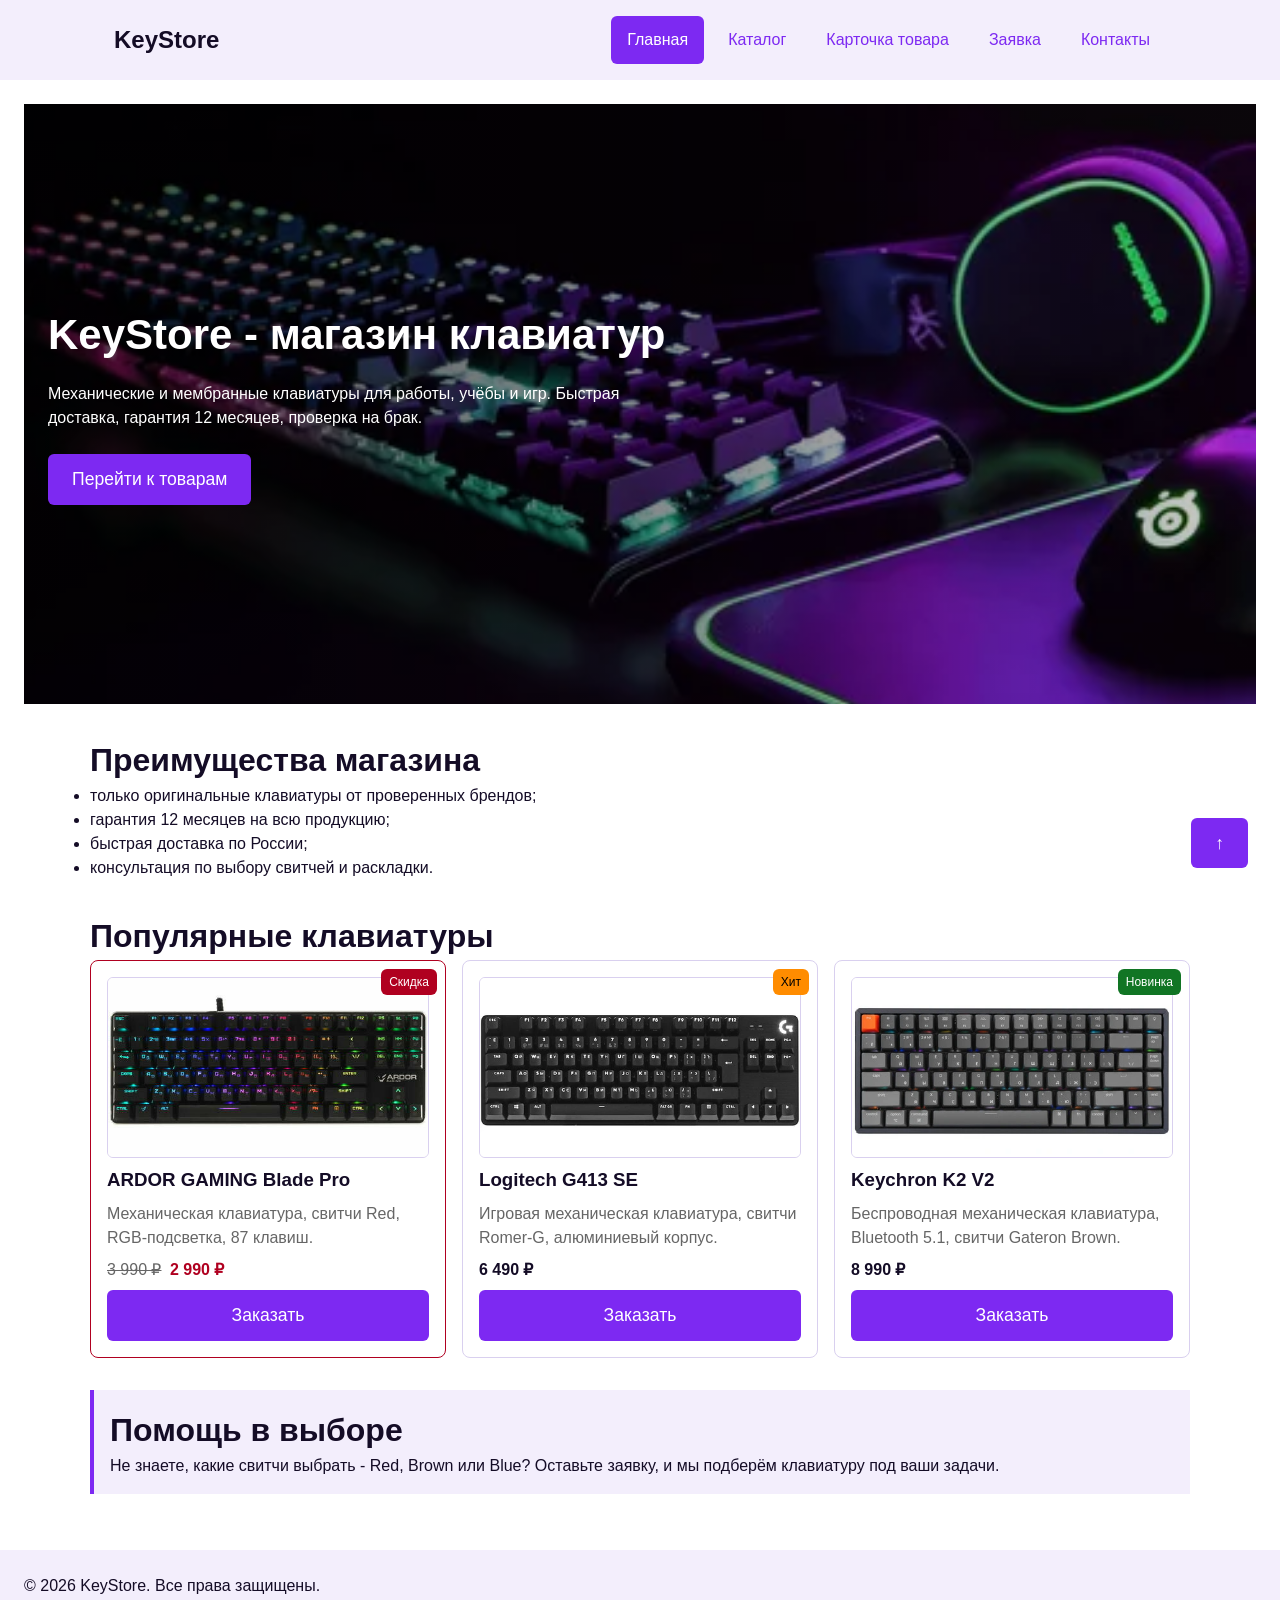
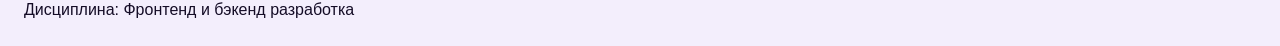
<file: index.html>
<!doctype html>
<html lang="ru">
  <head>
    <meta charset="UTF-8" />
    <meta name="viewport" content="width=device-width, initial-scale=1.0" />
    <meta name="description" content="KeyStore - учебный интернет-магазин механических и мембранных клавиатур. Каталог, характеристики, заявка." />
    <meta name="twitter:card" content="summary_large_image">
    <meta property="og:type" content="website" />
    <meta property="og:title" content="KeyStore - магазин клавиатур" />
    <meta property="og:description" content="Механические и мембранные клавиатуры для работы и игр." />
    <meta property="og:image" content="https://z1kax.github.io/kr3-responsive-shop/images/preview.jpg" />
    <title>KeyStore - магазин клавиатур</title>
    
    <!-- Подключение стилей -->
    <link rel="icon" type="image/svg+xml" href="images/favicon.svg" />
    <link rel="stylesheet" href="css/style.css" />
    <link rel="stylesheet" href="css/responsive.css" />
    <script src="js/main.js" defer></script>
  </head>
  <body>
    <a class="skip-link" href="#main">Перейти к основному содержимому</a>
    <header class="site-header">
      <div class="site-header__inner">
        <a class="site-header__logo" href="index.html">KeyStore</a>
        <nav class="site-nav" aria-label="Основная навигация">
          <ul class="site-nav__list">
            <li class="site-nav__item"><a class="site-nav__link site-nav__link--active" href="index.html" aria-current="page">Главная</a></li>
            <li class="site-nav__item"><a class="site-nav__link" href="catalog.html">Каталог</a></li>
            <li class="site-nav__item"><a class="site-nav__link" href="product.html">Карточка товара</a></li>
            <li class="site-nav__item"><a class="site-nav__link" href="order.html">Заявка</a></li>
            <li class="site-nav__item"><a class="site-nav__link" href="contacts.html">Контакты</a></li>
          </ul>
        </nav>
      </div>
    </header>

    <main id="main">
      <section class="hero">
        <div class="hero__background">
          <!-- Этап 14. Использование picture -->
          <picture>
            <source media="(min-width: 768px)" srcset="images/hero-keyboard.jpg">
            <img class="hero__image" src="images/hero-keyboard.jpg" alt="Игровая клавиатура с подсветкой" width="1200" height="600" />
          </picture>
        </div>
        <div class="hero__content">
          <h1>KeyStore - магазин клавиатур</h1>
          <p>Механические и мембранные клавиатуры для работы, учёбы и игр. Быстрая доставка, гарантия 12 месяцев, проверка на брак.</p>
          <a class="button button--primary" href="#popular">Перейти к товарам</a>
        </div>
      </section>

      <section class="section" id="advantages">
        <h2>Преимущества магазина</h2>
        <ul class="advantages-list">
          <li>только оригинальные клавиатуры от проверенных брендов;</li>
          <li>гарантия 12 месяцев на всю продукцию;</li>
          <li>быстрая доставка по России;</li>
          <li>консультация по выбору свитчей и раскладки.</li>
        </ul>
      </section>

      <section class="section" id="popular">
        <h2>Популярные клавиатуры</h2>
        <div class="products-grid">
          <!-- Товар 1 -->
          <article class="product-card product-card--discount">
            <span class="product-card__badge product-card__badge--discount">Скидка</span>
            <div class="product-card__image-wrap">
              <img class="product-card__image" src="images/keyboard-ardor.jpg" srcset="images/keyboard-ardor.jpg 480w, images/keyboard-ardor.jpg 960w" sizes="(max-width: 639px) 100vw, (max-width: 1023px) 50vw, 33vw" alt="Механическая клавиатура ARDOR GAMING Blade Pro" width="640" height="360" loading="lazy" />
            </div>
            <h3 class="product-card__title">ARDOR GAMING Blade Pro</h3>
            <p class="product-card__description">Механическая клавиатура, свитчи Red, RGB-подсветка, 87 клавиш.</p>
            <p class="product-card__price"><span class="product-card__price-old">3 990 ₽</span> 2 990 ₽</p>
            <button class="button button--primary product-card__button" type="button" data-product="ARDOR GAMING Blade Pro">Заказать</button>
          </article>

          <!-- Товар 2 -->
          <article class="product-card">
            <span class="product-card__badge product-card__badge--hit">Хит</span>
            <div class="product-card__image-wrap">
              <img class="product-card__image" src="images/keyboard-logitech.jpg" srcset="images/keyboard-logitech.jpg 480w, images/keyboard-logitech.jpg 960w" sizes="(max-width: 639px) 100vw, (max-width: 1023px) 50vw, 33vw" alt="Игровая механическая клавиатура Logitech G413 SE" width="640" height="360" loading="lazy" />
            </div>
            <h3 class="product-card__title">Logitech G413 SE</h3>
            <p class="product-card__description">Игровая механическая клавиатура, свитчи Romer-G, алюминиевый корпус.</p>
            <p class="product-card__price">6 490 ₽</p>
            <button class="button button--primary product-card__button" type="button" data-product="Logitech G413 SE">Заказать</button>
          </article>

          <!-- Товар 3 -->
          <article class="product-card">
            <span class="product-card__badge product-card__badge--new">Новинка</span>
            <div class="product-card__image-wrap">
              <img class="product-card__image" src="images/keyboard-keychron.jpg" srcset="images/keyboard-keychron.jpg 480w, images/keyboard-keychron.jpg 960w" sizes="(max-width: 639px) 100vw, (max-width: 1023px) 50vw, 33vw" alt="Беспроводная клавиатура Keychron K2 V2" width="640" height="360" loading="lazy" />
            </div>
            <h3 class="product-card__title">Keychron K2 V2</h3>
            <p class="product-card__description">Беспроводная механическая клавиатура, Bluetooth 5.1, свитчи Gateron Brown.</p>
            <p class="product-card__price">8 990 ₽</p>
            <button class="button button--primary product-card__button" type="button" data-product="Keychron K2 V2">Заказать</button>
          </article>
        </div>
      </section>

      <aside class="aside-info">
        <h2>Помощь в выборе</h2>
        <p>Не знаете, какие свитчи выбрать - Red, Brown или Blue? Оставьте заявку, и мы подберём клавиатуру под ваши задачи.</p>
      </aside>
    </main>

    <footer class="site-footer" id="contacts">
      <p>&copy; 2026 KeyStore. Все права защищены.</p>
      <p>Дисциплина: Фронтенд и бэкенд разработка</p>
    </footer>

    <!-- Модальное окно (оставил как в КР1) -->
    <dialog class="order-dialog" id="order-dialog" aria-labelledby="order-dialog-title">
      <h2 class="order-dialog__title" id="order-dialog-title">Оформление заявки</h2>
      <form class="order-form" id="order-form" action="#" method="post" novalidate>
        <input id="selected-product" name="selected-product" type="hidden" />
        <div class="order-form__field">
          <label class="order-form__label" for="order-name">Имя</label>
          <input class="order-form__input" id="order-name" name="name" type="text" placeholder="Введите ваше имя" minlength="2" autocomplete="given-name" required />
        </div>
        <div class="order-form__field">
          <label class="order-form__label" for="order-email">E-mail</label>
          <input class="order-form__input" id="order-email" name="email" type="email" placeholder="example@mail.ru" autocomplete="email" required />
        </div>
        <div class="order-form__field">
          <label class="order-form__label" for="order-phone">Телефон</label>
          <input class="order-form__input" id="order-phone" name="phone" type="tel" inputmode="tel" placeholder="+7 (900) 000-00-00" pattern="^\+7 \(\d{3}\) \d{3}-\d{2}-\d{2}$" required />
          <small>Формат: +7 (900) 000-00-00</small>
        </div>
        <div class="order-form__field">
          <label class="order-form__label" for="order-date">Дата связи</label>
          <input class="order-form__input" id="order-date" name="date" type="date" />
        </div>
        <div class="order-form__field">
          <label class="order-form__label" for="order-topic">Тема заявки</label>
          <select class="order-form__select" id="order-topic" name="topic" required>
            <option value="">Выберите тему</option>
            <option value="product">Заказ клавиатуры</option>
            <option value="consultation">Консультация по выбору</option>
            <option value="delivery">Вопрос по доставке</option>
          </select>
        </div>
        <div class="order-form__field">
          <label class="order-form__label" for="order-comment">Комментарий</label>
          <textarea class="order-form__textarea" id="order-comment" name="comment" rows="4" placeholder="Укажите дополнительную информацию"></textarea>
        </div>
        <div class="order-form__field">
          <label class="order-form__label">
            <input class="order-form__input" id="order-agreement" name="agreement" type="checkbox" required />
            Я согласен на обработку данных
          </label>
        </div>
        <div class="order-form__actions">
          <button class="button button--secondary" type="button" id="close-order-dialog">Закрыть</button>
          <button class="button button--primary" type="submit">Отправить заявку</button>
        </div>
      </form>
    </dialog>

    <p class="success-message" id="success-message" hidden>Форма успешно отправлена!</p>
    <a class="button button--primary scroll-top" href="#" aria-label="Наверх">↑</a>
  </body>
</html>
</file>
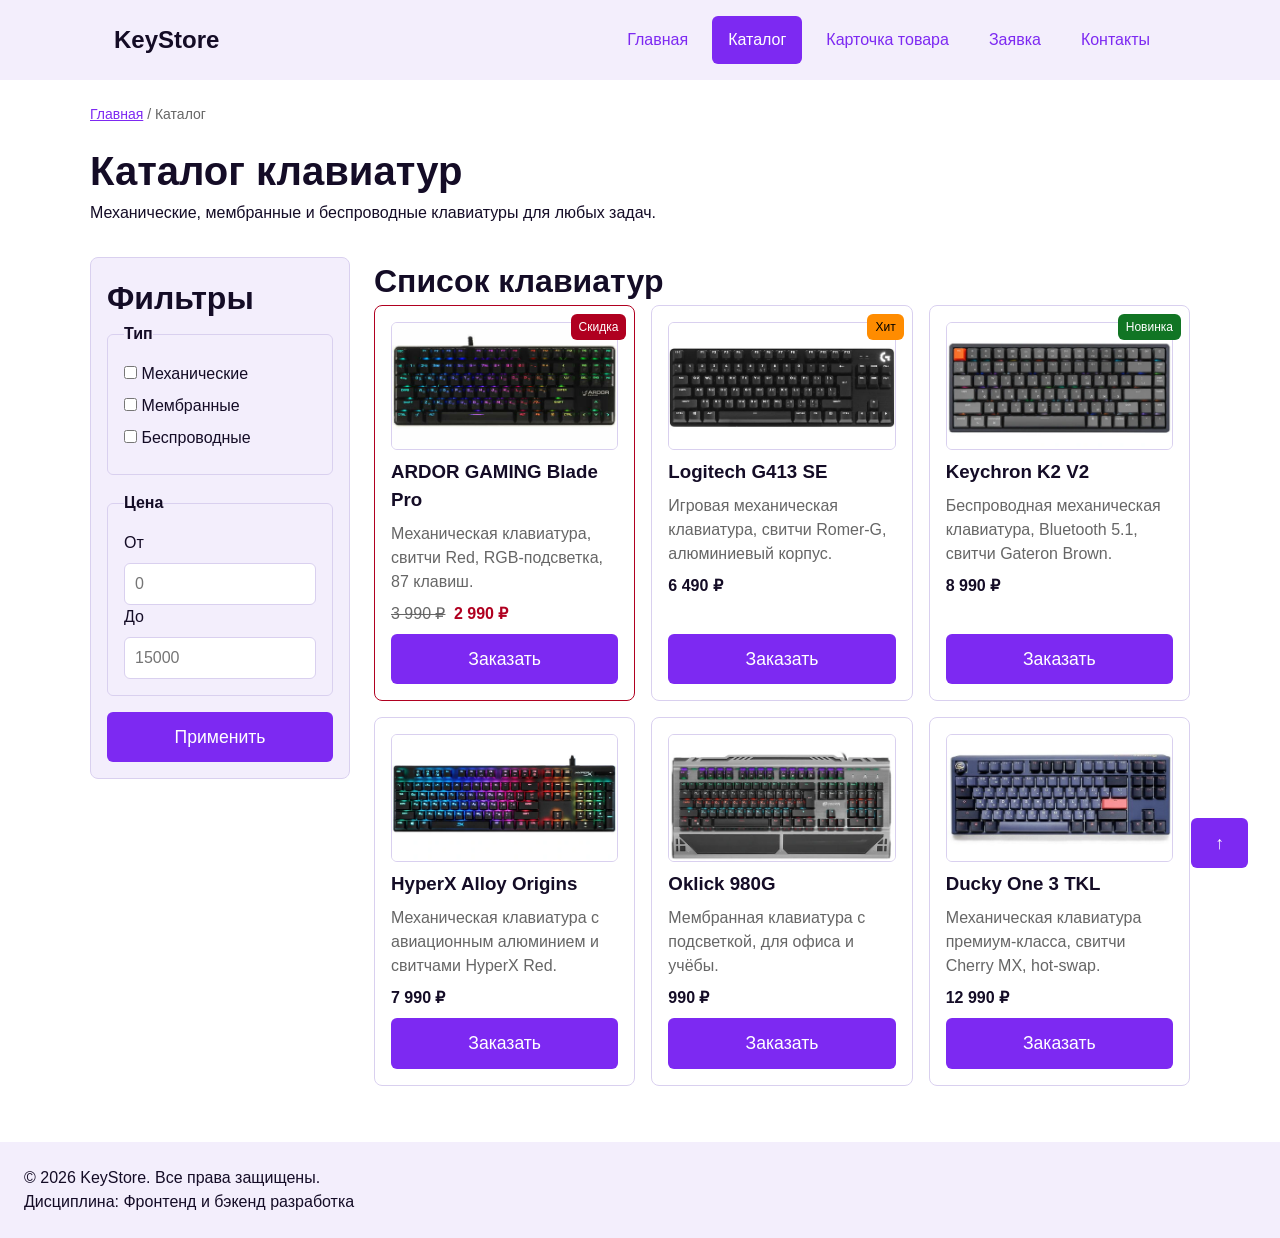
<file: catalog.html>
<!DOCTYPE html>
<html lang="ru">
<head>
  <meta charset="UTF-8">
  <meta name="viewport" content="width=device-width, initial-scale=1.0">
  <meta name="description" content="Каталог клавиатур KeyStore - механические, мембранные, беспроводные.">
  <meta name="twitter:card" content="summary_large_image">
  <meta property="og:type" content="website">
  <meta property="og:title" content="Каталог клавиатур - KeyStore">
  <meta property="og:description" content="Каталог механических и мембранных клавиатур KeyStore.">
  <meta property="og:image" content="https://z1kax.github.io/kr3-responsive-shop/images/preview.jpg">
  <title>Каталог клавиатур - KeyStore</title>
  
  <!-- Подключение стилей -->
  <link rel="icon" type="image/svg+xml" href="images/favicon.svg" />
  <link rel="stylesheet" href="css/style.css">
  <link rel="stylesheet" href="css/responsive.css">
  <script src="js/main.js" defer></script>
</head>
<body>
  <a class="skip-link" href="#main">Перейти к основному содержимому</a>
  <header class="site-header">
    <div class="site-header__inner">
      <a class="site-header__logo" href="index.html">KeyStore</a>
      <nav class="site-nav" aria-label="Основная навигация">
        <ul class="site-nav__list">
          <li class="site-nav__item"><a class="site-nav__link" href="index.html">Главная</a></li>
          <li class="site-nav__item"><a class="site-nav__link site-nav__link--active" href="catalog.html" aria-current="page">Каталог</a></li>
          <li class="site-nav__item"><a class="site-nav__link" href="product.html">Карточка товара</a></li>
          <li class="site-nav__item"><a class="site-nav__link" href="order.html">Заявка</a></li>
          <li class="site-nav__item"><a class="site-nav__link" href="contacts.html">Контакты</a></li>
        </ul>
      </nav>
    </div>
  </header>

  <main id="main">
    <nav class="breadcrumbs" aria-label="Хлебные крошки">
      <a class="breadcrumbs__link" href="index.html">Главная</a>
      <span class="breadcrumbs__current">Каталог</span>
    </nav>

    <section class="section">
      <h1>Каталог клавиатур</h1>
      <p>Механические, мембранные и беспроводные клавиатуры для любых задач.</p>
    </section>

    <section class="catalog-layout">
      <aside class="catalog-filters">
        <h2>Фильтры</h2>
        <form class="filters-form" action="#" method="get">
          <fieldset>
            <legend>Тип</legend>
            <label><input type="checkbox" name="type" value="mechanical"> Механические</label>
            <label><input type="checkbox" name="type" value="membrane"> Мембранные</label>
            <label><input type="checkbox" name="type" value="wireless"> Беспроводные</label>
          </fieldset>
          <fieldset>
            <legend>Цена</legend>
            <label for="price-from">От</label>
            <input id="price-from" name="price-from" type="number" min="0" placeholder="0">
            <label for="price-to">До</label>
            <input id="price-to" name="price-to" type="number" min="0" placeholder="15000">
          </fieldset>
          <button class="button button--primary" type="submit">Применить</button>
        </form>
      </aside>

      <section class="catalog-products">
        <h2>Список клавиатур</h2>
        <div class="products-grid">
          <article class="product-card product-card--discount">
            <span class="product-card__badge product-card__badge--discount">Скидка</span>
            <div class="product-card__image-wrap">
              <img class="product-card__image" src="images/keyboard-ardor.jpg" srcset="images/keyboard-ardor.jpg 480w, images/keyboard-ardor.jpg 960w" sizes="(max-width: 639px) 100vw, (max-width: 1023px) 50vw, 33vw" alt="Механическая клавиатура ARDOR GAMING Blade Pro" width="640" height="360" loading="lazy">
            </div>
            <h3 class="product-card__title">ARDOR GAMING Blade Pro</h3>
            <p class="product-card__description">Механическая клавиатура, свитчи Red, RGB-подсветка, 87 клавиш.</p>
            <p class="product-card__price"><span class="product-card__price-old">3 990 ₽</span> 2 990 ₽</p>
            <button class="button button--primary product-card__button" type="button" data-product="ARDOR GAMING Blade Pro">Заказать</button>
          </article>

          <article class="product-card">
            <span class="product-card__badge product-card__badge--hit">Хит</span>
            <div class="product-card__image-wrap">
              <img class="product-card__image" src="images/keyboard-logitech.jpg" srcset="images/keyboard-logitech.jpg 480w, images/keyboard-logitech.jpg 960w" sizes="(max-width: 639px) 100vw, (max-width: 1023px) 50vw, 33vw" alt="Игровая механическая клавиатура Logitech G413 SE" width="640" height="360" loading="lazy">
            </div>
            <h3 class="product-card__title">Logitech G413 SE</h3>
            <p class="product-card__description">Игровая механическая клавиатура, свитчи Romer-G, алюминиевый корпус.</p>
            <p class="product-card__price">6 490 ₽</p>
            <button class="button button--primary product-card__button" type="button" data-product="Logitech G413 SE">Заказать</button>
          </article>

          <article class="product-card">
            <span class="product-card__badge product-card__badge--new">Новинка</span>
            <div class="product-card__image-wrap">
              <img class="product-card__image" src="images/keyboard-keychron.jpg" srcset="images/keyboard-keychron.jpg 480w, images/keyboard-keychron.jpg 960w" sizes="(max-width: 639px) 100vw, (max-width: 1023px) 50vw, 33vw" alt="Беспроводная клавиатура Keychron K2 V2" width="640" height="360" loading="lazy">
            </div>
            <h3 class="product-card__title">Keychron K2 V2</h3>
            <p class="product-card__description">Беспроводная механическая клавиатура, Bluetooth 5.1, свитчи Gateron Brown.</p>
            <p class="product-card__price">8 990 ₽</p>
            <button class="button button--primary product-card__button" type="button" data-product="Keychron K2 V2">Заказать</button>
          </article>

          <article class="product-card">
            <div class="product-card__image-wrap">
              <img class="product-card__image" src="images/keyboard-hyperx.jpg" srcset="images/keyboard-hyperx.jpg 480w, images/keyboard-hyperx.jpg 960w" sizes="(max-width: 639px) 100vw, (max-width: 1023px) 50vw, 33vw" alt="Механическая клавиатура HyperX Alloy Origins" width="640" height="360" loading="lazy">
            </div>
            <h3 class="product-card__title">HyperX Alloy Origins</h3>
            <p class="product-card__description">Механическая клавиатура с авиационным алюминием и свитчами HyperX Red.</p>
            <p class="product-card__price">7 990 ₽</p>
            <button class="button button--primary product-card__button" type="button" data-product="HyperX Alloy Origins">Заказать</button>
          </article>

          <article class="product-card">
            <div class="product-card__image-wrap">
              <img class="product-card__image" src="images/keyboard-oklick.jpg" srcset="images/keyboard-oklick.jpg 480w, images/keyboard-oklick.jpg 960w" sizes="(max-width: 639px) 100vw, (max-width: 1023px) 50vw, 33vw" alt="Мембранная клавиатура Oklick 980G" width="640" height="360" loading="lazy">
            </div>
            <h3 class="product-card__title">Oklick 980G</h3>
            <p class="product-card__description">Мембранная клавиатура с подсветкой, для офиса и учёбы.</p>
            <p class="product-card__price">990 ₽</p>
            <button class="button button--primary product-card__button" type="button" data-product="Oklick 980G">Заказать</button>
          </article>

          <article class="product-card">
            <div class="product-card__image-wrap">
              <img class="product-card__image" src="images/keyboard-ducky.jpg" srcset="images/keyboard-ducky.jpg 480w, images/keyboard-ducky.jpg 960w" sizes="(max-width: 639px) 100vw, (max-width: 1023px) 50vw, 33vw" alt="Механическая клавиатура Ducky One 3 TKL" width="640" height="360" loading="lazy">
            </div>
            <h3 class="product-card__title">Ducky One 3 TKL</h3>
            <p class="product-card__description">Механическая клавиатура премиум-класса, свитчи Cherry MX, hot-swap.</p>
            <p class="product-card__price">12 990 ₽</p>
            <button class="button button--primary product-card__button" type="button" data-product="Ducky One 3 TKL">Заказать</button>
          </article>
        </div>
      </section>
    </section>
  </main>

  <footer class="site-footer">
    <p>&copy; 2026 KeyStore. Все права защищены.</p>
    <p>Дисциплина: Фронтенд и бэкенд разработка</p>
  </footer>
  
  <!-- Модальное окно и скрипты остаются без изменений -->
  <dialog class="order-dialog" id="order-dialog" aria-labelledby="order-dialog-title">
    <h2 class="order-dialog__title" id="order-dialog-title">Оформление заявки</h2>
    <form class="order-form" id="order-form" action="#" method="post" novalidate>
      <input id="selected-product" name="selected-product" type="hidden">
      <div class="order-form__field">
        <label class="order-form__label" for="order-name">Имя</label>
        <input class="order-form__input" id="order-name" name="name" type="text" minlength="2" required>
      </div>
      <div class="order-form__field">
        <label class="order-form__label" for="order-email">E-mail</label>
        <input class="order-form__input" id="order-email" name="email" type="email" required>
      </div>
      <div class="order-form__field">
        <label class="order-form__label" for="order-phone">Телефон</label>
        <input class="order-form__input" id="order-phone" name="phone" type="tel" pattern="^\+7 \(\d{3}\) \d{3}-\d{2}-\d{2}$" required>
        <small>Формат: +7 (900) 000-00-00</small>
      </div>
      <div class="order-form__field">
        <label class="order-form__label" for="order-topic">Тема заявки</label>
        <select class="order-form__select" id="order-topic" name="topic" required>
          <option value="">Выберите тему</option>
          <option value="product">Заказ клавиатуры</option>
          <option value="consultation">Консультация по выбору</option>
          <option value="delivery">Вопрос по доставке</option>
        </select>
      </div>
      <div class="order-form__field">
        <label class="order-form__label" for="order-comment">Комментарий</label>
        <textarea class="order-form__textarea" id="order-comment" name="comment" rows="4"></textarea>
      </div>
      <div class="order-form__field">
        <label class="order-form__label">
          <input class="order-form__input" id="order-agreement" name="agreement" type="checkbox" required>
          Я согласен на обработку данных
        </label>
      </div>
      <div class="order-form__actions">
        <button class="button button--secondary" type="button" id="close-order-dialog">Закрыть</button>
        <button class="button button--primary" type="submit">Отправить заявку</button>
      </div>
    </form>
  </dialog>
  <p class="success-message" id="success-message" hidden>Форма успешно отправлена!</p>
  <a class="button button--primary scroll-top" href="#" aria-label="Наверх">↑</a>
</body>
</html>
</file>
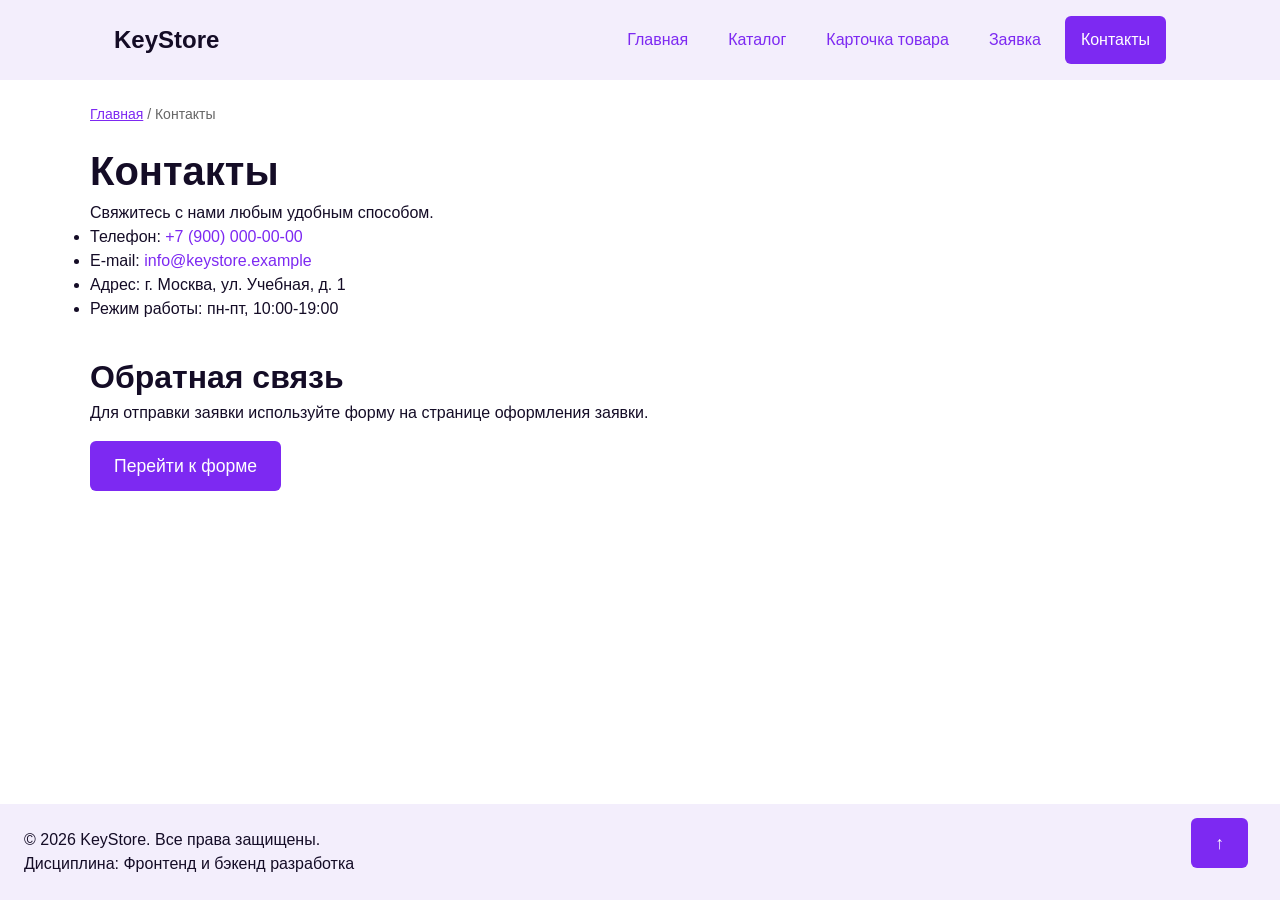
<file: contacts.html>
<!DOCTYPE html>
<html lang="ru">
<head>
  <meta charset="UTF-8">
  <meta name="viewport" content="width=device-width, initial-scale=1.0">
  <meta name="description" content="Контакты магазина клавиатур KeyStore.">
  <meta name="twitter:card" content="summary_large_image">
  <meta property="og:type" content="website">
  <meta property="og:title" content="Контакты - KeyStore">
  <meta property="og:description" content="Контактная информация магазина клавиатур KeyStore.">
  <meta property="og:image" content="https://z1kax.github.io/kr3-responsive-shop/images/preview.jpg">

  <title>Контакты - KeyStore</title>

  <link rel="icon" type="image/svg+xml" href="images/favicon.svg">
  <link rel="stylesheet" href="css/style.css">
  <link rel="stylesheet" href="css/responsive.css">
  <script src="js/main.js" defer></script>
</head>
<body>
  <a class="skip-link" href="#main">Перейти к основному содержимому</a>
  <header class="site-header">
    <div class="site-header__inner">
      <a class="site-header__logo" href="index.html">KeyStore</a>
      <nav class="site-nav" aria-label="Основная навигация">
        <ul class="site-nav__list">
          <li class="site-nav__item"><a class="site-nav__link" href="index.html">Главная</a></li>
          <li class="site-nav__item"><a class="site-nav__link" href="catalog.html">Каталог</a></li>
          <li class="site-nav__item"><a class="site-nav__link" href="product.html">Карточка товара</a></li>
          <li class="site-nav__item"><a class="site-nav__link" href="order.html">Заявка</a></li>
          <li class="site-nav__item"><a class="site-nav__link site-nav__link--active" href="contacts.html" aria-current="page">Контакты</a></li>
        </ul>
      </nav>
    </div>
  </header>

  <main id="main">
    <nav class="breadcrumbs" aria-label="Хлебные крошки">
      <a class="breadcrumbs__link" href="index.html">Главная</a>
      <span class="breadcrumbs__current">Контакты</span>
    </nav>

    <section class="section">
      <h1>Контакты</h1>
      <p>Свяжитесь с нами любым удобным способом.</p>
      <ul>
        <li>Телефон: <a href="tel:+79000000000">+7 (900) 000-00-00</a></li>
        <li>E-mail: <a href="mailto:info@keystore.example">info@keystore.example</a></li>
        <li>Адрес: г. Москва, ул. Учебная, д. 1</li>
        <li>Режим работы: пн-пт, 10:00-19:00</li>
      </ul>
    </section>

    <section class="section" id="feedback">
      <h2>Обратная связь</h2>
      <p>Для отправки заявки используйте форму на странице оформления заявки.</p>
      <a class="button button--primary" href="order.html">Перейти к форме</a>
    </section>
  </main>

  <footer class="site-footer">
    <p>&copy; 2026 KeyStore. Все права защищены.</p>
    <p>Дисциплина: Фронтенд и бэкенд разработка</p>
  </footer>

  <a class="button button--primary scroll-top" href="#" aria-label="Наверх">↑</a>
</body>
</html>
</file>
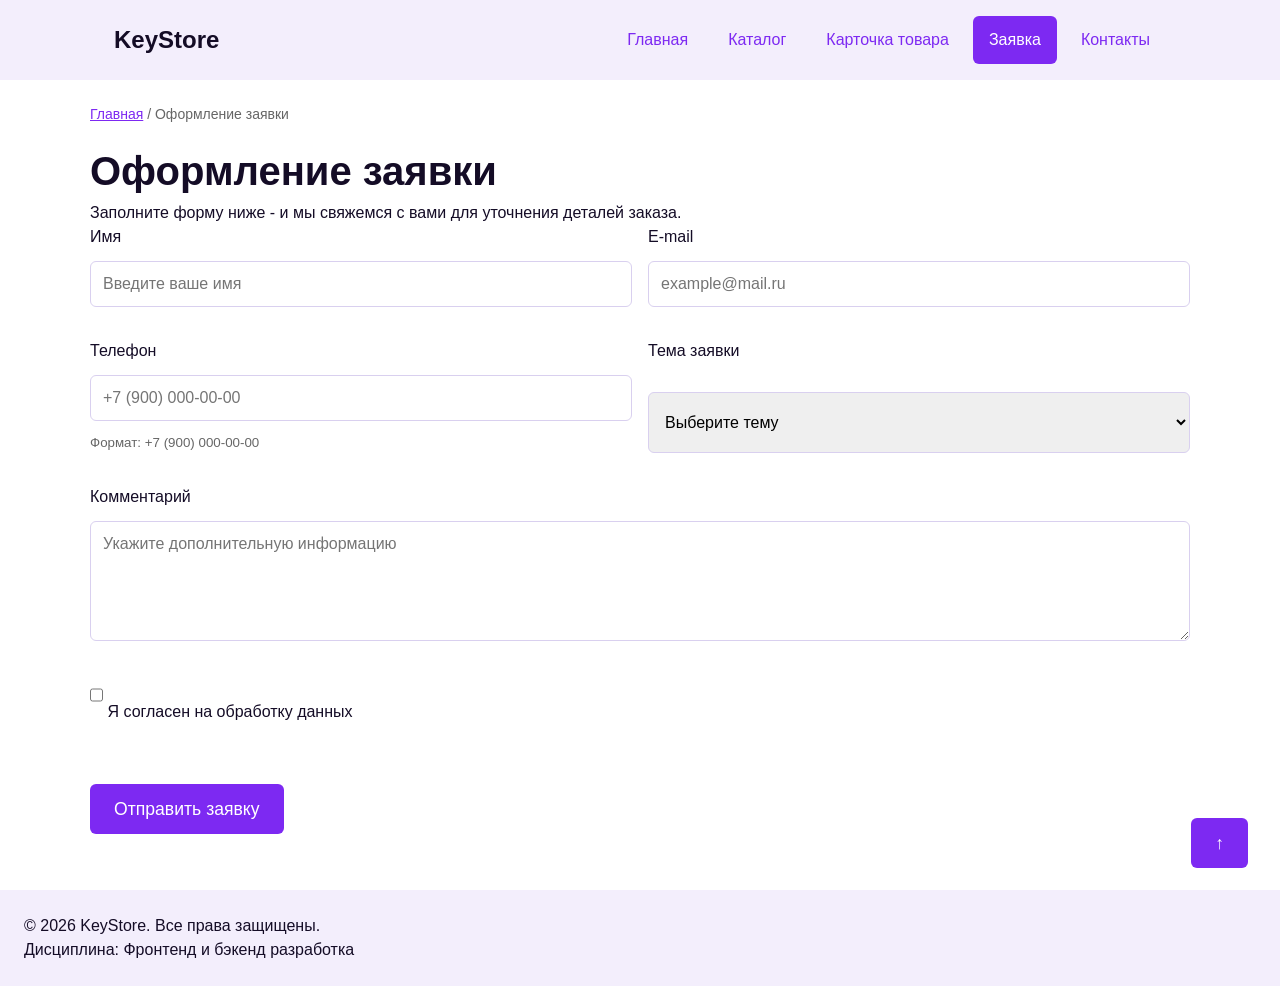
<file: order.html>
<!DOCTYPE html>
<html lang="ru">
<head>
  <meta charset="UTF-8">
  <meta name="viewport" content="width=device-width, initial-scale=1.0">
  <meta name="description" content="Оформление заявки на клавиатуру в магазине KeyStore.">
  <meta name="twitter:card" content="summary_large_image">
  <meta property="og:type" content="website">
  <meta property="og:title" content="Оформление заявки - KeyStore">
  <meta property="og:description" content="Оформление заявки на клавиатуру в магазине KeyStore.">
  <meta property="og:image" content="https://z1kax.github.io/kr3-responsive-shop/images/preview.jpg">

  <title>Оформление заявки - KeyStore</title>

  <link rel="icon" type="image/svg+xml" href="images/favicon.svg">
  <link rel="stylesheet" href="css/style.css">
  <link rel="stylesheet" href="css/responsive.css">
  <script src="js/main.js" defer></script>
</head>
<body>
  <a class="skip-link" href="#main">Перейти к основному содержимому</a>
  <header class="site-header">
    <div class="site-header__inner">
      <a class="site-header__logo" href="index.html">KeyStore</a>
      <nav class="site-nav" aria-label="Основная навигация">
        <ul class="site-nav__list">
          <li class="site-nav__item"><a class="site-nav__link" href="index.html">Главная</a></li>
          <li class="site-nav__item"><a class="site-nav__link" href="catalog.html">Каталог</a></li>
          <li class="site-nav__item"><a class="site-nav__link" href="product.html">Карточка товара</a></li>
          <li class="site-nav__item"><a class="site-nav__link site-nav__link--active" href="order.html" aria-current="page">Заявка</a></li>
          <li class="site-nav__item"><a class="site-nav__link" href="contacts.html">Контакты</a></li>
        </ul>
      </nav>
    </div>
  </header>

  <main id="main">
    <nav class="breadcrumbs" aria-label="Хлебные крошки">
      <a class="breadcrumbs__link" href="index.html">Главная</a>
      <span class="breadcrumbs__current">Оформление заявки</span>
    </nav>

    <section class="section">
      <h1>Оформление заявки</h1>
      <p>Заполните форму ниже - и мы свяжемся с вами для уточнения деталей заказа.</p>

      <form class="order-form" action="#" method="post">
        <div class="order-form__field">
          <label class="order-form__label" for="order-page-name">Имя</label>
          <input class="order-form__input" id="order-page-name" name="name" type="text"
                 placeholder="Введите ваше имя" minlength="2" required>
        </div>

        <div class="order-form__field">
          <label class="order-form__label" for="order-page-email">E-mail</label>
          <input class="order-form__input" id="order-page-email" name="email" type="email"
                 placeholder="example@mail.ru" required>
        </div>

        <div class="order-form__field">
          <label class="order-form__label" for="order-page-phone">Телефон</label>
          <input class="order-form__input" id="order-page-phone" name="phone" type="tel"
                 inputmode="tel" placeholder="+7 (900) 000-00-00"
                 pattern="^\+7 \(\d{3}\) \d{3}-\d{2}-\d{2}$" required>
          <small>Формат: +7 (900) 000-00-00</small>
        </div>

        <div class="order-form__field">
          <label class="order-form__label" for="order-page-topic">Тема заявки</label>
          <select class="order-form__select" id="order-page-topic" name="topic" required>
            <option value="">Выберите тему</option>
            <option value="product">Заказ клавиатуры</option>
            <option value="consultation">Консультация по выбору</option>
            <option value="delivery">Вопрос по доставке</option>
          </select>
        </div>

        <div class="order-form__field">
          <label class="order-form__label" for="order-page-comment">Комментарий</label>
          <textarea class="order-form__textarea" id="order-page-comment" name="comment"
                    rows="4" placeholder="Укажите дополнительную информацию"></textarea>
        </div>

        <div class="order-form__field">
          <label class="order-form__label">
            <input class="order-form__input" id="order-page-agreement" name="agreement"
                   type="checkbox" required>
            Я согласен на обработку данных
          </label>
        </div>

        <div class="order-form__actions">
          <button class="button button--primary" type="submit">Отправить заявку</button>
        </div>
      </form>
    </section>
  </main>

  <footer class="site-footer">
    <p>&copy; 2026 KeyStore. Все права защищены.</p>
    <p>Дисциплина: Фронтенд и бэкенд разработка</p>
  </footer>

  <a class="button button--primary scroll-top" href="#" aria-label="Наверх">↑</a>
</body>
</html>
</file>
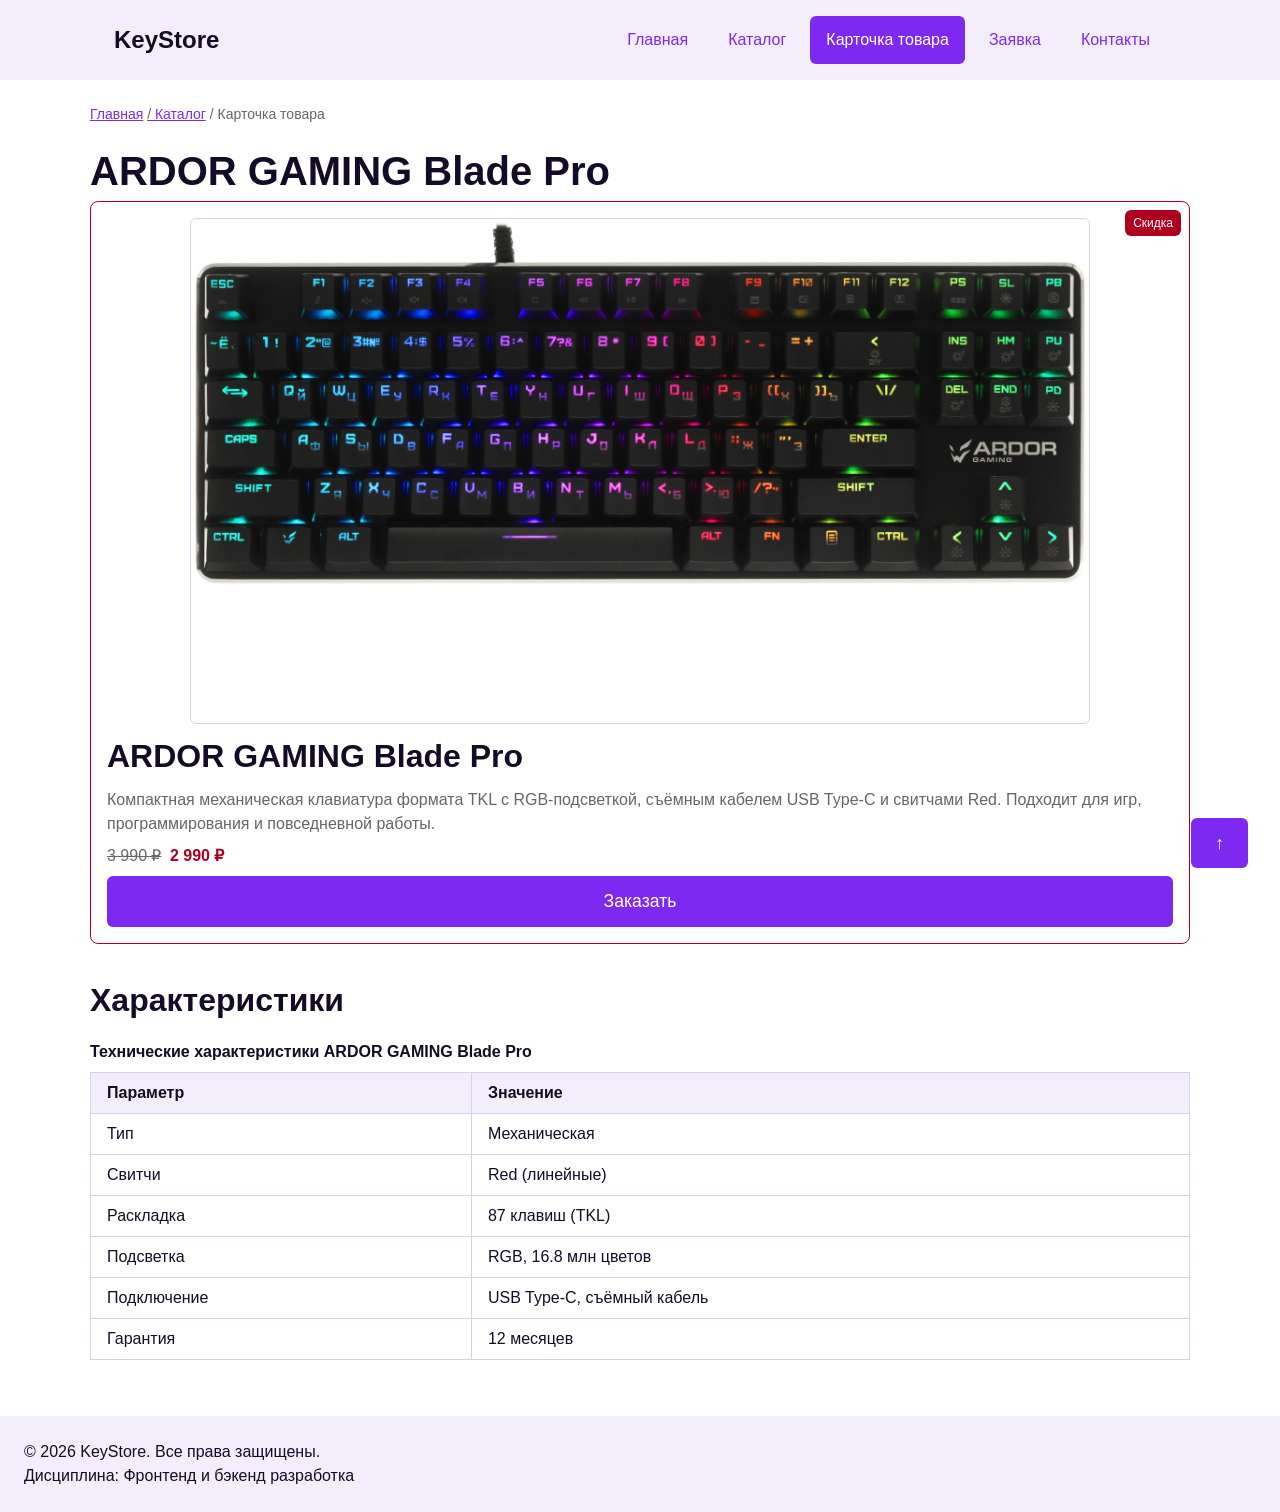
<file: product.html>
<!DOCTYPE html>
<html lang="ru">
<head>
  <meta charset="UTF-8">
  <meta name="viewport" content="width=device-width, initial-scale=1.0">
  <meta name="description" content="ARDOR GAMING Blade Pro - механическая клавиатура с RGB-подсветкой и свитчами Red.">
  <meta name="twitter:card" content="summary_large_image">
  <meta property="og:type" content="website">
  <meta property="og:title" content="ARDOR GAMING Blade Pro - KeyStore">
  <meta property="og:description" content="Механическая клавиатура с RGB-подсветкой и свитчами Red.">
  <meta property="og:image" content="https://z1kax.github.io/kr3-responsive-shop/images/preview.jpg">
  <title>ARDOR GAMING Blade Pro - KeyStore</title>
  
  <link rel="icon" type="image/svg+xml" href="images/favicon.svg" />
  <link rel="stylesheet" href="css/style.css">
  <link rel="stylesheet" href="css/responsive.css">
  <script src="js/main.js" defer></script>
</head>
<body>
  <a class="skip-link" href="#main">Перейти к основному содержимому</a>
  <header class="site-header">
    <div class="site-header__inner">
      <a class="site-header__logo" href="index.html">KeyStore</a>
      <nav class="site-nav" aria-label="Основная навигация">
        <ul class="site-nav__list">
          <li class="site-nav__item"><a class="site-nav__link" href="index.html">Главная</a></li>
          <li class="site-nav__item"><a class="site-nav__link" href="catalog.html">Каталог</a></li>
          <li class="site-nav__item"><a class="site-nav__link site-nav__link--active" href="product.html" aria-current="page">Карточка товара</a></li>
          <li class="site-nav__item"><a class="site-nav__link" href="order.html">Заявка</a></li>
          <li class="site-nav__item"><a class="site-nav__link" href="contacts.html">Контакты</a></li>
        </ul>
      </nav>
    </div>
  </header>

  <main id="main">
    <nav class="breadcrumbs" aria-label="Хлебные крошки">
      <a class="breadcrumbs__link" href="index.html">Главная</a>
      <a class="breadcrumbs__link" href="catalog.html">Каталог</a>
      <span class="breadcrumbs__current">Карточка товара</span>
    </nav>

    <section class="section">
      <h1>ARDOR GAMING Blade Pro</h1>
      <article class="product-card product-card--discount">
        <span class="product-card__badge product-card__badge--discount">Скидка</span>
        <div class="product-card__image-wrap product-card__image-wrap--large">
          <img class="product-card__image product-card__image--large" src="images/keyboard-ardor-large.jpg" srcset="images/keyboard-ardor-large.jpg 600w, images/keyboard-ardor-large.jpg 1200w" sizes="(max-width: 767px) 100vw, 50vw" alt="Механическая клавиатура ARDOR GAMING Blade Pro" width="1200" height="600" loading="lazy">
        </div>
        <h2 class="product-card__title">ARDOR GAMING Blade Pro</h2>
        <p class="product-card__description">
          Компактная механическая клавиатура формата TKL с RGB-подсветкой,
          съёмным кабелем USB Type-C и свитчами Red.
          Подходит для игр, программирования и повседневной работы.
        </p>
        <p class="product-card__price">
          <span class="product-card__price-old">3 990 ₽</span>
          2 990 ₽
        </p>
        <button class="button button--primary product-card__button" type="button" data-product="ARDOR GAMING Blade Pro">
          Заказать
        </button>
      </article>
    </section>

    <section class="section">
      <h2>Характеристики</h2>
      <!-- Этап 16. Обертка для таблицы -->
      <div class="table-wrapper">
        <table class="product-table">
          <caption>Технические характеристики ARDOR GAMING Blade Pro</caption>
          <thead>
            <tr>
              <th>Параметр</th>
              <th>Значение</th>
            </tr>
          </thead>
          <tbody>
            <tr><td>Тип</td><td>Механическая</td></tr>
            <tr><td>Свитчи</td><td>Red (линейные)</td></tr>
            <tr><td>Раскладка</td><td>87 клавиш (TKL)</td></tr>
            <tr><td>Подсветка</td><td>RGB, 16.8 млн цветов</td></tr>
            <tr><td>Подключение</td><td>USB Type-C, съёмный кабель</td></tr>
            <tr><td>Гарантия</td><td>12 месяцев</td></tr>
          </tbody>
        </table>
      </div>
    </section>
  </main>

  <footer class="site-footer">
    <p>&copy; 2026 KeyStore. Все права защищены.</p>
    <p>Дисциплина: Фронтенд и бэкенд разработка</p>
  </footer>

  <dialog class="order-dialog" id="order-dialog" aria-labelledby="order-dialog-title">
    <h2 class="order-dialog__title" id="order-dialog-title">Оформление заявки</h2>
    <form class="order-form" id="order-form" action="#" method="post" novalidate>
      <input id="selected-product" name="selected-product" type="hidden">
      <div class="order-form__field">
        <label class="order-form__label" for="order-name">Имя</label>
        <input class="order-form__input" id="order-name" name="name" type="text" minlength="2" required>
      </div>
      <div class="order-form__field">
        <label class="order-form__label" for="order-email">E-mail</label>
        <input class="order-form__input" id="order-email" name="email" type="email" required>
      </div>
      <div class="order-form__field">
        <label class="order-form__label" for="order-phone">Телефон</label>
        <input class="order-form__input" id="order-phone" name="phone" type="tel" pattern="^\+7 \(\d{3}\) \d{3}-\d{2}-\d{2}$" required>
      </div>
      <div class="order-form__field">
        <label class="order-form__label" for="order-topic">Тема заявки</label>
        <select class="order-form__select" id="order-topic" name="topic" required>
          <option value="">Выберите тему</option>
          <option value="product">Заказ клавиатуры</option>
          <option value="consultation">Консультация по выбору</option>
          <option value="delivery">Вопрос по доставке</option>
        </select>
      </div>
      <div class="order-form__field">
        <label class="order-form__label" for="order-comment">Комментарий</label>
        <textarea class="order-form__textarea" id="order-comment" name="comment" rows="4"></textarea>
      </div>
      <div class="order-form__field">
        <label class="order-form__label">
          <input class="order-form__input" id="order-agreement" name="agreement" type="checkbox" required>
          Я согласен на обработку данных
        </label>
      </div>
      <div class="order-form__actions">
        <button class="button button--secondary" type="button" id="close-order-dialog">Закрыть</button>
        <button class="button button--primary" type="submit">Отправить заявку</button>
      </div>
    </form>
  </dialog>
  
  <p class="success-message" id="success-message" hidden>Форма успешно отправлена!</p>
  <a class="button button--primary scroll-top" href="#" aria-label="Наверх">↑</a>
</body>
</html>
</file>
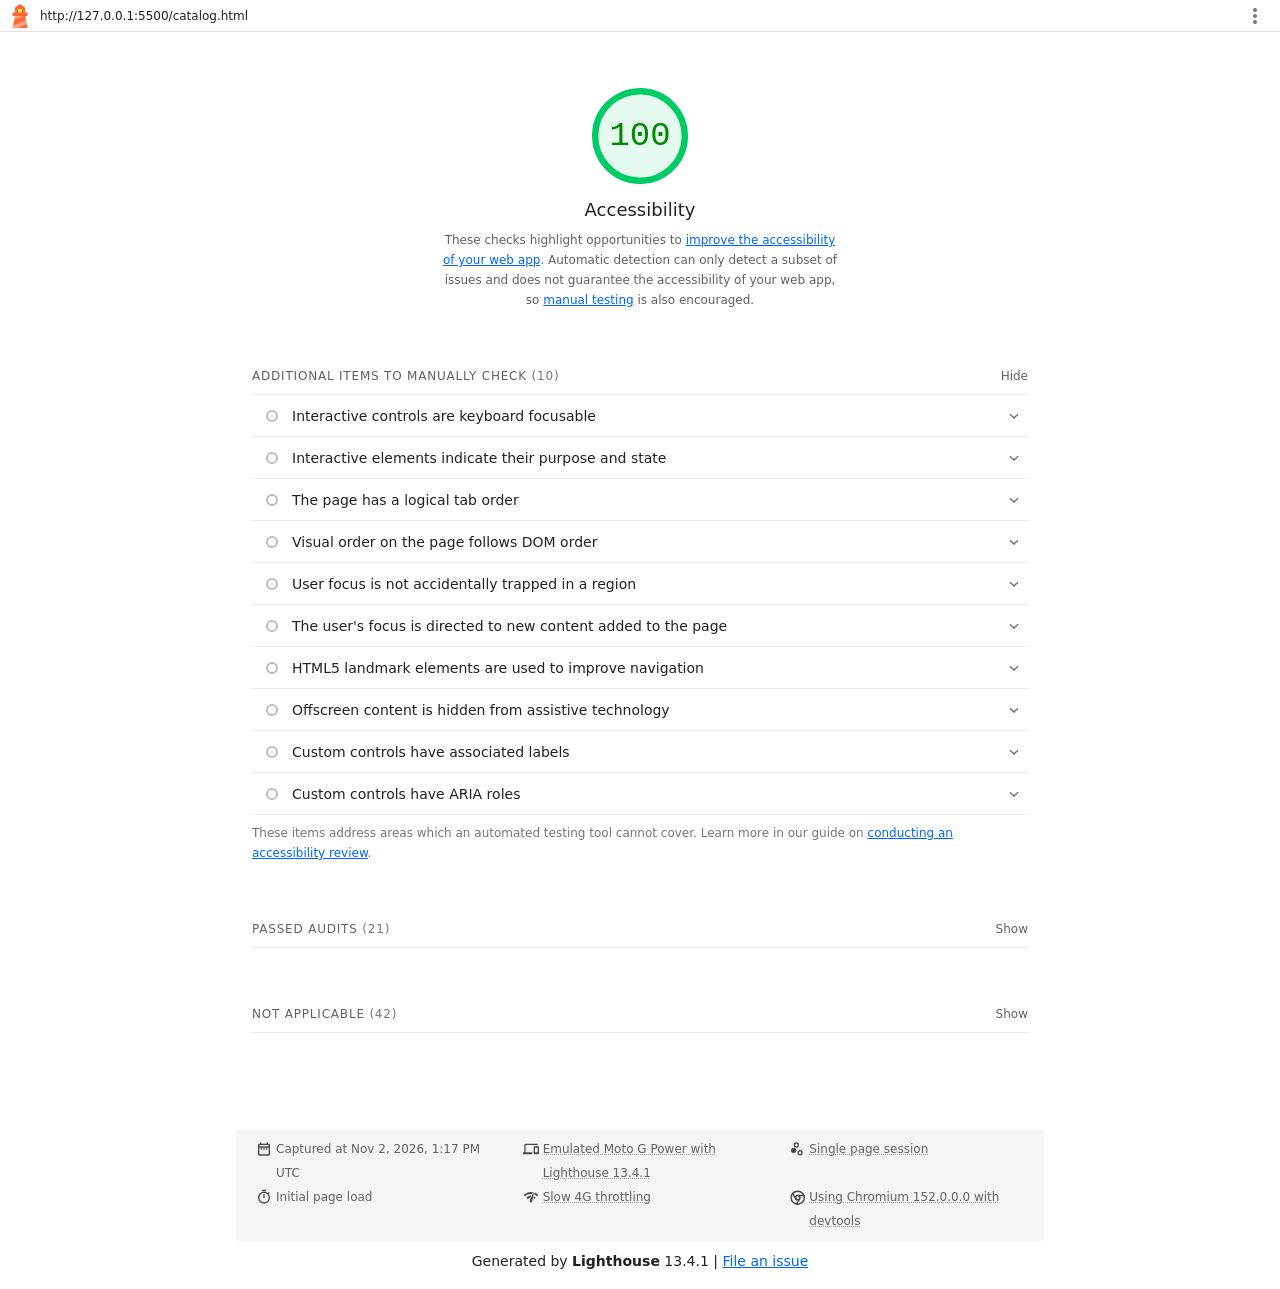
<file: lighthouse/catalog-accessibility.html>
<!--
@license
Copyright 2018 Google LLC
SPDX-License-Identifier: Apache-2.0
-->
<!doctype html>
<html lang="en">
<head>
  <meta charset="utf-8">
  <meta name="viewport" content="width=device-width, initial-scale=1, minimum-scale=1">
  <link rel="icon" href='data:image/svg+xml;utf8,<svg fill="none" xmlns="http://www.w3.org/2000/svg" viewBox="0 0 48 48"><path d="m14 7 10-7 10 7v10h5v7h-5l5 24H9l5-24H9v-7h5V7Z" fill="%23F63"/><path d="M31.561 24H14l-1.689 8.105L31.561 24ZM18.983 48H9l1.022-4.907L35.723 32.27l1.663 7.98L18.983 48Z" fill="%23FFA385"/><path fill="%23FF3" d="M20.5 10h7v7h-7z"/></svg>'>
  <title>Lighthouse Report</title>
  <style>body {margin: 0}</style>
</head>
<body>
  <noscript>Lighthouse report requires JavaScript. Please enable.</noscript>

  <div id="lh-log"></div>

  <script>window.__LIGHTHOUSE_JSON__ = {"lighthouseVersion":"13.4.1","requestedUrl":"http://127.0.0.1:5500/catalog.html","mainDocumentUrl":"http://127.0.0.1:5500/catalog.html","finalDisplayedUrl":"http://127.0.0.1:5500/catalog.html","finalUrl":"http://127.0.0.1:5500/catalog.html","fetchTime":"2026-11-02T13:17:39.063Z","gatherMode":"navigation","runWarnings":[],"userAgent":"Mozilla/5.0 (Windows NT 10.0; Win64; x64) AppleWebKit/537.36 (KHTML, like Gecko) Chrome/152.0.0.0 YaBrowser/26.10.0.0 Safari/537.36","environment":{"networkUserAgent":"Mozilla/5.0 (Linux; Android 11; moto g power (2022)) AppleWebKit/537.36 (KHTML, like Gecko) Chrome/152.0.0.0 Mobile Safari/537.36","hostUserAgent":"Mozilla/5.0 (Windows NT 10.0; Win64; x64) AppleWebKit/537.36 (KHTML, like Gecko) Chrome/152.0.0.0 YaBrowser/26.10.0.0 Safari/537.36","benchmarkIndex":2985.5,"credits":{"axe-core":"4.12.1"}},"audits":{"accesskeys":{"id":"accesskeys","title":"`[accesskey]` values are unique","description":"Access keys let users quickly focus a part of the page. For proper navigation, each access key must be unique. [Learn more about access keys](https://dequeuniversity.com/rules/axe/4.12/accesskeys).","score":null,"scoreDisplayMode":"notApplicable"},"aria-allowed-attr":{"id":"aria-allowed-attr","title":"`[aria-*]` attributes match their roles","description":"Each ARIA `role` supports a specific subset of `aria-*` attributes. Mismatching these invalidates the `aria-*` attributes. [Learn how to match ARIA attributes to their roles](https://dequeuniversity.com/rules/axe/4.12/aria-allowed-attr).","score":1,"scoreDisplayMode":"binary","details":{"type":"table","headings":[{"key":"node","valueType":"node","subItemsHeading":{"key":"relatedNode","valueType":"node"},"label":"Failing Elements"}],"items":[]}},"aria-allowed-role":{"id":"aria-allowed-role","title":"Uses ARIA roles only on compatible elements","description":"Many HTML elements can only be assigned certain ARIA roles. Using ARIA roles where they are not allowed can interfere with the accessibility of the web page. [Learn more about ARIA roles](https://dequeuniversity.com/rules/axe/4.12/aria-allowed-role).","score":null,"scoreDisplayMode":"notApplicable"},"aria-command-name":{"id":"aria-command-name","title":"`button`, `link`, and `menuitem` elements have accessible names","description":"When an element doesn't have an accessible name, screen readers announce it with a generic name, making it unusable for users who rely on screen readers. [Learn how to make command elements more accessible](https://dequeuniversity.com/rules/axe/4.12/aria-command-name).","score":null,"scoreDisplayMode":"notApplicable"},"aria-conditional-attr":{"id":"aria-conditional-attr","title":"ARIA attributes are used as specified for the element's role","description":"Some ARIA attributes are only allowed on an element under certain conditions. [Learn more about conditional ARIA attributes](https://dequeuniversity.com/rules/axe/4.12/aria-conditional-attr).","score":1,"scoreDisplayMode":"binary","details":{"type":"table","headings":[{"key":"node","valueType":"node","subItemsHeading":{"key":"relatedNode","valueType":"node"},"label":"Failing Elements"}],"items":[]}},"aria-deprecated-role":{"id":"aria-deprecated-role","title":"Deprecated ARIA roles were not used","description":"Deprecated ARIA roles may not be processed correctly by assistive technology. [Learn more about deprecated ARIA roles](https://dequeuniversity.com/rules/axe/4.12/aria-deprecated-role).","score":null,"scoreDisplayMode":"notApplicable"},"aria-dialog-name":{"id":"aria-dialog-name","title":"Elements with `role=\"dialog\"` or `role=\"alertdialog\"` have accessible names.","description":"ARIA dialog elements without accessible names may prevent screen readers users from discerning the purpose of these elements. [Learn how to make ARIA dialog elements more accessible](https://dequeuniversity.com/rules/axe/4.12/aria-dialog-name).","score":null,"scoreDisplayMode":"notApplicable"},"aria-hidden-body":{"id":"aria-hidden-body","title":"`[aria-hidden=\"true\"]` is not present on the document `\u003cbody>`","description":"Assistive technologies, like screen readers, work inconsistently when `aria-hidden=\"true\"` is set on the document `\u003cbody>`. [Learn how `aria-hidden` affects the document body](https://dequeuniversity.com/rules/axe/4.12/aria-hidden-body).","score":1,"scoreDisplayMode":"binary","details":{"type":"table","headings":[{"key":"node","valueType":"node","subItemsHeading":{"key":"relatedNode","valueType":"node"},"label":"Failing Elements"}],"items":[]}},"aria-hidden-focus":{"id":"aria-hidden-focus","title":"`[aria-hidden=\"true\"]` elements do not contain focusable descendents","description":"Focusable descendents within an `[aria-hidden=\"true\"]` element prevent those interactive elements from being available to users of assistive technologies like screen readers. [Learn how `aria-hidden` affects focusable elements](https://dequeuniversity.com/rules/axe/4.12/aria-hidden-focus).","score":null,"scoreDisplayMode":"notApplicable"},"aria-input-field-name":{"id":"aria-input-field-name","title":"ARIA input fields have accessible names","description":"When an input field doesn't have an accessible name, screen readers announce it with a generic name, making it unusable for users who rely on screen readers. [Learn more about input field labels](https://dequeuniversity.com/rules/axe/4.12/aria-input-field-name).","score":null,"scoreDisplayMode":"notApplicable"},"aria-meter-name":{"id":"aria-meter-name","title":"ARIA `meter` elements have accessible names","description":"When a meter element doesn't have an accessible name, screen readers announce it with a generic name, making it unusable for users who rely on screen readers. [Learn how to name `meter` elements](https://dequeuniversity.com/rules/axe/4.12/aria-meter-name).","score":null,"scoreDisplayMode":"notApplicable"},"aria-progressbar-name":{"id":"aria-progressbar-name","title":"ARIA `progressbar` elements have accessible names","description":"When a `progressbar` element doesn't have an accessible name, screen readers announce it with a generic name, making it unusable for users who rely on screen readers. [Learn how to label `progressbar` elements](https://dequeuniversity.com/rules/axe/4.12/aria-progressbar-name).","score":null,"scoreDisplayMode":"notApplicable"},"aria-prohibited-attr":{"id":"aria-prohibited-attr","title":"Elements use only permitted ARIA attributes","description":"Using ARIA attributes in roles where they are prohibited can mean that important information is not communicated to users of assistive technologies. [Learn more about prohibited ARIA roles](https://dequeuniversity.com/rules/axe/4.12/aria-prohibited-attr).","score":1,"scoreDisplayMode":"binary","details":{"type":"table","headings":[{"key":"node","valueType":"node","subItemsHeading":{"key":"relatedNode","valueType":"node"},"label":"Failing Elements"}],"items":[]}},"aria-required-attr":{"id":"aria-required-attr","title":"`[role]`s have all required `[aria-*]` attributes","description":"Some ARIA roles have required attributes that describe the state of the element to screen readers. [Learn more about roles and required attributes](https://dequeuniversity.com/rules/axe/4.12/aria-required-attr).","score":null,"scoreDisplayMode":"notApplicable"},"aria-required-children":{"id":"aria-required-children","title":"Elements with an ARIA `[role]` that require children to contain a specific `[role]` have all required children.","description":"Some ARIA parent roles must contain specific child roles to perform their intended accessibility functions. [Learn more about roles and required children elements](https://dequeuniversity.com/rules/axe/4.12/aria-required-children).","score":null,"scoreDisplayMode":"notApplicable"},"aria-required-parent":{"id":"aria-required-parent","title":"`[role]`s are contained by their required parent element","description":"Some ARIA child roles must be contained by specific parent roles to properly perform their intended accessibility functions. [Learn more about ARIA roles and required parent element](https://dequeuniversity.com/rules/axe/4.12/aria-required-parent).","score":null,"scoreDisplayMode":"notApplicable"},"aria-roles":{"id":"aria-roles","title":"`[role]` values are valid","description":"ARIA roles must have valid values in order to perform their intended accessibility functions. [Learn more about valid ARIA roles](https://dequeuniversity.com/rules/axe/4.12/aria-roles).","score":null,"scoreDisplayMode":"notApplicable"},"aria-text":{"id":"aria-text","title":"Elements with the `role=text` attribute do not have focusable descendents.","description":"Adding `role=text` around a text node split by markup enables VoiceOver to treat it as one phrase, but the element's focusable descendents will not be announced. [Learn more about the `role=text` attribute](https://dequeuniversity.com/rules/axe/4.12/aria-text).","score":null,"scoreDisplayMode":"notApplicable"},"aria-toggle-field-name":{"id":"aria-toggle-field-name","title":"ARIA toggle fields have accessible names","description":"When a toggle field doesn't have an accessible name, screen readers announce it with a generic name, making it unusable for users who rely on screen readers. [Learn more about toggle fields](https://dequeuniversity.com/rules/axe/4.12/aria-toggle-field-name).","score":null,"scoreDisplayMode":"notApplicable"},"aria-tooltip-name":{"id":"aria-tooltip-name","title":"ARIA `tooltip` elements have accessible names","description":"When a tooltip element doesn't have an accessible name, screen readers announce it with a generic name, making it unusable for users who rely on screen readers. [Learn how to name `tooltip` elements](https://dequeuniversity.com/rules/axe/4.12/aria-tooltip-name).","score":null,"scoreDisplayMode":"notApplicable"},"aria-treeitem-name":{"id":"aria-treeitem-name","title":"ARIA `treeitem` elements have accessible names","description":"When a `treeitem` element doesn't have an accessible name, screen readers announce it with a generic name, making it unusable for users who rely on screen readers. [Learn more about labeling `treeitem` elements](https://dequeuniversity.com/rules/axe/4.12/aria-treeitem-name).","score":null,"scoreDisplayMode":"notApplicable"},"aria-valid-attr-value":{"id":"aria-valid-attr-value","title":"`[aria-*]` attributes have valid values","description":"Assistive technologies, like screen readers, can't interpret ARIA attributes with invalid values. [Learn more about valid values for ARIA attributes](https://dequeuniversity.com/rules/axe/4.12/aria-valid-attr-value).","score":1,"scoreDisplayMode":"binary","details":{"type":"table","headings":[{"key":"node","valueType":"node","subItemsHeading":{"key":"relatedNode","valueType":"node"},"label":"Failing Elements"}],"items":[]}},"aria-valid-attr":{"id":"aria-valid-attr","title":"`[aria-*]` attributes are valid and not misspelled","description":"Assistive technologies, like screen readers, can't interpret ARIA attributes with invalid names. [Learn more about valid ARIA attributes](https://dequeuniversity.com/rules/axe/4.12/aria-valid-attr).","score":1,"scoreDisplayMode":"binary","details":{"type":"table","headings":[{"key":"node","valueType":"node","subItemsHeading":{"key":"relatedNode","valueType":"node"},"label":"Failing Elements"}],"items":[]}},"button-name":{"id":"button-name","title":"Buttons have an accessible name","description":"When a button doesn't have an accessible name, screen readers announce it as \"button\", making it unusable for users who rely on screen readers. [Learn how to make buttons more accessible](https://dequeuniversity.com/rules/axe/4.12/button-name).","score":1,"scoreDisplayMode":"binary","details":{"type":"table","headings":[{"key":"node","valueType":"node","subItemsHeading":{"key":"relatedNode","valueType":"node"},"label":"Failing Elements"}],"items":[]}},"bypass":{"id":"bypass","title":"The page contains a heading, skip link, or landmark region","description":"Adding ways to bypass repetitive content lets keyboard users navigate the page more efficiently. [Learn more about bypass blocks](https://dequeuniversity.com/rules/axe/4.12/bypass).","score":null,"scoreDisplayMode":"notApplicable"},"color-contrast":{"id":"color-contrast","title":"Background and foreground colors have a sufficient contrast ratio","description":"Low-contrast text is difficult or impossible for many users to read. [Learn how to provide sufficient color contrast](https://dequeuniversity.com/rules/axe/4.12/color-contrast).","score":1,"scoreDisplayMode":"binary","details":{"type":"table","headings":[{"key":"node","valueType":"node","subItemsHeading":{"key":"relatedNode","valueType":"node"},"label":"Failing Elements"}],"items":[]}},"definition-list":{"id":"definition-list","title":"`\u003cdl>`'s contain only properly-ordered `\u003cdt>` and `\u003cdd>` groups, `\u003cscript>`, `\u003ctemplate>` or `\u003cdiv>` elements.","description":"When definition lists are not properly marked up, screen readers may produce confusing or inaccurate output. [Learn how to structure definition lists correctly](https://dequeuniversity.com/rules/axe/4.12/definition-list).","score":null,"scoreDisplayMode":"notApplicable"},"dlitem":{"id":"dlitem","title":"Definition list items are wrapped in `\u003cdl>` elements","description":"Definition list items (`\u003cdt>` and `\u003cdd>`) must be wrapped in a parent `\u003cdl>` element to ensure that screen readers can properly announce them. [Learn how to structure definition lists correctly](https://dequeuniversity.com/rules/axe/4.12/dlitem).","score":null,"scoreDisplayMode":"notApplicable"},"document-title":{"id":"document-title","title":"Document has a `\u003ctitle>` element","description":"The title gives screen reader users an overview of the page, and search engine users rely on it heavily to determine if a page is relevant to their search. [Learn more about document titles](https://dequeuniversity.com/rules/axe/4.12/document-title).","score":1,"scoreDisplayMode":"binary","details":{"type":"table","headings":[{"key":"node","valueType":"node","subItemsHeading":{"key":"relatedNode","valueType":"node"},"label":"Failing Elements"}],"items":[]}},"duplicate-id-aria":{"id":"duplicate-id-aria","title":"ARIA IDs are unique","description":"The value of an ARIA ID must be unique to prevent other instances from being overlooked by assistive technologies. [Learn how to fix duplicate ARIA IDs](https://dequeuniversity.com/rules/axe/4.12/duplicate-id-aria).","score":null,"scoreDisplayMode":"notApplicable"},"empty-heading":{"id":"empty-heading","title":"All heading elements contain content.","description":"A heading with no content or inaccessible text prevent screen reader users from accessing information on the page's structure. [Learn more about headings](https://dequeuniversity.com/rules/axe/4.12/empty-heading).","score":null,"scoreDisplayMode":"notApplicable"},"form-field-multiple-labels":{"id":"form-field-multiple-labels","title":"No form fields have multiple labels","description":"Form fields with multiple labels can be confusingly announced by assistive technologies like screen readers which use either the first, the last, or all of the labels. [Learn how to use form labels](https://dequeuniversity.com/rules/axe/4.12/form-field-multiple-labels).","score":null,"scoreDisplayMode":"notApplicable"},"frame-title":{"id":"frame-title","title":"`\u003cframe>` or `\u003ciframe>` elements have a title","description":"Screen reader users rely on frame titles to describe the contents of frames. [Learn more about frame titles](https://dequeuniversity.com/rules/axe/4.12/frame-title).","score":null,"scoreDisplayMode":"notApplicable"},"heading-order":{"id":"heading-order","title":"Heading elements appear in a sequentially-descending order","description":"Properly ordered headings that do not skip levels convey the semantic structure of the page, making it easier to navigate and understand when using assistive technologies. [Learn more about heading order](https://dequeuniversity.com/rules/axe/4.12/heading-order).","score":1,"scoreDisplayMode":"binary","details":{"type":"table","headings":[{"key":"node","valueType":"node","subItemsHeading":{"key":"relatedNode","valueType":"node"},"label":"Failing Elements"}],"items":[]}},"html-has-lang":{"id":"html-has-lang","title":"`\u003chtml>` element has a `[lang]` attribute","description":"If a page doesn't specify a `lang` attribute, a screen reader assumes that the page is in the default language that the user chose when setting up the screen reader. If the page isn't actually in the default language, then the screen reader might not announce the page's text correctly. [Learn more about the `lang` attribute](https://dequeuniversity.com/rules/axe/4.12/html-has-lang).","score":1,"scoreDisplayMode":"binary","details":{"type":"table","headings":[{"key":"node","valueType":"node","subItemsHeading":{"key":"relatedNode","valueType":"node"},"label":"Failing Elements"}],"items":[]}},"html-lang-valid":{"id":"html-lang-valid","title":"`\u003chtml>` element has a valid value for its `[lang]` attribute","description":"Specifying a valid [BCP 47 language](https://www.w3.org/International/questions/qa-choosing-language-tags#question) helps screen readers announce text properly. [Learn how to use the `lang` attribute](https://dequeuniversity.com/rules/axe/4.12/html-lang-valid).","score":1,"scoreDisplayMode":"binary","details":{"type":"table","headings":[{"key":"node","valueType":"node","subItemsHeading":{"key":"relatedNode","valueType":"node"},"label":"Failing Elements"}],"items":[]}},"html-xml-lang-mismatch":{"id":"html-xml-lang-mismatch","title":"`\u003chtml>` element has an `[xml:lang]` attribute with the same base language as the `[lang]` attribute.","description":"If the webpage does not specify a consistent language, then the screen reader might not announce the page's text correctly. [Learn more about the `lang` attribute](https://dequeuniversity.com/rules/axe/4.12/html-xml-lang-mismatch).","score":null,"scoreDisplayMode":"notApplicable"},"identical-links-same-purpose":{"id":"identical-links-same-purpose","title":"Identical links have the same purpose.","description":"Links with the same destination should have the same description, to help users understand the link's purpose and decide whether to follow it. [Learn more about identical links](https://dequeuniversity.com/rules/axe/4.12/identical-links-same-purpose).","score":null,"scoreDisplayMode":"notApplicable"},"image-alt":{"id":"image-alt","title":"Image elements have `[alt]` attributes","description":"Informative elements should aim for short, descriptive alternate text. Decorative elements can be ignored with an empty alt attribute. [Learn more about the `alt` attribute](https://dequeuniversity.com/rules/axe/4.12/image-alt).","score":1,"scoreDisplayMode":"binary","details":{"type":"table","headings":[{"key":"node","valueType":"node","subItemsHeading":{"key":"relatedNode","valueType":"node"},"label":"Failing Elements"}],"items":[]}},"image-redundant-alt":{"id":"image-redundant-alt","title":"Image elements do not have `[alt]` attributes that are redundant text.","description":"Informative elements should aim for short, descriptive alternative text. Alternative text that is exactly the same as the text adjacent to the link or image is potentially confusing for screen reader users, because the text will be read twice. [Learn more about the `alt` attribute](https://dequeuniversity.com/rules/axe/4.12/image-redundant-alt).","score":null,"scoreDisplayMode":"notApplicable"},"input-button-name":{"id":"input-button-name","title":"Input buttons have discernible text.","description":"Adding discernable and accessible text to input buttons may help screen reader users understand the purpose of the input button. [Learn more about input buttons](https://dequeuniversity.com/rules/axe/4.12/input-button-name).","score":null,"scoreDisplayMode":"notApplicable"},"input-image-alt":{"id":"input-image-alt","title":"`\u003cinput type=\"image\">` elements have `[alt]` text","description":"When an image is being used as an `\u003cinput>` button, providing alternative text can help screen reader users understand the purpose of the button. [Learn about input image alt text](https://dequeuniversity.com/rules/axe/4.12/input-image-alt).","score":null,"scoreDisplayMode":"notApplicable"},"label-content-name-mismatch":{"id":"label-content-name-mismatch","title":"Elements with visible text labels have matching accessible names.","description":"Visible text labels that do not match the accessible name can result in a confusing experience for screen reader users. [Learn more about accessible names](https://dequeuniversity.com/rules/axe/4.12/label-content-name-mismatch).","score":1,"scoreDisplayMode":"binary","details":{"type":"table","headings":[{"key":"node","valueType":"node","subItemsHeading":{"key":"relatedNode","valueType":"node"},"label":"Failing Elements"}],"items":[]}},"label":{"id":"label","title":"Form elements have associated labels","description":"Labels ensure that form controls are announced properly by assistive technologies, like screen readers. [Learn more about form element labels](https://dequeuniversity.com/rules/axe/4.12/label).","score":1,"scoreDisplayMode":"binary","details":{"type":"table","headings":[{"key":"node","valueType":"node","subItemsHeading":{"key":"relatedNode","valueType":"node"},"label":"Failing Elements"}],"items":[]}},"landmark-one-main":{"id":"landmark-one-main","title":"Document has a main landmark.","description":"One main landmark helps screen reader users navigate a web page. [Learn more about landmarks](https://dequeuniversity.com/rules/axe/4.12/landmark-one-main).","score":1,"scoreDisplayMode":"binary","details":{"type":"table","headings":[{"key":"node","valueType":"node","subItemsHeading":{"key":"relatedNode","valueType":"node"},"label":"Failing Elements"}],"items":[]}},"link-name":{"id":"link-name","title":"Links have a discernible name","description":"Link text (and alternate text for images, when used as links) that is discernible, unique, and focusable improves the navigation experience for screen reader users. [Learn how to make links accessible](https://dequeuniversity.com/rules/axe/4.12/link-name).","score":1,"scoreDisplayMode":"binary","details":{"type":"table","headings":[{"key":"node","valueType":"node","subItemsHeading":{"key":"relatedNode","valueType":"node"},"label":"Failing Elements"}],"items":[]}},"link-in-text-block":{"id":"link-in-text-block","title":"Links are distinguishable without relying on color.","description":"Low-contrast text is difficult or impossible for many users to read. Link text that is discernible improves the experience for users with low vision. [Learn how to make links distinguishable](https://dequeuniversity.com/rules/axe/4.12/link-in-text-block).","score":null,"scoreDisplayMode":"notApplicable"},"list":{"id":"list","title":"Lists contain only `\u003cli>` elements and script supporting elements (`\u003cscript>` and `\u003ctemplate>`).","description":"Screen readers have a specific way of announcing lists. Ensuring proper list structure aids screen reader output. [Learn more about proper list structure](https://dequeuniversity.com/rules/axe/4.12/list).","score":1,"scoreDisplayMode":"binary","details":{"type":"table","headings":[{"key":"node","valueType":"node","subItemsHeading":{"key":"relatedNode","valueType":"node"},"label":"Failing Elements"}],"items":[]}},"listitem":{"id":"listitem","title":"List items (`\u003cli>`) are contained within `\u003cul>`, `\u003col>` or `\u003cmenu>` parent elements","description":"Screen readers require list items (`\u003cli>`) to be contained within a parent `\u003cul>`, `\u003col>` or `\u003cmenu>` to be announced properly. [Learn more about proper list structure](https://dequeuniversity.com/rules/axe/4.12/listitem).","score":1,"scoreDisplayMode":"binary","details":{"type":"table","headings":[{"key":"node","valueType":"node","subItemsHeading":{"key":"relatedNode","valueType":"node"},"label":"Failing Elements"}],"items":[]}},"meta-refresh":{"id":"meta-refresh","title":"The document does not use `\u003cmeta http-equiv=\"refresh\">`","description":"Users do not expect a page to refresh automatically, and doing so will move focus back to the top of the page. This may create a frustrating or confusing experience. [Learn more about the refresh meta tag](https://dequeuniversity.com/rules/axe/4.12/meta-refresh).","score":null,"scoreDisplayMode":"notApplicable"},"meta-viewport":{"id":"meta-viewport","title":"`[user-scalable=\"no\"]` is not used in the `\u003cmeta name=\"viewport\">` element and the `[maximum-scale]` attribute is not less than 5.","description":"Disabling zooming is problematic for users with low vision who rely on screen magnification to properly see the contents of a web page. [Learn more about the viewport meta tag](https://dequeuniversity.com/rules/axe/4.12/meta-viewport).","score":1,"scoreDisplayMode":"binary","details":{"type":"table","headings":[{"key":"node","valueType":"node","subItemsHeading":{"key":"relatedNode","valueType":"node"},"label":"Failing Elements"}],"items":[]}},"object-alt":{"id":"object-alt","title":"`\u003cobject>` elements have alternate text","description":"Screen readers cannot translate non-text content. Adding alternate text to `\u003cobject>` elements helps screen readers convey meaning to users. [Learn more about alt text for `object` elements](https://dequeuniversity.com/rules/axe/4.12/object-alt).","score":null,"scoreDisplayMode":"notApplicable"},"select-name":{"id":"select-name","title":"Select elements have associated label elements.","description":"Form elements without effective labels can create frustrating experiences for screen reader users. [Learn more about the `select` element](https://dequeuniversity.com/rules/axe/4.12/select-name).","score":null,"scoreDisplayMode":"notApplicable"},"skip-link":{"id":"skip-link","title":"Skip links are focusable.","description":"Including a skip link can help users skip to the main content to save time. [Learn more about skip links](https://dequeuniversity.com/rules/axe/4.12/skip-link).","score":1,"scoreDisplayMode":"binary","details":{"type":"table","headings":[{"key":"node","valueType":"node","subItemsHeading":{"key":"relatedNode","valueType":"node"},"label":"Failing Elements"}],"items":[]}},"tabindex":{"id":"tabindex","title":"No element has a `[tabindex]` value greater than 0","description":"A value greater than 0 implies an explicit navigation ordering. Although technically valid, this often creates frustrating experiences for users who rely on assistive technologies. [Learn more about the `tabindex` attribute](https://dequeuniversity.com/rules/axe/4.12/tabindex).","score":null,"scoreDisplayMode":"notApplicable"},"table-duplicate-name":{"id":"table-duplicate-name","title":"Tables have different content in the summary attribute and `\u003ccaption>`.","description":"The summary attribute should describe the table structure, while `\u003ccaption>` should have the onscreen title. Accurate table mark-up helps users of screen readers. [Learn more about summary and caption](https://dequeuniversity.com/rules/axe/4.12/table-duplicate-name).","score":null,"scoreDisplayMode":"notApplicable"},"table-fake-caption":{"id":"table-fake-caption","title":"Tables use `\u003ccaption>` instead of cells with the `[colspan]` attribute to indicate a caption.","description":"Screen readers have features to make navigating tables easier. Ensuring that tables use the actual caption element instead of cells with the `[colspan]` attribute may improve the experience for screen reader users. [Learn more about captions](https://dequeuniversity.com/rules/axe/4.12/table-fake-caption).","score":null,"scoreDisplayMode":"notApplicable"},"target-size":{"id":"target-size","title":"Touch targets have sufficient size and spacing.","description":"Touch targets with sufficient size and spacing help users who may have difficulty targeting small controls to activate the targets. [Learn more about touch targets](https://dequeuniversity.com/rules/axe/4.12/target-size).","score":1,"scoreDisplayMode":"binary","details":{"type":"table","headings":[{"key":"node","valueType":"node","subItemsHeading":{"key":"relatedNode","valueType":"node"},"label":"Failing Elements"}],"items":[]}},"td-has-header":{"id":"td-has-header","title":"`\u003ctd>` elements in a large `\u003ctable>` have one or more table headers.","description":"Screen readers have features to make navigating tables easier. Ensuring that `\u003ctd>` elements in a large table (3 or more cells in width and height) have an associated table header may improve the experience for screen reader users. [Learn more about table headers](https://dequeuniversity.com/rules/axe/4.12/td-has-header).","score":null,"scoreDisplayMode":"notApplicable"},"td-headers-attr":{"id":"td-headers-attr","title":"Cells in a `\u003ctable>` element that use the `[headers]` attribute refer to table cells within the same table.","description":"Screen readers have features to make navigating tables easier. Ensuring `\u003ctd>` cells using the `[headers]` attribute only refer to other cells in the same table may improve the experience for screen reader users. [Learn more about the `headers` attribute](https://dequeuniversity.com/rules/axe/4.12/td-headers-attr).","score":null,"scoreDisplayMode":"notApplicable"},"th-has-data-cells":{"id":"th-has-data-cells","title":"`\u003cth>` elements and elements with `[role=\"columnheader\"/\"rowheader\"]` have data cells they describe.","description":"Screen readers have features to make navigating tables easier. Ensuring table headers always refer to some set of cells may improve the experience for screen reader users. [Learn more about table headers](https://dequeuniversity.com/rules/axe/4.12/th-has-data-cells).","score":null,"scoreDisplayMode":"notApplicable"},"valid-lang":{"id":"valid-lang","title":"`[lang]` attributes have a valid value","description":"Specifying a valid [BCP 47 language](https://www.w3.org/International/questions/qa-choosing-language-tags#question) on elements helps ensure that text is pronounced correctly by a screen reader. [Learn how to use the `lang` attribute](https://dequeuniversity.com/rules/axe/4.12/valid-lang).","score":null,"scoreDisplayMode":"notApplicable"},"video-caption":{"id":"video-caption","title":"`\u003cvideo>` elements contain a `\u003ctrack>` element with `[kind=\"captions\"]`","description":"When a video provides a caption it is easier for deaf and hearing impaired users to access its information. [Learn more about video captions](https://dequeuniversity.com/rules/axe/4.12/video-caption).","score":null,"scoreDisplayMode":"notApplicable"},"custom-controls-labels":{"id":"custom-controls-labels","title":"Custom controls have associated labels","description":"Custom interactive controls have associated labels, provided by aria-label or aria-labelledby. [Learn more about custom controls and labels](https://developer.chrome.com/docs/lighthouse/accessibility/custom-controls-labels/).","score":null,"scoreDisplayMode":"manual"},"custom-controls-roles":{"id":"custom-controls-roles","title":"Custom controls have ARIA roles","description":"Custom interactive controls have appropriate ARIA roles. [Learn how to add roles to custom controls](https://developer.chrome.com/docs/lighthouse/accessibility/custom-control-roles/).","score":null,"scoreDisplayMode":"manual"},"focus-traps":{"id":"focus-traps","title":"User focus is not accidentally trapped in a region","description":"A user can tab into and out of any control or region without accidentally trapping their focus. [Learn how to avoid focus traps](https://developer.chrome.com/docs/lighthouse/accessibility/focus-traps/).","score":null,"scoreDisplayMode":"manual"},"focusable-controls":{"id":"focusable-controls","title":"Interactive controls are keyboard focusable","description":"Custom interactive controls are keyboard focusable and display a focus indicator. [Learn how to make custom controls focusable](https://developer.chrome.com/docs/lighthouse/accessibility/focusable-controls/).","score":null,"scoreDisplayMode":"manual"},"interactive-element-affordance":{"id":"interactive-element-affordance","title":"Interactive elements indicate their purpose and state","description":"Interactive elements, such as links and buttons, should indicate their state and be distinguishable from non-interactive elements. [Learn how to decorate interactive elements with affordance hints](https://developer.chrome.com/docs/lighthouse/accessibility/interactive-element-affordance/).","score":null,"scoreDisplayMode":"manual"},"logical-tab-order":{"id":"logical-tab-order","title":"The page has a logical tab order","description":"Tabbing through the page follows the visual layout. Users cannot focus elements that are offscreen. [Learn more about logical tab ordering](https://developer.chrome.com/docs/lighthouse/accessibility/logical-tab-order/).","score":null,"scoreDisplayMode":"manual"},"managed-focus":{"id":"managed-focus","title":"The user's focus is directed to new content added to the page","description":"If new content, such as a dialog, is added to the page, the user's focus is directed to it. [Learn how to direct focus to new content](https://developer.chrome.com/docs/lighthouse/accessibility/managed-focus/).","score":null,"scoreDisplayMode":"manual"},"offscreen-content-hidden":{"id":"offscreen-content-hidden","title":"Offscreen content is hidden from assistive technology","description":"Offscreen content is hidden with display: none or aria-hidden=true. [Learn how to properly hide offscreen content](https://developer.chrome.com/docs/lighthouse/accessibility/offscreen-content-hidden/).","score":null,"scoreDisplayMode":"manual"},"use-landmarks":{"id":"use-landmarks","title":"HTML5 landmark elements are used to improve navigation","description":"Landmark elements (`\u003cmain>`, `\u003cnav>`, etc.) are used to improve the keyboard navigation of the page for assistive technology. [Learn more about landmark elements](https://developer.chrome.com/docs/lighthouse/accessibility/use-landmarks/).","score":null,"scoreDisplayMode":"manual"},"visual-order-follows-dom":{"id":"visual-order-follows-dom","title":"Visual order on the page follows DOM order","description":"DOM order matches the visual order, improving navigation for assistive technology. [Learn more about DOM and visual ordering](https://developer.chrome.com/docs/lighthouse/accessibility/visual-order-follows-dom/).","score":null,"scoreDisplayMode":"manual"},"autocomplete-valid":{"id":"autocomplete-valid","title":"`autocomplete` attributes are used correctly","description":"The `autocomplete` attribute values must be valid and correctly applied for screen readers to function correctly. [Learn more about valid autocomplete values](https://dequeuniversity.com/rules/axe/4.12/autocomplete-valid).","score":null,"scoreDisplayMode":"notApplicable"},"presentation-role-conflict":{"id":"presentation-role-conflict","title":"Elements with `role=\"none\"` or `role=\"presentation\"` do not have conflicts","description":"There are certain cases where the semantic role of an element with `role=\"none\"` or `role=\"presentation\"` does not resolve to none or presentation. To ensure the element remains removed from the accessibility tree, you should not add any global ARIA attributes to the element or make it focusable. [Learn more about presentation role conflict](https://dequeuniversity.com/rules/axe/4.12/presentation-role-conflict).","score":null,"scoreDisplayMode":"notApplicable"},"svg-img-alt":{"id":"svg-img-alt","title":"SVG elements with an `img` role have an accessible text alternative","description":"Ensures SVG elements with an `img`, `graphics-document` or `graphics-symbol` role have an accessible text alternative. [Learn more about SVG alt text](https://dequeuniversity.com/rules/axe/4.12/svg-img-alt).","score":null,"scoreDisplayMode":"notApplicable"}},"configSettings":{"output":"json","maxWaitForFcp":30000,"maxWaitForLoad":45000,"pauseAfterFcpMs":1000,"pauseAfterLoadMs":1000,"networkQuietThresholdMs":1000,"cpuQuietThresholdMs":1000,"formFactor":"mobile","throttling":{"rttMs":150,"throughputKbps":1638.4,"requestLatencyMs":562.5,"downloadThroughputKbps":1474.5600000000002,"uploadThroughputKbps":675,"cpuSlowdownMultiplier":4},"throttlingMethod":"simulate","screenEmulation":{"mobile":true,"width":412,"height":823,"deviceScaleFactor":1.75,"disabled":true},"emulatedUserAgent":"Mozilla/5.0 (Linux; Android 11; moto g power (2022)) AppleWebKit/537.36 (KHTML, like Gecko) Chrome/136.0.0.0 Mobile Safari/537.36","auditMode":false,"gatherMode":false,"clearStorageTypes":["file_systems","shader_cache","service_workers","cache_storage"],"disableStorageReset":false,"debugNavigation":false,"channel":"devtools","usePassiveGathering":false,"disableFullPageScreenshot":false,"skipAboutBlank":false,"blankPage":"about:blank","ignoreStatusCode":true,"locale":"en-US","blockedUrlPatterns":null,"additionalTraceCategories":"","extraHeaders":null,"precomputedLanternData":null,"onlyAudits":null,"onlyCategories":["accessibility"],"skipAudits":null},"categories":{"accessibility":{"title":"Accessibility","description":"These checks highlight opportunities to [improve the accessibility of your web app](https://developer.chrome.com/docs/lighthouse/accessibility/). Automatic detection can only detect a subset of issues and does not guarantee the accessibility of your web app, so [manual testing](https://web.dev/articles/how-to-review) is also encouraged.","manualDescription":"These items address areas which an automated testing tool cannot cover. Learn more in our guide on [conducting an accessibility review](https://web.dev/articles/how-to-review).","supportedModes":["navigation","snapshot"],"auditRefs":[{"id":"accesskeys","weight":0,"group":"a11y-navigation"},{"id":"aria-allowed-attr","weight":10,"group":"a11y-aria"},{"id":"aria-command-name","weight":0,"group":"a11y-aria"},{"id":"aria-conditional-attr","weight":7,"group":"a11y-aria"},{"id":"aria-deprecated-role","weight":0,"group":"a11y-aria"},{"id":"aria-dialog-name","weight":0,"group":"a11y-aria"},{"id":"aria-hidden-body","weight":10,"group":"a11y-aria"},{"id":"aria-hidden-focus","weight":0,"group":"a11y-aria"},{"id":"aria-input-field-name","weight":0,"group":"a11y-aria"},{"id":"aria-meter-name","weight":0,"group":"a11y-aria"},{"id":"aria-progressbar-name","weight":0,"group":"a11y-aria"},{"id":"aria-prohibited-attr","weight":7,"group":"a11y-aria"},{"id":"aria-required-attr","weight":0,"group":"a11y-aria"},{"id":"aria-required-children","weight":0,"group":"a11y-aria"},{"id":"aria-required-parent","weight":0,"group":"a11y-aria"},{"id":"aria-roles","weight":0,"group":"a11y-aria"},{"id":"aria-text","weight":0,"group":"a11y-aria"},{"id":"aria-toggle-field-name","weight":0,"group":"a11y-aria"},{"id":"aria-tooltip-name","weight":0,"group":"a11y-aria"},{"id":"aria-treeitem-name","weight":0,"group":"a11y-aria"},{"id":"aria-valid-attr-value","weight":10,"group":"a11y-aria"},{"id":"aria-valid-attr","weight":10,"group":"a11y-aria"},{"id":"button-name","weight":10,"group":"a11y-names-labels"},{"id":"bypass","weight":0,"group":"a11y-navigation"},{"id":"color-contrast","weight":7,"group":"a11y-color-contrast"},{"id":"definition-list","weight":0,"group":"a11y-tables-lists"},{"id":"dlitem","weight":0,"group":"a11y-tables-lists"},{"id":"document-title","weight":7,"group":"a11y-names-labels"},{"id":"duplicate-id-aria","weight":0,"group":"a11y-aria"},{"id":"form-field-multiple-labels","weight":0,"group":"a11y-names-labels"},{"id":"frame-title","weight":0,"group":"a11y-names-labels"},{"id":"heading-order","weight":3,"group":"a11y-navigation"},{"id":"html-has-lang","weight":7,"group":"a11y-language"},{"id":"html-lang-valid","weight":7,"group":"a11y-language"},{"id":"html-xml-lang-mismatch","weight":0,"group":"a11y-language"},{"id":"image-alt","weight":10,"group":"a11y-names-labels"},{"id":"input-button-name","weight":0,"group":"a11y-names-labels"},{"id":"input-image-alt","weight":0,"group":"a11y-names-labels"},{"id":"label","weight":10,"group":"a11y-names-labels"},{"id":"link-in-text-block","weight":0,"group":"a11y-color-contrast"},{"id":"link-name","weight":7,"group":"a11y-names-labels"},{"id":"list","weight":7,"group":"a11y-tables-lists"},{"id":"listitem","weight":7,"group":"a11y-tables-lists"},{"id":"meta-refresh","weight":0,"group":"a11y-best-practices"},{"id":"meta-viewport","weight":10,"group":"a11y-best-practices"},{"id":"object-alt","weight":0,"group":"a11y-names-labels"},{"id":"select-name","weight":0,"group":"a11y-names-labels"},{"id":"skip-link","weight":3,"group":"a11y-names-labels"},{"id":"tabindex","weight":0,"group":"a11y-navigation"},{"id":"target-size","weight":7,"group":"a11y-best-practices"},{"id":"td-headers-attr","weight":0,"group":"a11y-tables-lists"},{"id":"th-has-data-cells","weight":0,"group":"a11y-tables-lists"},{"id":"valid-lang","weight":0,"group":"a11y-language"},{"id":"video-caption","weight":0,"group":"a11y-audio-video"},{"id":"landmark-one-main","weight":3,"group":"a11y-best-practices"},{"id":"autocomplete-valid","weight":0,"group":"a11y-best-practices"},{"id":"presentation-role-conflict","weight":0,"group":"a11y-best-practices"},{"id":"svg-img-alt","weight":0,"group":"a11y-best-practices"},{"id":"focusable-controls","weight":0},{"id":"interactive-element-affordance","weight":0},{"id":"logical-tab-order","weight":0},{"id":"visual-order-follows-dom","weight":0},{"id":"focus-traps","weight":0},{"id":"managed-focus","weight":0},{"id":"use-landmarks","weight":0},{"id":"offscreen-content-hidden","weight":0},{"id":"custom-controls-labels","weight":0},{"id":"custom-controls-roles","weight":0},{"id":"table-duplicate-name","weight":0,"group":"a11y-best-practices"},{"id":"empty-heading","weight":0,"group":"a11y-best-practices"},{"id":"aria-allowed-role","weight":0,"group":"a11y-best-practices"},{"id":"image-redundant-alt","weight":0,"group":"a11y-names-labels"},{"id":"identical-links-same-purpose","weight":0,"group":"a11y-best-practices"},{"id":"label-content-name-mismatch","weight":0,"group":"hidden"},{"id":"table-fake-caption","weight":0,"group":"hidden"},{"id":"td-has-header","weight":0,"group":"hidden"}],"id":"accessibility","score":1}},"categoryGroups":{"metrics":{"title":"Metrics"},"insights":{"title":"Insights","description":"These insights are also available in the Chrome DevTools Performance Panel - [record a trace](https://developer.chrome.com/docs/devtools/performance/reference) to view more detailed information."},"diagnostics":{"title":"Diagnostics","description":"More information about the performance of your application. These numbers don't [directly affect](https://developer.chrome.com/docs/lighthouse/performance/performance-scoring/) the Performance score."},"a11y-best-practices":{"title":"Best practices","description":"These items highlight common accessibility best practices."},"a11y-color-contrast":{"title":"Contrast","description":"These are opportunities to improve the legibility of your content."},"a11y-names-labels":{"title":"Names and labels","description":"These are opportunities to improve the semantics of the controls in your application. This may enhance the experience for users of assistive technology, like a screen reader."},"a11y-navigation":{"title":"Navigation","description":"These are opportunities to improve keyboard navigation in your application."},"a11y-aria":{"title":"ARIA","description":"These are opportunities to improve the usage of ARIA in your application which may enhance the experience for users of assistive technology, like a screen reader."},"a11y-language":{"title":"Internationalization and localization","description":"These are opportunities to improve the interpretation of your content by users in different locales."},"a11y-audio-video":{"title":"Audio and video","description":"These are opportunities to provide alternative content for audio and video. This may improve the experience for users with hearing or vision impairments."},"a11y-tables-lists":{"title":"Tables and lists","description":"These are opportunities to improve the experience of reading tabular or list data using assistive technology, like a screen reader."},"seo-mobile":{"title":"Mobile Friendly","description":"Make sure your pages are mobile friendly so users don’t have to pinch or zoom in order to read the content pages. [Learn how to make pages mobile-friendly](https://developers.google.com/search/mobile-sites/)."},"seo-content":{"title":"Content Best Practices","description":"Format your HTML in a way that enables crawlers to better understand your app’s content."},"seo-crawl":{"title":"Crawling and Indexing","description":"To appear in search results, crawlers need access to your app."},"best-practices-trust-safety":{"title":"Trust and Safety"},"best-practices-ux":{"title":"User Experience"},"best-practices-browser-compat":{"title":"Browser Compatibility"},"best-practices-general":{"title":"General"},"webmcp":{"title":"WebMCP","description":"Audits validating WebMCP integration."},"agent-accessibility":{"title":"Agent Accessibility","description":"These audits highlight best practices for improving the accessibility of the website for AI agents."},"hidden":{"title":""}},"stackPacks":[],"entities":[{"name":"127.0.0.1","origins":["http://127.0.0.1:5500"],"isFirstParty":true,"isUnrecognized":true}],"fullPageScreenshot":{"screenshot":{"data":"[data-uri]","width":412,"height":3722.400146484375},"nodes":{"1-0-A":{"id":"","top":3666,"bottom":3706,"left":356,"right":396,"width":40,"height":40}}},"timing":{"entries":[{"startTime":128.1,"name":"lh:config","duration":119.7,"entryType":"measure"},{"startTime":128.9,"name":"lh:config:resolveArtifactsToDefns","duration":0.7,"entryType":"measure"},{"startTime":252.5,"name":"lh:runner:gather","duration":4999.4,"entryType":"measure"},{"startTime":252.7,"name":"lh:driver:connect","duration":5.5,"entryType":"measure"},{"startTime":258.4,"name":"lh:driver:navigate","duration":60.1,"entryType":"measure"},{"startTime":318.8,"name":"lh:gather:getBenchmarkIndex","duration":1016.1,"entryType":"measure"},{"startTime":1335,"name":"lh:gather:getVersion","duration":0.6,"entryType":"measure"},{"startTime":1335.8,"name":"lh:gather:getDevicePixelRatio","duration":0.6,"entryType":"measure"},{"startTime":1336.5,"name":"lh:prepare:navigationMode","duration":119,"entryType":"measure"},{"startTime":1336.8,"name":"lh:gather:getVersion","duration":0.1,"entryType":"measure"},{"startTime":1345,"name":"lh:storage:clearDataForOrigin","duration":48.7,"entryType":"measure"},{"startTime":1393.8,"name":"lh:storage:clearBrowserCaches","duration":60.9,"entryType":"measure"},{"startTime":1455.1,"name":"lh:gather:prepareThrottlingAndNetwork","duration":0.4,"entryType":"measure"},{"startTime":1459.4,"name":"lh:driver:navigate","duration":2448.7,"entryType":"measure"},{"startTime":3912.6,"name":"lh:computed:NetworkRecords","duration":1.2,"entryType":"measure"},{"startTime":3914.3,"name":"lh:gather:getArtifact:DevtoolsLog","duration":0.1,"entryType":"measure"},{"startTime":3914.4,"name":"lh:gather:getArtifact:Accessibility","duration":144,"entryType":"measure"},{"startTime":4058.6,"name":"lh:gather:getArtifact:NetworkUserAgent","duration":0.1,"entryType":"measure"},{"startTime":4058.7,"name":"lh:gather:collectStacks","duration":5.9,"entryType":"measure"},{"startTime":4058.7,"name":"lh:gather:getArtifact:Stacks","duration":5.9,"entryType":"measure"},{"startTime":4064.6,"name":"lh:gather:getArtifact:FullPageScreenshot","duration":1186,"entryType":"measure"},{"startTime":5252.1,"name":"lh:runner:auditing","duration":123,"entryType":"measure"},{"startTime":5252.1,"name":"lh:runner:audit","duration":123.2,"entryType":"measure"},{"startTime":5253.5,"name":"lh:audit:accesskeys","duration":1.2,"entryType":"measure"},{"startTime":5254.9,"name":"lh:audit:aria-allowed-attr","duration":1.7,"entryType":"measure"},{"startTime":5256.8,"name":"lh:audit:aria-allowed-role","duration":0.3,"entryType":"measure"},{"startTime":5257.3,"name":"lh:audit:aria-command-name","duration":0.8,"entryType":"measure"},{"startTime":5258.4,"name":"lh:audit:aria-conditional-attr","duration":1.6,"entryType":"measure"},{"startTime":5260.1,"name":"lh:audit:aria-deprecated-role","duration":0.5,"entryType":"measure"},{"startTime":5260.7,"name":"lh:audit:aria-dialog-name","duration":0.5,"entryType":"measure"},{"startTime":5261.3,"name":"lh:audit:aria-hidden-body","duration":2.9,"entryType":"measure"},{"startTime":5264.5,"name":"lh:audit:aria-hidden-focus","duration":0.8,"entryType":"measure"},{"startTime":5265.3,"name":"lh:audit:aria-input-field-name","duration":0.7,"entryType":"measure"},{"startTime":5266.2,"name":"lh:audit:aria-meter-name","duration":1,"entryType":"measure"},{"startTime":5267.4,"name":"lh:audit:aria-progressbar-name","duration":0.6,"entryType":"measure"},{"startTime":5268.2,"name":"lh:audit:aria-prohibited-attr","duration":2.2,"entryType":"measure"},{"startTime":5270.5,"name":"lh:audit:aria-required-attr","duration":0.7,"entryType":"measure"},{"startTime":5271.2,"name":"lh:audit:aria-required-children","duration":0.6,"entryType":"measure"},{"startTime":5272,"name":"lh:audit:aria-required-parent","duration":0.6,"entryType":"measure"},{"startTime":5272.7,"name":"lh:audit:aria-roles","duration":0.6,"entryType":"measure"},{"startTime":5273.5,"name":"lh:audit:aria-text","duration":0.8,"entryType":"measure"},{"startTime":5274.5,"name":"lh:audit:aria-toggle-field-name","duration":0.7,"entryType":"measure"},{"startTime":5275.3,"name":"lh:audit:aria-tooltip-name","duration":0.7,"entryType":"measure"},{"startTime":5276.1,"name":"lh:audit:aria-treeitem-name","duration":0.8,"entryType":"measure"},{"startTime":5277.1,"name":"lh:audit:aria-valid-attr-value","duration":1.4,"entryType":"measure"},{"startTime":5279,"name":"lh:audit:aria-valid-attr","duration":2.2,"entryType":"measure"},{"startTime":5281.4,"name":"lh:audit:button-name","duration":2.5,"entryType":"measure"},{"startTime":5284,"name":"lh:audit:bypass","duration":1.7,"entryType":"measure"},{"startTime":5285.8,"name":"lh:audit:color-contrast","duration":1.6,"entryType":"measure"},{"startTime":5287.5,"name":"lh:audit:definition-list","duration":1,"entryType":"measure"},{"startTime":5288.6,"name":"lh:audit:dlitem","duration":1.1,"entryType":"measure"},{"startTime":5289.8,"name":"lh:audit:document-title","duration":2,"entryType":"measure"},{"startTime":5291.9,"name":"lh:audit:duplicate-id-aria","duration":1.6,"entryType":"measure"},{"startTime":5293.7,"name":"lh:audit:empty-heading","duration":1.9,"entryType":"measure"},{"startTime":5296.2,"name":"lh:audit:form-field-multiple-labels","duration":3.5,"entryType":"measure"},{"startTime":5299.8,"name":"lh:audit:frame-title","duration":3.1,"entryType":"measure"},{"startTime":5303,"name":"lh:audit:heading-order","duration":2.6,"entryType":"measure"},{"startTime":5305.7,"name":"lh:audit:html-has-lang","duration":1.7,"entryType":"measure"},{"startTime":5307.5,"name":"lh:audit:html-lang-valid","duration":1.6,"entryType":"measure"},{"startTime":5309.3,"name":"lh:audit:html-xml-lang-mismatch","duration":1,"entryType":"measure"},{"startTime":5310.4,"name":"lh:audit:identical-links-same-purpose","duration":1.7,"entryType":"measure"},{"startTime":5312.2,"name":"lh:audit:image-alt","duration":11.1,"entryType":"measure"},{"startTime":5323.4,"name":"lh:audit:image-redundant-alt","duration":1.6,"entryType":"measure"},{"startTime":5325.1,"name":"lh:audit:input-button-name","duration":1,"entryType":"measure"},{"startTime":5326.1,"name":"lh:audit:input-image-alt","duration":1,"entryType":"measure"},{"startTime":5327.2,"name":"lh:audit:label-content-name-mismatch","duration":1.7,"entryType":"measure"},{"startTime":5329,"name":"lh:audit:label","duration":1.6,"entryType":"measure"},{"startTime":5330.7,"name":"lh:audit:landmark-one-main","duration":1.8,"entryType":"measure"},{"startTime":5332.6,"name":"lh:audit:link-name","duration":1.6,"entryType":"measure"},{"startTime":5334.3,"name":"lh:audit:link-in-text-block","duration":1,"entryType":"measure"},{"startTime":5335.3,"name":"lh:audit:list","duration":1.7,"entryType":"measure"},{"startTime":5337.1,"name":"lh:audit:listitem","duration":1.7,"entryType":"measure"},{"startTime":5338.9,"name":"lh:audit:meta-refresh","duration":1.1,"entryType":"measure"},{"startTime":5340.1,"name":"lh:audit:meta-viewport","duration":1.5,"entryType":"measure"},{"startTime":5341.7,"name":"lh:audit:object-alt","duration":14.4,"entryType":"measure"},{"startTime":5356.2,"name":"lh:audit:select-name","duration":1.1,"entryType":"measure"},{"startTime":5357.5,"name":"lh:audit:skip-link","duration":1.3,"entryType":"measure"},{"startTime":5358.9,"name":"lh:audit:tabindex","duration":1.2,"entryType":"measure"},{"startTime":5360.1,"name":"lh:audit:table-duplicate-name","duration":1.3,"entryType":"measure"},{"startTime":5361.5,"name":"lh:audit:table-fake-caption","duration":1.4,"entryType":"measure"},{"startTime":5363,"name":"lh:audit:target-size","duration":1.5,"entryType":"measure"},{"startTime":5364.7,"name":"lh:audit:td-has-header","duration":1.2,"entryType":"measure"},{"startTime":5366,"name":"lh:audit:td-headers-attr","duration":1.3,"entryType":"measure"},{"startTime":5367.4,"name":"lh:audit:th-has-data-cells","duration":1.5,"entryType":"measure"},{"startTime":5369,"name":"lh:audit:valid-lang","duration":1.3,"entryType":"measure"},{"startTime":5370.4,"name":"lh:audit:video-caption","duration":1.3,"entryType":"measure"},{"startTime":5371.8,"name":"lh:audit:custom-controls-labels","duration":0,"entryType":"measure"},{"startTime":5371.8,"name":"lh:audit:custom-controls-roles","duration":0,"entryType":"measure"},{"startTime":5371.8,"name":"lh:audit:focus-traps","duration":0,"entryType":"measure"},{"startTime":5371.8,"name":"lh:audit:focusable-controls","duration":0,"entryType":"measure"},{"startTime":5371.8,"name":"lh:audit:interactive-element-affordance","duration":0.1,"entryType":"measure"},{"startTime":5371.9,"name":"lh:audit:logical-tab-order","duration":0,"entryType":"measure"},{"startTime":5371.9,"name":"lh:audit:managed-focus","duration":0,"entryType":"measure"},{"startTime":5371.9,"name":"lh:audit:offscreen-content-hidden","duration":0,"entryType":"measure"},{"startTime":5371.9,"name":"lh:audit:use-landmarks","duration":0,"entryType":"measure"},{"startTime":5371.9,"name":"lh:audit:visual-order-follows-dom","duration":0,"entryType":"measure"},{"startTime":5372,"name":"lh:audit:autocomplete-valid","duration":0.8,"entryType":"measure"},{"startTime":5372.9,"name":"lh:audit:presentation-role-conflict","duration":1.1,"entryType":"measure"},{"startTime":5374,"name":"lh:audit:svg-img-alt","duration":1.1,"entryType":"measure"},{"startTime":5375.1,"name":"lh:runner:generate","duration":0.2,"entryType":"measure"},{"startTime":5375.5,"name":"lh:computed:EntityClassification","duration":0.6,"entryType":"measure"}],"total":5122.599999999999},"i18n":{"rendererFormattedStrings":{},"icuMessagePaths":{"core/audits/accessibility/accesskeys.js | title":["audits.accesskeys.title"],"core/audits/accessibility/accesskeys.js | description":["audits.accesskeys.description"],"core/audits/accessibility/aria-allowed-attr.js | title":["audits[aria-allowed-attr].title"],"core/audits/accessibility/aria-allowed-attr.js | description":["audits[aria-allowed-attr].description"],"core/lib/i18n/i18n.js | columnFailingElem":["audits[aria-allowed-attr].details.headings[0].label","audits[aria-conditional-attr].details.headings[0].label","audits[aria-hidden-body].details.headings[0].label","audits[aria-prohibited-attr].details.headings[0].label","audits[aria-valid-attr-value].details.headings[0].label","audits[aria-valid-attr].details.headings[0].label","audits[button-name].details.headings[0].label","audits[color-contrast].details.headings[0].label","audits[document-title].details.headings[0].label","audits[heading-order].details.headings[0].label","audits[html-has-lang].details.headings[0].label","audits[html-lang-valid].details.headings[0].label","audits[image-alt].details.headings[0].label","audits[label-content-name-mismatch].details.headings[0].label","audits.label.details.headings[0].label","audits[landmark-one-main].details.headings[0].label","audits[link-name].details.headings[0].label","audits.list.details.headings[0].label","audits.listitem.details.headings[0].label","audits[meta-viewport].details.headings[0].label","audits[skip-link].details.headings[0].label","audits[target-size].details.headings[0].label"],"core/audits/accessibility/aria-allowed-role.js | title":["audits[aria-allowed-role].title"],"core/audits/accessibility/aria-allowed-role.js | description":["audits[aria-allowed-role].description"],"core/audits/accessibility/aria-command-name.js | title":["audits[aria-command-name].title"],"core/audits/accessibility/aria-command-name.js | description":["audits[aria-command-name].description"],"core/audits/accessibility/aria-conditional-attr.js | title":["audits[aria-conditional-attr].title"],"core/audits/accessibility/aria-conditional-attr.js | description":["audits[aria-conditional-attr].description"],"core/audits/accessibility/aria-deprecated-role.js | title":["audits[aria-deprecated-role].title"],"core/audits/accessibility/aria-deprecated-role.js | description":["audits[aria-deprecated-role].description"],"core/audits/accessibility/aria-dialog-name.js | title":["audits[aria-dialog-name].title"],"core/audits/accessibility/aria-dialog-name.js | description":["audits[aria-dialog-name].description"],"core/audits/accessibility/aria-hidden-body.js | title":["audits[aria-hidden-body].title"],"core/audits/accessibility/aria-hidden-body.js | description":["audits[aria-hidden-body].description"],"core/audits/accessibility/aria-hidden-focus.js | title":["audits[aria-hidden-focus].title"],"core/audits/accessibility/aria-hidden-focus.js | description":["audits[aria-hidden-focus].description"],"core/audits/accessibility/aria-input-field-name.js | title":["audits[aria-input-field-name].title"],"core/audits/accessibility/aria-input-field-name.js | description":["audits[aria-input-field-name].description"],"core/audits/accessibility/aria-meter-name.js | title":["audits[aria-meter-name].title"],"core/audits/accessibility/aria-meter-name.js | description":["audits[aria-meter-name].description"],"core/audits/accessibility/aria-progressbar-name.js | title":["audits[aria-progressbar-name].title"],"core/audits/accessibility/aria-progressbar-name.js | description":["audits[aria-progressbar-name].description"],"core/audits/accessibility/aria-prohibited-attr.js | title":["audits[aria-prohibited-attr].title"],"core/audits/accessibility/aria-prohibited-attr.js | description":["audits[aria-prohibited-attr].description"],"core/audits/accessibility/aria-required-attr.js | title":["audits[aria-required-attr].title"],"core/audits/accessibility/aria-required-attr.js | description":["audits[aria-required-attr].description"],"core/audits/accessibility/aria-required-children.js | title":["audits[aria-required-children].title"],"core/audits/accessibility/aria-required-children.js | description":["audits[aria-required-children].description"],"core/audits/accessibility/aria-required-parent.js | title":["audits[aria-required-parent].title"],"core/audits/accessibility/aria-required-parent.js | description":["audits[aria-required-parent].description"],"core/audits/accessibility/aria-roles.js | title":["audits[aria-roles].title"],"core/audits/accessibility/aria-roles.js | description":["audits[aria-roles].description"],"core/audits/accessibility/aria-text.js | title":["audits[aria-text].title"],"core/audits/accessibility/aria-text.js | description":["audits[aria-text].description"],"core/audits/accessibility/aria-toggle-field-name.js | title":["audits[aria-toggle-field-name].title"],"core/audits/accessibility/aria-toggle-field-name.js | description":["audits[aria-toggle-field-name].description"],"core/audits/accessibility/aria-tooltip-name.js | title":["audits[aria-tooltip-name].title"],"core/audits/accessibility/aria-tooltip-name.js | description":["audits[aria-tooltip-name].description"],"core/audits/accessibility/aria-treeitem-name.js | title":["audits[aria-treeitem-name].title"],"core/audits/accessibility/aria-treeitem-name.js | description":["audits[aria-treeitem-name].description"],"core/audits/accessibility/aria-valid-attr-value.js | title":["audits[aria-valid-attr-value].title"],"core/audits/accessibility/aria-valid-attr-value.js | description":["audits[aria-valid-attr-value].description"],"core/audits/accessibility/aria-valid-attr.js | title":["audits[aria-valid-attr].title"],"core/audits/accessibility/aria-valid-attr.js | description":["audits[aria-valid-attr].description"],"core/audits/accessibility/button-name.js | title":["audits[button-name].title"],"core/audits/accessibility/button-name.js | description":["audits[button-name].description"],"core/audits/accessibility/bypass.js | title":["audits.bypass.title"],"core/audits/accessibility/bypass.js | description":["audits.bypass.description"],"core/audits/accessibility/color-contrast.js | title":["audits[color-contrast].title"],"core/audits/accessibility/color-contrast.js | description":["audits[color-contrast].description"],"core/audits/accessibility/definition-list.js | title":["audits[definition-list].title"],"core/audits/accessibility/definition-list.js | description":["audits[definition-list].description"],"core/audits/accessibility/dlitem.js | title":["audits.dlitem.title"],"core/audits/accessibility/dlitem.js | description":["audits.dlitem.description"],"core/audits/accessibility/document-title.js | title":["audits[document-title].title"],"core/audits/accessibility/document-title.js | description":["audits[document-title].description"],"core/audits/accessibility/duplicate-id-aria.js | title":["audits[duplicate-id-aria].title"],"core/audits/accessibility/duplicate-id-aria.js | description":["audits[duplicate-id-aria].description"],"core/audits/accessibility/empty-heading.js | title":["audits[empty-heading].title"],"core/audits/accessibility/empty-heading.js | description":["audits[empty-heading].description"],"core/audits/accessibility/form-field-multiple-labels.js | title":["audits[form-field-multiple-labels].title"],"core/audits/accessibility/form-field-multiple-labels.js | description":["audits[form-field-multiple-labels].description"],"core/audits/accessibility/frame-title.js | title":["audits[frame-title].title"],"core/audits/accessibility/frame-title.js | description":["audits[frame-title].description"],"core/audits/accessibility/heading-order.js | title":["audits[heading-order].title"],"core/audits/accessibility/heading-order.js | description":["audits[heading-order].description"],"core/audits/accessibility/html-has-lang.js | title":["audits[html-has-lang].title"],"core/audits/accessibility/html-has-lang.js | description":["audits[html-has-lang].description"],"core/audits/accessibility/html-lang-valid.js | title":["audits[html-lang-valid].title"],"core/audits/accessibility/html-lang-valid.js | description":["audits[html-lang-valid].description"],"core/audits/accessibility/html-xml-lang-mismatch.js | title":["audits[html-xml-lang-mismatch].title"],"core/audits/accessibility/html-xml-lang-mismatch.js | description":["audits[html-xml-lang-mismatch].description"],"core/audits/accessibility/identical-links-same-purpose.js | title":["audits[identical-links-same-purpose].title"],"core/audits/accessibility/identical-links-same-purpose.js | description":["audits[identical-links-same-purpose].description"],"core/audits/accessibility/image-alt.js | title":["audits[image-alt].title"],"core/audits/accessibility/image-alt.js | description":["audits[image-alt].description"],"core/audits/accessibility/image-redundant-alt.js | title":["audits[image-redundant-alt].title"],"core/audits/accessibility/image-redundant-alt.js | description":["audits[image-redundant-alt].description"],"core/audits/accessibility/input-button-name.js | title":["audits[input-button-name].title"],"core/audits/accessibility/input-button-name.js | description":["audits[input-button-name].description"],"core/audits/accessibility/input-image-alt.js | title":["audits[input-image-alt].title"],"core/audits/accessibility/input-image-alt.js | description":["audits[input-image-alt].description"],"core/audits/accessibility/label-content-name-mismatch.js | title":["audits[label-content-name-mismatch].title"],"core/audits/accessibility/label-content-name-mismatch.js | description":["audits[label-content-name-mismatch].description"],"core/audits/accessibility/label.js | title":["audits.label.title"],"core/audits/accessibility/label.js | description":["audits.label.description"],"core/audits/accessibility/landmark-one-main.js | title":["audits[landmark-one-main].title"],"core/audits/accessibility/landmark-one-main.js | description":["audits[landmark-one-main].description"],"core/audits/accessibility/link-name.js | title":["audits[link-name].title"],"core/audits/accessibility/link-name.js | description":["audits[link-name].description"],"core/audits/accessibility/link-in-text-block.js | title":["audits[link-in-text-block].title"],"core/audits/accessibility/link-in-text-block.js | description":["audits[link-in-text-block].description"],"core/audits/accessibility/list.js | title":["audits.list.title"],"core/audits/accessibility/list.js | description":["audits.list.description"],"core/audits/accessibility/listitem.js | title":["audits.listitem.title"],"core/audits/accessibility/listitem.js | description":["audits.listitem.description"],"core/audits/accessibility/meta-refresh.js | title":["audits[meta-refresh].title"],"core/audits/accessibility/meta-refresh.js | description":["audits[meta-refresh].description"],"core/audits/accessibility/meta-viewport.js | title":["audits[meta-viewport].title"],"core/audits/accessibility/meta-viewport.js | description":["audits[meta-viewport].description"],"core/audits/accessibility/object-alt.js | title":["audits[object-alt].title"],"core/audits/accessibility/object-alt.js | description":["audits[object-alt].description"],"core/audits/accessibility/select-name.js | title":["audits[select-name].title"],"core/audits/accessibility/select-name.js | description":["audits[select-name].description"],"core/audits/accessibility/skip-link.js | title":["audits[skip-link].title"],"core/audits/accessibility/skip-link.js | description":["audits[skip-link].description"],"core/audits/accessibility/tabindex.js | title":["audits.tabindex.title"],"core/audits/accessibility/tabindex.js | description":["audits.tabindex.description"],"core/audits/accessibility/table-duplicate-name.js | title":["audits[table-duplicate-name].title"],"core/audits/accessibility/table-duplicate-name.js | description":["audits[table-duplicate-name].description"],"core/audits/accessibility/table-fake-caption.js | title":["audits[table-fake-caption].title"],"core/audits/accessibility/table-fake-caption.js | description":["audits[table-fake-caption].description"],"core/audits/accessibility/target-size.js | title":["audits[target-size].title"],"core/audits/accessibility/target-size.js | description":["audits[target-size].description"],"core/audits/accessibility/td-has-header.js | title":["audits[td-has-header].title"],"core/audits/accessibility/td-has-header.js | description":["audits[td-has-header].description"],"core/audits/accessibility/td-headers-attr.js | title":["audits[td-headers-attr].title"],"core/audits/accessibility/td-headers-attr.js | description":["audits[td-headers-attr].description"],"core/audits/accessibility/th-has-data-cells.js | title":["audits[th-has-data-cells].title"],"core/audits/accessibility/th-has-data-cells.js | description":["audits[th-has-data-cells].description"],"core/audits/accessibility/valid-lang.js | title":["audits[valid-lang].title"],"core/audits/accessibility/valid-lang.js | description":["audits[valid-lang].description"],"core/audits/accessibility/video-caption.js | title":["audits[video-caption].title"],"core/audits/accessibility/video-caption.js | description":["audits[video-caption].description"],"core/audits/accessibility/autocomplete-valid.js | title":["audits[autocomplete-valid].title"],"core/audits/accessibility/autocomplete-valid.js | description":["audits[autocomplete-valid].description"],"core/audits/accessibility/presentation-role-conflict.js | title":["audits[presentation-role-conflict].title"],"core/audits/accessibility/presentation-role-conflict.js | description":["audits[presentation-role-conflict].description"],"core/audits/accessibility/svg-img-alt.js | title":["audits[svg-img-alt].title"],"core/audits/accessibility/svg-img-alt.js | description":["audits[svg-img-alt].description"],"core/config/default-config.js | a11yCategoryTitle":["categories.accessibility.title"],"core/config/default-config.js | a11yCategoryDescription":["categories.accessibility.description"],"core/config/default-config.js | a11yCategoryManualDescription":["categories.accessibility.manualDescription"],"core/config/default-config.js | metricGroupTitle":["categoryGroups.metrics.title"],"core/config/default-config.js | insightsGroupTitle":["categoryGroups.insights.title"],"core/config/default-config.js | insightsGroupDescription":["categoryGroups.insights.description"],"core/config/default-config.js | diagnosticsGroupTitle":["categoryGroups.diagnostics.title"],"core/config/default-config.js | diagnosticsGroupDescription":["categoryGroups.diagnostics.description"],"core/config/default-config.js | a11yBestPracticesGroupTitle":["categoryGroups[a11y-best-practices].title"],"core/config/default-config.js | a11yBestPracticesGroupDescription":["categoryGroups[a11y-best-practices].description"],"core/config/default-config.js | a11yColorContrastGroupTitle":["categoryGroups[a11y-color-contrast].title"],"core/config/default-config.js | a11yColorContrastGroupDescription":["categoryGroups[a11y-color-contrast].description"],"core/config/default-config.js | a11yNamesLabelsGroupTitle":["categoryGroups[a11y-names-labels].title"],"core/config/default-config.js | a11yNamesLabelsGroupDescription":["categoryGroups[a11y-names-labels].description"],"core/config/default-config.js | a11yNavigationGroupTitle":["categoryGroups[a11y-navigation].title"],"core/config/default-config.js | a11yNavigationGroupDescription":["categoryGroups[a11y-navigation].description"],"core/config/default-config.js | a11yAriaGroupTitle":["categoryGroups[a11y-aria].title"],"core/config/default-config.js | a11yAriaGroupDescription":["categoryGroups[a11y-aria].description"],"core/config/default-config.js | a11yLanguageGroupTitle":["categoryGroups[a11y-language].title"],"core/config/default-config.js | a11yLanguageGroupDescription":["categoryGroups[a11y-language].description"],"core/config/default-config.js | a11yAudioVideoGroupTitle":["categoryGroups[a11y-audio-video].title"],"core/config/default-config.js | a11yAudioVideoGroupDescription":["categoryGroups[a11y-audio-video].description"],"core/config/default-config.js | a11yTablesListsVideoGroupTitle":["categoryGroups[a11y-tables-lists].title"],"core/config/default-config.js | a11yTablesListsVideoGroupDescription":["categoryGroups[a11y-tables-lists].description"],"core/config/default-config.js | seoMobileGroupTitle":["categoryGroups[seo-mobile].title"],"core/config/default-config.js | seoMobileGroupDescription":["categoryGroups[seo-mobile].description"],"core/config/default-config.js | seoContentGroupTitle":["categoryGroups[seo-content].title"],"core/config/default-config.js | seoContentGroupDescription":["categoryGroups[seo-content].description"],"core/config/default-config.js | seoCrawlingGroupTitle":["categoryGroups[seo-crawl].title"],"core/config/default-config.js | seoCrawlingGroupDescription":["categoryGroups[seo-crawl].description"],"core/config/default-config.js | bestPracticesTrustSafetyGroupTitle":["categoryGroups[best-practices-trust-safety].title"],"core/config/default-config.js | bestPracticesUXGroupTitle":["categoryGroups[best-practices-ux].title"],"core/config/default-config.js | bestPracticesBrowserCompatGroupTitle":["categoryGroups[best-practices-browser-compat].title"],"core/config/default-config.js | bestPracticesGeneralGroupTitle":["categoryGroups[best-practices-general].title"],"core/config/default-config.js | webmcpGroupTitle":["categoryGroups.webmcp.title"],"core/config/default-config.js | webmcpGroupDescription":["categoryGroups.webmcp.description"],"core/config/default-config.js | agentAccessibilityGroupTitle":["categoryGroups[agent-accessibility].title"],"core/config/default-config.js | agentAccessibilityGroupDescription":["categoryGroups[agent-accessibility].description"]}}};</script>
  <script>"use strict";(()=>{function e({median:e,p10:t},n){if(e<=0)throw new Error("median must be greater than zero");if(t<=0)throw new Error("p10 must be greater than zero");if(t>=e)throw new Error("p10 must be less than the median");if(n<=0)return 1;let r,i=Math.max(Number.MIN_VALUE,n/e),a=Math.log(i),o=Math.max(Number.MIN_VALUE,t/e),l=(1-function(e){let t=Math.sign(e),n=1/(1+.3275911*(e=Math.abs(e)));return t*(1-n*(.254829592+n*(n*(1.421413741+n*(1.061405429*n-1.453152027))-.284496736))*Math.exp(-e*e))}(.9061938024368232*a/-Math.log(o)))/2;return r=n<=t?Math.max(.9,Math.min(1,l)):n<=e?Math.max(.5,Math.min(.8999999999999999,l)):Math.max(0,Math.min(.49999999999999994,l)),r}var t="…",n={PASS:{label:"pass",minScore:.9},AVERAGE:{label:"average",minScore:.5},FAIL:{label:"fail"},ERROR:{label:"error"}},r=["com","co","gov","edu","ac","org","go","gob","or","net","in","ne","nic","gouv","web","spb","blog","jus","kiev","mil","wi","qc","ca","bel","on"],i=class i{static get RATINGS(){return n}static get PASS_THRESHOLD(){return.9}static get MS_DISPLAY_VALUE(){return"%10d ms"}static getFinalDisplayedUrl(e){if(e.finalDisplayedUrl)return e.finalDisplayedUrl;if(e.finalUrl)return e.finalUrl;throw new Error("Could not determine final displayed URL")}static getMainDocumentUrl(e){return e.mainDocumentUrl||e.finalUrl}static getFullPageScreenshot(e){return e.fullPageScreenshot?e.fullPageScreenshot:e.audits["full-page-screenshot"]?.details}static getEntityFromUrl(e,t){return t&&t.find(t=>t.origins.find(t=>e.startsWith(t)))||i.getPseudoRootDomain(e)}static splitMarkdownCodeSpans(e){let t=[],n=e.split(/`(.*?)`/g);for(let e=0;e<n.length;e++){let r=n[e];if(!r)continue;let i=e%2!=0;t.push({isCode:i,text:r})}return t}static splitMarkdownLink(e){let t=[],n=e.split(/\[([^\]]+?)\]\((https?:\/\/.*?)\)/g);for(;n.length;){let[e,r,i]=n.splice(0,3);e&&t.push({isLink:!1,text:e}),r&&i&&t.push({isLink:!0,text:r,linkHref:i})}return t}static truncate(e,t,n="…"){if(e.length<=t)return e;let r=new Intl.Segmenter(void 0,{granularity:"grapheme"}).segment(e)[Symbol.iterator](),i=0;for(let a=0;a<=t-n.length;a++){let t=r.next();if(t.done)return e;i=t.value.index}for(let t=0;t<n.length;t++)if(r.next().done)return e;return e.slice(0,i)+n}static getURLDisplayName(e,n){let r,i=void 0!==(n=n||{numPathParts:void 0,preserveQuery:void 0,preserveHost:void 0}).numPathParts?n.numPathParts:2,a=void 0===n.preserveQuery||n.preserveQuery,o=n.preserveHost||!1;if("about:"===e.protocol||"data:"===e.protocol)r=e.href;else{r=e.pathname;let n=r.split("/").filter(e=>e.length);i&&n.length>i&&(r=t+n.slice(-1*i).join("/")),o&&(r=`${e.host}/${r.replace(/^\//,"")}`),a&&(r=`${r}${e.search}`)}if("data:"!==e.protocol&&(r=r.slice(0,200),r=r.replace(/([a-f0-9]{7})[a-f0-9]{13}[a-f0-9]*/g,`$1${t}`),r=r.replace(/([a-zA-Z0-9-_]{9})(?=.*[a-z])(?=.*[A-Z])(?=.*[0-9])[a-zA-Z0-9-_]{10,}/g,`$1${t}`),r=r.replace(/(\d{3})\d{6,}/g,`$1${t}`),r=r.replace(/\u2026+/g,t),r.length>64&&r.includes("?")&&(r=r.replace(/\?([^=]*)(=)?.*/,`?$1$2${t}`),r.length>64&&(r=r.replace(/\?.*/,`?${t}`)))),r.length>64){let e=r.lastIndexOf(".");r=e>=0?r.slice(0,63-(r.length-e))+`${t}${r.slice(e)}`:r.slice(0,63)+t}return r}static getChromeExtensionOrigin(e){let t=new URL(e);return t.protocol+"//"+t.host}static parseURL(e){let t=new URL(e);return{file:i.getURLDisplayName(t),hostname:t.hostname,origin:"chrome-extension:"===t.protocol?i.getChromeExtensionOrigin(e):t.origin}}static createOrReturnURL(e){return e instanceof URL?e:new URL(e)}static getPseudoTld(e){let t=e.split(".").slice(-2);return r.includes(t[0])?`.${t.join(".")}`:`.${t[t.length-1]}`}static getPseudoRootDomain(e){let t=i.createOrReturnURL(e).hostname,n=i.getPseudoTld(t).split(".");return t.split(".").slice(-n.length).join(".")}static filterRelevantLines(e,t,n){if(0===t.length)return e.slice(0,2*n+1);let r=new Set;return(t=t.sort((e,t)=>(e.lineNumber||0)-(t.lineNumber||0))).forEach(({lineNumber:e})=>{let t=e-n,i=e+n;for(;t<1;)t++,i++;r.has(t-3-1)&&(t-=3);for(let e=t;e<=i;e++){let t=e;r.add(t)}}),e.filter(e=>r.has(e.lineNumber))}static computeLogNormalScore(t,n){let r=e(t,n);return r>.9&&(r+=.05*(r-.9)),Math.floor(100*r)/100}};var a=class{constructor(e,t){this._document=e,this._lighthouseChannel="unknown",this._componentCache=new Map,this.rootEl=t}createElement(e,t){let n=this._document.createElement(e);if(t)for(let e of t.split(/\s+/))e&&n.classList.add(e);return n}createElementNS(e,t,n){let r=this._document.createElementNS(e,t);if(n)for(let e of n.split(/\s+/))e&&r.classList.add(e);return r}createSVGElement(e,t){return this._document.createElementNS("http://www.w3.org/2000/svg",e,t)}createFragment(){return this._document.createDocumentFragment()}createTextNode(e){return this._document.createTextNode(e)}createChildOf(e,t,n){let r=this.createElement(t,n);return e.append(r),r}createComponent(e){let t=this._componentCache.get(e);if(t){let e=t.cloneNode(!0);return this.findAll("style",e).forEach(e=>e.remove()),e}return t=function(e,t){switch(t){case"3pFilter":return function(e){let t=e.createFragment(),n=e.createElement("style");n.append("\n    .lh-3p-filter {\n      color: var(--color-gray-600);\n      float: right;\n      padding: 6px var(--stackpack-padding-horizontal);\n    }\n    .lh-3p-filter-label, .lh-3p-filter-input {\n      vertical-align: middle;\n      user-select: none;\n    }\n    .lh-3p-filter-input:disabled + .lh-3p-ui-string {\n      text-decoration: line-through;\n    }\n  "),t.append(n);let r=e.createElement("div","lh-3p-filter"),i=e.createElement("label","lh-3p-filter-label"),a=e.createElement("input","lh-3p-filter-input");a.setAttribute("type","checkbox"),a.setAttribute("checked","");let o=e.createElement("span","lh-3p-ui-string");o.append("Show 3rd party resources");let l=e.createElement("span","lh-3p-filter-count");return i.append(" ",a," ",o," (",l,") "),r.append(" ",i," "),t.append(r),t}(e);case"audit":return function(e){let t=e.createFragment(),n=e.createElement("div","lh-audit"),r=e.createElement("details","lh-expandable-details"),i=e.createElement("summary"),a=e.createElement("div","lh-audit__header lh-expandable-details__summary"),o=e.createElement("span","lh-audit__score-icon"),l=e.createElement("span","lh-audit__title-and-text"),s=e.createElement("span","lh-audit__title"),c=e.createElement("span","lh-audit__display-text");l.append(" ",s," ",c," ");let d=e.createElement("div","lh-chevron-container");a.append(" ",o," ",l," ",d," "),i.append(" ",a," ");let h=e.createElement("div","lh-audit__description"),p=e.createElement("div","lh-audit__stackpacks");return r.append(" ",i," ",h," ",p," "),n.append(" ",r," "),t.append(n),t}(e);case"categoryHeader":return function(e){let t=e.createFragment(),n=e.createElement("div","lh-category-header"),r=e.createElement("div","lh-score__gauge");r.setAttribute("role","heading"),r.setAttribute("aria-level","2");let i=e.createElement("div","lh-category-header__description");return n.append(" ",r," ",i," "),t.append(n),t}(e);case"chevron":return function(e){let t=e.createFragment(),n=e.createElementNS("http://www.w3.org/2000/svg","svg","lh-chevron");n.setAttribute("viewBox","0 0 100 100");let r=e.createElementNS("http://www.w3.org/2000/svg","g","lh-chevron__lines"),i=e.createElementNS("http://www.w3.org/2000/svg","path","lh-chevron__line lh-chevron__line-left");i.setAttribute("d","M10 50h40");let a=e.createElementNS("http://www.w3.org/2000/svg","path","lh-chevron__line lh-chevron__line-right");return a.setAttribute("d","M90 50H50"),r.append(" ",i," ",a," "),n.append(" ",r," "),t.append(n),t}(e);case"clump":return function(e){let t=e.createFragment(),n=e.createElement("div","lh-audit-group"),r=e.createElement("details","lh-clump"),i=e.createElement("summary"),a=e.createElement("div","lh-audit-group__summary"),o=e.createElement("div","lh-audit-group__header"),l=e.createElement("span","lh-audit-group__title"),s=e.createElement("span","lh-audit-group__itemcount");o.append(" ",l," ",s," "," "," ");let c=e.createElement("div","lh-clump-toggle"),d=e.createElement("span","lh-clump-toggletext--show"),h=e.createElement("span","lh-clump-toggletext--hide");return c.append(" ",d," ",h," "),a.append(" ",o," ",c," "),i.append(" ",a," "),r.append(" ",i," "),n.append(" "," ",r," "),t.append(n),t}(e);case"crc":return function(e){let t=e.createFragment(),n=e.createElement("div","lh-crc-container"),r=e.createElement("style");r.append('\n      .lh-crc .lh-tree-marker {\n        width: 12px;\n        height: 26px;\n        display: block;\n        float: left;\n        background-position: top left;\n      }\n      .lh-crc .lh-horiz-down {\n        background: url(\'data:image/svg+xml;utf8,<svg width="16" height="26" viewBox="0 0 16 26" xmlns="http://www.w3.org/2000/svg"><g fill="%23D8D8D8" fill-rule="evenodd"><path d="M16 12v2H-2v-2z"/><path d="M9 12v14H7V12z"/>\u003c/g>\u003c/svg>\');\n      }\n      .lh-crc .lh-right {\n        background: url(\'data:image/svg+xml;utf8,<svg width="16" height="26" viewBox="0 0 16 26" xmlns="http://www.w3.org/2000/svg"><path d="M16 12v2H0v-2z" fill="%23D8D8D8" fill-rule="evenodd"/>\u003c/svg>\');\n      }\n      .lh-crc .lh-up-right {\n        background: url(\'data:image/svg+xml;utf8,<svg width="16" height="26" viewBox="0 0 16 26" xmlns="http://www.w3.org/2000/svg"><path d="M7 0h2v14H7zm2 12h7v2H9z" fill="%23D8D8D8" fill-rule="evenodd"/>\u003c/svg>\');\n      }\n      .lh-crc .lh-vert-right {\n        background: url(\'data:image/svg+xml;utf8,<svg width="16" height="26" viewBox="0 0 16 26" xmlns="http://www.w3.org/2000/svg"><path d="M7 0h2v27H7zm2 12h7v2H9z" fill="%23D8D8D8" fill-rule="evenodd"/>\u003c/svg>\');\n      }\n      .lh-crc .lh-vert {\n        background: url(\'data:image/svg+xml;utf8,<svg width="16" height="26" viewBox="0 0 16 26" xmlns="http://www.w3.org/2000/svg"><path d="M7 0h2v26H7z" fill="%23D8D8D8" fill-rule="evenodd"/>\u003c/svg>\');\n      }\n      .lh-crc .lh-crc-tree {\n        font-size: 14px;\n        width: 100%;\n        overflow-x: auto;\n      }\n      .lh-crc .lh-crc-node {\n        height: 26px;\n        line-height: 26px;\n        white-space: nowrap;\n      }\n      .lh-crc .lh-crc-node__longest {\n        color: var(--color-average-secondary);\n      }\n      .lh-crc .lh-crc-node__tree-value {\n        margin-left: 10px;\n      }\n      .lh-crc .lh-crc-node__tree-value div {\n        display: inline;\n      }\n      .lh-crc .lh-crc-node__chain-duration {\n        font-weight: 700;\n      }\n      .lh-crc .lh-crc-initial-nav {\n        color: #595959;\n        font-style: italic;\n      }\n      .lh-crc__summary-value {\n        margin-bottom: 10px;\n      }\n    ');let i=e.createElement("div"),a=e.createElement("div","lh-crc__summary-value"),o=e.createElement("span","lh-crc__longest_duration_label"),l=e.createElement("b","lh-crc__longest_duration");a.append(" ",o," ",l," "),i.append(" ",a," ");let s=e.createElement("div","lh-crc"),c=e.createElement("div","lh-crc-initial-nav");return s.append(" ",c," "," "),n.append(" ",r," ",i," ",s," "),t.append(n),t}(e);case"crcChain":return function(e){let t=e.createFragment(),n=e.createElement("div","lh-crc-node"),r=e.createElement("span","lh-crc-node__tree-marker"),i=e.createElement("span","lh-crc-node__tree-value");return n.append(" ",r," ",i," "),t.append(n),t}(e);case"elementScreenshot":return function(e){let t=e.createFragment(),n=e.createElement("div","lh-element-screenshot"),r=e.createElement("div","lh-element-screenshot__content"),i=e.createElement("div","lh-element-screenshot__image"),a=e.createElement("div","lh-element-screenshot__mask"),o=e.createElementNS("http://www.w3.org/2000/svg","svg");o.setAttribute("height","0"),o.setAttribute("width","0");let l=e.createElementNS("http://www.w3.org/2000/svg","defs"),s=e.createElementNS("http://www.w3.org/2000/svg","clipPath");s.setAttribute("clipPathUnits","objectBoundingBox"),l.append(" ",s," "," "),o.append(" ",l," "),a.append(" ",o," ");let c=e.createElement("div","lh-element-screenshot__element-marker");return i.append(" ",a," ",c," "),r.append(" ",i," "),n.append(" ",r," "),t.append(n),t}(e);case"explodeyGauge":return function(e){let t=e.createFragment(),n=e.createElement("div","lh-exp-gauge-component"),r=e.createElement("div","lh-exp-gauge__wrapper");r.setAttribute("target","_blank");let i=e.createElement("div","lh-exp-gauge__svg-wrapper"),a=e.createElementNS("http://www.w3.org/2000/svg","svg","lh-exp-gauge"),o=e.createElementNS("http://www.w3.org/2000/svg","g","lh-exp-gauge__inner"),l=e.createElementNS("http://www.w3.org/2000/svg","circle","lh-exp-gauge__bg"),s=e.createElementNS("http://www.w3.org/2000/svg","circle","lh-exp-gauge__base lh-exp-gauge--faded"),c=e.createElementNS("http://www.w3.org/2000/svg","circle","lh-exp-gauge__arc"),d=e.createElementNS("http://www.w3.org/2000/svg","text","lh-exp-gauge__percentage");o.append(" ",l," ",s," ",c," ",d," ");let h=e.createElementNS("http://www.w3.org/2000/svg","g","lh-exp-gauge__outer"),p=e.createElementNS("http://www.w3.org/2000/svg","circle","lh-cover");h.append(" ",p," ");let g=e.createElementNS("http://www.w3.org/2000/svg","text","lh-exp-gauge__label");return g.setAttribute("text-anchor","middle"),g.setAttribute("x","0"),g.setAttribute("y","60"),a.append(" ",o," ",h," ",g," "),i.append(" ",a," "),r.append(" ",i," "),n.append(" ",r," "),t.append(n),t}(e);case"footer":return function(e){let t=e.createFragment(),n=e.createElement("style");n.append("\n    .lh-footer {\n      padding: var(--footer-padding-vertical) calc(var(--default-padding) * 2);\n      max-width: var(--report-content-max-width);\n      margin: 0 auto;\n    }\n    .lh-footer .lh-generated {\n      text-align: center;\n    }\n  "),t.append(n);let r=e.createElement("footer","lh-footer"),i=e.createElement("ul","lh-meta__items");i.append(" ");let a=e.createElement("div","lh-generated"),o=e.createElement("b");o.append("Lighthouse");let l=e.createElement("span","lh-footer__version"),s=e.createElement("a","lh-footer__version_issue");return s.setAttribute("href","https://github.com/GoogleChrome/Lighthouse/issues"),s.setAttribute("target","_blank"),s.setAttribute("rel","noopener"),s.append("File an issue"),a.append(" "," Generated by ",o," ",l," | ",s," "),r.append(" ",i," ",a," "),t.append(r),t}(e);case"fraction":return function(e){let t=e.createFragment(),n=e.createElement("a","lh-fraction__wrapper"),r=e.createElement("div","lh-fraction__content-wrapper"),i=e.createElement("div","lh-fraction__content"),a=e.createElement("div","lh-fraction__background");i.append(" ",a," "),r.append(" ",i," ");let o=e.createElement("div","lh-fraction__label");return n.append(" ",r," ",o," "),t.append(n),t}(e);case"gauge":return function(e){let t=e.createFragment(),n=e.createElement("a","lh-gauge__wrapper"),r=e.createElement("div","lh-gauge__svg-wrapper"),i=e.createElementNS("http://www.w3.org/2000/svg","svg","lh-gauge");i.setAttribute("viewBox","0 0 120 120");let a=e.createElementNS("http://www.w3.org/2000/svg","circle","lh-gauge-base");a.setAttribute("r","56"),a.setAttribute("cx","60"),a.setAttribute("cy","60"),a.setAttribute("stroke-width","8");let o=e.createElementNS("http://www.w3.org/2000/svg","circle","lh-gauge-arc");o.setAttribute("r","56"),o.setAttribute("cx","60"),o.setAttribute("cy","60"),o.setAttribute("stroke-width","8"),i.append(" ",a," ",o," "),r.append(" ",i," ");let l=e.createElement("div","lh-gauge__percentage"),s=e.createElement("div","lh-gauge__label");return n.append(" "," ",r," ",l," "," ",s," "),t.append(n),t}(e);case"heading":return function(e){let t=e.createFragment(),n=e.createElement("style");n.append("\n    /* CSS Fireworks. Originally by Eddie Lin\n       https://codepen.io/paulirish/pen/yEVMbP\n    */\n    .lh-pyro {\n      display: none;\n      z-index: 1;\n      pointer-events: none;\n    }\n    .lh-score100 .lh-pyro {\n      display: block;\n    }\n    .lh-score100 .lh-lighthouse stop:first-child {\n      stop-color: hsla(200, 12%, 95%, 0);\n    }\n    .lh-score100 .lh-lighthouse stop:last-child {\n      stop-color: hsla(65, 81%, 76%, 1);\n    }\n\n    .lh-pyro > .lh-pyro-before, .lh-pyro > .lh-pyro-after {\n      position: absolute;\n      width: 5px;\n      height: 5px;\n      border-radius: 2.5px;\n      box-shadow: 0 0 #fff, 0 0 #fff, 0 0 #fff, 0 0 #fff, 0 0 #fff, 0 0 #fff, 0 0 #fff, 0 0 #fff, 0 0 #fff, 0 0 #fff, 0 0 #fff, 0 0 #fff, 0 0 #fff, 0 0 #fff, 0 0 #fff, 0 0 #fff, 0 0 #fff, 0 0 #fff, 0 0 #fff, 0 0 #fff, 0 0 #fff, 0 0 #fff, 0 0 #fff, 0 0 #fff, 0 0 #fff, 0 0 #fff, 0 0 #fff, 0 0 #fff, 0 0 #fff, 0 0 #fff, 0 0 #fff, 0 0 #fff, 0 0 #fff, 0 0 #fff, 0 0 #fff, 0 0 #fff, 0 0 #fff, 0 0 #fff, 0 0 #fff, 0 0 #fff, 0 0 #fff, 0 0 #fff, 0 0 #fff, 0 0 #fff, 0 0 #fff, 0 0 #fff, 0 0 #fff, 0 0 #fff, 0 0 #fff, 0 0 #fff, 0 0 #fff;\n      animation: 1s bang ease-out infinite backwards,  1s gravity ease-in infinite backwards,  5s position linear infinite backwards;\n      animation-delay: 1s, 1s, 1s;\n    }\n\n    .lh-pyro > .lh-pyro-after {\n      animation-delay: 2.25s, 2.25s, 2.25s;\n      animation-duration: 1.25s, 1.25s, 6.25s;\n    }\n\n    @keyframes bang {\n      to {\n        opacity: 1;\n        box-shadow: -70px -115.67px #47ebbc, -28px -99.67px #eb47a4, 58px -31.67px #7eeb47, 13px -141.67px #eb47c5, -19px 6.33px #7347eb, -2px -74.67px #ebd247, 24px -151.67px #eb47e0, 57px -138.67px #b4eb47, -51px -104.67px #479eeb, 62px 8.33px #ebcf47, -93px 0.33px #d547eb, -16px -118.67px #47bfeb, 53px -84.67px #47eb83, 66px -57.67px #eb47bf, -93px -65.67px #91eb47, 30px -13.67px #86eb47, -2px -59.67px #83eb47, -44px 1.33px #eb47eb, 61px -58.67px #47eb73, 5px -22.67px #47e8eb, -66px -28.67px #ebe247, 42px -123.67px #eb5547, -75px 26.33px #7beb47, 15px -52.67px #a147eb, 36px -51.67px #eb8347, -38px -12.67px #eb5547, -46px -59.67px #47eb81, 78px -114.67px #eb47ba, 15px -156.67px #eb47bf, -36px 1.33px #eb4783, -72px -86.67px #eba147, 31px -46.67px #ebe247, -68px 29.33px #47e2eb, -55px 19.33px #ebe047, -56px 27.33px #4776eb, -13px -91.67px #eb5547, -47px -138.67px #47ebc7, -18px -96.67px #eb47ac, 11px -88.67px #4783eb, -67px -28.67px #47baeb, 53px 10.33px #ba47eb, 11px 19.33px #5247eb, -5px -11.67px #eb4791, -68px -4.67px #47eba7, 95px -37.67px #eb478b, -67px -162.67px #eb5d47, -54px -120.67px #eb6847, 49px -12.67px #ebe047, 88px 8.33px #47ebda, 97px 33.33px #eb8147, 6px -71.67px #ebbc47;\n      }\n    }\n    @keyframes gravity {\n      from {\n        opacity: 1;\n      }\n      to {\n        transform: translateY(80px);\n        opacity: 0;\n      }\n    }\n    @keyframes position {\n      0%, 19.9% {\n        margin-top: 4%;\n        margin-left: 47%;\n      }\n      20%, 39.9% {\n        margin-top: 7%;\n        margin-left: 30%;\n      }\n      40%, 59.9% {\n        margin-top: 6%;\n        margin-left: 70%;\n      }\n      60%, 79.9% {\n        margin-top: 3%;\n        margin-left: 20%;\n      }\n      80%, 99.9% {\n        margin-top: 3%;\n        margin-left: 80%;\n      }\n    }\n  "),t.append(n);let r=e.createElement("div","lh-header-container"),i=e.createElement("div","lh-scores-wrapper-placeholder");return r.append(" ",i," "),t.append(r),t}(e);case"metric":return function(e){let t=e.createFragment(),n=e.createElement("div","lh-metric"),r=e.createElement("div","lh-metric__innerwrap"),i=e.createElement("div","lh-metric__icon"),a=e.createElement("span","lh-metric__title"),o=e.createElement("div","lh-metric__value"),l=e.createElement("div","lh-metric__description");return r.append(" ",i," ",a," ",o," ",l," "),n.append(" ",r," "),t.append(n),t}(e);case"scorescale":return function(e){let t=e.createFragment(),n=e.createElement("div","lh-scorescale"),r=e.createElement("span","lh-scorescale-range lh-scorescale-range--fail");r.append("0–49");let i=e.createElement("span","lh-scorescale-range lh-scorescale-range--average");i.append("50–89");let a=e.createElement("span","lh-scorescale-range lh-scorescale-range--pass");return a.append("90–100"),n.append(" ",r," ",i," ",a," "),t.append(n),t}(e);case"scoresWrapper":return function(e){let t=e.createFragment(),n=e.createElement("style");n.append("\n    .lh-scores-container {\n      display: flex;\n      flex-direction: column;\n      padding: var(--default-padding) 0;\n      position: relative;\n      width: 100%;\n    }\n\n    .lh-sticky-header {\n      --gauge-circle-size: var(--gauge-circle-size-sm);\n      --plugin-badge-size: 16px;\n      --plugin-icon-size: 75%;\n      --gauge-wrapper-width: 60px;\n      --gauge-percentage-font-size: 13px;\n      position: fixed;\n      left: 0;\n      right: 0;\n      top: var(--topbar-height);\n      font-weight: 500;\n      display: none;\n      justify-content: center;\n      background-color: var(--sticky-header-background-color);\n      border-bottom: 1px solid var(--color-gray-200);\n      padding-top: var(--score-container-padding);\n      padding-bottom: 4px;\n      z-index: 2;\n      pointer-events: none;\n    }\n\n    .lh-devtools .lh-sticky-header {\n      /* The report within DevTools is placed in a container with overflow, which changes the placement of this header unless we change `position` to `sticky.` */\n      position: sticky;\n    }\n\n    .lh-sticky-header--visible {\n      display: grid;\n      grid-auto-flow: column;\n      pointer-events: auto;\n    }\n\n    /* Disable the gauge arc animation for the sticky header, so toggling display: none\n       does not play the animation. */\n    .lh-sticky-header .lh-gauge-arc {\n      animation: none;\n    }\n\n    .lh-sticky-header .lh-gauge__label,\n    .lh-sticky-header .lh-fraction__label {\n      display: none;\n    }\n\n    .lh-highlighter {\n      width: var(--gauge-wrapper-width);\n      height: 1px;\n      background-color: var(--highlighter-background-color);\n      /* Position at bottom of first gauge in sticky header. */\n      position: absolute;\n      grid-column: 1;\n      bottom: -1px;\n      left: 0px;\n      right: 0px;\n    }\n  "),t.append(n);let r=e.createElement("div","lh-scores-wrapper"),i=e.createElement("div","lh-scores-container"),a=e.createElement("div","lh-pyro"),o=e.createElement("div","lh-pyro-before"),l=e.createElement("div","lh-pyro-after");return a.append(" ",o," ",l," "),i.append(" ",a," "),r.append(" ",i," "),t.append(r),t}(e);case"snippet":return function(e){let t=e.createFragment(),n=e.createElement("div","lh-snippet"),r=e.createElement("style");return r.append('\n          :root {\n            --snippet-highlight-light: #fbf1f2;\n            --snippet-highlight-dark: #ffd6d8;\n          }\n\n         .lh-snippet__header {\n          position: relative;\n          overflow: hidden;\n          padding: 10px;\n          border-bottom: none;\n          color: var(--snippet-color);\n          background-color: var(--snippet-background-color);\n          border: 1px solid var(--report-border-color-secondary);\n        }\n        .lh-snippet__title {\n          font-weight: bold;\n          float: left;\n        }\n        .lh-snippet__node {\n          float: left;\n          margin-left: 4px;\n        }\n        .lh-snippet__toggle-expand {\n          padding: 1px 7px;\n          margin-top: -1px;\n          margin-right: -7px;\n          float: right;\n          background: transparent;\n          border: none;\n          cursor: pointer;\n          font-size: 14px;\n          color: #0c50c7;\n        }\n\n        .lh-snippet__snippet {\n          overflow: auto;\n          border: 1px solid var(--report-border-color-secondary);\n        }\n        /* Container needed so that all children grow to the width of the scroll container */\n        .lh-snippet__snippet-inner {\n          display: inline-block;\n          min-width: 100%;\n        }\n\n        .lh-snippet:not(.lh-snippet--expanded) .lh-snippet__show-if-expanded {\n          display: none;\n        }\n        .lh-snippet.lh-snippet--expanded .lh-snippet__show-if-collapsed {\n          display: none;\n        }\n\n        .lh-snippet__line {\n          background: white;\n          white-space: pre;\n          display: flex;\n        }\n        .lh-snippet__line:not(.lh-snippet__line--message):first-child {\n          padding-top: 4px;\n        }\n        .lh-snippet__line:not(.lh-snippet__line--message):last-child {\n          padding-bottom: 4px;\n        }\n        .lh-snippet__line--content-highlighted {\n          background: var(--snippet-highlight-dark);\n        }\n        .lh-snippet__line--message {\n          background: var(--snippet-highlight-light);\n        }\n        .lh-snippet__line--message .lh-snippet__line-number {\n          padding-top: 10px;\n          padding-bottom: 10px;\n        }\n        .lh-snippet__line--message code {\n          padding: 10px;\n          padding-left: 5px;\n          color: var(--color-fail);\n          font-family: var(--report-font-family);\n        }\n        .lh-snippet__line--message code {\n          white-space: normal;\n        }\n        .lh-snippet__line-icon {\n          padding-top: 10px;\n          display: none;\n        }\n        .lh-snippet__line--message .lh-snippet__line-icon {\n          display: block;\n        }\n        .lh-snippet__line-icon:before {\n          content: "";\n          display: inline-block;\n          vertical-align: middle;\n          margin-right: 4px;\n          width: var(--score-icon-size);\n          height: var(--score-icon-size);\n          background-image: var(--fail-icon-url);\n        }\n        .lh-snippet__line-number {\n          flex-shrink: 0;\n          width: 40px;\n          text-align: right;\n          font-family: monospace;\n          padding-right: 5px;\n          margin-right: 5px;\n          color: var(--color-gray-600);\n          user-select: none;\n        }\n    '),n.append(" ",r," "),t.append(n),t}(e);case"snippetContent":return function(e){let t=e.createFragment(),n=e.createElement("div","lh-snippet__snippet"),r=e.createElement("div","lh-snippet__snippet-inner");return n.append(" ",r," "),t.append(n),t}(e);case"snippetHeader":return function(e){let t=e.createFragment(),n=e.createElement("div","lh-snippet__header"),r=e.createElement("div","lh-snippet__title"),i=e.createElement("div","lh-snippet__node"),a=e.createElement("button","lh-snippet__toggle-expand"),o=e.createElement("span","lh-snippet__btn-label-collapse lh-snippet__show-if-expanded"),l=e.createElement("span","lh-snippet__btn-label-expand lh-snippet__show-if-collapsed");return a.append(" ",o," ",l," "),n.append(" ",r," ",i," ",a," "),t.append(n),t}(e);case"snippetLine":return function(e){let t=e.createFragment(),n=e.createElement("div","lh-snippet__line"),r=e.createElement("div","lh-snippet__line-number"),i=e.createElement("div","lh-snippet__line-icon"),a=e.createElement("code");return n.append(" ",r," ",i," ",a," "),t.append(n),t}(e);case"styles":return function(e){let t=e.createFragment(),n=e.createElement("style");return n.append('/**\n * @license\n * Copyright 2017 Google LLC\n * SPDX-License-Identifier: Apache-2.0\n */\n\n/*\n  Naming convention:\n\n  If a variable is used for a specific component: --{component}-{property name}-{modifier}\n\n  Both {component} and {property name} should be kebab-case. If the target is the entire page,\n  use \'report\' for the component. The property name should not be abbreviated. Use the\n  property name the variable is intended for - if it\'s used for multiple, a common descriptor\n  is fine (ex: \'size\' for a variable applied to \'width\' and \'height\'). If a variable is shared\n  across multiple components, either create more variables or just drop the "{component}-"\n  part of the name. Append any modifiers at the end (ex: \'big\', \'dark\').\n\n  For colors: --color-{hue}-{intensity}\n\n  {intensity} is the Material Design tag - 700, A700, etc.\n*/\n.lh-vars {\n  /* Palette using Material Design Colors\n   * https://www.materialui.co/colors */\n  --color-amber-50: #FFF8E1;\n  --color-blue-200: #90CAF9;\n  --color-blue-900: #0D47A1;\n  --color-blue-A700: #2962FF;\n  --color-blue-primary: #06f;\n  --color-cyan-500: #00BCD4;\n  --color-gray-100: #F5F5F5;\n  --color-gray-300: #CFCFCF;\n  --color-gray-200: #E0E0E0;\n  --color-gray-400: #BDBDBD;\n  --color-gray-50: #FAFAFA;\n  --color-gray-500: #9E9E9E;\n  --color-gray-600: #757575;\n  --color-gray-700: #616161;\n  --color-gray-800: #424242;\n  --color-gray-900: #212121;\n  --color-gray: #000000;\n  --color-green-700: #080;\n  --color-green: #0c6;\n  --color-lime-400: #D3E156;\n  --color-orange-50: #FFF3E0;\n  --color-orange-700: #C33300;\n  --color-orange: #fa3;\n  --color-red-700: #c00;\n  --color-red: #f33;\n  --color-teal-600: #00897B;\n  --color-white: #FFFFFF;\n\n  /* Context-specific colors */\n  --color-average-secondary: var(--color-orange-700);\n  --color-average: var(--color-orange);\n  --color-fail-secondary: var(--color-red-700);\n  --color-fail: var(--color-red);\n  --color-hover: var(--color-gray-50);\n  --color-informative: var(--color-blue-900);\n  --color-pass-secondary: var(--color-green-700);\n  --color-pass: var(--color-green);\n  --color-not-applicable: var(--color-gray-600);\n\n  /* Component variables */\n  --audit-description-padding-left: calc(var(--score-icon-size) + var(--score-icon-margin-left) + var(--score-icon-margin-right));\n  --audit-explanation-line-height: 16px;\n  --audit-group-margin-bottom: calc(var(--default-padding) * 6);\n  --audit-group-padding-vertical: 8px;\n  --audit-margin-horizontal: 5px;\n  --audit-padding-vertical: 8px;\n  --category-padding: calc(var(--default-padding) * 6) var(--edge-gap-padding) calc(var(--default-padding) * 4);\n  --chevron-line-stroke: var(--color-gray-600);\n  --chevron-size: 12px;\n  --default-padding: 8px;\n  --edge-gap-padding: calc(var(--default-padding) * 4);\n  --env-item-background-color: var(--color-gray-100);\n  --env-item-font-size: 28px;\n  --env-item-line-height: 36px;\n  --env-item-padding: 10px 0px;\n  --env-name-min-width: 220px;\n  --footer-padding-vertical: 16px;\n  --gauge-circle-size-big: 96px;\n  --gauge-circle-size: 48px;\n  --gauge-circle-size-sm: 32px;\n  --gauge-label-font-size-big: 18px;\n  --gauge-label-font-size: var(--report-font-size-secondary);\n  --gauge-label-line-height-big: 24px;\n  --gauge-label-line-height: var(--report-line-height-secondary);\n  --gauge-percentage-font-size-big: 38px;\n  --gauge-percentage-font-size: var(--report-font-size-secondary);\n  --gauge-wrapper-width: 120px;\n  --header-line-height: 24px;\n  --highlighter-background-color: var(--report-text-color);\n  --icon-square-size: calc(var(--score-icon-size) * 0.88);\n  --image-preview-size: 48px;\n  --link-color: var(--color-blue-primary);\n  --locale-selector-background-color: var(--color-white);\n  --metric-toggle-lines-fill: #7F7F7F;\n  --metric-value-font-size: calc(var(--report-font-size) * 1.8);\n  --metrics-toggle-background-color: var(--color-gray-200);\n  --plugin-badge-background-color: var(--color-white);\n  --plugin-badge-size-big: calc(var(--gauge-circle-size-big) / 2.7);\n  --plugin-badge-size: calc(var(--gauge-circle-size) / 2.7);\n  --plugin-icon-size: 65%;\n  --report-background-color: #fff;\n  --report-border-color-secondary: #ebebeb;\n  --report-font-family-monospace: monospace, \'Roboto Mono\', \'Menlo\', \'dejavu sans mono\', \'Consolas\', \'Lucida Console\';\n  --report-font-family: system-ui, Roboto, Helvetica, Arial, sans-serif;\n  --report-font-size: 14px;\n  --report-font-size-secondary: 12px;\n  --report-icon-size: var(--score-icon-background-size);\n  --report-line-height: 24px;\n  --report-line-height-secondary: 20px;\n  --report-monospace-font-size: calc(var(--report-font-size) * 0.85);\n  --report-text-color-secondary: var(--color-gray-800);\n  --report-text-color: var(--color-gray-900);\n  --report-content-max-width: calc(60 * var(--report-font-size)); /* defaults to 840px */\n  --report-content-min-width: 360px;\n  --report-content-max-width-minus-edge-gap: calc(var(--report-content-max-width) - var(--edge-gap-padding) * 2);\n  --score-container-padding: 8px;\n  --score-icon-background-size: 24px;\n  --score-icon-margin-left: 6px;\n  --score-icon-margin-right: 14px;\n  --score-icon-margin: 0 var(--score-icon-margin-right) 0 var(--score-icon-margin-left);\n  --score-icon-size: 12px;\n  --score-icon-size-big: 16px;\n  --screenshot-overlay-background: rgba(0, 0, 0, 0.3);\n  --section-padding-vertical: calc(var(--default-padding) * 6);\n  --snippet-background-color: var(--color-gray-50);\n  --snippet-color: #0938C2;\n  --stackpack-padding-horizontal: 10px;\n  --sticky-header-background-color: var(--report-background-color);\n  --sticky-header-buffer: var(--topbar-height);\n  --sticky-header-height: calc(var(--gauge-circle-size-sm) + var(--score-container-padding) * 2 + 1em);\n  --table-group-header-background-color: #EEF1F4;\n  --table-group-header-text-color: var(--color-gray-700);\n  --table-higlight-background-color: #F5F7FA;\n  --tools-icon-color: var(--color-gray-600);\n  --topbar-background-color: var(--color-white);\n  --topbar-height: 32px;\n  --topbar-logo-size: 24px;\n  --topbar-padding: 0 8px;\n  --toplevel-warning-background-color: hsla(30, 100%, 75%, 10%);\n  --toplevel-warning-message-text-color: var(--color-average-secondary);\n  --toplevel-warning-padding: 18px;\n  --toplevel-warning-text-color: var(--report-text-color);\n\n  /* SVGs */\n  --plugin-icon-url-dark: url(\'data:image/svg+xml;utf8,<svg xmlns="http://www.w3.org/2000/svg" width="24px" height="24px" viewBox="0 0 24 24" fill="%23FFFFFF"><path d="M0 0h24v24H0z" fill="none"/><path d="M20.5 11H19V7c0-1.1-.9-2-2-2h-4V3.5C13 2.12 11.88 1 10.5 1S8 2.12 8 3.5V5H4c-1.1 0-1.99.9-1.99 2v3.8H3.5c1.49 0 2.7 1.21 2.7 2.7s-1.21 2.7-2.7 2.7H2V20c0 1.1.9 2 2 2h3.8v-1.5c0-1.49 1.21-2.7 2.7-2.7 1.49 0 2.7 1.21 2.7 2.7V22H17c1.1 0 2-.9 2-2v-4h1.5c1.38 0 2.5-1.12 2.5-2.5S21.88 11 20.5 11z"/>\u003c/svg>\');\n  --plugin-icon-url: url(\'data:image/svg+xml;utf8,<svg xmlns="http://www.w3.org/2000/svg" width="24px" height="24px" viewBox="0 0 24 24" fill="%23757575"><path d="M0 0h24v24H0z" fill="none"/><path d="M20.5 11H19V7c0-1.1-.9-2-2-2h-4V3.5C13 2.12 11.88 1 10.5 1S8 2.12 8 3.5V5H4c-1.1 0-1.99.9-1.99 2v3.8H3.5c1.49 0 2.7 1.21 2.7 2.7s-1.21 2.7-2.7 2.7H2V20c0 1.1.9 2 2 2h3.8v-1.5c0-1.49 1.21-2.7 2.7-2.7 1.49 0 2.7 1.21 2.7 2.7V22H17c1.1 0 2-.9 2-2v-4h1.5c1.38 0 2.5-1.12 2.5-2.5S21.88 11 20.5 11z"/>\u003c/svg>\');\n\n  --pass-icon-url: url(\'data:image/svg+xml;utf8,<svg xmlns="http://www.w3.org/2000/svg" viewBox="0 0 48 48"><title>check\u003c/title><path fill="%23178239" d="M24 4C12.95 4 4 12.95 4 24c0 11.04 8.95 20 20 20 11.04 0 20-8.96 20-20 0-11.05-8.96-20-20-20zm-4 30L10 24l2.83-2.83L20 28.34l15.17-15.17L38 16 20 34z"/>\u003c/svg>\');\n  --average-icon-url: url(\'data:image/svg+xml;utf8,<svg xmlns="http://www.w3.org/2000/svg" viewBox="0 0 48 48"><title>info\u003c/title><path fill="%23E67700" d="M24 4C12.95 4 4 12.95 4 24s8.95 20 20 20 20-8.95 20-20S35.05 4 24 4zm2 30h-4V22h4v12zm0-16h-4v-4h4v4z"/>\u003c/svg>\');\n  --fail-icon-url: url(\'data:image/svg+xml;utf8,<svg xmlns="http://www.w3.org/2000/svg" viewBox="0 0 48 48"><title>warn\u003c/title><path fill="%23C7221F" d="M2 42h44L24 4 2 42zm24-6h-4v-4h4v4zm0-8h-4v-8h4v8z"/>\u003c/svg>\');\n  --error-icon-url: url(\'data:image/svg+xml;utf8,<svg xmlns="http://www.w3.org/2000/svg" viewBox="0 0 3 15"><title>error\u003c/title><path d="M0 15H 3V 12H 0V" fill="%23FF4E42"/><path d="M0 9H 3V 0H 0V" fill="%23FF4E42"/>\u003c/svg>\');\n\n  --swap-locale-icon-url: url(\'data:image/svg+xml;utf8,<svg xmlns="http://www.w3.org/2000/svg" height="24px" viewBox="0 0 24 24" width="24px" fill="%23000000"><path d="M0 0h24v24H0V0z" fill="none"/><path d="M12.87 15.07l-2.54-2.51.03-.03c1.74-1.94 2.98-4.17 3.71-6.53H17V4h-7V2H8v2H1v1.99h11.17C11.5 7.92 10.44 9.75 9 11.35 8.07 10.32 7.3 9.19 6.69 8h-2c.73 1.63 1.73 3.17 2.98 4.56l-5.09 5.02L4 19l5-5 3.11 3.11.76-2.04zM18.5 10h-2L12 22h2l1.12-3h4.75L21 22h2l-4.5-12zm-2.62 7l1.62-4.33L19.12 17h-3.24z"/>\u003c/svg>\');\n  \n  --baseline-high-icon-url: url("data:image/svg+xml;utf8,<svg width=\'18\' height=\'10\' viewBox=\'0 0 540 300\' fill=\'none\' xmlns=\'http://www.w3.org/2000/svg\'> <path d=\'M420 30L390 60L480 150L390 240L330 180L300 210L390 300L540 150L420 30Z\' fill=\'%23C4EED0\'/> <path d=\'M150 0L30 120L60 150L150 60L210 120L240 90L150 0Z\' fill=\'%23C4EED0\'/> <path d=\'M390 0L420 30L150 300L0 150L30 120L150 240L390 0Z\' fill=\'%231EA446\'/> \u003c/svg>");\n  --baseline-low-icon-url: url("data:image/svg+xml;utf8,<svg width=\'18\' height=\'10\' viewBox=\'0 0 540 300\' fill=\'none\' xmlns=\'http://www.w3.org/2000/svg\'> <path d=\'M150 0L180 30L150 60L120 30L150 0Z\' fill=\'%23A8C7FA\'/> <path d=\'M210 60L240 90L210 120L180 90L210 60Z\' fill=\'%23A8C7FA\'/> <path d=\'M450 60L480 90L450 120L420 90L450 60Z\' fill=\'%23A8C7FA\'/> <path d=\'M510 120L540 150L510 180L480 150L510 120Z\' fill=\'%23A8C7FA\'/> <path d=\'M450 180L480 210L450 240L420 210L450 180Z\' fill=\'%23A8C7FA\'/> <path d=\'M390 240L420 270L390 300L360 270L390 240Z\' fill=\'%23A8C7FA\'/> <path d=\'M330 180L360 210L330 240L300 210L330 180Z\' fill=\'%23A8C7FA\'/> <path d=\'M90 60L120 90L90 120L60 90L90 60Z\' fill=\'%23A8C7FA\'/> <path d=\'M390 0L420 30L150 300L0 150L30 120L150 240L390 0Z\' fill=\'%231B6EF3\'/> \u003c/svg>");\n  --baseline-limited-icon-url: url("data:image/svg+xml;utf8,<svg width=\'18\' height=\'10\' viewBox=\'0 0 540 300\' fill=\'none\' xmlns=\'http://www.w3.org/2000/svg\'> <path d=\'M150 0L240 90L210 120L120 30L150 0Z\' fill=\'%23F09409\'/> <path d=\'M420 30L540 150L420 270L390 240L480 150L390 60L420 30Z\' fill=\'%23C6C6C6\'/> <path d=\'M330 180L300 210L390 300L420 270L330 180Z\' fill=\'%23F09409\'/> <path d=\'M120 30L150 60L60 150L150 240L120 270L0 150L120 30Z\' fill=\'%23C6C6C6\'/> <path d=\'M390 0L420 30L150 300L120 270L390 0Z\' fill=\'%23F09409\'/> \u003c/svg>");\n}\n\n@media not print {\n  .lh-dark {\n    /* Pallete */\n    --color-gray-200: var(--color-gray-800);\n    --color-gray-300: #616161;\n    --color-gray-400: var(--color-gray-600);\n    --color-gray-700: var(--color-gray-400);\n    --color-gray-50: #757575;\n    --color-gray-600: var(--color-gray-500);\n    --color-green-700: var(--color-green);\n    --color-orange-700: var(--color-orange);\n    --color-red-700: var(--color-red);\n    --color-teal-600: var(--color-cyan-500);\n\n    /* Context-specific colors */\n    --color-hover: rgba(0, 0, 0, 0.2);\n    --color-informative: var(--color-blue-200);\n\n    /* Component variables */\n    --env-item-background-color: #393535;\n    --link-color: var(--color-blue-200);\n    --locale-selector-background-color: var(--color-gray-200);\n    --plugin-badge-background-color: var(--color-gray-800);\n    --report-background-color: var(--color-gray-900);\n    --report-border-color-secondary: var(--color-gray-200);\n    --report-text-color-secondary: var(--color-gray-400);\n    --report-text-color: var(--color-gray-100);\n    --snippet-color: var(--color-cyan-500);\n    --topbar-background-color: var(--color-gray);\n    --toplevel-warning-background-color: hsl(33deg 14% 18%);\n    --toplevel-warning-message-text-color: var(--color-orange-700);\n    --toplevel-warning-text-color: var(--color-gray-100);\n    --table-group-header-background-color: rgba(186, 196, 206, 0.15);\n    --table-group-header-text-color: var(--color-gray-100);\n    --table-higlight-background-color: rgba(186, 196, 206, 0.09);\n\n    /* SVGs */\n    --plugin-icon-url: var(--plugin-icon-url-dark);\n  }\n}\n\n/**\n* This media query is a temporary fallback for browsers that do not support `@container query`.\n* TODO: remove this media query when `@container query` is fully supported by browsers\n* See https://github.com/GoogleChrome/lighthouse/pull/16332\n*/\n@media only screen and (max-width: 480px) {\n  .lh-vars {\n    --audit-group-margin-bottom: 20px;\n    --edge-gap-padding: var(--default-padding);\n    --env-name-min-width: 120px;\n    --gauge-circle-size-big: 96px;\n    --gauge-circle-size: 72px;\n    --gauge-label-font-size-big: 22px;\n    --gauge-label-font-size: 14px;\n    --gauge-label-line-height-big: 26px;\n    --gauge-label-line-height: 20px;\n    --gauge-percentage-font-size-big: 34px;\n    --gauge-percentage-font-size: 26px;\n    --gauge-wrapper-width: 112px;\n    --header-padding: 16px 0 16px 0;\n    --image-preview-size: 24px;\n    --plugin-icon-size: 75%;\n    --report-font-size: 14px;\n    --report-line-height: 20px;\n    --score-icon-margin-left: 2px;\n    --score-icon-size: 10px;\n    --topbar-height: 28px;\n    --topbar-logo-size: 20px;\n  }\n}\n\n@container lh-container (max-width: 480px) {\n  .lh-vars {\n    --audit-group-margin-bottom: 20px;\n    --edge-gap-padding: var(--default-padding);\n    --env-name-min-width: 120px;\n    --gauge-circle-size-big: 96px;\n    --gauge-circle-size: 72px;\n    --gauge-label-font-size-big: 22px;\n    --gauge-label-font-size: 14px;\n    --gauge-label-line-height-big: 26px;\n    --gauge-label-line-height: 20px;\n    --gauge-percentage-font-size-big: 34px;\n    --gauge-percentage-font-size: 26px;\n    --gauge-wrapper-width: 112px;\n    --header-padding: 16px 0 16px 0;\n    --image-preview-size: 24px;\n    --plugin-icon-size: 75%;\n    --report-font-size: 14px;\n    --report-line-height: 20px;\n    --score-icon-margin-left: 2px;\n    --score-icon-size: 10px;\n    --topbar-height: 28px;\n    --topbar-logo-size: 20px;\n  }\n}\n\n.lh-vars.lh-devtools {\n  --audit-explanation-line-height: 14px;\n  --audit-group-margin-bottom: 20px;\n  --audit-group-padding-vertical: 12px;\n  --audit-padding-vertical: 4px;\n  --category-padding: 12px;\n  --default-padding: 12px;\n  --env-name-min-width: 120px;\n  --footer-padding-vertical: 8px;\n  --gauge-circle-size-big: 72px;\n  --gauge-circle-size: 64px;\n  --gauge-label-font-size-big: 22px;\n  --gauge-label-font-size: 14px;\n  --gauge-label-line-height-big: 26px;\n  --gauge-label-line-height: 20px;\n  --gauge-percentage-font-size-big: 34px;\n  --gauge-percentage-font-size: 26px;\n  --gauge-wrapper-width: 97px;\n  --header-line-height: 20px;\n  --header-padding: 16px 0 16px 0;\n  --screenshot-overlay-background: transparent;\n  --plugin-icon-size: 75%;\n  --report-font-size: 12px;\n  --report-line-height: 20px;\n  --score-icon-margin-left: 2px;\n  --score-icon-size: 10px;\n  --section-padding-vertical: 8px;\n}\n\n.lh-devtools :focus-visible {\n  outline: -webkit-focus-ring-color auto 1px;\n}\n\n.lh-container:has(.lh-sticky-header) {\n  --sticky-header-buffer: calc(var(--topbar-height) + var(--sticky-header-height));\n}\n\n.lh-container:not(.lh-topbar + .lh-container) {\n  --topbar-height: 0;\n  --sticky-header-height: 0;\n  --sticky-header-buffer: 0;\n}\n\n.lh-max-viewport {\n  display: flex;\n  flex-direction: column;\n  min-height: 100vh;\n  width: 100%;\n}\n\n.lh-devtools.lh-root {\n  height: 100%;\n}\n.lh-devtools.lh-root img {\n  /* Override devtools default \'min-width: 0\' so svg without size in a flexbox isn\'t collapsed. */\n  min-width: auto;\n}\n.lh-devtools .lh-container {\n  overflow-y: scroll;\n  height: calc(100% - var(--topbar-height));\n  /** The .lh-container is the scroll parent in DevTools so we exclude the topbar from the sticky header buffer. */\n  --sticky-header-buffer: 0;\n}\n.lh-devtools .lh-container:has(.lh-sticky-header) {\n  /** The .lh-container is the scroll parent in DevTools so we exclude the topbar from the sticky header buffer. */\n  --sticky-header-buffer: var(--sticky-header-height);\n}\n@media print {\n  .lh-devtools .lh-container {\n    overflow: unset;\n  }\n}\n.lh-devtools .lh-sticky-header {\n  /* This is normally the height of the topbar, but we want it to stick to the top of our scroll container .lh-container` */\n  top: 0;\n}\n.lh-devtools .lh-element-screenshot__overlay {\n  position: absolute;\n}\n\n@keyframes fadeIn {\n  0% { opacity: 0;}\n  100% { opacity: 0.6;}\n}\n\n.lh-root *, .lh-root *::before, .lh-root *::after {\n  box-sizing: border-box;\n}\n\n.lh-root {\n  font-family: var(--report-font-family);\n  font-size: var(--report-font-size);\n  margin: 0;\n  line-height: var(--report-line-height);\n  background: var(--report-background-color);\n  color: var(--report-text-color);\n}\n\n.lh-root [hidden] {\n  display: none !important;\n}\n\n.lh-root pre {\n  margin: 0;\n}\n\n.lh-root pre,\n.lh-root code {\n  font-family: var(--report-font-family-monospace);\n}\n\n.lh-root details > summary {\n  cursor: pointer;\n}\n\n.lh-hidden {\n  display: none !important;\n}\n\n.lh-container {\n  /*\n  Text wrapping in the report is so much FUN!\n  We have a `word-break: break-word;` globally here to prevent a few common scenarios, namely\n  long non-breakable text (usually URLs) found in:\n    1. The footer\n    2. .lh-node (outerHTML)\n    3. .lh-code\n\n  With that sorted, the next challenge is appropriate column sizing and text wrapping inside our\n  .lh-details tables. Even more fun.\n    * We don\'t want table headers ("Est Savings (ms)") to wrap or their column values, but\n      we\'d be happy for the URL column to wrap if the URLs are particularly long.\n    * We want the narrow columns to remain narrow, providing the most column width for URL\n    * We don\'t want the table to extend past 100% width.\n    * Long URLs in the URL column can wrap. Util.getURLDisplayName maxes them out at 64 characters,\n      but they do not get any overflow:ellipsis treatment.\n  */\n  word-break: break-word;\n\n  container-name: lh-container;\n  container-type: inline-size;\n}\n\n.lh-audit-group a,\n.lh-category-header__description a,\n.lh-audit__description a,\n.lh-warnings a,\n.lh-footer a,\n.lh-table-column--link a {\n  color: var(--link-color);\n}\n\n.lh-audit__description, .lh-audit__stackpack, .lh-list-section__description {\n  --inner-audit-padding-right: var(--stackpack-padding-horizontal);\n  padding-left: var(--audit-description-padding-left);\n  padding-right: var(--inner-audit-padding-right);\n  padding-top: 8px;\n  padding-bottom: 8px;\n}\n\n.lh-details {\n  margin-top: var(--default-padding);\n  margin-bottom: var(--default-padding);\n  margin-left: var(--audit-description-padding-left);\n}\n\n.lh-audit__stackpack {\n  display: flex;\n  align-items: center;\n}\n\n.lh-audit__stackpack__img {\n  max-width: 30px;\n  margin-right: var(--default-padding)\n}\n\n/* Report header */\n\n.lh-report-icon {\n  display: flex;\n  align-items: center;\n  padding: 10px 12px;\n  cursor: pointer;\n}\n.lh-report-icon[disabled] {\n  opacity: 0.3;\n  pointer-events: none;\n}\n\n.lh-report-icon::before {\n  content: "";\n  margin: 4px;\n  background-repeat: no-repeat;\n  width: var(--report-icon-size);\n  height: var(--report-icon-size);\n  opacity: 0.7;\n  display: inline-block;\n  vertical-align: middle;\n}\n.lh-report-icon:hover::before {\n  opacity: 1;\n}\n.lh-dark .lh-report-icon::before {\n  filter: invert(1);\n}\n.lh-report-icon--print::before {\n  background-image: url(\'data:image/svg+xml;utf8,<svg xmlns="http://www.w3.org/2000/svg" width="24" height="24" viewBox="0 0 24 24"><path d="M19 8H5c-1.66 0-3 1.34-3 3v6h4v4h12v-4h4v-6c0-1.66-1.34-3-3-3zm-3 11H8v-5h8v5zm3-7c-.55 0-1-.45-1-1s.45-1 1-1 1 .45 1 1-.45 1-1 1zm-1-9H6v4h12V3z"/><path fill="none" d="M0 0h24v24H0z"/>\u003c/svg>\');\n}\n.lh-report-icon--copy::before {\n  background-image: url(\'data:image/svg+xml;utf8,<svg height="24" viewBox="0 0 24 24" width="24" xmlns="http://www.w3.org/2000/svg"><path d="M0 0h24v24H0z" fill="none"/><path d="M16 1H4c-1.1 0-2 .9-2 2v14h2V3h12V1zm3 4H8c-1.1 0-2 .9-2 2v14c0 1.1.9 2 2 2h11c1.1 0 2-.9 2-2V7c0-1.1-.9-2-2-2zm0 16H8V7h11v14z"/>\u003c/svg>\');\n}\n.lh-report-icon--open::before {\n  background-image: url(\'data:image/svg+xml;utf8,<svg height="24" viewBox="0 0 24 24" width="24" xmlns="http://www.w3.org/2000/svg"><path d="M0 0h24v24H0z" fill="none"/><path d="M19 4H5c-1.11 0-2 .9-2 2v12c0 1.1.89 2 2 2h4v-2H5V8h14v10h-4v2h4c1.1 0 2-.9 2-2V6c0-1.1-.89-2-2-2zm-7 6l-4 4h3v6h2v-6h3l-4-4z"/>\u003c/svg>\');\n}\n.lh-report-icon--download::before {\n  background-image: url(\'data:image/svg+xml;utf8,<svg height="24" viewBox="0 0 24 24" width="24" xmlns="http://www.w3.org/2000/svg"><path d="M19 9h-4V3H9v6H5l7 7 7-7zM5 18v2h14v-2H5z"/><path d="M0 0h24v24H0z" fill="none"/>\u003c/svg>\');\n}\n.lh-report-icon--dark::before {\n  background-image:url(\'data:image/svg+xml;utf8,<svg xmlns="http://www.w3.org/2000/svg" height="24" viewBox="0 0 100 125"><path d="M50 23.587c-16.27 0-22.799 12.574-22.799 21.417 0 12.917 10.117 22.451 12.436 32.471h20.726c2.32-10.02 12.436-19.554 12.436-32.471 0-8.843-6.528-21.417-22.799-21.417zM39.637 87.161c0 3.001 1.18 4.181 4.181 4.181h.426l.41 1.231C45.278 94.449 46.042 95 48.019 95h3.963c1.978 0 2.74-.551 3.365-2.427l.409-1.231h.427c3.002 0 4.18-1.18 4.18-4.181V80.91H39.637v6.251zM50 18.265c1.26 0 2.072-.814 2.072-2.073v-9.12C52.072 5.813 51.26 5 50 5c-1.259 0-2.072.813-2.072 2.073v9.12c0 1.259.813 2.072 2.072 2.072zM68.313 23.727c.994.774 2.135.634 2.91-.357l5.614-7.187c.776-.992.636-2.135-.356-2.909-.992-.776-2.135-.636-2.91.357l-5.613 7.186c-.778.993-.636 2.135.355 2.91zM91.157 36.373c-.306-1.222-1.291-1.815-2.513-1.51l-8.85 2.207c-1.222.305-1.814 1.29-1.51 2.512.305 1.223 1.291 1.814 2.513 1.51l8.849-2.206c1.223-.305 1.816-1.291 1.511-2.513zM86.757 60.48l-8.331-3.709c-1.15-.512-2.225-.099-2.736 1.052-.512 1.151-.1 2.224 1.051 2.737l8.33 3.707c1.15.514 2.225.101 2.736-1.05.513-1.149.1-2.223-1.05-2.737zM28.779 23.37c.775.992 1.917 1.131 2.909.357.992-.776 1.132-1.917.357-2.91l-5.615-7.186c-.775-.992-1.917-1.132-2.909-.357s-1.131 1.917-.356 2.909l5.614 7.187zM21.715 39.583c.305-1.223-.288-2.208-1.51-2.513l-8.849-2.207c-1.222-.303-2.208.289-2.513 1.511-.303 1.222.288 2.207 1.511 2.512l8.848 2.206c1.222.304 2.208-.287 2.513-1.509zM21.575 56.771l-8.331 3.711c-1.151.511-1.563 1.586-1.05 2.735.511 1.151 1.586 1.563 2.736 1.052l8.331-3.711c1.151-.511 1.563-1.586 1.05-2.735-.512-1.15-1.585-1.562-2.736-1.052z"/>\u003c/svg>\');\n}\n.lh-report-icon--treemap::before {\n  background-image: url(\'data:image/svg+xml;utf8,<svg xmlns="http://www.w3.org/2000/svg" height="24px" viewBox="0 0 24 24" width="24px" fill="black"><path d="M3 5v14h19V5H3zm2 2h15v4H5V7zm0 10v-4h4v4H5zm6 0v-4h9v4h-9z"/>\u003c/svg>\');\n}\n\n.lh-report-icon--date::before {\n  background-image: url(\'data:image/svg+xml;utf8,<svg xmlns="http://www.w3.org/2000/svg" viewBox="0 0 24 24"><path d="M7 11h2v2H7v-2zm14-5v14a2 2 0 01-2 2H5a2 2 0 01-2-2V6c0-1.1.9-2 2-2h1V2h2v2h8V2h2v2h1a2 2 0 012 2zM5 8h14V6H5v2zm14 12V10H5v10h14zm-4-7h2v-2h-2v2zm-4 0h2v-2h-2v2z"/>\u003c/svg>\');\n}\n.lh-report-icon--devices::before {\n  background-image: url(\'data:image/svg+xml;utf8,<svg xmlns="http://www.w3.org/2000/svg" viewBox="0 0 24 24"><path d="M4 6h18V4H4a2 2 0 00-2 2v11H0v3h14v-3H4V6zm19 2h-6a1 1 0 00-1 1v10c0 .6.5 1 1 1h6c.6 0 1-.5 1-1V9c0-.6-.5-1-1-1zm-1 9h-4v-7h4v7z"/>\u003c/svg>\');\n}\n.lh-report-icon--world::before {\n  background-image: url(\'data:image/svg+xml;utf8,<svg xmlns="http://www.w3.org/2000/svg" viewBox="0 0 24 24"><path d="M12 2a10 10 0 1 0 0 20 10 10 0 0 0 0-20zm7 6h-3c-.3-1.3-.8-2.5-1.4-3.6A8 8 0 0 1 18.9 8zm-7-4a14 14 0 0 1 2 4h-4a14 14 0 0 1 2-4zM4.3 14a8.2 8.2 0 0 1 0-4h3.3a16.5 16.5 0 0 0 0 4H4.3zm.8 2h3a14 14 0 0 0 1.3 3.6A8 8 0 0 1 5.1 16zm3-8H5a8 8 0 0 1 4.3-3.6L8 8zM12 20a14 14 0 0 1-2-4h4a14 14 0 0 1-2 4zm2.3-6H9.7a14.7 14.7 0 0 1 0-4h4.6a14.6 14.6 0 0 1 0 4zm.3 5.6c.6-1.2 1-2.4 1.4-3.6h3a8 8 0 0 1-4.4 3.6zm1.8-5.6a16.5 16.5 0 0 0 0-4h3.3a8.2 8.2 0 0 1 0 4h-3.3z"/>\u003c/svg>\');\n}\n.lh-report-icon--stopwatch::before {\n  background-image: url(\'data:image/svg+xml;utf8,<svg xmlns="http://www.w3.org/2000/svg" viewBox="0 0 24 24"><path d="M15 1H9v2h6V1zm-4 13h2V8h-2v6zm8.1-6.6L20.5 6l-1.4-1.4L17.7 6A9 9 0 0 0 3 13a9 9 0 1 0 16-5.6zm-7 12.6a7 7 0 1 1 0-14 7 7 0 0 1 0 14z"/>\u003c/svg>\');\n}\n.lh-report-icon--networkspeed::before {\n  background-image: url(\'data:image/svg+xml;utf8,<svg xmlns="http://www.w3.org/2000/svg" viewBox="0 0 24 24"><path d="M15.9 5c-.2 0-.3 0-.4.2v.2L10.1 17a2 2 0 0 0-.2 1 2 2 0 0 0 4 .4l2.4-12.9c0-.3-.2-.5-.5-.5zM1 9l2 2c2.9-2.9 6.8-4 10.5-3.6l1.2-2.7C10 3.8 4.7 5.3 1 9zm20 2 2-2a15.4 15.4 0 0 0-5.6-3.6L17 8.2c1.5.7 2.9 1.6 4.1 2.8zm-4 4 2-2a9.9 9.9 0 0 0-2.7-1.9l-.5 3 1.2.9zM5 13l2 2a7.1 7.1 0 0 1 4-2l1.3-2.9C9.7 10.1 7 11 5 13z"/>\u003c/svg>\');\n}\n.lh-report-icon--samples-one::before {\n  background-image: url(\'data:image/svg+xml;utf8,<svg xmlns="http://www.w3.org/2000/svg" viewBox="0 0 24 24"><circle cx="7" cy="14" r="3"/><path d="M7 18a4 4 0 1 1 0-8 4 4 0 0 1 0 8zm0-6c-1.1 0-2 .9-2 2s.9 2 2 2 2-.9 2-2-.9-2-2-2zm4-2a4 4 0 1 1 0-8 4 4 0 0 1 0 8zm0-6c-1.1 0-2 .9-2 2s.9 2 2 2 2-.9 2-2-.9-2-2-2zm5.6 17.6a4 4 0 1 1 0-8 4 4 0 0 1 0 8zm0-6c-1.1 0-2 .9-2 2s.9 2 2 2 2-.9 2-2-.9-2-2-2z"/>\u003c/svg>\');\n}\n.lh-report-icon--samples-many::before {\n  background-image: url(\'data:image/svg+xml;utf8,<svg xmlns="http://www.w3.org/2000/svg" viewBox="0 0 24 24"><path d="M7 18a4 4 0 1 1 0-8 4 4 0 0 1 0 8zm0-6c-1.1 0-2 .9-2 2s.9 2 2 2 2-.9 2-2-.9-2-2-2zm4-2a4 4 0 1 1 0-8 4 4 0 0 1 0 8zm0-6c-1.1 0-2 .9-2 2s.9 2 2 2 2-.9 2-2-.9-2-2-2zm5.6 17.6a4 4 0 1 1 0-8 4 4 0 0 1 0 8zm0-6c-1.1 0-2 .9-2 2s.9 2 2 2 2-.9 2-2-.9-2-2-2z"/><circle cx="7" cy="14" r="3"/><circle cx="11" cy="6" r="3"/>\u003c/svg>\');\n}\n.lh-report-icon--chrome::before {\n  background-image: url(\'data:image/svg+xml;utf8,<svg xmlns="http://www.w3.org/2000/svg" viewBox="-50 -50 562 562"><path d="M256 25.6v25.6a204 204 0 0 1 144.8 60 204 204 0 0 1 60 144.8 204 204 0 0 1-60 144.8 204 204 0 0 1-144.8 60 204 204 0 0 1-144.8-60 204 204 0 0 1-60-144.8 204 204 0 0 1 60-144.8 204 204 0 0 1 144.8-60V0a256 256 0 1 0 0 512 256 256 0 0 0 0-512v25.6z"/><path d="M256 179.2v25.6a51.3 51.3 0 0 1 0 102.4 51.3 51.3 0 0 1 0-102.4v-51.2a102.3 102.3 0 1 0-.1 204.7 102.3 102.3 0 0 0 .1-204.7v25.6z"/><path d="M256 204.8h217.6a25.6 25.6 0 0 0 0-51.2H256a25.6 25.6 0 0 0 0 51.2m44.3 76.8L191.5 470.1a25.6 25.6 0 1 0 44.4 25.6l108.8-188.5a25.6 25.6 0 1 0-44.4-25.6m-88.6 0L102.9 93.2a25.7 25.7 0 0 0-35-9.4 25.7 25.7 0 0 0-9.4 35l108.8 188.5a25.7 25.7 0 0 0 35 9.4 25.9 25.9 0 0 0 9.4-35.1"/>\u003c/svg>\');\n}\n.lh-report-icon--external::before {\n  background-image: url(\'data:image/svg+xml;utf8,<svg xmlns="http://www.w3.org/2000/svg"><path d="M3.15 11.9a1.01 1.01 0 0 1-.743-.307 1.01 1.01 0 0 1-.306-.743v-7.7c0-.292.102-.54.306-.744a1.01 1.01 0 0 1 .744-.306H7v1.05H3.15v7.7h7.7V7h1.05v3.85c0 .291-.103.54-.307.743a1.01 1.01 0 0 1-.743.307h-7.7Zm2.494-2.8-.743-.744 5.206-5.206H8.401V2.1h3.5v3.5h-1.05V3.893L5.644 9.1Z"/>\u003c/svg>\');\n}\n.lh-report-icon--experiment::before {\n  background-image: url(\'data:image/svg+xml;utf8,<svg xmlns="http://www.w3.org/2000/svg" viewBox="0 0 20 20" fill="none"><path d="M4.50002 17C3.86136 17 3.40302 16.7187 3.12502 16.156C2.84702 15.5933 2.90936 15.069 3.31202 14.583L7.50002 9.5V4.5H6.75002C6.54202 4.5 6.36502 4.427 6.21902 4.281C6.07302 4.135 6.00002 3.958 6.00002 3.75C6.00002 3.542 6.07302 3.365 6.21902 3.219C6.36502 3.073 6.54202 3 6.75002 3H13.25C13.458 3 13.635 3.073 13.781 3.219C13.927 3.365 14 3.542 14 3.75C14 3.958 13.927 4.135 13.781 4.281C13.635 4.427 13.458 4.5 13.25 4.5H12.5V9.5L16.688 14.583C17.0767 15.069 17.132 15.5933 16.854 16.156C16.5767 16.7187 16.1254 17 15.5 17H4.50002ZM4.50002 15.5H15.5L11 10V4.5H9.00002V10L4.50002 15.5Z" fill="black"/>\u003c/svg>\');\n}\n\n/** These are still icons, but w/o the auto-color invert / opacity / etc. that come with .lh-report-icon */\n\n.lh-report-plain-icon {\n  display: flex;\n  align-items: center;\n}\n.lh-report-plain-icon::before {\n  content: "";\n  background-repeat: no-repeat;\n  width: var(--report-icon-size);\n  height: var(--report-icon-size);\n  display: inline-block;\n  margin-right: 5px;\n}\n\n.lh-report-plain-icon--checklist-pass::before {\n  --icon-url: url(\'data:image/svg+xml;utf8,<svg xmlns="http://www.w3.org/2000/svg" viewBox="0 0 20 20"><path d="M8.938 13L13.896 8.062L12.833 7L8.938 10.875L7.167 9.125L6.104 10.188L8.938 13ZM10 18C8.90267 18 7.868 17.7917 6.896 17.375C5.924 16.9583 5.07333 16.3853 4.344 15.656C3.61467 14.9267 3.04167 14.076 2.625 13.104C2.20833 12.132 2 11.0973 2 10C2 8.88867 2.20833 7.85033 2.625 6.885C3.04167 5.92033 3.61467 5.07333 4.344 4.344C5.07333 3.61467 5.924 3.04167 6.896 2.625C7.868 2.20833 8.90267 2 10 2C11.1113 2 12.1497 2.20833 13.115 2.625C14.0797 3.04167 14.9267 3.61467 15.656 4.344C16.3853 5.07333 16.9583 5.92033 17.375 6.885C17.7917 7.85033 18 8.88867 18 10C18 11.0973 17.7917 12.132 17.375 13.104C16.9583 14.076 16.3853 14.9267 15.656 15.656C14.9267 16.3853 14.0797 16.9583 13.115 17.375C12.1497 17.7917 11.1113 18 10 18ZM10 16.5C11.8053 16.5 13.34 15.868 14.604 14.604C15.868 13.34 16.5 11.8053 16.5 10C16.5 8.19467 15.868 6.66 14.604 5.396C13.34 4.132 11.8053 3.5 10 3.5C8.19467 3.5 6.66 4.132 5.396 5.396C4.132 6.66 3.5 8.19467 3.5 10C3.5 11.8053 4.132 13.34 5.396 14.604C6.66 15.868 8.19467 16.5 10 16.5Z" fill="black"/>\u003c/svg>\');\n  background-color: var(--color-pass);\n  mask: var(--icon-url) center / contain no-repeat;\n}\n.lh-report-plain-icon--checklist-fail::before {\n  --icon-url: url(\'data:image/svg+xml;utf8,<svg xmlns="http://www.w3.org/2000/svg" viewBox="0 0 20 20"><path fill-rule="evenodd" clip-rule="evenodd" d="M17.5 10C17.5 14.1421 14.1421 17.5 10 17.5C5.85786 17.5 2.5 14.1421 2.5 10C2.5 5.85786 5.85786 2.5 10 2.5C14.1421 2.5 17.5 5.85786 17.5 10ZM16 10C16 13.3137 13.3137 16 10 16C8.6135 16 7.33683 15.5297 6.32083 14.7399L14.7399 6.32083C15.5297 7.33683 16 8.6135 16 10ZM5.26016 13.6793L13.6793 5.26016C12.6633 4.47033 11.3866 4 10 4C6.68629 4 4 6.68629 4 10C4 11.3866 4.47033 12.6633 5.26016 13.6793Z" fill="black"/>\u003c/svg>\');\n  background-color: var(--color-fail);\n  mask: var(--icon-url) center / contain no-repeat;\n}\n\n.lh-buttons {\n  display: flex;\n  flex-wrap: wrap;\n  margin: var(--default-padding) 0;\n}\n.lh-button {\n  height: 32px;\n  border: 1px solid var(--report-border-color-secondary);\n  border-radius: 3px;\n  color: var(--link-color);\n  background-color: var(--report-background-color);\n  margin: 5px;\n}\n\n.lh-button:first-of-type {\n  margin-left: 0;\n}\n\n/* Node */\n.lh-node {\n  display: flow-root;\n}\n\n.lh-node__snippet {\n  font-family: var(--report-font-family-monospace);\n  color: var(--snippet-color);\n  font-size: var(--report-monospace-font-size);\n  line-height: 20px;\n}\n\n.lh-checklist {\n  list-style: none;\n  padding: 0;\n}\n\n.lh-checklist-item {\n  margin: 10px 0 10px 0;\n}\n\n/* Baseline Status */\n.lh-baseline-status {\n  display: flex;\n  align-items: center;\n}\n.lh-baseline-status::before {\n  content: "";\n  display: inline-block;\n  width: 18px;\n  height: 10px;\n  margin-right: 6px;\n  background-repeat: no-repeat;\n  background-size: contain;\n}\n.lh-baseline-status--high::before {\n  background-image: var(--baseline-high-icon-url);\n}\n.lh-baseline-status--low::before {\n  background-image: var(--baseline-low-icon-url);\n}\n.lh-baseline-status--limited::before {\n  background-image: var(--baseline-limited-icon-url);\n}\n\n/* Score */\n\n.lh-audit__score-icon {\n  width: var(--score-icon-size);\n  height: var(--score-icon-size);\n  margin: var(--score-icon-margin);\n}\n\n.lh-audit--pass .lh-audit__display-text {\n  color: var(--color-pass-secondary);\n}\n.lh-audit--pass .lh-audit__score-icon,\n.lh-scorescale-range--pass::before {\n  border-radius: 100%;\n  background: var(--color-pass);\n}\n\n.lh-audit--average .lh-audit__display-text {\n  color: var(--color-average-secondary);\n}\n.lh-audit--average .lh-audit__score-icon,\n.lh-scorescale-range--average::before {\n  background: var(--color-average);\n  width: var(--icon-square-size);\n  height: var(--icon-square-size);\n}\n\n.lh-audit--fail .lh-audit__display-text {\n  color: var(--color-fail-secondary);\n}\n.lh-audit--fail .lh-audit__score-icon,\n.lh-audit--error .lh-audit__score-icon,\n.lh-scorescale-range--fail::before {\n  border-left: calc(var(--score-icon-size) / 2) solid transparent;\n  border-right: calc(var(--score-icon-size) / 2) solid transparent;\n  border-bottom: var(--score-icon-size) solid var(--color-fail);\n}\n\n.lh-audit--error .lh-audit__score-icon,\n.lh-metric--error .lh-metric__icon {\n  background-image: var(--error-icon-url);\n  background-repeat: no-repeat;\n  background-position: center;\n  border: none;\n}\n\n.lh-gauge__wrapper--fail .lh-gauge--error {\n  background-image: var(--error-icon-url);\n  background-repeat: no-repeat;\n  background-position: center;\n  transform: scale(0.5);\n  top: var(--score-container-padding);\n}\n\n.lh-audit--manual .lh-audit__display-text,\n.lh-audit--notapplicable .lh-audit__display-text {\n  color: var(--color-gray-600);\n}\n.lh-audit--manual .lh-audit__score-icon,\n.lh-audit--notapplicable .lh-audit__score-icon {\n  border: calc(0.2 * var(--score-icon-size)) solid var(--color-gray-400);\n  border-radius: 100%;\n  background: none;\n}\n\n.lh-audit--informative .lh-audit__display-text {\n  color: var(--color-gray-600);\n}\n\n.lh-audit--informative .lh-audit__score-icon {\n  border: calc(0.2 * var(--score-icon-size)) solid var(--color-gray-400);\n  border-radius: 100%;\n}\n\n.lh-audit__description,\n.lh-audit__stackpack {\n  color: var(--report-text-color-secondary);\n}\n.lh-audit__adorn {\n  border: 1px solid var(--color-gray-500);\n  border-radius: 3px;\n  margin: 0 3px;\n  padding: 0 2px;\n  line-height: 1.1;\n  display: inline-block;\n  font-size: 90%;\n  color: var(--report-text-color-secondary);\n}\n\n.lh-category-header__description  {\n  text-align: center;\n  color: var(--color-gray-700);\n  margin: 0px auto;\n  max-width: 400px;\n}\n\n\n.lh-audit__display-text,\n.lh-chevron-container {\n  margin: 0 var(--audit-margin-horizontal);\n}\n.lh-chevron-container {\n  margin-right: 0;\n}\n\n.lh-audit__title-and-text {\n  flex: 1;\n}\n\n.lh-audit__title-and-text code {\n  color: var(--snippet-color);\n  font-size: var(--report-monospace-font-size);\n}\n\n/* Prepend display text with em dash separator. */\n.lh-audit__display-text:not(:empty):before {\n  content: \'—\';\n  margin-right: var(--audit-margin-horizontal);\n}\n\n/* Expandable Details (Audit Groups, Audits) */\n.lh-audit__header {\n  display: flex;\n  align-items: center;\n  padding: var(--default-padding);\n}\n\n\n.lh-metricfilter {\n  display: grid;\n  justify-content: end;\n  align-items: center;\n  grid-auto-flow: column;\n  gap: 4px;\n  color: var(--color-gray-700);\n}\n\n.lh-metricfilter__radio {\n  /*\n   * Instead of hiding, position offscreen so it\'s still accessible to screen readers\n   * https://bugs.chromium.org/p/chromium/issues/detail?id=1439785\n   */\n  position: fixed;\n  left: -9999px;\n}\n.lh-metricfilter input[type=\'radio\']:focus-visible + label {\n  outline: -webkit-focus-ring-color auto 1px;\n}\n\n.lh-metricfilter__label {\n  display: inline-flex;\n  padding: 0 4px;\n  height: 16px;\n  text-decoration: underline;\n  align-items: center;\n  cursor: pointer;\n  font-size: 90%;\n}\n\n.lh-metricfilter__label--active {\n  background: var(--color-blue-primary);\n  color: var(--color-white);\n  border-radius: 3px;\n  text-decoration: none;\n}\n/* Give the \'All\' choice a more muted display */\n.lh-metricfilter__label--active[for="metric-All"] {\n  background-color: var(--color-blue-200) !important;\n  color: black !important;\n}\n\n.lh-metricfilter__text {\n  margin-right: 8px;\n}\n\n/* If audits are filtered, hide the itemcount for Passed Audits… */\n.lh-category--filtered .lh-audit-group .lh-audit-group__itemcount {\n  display: none;\n}\n\n\n.lh-audit__header:hover {\n  background-color: var(--color-hover);\n}\n\n/* We want to hide the browser\'s default arrow marker on summary elements. Admittedly, it\'s complicated. */\n.lh-root details > summary {\n  /* Blink 89+ and Firefox will hide the arrow when display is changed from (new) default of `list-item` to block.  https://chromestatus.com/feature/6730096436051968*/\n  display: block;\n}\n/* Safari and Blink <=88 require using the -webkit-details-marker selector */\n.lh-root details > summary::-webkit-details-marker {\n  display: none;\n}\n\n/* Perf Metric */\n\n.lh-metrics-container {\n  display: grid;\n  grid-auto-rows: 1fr;\n  grid-template-columns: 1fr 1fr;\n  grid-column-gap: var(--report-line-height);\n  margin-bottom: var(--default-padding);\n}\n\n.lh-metric {\n  border-top: 1px solid var(--report-border-color-secondary);\n}\n\n.lh-category:not(.lh--hoisted-meta) .lh-metric:nth-last-child(-n+2) {\n  border-bottom: 1px solid var(--report-border-color-secondary);\n}\n\n.lh-metric__innerwrap {\n  display: grid;\n  /**\n   * Icon -- Metric Name\n   *      -- Metric Value\n   */\n  grid-template-columns: calc(var(--score-icon-size) + var(--score-icon-margin-left) + var(--score-icon-margin-right)) 1fr;\n  align-items: center;\n  padding: var(--default-padding);\n}\n\n.lh-metric__details {\n  order: -1;\n}\n\n.lh-metric__title {\n  flex: 1;\n}\n\n.lh-calclink {\n  padding-left: calc(1ex / 3);\n}\n\n.lh-metric__description {\n  display: none;\n  grid-column-start: 2;\n  grid-column-end: 4;\n  color: var(--report-text-color-secondary);\n}\n\n.lh-metric__value {\n  font-size: var(--metric-value-font-size);\n  margin: calc(var(--default-padding) / 2) 0;\n  white-space: nowrap; /* No wrapping between metric value and the icon */\n  grid-column-start: 2;\n}\n\n/**\n* This media query is a temporary fallback for browsers that do not support `@container query`.\n* TODO: remove this media query when `@container query` is fully supported by browsers\n* See https://github.com/GoogleChrome/lighthouse/pull/16332\n*/\n@media screen and (max-width: 535px) {\n  .lh-metrics-container {\n    display: block;\n  }\n\n  .lh-metric {\n    border-bottom: none !important;\n  }\n  .lh-category:not(.lh--hoisted-meta) .lh-metric:nth-last-child(1) {\n    border-bottom: 1px solid var(--report-border-color-secondary) !important;\n  }\n\n  /* Change the grid to 3 columns for narrow viewport. */\n  .lh-metric__innerwrap {\n  /**\n   * Icon -- Metric Name -- Metric Value\n   */\n    grid-template-columns: calc(var(--score-icon-size) + var(--score-icon-margin-left) + var(--score-icon-margin-right)) 2fr 1fr;\n  }\n  .lh-metric__value {\n    justify-self: end;\n    grid-column-start: unset;\n  }\n}\n\n@container lh-container (max-width: 535px) {\n  .lh-metrics-container {\n    display: block;\n  }\n\n  .lh-metric {\n    border-bottom: none !important;\n  }\n  .lh-category:not(.lh--hoisted-meta) .lh-metric:nth-last-child(1) {\n    border-bottom: 1px solid var(--report-border-color-secondary) !important;\n  }\n\n  /* Change the grid to 3 columns for narrow viewport. */\n  .lh-metric__innerwrap {\n  /**\n   * Icon -- Metric Name -- Metric Value\n   */\n    grid-template-columns: calc(var(--score-icon-size) + var(--score-icon-margin-left) + var(--score-icon-margin-right)) 2fr 1fr;\n  }\n  .lh-metric__value {\n    justify-self: end;\n    grid-column-start: unset;\n  }\n}\n\n/* No-JS toggle switch */\n/* Keep this selector sync\'d w/ `magicSelector` in report-ui-features-test.js */\n .lh-metrics-toggle__input:checked ~ .lh-metrics-container .lh-metric__description {\n  display: block;\n}\n\n/* TODO get rid of the SVGS and clean up these some more */\n.lh-metrics-toggle__input {\n  opacity: 0;\n  position: absolute;\n  right: 0;\n  top: 0px;\n}\n\n.lh-metrics-toggle__input + div > label > .lh-metrics-toggle__labeltext--hide,\n.lh-metrics-toggle__input:checked + div > label > .lh-metrics-toggle__labeltext--show {\n  display: none;\n}\n.lh-metrics-toggle__input:checked + div > label > .lh-metrics-toggle__labeltext--hide {\n  display: inline;\n}\n.lh-metrics-toggle__input:focus + div > label {\n  outline: -webkit-focus-ring-color auto 3px;\n}\n\n.lh-metrics-toggle__label {\n  cursor: pointer;\n  font-size: var(--report-font-size-secondary);\n  line-height: var(--report-line-height-secondary);\n  color: var(--color-gray-700);\n}\n\n/* Pushes the metric description toggle button to the right. */\n.lh-audit-group--metrics .lh-audit-group__header {\n  display: flex;\n  justify-content: space-between;\n}\n\n.lh-metric__icon,\n.lh-scorescale-range::before {\n  content: \'\';\n  width: var(--score-icon-size);\n  height: var(--score-icon-size);\n  display: inline-block;\n  margin: var(--score-icon-margin);\n}\n\n.lh-metric--pass .lh-metric__value {\n  color: var(--color-pass-secondary);\n}\n.lh-metric--pass .lh-metric__icon {\n  border-radius: 100%;\n  background: var(--color-pass);\n}\n\n.lh-metric--average .lh-metric__value {\n  color: var(--color-average-secondary);\n}\n.lh-metric--average .lh-metric__icon {\n  background: var(--color-average);\n  width: var(--icon-square-size);\n  height: var(--icon-square-size);\n}\n\n.lh-metric--fail .lh-metric__value {\n  color: var(--color-fail-secondary);\n}\n.lh-metric--fail .lh-metric__icon {\n  border-left: calc(var(--score-icon-size) / 2) solid transparent;\n  border-right: calc(var(--score-icon-size) / 2) solid transparent;\n  border-bottom: var(--score-icon-size) solid var(--color-fail);\n}\n\n.lh-metric--error .lh-metric__value,\n.lh-metric--error .lh-metric__description {\n  color: var(--color-fail-secondary);\n}\n\n/* Filmstrip */\n\n.lh-filmstrip-container {\n  /* smaller gap between metrics and filmstrip */\n  margin: -8px auto 0 auto;\n}\n\n.lh-filmstrip {\n  display: flex;\n  justify-content: space-between;\n  justify-items: center;\n  margin-bottom: var(--default-padding);\n  width: 100%;\n}\n\n.lh-filmstrip__frame {\n  overflow: hidden;\n  line-height: 0;\n}\n\n.lh-filmstrip__thumbnail {\n  border: 1px solid var(--report-border-color-secondary);\n  max-height: 150px;\n  max-width: 120px;\n}\n\n.lh-dark .lh-perf-toggle-text {\n  color: rgba(30, 164, 70, 1);\n}\n\n.lh-perf-toggle-text a {\n  color: var(--link-color);\n}\n\n/* Audit */\n\n.lh-audit {\n  border-bottom: 1px solid var(--report-border-color-secondary);\n}\n\n/* Apply border-top to just the first audit. */\n.lh-audit {\n  border-top: 1px solid var(--report-border-color-secondary);\n}\n.lh-audit ~ .lh-audit {\n  border-top: none;\n}\n\n\n.lh-audit--error .lh-audit__display-text {\n  color: var(--color-fail-secondary);\n}\n\n/* Audit Group */\n\n.lh-audit-group {\n  margin-bottom: var(--audit-group-margin-bottom);\n  position: relative;\n}\n.lh-audit-group--metrics {\n  margin-bottom: calc(var(--audit-group-margin-bottom) / 2);\n}\n\n.lh-audit-group--metrics .lh-audit-group__summary {\n  margin-top: 0;\n  margin-bottom: 0;\n}\n\n.lh-audit-group__summary {\n  display: flex;\n  justify-content: space-between;\n  align-items: center;\n}\n\n.lh-audit-group__header .lh-chevron {\n  margin-top: calc((var(--report-line-height) - 5px) / 2);\n}\n\n.lh-audit-group__header {\n  letter-spacing: 0.8px;\n  padding: var(--default-padding);\n  padding-left: 0;\n}\n\n.lh-audit-group__header, .lh-audit-group__summary {\n  font-size: var(--report-font-size-secondary);\n  line-height: var(--report-line-height-secondary);\n  color: var(--color-gray-700);\n}\n\n.lh-audit-group__title {\n  text-transform: uppercase;\n  font-weight: 500;\n}\n\n.lh-audit-group__itemcount {\n  color: var(--color-gray-600);\n}\n\n.lh-audit-group__footer {\n  color: var(--color-gray-600);\n  display: block;\n  margin-top: var(--default-padding);\n}\n\n.lh-details,\n.lh-category-header__description,\n.lh-audit-group__footer {\n  font-size: var(--report-font-size-secondary);\n  line-height: var(--report-line-height-secondary);\n}\n\n.lh-audit-explanation {\n  margin: var(--audit-padding-vertical) 0 calc(var(--audit-padding-vertical) / 2) var(--audit-margin-horizontal);\n  line-height: var(--audit-explanation-line-height);\n  display: inline-block;\n}\n\n.lh-audit--fail .lh-audit-explanation {\n  color: var(--color-fail-secondary);\n}\n\n/* Report */\n.lh-list {\n  margin-right: calc(var(--default-padding) * 2);\n}\n.lh-list > :not(:last-child) {\n  margin-bottom: calc(var(--default-padding) * 2);\n  border-bottom: 1px solid #A8C7FA;\n}\n.lh-list-section {\n  padding: calc(var(--default-padding) * 2) 0;\n}\n.lh-list-section__title {\n  text-decoration: underline;\n}\n\n.lh-header-container {\n  display: block;\n  margin: 0 auto;\n  position: relative;\n  word-wrap: break-word;\n}\n\n.lh-header-container .lh-scores-wrapper {\n  border-bottom: 1px solid var(--color-gray-200);\n}\n\n\n.lh-report {\n  min-width: var(--report-content-min-width);\n}\n\n.lh-exception {\n  font-size: large;\n}\n\n.lh-code {\n  white-space: normal;\n  margin-top: 0;\n  font-size: var(--report-monospace-font-size);\n}\n\n.lh-warnings {\n  --item-margin: calc(var(--report-line-height) / 6);\n  color: var(--color-average-secondary);\n  margin: var(--audit-padding-vertical) 0;\n  padding: var(--default-padding)\n    var(--default-padding)\n    var(--default-padding)\n    calc(var(--audit-description-padding-left));\n  background-color: var(--toplevel-warning-background-color);\n}\n.lh-warnings span {\n  font-weight: bold;\n}\n\n.lh-warnings--toplevel {\n  --item-margin: calc(var(--header-line-height) / 4);\n  color: var(--toplevel-warning-text-color);\n  margin-left: auto;\n  margin-right: auto;\n  max-width: var(--report-content-max-width-minus-edge-gap);\n  padding: var(--toplevel-warning-padding);\n  border-radius: 8px;\n}\n\n.lh-warnings__msg {\n  color: var(--toplevel-warning-message-text-color);\n  margin: 0;\n}\n\n.lh-warnings ul {\n  margin: 0;\n}\n.lh-warnings li {\n  margin: var(--item-margin) 0;\n}\n.lh-warnings li:last-of-type {\n  margin-bottom: 0;\n}\n\n.lh-scores-header {\n  display: flex;\n  flex-wrap: wrap;\n  justify-content: center;\n}\n.lh-scores-header__solo {\n  padding: 0;\n  border: 0;\n}\n\n/* Gauge */\n\n.lh-gauge__wrapper--pass {\n  color: var(--color-pass-secondary);\n  fill: var(--color-pass);\n  stroke: var(--color-pass);\n}\n\n.lh-gauge__wrapper--average {\n  color: var(--color-average-secondary);\n  fill: var(--color-average);\n  stroke: var(--color-average);\n}\n\n.lh-gauge__wrapper--fail {\n  color: var(--color-fail-secondary);\n  fill: var(--color-fail);\n  stroke: var(--color-fail);\n}\n\n.lh-gauge__wrapper--not-applicable {\n  color: var(--color-not-applicable);\n  fill: var(--color-not-applicable);\n  stroke: var(--color-not-applicable);\n}\n\n.lh-fraction__wrapper .lh-fraction__content::before {\n  content: \'\';\n  height: var(--score-icon-size);\n  width: var(--score-icon-size);\n  margin: var(--score-icon-margin);\n  display: inline-block;\n}\n.lh-fraction__wrapper--pass .lh-fraction__content {\n  color: var(--color-pass-secondary);\n}\n.lh-fraction__wrapper--pass .lh-fraction__background {\n  background-color: var(--color-pass);\n}\n.lh-fraction__wrapper--pass .lh-fraction__content::before {\n  background-color: var(--color-pass);\n  border-radius: 50%;\n}\n.lh-fraction__wrapper--average .lh-fraction__content {\n  color: var(--color-average-secondary);\n}\n.lh-fraction__wrapper--average .lh-fraction__background,\n.lh-fraction__wrapper--average .lh-fraction__content::before {\n  background-color: var(--color-average);\n}\n.lh-fraction__wrapper--fail .lh-fraction__content {\n  color: var(--color-fail);\n}\n.lh-fraction__wrapper--fail .lh-fraction__background {\n  background-color: var(--color-fail);\n}\n.lh-fraction__wrapper--fail .lh-fraction__content::before {\n  border-left: calc(var(--score-icon-size) / 2) solid transparent;\n  border-right: calc(var(--score-icon-size) / 2) solid transparent;\n  border-bottom: var(--score-icon-size) solid var(--color-fail);\n}\n.lh-fraction__wrapper--null .lh-fraction__content {\n  color: var(--color-gray-700);\n}\n.lh-fraction__wrapper--null .lh-fraction__background {\n  background-color: var(--color-gray-700);\n}\n.lh-fraction__wrapper--null .lh-fraction__content::before {\n  border-radius: 50%;\n  border: calc(0.2 * var(--score-icon-size)) solid var(--color-gray-700);\n}\n\n.lh-fraction__background {\n  position: absolute;\n  height: 100%;\n  width: 100%;\n  border-radius: calc(var(--gauge-circle-size) / 2);\n  opacity: 0.1;\n  z-index: -1;\n}\n\n.lh-fraction__content-wrapper {\n  height: var(--gauge-circle-size);\n  display: flex;\n  align-items: center;\n}\n\n.lh-fraction__content {\n  display: flex;\n  position: relative;\n  align-items: center;\n  justify-content: center;\n  font-size: calc(0.3 * var(--gauge-circle-size));\n  line-height: calc(0.4 * var(--gauge-circle-size));\n  width: max-content;\n  min-width: calc(1.5 * var(--gauge-circle-size));\n  padding: calc(0.1 * var(--gauge-circle-size)) calc(0.2 * var(--gauge-circle-size));\n  --score-icon-size: calc(0.21 * var(--gauge-circle-size));\n  --score-icon-margin: 0 calc(0.15 * var(--gauge-circle-size)) 0 0;\n}\n\n.lh-gauge {\n  stroke-linecap: round;\n  width: var(--gauge-circle-size);\n  height: var(--gauge-circle-size);\n}\n\n.lh-category .lh-gauge {\n  --gauge-circle-size: var(--gauge-circle-size-big);\n}\n\n.lh-gauge-base {\n  opacity: 0.1;\n}\n\n.lh-gauge-arc {\n  fill: none;\n  transform-origin: 50% 50%;\n  animation: load-gauge var(--transition-length) ease both;\n  animation-delay: 250ms;\n}\n\n.lh-gauge__svg-wrapper {\n  position: relative;\n  height: var(--gauge-circle-size);\n}\n.lh-category .lh-gauge__svg-wrapper,\n.lh-category .lh-fraction__wrapper {\n  --gauge-circle-size: var(--gauge-circle-size-big);\n}\n\n/* The plugin badge overlay */\n.lh-gauge__wrapper--plugin .lh-gauge__svg-wrapper::before {\n  width: var(--plugin-badge-size);\n  height: var(--plugin-badge-size);\n  background-color: var(--plugin-badge-background-color);\n  background-image: var(--plugin-icon-url);\n  background-repeat: no-repeat;\n  background-size: var(--plugin-icon-size);\n  background-position: 58% 50%;\n  content: "";\n  position: absolute;\n  right: -6px;\n  bottom: 0px;\n  display: block;\n  z-index: 100;\n  box-shadow: 0 0 4px rgba(0,0,0,.2);\n  border-radius: 25%;\n}\n.lh-category .lh-gauge__wrapper--plugin .lh-gauge__svg-wrapper::before {\n  width: var(--plugin-badge-size-big);\n  height: var(--plugin-badge-size-big);\n}\n\n@keyframes load-gauge {\n  from { stroke-dasharray: 0 352; }\n}\n\n.lh-gauge__percentage {\n  width: 100%;\n  height: var(--gauge-circle-size);\n  line-height: var(--gauge-circle-size);\n  position: absolute;\n  font-family: var(--report-font-family-monospace);\n  font-size: calc(var(--gauge-circle-size) * 0.34 + 1.3px);\n  text-align: center;\n  top: var(--score-container-padding);\n}\n\n.lh-category .lh-gauge__percentage {\n  --gauge-circle-size: var(--gauge-circle-size-big);\n  --gauge-percentage-font-size: var(--gauge-percentage-font-size-big);\n}\n\n.lh-gauge__wrapper,\n.lh-fraction__wrapper {\n  position: relative;\n  display: flex;\n  align-items: center;\n  flex-direction: column;\n  text-decoration: none;\n  padding: var(--score-container-padding);\n\n  --transition-length: 1s;\n\n  /* Contain the layout style paint & layers during animation*/\n  contain: content;\n  will-change: opacity; /* Only using for layer promotion */\n}\n\n.lh-gauge__label,\n.lh-fraction__label {\n  font-size: var(--gauge-label-font-size);\n  font-weight: 500;\n  line-height: var(--gauge-label-line-height);\n  margin-top: 10px;\n  text-align: center;\n  color: var(--report-text-color);\n  word-break: keep-all;\n}\n\n/* TODO(#8185) use more BEM (.lh-gauge__label--big) instead of relying on descendant selector */\n.lh-category .lh-gauge__label,\n.lh-category .lh-fraction__label {\n  --gauge-label-font-size: var(--gauge-label-font-size-big);\n  --gauge-label-line-height: var(--gauge-label-line-height-big);\n  margin-top: 14px;\n}\n\n.lh-scores-header .lh-gauge__wrapper,\n.lh-scores-header .lh-fraction__wrapper,\n.lh-sticky-header .lh-gauge__wrapper,\n.lh-sticky-header .lh-fraction__wrapper {\n  width: var(--gauge-wrapper-width);\n}\n\n.lh-scorescale {\n  display: inline-flex;\n\n  gap: calc(var(--default-padding) * 4);\n  margin: 16px auto 0 auto;\n  font-size: var(--report-font-size-secondary);\n  color: var(--color-gray-700);\n\n}\n\n.lh-scorescale-range {\n  display: flex;\n  align-items: center;\n  font-family: var(--report-font-family-monospace);\n  white-space: nowrap;\n}\n\n.lh-category-header__finalscreenshot .lh-scorescale {\n  border: 0;\n  display: flex;\n  justify-content: center;\n}\n\n.lh-category-header__finalscreenshot .lh-scorescale-range {\n  font-family: unset;\n  font-size: 12px;\n}\n\n.lh-scorescale-wrap {\n  display: contents;\n}\n\n/* Hide category score gauages if it\'s a single category report */\n.lh-header--solo-category .lh-scores-wrapper {\n  display: none;\n}\n\n\n.lh-categories {\n  width: 100%;\n}\n\n.lh-category {\n  padding: var(--category-padding);\n  max-width: var(--report-content-max-width);\n  margin: 0 auto;\n\n  scroll-margin-top: calc(var(--sticky-header-buffer) - 1em);\n}\n\n.lh-category-wrapper {\n  border-bottom: 1px solid var(--color-gray-200);\n}\n.lh-category-wrapper:last-of-type {\n  border-bottom: 0;\n}\n\n.lh-category-header {\n  margin-bottom: var(--section-padding-vertical);\n}\n\n.lh-category-header .lh-score__gauge {\n  max-width: 400px;\n  width: auto;\n  margin: 0px auto;\n}\n\n.lh-category-header__finalscreenshot {\n  display: grid;\n  grid-template: none / 1fr 1px 1fr;\n  justify-items: center;\n  align-items: center;\n  gap: var(--report-line-height);\n  min-height: 288px;\n  margin-bottom: var(--default-padding);\n}\n\n.lh-final-ss-image {\n  /* constrain the size of the image to not be too large */\n  max-height: calc(var(--gauge-circle-size-big) * 2.8);\n  max-width: calc(var(--gauge-circle-size-big) * 3.5);\n  border: 1px solid var(--color-gray-200);\n  padding: 4px;\n  border-radius: 3px;\n  display: block;\n}\n\n.lh-category-headercol--separator {\n  background: var(--color-gray-200);\n  width: 1px;\n  height: var(--gauge-circle-size-big);\n}\n\n/**\n* This media query is a temporary fallback for browsers that do not support `@container query`.\n* TODO: remove this media query when `@container query` is fully supported by browsers\n* See https://github.com/GoogleChrome/lighthouse/pull/16332\n*/\n@media screen and (max-width: 780px) {\n  .lh-category-header__finalscreenshot {\n    grid-template: 1fr 1fr / none\n  }\n  .lh-category-headercol--separator {\n    display: none;\n  }\n}\n\n@container lh-container (max-width: 780px) {\n  .lh-category-header__finalscreenshot {\n    grid-template: 1fr 1fr / none\n  }\n  .lh-category-headercol--separator {\n    display: none;\n  }\n}\n\n/**\n* This media query is a temporary fallback for browsers that do not support `@container query`.\n* TODO: remove this media query when `@container query` is fully supported by browsers\n* See https://github.com/GoogleChrome/lighthouse/pull/16332\n*/\n@media screen and (max-width: 964px) {\n  .lh-report {\n    margin-left: 0;\n    width: 100%;\n  }\n}\n\n/* 964 fits the min-width of the filmstrip */\n@container lh-container (max-width: 964px) {\n  .lh-report {\n    margin-left: 0;\n    width: 100%;\n  }\n}\n\n@media print {\n  body {\n    -webkit-print-color-adjust: exact; /* print background colors */\n  }\n  .lh-container {\n    display: block;\n  }\n  .lh-report {\n    margin-left: 0;\n    padding-top: 0;\n  }\n  .lh-categories {\n    margin-top: 0;\n  }\n  .lh-buttons, .lh-highlighter {\n    /* hide stickyheader marker when printing. crbug.com/41486992 */\n    display: none;\n  }\n}\n\n.lh-table {\n  position: relative;\n  border-collapse: separate;\n  border-spacing: 0;\n  /* Can\'t assign padding to table, so shorten the width instead. */\n  width: calc(100% - var(--audit-description-padding-left) - var(--stackpack-padding-horizontal));\n  border: 1px solid var(--report-border-color-secondary);\n}\n\n.lh-table thead th {\n  position: sticky;\n  top: var(--sticky-header-buffer);\n  z-index: 1;\n  background-color: var(--report-background-color);\n  border-bottom: 1px solid var(--report-border-color-secondary);\n  font-weight: normal;\n  color: var(--color-gray-600);\n  /* See text-wrapping comment on .lh-container. */\n  word-break: normal;\n}\n\n.lh-row--group {\n  background-color: var(--table-group-header-background-color);\n}\n\n.lh-row--group td {\n  font-weight: bold;\n  font-size: 1.05em;\n  color: var(--table-group-header-text-color);\n}\n\n.lh-row--group td:first-child {\n  display: block;\n  min-width: max-content;\n  font-weight: normal;\n}\n\n.lh-row--group .lh-text {\n  color: inherit;\n  text-decoration: none;\n  display: inline-block;\n}\n\n.lh-row--group a.lh-link:hover {\n  text-decoration: underline;\n}\n\n.lh-row--group .lh-audit__adorn {\n  text-transform: capitalize;\n  font-weight: normal;\n  padding: 2px 3px 1px 3px;\n}\n\n.lh-row--group .lh-audit__adorn1p {\n  color: var(--link-color);\n  border-color: var(--link-color);\n}\n\n.lh-row--group .lh-report-icon--external::before {\n  content: "";\n  background-repeat: no-repeat;\n  width: 14px;\n  height: 16px;\n  opacity: 0.7;\n  display: inline-block;\n  vertical-align: middle;\n}\n\n.lh-row--group .lh-report-icon--external {\n  visibility: hidden;\n}\n\n.lh-row--group:hover .lh-report-icon--external {\n  visibility: visible;\n}\n\n.lh-dark .lh-report-icon--external::before {\n  filter: invert(1);\n}\n\n/** Manages indentation of two-level and three-level nested adjacent rows */\n\n.lh-row--group ~ [data-entity]:not(.lh-row--group) td:first-child {\n  padding-left: 20px;\n}\n\n.lh-row--group ~ [data-entity]:not(.lh-row--group) ~ .lh-sub-item-row td:first-child {\n  margin-left: 20px;\n  padding-left: 10px;\n  border-left: 1px solid #A8C7FA;\n  display: block;\n}\n\n.lh-row--even {\n  background-color: var(--table-group-header-background-color);\n}\n.lh-row--hidden {\n  display: none;\n}\n\n.lh-table th,\n.lh-table td {\n  padding: var(--default-padding);\n}\n\n.lh-table tr {\n  vertical-align: middle;\n}\n\n.lh-table tr:hover {\n  background-color: var(--table-higlight-background-color);\n}\n\n/* Looks unnecessary, but mostly for keeping the <th>s left-aligned */\n.lh-table-column--text,\n.lh-table-column--source-location,\n.lh-table-column--url,\n/* .lh-table-column--thumbnail, */\n/* .lh-table-column--empty,*/\n.lh-table-column--code,\n.lh-table-column--node {\n  text-align: left;\n}\n\n.lh-table-column--code {\n  min-width: 100px;\n}\n\n.lh-table-column--bytes,\n.lh-table-column--timespanMs,\n.lh-table-column--ms,\n.lh-table-column--numeric {\n  text-align: right;\n  word-break: normal;\n}\n\n\n\n.lh-table .lh-table-column--thumbnail {\n  width: var(--image-preview-size);\n}\n\n.lh-table-column--url {\n  min-width: 250px;\n}\n\n.lh-table-column--text {\n  min-width: 80px;\n}\n\n/* Keep columns narrow if they follow the URL column */\n/* 12% was determined to be a decent narrow width, but wide enough for column headings */\n.lh-table-column--url + th.lh-table-column--bytes,\n.lh-table-column--url + .lh-table-column--bytes + th.lh-table-column--bytes,\n.lh-table-column--url + .lh-table-column--ms,\n.lh-table-column--url + .lh-table-column--ms + th.lh-table-column--bytes,\n.lh-table-column--url + .lh-table-column--bytes + th.lh-table-column--timespanMs {\n  width: 12%;\n}\n\n/** Tweak styling for tables in insight audits. */\n.lh-audit[id$="-insight"] .lh-table {\n  border: none;\n}\n\n.lh-audit[id$="-insight"] .lh-table thead th {\n  font-weight: bold;\n  color: unset;\n}\n\n.lh-audit[id$="-insight"] .lh-table th,\n.lh-audit[id$="-insight"] .lh-table td {\n  padding: calc(var(--default-padding) / 2);\n}\n\n.lh-audit[id$="-insight"] .lh-table .lh-row--even,\n.lh-audit[id$="-insight"] .lh-table tr:not(.lh-row--group):hover {\n  background-color: unset;\n}\n\n.lh-text__url-host {\n  display: inline;\n}\n\n.lh-text__url-host {\n  margin-left: calc(var(--report-font-size) / 2);\n  opacity: 0.6;\n  font-size: 90%\n}\n\n.lh-thumbnail {\n  object-fit: cover;\n  width: var(--image-preview-size);\n  height: var(--image-preview-size);\n  display: block;\n}\n\n.lh-unknown pre {\n  overflow: scroll;\n  border: solid 1px var(--color-gray-200);\n}\n\n.lh-text__url > a {\n  color: inherit;\n  text-decoration: none;\n}\n\n.lh-text__url > a:hover {\n  text-decoration: underline dotted #999;\n}\n\n.lh-sub-item-row {\n  margin-left: 20px;\n  margin-bottom: 0;\n  color: var(--color-gray-700);\n}\n\n.lh-sub-item-row td {\n  padding-top: 4px;\n  padding-bottom: 4px;\n  padding-left: 20px;\n}\n\n.lh-sub-item-row .lh-element-screenshot {\n  zoom: 0.6;\n}\n\n/* Chevron\n   https://codepen.io/paulirish/pen/LmzEmK\n */\n.lh-chevron {\n  --chevron-angle: 42deg;\n  /* Edge doesn\'t support transform: rotate(calc(...)), so we define it here */\n  --chevron-angle-right: -42deg;\n  width: var(--chevron-size);\n  height: var(--chevron-size);\n  margin-top: calc((var(--report-line-height) - 12px) / 2);\n}\n\n.lh-chevron__lines {\n  transition: transform 0.4s;\n  transform: translateY(var(--report-line-height));\n}\n.lh-chevron__line {\n stroke: var(--chevron-line-stroke);\n stroke-width: var(--chevron-size);\n stroke-linecap: square;\n transform-origin: 50%;\n transform: rotate(var(--chevron-angle));\n transition: transform 300ms, stroke 300ms;\n}\n\n.lh-expandable-details .lh-chevron__line-right,\n.lh-expandable-details[open] .lh-chevron__line-left {\n transform: rotate(var(--chevron-angle-right));\n}\n\n.lh-expandable-details[open] .lh-chevron__line-right {\n  transform: rotate(var(--chevron-angle));\n}\n\n\n.lh-expandable-details[open]  .lh-chevron__lines {\n transform: translateY(calc(var(--chevron-size) * -1));\n}\n\n.lh-expandable-details[open] {\n  animation: 300ms openDetails forwards;\n  padding-bottom: var(--default-padding);\n}\n\n@keyframes openDetails {\n  from {\n    outline: 1px solid var(--report-background-color);\n  }\n  to {\n   outline: 1px solid;\n   box-shadow: 0 2px 4px rgba(0, 0, 0, .24);\n  }\n}\n\n/**\n* This media query is a temporary fallback for browsers that do not support `@container query`.\n* TODO: remove this media query when `@container query` is fully supported by browsers\n* See https://github.com/GoogleChrome/lighthouse/pull/16332\n*/\n@media screen and (max-width: 780px) {\n  /* no black outline if we\'re not confident the entire table can be displayed within bounds */\n  .lh-expandable-details[open] {\n    animation: none;\n  }\n}\n\n@container lh-container (max-width: 780px) {\n  /* no black outline if we\'re not confident the entire table can be displayed within bounds */\n  .lh-expandable-details[open] {\n    animation: none;\n  }\n}\n\n.lh-expandable-details[open] summary, details.lh-clump > summary {\n  border-bottom: 1px solid var(--report-border-color-secondary);\n}\ndetails.lh-clump[open] > summary {\n  border-bottom-width: 0;\n}\n\n\n\ndetails .lh-clump-toggletext--hide,\ndetails[open] .lh-clump-toggletext--show { display: none; }\ndetails[open] .lh-clump-toggletext--hide { display: block;}\n\n\n/* Tooltip */\n.lh-tooltip-boundary {\n  position: relative;\n}\n\n.lh-tooltip {\n  position: absolute;\n  display: none; /* Don\'t retain these layers when not needed */\n  opacity: 0;\n  background: #ffffff;\n  white-space: pre-line; /* Render newlines in the text */\n  min-width: 246px;\n  max-width: 275px;\n  padding: 15px;\n  border-radius: 5px;\n  text-align: initial;\n  line-height: 1.4;\n}\n\n/**\n* This media query is a temporary fallback for browsers that do not support `@container query`.\n* TODO: remove this media query when `@container query` is fully supported by browsers\n* See https://github.com/GoogleChrome/lighthouse/pull/16332\n*/\n@media screen and (max-width: 535px) {\n  .lh-tooltip {\n    min-width: 45cqi;\n    padding: 3cqi;\n  }\n}\n\n/* shrink tooltips to not be cutoff on left edge of narrow container\n   45vw is chosen to be ~= width of the left column of metrics\n*/\n@container lh-container (max-width: 535px) {\n  .lh-tooltip {\n    min-width: 45cqi;\n    padding: 3cqi;\n  }\n}\n\n.lh-tooltip-boundary:hover .lh-tooltip {\n  display: block;\n  animation: fadeInTooltip 250ms;\n  animation-fill-mode: forwards;\n  animation-delay: 850ms;\n  bottom: 100%;\n  z-index: 1;\n  will-change: opacity;\n  right: 0;\n  pointer-events: none;\n}\n\n.lh-tooltip::before {\n  content: "";\n  border: solid transparent;\n  border-bottom-color: #fff;\n  border-width: 10px;\n  position: absolute;\n  bottom: -20px;\n  right: 6px;\n  transform: rotate(180deg);\n  pointer-events: none;\n}\n\n@keyframes fadeInTooltip {\n  0% { opacity: 0; }\n  75% { opacity: 1; }\n  100% { opacity: 1;  filter: drop-shadow(1px 0px 1px #aaa) drop-shadow(0px 2px 4px hsla(206, 6%, 25%, 0.15)); pointer-events: auto; }\n}\n\n/* Element screenshot */\n.lh-element-screenshot {\n  float: left;\n  margin-right: 20px;\n}\n.lh-element-screenshot__content {\n  overflow: hidden;\n  min-width: 110px;\n  display: flex;\n  justify-content: center;\n  background-color: var(--report-background-color);\n}\n.lh-element-screenshot__image {\n  position: relative;\n  /* Set by ElementScreenshotRenderer.installFullPageScreenshotCssVariable */\n  background-image: var(--element-screenshot-url);\n  outline: 2px solid #777;\n  background-color: white;\n  background-repeat: no-repeat;\n}\n.lh-element-screenshot__mask {\n  position: absolute;\n  background: #555;\n  opacity: 0.8;\n}\n.lh-element-screenshot__element-marker {\n  position: absolute;\n  outline: 2px solid var(--color-lime-400);\n}\n.lh-element-screenshot__overlay {\n  position: fixed;\n  top: 0;\n  left: 0;\n  right: 0;\n  bottom: 0;\n  z-index: 2000; /* .lh-topbar is 1000 */\n  background: var(--screenshot-overlay-background);\n  display: flex;\n  align-items: center;\n  justify-content: center;\n  cursor: zoom-out;\n}\n\n.lh-element-screenshot__overlay .lh-element-screenshot {\n  margin-right: 0; /* clearing margin used in thumbnail case */\n  outline: 1px solid var(--color-gray-700);\n}\n\n.lh-screenshot-overlay--enabled .lh-element-screenshot {\n  cursor: zoom-out;\n}\n.lh-screenshot-overlay--enabled .lh-node .lh-element-screenshot {\n  cursor: zoom-in;\n}\n\n\n.lh-meta__items {\n  --meta-icon-size: calc(var(--report-icon-size) * 0.667);\n  padding: var(--default-padding);\n  display: grid;\n  grid-template-columns: 1fr 1fr 1fr;\n  background-color: var(--env-item-background-color);\n  border-radius: 3px;\n  margin: 0 0 var(--default-padding) 0;\n  font-size: 12px;\n  column-gap: var(--default-padding);\n  color: var(--color-gray-700);\n}\n\n.lh-meta__item {\n  display: block;\n  list-style-type: none;\n  position: relative;\n  padding: 0 0 0 calc(var(--meta-icon-size) + var(--default-padding) * 2);\n  cursor: unset; /* disable pointer cursor from report-icon */\n}\n\n.lh-meta__item.lh-tooltip-boundary {\n  text-decoration: dotted underline var(--color-gray-500);\n  cursor: help;\n}\n\n.lh-meta__item.lh-report-icon::before {\n  position: absolute;\n  left: var(--default-padding);\n  width: var(--meta-icon-size);\n  height: var(--meta-icon-size);\n}\n\n.lh-meta__item.lh-report-icon:hover::before {\n  opacity: 0.7;\n}\n\n.lh-meta__item .lh-tooltip {\n  color: var(--color-gray-800);\n}\n\n.lh-meta__item .lh-tooltip::before {\n  right: auto; /* Set the tooltip arrow to the leftside */\n  left: 6px;\n}\n\n.lh-meta__item:hover .lh-tooltip {\n  right: auto;\n  left: 6px;\n}\n/**\n* This media query is a temporary fallback for browsers that do not support `@container query`.\n* TODO: remove this media query when `@container query` is fully supported by browsers\n* See https://github.com/GoogleChrome/lighthouse/pull/16332\n*/\n@media screen and (max-width: 640px) {\n  .lh-meta__items {\n    grid-template-columns: 1fr 1fr;\n  }\n}\n\n/* Change the grid for narrow container */\n@container lh-container (max-width: 640px) {\n  .lh-meta__items {\n    grid-template-columns: 1fr 1fr;\n  }\n}\n\n/**\n* This media query is a temporary fallback for browsers that do not support `@container query`.\n* TODO: remove this media query when `@container query` is fully supported by browsers\n* See https://github.com/GoogleChrome/lighthouse/pull/16332\n*/\n@media screen and (max-width: 535px) {\n  .lh-meta__items {\n    display: block;\n  }\n}\n\n@container lh-container (max-width: 535px) {\n  .lh-meta__items {\n    display: block;\n  }\n}\n\n/* Explodey gauge */\n\n.lh-exp-gauge-component {\n  margin-bottom: 10px;\n}\n\n.lh-exp-gauge-component circle {\n  stroke: currentcolor;\n  r: var(--radius);\n}\n\n.lh-exp-gauge-component text {\n  font-size: calc(var(--radius) * 0.2);\n}\n\n.lh-exp-gauge-component .lh-exp-gauge {\n  margin: 0 auto;\n  width: 225px;\n  stroke-width: var(--stroke-width);\n  stroke-linecap: round;\n\n  /* for better rendering perf */\n  contain: strict;\n  height: 225px;\n  will-change: transform;\n}\n.lh-exp-gauge-component .lh-exp-gauge--faded {\n  opacity: 0.1;\n}\n.lh-exp-gauge-component .lh-exp-gauge__wrapper {\n  font-family: var(--report-font-family-monospace);\n  text-align: center;\n  text-decoration: none;\n  transition: .3s;\n}\n.lh-exp-gauge-component .lh-exp-gauge__wrapper--pass {\n  color: var(--color-pass);\n}\n.lh-exp-gauge-component .lh-exp-gauge__wrapper--average {\n  color: var(--color-average);\n}\n.lh-exp-gauge-component .lh-exp-gauge__wrapper--fail {\n  color: var(--color-fail);\n}\n.lh-exp-gauge-component .state--expanded {\n  transition: color .3s;\n}\n.lh-exp-gauge-component .state--highlight {\n  color: var(--color-highlight);\n}\n.lh-exp-gauge-component .lh-exp-gauge__svg-wrapper {\n  display: flex;\n  flex-direction: column-reverse;\n}\n\n.lh-exp-gauge-component .lh-exp-gauge__label {\n  fill: var(--report-text-color);\n  font-family: var(--report-font-family);\n  font-size: 12px;\n}\n\n.lh-exp-gauge-component .lh-exp-gauge__cutout {\n  opacity: .999;\n  transition: opacity .3s;\n}\n.lh-exp-gauge-component .state--highlight .lh-exp-gauge__cutout {\n  opacity: 0;\n}\n\n.lh-exp-gauge-component .lh-exp-gauge__inner {\n  color: inherit;\n}\n.lh-exp-gauge-component .lh-exp-gauge__base {\n  fill: currentcolor;\n}\n\n\n.lh-exp-gauge-component .lh-exp-gauge__arc {\n  fill: none;\n  transition: opacity .3s;\n}\n.lh-exp-gauge-component .lh-exp-gauge__arc--metric {\n  color: var(--metric-color);\n  stroke-dashoffset: var(--metric-offset);\n  opacity: 0.3;\n}\n.lh-exp-gauge-component .lh-exp-gauge-hovertarget {\n  color: currentcolor;\n  opacity: 0.001;\n  stroke-linecap: butt;\n  stroke-width: 24;\n  /* hack. move the hover target out of the center. ideally i tweak the r instead but that rquires considerably more math. */\n  transform: scale(1.15);\n}\n.lh-exp-gauge-component .lh-exp-gauge__arc--metric.lh-exp-gauge--miniarc {\n  opacity: 0;\n  stroke-dasharray: 0 calc(var(--circle-meas) * var(--radius));\n  transition: 0s .005s;\n}\n.lh-exp-gauge-component .state--expanded .lh-exp-gauge__arc--metric.lh-exp-gauge--miniarc {\n  opacity: .999;\n  stroke-dasharray: var(--metric-array);\n  transition: 0.3s; /*  calc(.005s + var(--i)*.05s); entrace animation */\n}\n.lh-exp-gauge-component .state--expanded .lh-exp-gauge__inner .lh-exp-gauge__arc {\n  opacity: 0;\n}\n\n\n.lh-exp-gauge-component .lh-exp-gauge__percentage {\n  text-anchor: middle;\n  dominant-baseline: middle;\n  opacity: .999;\n  font-size: calc(var(--radius) * 0.625);\n  transition: opacity .3s ease-in;\n}\n.lh-exp-gauge-component .state--highlight .lh-exp-gauge__percentage {\n  opacity: 0;\n}\n\n.lh-exp-gauge-component .lh-exp-gauge__wrapper--fail .lh-exp-gauge__percentage {\n  fill: var(--color-fail);\n}\n.lh-exp-gauge-component .lh-exp-gauge__wrapper--average .lh-exp-gauge__percentage {\n  fill: var(--color-average);\n}\n.lh-exp-gauge-component .lh-exp-gauge__wrapper--pass .lh-exp-gauge__percentage {\n  fill: var(--color-pass);\n}\n\n.lh-exp-gauge-component .lh-cover {\n  fill: none;\n  opacity: .001;\n  pointer-events: none;\n}\n.lh-exp-gauge-component .state--expanded .lh-cover {\n  pointer-events: auto;\n}\n\n.lh-exp-gauge-component .metric {\n  transform: scale(var(--scale-initial));\n  opacity: 0;\n  transition: transform .1s .2s ease-out,  opacity .3s ease-out;\n  pointer-events: none;\n}\n.lh-exp-gauge-component .metric text {\n  pointer-events: none;\n}\n.lh-exp-gauge-component .metric__value {\n  fill: currentcolor;\n  opacity: 0;\n  transition: opacity 0.2s;\n}\n.lh-exp-gauge-component .state--expanded .metric {\n  transform: scale(1);\n  opacity: .999;\n  transition: transform .3s ease-out,  opacity .3s ease-in,  stroke-width .1s ease-out;\n  transition-delay: calc(var(--i)*.05s);\n  pointer-events: auto;\n}\n.lh-exp-gauge-component .state--highlight .metric {\n  opacity: .3;\n}\n.lh-exp-gauge-component .state--highlight .metric--highlight {\n  opacity: .999;\n  stroke-width: calc(1.5*var(--stroke-width));\n}\n.lh-exp-gauge-component .state--highlight .metric--highlight .metric__value {\n  opacity: 0.999;\n}\n\n\n/*\n the initial first load peek\n*/\n.lh-exp-gauge-component .lh-exp-gauge__bg {  /* needed for the use zindex stacking w/ transparency */\n  fill: var(--report-background-color);\n  stroke: var(--report-background-color);\n}\n.lh-exp-gauge-component .state--peek .metric {\n  transition-delay: 0ms;\n  animation: peek var(--peek-dur) cubic-bezier(0.46, 0.03, 0.52, 0.96);\n  animation-fill-mode: forwards;\n}\n.lh-exp-gauge-component .state--peek .lh-exp-gauge__inner .lh-exp-gauge__arc {\n  opacity: 0.1;\n}\n/* do i need to set expanded and override this? */\n.lh-exp-gauge-component .state--peek .lh-exp-gauge__arc--metric.lh-exp-gauge--miniarc {\n  transition: opacity 0.3s;\n}\n.lh-exp-gauge-component .state--peek {\n  color: unset;\n}\n.lh-exp-gauge-component .state--peek .metric__label {\n  display: none;\n}\n\n.lh-exp-gauge-component .metric__label {\n  fill: var(--report-text-color);\n}\n\n@keyframes peek {\n  /* biggest it should go is 0.92. smallest is 0.8 */\n  0% {\n    transform: scale(0.8);\n    opacity: 0.8;\n  }\n\n  50% {\n    transform: scale(0.92);\n    opacity: 1;\n  }\n\n  100% {\n    transform: scale(0.8);\n    opacity: 0.8;\n  }\n}\n\n.lh-exp-gauge-component .wrapper {\n  width: 620px;\n}\n\n/*# sourceURL=report-styles.css */\n'),t.append(n),t}(e);case"topbar":return function(e){let t=e.createFragment(),n=e.createElement("style");n.append("\n    .lh-topbar {\n      position: sticky;\n      top: 0;\n      left: 0;\n      right: 0;\n      z-index: 1000;\n      display: flex;\n      align-items: center;\n      height: var(--topbar-height);\n      padding: var(--topbar-padding);\n      font-size: var(--report-font-size-secondary);\n      background-color: var(--topbar-background-color);\n      border-bottom: 1px solid var(--color-gray-200);\n    }\n\n    .lh-topbar__logo {\n      width: var(--topbar-logo-size);\n      height: var(--topbar-logo-size);\n      user-select: none;\n      flex: none;\n    }\n\n    .lh-topbar__url {\n      margin: var(--topbar-padding);\n      text-decoration: none;\n      color: var(--report-text-color);\n      text-overflow: ellipsis;\n      overflow: hidden;\n      white-space: nowrap;\n    }\n\n    .lh-tools {\n      display: flex;\n      align-items: center;\n      margin-left: auto;\n      will-change: transform;\n      min-width: var(--report-icon-size);\n    }\n    .lh-tools__button {\n      width: var(--report-icon-size);\n      min-width: 24px;\n      height: var(--report-icon-size);\n      cursor: pointer;\n      margin-right: 5px;\n      /* This is actually a button element, but we want to style it like a transparent div. */\n      display: flex;\n      background: none;\n      color: inherit;\n      border: none;\n      padding: 0;\n      font: inherit;\n    }\n    .lh-tools__button svg {\n      fill: var(--tools-icon-color);\n    }\n    .lh-dark .lh-tools__button svg {\n      filter: invert(1);\n    }\n    .lh-tools__button.lh-active + .lh-tools__dropdown {\n      opacity: 1;\n      clip: rect(-1px, 194px, 270px, -3px);\n      visibility: visible;\n    }\n    .lh-tools__dropdown {\n      position: absolute;\n      background-color: var(--report-background-color);\n      border: 1px solid var(--report-border-color);\n      border-radius: 3px;\n      padding: calc(var(--default-padding) / 2) 0;\n      cursor: pointer;\n      top: 36px;\n      right: 0;\n      box-shadow: 1px 1px 3px #ccc;\n      min-width: 125px;\n      clip: rect(0, 164px, 0, 0);\n      visibility: hidden;\n      opacity: 0;\n      transition: all 200ms cubic-bezier(0,0,0.2,1);\n    }\n    .lh-tools__dropdown a {\n      color: currentColor;\n      text-decoration: none;\n      white-space: nowrap;\n      padding: 0 6px;\n      line-height: 2;\n    }\n    .lh-tools__dropdown a:hover,\n    .lh-tools__dropdown a:focus {\n      background-color: var(--color-gray-200);\n      outline: none;\n    }\n    /* save-gist option hidden in report. */\n    .lh-tools__dropdown a[data-action='save-gist'] {\n      display: none;\n    }\n\n    .lh-locale-selector {\n      width: 100%;\n      color: var(--report-text-color);\n      background-color: var(--locale-selector-background-color);\n      padding: 2px;\n    }\n    .lh-tools-locale {\n      display: flex;\n      align-items: center;\n      flex-direction: row-reverse;\n    }\n    .lh-tools-locale__selector-wrapper {\n      transition: opacity 0.15s;\n      opacity: 0;\n      max-width: 200px;\n    }\n    .lh-button.lh-tool-locale__button {\n      height: var(--topbar-height);\n      color: var(--tools-icon-color);\n      padding: calc(var(--default-padding) / 2);\n    }\n    .lh-tool-locale__button.lh-active + .lh-tools-locale__selector-wrapper {\n      opacity: 1;\n      clip: rect(-1px, 255px, 242px, -3px);\n      visibility: visible;\n      margin: 0 4px;\n    }\n\n    /**\n    * This media query is a temporary fallback for browsers that do not support `@container query`.\n    * TODO: remove this media query when `@container query` is fully supported by browsers\n    * See https://github.com/GoogleChrome/lighthouse/pull/16332\n    */\n    @media screen and (max-width: 964px) {\n      .lh-tools__dropdown {\n        right: 0;\n        left: initial;\n      }\n    }\n\n    @container lh-container (max-width: 964px) {\n      .lh-tools__dropdown {\n        right: 0;\n        left: initial;\n      }\n    }\n\n    @media print {\n      .lh-topbar {\n        position: static;\n        margin-left: 0;\n      }\n\n      .lh-tools__dropdown {\n        display: none;\n      }\n    }\n  "),t.append(n);let r=e.createElement("div","lh-topbar"),i=e.createElementNS("http://www.w3.org/2000/svg","svg","lh-topbar__logo");i.setAttribute("role","img"),i.setAttribute("title","Lighthouse logo"),i.setAttribute("fill","none"),i.setAttribute("xmlns","http://www.w3.org/2000/svg"),i.setAttribute("viewBox","0 0 48 48");let a=e.createElementNS("http://www.w3.org/2000/svg","path");a.setAttribute("d","m14 7 10-7 10 7v10h5v7h-5l5 24H9l5-24H9v-7h5V7Z"),a.setAttribute("fill","#F63");let o=e.createElementNS("http://www.w3.org/2000/svg","path");o.setAttribute("d","M31.561 24H14l-1.689 8.105L31.561 24ZM18.983 48H9l1.022-4.907L35.723 32.27l1.663 7.98L18.983 48Z"),o.setAttribute("fill","#FFA385");let l=e.createElementNS("http://www.w3.org/2000/svg","path");l.setAttribute("fill","#FF3"),l.setAttribute("d","M20.5 10h7v7h-7z"),i.append(" ",a," ",o," ",l," ");let s=e.createElement("a","lh-topbar__url");s.setAttribute("href",""),s.setAttribute("target","_blank"),s.setAttribute("rel","noopener");let c=e.createElement("div","lh-tools"),d=e.createElement("div","lh-tools-locale lh-hidden"),h=e.createElement("button","lh-button lh-tool-locale__button");h.setAttribute("id","lh-button__swap-locales"),h.setAttribute("title","Show Language Picker"),h.setAttribute("aria-label","Toggle language picker"),h.setAttribute("aria-haspopup","menu"),h.setAttribute("aria-expanded","false"),h.setAttribute("aria-controls","lh-tools-locale__selector-wrapper");let p=e.createElementNS("http://www.w3.org/2000/svg","svg");p.setAttribute("width","20px"),p.setAttribute("height","20px"),p.setAttribute("viewBox","0 0 24 24"),p.setAttribute("fill","currentColor");let g=e.createElementNS("http://www.w3.org/2000/svg","path");g.setAttribute("d","M0 0h24v24H0V0z"),g.setAttribute("fill","none");let u=e.createElementNS("http://www.w3.org/2000/svg","path");u.setAttribute("d","M12.87 15.07l-2.54-2.51.03-.03c1.74-1.94 2.98-4.17 3.71-6.53H17V4h-7V2H8v2H1v1.99h11.17C11.5 7.92 10.44 9.75 9 11.35 8.07 10.32 7.3 9.19 6.69 8h-2c.73 1.63 1.73 3.17 2.98 4.56l-5.09 5.02L4 19l5-5 3.11 3.11.76-2.04zM18.5 10h-2L12 22h2l1.12-3h4.75L21 22h2l-4.5-12zm-2.62 7l1.62-4.33L19.12 17h-3.24z"),p.append(g,u),h.append(" ",p," ");let m=e.createElement("div","lh-tools-locale__selector-wrapper");m.setAttribute("id","lh-tools-locale__selector-wrapper"),m.setAttribute("role","menu"),m.setAttribute("aria-labelledby","lh-button__swap-locales"),m.setAttribute("aria-hidden","true"),m.append(" "," "),d.append(" ",h," ",m," ");let f=e.createElement("button","lh-tools__button");f.setAttribute("id","lh-tools-button"),f.setAttribute("title","Tools menu"),f.setAttribute("aria-label","Toggle report tools menu"),f.setAttribute("aria-haspopup","menu"),f.setAttribute("aria-expanded","false"),f.setAttribute("aria-controls","lh-tools-dropdown");let v=e.createElementNS("http://www.w3.org/2000/svg","svg");v.setAttribute("width","100%"),v.setAttribute("height","100%"),v.setAttribute("viewBox","0 0 24 24");let b=e.createElementNS("http://www.w3.org/2000/svg","path");b.setAttribute("d","M0 0h24v24H0z"),b.setAttribute("fill","none");let _=e.createElementNS("http://www.w3.org/2000/svg","path");_.setAttribute("d","M12 8c1.1 0 2-.9 2-2s-.9-2-2-2-2 .9-2 2 .9 2 2 2zm0 2c-1.1 0-2 .9-2 2s.9 2 2 2 2-.9 2-2-.9-2-2-2zm0 6c-1.1 0-2 .9-2 2s.9 2 2 2 2-.9 2-2-.9-2-2-2z"),v.append(" ",b," ",_," "),f.append(" ",v," ");let w=e.createElement("div","lh-tools__dropdown");w.setAttribute("id","lh-tools-dropdown"),w.setAttribute("role","menu"),w.setAttribute("aria-labelledby","lh-tools-button");let y=e.createElement("a","lh-report-icon lh-report-icon--print");y.setAttribute("role","menuitem"),y.setAttribute("tabindex","-1"),y.setAttribute("href","#"),y.setAttribute("data-i18n","dropdownPrintSummary"),y.setAttribute("data-action","print-summary");let x=e.createElement("a","lh-report-icon lh-report-icon--print");x.setAttribute("role","menuitem"),x.setAttribute("tabindex","-1"),x.setAttribute("href","#"),x.setAttribute("data-i18n","dropdownPrintExpanded"),x.setAttribute("data-action","print-expanded");let k=e.createElement("a","lh-report-icon lh-report-icon--copy");k.setAttribute("role","menuitem"),k.setAttribute("tabindex","-1"),k.setAttribute("href","#"),k.setAttribute("data-i18n","dropdownCopyJSON"),k.setAttribute("data-action","copy");let E=e.createElement("a","lh-report-icon lh-report-icon--download lh-hidden");E.setAttribute("role","menuitem"),E.setAttribute("tabindex","-1"),E.setAttribute("href","#"),E.setAttribute("data-i18n","dropdownSaveHTML"),E.setAttribute("data-action","save-html");let L=e.createElement("a","lh-report-icon lh-report-icon--download");L.setAttribute("role","menuitem"),L.setAttribute("tabindex","-1"),L.setAttribute("href","#"),L.setAttribute("data-i18n","dropdownSaveJSON"),L.setAttribute("data-action","save-json");let C=e.createElement("a","lh-report-icon lh-report-icon--open");C.setAttribute("role","menuitem"),C.setAttribute("tabindex","-1"),C.setAttribute("href","#"),C.setAttribute("data-i18n","dropdownViewer"),C.setAttribute("data-action","open-viewer");let A=e.createElement("a","lh-report-icon lh-report-icon--open");A.setAttribute("role","menuitem"),A.setAttribute("tabindex","-1"),A.setAttribute("href","#"),A.setAttribute("data-i18n","dropdownSaveGist"),A.setAttribute("data-action","save-gist");let S=e.createElement("a","lh-report-icon lh-report-icon--open lh-hidden");S.setAttribute("role","menuitem"),S.setAttribute("tabindex","-1"),S.setAttribute("href","#"),S.setAttribute("data-i18n","dropdownViewUnthrottledTrace"),S.setAttribute("data-action","view-unthrottled-trace");let z=e.createElement("a","lh-report-icon lh-report-icon--dark");return z.setAttribute("role","menuitem"),z.setAttribute("tabindex","-1"),z.setAttribute("href","#"),z.setAttribute("data-i18n","dropdownDarkTheme"),z.setAttribute("data-action","toggle-dark"),w.append(" ",y," ",x," ",k," "," ",E," ",L," ",C," ",A," "," ",S," ",z," "),c.append(" ",d," ",f," ",w," "),r.append(" "," ",i," ",s," ",c," "),t.append(r),t}(e);case"warningsToplevel":return function(e){let t=e.createFragment(),n=e.createElement("div","lh-warnings lh-warnings--toplevel"),r=e.createElement("p","lh-warnings__msg"),i=e.createElement("ul");return n.append(" ",r," ",i," "),t.append(n),t}(e)}throw new Error("unexpected component: "+t)}(this,e),this._componentCache.set(e,t),t.cloneNode(!0)}clearComponentCache(){this._componentCache.clear()}convertMarkdownLinkSnippets(e,t={}){let n=this.createElement("span");for(let r of i.splitMarkdownLink(e)){let e=r.text.includes("`")?this.convertMarkdownCodeSnippets(r.text):r.text;if(!r.isLink){n.append(e);continue}let i=new URL(r.linkHref);(["https://developers.google.com","https://web.dev","https://developer.chrome.com"].includes(i.origin)||t.alwaysAppendUtmSource)&&(i.searchParams.set("utm_source","lighthouse"),i.searchParams.set("utm_medium",this._lighthouseChannel));let a=this.createElement("a");a.rel="noopener",a.target="_blank",a.append(e),this.safelySetHref(a,i.href),n.append(a)}return n}safelySetHref(e,t){if((t=t||"").startsWith("#"))return void(e.href=t);let n;try{n=new URL(t)}catch{}n&&["https:","http:"].includes(n.protocol)&&(e.href=n.href)}safelySetBlobHref(e,t){if("text/html"!==t.type&&"application/json"!==t.type)throw new Error("Unsupported blob type");let n=URL.createObjectURL(t);e.href=n}convertMarkdownCodeSnippets(e){let t=this.createElement("span");for(let n of i.splitMarkdownCodeSpans(e))if(n.isCode){let e=this.createElement("code");e.textContent=n.text,t.append(e)}else t.append(this._document.createTextNode(n.text));return t}setLighthouseChannel(e){this._lighthouseChannel=e}document(){return this._document}isDevTools(){return!!this._document.querySelector(".lh-devtools")}find(e,t=this.rootEl??this._document){let n=this.maybeFind(e,t);if(null===n)throw new Error(`query ${e} not found`);return n}maybeFind(e,t=this.rootEl??this._document){return t.querySelector(e)}findAll(e,t){return Array.from(t.querySelectorAll(e))}fireEventOn(e,t=this._document,n){let r=new CustomEvent(e,n?{detail:n}:void 0);t.dispatchEvent(r)}saveFile(e,t){let n=this.createElement("a");n.download=t,this.safelySetBlobHref(n,e),this._document.body.append(n),n.click(),this._document.body.removeChild(n),setTimeout(()=>URL.revokeObjectURL(n.href),500)}},o=0,l=class e{static i18n=null;static strings={};static reportJson=null;static apply(t){e.strings={...h,...t.providedStrings},e.i18n=t.i18n,e.reportJson=t.reportJson}static getUniqueSuffix(){return o++}static resetUniqueSuffix(){o=0}},s="data:image/jpeg;base64,";var c=i.RATINGS,d=class e{static prepareReportResult(t){let n=JSON.parse(JSON.stringify(t));!function(e){e.configSettings.locale||(e.configSettings.locale="en"),e.configSettings.formFactor||(e.configSettings.formFactor=e.configSettings.emulatedFormFactor),e.finalDisplayedUrl=i.getFinalDisplayedUrl(e),e.mainDocumentUrl=i.getMainDocumentUrl(e);for(let t of Object.values(e.audits))if(("not_applicable"===t.scoreDisplayMode||"not-applicable"===t.scoreDisplayMode)&&(t.scoreDisplayMode="notApplicable"),"informative"===t.scoreDisplayMode&&(t.score=1),t.details){if((void 0===t.details.type||"diagnostic"===t.details.type)&&(t.details.type="debugdata"),"filmstrip"===t.details.type)for(let e of t.details.items)e.data.startsWith(s)||(e.data=s+e.data);if("table"===t.details.type)for(let e of t.details.headings){let{itemType:t,text:n}=e;void 0!==t&&(e.valueType=t,delete e.itemType),void 0!==n&&(e.label=n,delete e.text);let r=e.subItemsHeading?.itemType;e.subItemsHeading&&void 0!==r&&(e.subItemsHeading.valueType=r,delete e.subItemsHeading.itemType)}if("third-party-summary"===t.id&&("opportunity"===t.details.type||"table"===t.details.type)){let{headings:e,items:n}=t.details;if("link"===e[0].valueType){e[0].valueType="text";for(let e of n)"object"==typeof e.entity&&"link"===e.entity.type&&(e.entity=e.entity.text);t.details.isEntityGrouped=!0}}}let[t]=e.lighthouseVersion.split(".").map(Number),n=e.categories.performance;if(n)if(t<9){e.categoryGroups||(e.categoryGroups={}),e.categoryGroups.hidden={title:""};for(let e of n.auditRefs)e.group?"load-opportunities"===e.group&&(e.group="diagnostics"):e.group="hidden"}else if(t<12)for(let e of n.auditRefs)e.group||(e.group="diagnostics");if(t<12&&n){let t=new Map;for(let e of n.auditRefs){let n=e.relevantAudits;if(n&&e.acronym)for(let r of n){let n=t.get(r)||[];n.push(e.acronym),t.set(r,n)}}for(let[n,r]of t){if(!r.length)continue;let t=e.audits[n];if(t&&!t.metricSavings){t.metricSavings={};for(let e of r)t.metricSavings[e]=0}}}if(e.environment||(e.environment={benchmarkIndex:0,networkUserAgent:e.userAgent,hostUserAgent:e.userAgent}),e.configSettings.screenEmulation||(e.configSettings.screenEmulation={width:-1,height:-1,deviceScaleFactor:-1,mobile:/mobile/i.test(e.environment.hostUserAgent),disabled:!1}),e.i18n||(e.i18n={}),e.audits["full-page-screenshot"]){let t=e.audits["full-page-screenshot"].details;e.fullPageScreenshot=t?{screenshot:t.screenshot,nodes:t.nodes}:null,delete e.audits["full-page-screenshot"]}}(n);for(let t of Object.values(n.audits))t.details&&("opportunity"===t.details.type||"table"===t.details.type)&&!t.details.isEntityGrouped&&n.entities&&e.classifyEntities(n.entities,t.details);if("object"!=typeof n.categories)throw new Error("No categories provided.");let r=new Map;for(let e of Object.values(n.categories))e.auditRefs.forEach(e=>{e.acronym&&r.set(e.acronym,e)}),e.auditRefs.forEach(e=>{let t=n.audits[e.id];e.result=t;let i=Object.keys(e.result.metricSavings||{});if(i.length){e.relevantMetrics=[];for(let t of i){let n=r.get(t);n&&e.relevantMetrics.push(n)}}if(n.stackPacks){let t=[e.id,...e.result.replacesAudits??[]];n.stackPacks.forEach(n=>{let r=t.find(e=>n.descriptions[e]);r&&n.descriptions[r]&&(e.stackPacks=e.stackPacks||[],e.stackPacks.push({title:n.title,iconDataURL:n.iconDataURL,description:n.descriptions[r]}))})}});return n}static getUrlLocatorFn(e){let t=e.find(e=>"url"===e.valueType)?.key;if(t&&"string"==typeof t)return e=>{let n=e[t];if("string"==typeof n)return n};let n=e.find(e=>"source-location"===e.valueType)?.key;return n?e=>{let t=e[n];if("object"==typeof t&&"source-location"===t.type)return t.url}:void 0}static classifyEntities(t,n){let{items:r,headings:a}=n;if(!r.length||r.some(e=>e.entity))return;let o=e.getUrlLocatorFn(a);if(o)for(let e of r){let n=o(e);if(!n)continue;let r="";try{r=i.parseURL(n).origin}catch{}if(!r)continue;let a=t.find(e=>e.origins.includes(r));a&&(e.entity=a.name)}}static getTableItemSortComparator(e){return(t,n)=>{for(let r of e){let e=t[r],i=n[r];if((typeof e!=typeof i||!["number","string"].includes(typeof e))&&console.warn(`Warning: Attempting to sort unsupported value type: ${r}.`),"number"==typeof e&&"number"==typeof i&&e!==i)return i-e;if("string"==typeof e&&"string"==typeof i&&e!==i)return e.localeCompare(i)}return 0}}static getEmulationDescriptions(e){let t,n,r,i=e.throttling,a=l.i18n,o=l.strings;switch(e.throttlingMethod){case"provided":r=n=t=o.throttlingProvided;break;case"devtools":{let{cpuSlowdownMultiplier:e,requestLatencyMs:l}=i;t=`${a.formatNumber(e)}x slowdown (DevTools)`,n=`${a.formatMilliseconds(l)} HTTP RTT, ${a.formatKbps(i.downloadThroughputKbps)} down, ${a.formatKbps(i.uploadThroughputKbps)} up (DevTools)`,r=562.5===l&&i.downloadThroughputKbps===1638.4*.9&&675===i.uploadThroughputKbps?o.runtimeSlow4g:o.runtimeCustom;break}case"simulate":{let{cpuSlowdownMultiplier:e,rttMs:l,throughputKbps:s}=i;t=`${a.formatNumber(e)}x slowdown (Simulated)`,n=`${a.formatMilliseconds(l)} TCP RTT, ${a.formatKbps(s)} throughput (Simulated)`,r=150===l&&1638.4===s?o.runtimeSlow4g:o.runtimeCustom;break}default:r=t=n=o.runtimeUnknown}let s="devtools"!==e.channel&&e.screenEmulation.disabled,c="devtools"===e.channel?"mobile"===e.formFactor:e.screenEmulation.mobile,d=o.runtimeMobileEmulation;return s?d=o.runtimeNoEmulation:c||(d=o.runtimeDesktopEmulation),{deviceEmulation:d,screenEmulation:s?void 0:`${e.screenEmulation.width}x${e.screenEmulation.height}, DPR ${e.screenEmulation.deviceScaleFactor}`,cpuThrottling:t,networkThrottling:n,summary:r}}static showAsPassed(e){switch(e.scoreDisplayMode){case"manual":case"notApplicable":return!0;case"error":case"informative":return!1;default:return Number(e.score)>=c.PASS.minScore}}static calculateRating(e,t){if("manual"===t||"notApplicable"===t)return c.PASS.label;if("error"===t)return c.ERROR.label;if(null===e)return c.FAIL.label;let n=c.FAIL.label;return e>=c.PASS.minScore?n=c.PASS.label:e>=c.AVERAGE.minScore&&(n=c.AVERAGE.label),n}static calculateCategoryFraction(t){let n=0,r=0,i=0,a=0;for(let o of t.auditRefs){let t=e.showAsPassed(o.result);if("hidden"!==o.group&&"manual"!==o.result.scoreDisplayMode&&"notApplicable"!==o.result.scoreDisplayMode){if("informative"===o.result.scoreDisplayMode){t||++i;continue}++n,a+=o.weight,t&&r++}}return{numPassed:r,numPassableAudits:n,numInformative:i,totalWeight:a}}static isPluginCategory(e){return e.startsWith("lighthouse-plugin-")}static shouldDisplayAsFraction(e,t){return"timespan"===e||"snapshot"===e||"fraction"===t?.categoryScoreDisplayMode}},h={varianceDisclaimer:"Values are estimated and may vary. The [performance score is calculated](https://developer.chrome.com/docs/lighthouse/performance/performance-scoring/) directly from these metrics.",calculatorLink:"See calculator.",showRelevantAudits:"Show audits relevant to:",opportunityResourceColumnLabel:"Opportunity",opportunitySavingsColumnLabel:"Estimated Savings",errorMissingAuditInfo:"Report error: no audit information",errorLabel:"Error!",warningHeader:"Warnings: ",warningAuditsGroupTitle:"Passed audits but with warnings",passedAuditsGroupTitle:"Passed audits",notApplicableAuditsGroupTitle:"Not applicable",manualAuditsGroupTitle:"Additional items to manually check",toplevelWarningsMessage:"There were issues affecting this run of Lighthouse:",crcInitialNavigation:"Initial Navigation",crcLongestDurationLabel:"Maximum critical path latency:",snippetExpandButtonLabel:"Expand snippet",snippetCollapseButtonLabel:"Collapse snippet",lsPerformanceCategoryDescription:"[Lighthouse](https://developers.google.com/web/tools/lighthouse/) analysis of the current page on an emulated mobile network. Values are estimated and may vary.",labDataTitle:"Lab Data",thirdPartyResourcesLabel:"Show 3rd-party resources",viewTreemapLabel:"View Treemap",viewTraceLabel:"View Trace",dropdownPrintSummary:"Print Summary",dropdownPrintExpanded:"Print Expanded",dropdownCopyJSON:"Copy JSON",dropdownSaveHTML:"Save as HTML",dropdownSaveJSON:"Save as JSON",dropdownViewer:"Open in Viewer",dropdownSaveGist:"Save as Gist",dropdownDarkTheme:"Toggle Dark Theme",dropdownViewUnthrottledTrace:"View Unthrottled Trace",runtimeSettingsDevice:"Device",runtimeSettingsNetworkThrottling:"Network throttling",runtimeSettingsCPUThrottling:"CPU throttling",runtimeSettingsUANetwork:"User agent (network)",runtimeSettingsBenchmark:"Unthrottled CPU/Memory Power",runtimeSettingsAxeVersion:"Axe version",runtimeSettingsScreenEmulation:"Screen emulation",footerIssue:"File an issue",runtimeNoEmulation:"No emulation",runtimeMobileEmulation:"Emulated Moto G Power",runtimeDesktopEmulation:"Emulated Desktop",runtimeUnknown:"Unknown",runtimeSingleLoad:"Single page session",runtimeAnalysisWindow:"Initial page load",runtimeAnalysisWindowTimespan:"User interactions timespan",runtimeAnalysisWindowSnapshot:"Point-in-time snapshot",runtimeSingleLoadTooltip:"This data is taken from a single page session, as opposed to field data summarizing many sessions.",throttlingProvided:"Provided by environment",show:"Show",hide:"Hide",expandView:"Expand view",collapseView:"Collapse view",runtimeSlow4g:"Slow 4G throttling",runtimeCustom:"Custom throttling",firstPartyChipLabel:"1st party",openInANewTabTooltip:"Open in a new tab",unattributable:"Unattributable",unscoredLabel:"Unscored",unscoredTitle:"This audit does not contribute to the overall category score."},p=class{constructor(e,t){this.dom=e,this.detailsRenderer=t}get _clumpTitles(){return{warning:l.strings.warningAuditsGroupTitle,manual:l.strings.manualAuditsGroupTitle,passed:l.strings.passedAuditsGroupTitle,notApplicable:l.strings.notApplicableAuditsGroupTitle}}renderAudit(e){let t=l.strings,n=this.dom.createComponent("audit"),r=this.dom.find("div.lh-audit",n);r.id=e.result.id;let i=e.result.scoreDisplayMode;e.result.displayValue&&(this.dom.find(".lh-audit__display-text",r).textContent=e.result.displayValue);let a=this.dom.find(".lh-audit__title",r);a.append(this.dom.convertMarkdownCodeSnippets(e.result.title));let o=this.dom.find(".lh-audit__description",r);o.append(this.dom.convertMarkdownLinkSnippets(e.result.description));for(let t of e.relevantMetrics||[]){let e=this.dom.createChildOf(o,"span","lh-audit__adorn");e.title=`Relevant to ${t.result.title}`,e.textContent=t.acronym||t.id}if(0===e.weight){let e=this.dom.createChildOf(o,"span","lh-audit__adorn");e.title=l.strings.unscoredTitle,e.textContent=l.strings.unscoredLabel}e.stackPacks&&e.stackPacks.forEach(e=>{let t=this.dom.createElement("img","lh-audit__stackpack__img");t.src=e.iconDataURL,t.alt=e.title;let n=this.dom.convertMarkdownLinkSnippets(e.description,{alwaysAppendUtmSource:!0}),i=this.dom.createElement("div","lh-audit__stackpack");i.append(t,n),this.dom.find(".lh-audit__stackpacks",r).append(i)});let s=this.dom.find("details",r);if(e.result.details){let t=this.detailsRenderer.render(e.result.details);t&&(t.classList.add("lh-details"),s.append(t))}if(this.dom.find(".lh-chevron-container",r).append(this._createChevron()),this._setRatingClass(r,e.result.score,i),"error"===e.result.scoreDisplayMode){r.classList.add("lh-audit--error");let n=this.dom.find(".lh-audit__display-text",r);n.textContent=t.errorLabel,n.classList.add("lh-tooltip-boundary"),this.dom.createChildOf(n,"div","lh-tooltip lh-tooltip--error").textContent=e.result.errorMessage||t.errorMissingAuditInfo}else if(e.result.explanation){this.dom.createChildOf(a,"div","lh-audit-explanation").textContent=e.result.explanation}let c=e.result.warnings;if(!c||0===c.length)return r;let d=this.dom.find("summary",s),h=this.dom.createChildOf(d,"div","lh-warnings");if(this.dom.createChildOf(h,"span").textContent=t.warningHeader,1===c.length)h.append(this.dom.createTextNode(c.join("")));else{let e=this.dom.createChildOf(h,"ul");for(let t of c){this.dom.createChildOf(e,"li").textContent=t}}return r}injectFinalScreenshot(e,t,n){let r=t["final-screenshot"];if(!r||"error"===r.scoreDisplayMode||!r.details||"screenshot"!==r.details.type)return null;let i=this.dom.createElement("img","lh-final-ss-image"),a=r.details.data;i.src=a,i.alt=r.title;let o=this.dom.find(".lh-category .lh-category-header",e),l=this.dom.createElement("div","lh-category-headercol"),s=this.dom.createElement("div","lh-category-headercol lh-category-headercol--separator"),c=this.dom.createElement("div","lh-category-headercol");l.append(...o.childNodes),l.append(n),c.append(i),o.append(l,s,c),o.classList.add("lh-category-header__finalscreenshot")}_createChevron(){let e=this.dom.createComponent("chevron");return this.dom.find("svg.lh-chevron",e)}_setRatingClass(e,t,n){let r=d.calculateRating(t,n);return e.classList.add(`lh-audit--${n.toLowerCase()}`),"informative"!==n&&e.classList.add(`lh-audit--${r}`),e}renderCategoryHeader(e,t,n){let r=this.dom.createComponent("categoryHeader"),i=this.dom.find(".lh-score__gauge",r),a=this.renderCategoryScore(e,t,n);if(i.append(a),e.description){let t=this.dom.convertMarkdownLinkSnippets(e.description);this.dom.find(".lh-category-header__description",r).append(t)}return r}renderAuditGroup(e){let t=this.dom.createElement("div","lh-audit-group"),n=this.dom.createElement("div","lh-audit-group__header");this.dom.createChildOf(n,"span","lh-audit-group__title").textContent=e.title,t.append(n);let r=null;return e.description&&(r=this.dom.convertMarkdownLinkSnippets(e.description),r.classList.add("lh-audit-group__description","lh-audit-group__footer"),t.append(r)),[t,r]}_renderGroupedAudits(e,t){let n=new Map,r="NotAGroup";n.set(r,[]);for(let t of e){let e=t.group||r,i=n.get(e)||[];i.push(t),n.set(e,i)}let i=[];for(let[e,a]of n){if(e===r){for(let e of a)i.push(this.renderAudit(e));continue}let n=t[e],[o,l]=this.renderAuditGroup(n);for(let e of a)o.insertBefore(this.renderAudit(e),l);o.classList.add(`lh-audit-group--${e}`),i.push(o)}return i}renderUnexpandableClump(e,t){let n=this.dom.createElement("div");return this._renderGroupedAudits(e,t).forEach(e=>n.append(e)),n}renderClump(e,{auditRefsOrEls:t,description:n,openByDefault:r}){let i=this.dom.createComponent("clump"),a=this.dom.find(".lh-clump",i);r&&a.setAttribute("open","");let o=this.dom.find(".lh-audit-group__header",a),s=this._clumpTitles[e];this.dom.find(".lh-audit-group__title",o).textContent=s,this.dom.find(".lh-audit-group__itemcount",a).textContent=`(${t.length})`;let c=t.map(e=>e instanceof HTMLElement?e:this.renderAudit(e));a.append(...c);let d=this.dom.find(".lh-audit-group",i);if(n){let e=this.dom.convertMarkdownLinkSnippets(n);e.classList.add("lh-audit-group__description","lh-audit-group__footer"),d.append(e)}return this.dom.find(".lh-clump-toggletext--show",d).textContent=l.strings.show,this.dom.find(".lh-clump-toggletext--hide",d).textContent=l.strings.hide,a.classList.add(`lh-clump--${e.toLowerCase()}`),d}renderCategoryScore(e,t,n){let r;if(r=n&&d.shouldDisplayAsFraction(n.gatherMode,e)?this.renderCategoryFraction(e):this.renderScoreGauge(e,t),n?.omitLabel&&this.dom.find(".lh-gauge__label,.lh-fraction__label",r).remove(),n?.onPageAnchorRendered){let e=this.dom.find("a",r);n.onPageAnchorRendered(e)}return r}renderScoreGauge(e,t){let n=this.dom.createComponent("gauge"),r=this.dom.find("a.lh-gauge__wrapper",n);d.isPluginCategory(e.id)&&r.classList.add("lh-gauge__wrapper--plugin");let i=Number(e.score),a=this.dom.find(".lh-gauge",n),o=this.dom.find("circle.lh-gauge-arc",a);o&&this._setGaugeArc(o,i);let s=Math.round(100*i),c=this.dom.find("div.lh-gauge__percentage",n);return c.textContent=s.toString(),null===e.score&&(c.classList.add("lh-gauge--error"),c.textContent="",c.title=l.strings.errorLabel),0===e.auditRefs.length||this.hasApplicableAudits(e)?r.classList.add(`lh-gauge__wrapper--${d.calculateRating(e.score)}`):(r.classList.add("lh-gauge__wrapper--not-applicable"),c.textContent="-",c.title=l.strings.notApplicableAuditsGroupTitle),this.dom.find(".lh-gauge__label",n).textContent=e.title,n}renderCategoryFraction(e){let t=this.dom.createComponent("fraction"),n=this.dom.find("a.lh-fraction__wrapper",t),{numPassed:r,numPassableAudits:i,totalWeight:a}=d.calculateCategoryFraction(e),o=r/i,l=this.dom.find(".lh-fraction__content",t),s=this.dom.createElement("span");s.textContent=`${r}/${i}`,l.append(s);let c=d.calculateRating(o);return 0===a&&(c="null"),n.classList.add(`lh-fraction__wrapper--${c}`),this.dom.find(".lh-fraction__label",t).textContent=e.title,t}hasApplicableAudits(e){return e.auditRefs.some(e=>"notApplicable"!==e.result.scoreDisplayMode)}_setGaugeArc(e,t){let n=2*Math.PI*Number(e.getAttribute("r")),r=Number(e.getAttribute("stroke-width")),i=.25*r/n;e.style.transform=`rotate(${360*i-90}deg)`;let a=t*n-r/2;0===t&&(e.style.opacity="0"),1===t&&(a=n),e.style.strokeDasharray=`${Math.max(a,0)} ${n}`}_auditHasWarning(e){return!!e.result.warnings?.length}_getClumpIdForAuditRef(e){let t=e.result.scoreDisplayMode;return"manual"===t||"notApplicable"===t?t:d.showAsPassed(e.result)?this._auditHasWarning(e)?"warning":"passed":"failed"}render(e,t={},n){let r=this.dom.createElement("div","lh-category");r.id=e.id,r.append(this.renderCategoryHeader(e,t,n));let i=new Map;i.set("failed",[]),i.set("warning",[]),i.set("manual",[]),i.set("passed",[]),i.set("notApplicable",[]);for(let t of e.auditRefs){if("hidden"===t.group)continue;let e=this._getClumpIdForAuditRef(t),n=i.get(e);n.push(t),i.set(e,n)}for(let e of i.values())e.sort((e,t)=>t.weight-e.weight);let a=i.get("failed")?.length;for(let[n,o]of i){if(0===o.length)continue;if("failed"===n){let e=this.renderUnexpandableClump(o,t);e.classList.add("lh-clump--failed"),r.append(e);continue}let i="manual"===n?e.manualDescription:void 0,l="warning"===n||"manual"===n&&0===a,s=this.renderClump(n,{auditRefsOrEls:o,description:i,openByDefault:l});r.append(s)}return r}},g=class{static createSegment(e,t,n,r){let i=e[t],a=Object.keys(e),o=a.indexOf(t)===a.length-1,l=!!i.children&&Object.keys(i.children).length>0,s=Array.isArray(n)?n.slice(0):[];return typeof r<"u"&&s.push(!r),{node:i,isLastChild:o,hasChildren:l,treeMarkers:s}}static createChainNode(e,t,n){let r,i,a,o,s,c=e.createComponent("crcChain");"request"in t.node?(i=t.node.request.transferSize,a=t.node.request.url,r=1e3*(t.node.request.endTime-t.node.request.startTime),o=!1):(i=t.node.transferSize,a=t.node.url,r=t.node.navStartToEndTime,o=!0,s=t.node.isLongest);let d=e.find(".lh-crc-node",c);d.setAttribute("title",a),s&&d.classList.add("lh-crc-node__longest");let h=e.find(".lh-crc-node__tree-marker",c);t.treeMarkers.forEach(t=>{let n=t?"lh-tree-marker lh-vert":"lh-tree-marker";h.append(e.createElement("span",n),e.createElement("span","lh-tree-marker"))});let p=t.isLastChild?"lh-tree-marker lh-up-right":"lh-tree-marker lh-vert-right",g=t.hasChildren?"lh-tree-marker lh-horiz-down":"lh-tree-marker lh-right";h.append(e.createElement("span",p),e.createElement("span","lh-tree-marker lh-right"),e.createElement("span",g));let u=n.renderTextURL(a),m=e.find(".lh-crc-node__tree-value",c);if(m.append(u),!t.hasChildren||o){let t=e.createElement("span","lh-crc-node__chain-duration");t.textContent=" - "+l.i18n.formatMilliseconds(r)+", ";let n=e.createElement("span","lh-crc-node__chain-size");n.textContent=l.i18n.formatBytesToKiB(i,.01),m.append(t,n)}return c}static buildTree(e,t,n,r){if(n.append(u.createChainNode(e,t,r)),t.node.children)for(let i of Object.keys(t.node.children)){let a=u.createSegment(t.node.children,i,t.treeMarkers,t.isLastChild);u.buildTree(e,a,n,r)}}static render(e,t,n){let r=e.createComponent("crc"),i=e.find(".lh-crc",r);e.find(".lh-crc-initial-nav",r).textContent=l.strings.crcInitialNavigation,e.find(".lh-crc__longest_duration_label",r).textContent=l.strings.crcLongestDurationLabel,e.find(".lh-crc__longest_duration",r).textContent=l.i18n.formatMilliseconds(t.longestChain.duration);let a=t.chains;for(let t of Object.keys(a)){let r=u.createSegment(a,t);u.buildTree(e,r,i,n)}return e.find(".lh-crc-container",r)}},u=g;function m(e,t,n){return e<t?t:e>n?n:e}var f=class e{static getScreenshotPositions(e,t,n){let r=function(e){return{x:e.left+e.width/2,y:e.top+e.height/2}}(e),i=m(r.x-t.width/2,0,n.width-t.width),a=m(r.y-t.height/2,0,n.height-t.height);return{screenshot:{left:i,top:a},clip:{left:e.left-i,top:e.top-a}}}static renderClipPathInScreenshot(e,t,n,r,i){let a=e.find("clipPath",t),o=`clip-${l.getUniqueSuffix()}`;a.id=o,t.style.clipPath=`url(#${o})`;let s=n.top/i.height,c=s+r.height/i.height,d=n.left/i.width,h=d+r.width/i.width,p=[`0,0             1,0            1,${s}          0,${s}`,`0,${c}     1,${c}    1,1               0,1`,`0,${s}        ${d},${s} ${d},${c} 0,${c}`,`${h},${s} 1,${s}       1,${c}       ${h},${c}`];for(let t of p){let n=e.createElementNS("http://www.w3.org/2000/svg","polygon");n.setAttribute("points",t),a.append(n)}}static installFullPageScreenshot(e,t){e.style.setProperty("--element-screenshot-url",`url('${t.data}')`)}static installOverlayFeature(t){let{dom:n,rootEl:r,overlayContainerEl:i,fullPageScreenshot:a}=t,o="lh-screenshot-overlay--enabled";r.classList.contains(o)||(r.classList.add(o),r.addEventListener("click",t=>{let r=t.target;if(!r)return;let o=r.closest(".lh-node > .lh-element-screenshot");if(!o)return;let l=n.createElement("div","lh-element-screenshot__overlay");i.append(l);let s={width:.95*l.clientWidth,height:.8*l.clientHeight},c={width:Number(o.dataset.rectWidth),height:Number(o.dataset.rectHeight),left:Number(o.dataset.rectLeft),right:Number(o.dataset.rectLeft)+Number(o.dataset.rectWidth),top:Number(o.dataset.rectTop),bottom:Number(o.dataset.rectTop)+Number(o.dataset.rectHeight)},d=e.render(n,a.screenshot,c,s);d?(l.append(d),l.addEventListener("click",()=>l.remove())):l.remove()}))}static _computeZoomFactor(e,t){let n={x:t.width/e.width,y:t.height/e.height},r=.75*Math.min(n.x,n.y);return Math.min(1,r)}static render(t,n,r,i){if(!function(e,t){return t.left<=e.width&&0<=t.right&&t.top<=e.height&&0<=t.bottom}(n,r))return null;let a=t.createComponent("elementScreenshot"),o=t.find("div.lh-element-screenshot",a);o.dataset.rectWidth=r.width.toString(),o.dataset.rectHeight=r.height.toString(),o.dataset.rectLeft=r.left.toString(),o.dataset.rectTop=r.top.toString();let l=this._computeZoomFactor(r,i),s={width:i.width/l,height:i.height/l};s.width=Math.min(n.width,s.width),s.height=Math.min(n.height,s.height);let c=s.width*l,d=s.height*l,h=e.getScreenshotPositions(r,s,{width:n.width,height:n.height}),p=t.find("div.lh-element-screenshot__image",o);p.style.width=c+"px",p.style.height=d+"px",p.style.backgroundPositionY=-h.screenshot.top*l+"px",p.style.backgroundPositionX=-h.screenshot.left*l+"px",p.style.backgroundSize=`${n.width*l}px ${n.height*l}px`;let g=t.find("div.lh-element-screenshot__element-marker",o);g.style.width=r.width*l+"px",g.style.height=r.height*l+"px",g.style.left=h.clip.left*l+"px",g.style.top=h.clip.top*l+"px";let u=t.find("div.lh-element-screenshot__mask",o);return u.style.width=c+"px",u.style.height=d+"px",e.renderClipPathInScreenshot(t,u,h.clip,r,s),o}},v=["http://","https://","data:"],b=["bytes","numeric","ms","timespanMs"],_=class{constructor(e,t={}){this._dom=e,this._fullPageScreenshot=t.fullPageScreenshot,this._entities=t.entities}render(e){switch(e.type){case"filmstrip":return this._renderFilmstrip(e);case"list":return this._renderList(e);case"checklist":return this._renderChecklist(e);case"table":case"opportunity":return this._renderTable(e);case"network-tree":case"criticalrequestchain":return g.render(this._dom,e,this);case"screenshot":case"debugdata":case"treemap-data":return null;default:return this._renderUnknown(e.type,e)}}_renderBytes(e){let t=l.i18n.formatBytesToKiB(e.value,e.granularity||.1),n=this._renderText(t);return n.title=l.i18n.formatBytes(e.value),n}_renderMilliseconds(e){let t;return t="duration"===e.displayUnit?l.i18n.formatDuration(e.value):l.i18n.formatMilliseconds(e.value,e.granularity||10),this._renderText(t)}renderTextURL(e){let t,n,r,a=e;try{let e=i.parseURL(a);t="/"===e.file?e.origin:e.file,n="/"===e.file||""===e.hostname?"":`(${e.hostname})`,r=a}catch{t=a}let o=this._dom.createElement("div","lh-text__url");if(o.append(this._createLink({text:t,url:a})),n){let e=this._renderText(n);e.classList.add("lh-text__url-host"),o.append(e)}return r&&(o.title=a,o.dataset.url=a),o}_renderLink(e){return this._createLink(e)}_createLink(e){let t=this._dom.createElement("a");if(this._dom.safelySetHref(t,e.url),!t.href){let t=this._renderText(e.text);return t.classList.add("lh-link"),t}return t.rel="noopener",t.target="_blank",t.textContent=e.text,t.classList.add("lh-link"),t}_renderText(e){let t=this._dom.createElement("div","lh-text");return t.textContent=e,t}_renderBaselineStatus(e){let t=this._dom.createElement("div","lh-baseline-status"),n=e.status;return t.classList.add(`lh-baseline-status--${n}`),t.textContent=String(e.displayString),t}_renderNumeric(e){let t=l.i18n.formatNumber(e.value,e.granularity||.1),n=this._dom.createElement("div","lh-numeric");return n.textContent=t,n}_renderThumbnail(e){let t=this._dom.createElement("img","lh-thumbnail"),n=e;return t.src=n,t.title=n,t.alt="",t}_renderUnknown(e,t){console.error(`Unknown details type: ${e}`,t);let n=this._dom.createElement("details","lh-unknown");return this._dom.createChildOf(n,"summary").textContent=`We don't know how to render audit details of type \`${e}\`. The Lighthouse version that collected this data is likely newer than the Lighthouse version of the report renderer. Expand for the raw JSON.`,this._dom.createChildOf(n,"pre").textContent=JSON.stringify(t,null,2),n}_renderTableValue(e,t){if(null==e)return null;if("object"==typeof e)switch(e.type){case"code":return this._renderCode(e.value);case"link":return this._renderLink(e);case"node":return this.renderNode(e);case"numeric":return this._renderNumeric(e);case"text":return this._renderText(e.value);case"source-location":return this.renderSourceLocation(e);case"url":return this.renderTextURL(e.value);case"baseline-status":return this._renderBaselineStatus(e);default:return this._renderUnknown(e.type,e)}switch(t.valueType){case"bytes":{let n=Number(e);return this._renderBytes({value:n,granularity:t.granularity})}case"code":{let t=String(e);return this._renderCode(t)}case"ms":{let n={value:Number(e),granularity:t.granularity,displayUnit:t.displayUnit};return this._renderMilliseconds(n)}case"numeric":{let n=Number(e);return this._renderNumeric({value:n,granularity:t.granularity})}case"text":{let t=String(e);return this._renderText(t)}case"thumbnail":{let t=String(e);return this._renderThumbnail(t)}case"timespanMs":{let t=Number(e);return this._renderMilliseconds({value:t})}case"url":{let t=String(e);return v.some(e=>t.startsWith(e))?this.renderTextURL(t):this._renderCode(t)}default:return this._renderUnknown(t.valueType,e)}}_getDerivedSubItemsHeading(e){return e.subItemsHeading?{key:e.subItemsHeading.key||"",valueType:e.subItemsHeading.valueType||e.valueType,granularity:e.subItemsHeading.granularity||e.granularity,displayUnit:e.subItemsHeading.displayUnit||e.displayUnit,label:""}:null}_renderTableRow(e,t){let n=this._dom.createElement("tr");for(let r of t){if(!r||!r.key){this._dom.createChildOf(n,"td","lh-table-column--empty");continue}let t,i=e[r.key];if(null!=i&&(t=this._renderTableValue(i,r)),t){let e=`lh-table-column--${r.valueType}`;this._dom.createChildOf(n,"td",e).append(t)}else this._dom.createChildOf(n,"td","lh-table-column--empty")}return n}_renderTableRowsFromItem(e,t){let n=this._dom.createFragment();if(n.append(this._renderTableRow(e,t)),!e.subItems)return n;let r=t.map(this._getDerivedSubItemsHeading);if(!r.some(Boolean))return n;for(let t of e.subItems.items){let e=this._renderTableRow(t,r);e.classList.add("lh-sub-item-row"),n.append(e)}return n}_adornEntityGroupRow(e){let t=e.dataset.entity;if(!t)return;let n=this._entities?.find(e=>e.name===t);if(!n)return;let r=this._dom.find("td",e);if(n.category){let e=this._dom.createElement("span");e.classList.add("lh-audit__adorn"),e.textContent=n.category,r.append(" ",e)}if(n.isFirstParty){let e=this._dom.createElement("span");e.classList.add("lh-audit__adorn","lh-audit__adorn1p"),e.textContent=l.strings.firstPartyChipLabel,r.append(" ",e)}if(n.homepage){let e=this._dom.createElement("a");e.href=n.homepage,e.target="_blank",e.title=l.strings.openInANewTabTooltip,e.classList.add("lh-report-icon--external"),r.append(" ",e)}}_renderEntityGroupRow(e,t){let n={...t[0]};n.valueType="text";let r=[n,...t.slice(1)],i=this._dom.createFragment();return i.append(this._renderTableRow(e,r)),this._dom.find("tr",i).classList.add("lh-row--group"),i}_getEntityGroupItems(e){let{items:t,headings:n,sortedBy:r}=e;if(!t.length||e.isEntityGrouped||!t.some(e=>e.entity))return[];let i=new Set(e.skipSumming||[]),a=[];for(let e of n)!e.key||i.has(e.key)||b.includes(e.valueType)&&a.push(e.key);let o=n[0].key;if(!o)return[];let s=new Map;for(let e of t){let t="string"==typeof e.entity?e.entity:void 0,n=s.get(t)||{[o]:t||l.strings.unattributable,entity:t};for(let t of a)n[t]=Number(n[t]||0)+Number(e[t]||0);s.set(t,n)}let c=[...s.values()];return r&&c.sort(d.getTableItemSortComparator(r)),c}_renderTable(e){if(!e.items.length)return this._dom.createElement("span");let t=this._dom.createElement("table","lh-table"),n=this._dom.createChildOf(t,"thead"),r=this._dom.createChildOf(n,"tr");for(let t of e.headings){let e=`lh-table-column--${t.valueType||"text"}`,n=this._dom.createElement("div","lh-text");n.textContent=t.label,this._dom.createChildOf(r,"th",e).append(n)}let i=this._getEntityGroupItems(e),a=this._dom.createChildOf(t,"tbody");if(i.length)for(let t of i){let n="string"==typeof t.entity?t.entity:void 0,r=this._renderEntityGroupRow(t,e.headings);for(let t of e.items.filter(e=>e.entity===n))r.append(this._renderTableRowsFromItem(t,e.headings));let i=this._dom.findAll("tr",r);n&&i.length&&(i.forEach(e=>e.dataset.entity=n),this._adornEntityGroupRow(i[0])),a.append(r)}else{let t=!0;for(let n of e.items){let r=this._renderTableRowsFromItem(n,e.headings),i=this._dom.findAll("tr",r),o=i[0];if("string"==typeof n.entity&&(o.dataset.entity=n.entity),e.isEntityGrouped&&n.entity)o.classList.add("lh-row--group"),this._adornEntityGroupRow(o);else for(let e of i)e.classList.add(t?"lh-row--even":"lh-row--odd");t=!t,a.append(r)}}return t}_renderListValue(e){return"node"===e.type?this.renderNode(e):"text"===e.type?this._renderText(e.value):this.render(e)}_renderList(e){let t=this._dom.createElement("div","lh-list");return e.items.forEach(e=>{if("list-section"===e.type){let n=this._dom.createElement("div","lh-list-section");e.title&&this._dom.createChildOf(n,"div","lh-list-section__title").append(this._dom.convertMarkdownLinkSnippets(e.title)),e.description&&this._dom.createChildOf(n,"div","lh-list-section__description").append(this._dom.convertMarkdownLinkSnippets(e.description));let r=this._renderListValue(e.value);return r&&n.append(r),void t.append(n)}let n=this._renderListValue(e);n&&t.append(n)}),t}_renderChecklist(e){let t=this._dom.createElement("ul","lh-checklist");return Object.values(e.items).forEach(e=>{let n=this._dom.createChildOf(t,"li","lh-checklist-item"),r=e.value?"lh-report-plain-icon--checklist-pass":"lh-report-plain-icon--checklist-fail";this._dom.createChildOf(n,"span",`lh-report-plain-icon ${r}`).textContent=e.label}),t}renderNode(e){let t=this._dom.createElement("span","lh-node");if(e.nodeLabel){let n=this._dom.createElement("div");n.textContent=e.nodeLabel,t.append(n)}if(e.snippet){let n=this._dom.createElement("div");n.classList.add("lh-node__snippet"),n.textContent=e.snippet,t.append(n)}if(e.selector&&(t.title=e.selector),e.path&&t.setAttribute("data-path",e.path),e.selector&&t.setAttribute("data-selector",e.selector),e.snippet&&t.setAttribute("data-snippet",e.snippet),!this._fullPageScreenshot)return t;let n=e.lhId&&this._fullPageScreenshot.nodes[e.lhId];if(!n||0===n.width||0===n.height)return t;let r=f.render(this._dom,this._fullPageScreenshot.screenshot,n,{width:147,height:100});return r&&t.prepend(r),t}renderSourceLocation(e){if(!e.url)return null;let t,n,r=`${e.url}:${e.line+1}:${e.column}`;if(e.original&&(t=`${e.original.file||"<unmapped>"}:${e.original.line+1}:${e.original.column}`),"network"===e.urlProvider&&t)n=this._createLink({url:e.url,text:t}),n.title=`maps to generated location ${r}`;else if("network"!==e.urlProvider||t)if("comment"===e.urlProvider&&t)n=this._renderText(`${t} (from source map)`),n.title=`${r} (from sourceURL)`;else{if("comment"!==e.urlProvider||t)return null;n=this._renderText(`${r} (from sourceURL)`)}else n=this.renderTextURL(e.url),this._dom.find(".lh-link",n).textContent+=`:${e.line+1}:${e.column}`;return n.classList.add("lh-source-location"),n.setAttribute("data-source-url",e.url),n.setAttribute("data-source-line",String(e.line)),n.setAttribute("data-source-column",String(e.column)),n}_renderFilmstrip(e){let t=this._dom.createElement("div","lh-filmstrip");for(let n of e.items){let e=this._dom.createChildOf(t,"div","lh-filmstrip__frame"),r=this._dom.createChildOf(e,"img","lh-filmstrip__thumbnail");r.src=n.data,r.alt="Screenshot"}return t}_renderCode(e){let t=this._dom.createElement("pre","lh-code");return t.textContent=e,t}},w=class{constructor(e){"en-XA"===e&&(e="de"),this._locale=e,this._cachedNumberFormatters=new Map}_formatNumberWithGranularity(e,t,n={}){if(void 0!==t){let r=-Math.log10(t);Number.isInteger(r)||(console.warn(`granularity of ${t} is invalid. Using 1 instead`),t=1),t<1&&((n={...n}).minimumFractionDigits=n.maximumFractionDigits=Math.ceil(r)),e=Math.round(e/t)*t,Object.is(e,-0)&&(e=0)}else Math.abs(e)<5e-4&&(e=0);let r,i=[n.minimumFractionDigits,n.maximumFractionDigits,n.style,n.unit,n.unitDisplay,this._locale].join("");return r=this._cachedNumberFormatters.get(i),r||(r=new Intl.NumberFormat(this._locale,n),this._cachedNumberFormatters.set(i,r)),r.format(e).replace(" "," ")}formatNumber(e,t){return this._formatNumberWithGranularity(e,t)}formatInteger(e){return this._formatNumberWithGranularity(e,1)}formatPercent(e){return new Intl.NumberFormat(this._locale,{style:"percent"}).format(e)}formatBytesToKiB(e,t=void 0){return this._formatNumberWithGranularity(e/1024,t)+" KiB"}formatBytesToMiB(e,t=void 0){return this._formatNumberWithGranularity(e/1048576,t)+" MiB"}formatBytes(e,t=1){return this._formatNumberWithGranularity(e,t,{style:"unit",unit:"byte",unitDisplay:"long"})}formatBytesWithBestUnit(e,t=.1){return e>=1048576?this.formatBytesToMiB(e,t):e>=1024?this.formatBytesToKiB(e,t):this._formatNumberWithGranularity(e,t,{style:"unit",unit:"byte",unitDisplay:"narrow"})}formatKbps(e,t=void 0){return this._formatNumberWithGranularity(e,t,{style:"unit",unit:"kilobit-per-second",unitDisplay:"short"})}formatMilliseconds(e,t=void 0){return this._formatNumberWithGranularity(e,t,{style:"unit",unit:"millisecond",unitDisplay:"short"})}formatSeconds(e,t=void 0){return this._formatNumberWithGranularity(e/1e3,t,{style:"unit",unit:"second",unitDisplay:"narrow"})}formatDateTime(e){let t,n={month:"short",day:"numeric",year:"numeric",hour:"numeric",minute:"numeric",timeZoneName:"short"};try{t=new Intl.DateTimeFormat(this._locale,n)}catch{n.timeZone="UTC",t=new Intl.DateTimeFormat(this._locale,n)}return t.format(new Date(e))}formatDuration(e){let t=e/1e3;if(0===Math.round(t))return"None";let n=[],r={day:86400,hour:3600,minute:60,second:1};return Object.keys(r).forEach(e=>{let i=r[e],a=Math.floor(t/i);if(a>0){t-=a*i;let r=this._formatNumberWithGranularity(a,1,{style:"unit",unit:e,unitDisplay:"narrow"});n.push(r)}}),n.join(" ")}};function y(e,t,n){let r=e.find("div.lh-exp-gauge__wrapper",t);r.className="",r.classList.add("lh-exp-gauge__wrapper",`lh-exp-gauge__wrapper--${d.calculateRating(n.score)}`),function(e,t,n){let r=Number(n.score),{radiusInner:i,radiusOuter:a,circumferenceInner:o,circumferenceOuter:l,getArcLength:s,getMetricArcLength:c,endDiffInner:h,endDiffOuter:p,strokeWidth:g,strokeGap:u}=function(e,t,n){n=n||e/32;let r=e/n,i=.5*n,a=r+i+n,o=2*Math.PI*r,l=Math.acos(1-.5*Math.pow(.5*n/r,2))*r,s=2*Math.PI*a,c=Math.acos(1-.5*Math.pow(.5*n/a,2))*a;return{radiusInner:r,radiusOuter:a,circumferenceInner:o,circumferenceOuter:s,getArcLength:()=>Math.max(0,Number(t*o)),getMetricArcLength:(e,t=!1)=>{let n=t?0:2*c;return Math.max(0,Number(e*s-i-n))},endDiffInner:l,endDiffOuter:c,strokeWidth:n,strokeGap:i}}(128,r),m=e.find("svg.lh-exp-gauge",t);e.find(".lh-exp-gauge__label",m).textContent=n.title,m.setAttribute("viewBox",[-64,-32,128,64].join(" ")),m.style.setProperty("--stroke-width",`${g}px`),m.style.setProperty("--circle-meas",(2*Math.PI).toFixed(4));let f=e.find("g.lh-exp-gauge__outer",t),v=e.find("g.lh-exp-gauge__inner",t),b=e.find("circle.lh-cover",f),_=e.find("circle.lh-exp-gauge__arc",v),w=e.find("text.lh-exp-gauge__percentage",v);f.style.setProperty("--scale-initial",String(i/a)),f.style.setProperty("--radius",`${a}px`),b.style.setProperty("--radius",.5*(i+a)+"px"),b.setAttribute("stroke-width",String(u)),m.style.setProperty("--radius",`${i}px`),_.setAttribute("stroke-dasharray",`${s()} ${(o-s()).toFixed(4)}`),_.setAttribute("stroke-dashoffset",String(.25*o-h)),w.textContent=Math.round(100*r).toString();let y=a+g,x=a-g,k=n.auditRefs.filter(e=>"metrics"===e.group&&e.weight),E=k.reduce((e,t)=>e+t.weight,0),L=.25*l-p-.5*u,C=-.5*Math.PI;f.querySelectorAll(".metric").forEach(e=>{k.map(e=>`metric--${e.id}`).find(t=>e.classList.contains(t))||e.remove()}),k.forEach((t,n)=>{let r=t.acronym??t.id,i=!f.querySelector(`.metric--${r}`),a=e.maybeFind(`g.metric--${r}`,f)||e.createSVGElement("g"),o=e.maybeFind(`.metric--${r} circle.lh-exp-gauge--faded`,f)||e.createSVGElement("circle"),s=e.maybeFind(`.metric--${r} circle.lh-exp-gauge--miniarc`,f)||e.createSVGElement("circle"),h=e.maybeFind(`.metric--${r} circle.lh-exp-gauge-hovertarget`,f)||e.createSVGElement("circle"),g=e.maybeFind(`.metric--${r} text.metric__label`,f)||e.createSVGElement("text"),u=e.maybeFind(`.metric--${r} text.metric__value`,f)||e.createSVGElement("text");a.classList.add("metric",`metric--${r}`),o.classList.add("lh-exp-gauge__arc","lh-exp-gauge__arc--metric","lh-exp-gauge--faded"),s.classList.add("lh-exp-gauge__arc","lh-exp-gauge__arc--metric","lh-exp-gauge--miniarc"),h.classList.add("lh-exp-gauge__arc","lh-exp-gauge__arc--metric","lh-exp-gauge-hovertarget");let m=t.weight/E,v=c(m),b=t.result.score?t.result.score*m:0,_=c(b),w=m*l,k=c(m,!0),A=d.calculateRating(t.result.score,t.result.scoreDisplayMode);a.style.setProperty("--metric-rating",A),a.style.setProperty("--metric-color",`var(--color-${A})`),a.style.setProperty("--metric-offset",`${L}`),a.style.setProperty("--i",n.toString()),o.setAttribute("stroke-dasharray",`${v} ${l-v}`),s.style.setProperty("--metric-array",`${_} ${l-_}`),h.setAttribute("stroke-dasharray",`${k} ${l-k-p}`),g.classList.add("metric__label"),u.classList.add("metric__value"),g.textContent=r,u.textContent=`+${Math.round(100*b)}`;let S=C+m*Math.PI,z=Math.cos(S),M=Math.sin(S);switch(!0){case z>0:u.setAttribute("text-anchor","end");break;case z<0:g.setAttribute("text-anchor","end");break;case 0===z:g.setAttribute("text-anchor","middle"),u.setAttribute("text-anchor","middle")}switch(!0){case M>0:g.setAttribute("dominant-baseline","hanging");break;case M<0:u.setAttribute("dominant-baseline","hanging");break;case 0===M:g.setAttribute("dominant-baseline","middle"),u.setAttribute("dominant-baseline","middle")}g.setAttribute("x",(y*z).toFixed(2)),g.setAttribute("y",(y*M).toFixed(2)),u.setAttribute("x",(x*z).toFixed(2)),u.setAttribute("y",(x*M).toFixed(2)),i&&(a.appendChild(o),a.appendChild(s),a.appendChild(h),a.appendChild(g),a.appendChild(u),f.appendChild(a)),L-=w,C+=2*m*Math.PI});let A=f.querySelector(".lh-exp-gauge-underhovertarget")||e.createSVGElement("circle");A.classList.add("lh-exp-gauge__arc","lh-exp-gauge__arc--metric","lh-exp-gauge-hovertarget","lh-exp-gauge-underhovertarget");let S=c(1,!0);if(A.setAttribute("stroke-dasharray",`${S} ${l-S-p}`),A.isConnected||f.prepend(A),m.dataset.listenersSetup)return;async function z(t){if(await new Promise(e=>setTimeout(e,1e3)),t.classList.contains("state--expanded"))return;let n=e.find(".lh-exp-gauge__inner",t),r=Array.from(n.querySelectorAll("circle")).map(n=>{let r=`uniq-${Math.random()}`;n.setAttribute("id",r);let i=e.createSVGElement("use");return i.setAttribute("href",`#${r}`),t.appendChild(i),i}),i=2.5;t.style.setProperty("--peek-dur",`${i}s`),t.classList.add("state--peek","state--expanded");let a=()=>{t.classList.remove("state--peek","state--expanded"),r.forEach(e=>e.remove())},o=setTimeout(()=>{t.removeEventListener("mouseenter",l),a()},1e3*i*1.5);function l(){clearTimeout(o),a()}t.addEventListener("mouseenter",l,{once:!0})}m.dataset.listenersSetup=!0,z(m),m.addEventListener("pointerover",n=>{if(n.target===m&&m.classList.contains("state--expanded"))return m.classList.remove("state--expanded"),void(m.classList.contains("state--highlight")&&(m.classList.remove("state--highlight"),e.find(".metric--highlight",m).classList.remove("metric--highlight")));if(!(n.target instanceof Element))return;let r=n.target.parentNode;if(r instanceof SVGElement){if(r&&r===v)return void(m.classList.contains("state--expanded")?m.classList.contains("state--highlight")&&(m.classList.remove("state--highlight"),e.find(".metric--highlight",m).classList.remove("metric--highlight")):m.classList.add("state--expanded"));if(r&&r.classList&&r.classList.contains("metric")){let n=r.style.getPropertyValue("--metric-rating");if(t.style.setProperty("--color-highlight",`var(--color-${n}-secondary)`),m.classList.contains("state--highlight")){let t=e.find(".metric--highlight",m);r!==t&&(t.classList.remove("metric--highlight"),r.classList.add("metric--highlight"))}else m.classList.add("state--highlight"),r.classList.add("metric--highlight")}}}),m.addEventListener("mouseleave",()=>{m.classList.remove("state--highlight"),m.querySelector(".metric--highlight")?.classList.remove("metric--highlight")})}(e,r,n)}var x=class extends p{_renderMetric(e){let t=this.dom.createComponent("metric"),n=this.dom.find(".lh-metric",t);n.id=e.result.id;let r=d.calculateRating(e.result.score,e.result.scoreDisplayMode);n.classList.add(`lh-metric--${r}`),this.dom.find(".lh-metric__title",t).textContent=e.result.title;let i=this.dom.find(".lh-metric__value",t);i.textContent=e.result.displayValue||"";let a=this.dom.find(".lh-metric__description",t);if(a.append(this.dom.convertMarkdownLinkSnippets(e.result.description)),"error"===e.result.scoreDisplayMode){a.textContent="",i.textContent="Error!",this.dom.createChildOf(a,"span").textContent=e.result.errorMessage||"Report error: no metric information"}else"notApplicable"===e.result.scoreDisplayMode&&(i.textContent="--");return n}_getScoringCalculatorHref(e){let t=e.filter(e=>"metrics"===e.group),n=e.find(e=>"interactive"===e.id),r=e.find(e=>"first-cpu-idle"===e.id),i=e.find(e=>"first-meaningful-paint"===e.id);n&&t.push(n),r&&t.push(r),i&&"number"==typeof i.result.score&&t.push(i);let a=[...t.map(e=>{let t;return"number"==typeof e.result.numericValue?(t="cumulative-layout-shift"===e.id?(e=>Math.round(100*e)/100)(e.result.numericValue):Math.round(e.result.numericValue),t=t.toString()):t="null",[e.acronym||e.id,t]})];l.reportJson&&(a.push(["device",l.reportJson.configSettings.formFactor]),a.push(["version",l.reportJson.lighthouseVersion]));let o=new URLSearchParams(a),s=new URL("https://googlechrome.github.io/lighthouse/scorecalc/");return s.hash=o.toString(),s.href}overallImpact(e,t){if(!e.result.metricSavings)return{overallImpact:0,overallLinearImpact:0};let n=0,r=0;for(let[a,o]of Object.entries(e.result.metricSavings)){if(void 0===o)continue;let e=t.find(e=>e.acronym===a);if(!e||null===e.result.score)continue;let l=e.result.numericValue;if(!l)continue;r+=o/l*e.weight;let s=e.result.scoringOptions;s&&(n+=(i.computeLogNormalScore(s,l-o)-e.result.score)*e.weight)}return{overallImpact:n,overallLinearImpact:r}}render(e,t,n){let r=l.strings,i=this.dom.createElement("div","lh-category");i.id=e.id,i.append(this.renderCategoryHeader(e,t,n));let a=e.auditRefs.filter(e=>"metrics"===e.group);if(a.length){let[n,o]=this.renderAuditGroup(t.metrics),s=this.dom.createElement("input","lh-metrics-toggle__input"),c=`lh-metrics-toggle${l.getUniqueSuffix()}`;s.setAttribute("aria-label","Toggle the display of metric descriptions"),s.type="checkbox",s.id=c,n.prepend(s);let d=this.dom.find(".lh-audit-group__header",n),h=this.dom.createChildOf(d,"label","lh-metrics-toggle__label");h.htmlFor=c;let p=this.dom.createChildOf(h,"span","lh-metrics-toggle__labeltext--show"),g=this.dom.createChildOf(h,"span","lh-metrics-toggle__labeltext--hide");p.textContent=l.strings.expandView,g.textContent=l.strings.collapseView;let u=this.dom.createElement("div","lh-metrics-container");if(n.insertBefore(u,o),a.forEach(e=>{u.append(this._renderMetric(e))}),i.querySelector(".lh-gauge__wrapper")){let t=this.dom.find(".lh-category-header__description",i),n=this.dom.createChildOf(t,"div","lh-metrics__disclaimer"),a=this.dom.convertMarkdownLinkSnippets(r.varianceDisclaimer);n.append(a);let o=this.dom.createChildOf(n,"a","lh-calclink");o.target="_blank",o.textContent=r.calculatorLink,this.dom.safelySetHref(o,this._getScoringCalculatorHref(e.auditRefs))}n.classList.add("lh-audit-group--metrics"),i.append(n)}let o=this.dom.createChildOf(i,"div","lh-filmstrip-container"),s=e.auditRefs.find(e=>"screenshot-thumbnails"===e.id)?.result;if(s?.details){o.id=s.id;let e=this.detailsRenderer.render(s.details);e&&o.append(e)}let c=this.renderFilterableSection(e,t,["insights","diagnostics"],a);if(c&&(c.classList.add("lh-perf-audits"),i.append(c)),(!n||"navigation"===n?.gatherMode)&&null!==e.score){let t=function(e){let t=e.createComponent("explodeyGauge");return e.find(".lh-exp-gauge-component",t)}(this.dom);y(this.dom,t,e),this.dom.find(".lh-score__gauge",i).replaceWith(t)}return i}renderFilterableSection(e,t,n,r){if(n.some(e=>!t[e]))return null;let i=this.dom.createElement("div"),a=e=>e.group??"",o=e.auditRefs.filter(e=>n.includes(a(e))).map(e=>{let{overallImpact:t,overallLinearImpact:n}=this.overallImpact(e,r),i=e.result.guidanceLevel||1;return{auditRef:e,auditEl:this.renderAudit(e),overallImpact:t,overallLinearImpact:n,guidanceLevel:i}}),l=o.filter(e=>!d.showAsPassed(e.auditRef.result)),s=o.filter(e=>d.showAsPassed(e.auditRef.result)),c={};for(let e of n){let n=this.renderAuditGroup(t[e]);n[0].classList.add(`lh-audit-group--${e}`),c[e]=n}function h(e){for(let t of o)if("All"===e)t.auditEl.hidden=!1;else{let n=void 0===t.auditRef.result.metricSavings?.[e];t.auditEl.hidden=n}l.sort((t,n)=>{let r=t.auditRef.result.score||0,i=n.auditRef.result.score||0;if(r!==i)return r-i;if("All"!==e){let r=t.auditRef.result.metricSavings?.[e]??-1,i=n.auditRef.result.metricSavings?.[e]??-1;if(r!==i)return i-r}return t.overallImpact!==n.overallImpact?n.overallImpact*n.guidanceLevel-t.overallImpact*t.guidanceLevel:0===t.overallImpact&&0===n.overallImpact&&t.overallLinearImpact!==n.overallLinearImpact?n.overallLinearImpact*n.guidanceLevel-t.overallLinearImpact*t.guidanceLevel:n.guidanceLevel-t.guidanceLevel});for(let e of l){if(!e.auditRef.group)continue;let t=c[a(e.auditRef)];if(!t)continue;let[n,r]=t;n.insertBefore(e.auditEl,r)}}let p=new Set;for(let e of l){let t=e.auditRef.result.metricSavings||{};for(let[e,n]of Object.entries(t))"number"==typeof n&&p.add(e)}let g=r.filter(e=>e.acronym&&p.has(e.acronym));g.length&&this.renderMetricAuditFilter(g,i,h),h("All");for(let e of n)if(l.some(t=>a(t.auditRef)===e)){let t=c[e];if(!t)continue;i.append(t[0])}if(!s.length)return i;let u={auditRefsOrEls:s.map(e=>e.auditEl),groupDefinitions:t},m=this.renderClump("passed",u);return i.append(m),i}renderMetricAuditFilter(e,t,n){let r=this.dom.createElement("div","lh-metricfilter");this.dom.createChildOf(r,"span","lh-metricfilter__text").textContent=l.strings.showRelevantAudits;let i=[{acronym:"All",id:"All"},...e],a=l.getUniqueSuffix();for(let e of i){let i=`metric-${e.acronym}-${a}`,o=this.dom.createChildOf(r,"input","lh-metricfilter__radio");o.type="radio",o.name=`metricsfilter-${a}`,o.id=i;let l=this.dom.createChildOf(r,"label","lh-metricfilter__label");l.htmlFor=i,l.title="result"in e?e.result.title:"",l.textContent=e.acronym||e.id,"All"===e.acronym&&(o.checked=!0,l.classList.add("lh-metricfilter__label--active")),t.append(r),o.addEventListener("input",r=>{for(let e of t.querySelectorAll("label.lh-metricfilter__label"))e.classList.toggle("lh-metricfilter__label--active",e.htmlFor===i);t.classList.toggle("lh-category--filtered","All"!==e.acronym),n(e.acronym||"All");let a=t.querySelectorAll("div.lh-audit-group, details.lh-audit-group");for(let e of a){e.hidden=!1;let t=Array.from(e.querySelectorAll("div.lh-audit")),n=!!t.length&&t.every(e=>e.hidden);e.hidden=n}})}}},k=class{constructor(e){this._dom=e,this._opts={}}renderReport(e,t,n){if(!this._dom.rootEl&&t){console.warn("Please adopt the new report API in renderer/api.js.");let e=t.closest(".lh-root");e?this._dom.rootEl=e:(t.classList.add("lh-root","lh-vars"),this._dom.rootEl=t)}else this._dom.rootEl&&t&&(this._dom.rootEl=t);n&&(this._opts=n),this._dom.setLighthouseChannel(e.configSettings.channel||"unknown");let r=d.prepareReportResult(e);return this._dom.rootEl.textContent="",this._dom.rootEl.append(this._renderReport(r)),this._opts.occupyEntireViewport&&this._dom.rootEl.classList.add("lh-max-viewport"),this._dom.rootEl}_renderReportTopbar(e){let t=this._dom.createComponent("topbar"),n=this._dom.find("a.lh-topbar__url",t);return n.textContent=e.finalDisplayedUrl,n.title=e.finalDisplayedUrl,this._dom.safelySetHref(n,e.finalDisplayedUrl),t}_renderReportHeader(){let e=this._dom.createComponent("heading"),t=this._dom.createComponent("scoresWrapper");return this._dom.find(".lh-scores-wrapper-placeholder",e).replaceWith(t),e}_renderReportFooter(e){let t=this._dom.createComponent("footer");return this._renderMetaBlock(e,t),this._dom.find(".lh-footer__version_issue",t).textContent=l.strings.footerIssue,this._dom.find(".lh-footer__version",t).textContent=e.lighthouseVersion,t}_renderMetaBlock(e,t){let n=d.getEmulationDescriptions(e.configSettings||{}),r=e.userAgent.match(/(\w*Chrome\/[\d.]+)/),i=Array.isArray(r)?r[1].replace("/"," ").replace("Chrome","Chromium"):"Chromium",a=e.configSettings.channel,o=e.environment.benchmarkIndex.toFixed(0),s=e.environment.credits?.["axe-core"],c=[`${l.strings.runtimeSettingsBenchmark}: ${o}`,`${l.strings.runtimeSettingsCPUThrottling}: ${n.cpuThrottling}`];n.screenEmulation&&c.push(`${l.strings.runtimeSettingsScreenEmulation}: ${n.screenEmulation}`),s&&c.push(`${l.strings.runtimeSettingsAxeVersion}: ${s}`);let h=l.strings.runtimeAnalysisWindow;"timespan"===e.gatherMode?h=l.strings.runtimeAnalysisWindowTimespan:"snapshot"===e.gatherMode&&(h=l.strings.runtimeAnalysisWindowSnapshot);let p=[["date",`Captured at ${l.i18n.formatDateTime(e.fetchTime)}`],["devices",`${n.deviceEmulation} with Lighthouse ${e.lighthouseVersion}`,c.join("\n")],["samples-one",l.strings.runtimeSingleLoad,l.strings.runtimeSingleLoadTooltip],["stopwatch",h],["networkspeed",`${n.summary}`,`${l.strings.runtimeSettingsNetworkThrottling}: ${n.networkThrottling}`],["chrome",`Using ${i}`+(a?` with ${a}`:""),`${l.strings.runtimeSettingsUANetwork}: "${e.environment.networkUserAgent}"`]],g=this._dom.find(".lh-meta__items",t);for(let[e,t,n]of p){let r=this._dom.createChildOf(g,"li","lh-meta__item");if(r.textContent=t,n){r.classList.add("lh-tooltip-boundary"),this._dom.createChildOf(r,"div","lh-tooltip").textContent=n}r.classList.add("lh-report-icon",`lh-report-icon--${e}`)}}_renderReportWarnings(e){if(!e.runWarnings||0===e.runWarnings.length)return this._dom.createElement("div");let t=this._dom.createComponent("warningsToplevel");this._dom.find(".lh-warnings__msg",t).textContent=l.strings.toplevelWarningsMessage;let n=[];for(let t of e.runWarnings){let e=this._dom.createElement("li");e.append(this._dom.convertMarkdownLinkSnippets(t)),n.push(e)}return this._dom.find("ul",t).append(...n),t}_renderScoreGauges(e,t,n){let r=[],i=[];for(let a of Object.values(e.categories)){let o=(n[a.id]||t).renderCategoryScore(a,e.categoryGroups||{},{gatherMode:e.gatherMode}),l=this._dom.find("a.lh-gauge__wrapper, a.lh-fraction__wrapper",o);l&&(this._dom.safelySetHref(l,`#${a.id}`),l.addEventListener("click",e=>{if(!l.matches('[href^="#"]'))return;let t=l.getAttribute("href"),n=this._dom.rootEl;if(!t||!n)return;let r=this._dom.find(t,n);e.preventDefault(),r.scrollIntoView()}),this._opts.onPageAnchorRendered?.(l)),d.isPluginCategory(a.id)?i.push(o):r.push(o)}return[...r,...i]}_renderReport(e){l.apply({providedStrings:e.i18n.rendererFormattedStrings,i18n:new w(e.configSettings.locale),reportJson:e});let t=new _(this._dom,{fullPageScreenshot:e.fullPageScreenshot??void 0,entities:e.entities}),n=new p(this._dom,t),r={performance:new x(this._dom,t)},i=this._dom.createElement("div");i.append(this._renderReportHeader());let a,o=this._dom.createElement("div","lh-container"),s=this._dom.createElement("div","lh-report");s.append(this._renderReportWarnings(e)),1===Object.keys(e.categories).length?i.classList.add("lh-header--solo-category"):a=this._dom.createElement("div","lh-scores-header");let c=this._dom.createElement("div");if(c.classList.add("lh-scorescale-wrap"),c.append(this._dom.createComponent("scorescale")),a){let t=this._dom.find(".lh-scores-container",i);a.append(...this._renderScoreGauges(e,n,r)),t.append(a,c);let l=this._dom.createElement("div","lh-sticky-header");l.append(...this._renderScoreGauges(e,n,r)),o.append(l)}let d=this._dom.createElement("div","lh-categories");s.append(d);let h={gatherMode:e.gatherMode};for(let t of Object.values(e.categories)){let i=r[t.id]||n;i.dom.createChildOf(d,"div","lh-category-wrapper").append(i.render(t,e.categoryGroups,h))}n.injectFinalScreenshot(d,e.audits,c);let g=this._dom.createFragment();return this._opts.omitGlobalStyles||g.append(this._dom.createComponent("styles")),this._opts.omitTopbar||g.append(this._renderReportTopbar(e)),g.append(o),s.append(this._renderReportFooter(e)),o.append(i,s),e.fullPageScreenshot&&f.installFullPageScreenshot(this._dom.rootEl,e.fullPageScreenshot.screenshot),g}};function E(e,t){let n=e.rootEl;typeof t>"u"?n.classList.toggle("lh-dark"):n.classList.toggle("lh-dark",t)}var L=typeof btoa<"u"?btoa:e=>Buffer.from(e).toString("base64"),C=typeof atob<"u"?atob:e=>Buffer.from(e,"base64").toString();var A={toBase64:async function(e,t){let n=(new TextEncoder).encode(e);if(t.gzip)if(typeof CompressionStream<"u"){let e=new CompressionStream("gzip"),t=e.writable.getWriter();t.write(n),t.close();let r=await new Response(e.readable).arrayBuffer();n=new Uint8Array(r)}else n=window.pako.gzip(e);let r="";for(let e=0;e<n.length;e+=5e3)r+=String.fromCharCode(...n.subarray(e,e+5e3));return L(r)},fromBase64:function(e,t){let n=C(e),r=Uint8Array.from(n,e=>e.charCodeAt(0));return t.gzip?window.pako.ungzip(r,{to:"string"}):(new TextDecoder).decode(r)}};function S(){let e=window.location.host.endsWith(".vercel.app"),t=new URLSearchParams(window.location.search).has("dev");return e?`https://${window.location.host}/gh-pages`:t?"http://localhost:7333":"https://googlechrome.github.io/lighthouse"}function z(e){let t=e.generatedTime,n=e.fetchTime||t;return`${e.lighthouseVersion}-${e.finalDisplayedUrl}-${n}`}async function M(e,t,n){let r=new URL(t),i=!!window.CompressionStream;r.hash=await A.toBase64(JSON.stringify(e),{gzip:i}),i&&r.searchParams.set("gzip","1"),window.open(r.toString(),n)}async function T(e){let t="viewer-"+z(e);!function(e,t,n){let r=new URL(t).origin;window.addEventListener("message",function t(n){n.origin===r&&i&&n.data.opened&&(i.postMessage(e,r),window.removeEventListener("message",t))});let i=window.open(t,n)}({lhr:e},S()+"/viewer/",t)}var F=class{constructor(e){this._dom=e,this._toggleEl,this._menuEl,this.onDocumentKeyDown=this.onDocumentKeyDown.bind(this),this.onToggleClick=this.onToggleClick.bind(this),this.onToggleKeydown=this.onToggleKeydown.bind(this),this.onMenuFocusOut=this.onMenuFocusOut.bind(this),this.onMenuKeydown=this.onMenuKeydown.bind(this),this._getNextMenuItem=this._getNextMenuItem.bind(this),this._getNextSelectableNode=this._getNextSelectableNode.bind(this),this._getPreviousMenuItem=this._getPreviousMenuItem.bind(this)}setup(e){this._toggleEl=this._dom.find(".lh-topbar button.lh-tools__button",this._dom.rootEl),this._toggleEl.addEventListener("click",this.onToggleClick),this._toggleEl.addEventListener("keydown",this.onToggleKeydown),this._menuEl=this._dom.find(".lh-topbar div.lh-tools__dropdown",this._dom.rootEl),this._menuEl.addEventListener("keydown",this.onMenuKeydown),this._menuEl.addEventListener("click",e)}close(){this._toggleEl.classList.remove("lh-active"),this._toggleEl.setAttribute("aria-expanded","false"),this._menuEl.contains(this._dom.document().activeElement)&&this._toggleEl.focus(),this._menuEl.removeEventListener("focusout",this.onMenuFocusOut),this._dom.document().removeEventListener("keydown",this.onDocumentKeyDown)}open(e){this._toggleEl.classList.contains("lh-active")?e.focus():this._menuEl.addEventListener("transitionend",()=>{e.focus()},{once:!0}),this._toggleEl.classList.add("lh-active"),this._toggleEl.setAttribute("aria-expanded","true"),this._menuEl.addEventListener("focusout",this.onMenuFocusOut),this._dom.document().addEventListener("keydown",this.onDocumentKeyDown)}onToggleClick(e){e.preventDefault(),e.stopImmediatePropagation(),this._toggleEl.classList.contains("lh-active")?this.close():this.open(this._getNextMenuItem())}onToggleKeydown(e){switch(e.code){case"ArrowUp":e.preventDefault(),this.open(this._getPreviousMenuItem());break;case"ArrowDown":case"Enter":case" ":e.preventDefault(),this.open(this._getNextMenuItem())}}onMenuKeydown(e){let t=e.target;switch(e.code){case"ArrowUp":e.preventDefault(),this._getPreviousMenuItem(t).focus();break;case"ArrowDown":e.preventDefault(),this._getNextMenuItem(t).focus();break;case"Home":e.preventDefault(),this._getNextMenuItem().focus();break;case"End":e.preventDefault(),this._getPreviousMenuItem().focus()}}onDocumentKeyDown(e){27===e.keyCode&&this.close()}onMenuFocusOut(e){let t=e.relatedTarget;this._menuEl.contains(t)||this.close()}_getNextSelectableNode(e,t){let n=e.filter(e=>e instanceof HTMLElement).filter(e=>!(e.hasAttribute("disabled")||"none"===window.getComputedStyle(e).display)),r=t?n.indexOf(t)+1:0;return r>=n.length&&(r=0),n[r]}_getNextMenuItem(e){let t=Array.from(this._menuEl.childNodes);return this._getNextSelectableNode(t,e)}_getPreviousMenuItem(e){let t=Array.from(this._menuEl.childNodes).reverse();return this._getNextSelectableNode(t,e)}},D=class{constructor(e,t){this.lhr,this._reportUIFeatures=e,this._dom=t,this._dropDownMenu=new F(this._dom),this._copyAttempt=!1,this.topbarEl,this.categoriesEl,this.stickyHeaderEl,this.highlightEl,this.onDropDownMenuClick=this.onDropDownMenuClick.bind(this),this.onKeyUp=this.onKeyUp.bind(this),this.onCopy=this.onCopy.bind(this),this.collapseAllDetails=this.collapseAllDetails.bind(this)}enable(e){this.lhr=e,this._dom.rootEl.addEventListener("keyup",this.onKeyUp),this._dom.document().addEventListener("copy",this.onCopy),this._dropDownMenu.setup(this.onDropDownMenuClick),this._setUpCollapseDetailsAfterPrinting(),this._dom.find(".lh-topbar__logo",this._dom.rootEl).addEventListener("click",()=>E(this._dom)),this._setupStickyHeader()}onDropDownMenuClick(e){e.preventDefault();let t=e.target;if(t&&t.hasAttribute("data-action")){switch(t.getAttribute("data-action")){case"copy":this.onCopyButtonClick();break;case"print-summary":this.collapseAllDetails(),this._print();break;case"print-expanded":this.expandAllDetails(),this._print();break;case"save-json":{let e=JSON.stringify(this.lhr,null,2);this._reportUIFeatures._saveFile(new Blob([e],{type:"application/json"}));break}case"save-html":{let e=this._reportUIFeatures.getReportHtml();try{this._reportUIFeatures._saveFile(new Blob([e],{type:"text/html"}))}catch(e){this._dom.fireEventOn("lh-log",this._dom.document(),{cmd:"error",msg:"Could not export as HTML. "+e.message})}break}case"open-viewer":this._dom.isDevTools()?async function(e){let t="viewer-"+z(e),n=S()+"/viewer/";await M({lhr:e},n,t)}(this.lhr):T(this.lhr);break;case"save-gist":this._reportUIFeatures.saveAsGist();break;case"toggle-dark":E(this._dom);break;case"view-unthrottled-trace":this._reportUIFeatures._opts.onViewTrace?.()}this._dropDownMenu.close()}}onCopy(e){this._copyAttempt&&e.clipboardData&&(e.preventDefault(),e.clipboardData.setData("text/plain",JSON.stringify(this.lhr,null,2)),this._dom.fireEventOn("lh-log",this._dom.document(),{cmd:"log",msg:"Report JSON copied to clipboard"})),this._copyAttempt=!1}onCopyButtonClick(){this._dom.fireEventOn("lh-analytics",this._dom.document(),{name:"copy"});try{this._dom.document().queryCommandSupported("copy")&&(this._copyAttempt=!0,this._dom.document().execCommand("copy")||(this._copyAttempt=!1,this._dom.fireEventOn("lh-log",this._dom.document(),{cmd:"warn",msg:"Your browser does not support copy to clipboard."})))}catch(e){this._copyAttempt=!1,this._dom.fireEventOn("lh-log",this._dom.document(),{cmd:"log",msg:e.message})}}onKeyUp(e){(e.ctrlKey||e.metaKey)&&80===e.keyCode&&this._dropDownMenu.close()}expandAllDetails(){this._dom.findAll(".lh-categories details",this._dom.rootEl).map(e=>e.open=!0)}collapseAllDetails(){this._dom.findAll(".lh-categories details",this._dom.rootEl).map(e=>e.open=!1)}_print(){this._reportUIFeatures._opts.onPrintOverride?this._reportUIFeatures._opts.onPrintOverride(this._dom.rootEl):self.print()}resetUIState(){this._dropDownMenu.close()}_getScrollParent(e){let{overflowY:t}=window.getComputedStyle(e);return"visible"!==t&&"hidden"!==t?e:e.parentElement?this._getScrollParent(e.parentElement):document}_setUpCollapseDetailsAfterPrinting(){"onbeforeprint"in self?self.addEventListener("afterprint",this.collapseAllDetails):self.matchMedia("print").addListener(e=>{e.matches?this.expandAllDetails():this.collapseAllDetails()})}_setupStickyHeader(){this.topbarEl=this._dom.find("div.lh-topbar",this._dom.rootEl),this.categoriesEl=this._dom.find("div.lh-categories",this._dom.rootEl),requestAnimationFrame(()=>requestAnimationFrame(()=>{try{this.stickyHeaderEl=this._dom.find("div.lh-sticky-header",this._dom.rootEl)}catch{return}this.highlightEl=this._dom.createChildOf(this.stickyHeaderEl,"div","lh-highlighter");let e=this._getScrollParent(this._dom.find(".lh-container",this._dom.rootEl));e.addEventListener("scroll",()=>this._updateStickyHeader());let t=e instanceof window.Document?document.documentElement:e;new window.ResizeObserver(()=>this._updateStickyHeader()).observe(t)}))}_updateStickyHeader(){if(!this.stickyHeaderEl)return;let e=this.topbarEl.getBoundingClientRect().bottom>=this.categoriesEl.getBoundingClientRect().top,t=Array.from(this._dom.rootEl.querySelectorAll(".lh-category")).filter(e=>e.getBoundingClientRect().top-window.innerHeight/2<0),n=t.length>0?t.length-1:0,r=this.stickyHeaderEl.querySelectorAll(".lh-gauge__wrapper, .lh-fraction__wrapper"),i=r[n],a=r[0].getBoundingClientRect().left,o=i.getBoundingClientRect().left-a;this.highlightEl.style.transform=`translate(${o}px)`,this.stickyHeaderEl.classList.toggle("lh-sticky-header--visible",e)}};function N(e){return function(e,t){let n=t?new Date(t):new Date,r=n.toLocaleTimeString("en-US",{hour12:!1}),i=n.toLocaleDateString("en-US",{year:"numeric",month:"2-digit",day:"2-digit"}).split("/");return i.unshift(i.pop()),`${e}_${i.join("-")}_${r}`.replace(/[/?<>\\:*|"]/g,"-")}(new URL(e.finalDisplayedUrl).hostname,e.fetchTime)}var R=class{constructor(e,t={}){this.json,this._dom=e,this._opts=t,this._topbar=t.omitTopbar?null:new D(this,e),this.onMediaQueryChange=this.onMediaQueryChange.bind(this)}initFeatures(e){this.json=e,this._fullPageScreenshot=i.getFullPageScreenshot(e),this._topbar&&(this._topbar.enable(e),this._topbar.resetUIState()),this._setupMediaQueryListeners(),this._setupThirdPartyFilter(),this._setupElementScreenshotOverlay(this._dom.rootEl);let t=this._dom.isDevTools()||this._opts.disableDarkMode||this._opts.disableAutoDarkModeAndFireworks;!t&&window.matchMedia("(prefers-color-scheme: dark)").matches&&E(this._dom,!0);let n=["performance","accessibility","best-practices","seo"].every(t=>{let n=e.categories[t];return n&&1===n.score}),r=this._opts.disableFireworks||this._opts.disableAutoDarkModeAndFireworks;if(n&&!r&&(this._enableFireworks(),t||E(this._dom,!0)),e.categories.performance&&e.categories.performance.auditRefs.some(t=>!("metrics"!==t.group||!e.audits[t.id].errorMessage))){this._dom.find("input.lh-metrics-toggle__input",this._dom.rootEl).checked=!0}this.json.audits["script-treemap-data"]&&this.json.audits["script-treemap-data"].details&&this.addButton({text:l.strings.viewTreemapLabel,icon:"treemap",onClick:()=>function(e){if(!e.audits["script-treemap-data"].details)throw new Error("no script treemap data found");M({lhr:{mainDocumentUrl:e.mainDocumentUrl,finalUrl:e.finalUrl,finalDisplayedUrl:e.finalDisplayedUrl,audits:{"script-treemap-data":e.audits["script-treemap-data"]},configSettings:{locale:e.configSettings.locale}}},S()+"/treemap/","treemap-"+z(e))}(this.json)}),this._opts.onViewTrace&&("simulate"===e.configSettings.throttlingMethod?this._dom.find('a[data-action="view-unthrottled-trace"]',this._dom.rootEl).classList.remove("lh-hidden"):this.addButton({text:l.strings.viewTraceLabel,onClick:()=>this._opts.onViewTrace?.()})),this._opts.getStandaloneReportHTML&&this._dom.find('a[data-action="save-html"]',this._dom.rootEl).classList.remove("lh-hidden");for(let e of this._dom.findAll("[data-i18n]",this._dom.rootEl)){let t=e.getAttribute("data-i18n");e.textContent=l.strings[t]}}addButton(e){let t=this._dom.rootEl.querySelector(".lh-audit-group--metrics");if(!t)return;let n=t.querySelector(".lh-buttons");n||(n=this._dom.createChildOf(t,"div","lh-buttons"));let r=["lh-button"];e.icon&&(r.push("lh-report-icon"),r.push(`lh-report-icon--${e.icon}`));let i=this._dom.createChildOf(n,"button",r.join(" "));return i.textContent=e.text,i.addEventListener("click",e.onClick),i}resetUIState(){this._topbar&&this._topbar.resetUIState()}getReportHtml(){if(!this._opts.getStandaloneReportHTML)throw new Error("`getStandaloneReportHTML` is not set");return this.resetUIState(),this._opts.getStandaloneReportHTML()}saveAsGist(){throw new Error("Cannot save as gist from base report")}_enableFireworks(){this._dom.find(".lh-scores-container",this._dom.rootEl).classList.add("lh-score100")}_setupMediaQueryListeners(){let e=self.matchMedia("(max-width: 500px)");e.addListener(this.onMediaQueryChange),this.onMediaQueryChange(e)}_resetUIState(){this._topbar&&this._topbar.resetUIState()}onMediaQueryChange(e){this._dom.rootEl.classList.toggle("lh-narrow",e.matches)}_setupThirdPartyFilter(){let e=["uses-rel-preconnect","third-party-facades","network-dependency-tree-insight"],t=["legacy-javascript","legacy-javascript-insight"];Array.from(this._dom.rootEl.querySelectorAll("table.lh-table")).filter(e=>e.querySelector("td.lh-table-column--url, td.lh-table-column--source-location")).filter(t=>{let n=t.closest(".lh-audit");if(!n)throw new Error(".lh-table not within audit");return!e.includes(n.id)}).forEach(e=>{let n=(d=e,Array.from(d.tBodies[0].rows)),r=n.filter(e=>!e.classList.contains("lh-sub-item-row")),a=this._getThirdPartyRows(r,i.getFinalDisplayedUrl(this.json)),o=n.some(e=>e.classList.contains("lh-row--even")),s=this._dom.createComponent("3pFilter"),c=this._dom.find("input",s);var d;c.addEventListener("change",e=>{let t=e.target instanceof HTMLInputElement&&!e.target.checked,n=!0,i=r[0];for(;i;){let e=t&&a.includes(i);do{i.classList.toggle("lh-row--hidden",e),o&&(i.classList.toggle("lh-row--even",!e&&n),i.classList.toggle("lh-row--odd",!e&&!n)),i=i.nextElementSibling}while(i&&i.classList.contains("lh-sub-item-row"));e||(n=!n)}});let h=a.filter(e=>!e.classList.contains("lh-row--group")).length;this._dom.find(".lh-3p-filter-count",s).textContent=`${h}`,this._dom.find(".lh-3p-ui-string",s).textContent=l.strings.thirdPartyResourcesLabel;let p=a.length===r.length,g=!a.length;if((p||g)&&(this._dom.find("div.lh-3p-filter",s).hidden=!0),!e.parentNode)return;e.parentNode.insertBefore(s,e);let u=e.closest(".lh-audit");if(!u)throw new Error(".lh-table not within audit");t.includes(u.id)&&!p&&c.click()})}_setupElementScreenshotOverlay(e){this._fullPageScreenshot&&f.installOverlayFeature({dom:this._dom,rootEl:e,overlayContainerEl:e,fullPageScreenshot:this._fullPageScreenshot})}_getThirdPartyRows(e,t){let n=i.getEntityFromUrl(t,this.json.entities),r=this.json.entities?.find(e=>!0===e.isFirstParty)?.name,a=[];for(let t of e){if(r){if(!t.dataset.entity||t.dataset.entity===r)continue}else{let e=t.querySelector("div.lh-text__url");if(!e)continue;let r=e.dataset.url;if(!r||i.getEntityFromUrl(r,this.json.entities)===n)continue}a.push(t)}return a}_saveFile(e){let t=e.type.match("json")?".json":".html",n=N({finalDisplayedUrl:i.getFinalDisplayedUrl(this.json),fetchTime:this.json.fetchTime})+t;this._opts.onSaveFileOverride?this._opts.onSaveFileOverride(e,n):this._dom.saveFile(e,n)}};var P=class{constructor(e){this.el=e;let t=document.createElement("style");if(t.textContent="\n      @keyframes fadeInDown {\n        from { transform: translateY(100px); opacity: 0; }\n        to { transform: translateY(0); opacity: 1; }\n      }\n      @keyframes fadeOutUp {\n        from { transform: translateY(0); opacity: 1; }\n        to { transform: translateY(100px); opacity: 0; }\n      }\n\n      #lh-log {\n        position: fixed;\n        background-color: #323232;\n        color: #fff;\n        min-height: 48px;\n        min-width: 288px;\n        padding: 16px 24px;\n        box-shadow: 0 2px 5px 0 rgba(0, 0, 0, 0.26);\n        border-radius: 2px;\n        margin: 12px;\n        font-size: 14px;\n        cursor: default;\n        transform: translateY(100px);\n        opacity: 0;\n        bottom: 0;\n        left: 0;\n        z-index: 3;\n        display: flex;\n        flex-direction: row;\n        justify-content: center;\n        align-items: center;\n      }\n      \n      #lh-log.lh-show {\n        animation: fadeInDown 0.3s forwards;\n      }\n\n      #lh-log.lh-hide {\n        animation: fadeOutUp 0.3s forwards;\n      }\n    ",!this.el.parentNode)throw new Error("element needs to be in the DOM");this.el.parentNode.insertBefore(t,this.el),this._id=void 0}log(e,t=!0){this._id&&clearTimeout(this._id),this.el.textContent=e,this.el.classList.remove("lh-hide"),this.el.classList.add("lh-show"),t&&(this._id=setTimeout(()=>{this.hide()},7e3))}warn(e){this.log("Warning: "+e)}error(e){this.log(e),setTimeout(()=>{throw new Error(e)},0)}hide(){this._id&&clearTimeout(this._id),this.el.classList.remove("lh-show"),this.el.classList.add("lh-hide")}};window.__initLighthouseReport__=function(){let e=function(e,t={}){let n=document.createElement("article");n.classList.add("lh-root","lh-vars");let r=new a(n.ownerDocument,n);return new k(r).renderReport(e,n,t),new R(r,t).initFeatures(e),n}(window.__LIGHTHOUSE_JSON__,{occupyEntireViewport:!0,getStandaloneReportHTML:()=>document.documentElement.outerHTML});document.body.append(e),document.addEventListener("lh-analytics",e=>{let t=e;"gtag"in window&&window.gtag("event",t.detail.name,t.detail.data??{})}),document.addEventListener("lh-log",e=>{let t=document.querySelector("div#lh-log");if(!t)return;let n=new P(t),r=e.detail;switch(r.cmd){case"log":n.log(r.msg);break;case"warn":n.warn(r.msg);break;case"error":n.error(r.msg);break;case"hide":n.hide()}})}})();
/**
 * @license
 * Copyright 2017 Google LLC
 * SPDX-License-Identifier: Apache-2.0
 */
/**
 * @license
 * Copyright 2023 Google LLC
 * SPDX-License-Identifier: Apache-2.0
 */
/**
 * @license
 * Copyright 2020 Google LLC
 * SPDX-License-Identifier: Apache-2.0
 */
/**
 * @license Copyright 2023 The Lighthouse Authors. All Rights Reserved.
 * Licensed under the Apache License, Version 2.0 (the "License"); you may not use this file except in compliance with the License. You may obtain a copy of the License at http://www.apache.org/licenses/LICENSE-2.0
 * Unless required by applicable law or agreed to in writing, software distributed under the License is distributed on an "AS IS" BASIS, WITHOUT WARRANTIES OR CONDITIONS OF ANY KIND, either express or implied. See the License for the specific language governing permissions and limitations under the License.
*/
/**
 * @license
 * Copyright 2018 Google LLC
 * SPDX-License-Identifier: Apache-2.0
 */
/**
 * @license
 * Copyright 2017 Google LLC
 * SPDX-License-Identifier: Apache-2.0
 *
 * Dummy text for ensuring report robustness: <\/script> pre$`post %%LIGHTHOUSE_JSON%%
 * (this is handled by terser)
 */
/**
 * @license
 * Copyright 2021 Google LLC
 * SPDX-License-Identifier: Apache-2.0
 */
  __initLighthouseReport__();
  //# sourceURL=compiled-reportrenderer.js
  </script>
  <script>console.log('window.__LIGHTHOUSE_JSON__', __LIGHTHOUSE_JSON__);</script>
</body>
</html>
</file>
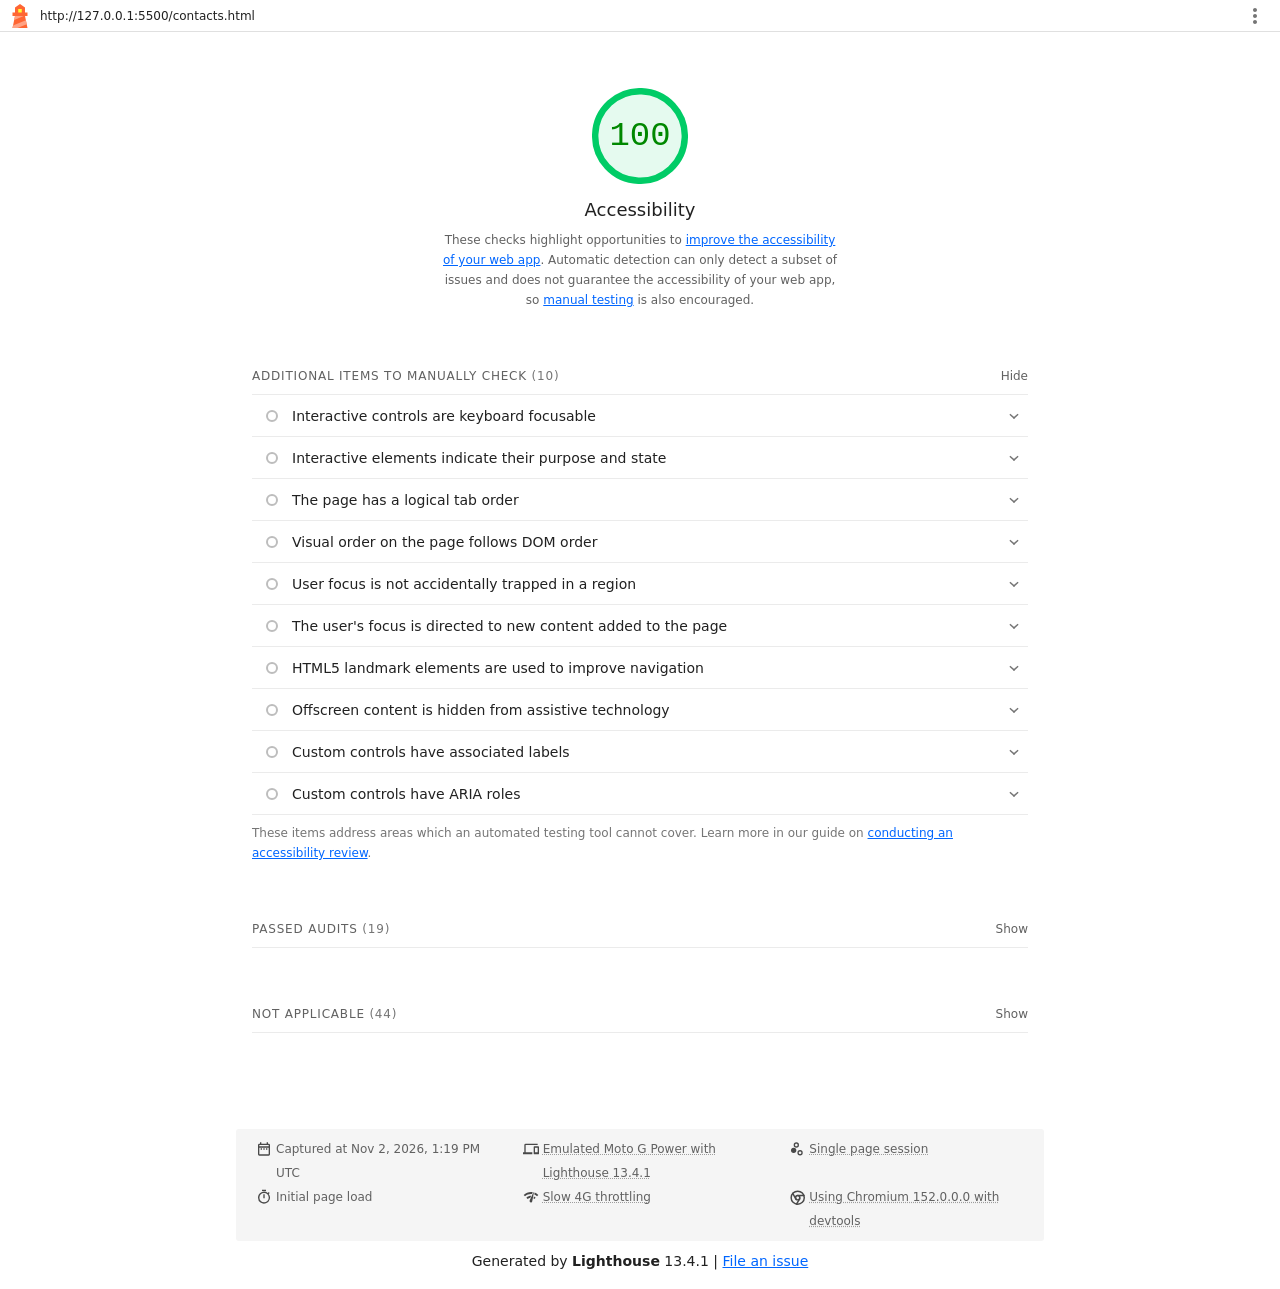
<file: lighthouse/contacts-accessibiility.html>
<!--
@license
Copyright 2018 Google LLC
SPDX-License-Identifier: Apache-2.0
-->
<!doctype html>
<html lang="en">
<head>
  <meta charset="utf-8">
  <meta name="viewport" content="width=device-width, initial-scale=1, minimum-scale=1">
  <link rel="icon" href='data:image/svg+xml;utf8,<svg fill="none" xmlns="http://www.w3.org/2000/svg" viewBox="0 0 48 48"><path d="m14 7 10-7 10 7v10h5v7h-5l5 24H9l5-24H9v-7h5V7Z" fill="%23F63"/><path d="M31.561 24H14l-1.689 8.105L31.561 24ZM18.983 48H9l1.022-4.907L35.723 32.27l1.663 7.98L18.983 48Z" fill="%23FFA385"/><path fill="%23FF3" d="M20.5 10h7v7h-7z"/></svg>'>
  <title>Lighthouse Report</title>
  <style>body {margin: 0}</style>
</head>
<body>
  <noscript>Lighthouse report requires JavaScript. Please enable.</noscript>

  <div id="lh-log"></div>

  <script>window.__LIGHTHOUSE_JSON__ = {"lighthouseVersion":"13.4.1","requestedUrl":"http://127.0.0.1:5500/contacts.html","mainDocumentUrl":"http://127.0.0.1:5500/contacts.html","finalDisplayedUrl":"http://127.0.0.1:5500/contacts.html","finalUrl":"http://127.0.0.1:5500/contacts.html","fetchTime":"2026-11-02T13:19:17.489Z","gatherMode":"navigation","runWarnings":[],"userAgent":"Mozilla/5.0 (Windows NT 10.0; Win64; x64) AppleWebKit/537.36 (KHTML, like Gecko) Chrome/152.0.0.0 YaBrowser/26.10.0.0 Safari/537.36","environment":{"networkUserAgent":"Mozilla/5.0 (Linux; Android 11; moto g power (2022)) AppleWebKit/537.36 (KHTML, like Gecko) Chrome/152.0.0.0 Mobile Safari/537.36","hostUserAgent":"Mozilla/5.0 (Windows NT 10.0; Win64; x64) AppleWebKit/537.36 (KHTML, like Gecko) Chrome/152.0.0.0 YaBrowser/26.10.0.0 Safari/537.36","benchmarkIndex":3223,"credits":{"axe-core":"4.12.1"}},"audits":{"accesskeys":{"id":"accesskeys","title":"`[accesskey]` values are unique","description":"Access keys let users quickly focus a part of the page. For proper navigation, each access key must be unique. [Learn more about access keys](https://dequeuniversity.com/rules/axe/4.12/accesskeys).","score":null,"scoreDisplayMode":"notApplicable"},"aria-allowed-attr":{"id":"aria-allowed-attr","title":"`[aria-*]` attributes match their roles","description":"Each ARIA `role` supports a specific subset of `aria-*` attributes. Mismatching these invalidates the `aria-*` attributes. [Learn how to match ARIA attributes to their roles](https://dequeuniversity.com/rules/axe/4.12/aria-allowed-attr).","score":1,"scoreDisplayMode":"binary","details":{"type":"table","headings":[{"key":"node","valueType":"node","subItemsHeading":{"key":"relatedNode","valueType":"node"},"label":"Failing Elements"}],"items":[]}},"aria-allowed-role":{"id":"aria-allowed-role","title":"Uses ARIA roles only on compatible elements","description":"Many HTML elements can only be assigned certain ARIA roles. Using ARIA roles where they are not allowed can interfere with the accessibility of the web page. [Learn more about ARIA roles](https://dequeuniversity.com/rules/axe/4.12/aria-allowed-role).","score":null,"scoreDisplayMode":"notApplicable"},"aria-command-name":{"id":"aria-command-name","title":"`button`, `link`, and `menuitem` elements have accessible names","description":"When an element doesn't have an accessible name, screen readers announce it with a generic name, making it unusable for users who rely on screen readers. [Learn how to make command elements more accessible](https://dequeuniversity.com/rules/axe/4.12/aria-command-name).","score":null,"scoreDisplayMode":"notApplicable"},"aria-conditional-attr":{"id":"aria-conditional-attr","title":"ARIA attributes are used as specified for the element's role","description":"Some ARIA attributes are only allowed on an element under certain conditions. [Learn more about conditional ARIA attributes](https://dequeuniversity.com/rules/axe/4.12/aria-conditional-attr).","score":1,"scoreDisplayMode":"binary","details":{"type":"table","headings":[{"key":"node","valueType":"node","subItemsHeading":{"key":"relatedNode","valueType":"node"},"label":"Failing Elements"}],"items":[]}},"aria-deprecated-role":{"id":"aria-deprecated-role","title":"Deprecated ARIA roles were not used","description":"Deprecated ARIA roles may not be processed correctly by assistive technology. [Learn more about deprecated ARIA roles](https://dequeuniversity.com/rules/axe/4.12/aria-deprecated-role).","score":null,"scoreDisplayMode":"notApplicable"},"aria-dialog-name":{"id":"aria-dialog-name","title":"Elements with `role=\"dialog\"` or `role=\"alertdialog\"` have accessible names.","description":"ARIA dialog elements without accessible names may prevent screen readers users from discerning the purpose of these elements. [Learn how to make ARIA dialog elements more accessible](https://dequeuniversity.com/rules/axe/4.12/aria-dialog-name).","score":null,"scoreDisplayMode":"notApplicable"},"aria-hidden-body":{"id":"aria-hidden-body","title":"`[aria-hidden=\"true\"]` is not present on the document `\u003cbody>`","description":"Assistive technologies, like screen readers, work inconsistently when `aria-hidden=\"true\"` is set on the document `\u003cbody>`. [Learn how `aria-hidden` affects the document body](https://dequeuniversity.com/rules/axe/4.12/aria-hidden-body).","score":1,"scoreDisplayMode":"binary","details":{"type":"table","headings":[{"key":"node","valueType":"node","subItemsHeading":{"key":"relatedNode","valueType":"node"},"label":"Failing Elements"}],"items":[]}},"aria-hidden-focus":{"id":"aria-hidden-focus","title":"`[aria-hidden=\"true\"]` elements do not contain focusable descendents","description":"Focusable descendents within an `[aria-hidden=\"true\"]` element prevent those interactive elements from being available to users of assistive technologies like screen readers. [Learn how `aria-hidden` affects focusable elements](https://dequeuniversity.com/rules/axe/4.12/aria-hidden-focus).","score":null,"scoreDisplayMode":"notApplicable"},"aria-input-field-name":{"id":"aria-input-field-name","title":"ARIA input fields have accessible names","description":"When an input field doesn't have an accessible name, screen readers announce it with a generic name, making it unusable for users who rely on screen readers. [Learn more about input field labels](https://dequeuniversity.com/rules/axe/4.12/aria-input-field-name).","score":null,"scoreDisplayMode":"notApplicable"},"aria-meter-name":{"id":"aria-meter-name","title":"ARIA `meter` elements have accessible names","description":"When a meter element doesn't have an accessible name, screen readers announce it with a generic name, making it unusable for users who rely on screen readers. [Learn how to name `meter` elements](https://dequeuniversity.com/rules/axe/4.12/aria-meter-name).","score":null,"scoreDisplayMode":"notApplicable"},"aria-progressbar-name":{"id":"aria-progressbar-name","title":"ARIA `progressbar` elements have accessible names","description":"When a `progressbar` element doesn't have an accessible name, screen readers announce it with a generic name, making it unusable for users who rely on screen readers. [Learn how to label `progressbar` elements](https://dequeuniversity.com/rules/axe/4.12/aria-progressbar-name).","score":null,"scoreDisplayMode":"notApplicable"},"aria-prohibited-attr":{"id":"aria-prohibited-attr","title":"Elements use only permitted ARIA attributes","description":"Using ARIA attributes in roles where they are prohibited can mean that important information is not communicated to users of assistive technologies. [Learn more about prohibited ARIA roles](https://dequeuniversity.com/rules/axe/4.12/aria-prohibited-attr).","score":1,"scoreDisplayMode":"binary","details":{"type":"table","headings":[{"key":"node","valueType":"node","subItemsHeading":{"key":"relatedNode","valueType":"node"},"label":"Failing Elements"}],"items":[]}},"aria-required-attr":{"id":"aria-required-attr","title":"`[role]`s have all required `[aria-*]` attributes","description":"Some ARIA roles have required attributes that describe the state of the element to screen readers. [Learn more about roles and required attributes](https://dequeuniversity.com/rules/axe/4.12/aria-required-attr).","score":null,"scoreDisplayMode":"notApplicable"},"aria-required-children":{"id":"aria-required-children","title":"Elements with an ARIA `[role]` that require children to contain a specific `[role]` have all required children.","description":"Some ARIA parent roles must contain specific child roles to perform their intended accessibility functions. [Learn more about roles and required children elements](https://dequeuniversity.com/rules/axe/4.12/aria-required-children).","score":null,"scoreDisplayMode":"notApplicable"},"aria-required-parent":{"id":"aria-required-parent","title":"`[role]`s are contained by their required parent element","description":"Some ARIA child roles must be contained by specific parent roles to properly perform their intended accessibility functions. [Learn more about ARIA roles and required parent element](https://dequeuniversity.com/rules/axe/4.12/aria-required-parent).","score":null,"scoreDisplayMode":"notApplicable"},"aria-roles":{"id":"aria-roles","title":"`[role]` values are valid","description":"ARIA roles must have valid values in order to perform their intended accessibility functions. [Learn more about valid ARIA roles](https://dequeuniversity.com/rules/axe/4.12/aria-roles).","score":null,"scoreDisplayMode":"notApplicable"},"aria-text":{"id":"aria-text","title":"Elements with the `role=text` attribute do not have focusable descendents.","description":"Adding `role=text` around a text node split by markup enables VoiceOver to treat it as one phrase, but the element's focusable descendents will not be announced. [Learn more about the `role=text` attribute](https://dequeuniversity.com/rules/axe/4.12/aria-text).","score":null,"scoreDisplayMode":"notApplicable"},"aria-toggle-field-name":{"id":"aria-toggle-field-name","title":"ARIA toggle fields have accessible names","description":"When a toggle field doesn't have an accessible name, screen readers announce it with a generic name, making it unusable for users who rely on screen readers. [Learn more about toggle fields](https://dequeuniversity.com/rules/axe/4.12/aria-toggle-field-name).","score":null,"scoreDisplayMode":"notApplicable"},"aria-tooltip-name":{"id":"aria-tooltip-name","title":"ARIA `tooltip` elements have accessible names","description":"When a tooltip element doesn't have an accessible name, screen readers announce it with a generic name, making it unusable for users who rely on screen readers. [Learn how to name `tooltip` elements](https://dequeuniversity.com/rules/axe/4.12/aria-tooltip-name).","score":null,"scoreDisplayMode":"notApplicable"},"aria-treeitem-name":{"id":"aria-treeitem-name","title":"ARIA `treeitem` elements have accessible names","description":"When a `treeitem` element doesn't have an accessible name, screen readers announce it with a generic name, making it unusable for users who rely on screen readers. [Learn more about labeling `treeitem` elements](https://dequeuniversity.com/rules/axe/4.12/aria-treeitem-name).","score":null,"scoreDisplayMode":"notApplicable"},"aria-valid-attr-value":{"id":"aria-valid-attr-value","title":"`[aria-*]` attributes have valid values","description":"Assistive technologies, like screen readers, can't interpret ARIA attributes with invalid values. [Learn more about valid values for ARIA attributes](https://dequeuniversity.com/rules/axe/4.12/aria-valid-attr-value).","score":1,"scoreDisplayMode":"binary","details":{"type":"table","headings":[{"key":"node","valueType":"node","subItemsHeading":{"key":"relatedNode","valueType":"node"},"label":"Failing Elements"}],"items":[]}},"aria-valid-attr":{"id":"aria-valid-attr","title":"`[aria-*]` attributes are valid and not misspelled","description":"Assistive technologies, like screen readers, can't interpret ARIA attributes with invalid names. [Learn more about valid ARIA attributes](https://dequeuniversity.com/rules/axe/4.12/aria-valid-attr).","score":1,"scoreDisplayMode":"binary","details":{"type":"table","headings":[{"key":"node","valueType":"node","subItemsHeading":{"key":"relatedNode","valueType":"node"},"label":"Failing Elements"}],"items":[]}},"button-name":{"id":"button-name","title":"Buttons have an accessible name","description":"When a button doesn't have an accessible name, screen readers announce it as \"button\", making it unusable for users who rely on screen readers. [Learn how to make buttons more accessible](https://dequeuniversity.com/rules/axe/4.12/button-name).","score":null,"scoreDisplayMode":"notApplicable"},"bypass":{"id":"bypass","title":"The page contains a heading, skip link, or landmark region","description":"Adding ways to bypass repetitive content lets keyboard users navigate the page more efficiently. [Learn more about bypass blocks](https://dequeuniversity.com/rules/axe/4.12/bypass).","score":null,"scoreDisplayMode":"notApplicable"},"color-contrast":{"id":"color-contrast","title":"Background and foreground colors have a sufficient contrast ratio","description":"Low-contrast text is difficult or impossible for many users to read. [Learn how to provide sufficient color contrast](https://dequeuniversity.com/rules/axe/4.12/color-contrast).","score":1,"scoreDisplayMode":"binary","details":{"type":"table","headings":[{"key":"node","valueType":"node","subItemsHeading":{"key":"relatedNode","valueType":"node"},"label":"Failing Elements"}],"items":[]}},"definition-list":{"id":"definition-list","title":"`\u003cdl>`'s contain only properly-ordered `\u003cdt>` and `\u003cdd>` groups, `\u003cscript>`, `\u003ctemplate>` or `\u003cdiv>` elements.","description":"When definition lists are not properly marked up, screen readers may produce confusing or inaccurate output. [Learn how to structure definition lists correctly](https://dequeuniversity.com/rules/axe/4.12/definition-list).","score":null,"scoreDisplayMode":"notApplicable"},"dlitem":{"id":"dlitem","title":"Definition list items are wrapped in `\u003cdl>` elements","description":"Definition list items (`\u003cdt>` and `\u003cdd>`) must be wrapped in a parent `\u003cdl>` element to ensure that screen readers can properly announce them. [Learn how to structure definition lists correctly](https://dequeuniversity.com/rules/axe/4.12/dlitem).","score":null,"scoreDisplayMode":"notApplicable"},"document-title":{"id":"document-title","title":"Document has a `\u003ctitle>` element","description":"The title gives screen reader users an overview of the page, and search engine users rely on it heavily to determine if a page is relevant to their search. [Learn more about document titles](https://dequeuniversity.com/rules/axe/4.12/document-title).","score":1,"scoreDisplayMode":"binary","details":{"type":"table","headings":[{"key":"node","valueType":"node","subItemsHeading":{"key":"relatedNode","valueType":"node"},"label":"Failing Elements"}],"items":[]}},"duplicate-id-aria":{"id":"duplicate-id-aria","title":"ARIA IDs are unique","description":"The value of an ARIA ID must be unique to prevent other instances from being overlooked by assistive technologies. [Learn how to fix duplicate ARIA IDs](https://dequeuniversity.com/rules/axe/4.12/duplicate-id-aria).","score":null,"scoreDisplayMode":"notApplicable"},"empty-heading":{"id":"empty-heading","title":"All heading elements contain content.","description":"A heading with no content or inaccessible text prevent screen reader users from accessing information on the page's structure. [Learn more about headings](https://dequeuniversity.com/rules/axe/4.12/empty-heading).","score":null,"scoreDisplayMode":"notApplicable"},"form-field-multiple-labels":{"id":"form-field-multiple-labels","title":"No form fields have multiple labels","description":"Form fields with multiple labels can be confusingly announced by assistive technologies like screen readers which use either the first, the last, or all of the labels. [Learn how to use form labels](https://dequeuniversity.com/rules/axe/4.12/form-field-multiple-labels).","score":null,"scoreDisplayMode":"notApplicable"},"frame-title":{"id":"frame-title","title":"`\u003cframe>` or `\u003ciframe>` elements have a title","description":"Screen reader users rely on frame titles to describe the contents of frames. [Learn more about frame titles](https://dequeuniversity.com/rules/axe/4.12/frame-title).","score":null,"scoreDisplayMode":"notApplicable"},"heading-order":{"id":"heading-order","title":"Heading elements appear in a sequentially-descending order","description":"Properly ordered headings that do not skip levels convey the semantic structure of the page, making it easier to navigate and understand when using assistive technologies. [Learn more about heading order](https://dequeuniversity.com/rules/axe/4.12/heading-order).","score":1,"scoreDisplayMode":"binary","details":{"type":"table","headings":[{"key":"node","valueType":"node","subItemsHeading":{"key":"relatedNode","valueType":"node"},"label":"Failing Elements"}],"items":[]}},"html-has-lang":{"id":"html-has-lang","title":"`\u003chtml>` element has a `[lang]` attribute","description":"If a page doesn't specify a `lang` attribute, a screen reader assumes that the page is in the default language that the user chose when setting up the screen reader. If the page isn't actually in the default language, then the screen reader might not announce the page's text correctly. [Learn more about the `lang` attribute](https://dequeuniversity.com/rules/axe/4.12/html-has-lang).","score":1,"scoreDisplayMode":"binary","details":{"type":"table","headings":[{"key":"node","valueType":"node","subItemsHeading":{"key":"relatedNode","valueType":"node"},"label":"Failing Elements"}],"items":[]}},"html-lang-valid":{"id":"html-lang-valid","title":"`\u003chtml>` element has a valid value for its `[lang]` attribute","description":"Specifying a valid [BCP 47 language](https://www.w3.org/International/questions/qa-choosing-language-tags#question) helps screen readers announce text properly. [Learn how to use the `lang` attribute](https://dequeuniversity.com/rules/axe/4.12/html-lang-valid).","score":1,"scoreDisplayMode":"binary","details":{"type":"table","headings":[{"key":"node","valueType":"node","subItemsHeading":{"key":"relatedNode","valueType":"node"},"label":"Failing Elements"}],"items":[]}},"html-xml-lang-mismatch":{"id":"html-xml-lang-mismatch","title":"`\u003chtml>` element has an `[xml:lang]` attribute with the same base language as the `[lang]` attribute.","description":"If the webpage does not specify a consistent language, then the screen reader might not announce the page's text correctly. [Learn more about the `lang` attribute](https://dequeuniversity.com/rules/axe/4.12/html-xml-lang-mismatch).","score":null,"scoreDisplayMode":"notApplicable"},"identical-links-same-purpose":{"id":"identical-links-same-purpose","title":"Identical links have the same purpose.","description":"Links with the same destination should have the same description, to help users understand the link's purpose and decide whether to follow it. [Learn more about identical links](https://dequeuniversity.com/rules/axe/4.12/identical-links-same-purpose).","score":null,"scoreDisplayMode":"notApplicable"},"image-alt":{"id":"image-alt","title":"Image elements have `[alt]` attributes","description":"Informative elements should aim for short, descriptive alternate text. Decorative elements can be ignored with an empty alt attribute. [Learn more about the `alt` attribute](https://dequeuniversity.com/rules/axe/4.12/image-alt).","score":null,"scoreDisplayMode":"notApplicable"},"image-redundant-alt":{"id":"image-redundant-alt","title":"Image elements do not have `[alt]` attributes that are redundant text.","description":"Informative elements should aim for short, descriptive alternative text. Alternative text that is exactly the same as the text adjacent to the link or image is potentially confusing for screen reader users, because the text will be read twice. [Learn more about the `alt` attribute](https://dequeuniversity.com/rules/axe/4.12/image-redundant-alt).","score":null,"scoreDisplayMode":"notApplicable"},"input-button-name":{"id":"input-button-name","title":"Input buttons have discernible text.","description":"Adding discernable and accessible text to input buttons may help screen reader users understand the purpose of the input button. [Learn more about input buttons](https://dequeuniversity.com/rules/axe/4.12/input-button-name).","score":null,"scoreDisplayMode":"notApplicable"},"input-image-alt":{"id":"input-image-alt","title":"`\u003cinput type=\"image\">` elements have `[alt]` text","description":"When an image is being used as an `\u003cinput>` button, providing alternative text can help screen reader users understand the purpose of the button. [Learn about input image alt text](https://dequeuniversity.com/rules/axe/4.12/input-image-alt).","score":null,"scoreDisplayMode":"notApplicable"},"label-content-name-mismatch":{"id":"label-content-name-mismatch","title":"Elements with visible text labels have matching accessible names.","description":"Visible text labels that do not match the accessible name can result in a confusing experience for screen reader users. [Learn more about accessible names](https://dequeuniversity.com/rules/axe/4.12/label-content-name-mismatch).","score":1,"scoreDisplayMode":"binary","details":{"type":"table","headings":[{"key":"node","valueType":"node","subItemsHeading":{"key":"relatedNode","valueType":"node"},"label":"Failing Elements"}],"items":[]}},"label":{"id":"label","title":"Form elements have associated labels","description":"Labels ensure that form controls are announced properly by assistive technologies, like screen readers. [Learn more about form element labels](https://dequeuniversity.com/rules/axe/4.12/label).","score":null,"scoreDisplayMode":"notApplicable"},"landmark-one-main":{"id":"landmark-one-main","title":"Document has a main landmark.","description":"One main landmark helps screen reader users navigate a web page. [Learn more about landmarks](https://dequeuniversity.com/rules/axe/4.12/landmark-one-main).","score":1,"scoreDisplayMode":"binary","details":{"type":"table","headings":[{"key":"node","valueType":"node","subItemsHeading":{"key":"relatedNode","valueType":"node"},"label":"Failing Elements"}],"items":[]}},"link-name":{"id":"link-name","title":"Links have a discernible name","description":"Link text (and alternate text for images, when used as links) that is discernible, unique, and focusable improves the navigation experience for screen reader users. [Learn how to make links accessible](https://dequeuniversity.com/rules/axe/4.12/link-name).","score":1,"scoreDisplayMode":"binary","details":{"type":"table","headings":[{"key":"node","valueType":"node","subItemsHeading":{"key":"relatedNode","valueType":"node"},"label":"Failing Elements"}],"items":[]}},"link-in-text-block":{"id":"link-in-text-block","title":"Links are distinguishable without relying on color.","description":"Low-contrast text is difficult or impossible for many users to read. Link text that is discernible improves the experience for users with low vision. [Learn how to make links distinguishable](https://dequeuniversity.com/rules/axe/4.12/link-in-text-block).","score":1,"scoreDisplayMode":"binary","details":{"type":"table","headings":[{"key":"node","valueType":"node","subItemsHeading":{"key":"relatedNode","valueType":"node"},"label":"Failing Elements"}],"items":[]}},"list":{"id":"list","title":"Lists contain only `\u003cli>` elements and script supporting elements (`\u003cscript>` and `\u003ctemplate>`).","description":"Screen readers have a specific way of announcing lists. Ensuring proper list structure aids screen reader output. [Learn more about proper list structure](https://dequeuniversity.com/rules/axe/4.12/list).","score":1,"scoreDisplayMode":"binary","details":{"type":"table","headings":[{"key":"node","valueType":"node","subItemsHeading":{"key":"relatedNode","valueType":"node"},"label":"Failing Elements"}],"items":[]}},"listitem":{"id":"listitem","title":"List items (`\u003cli>`) are contained within `\u003cul>`, `\u003col>` or `\u003cmenu>` parent elements","description":"Screen readers require list items (`\u003cli>`) to be contained within a parent `\u003cul>`, `\u003col>` or `\u003cmenu>` to be announced properly. [Learn more about proper list structure](https://dequeuniversity.com/rules/axe/4.12/listitem).","score":1,"scoreDisplayMode":"binary","details":{"type":"table","headings":[{"key":"node","valueType":"node","subItemsHeading":{"key":"relatedNode","valueType":"node"},"label":"Failing Elements"}],"items":[]}},"meta-refresh":{"id":"meta-refresh","title":"The document does not use `\u003cmeta http-equiv=\"refresh\">`","description":"Users do not expect a page to refresh automatically, and doing so will move focus back to the top of the page. This may create a frustrating or confusing experience. [Learn more about the refresh meta tag](https://dequeuniversity.com/rules/axe/4.12/meta-refresh).","score":null,"scoreDisplayMode":"notApplicable"},"meta-viewport":{"id":"meta-viewport","title":"`[user-scalable=\"no\"]` is not used in the `\u003cmeta name=\"viewport\">` element and the `[maximum-scale]` attribute is not less than 5.","description":"Disabling zooming is problematic for users with low vision who rely on screen magnification to properly see the contents of a web page. [Learn more about the viewport meta tag](https://dequeuniversity.com/rules/axe/4.12/meta-viewport).","score":1,"scoreDisplayMode":"binary","details":{"type":"table","headings":[{"key":"node","valueType":"node","subItemsHeading":{"key":"relatedNode","valueType":"node"},"label":"Failing Elements"}],"items":[]}},"object-alt":{"id":"object-alt","title":"`\u003cobject>` elements have alternate text","description":"Screen readers cannot translate non-text content. Adding alternate text to `\u003cobject>` elements helps screen readers convey meaning to users. [Learn more about alt text for `object` elements](https://dequeuniversity.com/rules/axe/4.12/object-alt).","score":null,"scoreDisplayMode":"notApplicable"},"select-name":{"id":"select-name","title":"Select elements have associated label elements.","description":"Form elements without effective labels can create frustrating experiences for screen reader users. [Learn more about the `select` element](https://dequeuniversity.com/rules/axe/4.12/select-name).","score":null,"scoreDisplayMode":"notApplicable"},"skip-link":{"id":"skip-link","title":"Skip links are focusable.","description":"Including a skip link can help users skip to the main content to save time. [Learn more about skip links](https://dequeuniversity.com/rules/axe/4.12/skip-link).","score":1,"scoreDisplayMode":"binary","details":{"type":"table","headings":[{"key":"node","valueType":"node","subItemsHeading":{"key":"relatedNode","valueType":"node"},"label":"Failing Elements"}],"items":[]}},"tabindex":{"id":"tabindex","title":"No element has a `[tabindex]` value greater than 0","description":"A value greater than 0 implies an explicit navigation ordering. Although technically valid, this often creates frustrating experiences for users who rely on assistive technologies. [Learn more about the `tabindex` attribute](https://dequeuniversity.com/rules/axe/4.12/tabindex).","score":null,"scoreDisplayMode":"notApplicable"},"table-duplicate-name":{"id":"table-duplicate-name","title":"Tables have different content in the summary attribute and `\u003ccaption>`.","description":"The summary attribute should describe the table structure, while `\u003ccaption>` should have the onscreen title. Accurate table mark-up helps users of screen readers. [Learn more about summary and caption](https://dequeuniversity.com/rules/axe/4.12/table-duplicate-name).","score":null,"scoreDisplayMode":"notApplicable"},"table-fake-caption":{"id":"table-fake-caption","title":"Tables use `\u003ccaption>` instead of cells with the `[colspan]` attribute to indicate a caption.","description":"Screen readers have features to make navigating tables easier. Ensuring that tables use the actual caption element instead of cells with the `[colspan]` attribute may improve the experience for screen reader users. [Learn more about captions](https://dequeuniversity.com/rules/axe/4.12/table-fake-caption).","score":null,"scoreDisplayMode":"notApplicable"},"target-size":{"id":"target-size","title":"Touch targets have sufficient size and spacing.","description":"Touch targets with sufficient size and spacing help users who may have difficulty targeting small controls to activate the targets. [Learn more about touch targets](https://dequeuniversity.com/rules/axe/4.12/target-size).","score":1,"scoreDisplayMode":"binary","details":{"type":"table","headings":[{"key":"node","valueType":"node","subItemsHeading":{"key":"relatedNode","valueType":"node"},"label":"Failing Elements"}],"items":[]}},"td-has-header":{"id":"td-has-header","title":"`\u003ctd>` elements in a large `\u003ctable>` have one or more table headers.","description":"Screen readers have features to make navigating tables easier. Ensuring that `\u003ctd>` elements in a large table (3 or more cells in width and height) have an associated table header may improve the experience for screen reader users. [Learn more about table headers](https://dequeuniversity.com/rules/axe/4.12/td-has-header).","score":null,"scoreDisplayMode":"notApplicable"},"td-headers-attr":{"id":"td-headers-attr","title":"Cells in a `\u003ctable>` element that use the `[headers]` attribute refer to table cells within the same table.","description":"Screen readers have features to make navigating tables easier. Ensuring `\u003ctd>` cells using the `[headers]` attribute only refer to other cells in the same table may improve the experience for screen reader users. [Learn more about the `headers` attribute](https://dequeuniversity.com/rules/axe/4.12/td-headers-attr).","score":null,"scoreDisplayMode":"notApplicable"},"th-has-data-cells":{"id":"th-has-data-cells","title":"`\u003cth>` elements and elements with `[role=\"columnheader\"/\"rowheader\"]` have data cells they describe.","description":"Screen readers have features to make navigating tables easier. Ensuring table headers always refer to some set of cells may improve the experience for screen reader users. [Learn more about table headers](https://dequeuniversity.com/rules/axe/4.12/th-has-data-cells).","score":null,"scoreDisplayMode":"notApplicable"},"valid-lang":{"id":"valid-lang","title":"`[lang]` attributes have a valid value","description":"Specifying a valid [BCP 47 language](https://www.w3.org/International/questions/qa-choosing-language-tags#question) on elements helps ensure that text is pronounced correctly by a screen reader. [Learn how to use the `lang` attribute](https://dequeuniversity.com/rules/axe/4.12/valid-lang).","score":null,"scoreDisplayMode":"notApplicable"},"video-caption":{"id":"video-caption","title":"`\u003cvideo>` elements contain a `\u003ctrack>` element with `[kind=\"captions\"]`","description":"When a video provides a caption it is easier for deaf and hearing impaired users to access its information. [Learn more about video captions](https://dequeuniversity.com/rules/axe/4.12/video-caption).","score":null,"scoreDisplayMode":"notApplicable"},"custom-controls-labels":{"id":"custom-controls-labels","title":"Custom controls have associated labels","description":"Custom interactive controls have associated labels, provided by aria-label or aria-labelledby. [Learn more about custom controls and labels](https://developer.chrome.com/docs/lighthouse/accessibility/custom-controls-labels/).","score":null,"scoreDisplayMode":"manual"},"custom-controls-roles":{"id":"custom-controls-roles","title":"Custom controls have ARIA roles","description":"Custom interactive controls have appropriate ARIA roles. [Learn how to add roles to custom controls](https://developer.chrome.com/docs/lighthouse/accessibility/custom-control-roles/).","score":null,"scoreDisplayMode":"manual"},"focus-traps":{"id":"focus-traps","title":"User focus is not accidentally trapped in a region","description":"A user can tab into and out of any control or region without accidentally trapping their focus. [Learn how to avoid focus traps](https://developer.chrome.com/docs/lighthouse/accessibility/focus-traps/).","score":null,"scoreDisplayMode":"manual"},"focusable-controls":{"id":"focusable-controls","title":"Interactive controls are keyboard focusable","description":"Custom interactive controls are keyboard focusable and display a focus indicator. [Learn how to make custom controls focusable](https://developer.chrome.com/docs/lighthouse/accessibility/focusable-controls/).","score":null,"scoreDisplayMode":"manual"},"interactive-element-affordance":{"id":"interactive-element-affordance","title":"Interactive elements indicate their purpose and state","description":"Interactive elements, such as links and buttons, should indicate their state and be distinguishable from non-interactive elements. [Learn how to decorate interactive elements with affordance hints](https://developer.chrome.com/docs/lighthouse/accessibility/interactive-element-affordance/).","score":null,"scoreDisplayMode":"manual"},"logical-tab-order":{"id":"logical-tab-order","title":"The page has a logical tab order","description":"Tabbing through the page follows the visual layout. Users cannot focus elements that are offscreen. [Learn more about logical tab ordering](https://developer.chrome.com/docs/lighthouse/accessibility/logical-tab-order/).","score":null,"scoreDisplayMode":"manual"},"managed-focus":{"id":"managed-focus","title":"The user's focus is directed to new content added to the page","description":"If new content, such as a dialog, is added to the page, the user's focus is directed to it. [Learn how to direct focus to new content](https://developer.chrome.com/docs/lighthouse/accessibility/managed-focus/).","score":null,"scoreDisplayMode":"manual"},"offscreen-content-hidden":{"id":"offscreen-content-hidden","title":"Offscreen content is hidden from assistive technology","description":"Offscreen content is hidden with display: none or aria-hidden=true. [Learn how to properly hide offscreen content](https://developer.chrome.com/docs/lighthouse/accessibility/offscreen-content-hidden/).","score":null,"scoreDisplayMode":"manual"},"use-landmarks":{"id":"use-landmarks","title":"HTML5 landmark elements are used to improve navigation","description":"Landmark elements (`\u003cmain>`, `\u003cnav>`, etc.) are used to improve the keyboard navigation of the page for assistive technology. [Learn more about landmark elements](https://developer.chrome.com/docs/lighthouse/accessibility/use-landmarks/).","score":null,"scoreDisplayMode":"manual"},"visual-order-follows-dom":{"id":"visual-order-follows-dom","title":"Visual order on the page follows DOM order","description":"DOM order matches the visual order, improving navigation for assistive technology. [Learn more about DOM and visual ordering](https://developer.chrome.com/docs/lighthouse/accessibility/visual-order-follows-dom/).","score":null,"scoreDisplayMode":"manual"},"autocomplete-valid":{"id":"autocomplete-valid","title":"`autocomplete` attributes are used correctly","description":"The `autocomplete` attribute values must be valid and correctly applied for screen readers to function correctly. [Learn more about valid autocomplete values](https://dequeuniversity.com/rules/axe/4.12/autocomplete-valid).","score":null,"scoreDisplayMode":"notApplicable"},"presentation-role-conflict":{"id":"presentation-role-conflict","title":"Elements with `role=\"none\"` or `role=\"presentation\"` do not have conflicts","description":"There are certain cases where the semantic role of an element with `role=\"none\"` or `role=\"presentation\"` does not resolve to none or presentation. To ensure the element remains removed from the accessibility tree, you should not add any global ARIA attributes to the element or make it focusable. [Learn more about presentation role conflict](https://dequeuniversity.com/rules/axe/4.12/presentation-role-conflict).","score":null,"scoreDisplayMode":"notApplicable"},"svg-img-alt":{"id":"svg-img-alt","title":"SVG elements with an `img` role have an accessible text alternative","description":"Ensures SVG elements with an `img`, `graphics-document` or `graphics-symbol` role have an accessible text alternative. [Learn more about SVG alt text](https://dequeuniversity.com/rules/axe/4.12/svg-img-alt).","score":null,"scoreDisplayMode":"notApplicable"}},"configSettings":{"output":"json","maxWaitForFcp":30000,"maxWaitForLoad":45000,"pauseAfterFcpMs":1000,"pauseAfterLoadMs":1000,"networkQuietThresholdMs":1000,"cpuQuietThresholdMs":1000,"formFactor":"mobile","throttling":{"rttMs":150,"throughputKbps":1638.4,"requestLatencyMs":562.5,"downloadThroughputKbps":1474.5600000000002,"uploadThroughputKbps":675,"cpuSlowdownMultiplier":4},"throttlingMethod":"simulate","screenEmulation":{"mobile":true,"width":412,"height":823,"deviceScaleFactor":1.75,"disabled":true},"emulatedUserAgent":"Mozilla/5.0 (Linux; Android 11; moto g power (2022)) AppleWebKit/537.36 (KHTML, like Gecko) Chrome/136.0.0.0 Mobile Safari/537.36","auditMode":false,"gatherMode":false,"clearStorageTypes":["file_systems","shader_cache","service_workers","cache_storage"],"disableStorageReset":false,"debugNavigation":false,"channel":"devtools","usePassiveGathering":false,"disableFullPageScreenshot":false,"skipAboutBlank":false,"blankPage":"about:blank","ignoreStatusCode":true,"locale":"en-US","blockedUrlPatterns":null,"additionalTraceCategories":"","extraHeaders":null,"precomputedLanternData":null,"onlyAudits":null,"onlyCategories":["accessibility"],"skipAudits":null},"categories":{"accessibility":{"title":"Accessibility","description":"These checks highlight opportunities to [improve the accessibility of your web app](https://developer.chrome.com/docs/lighthouse/accessibility/). Automatic detection can only detect a subset of issues and does not guarantee the accessibility of your web app, so [manual testing](https://web.dev/articles/how-to-review) is also encouraged.","manualDescription":"These items address areas which an automated testing tool cannot cover. Learn more in our guide on [conducting an accessibility review](https://web.dev/articles/how-to-review).","supportedModes":["navigation","snapshot"],"auditRefs":[{"id":"accesskeys","weight":0,"group":"a11y-navigation"},{"id":"aria-allowed-attr","weight":10,"group":"a11y-aria"},{"id":"aria-command-name","weight":0,"group":"a11y-aria"},{"id":"aria-conditional-attr","weight":7,"group":"a11y-aria"},{"id":"aria-deprecated-role","weight":0,"group":"a11y-aria"},{"id":"aria-dialog-name","weight":0,"group":"a11y-aria"},{"id":"aria-hidden-body","weight":10,"group":"a11y-aria"},{"id":"aria-hidden-focus","weight":0,"group":"a11y-aria"},{"id":"aria-input-field-name","weight":0,"group":"a11y-aria"},{"id":"aria-meter-name","weight":0,"group":"a11y-aria"},{"id":"aria-progressbar-name","weight":0,"group":"a11y-aria"},{"id":"aria-prohibited-attr","weight":7,"group":"a11y-aria"},{"id":"aria-required-attr","weight":0,"group":"a11y-aria"},{"id":"aria-required-children","weight":0,"group":"a11y-aria"},{"id":"aria-required-parent","weight":0,"group":"a11y-aria"},{"id":"aria-roles","weight":0,"group":"a11y-aria"},{"id":"aria-text","weight":0,"group":"a11y-aria"},{"id":"aria-toggle-field-name","weight":0,"group":"a11y-aria"},{"id":"aria-tooltip-name","weight":0,"group":"a11y-aria"},{"id":"aria-treeitem-name","weight":0,"group":"a11y-aria"},{"id":"aria-valid-attr-value","weight":10,"group":"a11y-aria"},{"id":"aria-valid-attr","weight":10,"group":"a11y-aria"},{"id":"button-name","weight":0,"group":"a11y-names-labels"},{"id":"bypass","weight":0,"group":"a11y-navigation"},{"id":"color-contrast","weight":7,"group":"a11y-color-contrast"},{"id":"definition-list","weight":0,"group":"a11y-tables-lists"},{"id":"dlitem","weight":0,"group":"a11y-tables-lists"},{"id":"document-title","weight":7,"group":"a11y-names-labels"},{"id":"duplicate-id-aria","weight":0,"group":"a11y-aria"},{"id":"form-field-multiple-labels","weight":0,"group":"a11y-names-labels"},{"id":"frame-title","weight":0,"group":"a11y-names-labels"},{"id":"heading-order","weight":3,"group":"a11y-navigation"},{"id":"html-has-lang","weight":7,"group":"a11y-language"},{"id":"html-lang-valid","weight":7,"group":"a11y-language"},{"id":"html-xml-lang-mismatch","weight":0,"group":"a11y-language"},{"id":"image-alt","weight":0,"group":"a11y-names-labels"},{"id":"input-button-name","weight":0,"group":"a11y-names-labels"},{"id":"input-image-alt","weight":0,"group":"a11y-names-labels"},{"id":"label","weight":0,"group":"a11y-names-labels"},{"id":"link-in-text-block","weight":7,"group":"a11y-color-contrast"},{"id":"link-name","weight":7,"group":"a11y-names-labels"},{"id":"list","weight":7,"group":"a11y-tables-lists"},{"id":"listitem","weight":7,"group":"a11y-tables-lists"},{"id":"meta-refresh","weight":0,"group":"a11y-best-practices"},{"id":"meta-viewport","weight":10,"group":"a11y-best-practices"},{"id":"object-alt","weight":0,"group":"a11y-names-labels"},{"id":"select-name","weight":0,"group":"a11y-names-labels"},{"id":"skip-link","weight":3,"group":"a11y-names-labels"},{"id":"tabindex","weight":0,"group":"a11y-navigation"},{"id":"target-size","weight":7,"group":"a11y-best-practices"},{"id":"td-headers-attr","weight":0,"group":"a11y-tables-lists"},{"id":"th-has-data-cells","weight":0,"group":"a11y-tables-lists"},{"id":"valid-lang","weight":0,"group":"a11y-language"},{"id":"video-caption","weight":0,"group":"a11y-audio-video"},{"id":"landmark-one-main","weight":3,"group":"a11y-best-practices"},{"id":"autocomplete-valid","weight":0,"group":"a11y-best-practices"},{"id":"presentation-role-conflict","weight":0,"group":"a11y-best-practices"},{"id":"svg-img-alt","weight":0,"group":"a11y-best-practices"},{"id":"focusable-controls","weight":0},{"id":"interactive-element-affordance","weight":0},{"id":"logical-tab-order","weight":0},{"id":"visual-order-follows-dom","weight":0},{"id":"focus-traps","weight":0},{"id":"managed-focus","weight":0},{"id":"use-landmarks","weight":0},{"id":"offscreen-content-hidden","weight":0},{"id":"custom-controls-labels","weight":0},{"id":"custom-controls-roles","weight":0},{"id":"table-duplicate-name","weight":0,"group":"a11y-best-practices"},{"id":"empty-heading","weight":0,"group":"a11y-best-practices"},{"id":"aria-allowed-role","weight":0,"group":"a11y-best-practices"},{"id":"image-redundant-alt","weight":0,"group":"a11y-names-labels"},{"id":"identical-links-same-purpose","weight":0,"group":"a11y-best-practices"},{"id":"label-content-name-mismatch","weight":0,"group":"hidden"},{"id":"table-fake-caption","weight":0,"group":"hidden"},{"id":"td-has-header","weight":0,"group":"hidden"}],"id":"accessibility","score":1}},"categoryGroups":{"metrics":{"title":"Metrics"},"insights":{"title":"Insights","description":"These insights are also available in the Chrome DevTools Performance Panel - [record a trace](https://developer.chrome.com/docs/devtools/performance/reference) to view more detailed information."},"diagnostics":{"title":"Diagnostics","description":"More information about the performance of your application. These numbers don't [directly affect](https://developer.chrome.com/docs/lighthouse/performance/performance-scoring/) the Performance score."},"a11y-best-practices":{"title":"Best practices","description":"These items highlight common accessibility best practices."},"a11y-color-contrast":{"title":"Contrast","description":"These are opportunities to improve the legibility of your content."},"a11y-names-labels":{"title":"Names and labels","description":"These are opportunities to improve the semantics of the controls in your application. This may enhance the experience for users of assistive technology, like a screen reader."},"a11y-navigation":{"title":"Navigation","description":"These are opportunities to improve keyboard navigation in your application."},"a11y-aria":{"title":"ARIA","description":"These are opportunities to improve the usage of ARIA in your application which may enhance the experience for users of assistive technology, like a screen reader."},"a11y-language":{"title":"Internationalization and localization","description":"These are opportunities to improve the interpretation of your content by users in different locales."},"a11y-audio-video":{"title":"Audio and video","description":"These are opportunities to provide alternative content for audio and video. This may improve the experience for users with hearing or vision impairments."},"a11y-tables-lists":{"title":"Tables and lists","description":"These are opportunities to improve the experience of reading tabular or list data using assistive technology, like a screen reader."},"seo-mobile":{"title":"Mobile Friendly","description":"Make sure your pages are mobile friendly so users don’t have to pinch or zoom in order to read the content pages. [Learn how to make pages mobile-friendly](https://developers.google.com/search/mobile-sites/)."},"seo-content":{"title":"Content Best Practices","description":"Format your HTML in a way that enables crawlers to better understand your app’s content."},"seo-crawl":{"title":"Crawling and Indexing","description":"To appear in search results, crawlers need access to your app."},"best-practices-trust-safety":{"title":"Trust and Safety"},"best-practices-ux":{"title":"User Experience"},"best-practices-browser-compat":{"title":"Browser Compatibility"},"best-practices-general":{"title":"General"},"webmcp":{"title":"WebMCP","description":"Audits validating WebMCP integration."},"agent-accessibility":{"title":"Agent Accessibility","description":"These audits highlight best practices for improving the accessibility of the website for AI agents."},"hidden":{"title":""}},"stackPacks":[],"entities":[{"name":"127.0.0.1","origins":["http://127.0.0.1:5500"],"isFirstParty":true,"isUnrecognized":true}],"fullPageScreenshot":{"screenshot":{"data":"[data-uri]","width":412,"height":892},"nodes":{"1-0-A":{"id":"","top":836,"bottom":876,"left":356,"right":396,"width":40,"height":40}}},"timing":{"entries":[{"startTime":124.6,"name":"lh:config","duration":126.8,"entryType":"measure"},{"startTime":125.5,"name":"lh:config:resolveArtifactsToDefns","duration":0.7,"entryType":"measure"},{"startTime":255.8,"name":"lh:runner:gather","duration":4883.7,"entryType":"measure"},{"startTime":256.2,"name":"lh:driver:connect","duration":5.1,"entryType":"measure"},{"startTime":261.4,"name":"lh:driver:navigate","duration":53.5,"entryType":"measure"},{"startTime":315.3,"name":"lh:gather:getBenchmarkIndex","duration":1015.1,"entryType":"measure"},{"startTime":1330.6,"name":"lh:gather:getVersion","duration":2.8,"entryType":"measure"},{"startTime":1333.7,"name":"lh:gather:getDevicePixelRatio","duration":2.2,"entryType":"measure"},{"startTime":1336,"name":"lh:prepare:navigationMode","duration":121.2,"entryType":"measure"},{"startTime":1336.4,"name":"lh:gather:getVersion","duration":0.4,"entryType":"measure"},{"startTime":1344.9,"name":"lh:storage:clearDataForOrigin","duration":49.7,"entryType":"measure"},{"startTime":1394.6,"name":"lh:storage:clearBrowserCaches","duration":61.7,"entryType":"measure"},{"startTime":1456.7,"name":"lh:gather:prepareThrottlingAndNetwork","duration":0.5,"entryType":"measure"},{"startTime":1462.3,"name":"lh:driver:navigate","duration":2433.7,"entryType":"measure"},{"startTime":3900.6,"name":"lh:computed:NetworkRecords","duration":0.7,"entryType":"measure"},{"startTime":3901.7,"name":"lh:gather:getArtifact:DevtoolsLog","duration":0.1,"entryType":"measure"},{"startTime":3901.8,"name":"lh:gather:getArtifact:Accessibility","duration":118.6,"entryType":"measure"},{"startTime":4020.6,"name":"lh:gather:getArtifact:NetworkUserAgent","duration":0.2,"entryType":"measure"},{"startTime":4020.8,"name":"lh:gather:getArtifact:Stacks","duration":8.2,"entryType":"measure"},{"startTime":4020.9,"name":"lh:gather:collectStacks","duration":8.1,"entryType":"measure"},{"startTime":4029,"name":"lh:gather:getArtifact:FullPageScreenshot","duration":1108.3,"entryType":"measure"},{"startTime":5139.6,"name":"lh:runner:auditing","duration":121.1,"entryType":"measure"},{"startTime":5139.6,"name":"lh:runner:audit","duration":121.3,"entryType":"measure"},{"startTime":5140.4,"name":"lh:audit:accesskeys","duration":0.6,"entryType":"measure"},{"startTime":5141.1,"name":"lh:audit:aria-allowed-attr","duration":1.6,"entryType":"measure"},{"startTime":5142.9,"name":"lh:audit:aria-allowed-role","duration":0.4,"entryType":"measure"},{"startTime":5143.4,"name":"lh:audit:aria-command-name","duration":0.5,"entryType":"measure"},{"startTime":5143.9,"name":"lh:audit:aria-conditional-attr","duration":1.8,"entryType":"measure"},{"startTime":5145.8,"name":"lh:audit:aria-deprecated-role","duration":0.4,"entryType":"measure"},{"startTime":5146.3,"name":"lh:audit:aria-dialog-name","duration":0.6,"entryType":"measure"},{"startTime":5146.9,"name":"lh:audit:aria-hidden-body","duration":2.4,"entryType":"measure"},{"startTime":5149.5,"name":"lh:audit:aria-hidden-focus","duration":0.6,"entryType":"measure"},{"startTime":5150.3,"name":"lh:audit:aria-input-field-name","duration":0.6,"entryType":"measure"},{"startTime":5151.1,"name":"lh:audit:aria-meter-name","duration":0.5,"entryType":"measure"},{"startTime":5151.8,"name":"lh:audit:aria-progressbar-name","duration":0.6,"entryType":"measure"},{"startTime":5152.5,"name":"lh:audit:aria-prohibited-attr","duration":2.4,"entryType":"measure"},{"startTime":5155,"name":"lh:audit:aria-required-attr","duration":0.5,"entryType":"measure"},{"startTime":5155.7,"name":"lh:audit:aria-required-children","duration":0.5,"entryType":"measure"},{"startTime":5156.3,"name":"lh:audit:aria-required-parent","duration":0.6,"entryType":"measure"},{"startTime":5157,"name":"lh:audit:aria-roles","duration":0.7,"entryType":"measure"},{"startTime":5157.7,"name":"lh:audit:aria-text","duration":0.8,"entryType":"measure"},{"startTime":5158.5,"name":"lh:audit:aria-toggle-field-name","duration":0.8,"entryType":"measure"},{"startTime":5159.4,"name":"lh:audit:aria-tooltip-name","duration":0.7,"entryType":"measure"},{"startTime":5160.1,"name":"lh:audit:aria-treeitem-name","duration":0.9,"entryType":"measure"},{"startTime":5161.1,"name":"lh:audit:aria-valid-attr-value","duration":1.5,"entryType":"measure"},{"startTime":5162.7,"name":"lh:audit:aria-valid-attr","duration":2.2,"entryType":"measure"},{"startTime":5165.1,"name":"lh:audit:button-name","duration":1.5,"entryType":"measure"},{"startTime":5166.8,"name":"lh:audit:bypass","duration":2.2,"entryType":"measure"},{"startTime":5169.1,"name":"lh:audit:color-contrast","duration":1.6,"entryType":"measure"},{"startTime":5170.7,"name":"lh:audit:definition-list","duration":1,"entryType":"measure"},{"startTime":5171.7,"name":"lh:audit:dlitem","duration":0.9,"entryType":"measure"},{"startTime":5172.7,"name":"lh:audit:document-title","duration":1.6,"entryType":"measure"},{"startTime":5174.3,"name":"lh:audit:duplicate-id-aria","duration":1,"entryType":"measure"},{"startTime":5175.3,"name":"lh:audit:empty-heading","duration":1.8,"entryType":"measure"},{"startTime":5177.2,"name":"lh:audit:form-field-multiple-labels","duration":0.9,"entryType":"measure"},{"startTime":5178.2,"name":"lh:audit:frame-title","duration":1,"entryType":"measure"},{"startTime":5179.3,"name":"lh:audit:heading-order","duration":2.7,"entryType":"measure"},{"startTime":5182.1,"name":"lh:audit:html-has-lang","duration":1.9,"entryType":"measure"},{"startTime":5184,"name":"lh:audit:html-lang-valid","duration":1.9,"entryType":"measure"},{"startTime":5186,"name":"lh:audit:html-xml-lang-mismatch","duration":1.1,"entryType":"measure"},{"startTime":5187.2,"name":"lh:audit:identical-links-same-purpose","duration":1.7,"entryType":"measure"},{"startTime":5189,"name":"lh:audit:image-alt","duration":1,"entryType":"measure"},{"startTime":5200.9,"name":"lh:audit:image-redundant-alt","duration":1.7,"entryType":"measure"},{"startTime":5202.7,"name":"lh:audit:input-button-name","duration":1,"entryType":"measure"},{"startTime":5203.8,"name":"lh:audit:input-image-alt","duration":1.1,"entryType":"measure"},{"startTime":5205,"name":"lh:audit:label-content-name-mismatch","duration":1.6,"entryType":"measure"},{"startTime":5206.7,"name":"lh:audit:label","duration":1,"entryType":"measure"},{"startTime":5207.8,"name":"lh:audit:landmark-one-main","duration":3.3,"entryType":"measure"},{"startTime":5211.3,"name":"lh:audit:link-name","duration":1.5,"entryType":"measure"},{"startTime":5212.9,"name":"lh:audit:link-in-text-block","duration":2.7,"entryType":"measure"},{"startTime":5216.2,"name":"lh:audit:list","duration":2.4,"entryType":"measure"},{"startTime":5218.6,"name":"lh:audit:listitem","duration":3.7,"entryType":"measure"},{"startTime":5222.4,"name":"lh:audit:meta-refresh","duration":1.8,"entryType":"measure"},{"startTime":5224.4,"name":"lh:audit:meta-viewport","duration":1.6,"entryType":"measure"},{"startTime":5226.1,"name":"lh:audit:object-alt","duration":13.7,"entryType":"measure"},{"startTime":5240,"name":"lh:audit:select-name","duration":1.2,"entryType":"measure"},{"startTime":5241.2,"name":"lh:audit:skip-link","duration":1.5,"entryType":"measure"},{"startTime":5242.8,"name":"lh:audit:tabindex","duration":1.3,"entryType":"measure"},{"startTime":5244.2,"name":"lh:audit:table-duplicate-name","duration":1.3,"entryType":"measure"},{"startTime":5245.6,"name":"lh:audit:table-fake-caption","duration":1.5,"entryType":"measure"},{"startTime":5247.3,"name":"lh:audit:target-size","duration":1.8,"entryType":"measure"},{"startTime":5249.1,"name":"lh:audit:td-has-header","duration":1.5,"entryType":"measure"},{"startTime":5250.7,"name":"lh:audit:td-headers-attr","duration":1.5,"entryType":"measure"},{"startTime":5252.3,"name":"lh:audit:th-has-data-cells","duration":1.5,"entryType":"measure"},{"startTime":5253.8,"name":"lh:audit:valid-lang","duration":1.7,"entryType":"measure"},{"startTime":5255.6,"name":"lh:audit:video-caption","duration":1.4,"entryType":"measure"},{"startTime":5257,"name":"lh:audit:custom-controls-labels","duration":0.1,"entryType":"measure"},{"startTime":5257.1,"name":"lh:audit:custom-controls-roles","duration":0.1,"entryType":"measure"},{"startTime":5257.2,"name":"lh:audit:focus-traps","duration":0,"entryType":"measure"},{"startTime":5257.2,"name":"lh:audit:focusable-controls","duration":0,"entryType":"measure"},{"startTime":5257.2,"name":"lh:audit:interactive-element-affordance","duration":0,"entryType":"measure"},{"startTime":5257.2,"name":"lh:audit:logical-tab-order","duration":0,"entryType":"measure"},{"startTime":5257.3,"name":"lh:audit:managed-focus","duration":0,"entryType":"measure"},{"startTime":5257.3,"name":"lh:audit:offscreen-content-hidden","duration":0,"entryType":"measure"},{"startTime":5257.3,"name":"lh:audit:use-landmarks","duration":0,"entryType":"measure"},{"startTime":5257.3,"name":"lh:audit:visual-order-follows-dom","duration":0,"entryType":"measure"},{"startTime":5257.3,"name":"lh:audit:autocomplete-valid","duration":0.8,"entryType":"measure"},{"startTime":5258.1,"name":"lh:audit:presentation-role-conflict","duration":1.4,"entryType":"measure"},{"startTime":5259.5,"name":"lh:audit:svg-img-alt","duration":1.2,"entryType":"measure"},{"startTime":5260.7,"name":"lh:runner:generate","duration":0.2,"entryType":"measure"},{"startTime":5261,"name":"lh:computed:EntityClassification","duration":0.6,"entryType":"measure"}],"total":5005},"i18n":{"rendererFormattedStrings":{},"icuMessagePaths":{"core/audits/accessibility/accesskeys.js | title":["audits.accesskeys.title"],"core/audits/accessibility/accesskeys.js | description":["audits.accesskeys.description"],"core/audits/accessibility/aria-allowed-attr.js | title":["audits[aria-allowed-attr].title"],"core/audits/accessibility/aria-allowed-attr.js | description":["audits[aria-allowed-attr].description"],"core/lib/i18n/i18n.js | columnFailingElem":["audits[aria-allowed-attr].details.headings[0].label","audits[aria-conditional-attr].details.headings[0].label","audits[aria-hidden-body].details.headings[0].label","audits[aria-prohibited-attr].details.headings[0].label","audits[aria-valid-attr-value].details.headings[0].label","audits[aria-valid-attr].details.headings[0].label","audits[color-contrast].details.headings[0].label","audits[document-title].details.headings[0].label","audits[heading-order].details.headings[0].label","audits[html-has-lang].details.headings[0].label","audits[html-lang-valid].details.headings[0].label","audits[label-content-name-mismatch].details.headings[0].label","audits[landmark-one-main].details.headings[0].label","audits[link-name].details.headings[0].label","audits[link-in-text-block].details.headings[0].label","audits.list.details.headings[0].label","audits.listitem.details.headings[0].label","audits[meta-viewport].details.headings[0].label","audits[skip-link].details.headings[0].label","audits[target-size].details.headings[0].label"],"core/audits/accessibility/aria-allowed-role.js | title":["audits[aria-allowed-role].title"],"core/audits/accessibility/aria-allowed-role.js | description":["audits[aria-allowed-role].description"],"core/audits/accessibility/aria-command-name.js | title":["audits[aria-command-name].title"],"core/audits/accessibility/aria-command-name.js | description":["audits[aria-command-name].description"],"core/audits/accessibility/aria-conditional-attr.js | title":["audits[aria-conditional-attr].title"],"core/audits/accessibility/aria-conditional-attr.js | description":["audits[aria-conditional-attr].description"],"core/audits/accessibility/aria-deprecated-role.js | title":["audits[aria-deprecated-role].title"],"core/audits/accessibility/aria-deprecated-role.js | description":["audits[aria-deprecated-role].description"],"core/audits/accessibility/aria-dialog-name.js | title":["audits[aria-dialog-name].title"],"core/audits/accessibility/aria-dialog-name.js | description":["audits[aria-dialog-name].description"],"core/audits/accessibility/aria-hidden-body.js | title":["audits[aria-hidden-body].title"],"core/audits/accessibility/aria-hidden-body.js | description":["audits[aria-hidden-body].description"],"core/audits/accessibility/aria-hidden-focus.js | title":["audits[aria-hidden-focus].title"],"core/audits/accessibility/aria-hidden-focus.js | description":["audits[aria-hidden-focus].description"],"core/audits/accessibility/aria-input-field-name.js | title":["audits[aria-input-field-name].title"],"core/audits/accessibility/aria-input-field-name.js | description":["audits[aria-input-field-name].description"],"core/audits/accessibility/aria-meter-name.js | title":["audits[aria-meter-name].title"],"core/audits/accessibility/aria-meter-name.js | description":["audits[aria-meter-name].description"],"core/audits/accessibility/aria-progressbar-name.js | title":["audits[aria-progressbar-name].title"],"core/audits/accessibility/aria-progressbar-name.js | description":["audits[aria-progressbar-name].description"],"core/audits/accessibility/aria-prohibited-attr.js | title":["audits[aria-prohibited-attr].title"],"core/audits/accessibility/aria-prohibited-attr.js | description":["audits[aria-prohibited-attr].description"],"core/audits/accessibility/aria-required-attr.js | title":["audits[aria-required-attr].title"],"core/audits/accessibility/aria-required-attr.js | description":["audits[aria-required-attr].description"],"core/audits/accessibility/aria-required-children.js | title":["audits[aria-required-children].title"],"core/audits/accessibility/aria-required-children.js | description":["audits[aria-required-children].description"],"core/audits/accessibility/aria-required-parent.js | title":["audits[aria-required-parent].title"],"core/audits/accessibility/aria-required-parent.js | description":["audits[aria-required-parent].description"],"core/audits/accessibility/aria-roles.js | title":["audits[aria-roles].title"],"core/audits/accessibility/aria-roles.js | description":["audits[aria-roles].description"],"core/audits/accessibility/aria-text.js | title":["audits[aria-text].title"],"core/audits/accessibility/aria-text.js | description":["audits[aria-text].description"],"core/audits/accessibility/aria-toggle-field-name.js | title":["audits[aria-toggle-field-name].title"],"core/audits/accessibility/aria-toggle-field-name.js | description":["audits[aria-toggle-field-name].description"],"core/audits/accessibility/aria-tooltip-name.js | title":["audits[aria-tooltip-name].title"],"core/audits/accessibility/aria-tooltip-name.js | description":["audits[aria-tooltip-name].description"],"core/audits/accessibility/aria-treeitem-name.js | title":["audits[aria-treeitem-name].title"],"core/audits/accessibility/aria-treeitem-name.js | description":["audits[aria-treeitem-name].description"],"core/audits/accessibility/aria-valid-attr-value.js | title":["audits[aria-valid-attr-value].title"],"core/audits/accessibility/aria-valid-attr-value.js | description":["audits[aria-valid-attr-value].description"],"core/audits/accessibility/aria-valid-attr.js | title":["audits[aria-valid-attr].title"],"core/audits/accessibility/aria-valid-attr.js | description":["audits[aria-valid-attr].description"],"core/audits/accessibility/button-name.js | title":["audits[button-name].title"],"core/audits/accessibility/button-name.js | description":["audits[button-name].description"],"core/audits/accessibility/bypass.js | title":["audits.bypass.title"],"core/audits/accessibility/bypass.js | description":["audits.bypass.description"],"core/audits/accessibility/color-contrast.js | title":["audits[color-contrast].title"],"core/audits/accessibility/color-contrast.js | description":["audits[color-contrast].description"],"core/audits/accessibility/definition-list.js | title":["audits[definition-list].title"],"core/audits/accessibility/definition-list.js | description":["audits[definition-list].description"],"core/audits/accessibility/dlitem.js | title":["audits.dlitem.title"],"core/audits/accessibility/dlitem.js | description":["audits.dlitem.description"],"core/audits/accessibility/document-title.js | title":["audits[document-title].title"],"core/audits/accessibility/document-title.js | description":["audits[document-title].description"],"core/audits/accessibility/duplicate-id-aria.js | title":["audits[duplicate-id-aria].title"],"core/audits/accessibility/duplicate-id-aria.js | description":["audits[duplicate-id-aria].description"],"core/audits/accessibility/empty-heading.js | title":["audits[empty-heading].title"],"core/audits/accessibility/empty-heading.js | description":["audits[empty-heading].description"],"core/audits/accessibility/form-field-multiple-labels.js | title":["audits[form-field-multiple-labels].title"],"core/audits/accessibility/form-field-multiple-labels.js | description":["audits[form-field-multiple-labels].description"],"core/audits/accessibility/frame-title.js | title":["audits[frame-title].title"],"core/audits/accessibility/frame-title.js | description":["audits[frame-title].description"],"core/audits/accessibility/heading-order.js | title":["audits[heading-order].title"],"core/audits/accessibility/heading-order.js | description":["audits[heading-order].description"],"core/audits/accessibility/html-has-lang.js | title":["audits[html-has-lang].title"],"core/audits/accessibility/html-has-lang.js | description":["audits[html-has-lang].description"],"core/audits/accessibility/html-lang-valid.js | title":["audits[html-lang-valid].title"],"core/audits/accessibility/html-lang-valid.js | description":["audits[html-lang-valid].description"],"core/audits/accessibility/html-xml-lang-mismatch.js | title":["audits[html-xml-lang-mismatch].title"],"core/audits/accessibility/html-xml-lang-mismatch.js | description":["audits[html-xml-lang-mismatch].description"],"core/audits/accessibility/identical-links-same-purpose.js | title":["audits[identical-links-same-purpose].title"],"core/audits/accessibility/identical-links-same-purpose.js | description":["audits[identical-links-same-purpose].description"],"core/audits/accessibility/image-alt.js | title":["audits[image-alt].title"],"core/audits/accessibility/image-alt.js | description":["audits[image-alt].description"],"core/audits/accessibility/image-redundant-alt.js | title":["audits[image-redundant-alt].title"],"core/audits/accessibility/image-redundant-alt.js | description":["audits[image-redundant-alt].description"],"core/audits/accessibility/input-button-name.js | title":["audits[input-button-name].title"],"core/audits/accessibility/input-button-name.js | description":["audits[input-button-name].description"],"core/audits/accessibility/input-image-alt.js | title":["audits[input-image-alt].title"],"core/audits/accessibility/input-image-alt.js | description":["audits[input-image-alt].description"],"core/audits/accessibility/label-content-name-mismatch.js | title":["audits[label-content-name-mismatch].title"],"core/audits/accessibility/label-content-name-mismatch.js | description":["audits[label-content-name-mismatch].description"],"core/audits/accessibility/label.js | title":["audits.label.title"],"core/audits/accessibility/label.js | description":["audits.label.description"],"core/audits/accessibility/landmark-one-main.js | title":["audits[landmark-one-main].title"],"core/audits/accessibility/landmark-one-main.js | description":["audits[landmark-one-main].description"],"core/audits/accessibility/link-name.js | title":["audits[link-name].title"],"core/audits/accessibility/link-name.js | description":["audits[link-name].description"],"core/audits/accessibility/link-in-text-block.js | title":["audits[link-in-text-block].title"],"core/audits/accessibility/link-in-text-block.js | description":["audits[link-in-text-block].description"],"core/audits/accessibility/list.js | title":["audits.list.title"],"core/audits/accessibility/list.js | description":["audits.list.description"],"core/audits/accessibility/listitem.js | title":["audits.listitem.title"],"core/audits/accessibility/listitem.js | description":["audits.listitem.description"],"core/audits/accessibility/meta-refresh.js | title":["audits[meta-refresh].title"],"core/audits/accessibility/meta-refresh.js | description":["audits[meta-refresh].description"],"core/audits/accessibility/meta-viewport.js | title":["audits[meta-viewport].title"],"core/audits/accessibility/meta-viewport.js | description":["audits[meta-viewport].description"],"core/audits/accessibility/object-alt.js | title":["audits[object-alt].title"],"core/audits/accessibility/object-alt.js | description":["audits[object-alt].description"],"core/audits/accessibility/select-name.js | title":["audits[select-name].title"],"core/audits/accessibility/select-name.js | description":["audits[select-name].description"],"core/audits/accessibility/skip-link.js | title":["audits[skip-link].title"],"core/audits/accessibility/skip-link.js | description":["audits[skip-link].description"],"core/audits/accessibility/tabindex.js | title":["audits.tabindex.title"],"core/audits/accessibility/tabindex.js | description":["audits.tabindex.description"],"core/audits/accessibility/table-duplicate-name.js | title":["audits[table-duplicate-name].title"],"core/audits/accessibility/table-duplicate-name.js | description":["audits[table-duplicate-name].description"],"core/audits/accessibility/table-fake-caption.js | title":["audits[table-fake-caption].title"],"core/audits/accessibility/table-fake-caption.js | description":["audits[table-fake-caption].description"],"core/audits/accessibility/target-size.js | title":["audits[target-size].title"],"core/audits/accessibility/target-size.js | description":["audits[target-size].description"],"core/audits/accessibility/td-has-header.js | title":["audits[td-has-header].title"],"core/audits/accessibility/td-has-header.js | description":["audits[td-has-header].description"],"core/audits/accessibility/td-headers-attr.js | title":["audits[td-headers-attr].title"],"core/audits/accessibility/td-headers-attr.js | description":["audits[td-headers-attr].description"],"core/audits/accessibility/th-has-data-cells.js | title":["audits[th-has-data-cells].title"],"core/audits/accessibility/th-has-data-cells.js | description":["audits[th-has-data-cells].description"],"core/audits/accessibility/valid-lang.js | title":["audits[valid-lang].title"],"core/audits/accessibility/valid-lang.js | description":["audits[valid-lang].description"],"core/audits/accessibility/video-caption.js | title":["audits[video-caption].title"],"core/audits/accessibility/video-caption.js | description":["audits[video-caption].description"],"core/audits/accessibility/autocomplete-valid.js | title":["audits[autocomplete-valid].title"],"core/audits/accessibility/autocomplete-valid.js | description":["audits[autocomplete-valid].description"],"core/audits/accessibility/presentation-role-conflict.js | title":["audits[presentation-role-conflict].title"],"core/audits/accessibility/presentation-role-conflict.js | description":["audits[presentation-role-conflict].description"],"core/audits/accessibility/svg-img-alt.js | title":["audits[svg-img-alt].title"],"core/audits/accessibility/svg-img-alt.js | description":["audits[svg-img-alt].description"],"core/config/default-config.js | a11yCategoryTitle":["categories.accessibility.title"],"core/config/default-config.js | a11yCategoryDescription":["categories.accessibility.description"],"core/config/default-config.js | a11yCategoryManualDescription":["categories.accessibility.manualDescription"],"core/config/default-config.js | metricGroupTitle":["categoryGroups.metrics.title"],"core/config/default-config.js | insightsGroupTitle":["categoryGroups.insights.title"],"core/config/default-config.js | insightsGroupDescription":["categoryGroups.insights.description"],"core/config/default-config.js | diagnosticsGroupTitle":["categoryGroups.diagnostics.title"],"core/config/default-config.js | diagnosticsGroupDescription":["categoryGroups.diagnostics.description"],"core/config/default-config.js | a11yBestPracticesGroupTitle":["categoryGroups[a11y-best-practices].title"],"core/config/default-config.js | a11yBestPracticesGroupDescription":["categoryGroups[a11y-best-practices].description"],"core/config/default-config.js | a11yColorContrastGroupTitle":["categoryGroups[a11y-color-contrast].title"],"core/config/default-config.js | a11yColorContrastGroupDescription":["categoryGroups[a11y-color-contrast].description"],"core/config/default-config.js | a11yNamesLabelsGroupTitle":["categoryGroups[a11y-names-labels].title"],"core/config/default-config.js | a11yNamesLabelsGroupDescription":["categoryGroups[a11y-names-labels].description"],"core/config/default-config.js | a11yNavigationGroupTitle":["categoryGroups[a11y-navigation].title"],"core/config/default-config.js | a11yNavigationGroupDescription":["categoryGroups[a11y-navigation].description"],"core/config/default-config.js | a11yAriaGroupTitle":["categoryGroups[a11y-aria].title"],"core/config/default-config.js | a11yAriaGroupDescription":["categoryGroups[a11y-aria].description"],"core/config/default-config.js | a11yLanguageGroupTitle":["categoryGroups[a11y-language].title"],"core/config/default-config.js | a11yLanguageGroupDescription":["categoryGroups[a11y-language].description"],"core/config/default-config.js | a11yAudioVideoGroupTitle":["categoryGroups[a11y-audio-video].title"],"core/config/default-config.js | a11yAudioVideoGroupDescription":["categoryGroups[a11y-audio-video].description"],"core/config/default-config.js | a11yTablesListsVideoGroupTitle":["categoryGroups[a11y-tables-lists].title"],"core/config/default-config.js | a11yTablesListsVideoGroupDescription":["categoryGroups[a11y-tables-lists].description"],"core/config/default-config.js | seoMobileGroupTitle":["categoryGroups[seo-mobile].title"],"core/config/default-config.js | seoMobileGroupDescription":["categoryGroups[seo-mobile].description"],"core/config/default-config.js | seoContentGroupTitle":["categoryGroups[seo-content].title"],"core/config/default-config.js | seoContentGroupDescription":["categoryGroups[seo-content].description"],"core/config/default-config.js | seoCrawlingGroupTitle":["categoryGroups[seo-crawl].title"],"core/config/default-config.js | seoCrawlingGroupDescription":["categoryGroups[seo-crawl].description"],"core/config/default-config.js | bestPracticesTrustSafetyGroupTitle":["categoryGroups[best-practices-trust-safety].title"],"core/config/default-config.js | bestPracticesUXGroupTitle":["categoryGroups[best-practices-ux].title"],"core/config/default-config.js | bestPracticesBrowserCompatGroupTitle":["categoryGroups[best-practices-browser-compat].title"],"core/config/default-config.js | bestPracticesGeneralGroupTitle":["categoryGroups[best-practices-general].title"],"core/config/default-config.js | webmcpGroupTitle":["categoryGroups.webmcp.title"],"core/config/default-config.js | webmcpGroupDescription":["categoryGroups.webmcp.description"],"core/config/default-config.js | agentAccessibilityGroupTitle":["categoryGroups[agent-accessibility].title"],"core/config/default-config.js | agentAccessibilityGroupDescription":["categoryGroups[agent-accessibility].description"]}}};</script>
  <script>"use strict";(()=>{function e({median:e,p10:t},n){if(e<=0)throw new Error("median must be greater than zero");if(t<=0)throw new Error("p10 must be greater than zero");if(t>=e)throw new Error("p10 must be less than the median");if(n<=0)return 1;let r,i=Math.max(Number.MIN_VALUE,n/e),a=Math.log(i),o=Math.max(Number.MIN_VALUE,t/e),l=(1-function(e){let t=Math.sign(e),n=1/(1+.3275911*(e=Math.abs(e)));return t*(1-n*(.254829592+n*(n*(1.421413741+n*(1.061405429*n-1.453152027))-.284496736))*Math.exp(-e*e))}(.9061938024368232*a/-Math.log(o)))/2;return r=n<=t?Math.max(.9,Math.min(1,l)):n<=e?Math.max(.5,Math.min(.8999999999999999,l)):Math.max(0,Math.min(.49999999999999994,l)),r}var t="…",n={PASS:{label:"pass",minScore:.9},AVERAGE:{label:"average",minScore:.5},FAIL:{label:"fail"},ERROR:{label:"error"}},r=["com","co","gov","edu","ac","org","go","gob","or","net","in","ne","nic","gouv","web","spb","blog","jus","kiev","mil","wi","qc","ca","bel","on"],i=class i{static get RATINGS(){return n}static get PASS_THRESHOLD(){return.9}static get MS_DISPLAY_VALUE(){return"%10d ms"}static getFinalDisplayedUrl(e){if(e.finalDisplayedUrl)return e.finalDisplayedUrl;if(e.finalUrl)return e.finalUrl;throw new Error("Could not determine final displayed URL")}static getMainDocumentUrl(e){return e.mainDocumentUrl||e.finalUrl}static getFullPageScreenshot(e){return e.fullPageScreenshot?e.fullPageScreenshot:e.audits["full-page-screenshot"]?.details}static getEntityFromUrl(e,t){return t&&t.find(t=>t.origins.find(t=>e.startsWith(t)))||i.getPseudoRootDomain(e)}static splitMarkdownCodeSpans(e){let t=[],n=e.split(/`(.*?)`/g);for(let e=0;e<n.length;e++){let r=n[e];if(!r)continue;let i=e%2!=0;t.push({isCode:i,text:r})}return t}static splitMarkdownLink(e){let t=[],n=e.split(/\[([^\]]+?)\]\((https?:\/\/.*?)\)/g);for(;n.length;){let[e,r,i]=n.splice(0,3);e&&t.push({isLink:!1,text:e}),r&&i&&t.push({isLink:!0,text:r,linkHref:i})}return t}static truncate(e,t,n="…"){if(e.length<=t)return e;let r=new Intl.Segmenter(void 0,{granularity:"grapheme"}).segment(e)[Symbol.iterator](),i=0;for(let a=0;a<=t-n.length;a++){let t=r.next();if(t.done)return e;i=t.value.index}for(let t=0;t<n.length;t++)if(r.next().done)return e;return e.slice(0,i)+n}static getURLDisplayName(e,n){let r,i=void 0!==(n=n||{numPathParts:void 0,preserveQuery:void 0,preserveHost:void 0}).numPathParts?n.numPathParts:2,a=void 0===n.preserveQuery||n.preserveQuery,o=n.preserveHost||!1;if("about:"===e.protocol||"data:"===e.protocol)r=e.href;else{r=e.pathname;let n=r.split("/").filter(e=>e.length);i&&n.length>i&&(r=t+n.slice(-1*i).join("/")),o&&(r=`${e.host}/${r.replace(/^\//,"")}`),a&&(r=`${r}${e.search}`)}if("data:"!==e.protocol&&(r=r.slice(0,200),r=r.replace(/([a-f0-9]{7})[a-f0-9]{13}[a-f0-9]*/g,`$1${t}`),r=r.replace(/([a-zA-Z0-9-_]{9})(?=.*[a-z])(?=.*[A-Z])(?=.*[0-9])[a-zA-Z0-9-_]{10,}/g,`$1${t}`),r=r.replace(/(\d{3})\d{6,}/g,`$1${t}`),r=r.replace(/\u2026+/g,t),r.length>64&&r.includes("?")&&(r=r.replace(/\?([^=]*)(=)?.*/,`?$1$2${t}`),r.length>64&&(r=r.replace(/\?.*/,`?${t}`)))),r.length>64){let e=r.lastIndexOf(".");r=e>=0?r.slice(0,63-(r.length-e))+`${t}${r.slice(e)}`:r.slice(0,63)+t}return r}static getChromeExtensionOrigin(e){let t=new URL(e);return t.protocol+"//"+t.host}static parseURL(e){let t=new URL(e);return{file:i.getURLDisplayName(t),hostname:t.hostname,origin:"chrome-extension:"===t.protocol?i.getChromeExtensionOrigin(e):t.origin}}static createOrReturnURL(e){return e instanceof URL?e:new URL(e)}static getPseudoTld(e){let t=e.split(".").slice(-2);return r.includes(t[0])?`.${t.join(".")}`:`.${t[t.length-1]}`}static getPseudoRootDomain(e){let t=i.createOrReturnURL(e).hostname,n=i.getPseudoTld(t).split(".");return t.split(".").slice(-n.length).join(".")}static filterRelevantLines(e,t,n){if(0===t.length)return e.slice(0,2*n+1);let r=new Set;return(t=t.sort((e,t)=>(e.lineNumber||0)-(t.lineNumber||0))).forEach(({lineNumber:e})=>{let t=e-n,i=e+n;for(;t<1;)t++,i++;r.has(t-3-1)&&(t-=3);for(let e=t;e<=i;e++){let t=e;r.add(t)}}),e.filter(e=>r.has(e.lineNumber))}static computeLogNormalScore(t,n){let r=e(t,n);return r>.9&&(r+=.05*(r-.9)),Math.floor(100*r)/100}};var a=class{constructor(e,t){this._document=e,this._lighthouseChannel="unknown",this._componentCache=new Map,this.rootEl=t}createElement(e,t){let n=this._document.createElement(e);if(t)for(let e of t.split(/\s+/))e&&n.classList.add(e);return n}createElementNS(e,t,n){let r=this._document.createElementNS(e,t);if(n)for(let e of n.split(/\s+/))e&&r.classList.add(e);return r}createSVGElement(e,t){return this._document.createElementNS("http://www.w3.org/2000/svg",e,t)}createFragment(){return this._document.createDocumentFragment()}createTextNode(e){return this._document.createTextNode(e)}createChildOf(e,t,n){let r=this.createElement(t,n);return e.append(r),r}createComponent(e){let t=this._componentCache.get(e);if(t){let e=t.cloneNode(!0);return this.findAll("style",e).forEach(e=>e.remove()),e}return t=function(e,t){switch(t){case"3pFilter":return function(e){let t=e.createFragment(),n=e.createElement("style");n.append("\n    .lh-3p-filter {\n      color: var(--color-gray-600);\n      float: right;\n      padding: 6px var(--stackpack-padding-horizontal);\n    }\n    .lh-3p-filter-label, .lh-3p-filter-input {\n      vertical-align: middle;\n      user-select: none;\n    }\n    .lh-3p-filter-input:disabled + .lh-3p-ui-string {\n      text-decoration: line-through;\n    }\n  "),t.append(n);let r=e.createElement("div","lh-3p-filter"),i=e.createElement("label","lh-3p-filter-label"),a=e.createElement("input","lh-3p-filter-input");a.setAttribute("type","checkbox"),a.setAttribute("checked","");let o=e.createElement("span","lh-3p-ui-string");o.append("Show 3rd party resources");let l=e.createElement("span","lh-3p-filter-count");return i.append(" ",a," ",o," (",l,") "),r.append(" ",i," "),t.append(r),t}(e);case"audit":return function(e){let t=e.createFragment(),n=e.createElement("div","lh-audit"),r=e.createElement("details","lh-expandable-details"),i=e.createElement("summary"),a=e.createElement("div","lh-audit__header lh-expandable-details__summary"),o=e.createElement("span","lh-audit__score-icon"),l=e.createElement("span","lh-audit__title-and-text"),s=e.createElement("span","lh-audit__title"),c=e.createElement("span","lh-audit__display-text");l.append(" ",s," ",c," ");let d=e.createElement("div","lh-chevron-container");a.append(" ",o," ",l," ",d," "),i.append(" ",a," ");let h=e.createElement("div","lh-audit__description"),p=e.createElement("div","lh-audit__stackpacks");return r.append(" ",i," ",h," ",p," "),n.append(" ",r," "),t.append(n),t}(e);case"categoryHeader":return function(e){let t=e.createFragment(),n=e.createElement("div","lh-category-header"),r=e.createElement("div","lh-score__gauge");r.setAttribute("role","heading"),r.setAttribute("aria-level","2");let i=e.createElement("div","lh-category-header__description");return n.append(" ",r," ",i," "),t.append(n),t}(e);case"chevron":return function(e){let t=e.createFragment(),n=e.createElementNS("http://www.w3.org/2000/svg","svg","lh-chevron");n.setAttribute("viewBox","0 0 100 100");let r=e.createElementNS("http://www.w3.org/2000/svg","g","lh-chevron__lines"),i=e.createElementNS("http://www.w3.org/2000/svg","path","lh-chevron__line lh-chevron__line-left");i.setAttribute("d","M10 50h40");let a=e.createElementNS("http://www.w3.org/2000/svg","path","lh-chevron__line lh-chevron__line-right");return a.setAttribute("d","M90 50H50"),r.append(" ",i," ",a," "),n.append(" ",r," "),t.append(n),t}(e);case"clump":return function(e){let t=e.createFragment(),n=e.createElement("div","lh-audit-group"),r=e.createElement("details","lh-clump"),i=e.createElement("summary"),a=e.createElement("div","lh-audit-group__summary"),o=e.createElement("div","lh-audit-group__header"),l=e.createElement("span","lh-audit-group__title"),s=e.createElement("span","lh-audit-group__itemcount");o.append(" ",l," ",s," "," "," ");let c=e.createElement("div","lh-clump-toggle"),d=e.createElement("span","lh-clump-toggletext--show"),h=e.createElement("span","lh-clump-toggletext--hide");return c.append(" ",d," ",h," "),a.append(" ",o," ",c," "),i.append(" ",a," "),r.append(" ",i," "),n.append(" "," ",r," "),t.append(n),t}(e);case"crc":return function(e){let t=e.createFragment(),n=e.createElement("div","lh-crc-container"),r=e.createElement("style");r.append('\n      .lh-crc .lh-tree-marker {\n        width: 12px;\n        height: 26px;\n        display: block;\n        float: left;\n        background-position: top left;\n      }\n      .lh-crc .lh-horiz-down {\n        background: url(\'data:image/svg+xml;utf8,<svg width="16" height="26" viewBox="0 0 16 26" xmlns="http://www.w3.org/2000/svg"><g fill="%23D8D8D8" fill-rule="evenodd"><path d="M16 12v2H-2v-2z"/><path d="M9 12v14H7V12z"/>\u003c/g>\u003c/svg>\');\n      }\n      .lh-crc .lh-right {\n        background: url(\'data:image/svg+xml;utf8,<svg width="16" height="26" viewBox="0 0 16 26" xmlns="http://www.w3.org/2000/svg"><path d="M16 12v2H0v-2z" fill="%23D8D8D8" fill-rule="evenodd"/>\u003c/svg>\');\n      }\n      .lh-crc .lh-up-right {\n        background: url(\'data:image/svg+xml;utf8,<svg width="16" height="26" viewBox="0 0 16 26" xmlns="http://www.w3.org/2000/svg"><path d="M7 0h2v14H7zm2 12h7v2H9z" fill="%23D8D8D8" fill-rule="evenodd"/>\u003c/svg>\');\n      }\n      .lh-crc .lh-vert-right {\n        background: url(\'data:image/svg+xml;utf8,<svg width="16" height="26" viewBox="0 0 16 26" xmlns="http://www.w3.org/2000/svg"><path d="M7 0h2v27H7zm2 12h7v2H9z" fill="%23D8D8D8" fill-rule="evenodd"/>\u003c/svg>\');\n      }\n      .lh-crc .lh-vert {\n        background: url(\'data:image/svg+xml;utf8,<svg width="16" height="26" viewBox="0 0 16 26" xmlns="http://www.w3.org/2000/svg"><path d="M7 0h2v26H7z" fill="%23D8D8D8" fill-rule="evenodd"/>\u003c/svg>\');\n      }\n      .lh-crc .lh-crc-tree {\n        font-size: 14px;\n        width: 100%;\n        overflow-x: auto;\n      }\n      .lh-crc .lh-crc-node {\n        height: 26px;\n        line-height: 26px;\n        white-space: nowrap;\n      }\n      .lh-crc .lh-crc-node__longest {\n        color: var(--color-average-secondary);\n      }\n      .lh-crc .lh-crc-node__tree-value {\n        margin-left: 10px;\n      }\n      .lh-crc .lh-crc-node__tree-value div {\n        display: inline;\n      }\n      .lh-crc .lh-crc-node__chain-duration {\n        font-weight: 700;\n      }\n      .lh-crc .lh-crc-initial-nav {\n        color: #595959;\n        font-style: italic;\n      }\n      .lh-crc__summary-value {\n        margin-bottom: 10px;\n      }\n    ');let i=e.createElement("div"),a=e.createElement("div","lh-crc__summary-value"),o=e.createElement("span","lh-crc__longest_duration_label"),l=e.createElement("b","lh-crc__longest_duration");a.append(" ",o," ",l," "),i.append(" ",a," ");let s=e.createElement("div","lh-crc"),c=e.createElement("div","lh-crc-initial-nav");return s.append(" ",c," "," "),n.append(" ",r," ",i," ",s," "),t.append(n),t}(e);case"crcChain":return function(e){let t=e.createFragment(),n=e.createElement("div","lh-crc-node"),r=e.createElement("span","lh-crc-node__tree-marker"),i=e.createElement("span","lh-crc-node__tree-value");return n.append(" ",r," ",i," "),t.append(n),t}(e);case"elementScreenshot":return function(e){let t=e.createFragment(),n=e.createElement("div","lh-element-screenshot"),r=e.createElement("div","lh-element-screenshot__content"),i=e.createElement("div","lh-element-screenshot__image"),a=e.createElement("div","lh-element-screenshot__mask"),o=e.createElementNS("http://www.w3.org/2000/svg","svg");o.setAttribute("height","0"),o.setAttribute("width","0");let l=e.createElementNS("http://www.w3.org/2000/svg","defs"),s=e.createElementNS("http://www.w3.org/2000/svg","clipPath");s.setAttribute("clipPathUnits","objectBoundingBox"),l.append(" ",s," "," "),o.append(" ",l," "),a.append(" ",o," ");let c=e.createElement("div","lh-element-screenshot__element-marker");return i.append(" ",a," ",c," "),r.append(" ",i," "),n.append(" ",r," "),t.append(n),t}(e);case"explodeyGauge":return function(e){let t=e.createFragment(),n=e.createElement("div","lh-exp-gauge-component"),r=e.createElement("div","lh-exp-gauge__wrapper");r.setAttribute("target","_blank");let i=e.createElement("div","lh-exp-gauge__svg-wrapper"),a=e.createElementNS("http://www.w3.org/2000/svg","svg","lh-exp-gauge"),o=e.createElementNS("http://www.w3.org/2000/svg","g","lh-exp-gauge__inner"),l=e.createElementNS("http://www.w3.org/2000/svg","circle","lh-exp-gauge__bg"),s=e.createElementNS("http://www.w3.org/2000/svg","circle","lh-exp-gauge__base lh-exp-gauge--faded"),c=e.createElementNS("http://www.w3.org/2000/svg","circle","lh-exp-gauge__arc"),d=e.createElementNS("http://www.w3.org/2000/svg","text","lh-exp-gauge__percentage");o.append(" ",l," ",s," ",c," ",d," ");let h=e.createElementNS("http://www.w3.org/2000/svg","g","lh-exp-gauge__outer"),p=e.createElementNS("http://www.w3.org/2000/svg","circle","lh-cover");h.append(" ",p," ");let g=e.createElementNS("http://www.w3.org/2000/svg","text","lh-exp-gauge__label");return g.setAttribute("text-anchor","middle"),g.setAttribute("x","0"),g.setAttribute("y","60"),a.append(" ",o," ",h," ",g," "),i.append(" ",a," "),r.append(" ",i," "),n.append(" ",r," "),t.append(n),t}(e);case"footer":return function(e){let t=e.createFragment(),n=e.createElement("style");n.append("\n    .lh-footer {\n      padding: var(--footer-padding-vertical) calc(var(--default-padding) * 2);\n      max-width: var(--report-content-max-width);\n      margin: 0 auto;\n    }\n    .lh-footer .lh-generated {\n      text-align: center;\n    }\n  "),t.append(n);let r=e.createElement("footer","lh-footer"),i=e.createElement("ul","lh-meta__items");i.append(" ");let a=e.createElement("div","lh-generated"),o=e.createElement("b");o.append("Lighthouse");let l=e.createElement("span","lh-footer__version"),s=e.createElement("a","lh-footer__version_issue");return s.setAttribute("href","https://github.com/GoogleChrome/Lighthouse/issues"),s.setAttribute("target","_blank"),s.setAttribute("rel","noopener"),s.append("File an issue"),a.append(" "," Generated by ",o," ",l," | ",s," "),r.append(" ",i," ",a," "),t.append(r),t}(e);case"fraction":return function(e){let t=e.createFragment(),n=e.createElement("a","lh-fraction__wrapper"),r=e.createElement("div","lh-fraction__content-wrapper"),i=e.createElement("div","lh-fraction__content"),a=e.createElement("div","lh-fraction__background");i.append(" ",a," "),r.append(" ",i," ");let o=e.createElement("div","lh-fraction__label");return n.append(" ",r," ",o," "),t.append(n),t}(e);case"gauge":return function(e){let t=e.createFragment(),n=e.createElement("a","lh-gauge__wrapper"),r=e.createElement("div","lh-gauge__svg-wrapper"),i=e.createElementNS("http://www.w3.org/2000/svg","svg","lh-gauge");i.setAttribute("viewBox","0 0 120 120");let a=e.createElementNS("http://www.w3.org/2000/svg","circle","lh-gauge-base");a.setAttribute("r","56"),a.setAttribute("cx","60"),a.setAttribute("cy","60"),a.setAttribute("stroke-width","8");let o=e.createElementNS("http://www.w3.org/2000/svg","circle","lh-gauge-arc");o.setAttribute("r","56"),o.setAttribute("cx","60"),o.setAttribute("cy","60"),o.setAttribute("stroke-width","8"),i.append(" ",a," ",o," "),r.append(" ",i," ");let l=e.createElement("div","lh-gauge__percentage"),s=e.createElement("div","lh-gauge__label");return n.append(" "," ",r," ",l," "," ",s," "),t.append(n),t}(e);case"heading":return function(e){let t=e.createFragment(),n=e.createElement("style");n.append("\n    /* CSS Fireworks. Originally by Eddie Lin\n       https://codepen.io/paulirish/pen/yEVMbP\n    */\n    .lh-pyro {\n      display: none;\n      z-index: 1;\n      pointer-events: none;\n    }\n    .lh-score100 .lh-pyro {\n      display: block;\n    }\n    .lh-score100 .lh-lighthouse stop:first-child {\n      stop-color: hsla(200, 12%, 95%, 0);\n    }\n    .lh-score100 .lh-lighthouse stop:last-child {\n      stop-color: hsla(65, 81%, 76%, 1);\n    }\n\n    .lh-pyro > .lh-pyro-before, .lh-pyro > .lh-pyro-after {\n      position: absolute;\n      width: 5px;\n      height: 5px;\n      border-radius: 2.5px;\n      box-shadow: 0 0 #fff, 0 0 #fff, 0 0 #fff, 0 0 #fff, 0 0 #fff, 0 0 #fff, 0 0 #fff, 0 0 #fff, 0 0 #fff, 0 0 #fff, 0 0 #fff, 0 0 #fff, 0 0 #fff, 0 0 #fff, 0 0 #fff, 0 0 #fff, 0 0 #fff, 0 0 #fff, 0 0 #fff, 0 0 #fff, 0 0 #fff, 0 0 #fff, 0 0 #fff, 0 0 #fff, 0 0 #fff, 0 0 #fff, 0 0 #fff, 0 0 #fff, 0 0 #fff, 0 0 #fff, 0 0 #fff, 0 0 #fff, 0 0 #fff, 0 0 #fff, 0 0 #fff, 0 0 #fff, 0 0 #fff, 0 0 #fff, 0 0 #fff, 0 0 #fff, 0 0 #fff, 0 0 #fff, 0 0 #fff, 0 0 #fff, 0 0 #fff, 0 0 #fff, 0 0 #fff, 0 0 #fff, 0 0 #fff, 0 0 #fff, 0 0 #fff;\n      animation: 1s bang ease-out infinite backwards,  1s gravity ease-in infinite backwards,  5s position linear infinite backwards;\n      animation-delay: 1s, 1s, 1s;\n    }\n\n    .lh-pyro > .lh-pyro-after {\n      animation-delay: 2.25s, 2.25s, 2.25s;\n      animation-duration: 1.25s, 1.25s, 6.25s;\n    }\n\n    @keyframes bang {\n      to {\n        opacity: 1;\n        box-shadow: -70px -115.67px #47ebbc, -28px -99.67px #eb47a4, 58px -31.67px #7eeb47, 13px -141.67px #eb47c5, -19px 6.33px #7347eb, -2px -74.67px #ebd247, 24px -151.67px #eb47e0, 57px -138.67px #b4eb47, -51px -104.67px #479eeb, 62px 8.33px #ebcf47, -93px 0.33px #d547eb, -16px -118.67px #47bfeb, 53px -84.67px #47eb83, 66px -57.67px #eb47bf, -93px -65.67px #91eb47, 30px -13.67px #86eb47, -2px -59.67px #83eb47, -44px 1.33px #eb47eb, 61px -58.67px #47eb73, 5px -22.67px #47e8eb, -66px -28.67px #ebe247, 42px -123.67px #eb5547, -75px 26.33px #7beb47, 15px -52.67px #a147eb, 36px -51.67px #eb8347, -38px -12.67px #eb5547, -46px -59.67px #47eb81, 78px -114.67px #eb47ba, 15px -156.67px #eb47bf, -36px 1.33px #eb4783, -72px -86.67px #eba147, 31px -46.67px #ebe247, -68px 29.33px #47e2eb, -55px 19.33px #ebe047, -56px 27.33px #4776eb, -13px -91.67px #eb5547, -47px -138.67px #47ebc7, -18px -96.67px #eb47ac, 11px -88.67px #4783eb, -67px -28.67px #47baeb, 53px 10.33px #ba47eb, 11px 19.33px #5247eb, -5px -11.67px #eb4791, -68px -4.67px #47eba7, 95px -37.67px #eb478b, -67px -162.67px #eb5d47, -54px -120.67px #eb6847, 49px -12.67px #ebe047, 88px 8.33px #47ebda, 97px 33.33px #eb8147, 6px -71.67px #ebbc47;\n      }\n    }\n    @keyframes gravity {\n      from {\n        opacity: 1;\n      }\n      to {\n        transform: translateY(80px);\n        opacity: 0;\n      }\n    }\n    @keyframes position {\n      0%, 19.9% {\n        margin-top: 4%;\n        margin-left: 47%;\n      }\n      20%, 39.9% {\n        margin-top: 7%;\n        margin-left: 30%;\n      }\n      40%, 59.9% {\n        margin-top: 6%;\n        margin-left: 70%;\n      }\n      60%, 79.9% {\n        margin-top: 3%;\n        margin-left: 20%;\n      }\n      80%, 99.9% {\n        margin-top: 3%;\n        margin-left: 80%;\n      }\n    }\n  "),t.append(n);let r=e.createElement("div","lh-header-container"),i=e.createElement("div","lh-scores-wrapper-placeholder");return r.append(" ",i," "),t.append(r),t}(e);case"metric":return function(e){let t=e.createFragment(),n=e.createElement("div","lh-metric"),r=e.createElement("div","lh-metric__innerwrap"),i=e.createElement("div","lh-metric__icon"),a=e.createElement("span","lh-metric__title"),o=e.createElement("div","lh-metric__value"),l=e.createElement("div","lh-metric__description");return r.append(" ",i," ",a," ",o," ",l," "),n.append(" ",r," "),t.append(n),t}(e);case"scorescale":return function(e){let t=e.createFragment(),n=e.createElement("div","lh-scorescale"),r=e.createElement("span","lh-scorescale-range lh-scorescale-range--fail");r.append("0–49");let i=e.createElement("span","lh-scorescale-range lh-scorescale-range--average");i.append("50–89");let a=e.createElement("span","lh-scorescale-range lh-scorescale-range--pass");return a.append("90–100"),n.append(" ",r," ",i," ",a," "),t.append(n),t}(e);case"scoresWrapper":return function(e){let t=e.createFragment(),n=e.createElement("style");n.append("\n    .lh-scores-container {\n      display: flex;\n      flex-direction: column;\n      padding: var(--default-padding) 0;\n      position: relative;\n      width: 100%;\n    }\n\n    .lh-sticky-header {\n      --gauge-circle-size: var(--gauge-circle-size-sm);\n      --plugin-badge-size: 16px;\n      --plugin-icon-size: 75%;\n      --gauge-wrapper-width: 60px;\n      --gauge-percentage-font-size: 13px;\n      position: fixed;\n      left: 0;\n      right: 0;\n      top: var(--topbar-height);\n      font-weight: 500;\n      display: none;\n      justify-content: center;\n      background-color: var(--sticky-header-background-color);\n      border-bottom: 1px solid var(--color-gray-200);\n      padding-top: var(--score-container-padding);\n      padding-bottom: 4px;\n      z-index: 2;\n      pointer-events: none;\n    }\n\n    .lh-devtools .lh-sticky-header {\n      /* The report within DevTools is placed in a container with overflow, which changes the placement of this header unless we change `position` to `sticky.` */\n      position: sticky;\n    }\n\n    .lh-sticky-header--visible {\n      display: grid;\n      grid-auto-flow: column;\n      pointer-events: auto;\n    }\n\n    /* Disable the gauge arc animation for the sticky header, so toggling display: none\n       does not play the animation. */\n    .lh-sticky-header .lh-gauge-arc {\n      animation: none;\n    }\n\n    .lh-sticky-header .lh-gauge__label,\n    .lh-sticky-header .lh-fraction__label {\n      display: none;\n    }\n\n    .lh-highlighter {\n      width: var(--gauge-wrapper-width);\n      height: 1px;\n      background-color: var(--highlighter-background-color);\n      /* Position at bottom of first gauge in sticky header. */\n      position: absolute;\n      grid-column: 1;\n      bottom: -1px;\n      left: 0px;\n      right: 0px;\n    }\n  "),t.append(n);let r=e.createElement("div","lh-scores-wrapper"),i=e.createElement("div","lh-scores-container"),a=e.createElement("div","lh-pyro"),o=e.createElement("div","lh-pyro-before"),l=e.createElement("div","lh-pyro-after");return a.append(" ",o," ",l," "),i.append(" ",a," "),r.append(" ",i," "),t.append(r),t}(e);case"snippet":return function(e){let t=e.createFragment(),n=e.createElement("div","lh-snippet"),r=e.createElement("style");return r.append('\n          :root {\n            --snippet-highlight-light: #fbf1f2;\n            --snippet-highlight-dark: #ffd6d8;\n          }\n\n         .lh-snippet__header {\n          position: relative;\n          overflow: hidden;\n          padding: 10px;\n          border-bottom: none;\n          color: var(--snippet-color);\n          background-color: var(--snippet-background-color);\n          border: 1px solid var(--report-border-color-secondary);\n        }\n        .lh-snippet__title {\n          font-weight: bold;\n          float: left;\n        }\n        .lh-snippet__node {\n          float: left;\n          margin-left: 4px;\n        }\n        .lh-snippet__toggle-expand {\n          padding: 1px 7px;\n          margin-top: -1px;\n          margin-right: -7px;\n          float: right;\n          background: transparent;\n          border: none;\n          cursor: pointer;\n          font-size: 14px;\n          color: #0c50c7;\n        }\n\n        .lh-snippet__snippet {\n          overflow: auto;\n          border: 1px solid var(--report-border-color-secondary);\n        }\n        /* Container needed so that all children grow to the width of the scroll container */\n        .lh-snippet__snippet-inner {\n          display: inline-block;\n          min-width: 100%;\n        }\n\n        .lh-snippet:not(.lh-snippet--expanded) .lh-snippet__show-if-expanded {\n          display: none;\n        }\n        .lh-snippet.lh-snippet--expanded .lh-snippet__show-if-collapsed {\n          display: none;\n        }\n\n        .lh-snippet__line {\n          background: white;\n          white-space: pre;\n          display: flex;\n        }\n        .lh-snippet__line:not(.lh-snippet__line--message):first-child {\n          padding-top: 4px;\n        }\n        .lh-snippet__line:not(.lh-snippet__line--message):last-child {\n          padding-bottom: 4px;\n        }\n        .lh-snippet__line--content-highlighted {\n          background: var(--snippet-highlight-dark);\n        }\n        .lh-snippet__line--message {\n          background: var(--snippet-highlight-light);\n        }\n        .lh-snippet__line--message .lh-snippet__line-number {\n          padding-top: 10px;\n          padding-bottom: 10px;\n        }\n        .lh-snippet__line--message code {\n          padding: 10px;\n          padding-left: 5px;\n          color: var(--color-fail);\n          font-family: var(--report-font-family);\n        }\n        .lh-snippet__line--message code {\n          white-space: normal;\n        }\n        .lh-snippet__line-icon {\n          padding-top: 10px;\n          display: none;\n        }\n        .lh-snippet__line--message .lh-snippet__line-icon {\n          display: block;\n        }\n        .lh-snippet__line-icon:before {\n          content: "";\n          display: inline-block;\n          vertical-align: middle;\n          margin-right: 4px;\n          width: var(--score-icon-size);\n          height: var(--score-icon-size);\n          background-image: var(--fail-icon-url);\n        }\n        .lh-snippet__line-number {\n          flex-shrink: 0;\n          width: 40px;\n          text-align: right;\n          font-family: monospace;\n          padding-right: 5px;\n          margin-right: 5px;\n          color: var(--color-gray-600);\n          user-select: none;\n        }\n    '),n.append(" ",r," "),t.append(n),t}(e);case"snippetContent":return function(e){let t=e.createFragment(),n=e.createElement("div","lh-snippet__snippet"),r=e.createElement("div","lh-snippet__snippet-inner");return n.append(" ",r," "),t.append(n),t}(e);case"snippetHeader":return function(e){let t=e.createFragment(),n=e.createElement("div","lh-snippet__header"),r=e.createElement("div","lh-snippet__title"),i=e.createElement("div","lh-snippet__node"),a=e.createElement("button","lh-snippet__toggle-expand"),o=e.createElement("span","lh-snippet__btn-label-collapse lh-snippet__show-if-expanded"),l=e.createElement("span","lh-snippet__btn-label-expand lh-snippet__show-if-collapsed");return a.append(" ",o," ",l," "),n.append(" ",r," ",i," ",a," "),t.append(n),t}(e);case"snippetLine":return function(e){let t=e.createFragment(),n=e.createElement("div","lh-snippet__line"),r=e.createElement("div","lh-snippet__line-number"),i=e.createElement("div","lh-snippet__line-icon"),a=e.createElement("code");return n.append(" ",r," ",i," ",a," "),t.append(n),t}(e);case"styles":return function(e){let t=e.createFragment(),n=e.createElement("style");return n.append('/**\n * @license\n * Copyright 2017 Google LLC\n * SPDX-License-Identifier: Apache-2.0\n */\n\n/*\n  Naming convention:\n\n  If a variable is used for a specific component: --{component}-{property name}-{modifier}\n\n  Both {component} and {property name} should be kebab-case. If the target is the entire page,\n  use \'report\' for the component. The property name should not be abbreviated. Use the\n  property name the variable is intended for - if it\'s used for multiple, a common descriptor\n  is fine (ex: \'size\' for a variable applied to \'width\' and \'height\'). If a variable is shared\n  across multiple components, either create more variables or just drop the "{component}-"\n  part of the name. Append any modifiers at the end (ex: \'big\', \'dark\').\n\n  For colors: --color-{hue}-{intensity}\n\n  {intensity} is the Material Design tag - 700, A700, etc.\n*/\n.lh-vars {\n  /* Palette using Material Design Colors\n   * https://www.materialui.co/colors */\n  --color-amber-50: #FFF8E1;\n  --color-blue-200: #90CAF9;\n  --color-blue-900: #0D47A1;\n  --color-blue-A700: #2962FF;\n  --color-blue-primary: #06f;\n  --color-cyan-500: #00BCD4;\n  --color-gray-100: #F5F5F5;\n  --color-gray-300: #CFCFCF;\n  --color-gray-200: #E0E0E0;\n  --color-gray-400: #BDBDBD;\n  --color-gray-50: #FAFAFA;\n  --color-gray-500: #9E9E9E;\n  --color-gray-600: #757575;\n  --color-gray-700: #616161;\n  --color-gray-800: #424242;\n  --color-gray-900: #212121;\n  --color-gray: #000000;\n  --color-green-700: #080;\n  --color-green: #0c6;\n  --color-lime-400: #D3E156;\n  --color-orange-50: #FFF3E0;\n  --color-orange-700: #C33300;\n  --color-orange: #fa3;\n  --color-red-700: #c00;\n  --color-red: #f33;\n  --color-teal-600: #00897B;\n  --color-white: #FFFFFF;\n\n  /* Context-specific colors */\n  --color-average-secondary: var(--color-orange-700);\n  --color-average: var(--color-orange);\n  --color-fail-secondary: var(--color-red-700);\n  --color-fail: var(--color-red);\n  --color-hover: var(--color-gray-50);\n  --color-informative: var(--color-blue-900);\n  --color-pass-secondary: var(--color-green-700);\n  --color-pass: var(--color-green);\n  --color-not-applicable: var(--color-gray-600);\n\n  /* Component variables */\n  --audit-description-padding-left: calc(var(--score-icon-size) + var(--score-icon-margin-left) + var(--score-icon-margin-right));\n  --audit-explanation-line-height: 16px;\n  --audit-group-margin-bottom: calc(var(--default-padding) * 6);\n  --audit-group-padding-vertical: 8px;\n  --audit-margin-horizontal: 5px;\n  --audit-padding-vertical: 8px;\n  --category-padding: calc(var(--default-padding) * 6) var(--edge-gap-padding) calc(var(--default-padding) * 4);\n  --chevron-line-stroke: var(--color-gray-600);\n  --chevron-size: 12px;\n  --default-padding: 8px;\n  --edge-gap-padding: calc(var(--default-padding) * 4);\n  --env-item-background-color: var(--color-gray-100);\n  --env-item-font-size: 28px;\n  --env-item-line-height: 36px;\n  --env-item-padding: 10px 0px;\n  --env-name-min-width: 220px;\n  --footer-padding-vertical: 16px;\n  --gauge-circle-size-big: 96px;\n  --gauge-circle-size: 48px;\n  --gauge-circle-size-sm: 32px;\n  --gauge-label-font-size-big: 18px;\n  --gauge-label-font-size: var(--report-font-size-secondary);\n  --gauge-label-line-height-big: 24px;\n  --gauge-label-line-height: var(--report-line-height-secondary);\n  --gauge-percentage-font-size-big: 38px;\n  --gauge-percentage-font-size: var(--report-font-size-secondary);\n  --gauge-wrapper-width: 120px;\n  --header-line-height: 24px;\n  --highlighter-background-color: var(--report-text-color);\n  --icon-square-size: calc(var(--score-icon-size) * 0.88);\n  --image-preview-size: 48px;\n  --link-color: var(--color-blue-primary);\n  --locale-selector-background-color: var(--color-white);\n  --metric-toggle-lines-fill: #7F7F7F;\n  --metric-value-font-size: calc(var(--report-font-size) * 1.8);\n  --metrics-toggle-background-color: var(--color-gray-200);\n  --plugin-badge-background-color: var(--color-white);\n  --plugin-badge-size-big: calc(var(--gauge-circle-size-big) / 2.7);\n  --plugin-badge-size: calc(var(--gauge-circle-size) / 2.7);\n  --plugin-icon-size: 65%;\n  --report-background-color: #fff;\n  --report-border-color-secondary: #ebebeb;\n  --report-font-family-monospace: monospace, \'Roboto Mono\', \'Menlo\', \'dejavu sans mono\', \'Consolas\', \'Lucida Console\';\n  --report-font-family: system-ui, Roboto, Helvetica, Arial, sans-serif;\n  --report-font-size: 14px;\n  --report-font-size-secondary: 12px;\n  --report-icon-size: var(--score-icon-background-size);\n  --report-line-height: 24px;\n  --report-line-height-secondary: 20px;\n  --report-monospace-font-size: calc(var(--report-font-size) * 0.85);\n  --report-text-color-secondary: var(--color-gray-800);\n  --report-text-color: var(--color-gray-900);\n  --report-content-max-width: calc(60 * var(--report-font-size)); /* defaults to 840px */\n  --report-content-min-width: 360px;\n  --report-content-max-width-minus-edge-gap: calc(var(--report-content-max-width) - var(--edge-gap-padding) * 2);\n  --score-container-padding: 8px;\n  --score-icon-background-size: 24px;\n  --score-icon-margin-left: 6px;\n  --score-icon-margin-right: 14px;\n  --score-icon-margin: 0 var(--score-icon-margin-right) 0 var(--score-icon-margin-left);\n  --score-icon-size: 12px;\n  --score-icon-size-big: 16px;\n  --screenshot-overlay-background: rgba(0, 0, 0, 0.3);\n  --section-padding-vertical: calc(var(--default-padding) * 6);\n  --snippet-background-color: var(--color-gray-50);\n  --snippet-color: #0938C2;\n  --stackpack-padding-horizontal: 10px;\n  --sticky-header-background-color: var(--report-background-color);\n  --sticky-header-buffer: var(--topbar-height);\n  --sticky-header-height: calc(var(--gauge-circle-size-sm) + var(--score-container-padding) * 2 + 1em);\n  --table-group-header-background-color: #EEF1F4;\n  --table-group-header-text-color: var(--color-gray-700);\n  --table-higlight-background-color: #F5F7FA;\n  --tools-icon-color: var(--color-gray-600);\n  --topbar-background-color: var(--color-white);\n  --topbar-height: 32px;\n  --topbar-logo-size: 24px;\n  --topbar-padding: 0 8px;\n  --toplevel-warning-background-color: hsla(30, 100%, 75%, 10%);\n  --toplevel-warning-message-text-color: var(--color-average-secondary);\n  --toplevel-warning-padding: 18px;\n  --toplevel-warning-text-color: var(--report-text-color);\n\n  /* SVGs */\n  --plugin-icon-url-dark: url(\'data:image/svg+xml;utf8,<svg xmlns="http://www.w3.org/2000/svg" width="24px" height="24px" viewBox="0 0 24 24" fill="%23FFFFFF"><path d="M0 0h24v24H0z" fill="none"/><path d="M20.5 11H19V7c0-1.1-.9-2-2-2h-4V3.5C13 2.12 11.88 1 10.5 1S8 2.12 8 3.5V5H4c-1.1 0-1.99.9-1.99 2v3.8H3.5c1.49 0 2.7 1.21 2.7 2.7s-1.21 2.7-2.7 2.7H2V20c0 1.1.9 2 2 2h3.8v-1.5c0-1.49 1.21-2.7 2.7-2.7 1.49 0 2.7 1.21 2.7 2.7V22H17c1.1 0 2-.9 2-2v-4h1.5c1.38 0 2.5-1.12 2.5-2.5S21.88 11 20.5 11z"/>\u003c/svg>\');\n  --plugin-icon-url: url(\'data:image/svg+xml;utf8,<svg xmlns="http://www.w3.org/2000/svg" width="24px" height="24px" viewBox="0 0 24 24" fill="%23757575"><path d="M0 0h24v24H0z" fill="none"/><path d="M20.5 11H19V7c0-1.1-.9-2-2-2h-4V3.5C13 2.12 11.88 1 10.5 1S8 2.12 8 3.5V5H4c-1.1 0-1.99.9-1.99 2v3.8H3.5c1.49 0 2.7 1.21 2.7 2.7s-1.21 2.7-2.7 2.7H2V20c0 1.1.9 2 2 2h3.8v-1.5c0-1.49 1.21-2.7 2.7-2.7 1.49 0 2.7 1.21 2.7 2.7V22H17c1.1 0 2-.9 2-2v-4h1.5c1.38 0 2.5-1.12 2.5-2.5S21.88 11 20.5 11z"/>\u003c/svg>\');\n\n  --pass-icon-url: url(\'data:image/svg+xml;utf8,<svg xmlns="http://www.w3.org/2000/svg" viewBox="0 0 48 48"><title>check\u003c/title><path fill="%23178239" d="M24 4C12.95 4 4 12.95 4 24c0 11.04 8.95 20 20 20 11.04 0 20-8.96 20-20 0-11.05-8.96-20-20-20zm-4 30L10 24l2.83-2.83L20 28.34l15.17-15.17L38 16 20 34z"/>\u003c/svg>\');\n  --average-icon-url: url(\'data:image/svg+xml;utf8,<svg xmlns="http://www.w3.org/2000/svg" viewBox="0 0 48 48"><title>info\u003c/title><path fill="%23E67700" d="M24 4C12.95 4 4 12.95 4 24s8.95 20 20 20 20-8.95 20-20S35.05 4 24 4zm2 30h-4V22h4v12zm0-16h-4v-4h4v4z"/>\u003c/svg>\');\n  --fail-icon-url: url(\'data:image/svg+xml;utf8,<svg xmlns="http://www.w3.org/2000/svg" viewBox="0 0 48 48"><title>warn\u003c/title><path fill="%23C7221F" d="M2 42h44L24 4 2 42zm24-6h-4v-4h4v4zm0-8h-4v-8h4v8z"/>\u003c/svg>\');\n  --error-icon-url: url(\'data:image/svg+xml;utf8,<svg xmlns="http://www.w3.org/2000/svg" viewBox="0 0 3 15"><title>error\u003c/title><path d="M0 15H 3V 12H 0V" fill="%23FF4E42"/><path d="M0 9H 3V 0H 0V" fill="%23FF4E42"/>\u003c/svg>\');\n\n  --swap-locale-icon-url: url(\'data:image/svg+xml;utf8,<svg xmlns="http://www.w3.org/2000/svg" height="24px" viewBox="0 0 24 24" width="24px" fill="%23000000"><path d="M0 0h24v24H0V0z" fill="none"/><path d="M12.87 15.07l-2.54-2.51.03-.03c1.74-1.94 2.98-4.17 3.71-6.53H17V4h-7V2H8v2H1v1.99h11.17C11.5 7.92 10.44 9.75 9 11.35 8.07 10.32 7.3 9.19 6.69 8h-2c.73 1.63 1.73 3.17 2.98 4.56l-5.09 5.02L4 19l5-5 3.11 3.11.76-2.04zM18.5 10h-2L12 22h2l1.12-3h4.75L21 22h2l-4.5-12zm-2.62 7l1.62-4.33L19.12 17h-3.24z"/>\u003c/svg>\');\n  \n  --baseline-high-icon-url: url("data:image/svg+xml;utf8,<svg width=\'18\' height=\'10\' viewBox=\'0 0 540 300\' fill=\'none\' xmlns=\'http://www.w3.org/2000/svg\'> <path d=\'M420 30L390 60L480 150L390 240L330 180L300 210L390 300L540 150L420 30Z\' fill=\'%23C4EED0\'/> <path d=\'M150 0L30 120L60 150L150 60L210 120L240 90L150 0Z\' fill=\'%23C4EED0\'/> <path d=\'M390 0L420 30L150 300L0 150L30 120L150 240L390 0Z\' fill=\'%231EA446\'/> \u003c/svg>");\n  --baseline-low-icon-url: url("data:image/svg+xml;utf8,<svg width=\'18\' height=\'10\' viewBox=\'0 0 540 300\' fill=\'none\' xmlns=\'http://www.w3.org/2000/svg\'> <path d=\'M150 0L180 30L150 60L120 30L150 0Z\' fill=\'%23A8C7FA\'/> <path d=\'M210 60L240 90L210 120L180 90L210 60Z\' fill=\'%23A8C7FA\'/> <path d=\'M450 60L480 90L450 120L420 90L450 60Z\' fill=\'%23A8C7FA\'/> <path d=\'M510 120L540 150L510 180L480 150L510 120Z\' fill=\'%23A8C7FA\'/> <path d=\'M450 180L480 210L450 240L420 210L450 180Z\' fill=\'%23A8C7FA\'/> <path d=\'M390 240L420 270L390 300L360 270L390 240Z\' fill=\'%23A8C7FA\'/> <path d=\'M330 180L360 210L330 240L300 210L330 180Z\' fill=\'%23A8C7FA\'/> <path d=\'M90 60L120 90L90 120L60 90L90 60Z\' fill=\'%23A8C7FA\'/> <path d=\'M390 0L420 30L150 300L0 150L30 120L150 240L390 0Z\' fill=\'%231B6EF3\'/> \u003c/svg>");\n  --baseline-limited-icon-url: url("data:image/svg+xml;utf8,<svg width=\'18\' height=\'10\' viewBox=\'0 0 540 300\' fill=\'none\' xmlns=\'http://www.w3.org/2000/svg\'> <path d=\'M150 0L240 90L210 120L120 30L150 0Z\' fill=\'%23F09409\'/> <path d=\'M420 30L540 150L420 270L390 240L480 150L390 60L420 30Z\' fill=\'%23C6C6C6\'/> <path d=\'M330 180L300 210L390 300L420 270L330 180Z\' fill=\'%23F09409\'/> <path d=\'M120 30L150 60L60 150L150 240L120 270L0 150L120 30Z\' fill=\'%23C6C6C6\'/> <path d=\'M390 0L420 30L150 300L120 270L390 0Z\' fill=\'%23F09409\'/> \u003c/svg>");\n}\n\n@media not print {\n  .lh-dark {\n    /* Pallete */\n    --color-gray-200: var(--color-gray-800);\n    --color-gray-300: #616161;\n    --color-gray-400: var(--color-gray-600);\n    --color-gray-700: var(--color-gray-400);\n    --color-gray-50: #757575;\n    --color-gray-600: var(--color-gray-500);\n    --color-green-700: var(--color-green);\n    --color-orange-700: var(--color-orange);\n    --color-red-700: var(--color-red);\n    --color-teal-600: var(--color-cyan-500);\n\n    /* Context-specific colors */\n    --color-hover: rgba(0, 0, 0, 0.2);\n    --color-informative: var(--color-blue-200);\n\n    /* Component variables */\n    --env-item-background-color: #393535;\n    --link-color: var(--color-blue-200);\n    --locale-selector-background-color: var(--color-gray-200);\n    --plugin-badge-background-color: var(--color-gray-800);\n    --report-background-color: var(--color-gray-900);\n    --report-border-color-secondary: var(--color-gray-200);\n    --report-text-color-secondary: var(--color-gray-400);\n    --report-text-color: var(--color-gray-100);\n    --snippet-color: var(--color-cyan-500);\n    --topbar-background-color: var(--color-gray);\n    --toplevel-warning-background-color: hsl(33deg 14% 18%);\n    --toplevel-warning-message-text-color: var(--color-orange-700);\n    --toplevel-warning-text-color: var(--color-gray-100);\n    --table-group-header-background-color: rgba(186, 196, 206, 0.15);\n    --table-group-header-text-color: var(--color-gray-100);\n    --table-higlight-background-color: rgba(186, 196, 206, 0.09);\n\n    /* SVGs */\n    --plugin-icon-url: var(--plugin-icon-url-dark);\n  }\n}\n\n/**\n* This media query is a temporary fallback for browsers that do not support `@container query`.\n* TODO: remove this media query when `@container query` is fully supported by browsers\n* See https://github.com/GoogleChrome/lighthouse/pull/16332\n*/\n@media only screen and (max-width: 480px) {\n  .lh-vars {\n    --audit-group-margin-bottom: 20px;\n    --edge-gap-padding: var(--default-padding);\n    --env-name-min-width: 120px;\n    --gauge-circle-size-big: 96px;\n    --gauge-circle-size: 72px;\n    --gauge-label-font-size-big: 22px;\n    --gauge-label-font-size: 14px;\n    --gauge-label-line-height-big: 26px;\n    --gauge-label-line-height: 20px;\n    --gauge-percentage-font-size-big: 34px;\n    --gauge-percentage-font-size: 26px;\n    --gauge-wrapper-width: 112px;\n    --header-padding: 16px 0 16px 0;\n    --image-preview-size: 24px;\n    --plugin-icon-size: 75%;\n    --report-font-size: 14px;\n    --report-line-height: 20px;\n    --score-icon-margin-left: 2px;\n    --score-icon-size: 10px;\n    --topbar-height: 28px;\n    --topbar-logo-size: 20px;\n  }\n}\n\n@container lh-container (max-width: 480px) {\n  .lh-vars {\n    --audit-group-margin-bottom: 20px;\n    --edge-gap-padding: var(--default-padding);\n    --env-name-min-width: 120px;\n    --gauge-circle-size-big: 96px;\n    --gauge-circle-size: 72px;\n    --gauge-label-font-size-big: 22px;\n    --gauge-label-font-size: 14px;\n    --gauge-label-line-height-big: 26px;\n    --gauge-label-line-height: 20px;\n    --gauge-percentage-font-size-big: 34px;\n    --gauge-percentage-font-size: 26px;\n    --gauge-wrapper-width: 112px;\n    --header-padding: 16px 0 16px 0;\n    --image-preview-size: 24px;\n    --plugin-icon-size: 75%;\n    --report-font-size: 14px;\n    --report-line-height: 20px;\n    --score-icon-margin-left: 2px;\n    --score-icon-size: 10px;\n    --topbar-height: 28px;\n    --topbar-logo-size: 20px;\n  }\n}\n\n.lh-vars.lh-devtools {\n  --audit-explanation-line-height: 14px;\n  --audit-group-margin-bottom: 20px;\n  --audit-group-padding-vertical: 12px;\n  --audit-padding-vertical: 4px;\n  --category-padding: 12px;\n  --default-padding: 12px;\n  --env-name-min-width: 120px;\n  --footer-padding-vertical: 8px;\n  --gauge-circle-size-big: 72px;\n  --gauge-circle-size: 64px;\n  --gauge-label-font-size-big: 22px;\n  --gauge-label-font-size: 14px;\n  --gauge-label-line-height-big: 26px;\n  --gauge-label-line-height: 20px;\n  --gauge-percentage-font-size-big: 34px;\n  --gauge-percentage-font-size: 26px;\n  --gauge-wrapper-width: 97px;\n  --header-line-height: 20px;\n  --header-padding: 16px 0 16px 0;\n  --screenshot-overlay-background: transparent;\n  --plugin-icon-size: 75%;\n  --report-font-size: 12px;\n  --report-line-height: 20px;\n  --score-icon-margin-left: 2px;\n  --score-icon-size: 10px;\n  --section-padding-vertical: 8px;\n}\n\n.lh-devtools :focus-visible {\n  outline: -webkit-focus-ring-color auto 1px;\n}\n\n.lh-container:has(.lh-sticky-header) {\n  --sticky-header-buffer: calc(var(--topbar-height) + var(--sticky-header-height));\n}\n\n.lh-container:not(.lh-topbar + .lh-container) {\n  --topbar-height: 0;\n  --sticky-header-height: 0;\n  --sticky-header-buffer: 0;\n}\n\n.lh-max-viewport {\n  display: flex;\n  flex-direction: column;\n  min-height: 100vh;\n  width: 100%;\n}\n\n.lh-devtools.lh-root {\n  height: 100%;\n}\n.lh-devtools.lh-root img {\n  /* Override devtools default \'min-width: 0\' so svg without size in a flexbox isn\'t collapsed. */\n  min-width: auto;\n}\n.lh-devtools .lh-container {\n  overflow-y: scroll;\n  height: calc(100% - var(--topbar-height));\n  /** The .lh-container is the scroll parent in DevTools so we exclude the topbar from the sticky header buffer. */\n  --sticky-header-buffer: 0;\n}\n.lh-devtools .lh-container:has(.lh-sticky-header) {\n  /** The .lh-container is the scroll parent in DevTools so we exclude the topbar from the sticky header buffer. */\n  --sticky-header-buffer: var(--sticky-header-height);\n}\n@media print {\n  .lh-devtools .lh-container {\n    overflow: unset;\n  }\n}\n.lh-devtools .lh-sticky-header {\n  /* This is normally the height of the topbar, but we want it to stick to the top of our scroll container .lh-container` */\n  top: 0;\n}\n.lh-devtools .lh-element-screenshot__overlay {\n  position: absolute;\n}\n\n@keyframes fadeIn {\n  0% { opacity: 0;}\n  100% { opacity: 0.6;}\n}\n\n.lh-root *, .lh-root *::before, .lh-root *::after {\n  box-sizing: border-box;\n}\n\n.lh-root {\n  font-family: var(--report-font-family);\n  font-size: var(--report-font-size);\n  margin: 0;\n  line-height: var(--report-line-height);\n  background: var(--report-background-color);\n  color: var(--report-text-color);\n}\n\n.lh-root [hidden] {\n  display: none !important;\n}\n\n.lh-root pre {\n  margin: 0;\n}\n\n.lh-root pre,\n.lh-root code {\n  font-family: var(--report-font-family-monospace);\n}\n\n.lh-root details > summary {\n  cursor: pointer;\n}\n\n.lh-hidden {\n  display: none !important;\n}\n\n.lh-container {\n  /*\n  Text wrapping in the report is so much FUN!\n  We have a `word-break: break-word;` globally here to prevent a few common scenarios, namely\n  long non-breakable text (usually URLs) found in:\n    1. The footer\n    2. .lh-node (outerHTML)\n    3. .lh-code\n\n  With that sorted, the next challenge is appropriate column sizing and text wrapping inside our\n  .lh-details tables. Even more fun.\n    * We don\'t want table headers ("Est Savings (ms)") to wrap or their column values, but\n      we\'d be happy for the URL column to wrap if the URLs are particularly long.\n    * We want the narrow columns to remain narrow, providing the most column width for URL\n    * We don\'t want the table to extend past 100% width.\n    * Long URLs in the URL column can wrap. Util.getURLDisplayName maxes them out at 64 characters,\n      but they do not get any overflow:ellipsis treatment.\n  */\n  word-break: break-word;\n\n  container-name: lh-container;\n  container-type: inline-size;\n}\n\n.lh-audit-group a,\n.lh-category-header__description a,\n.lh-audit__description a,\n.lh-warnings a,\n.lh-footer a,\n.lh-table-column--link a {\n  color: var(--link-color);\n}\n\n.lh-audit__description, .lh-audit__stackpack, .lh-list-section__description {\n  --inner-audit-padding-right: var(--stackpack-padding-horizontal);\n  padding-left: var(--audit-description-padding-left);\n  padding-right: var(--inner-audit-padding-right);\n  padding-top: 8px;\n  padding-bottom: 8px;\n}\n\n.lh-details {\n  margin-top: var(--default-padding);\n  margin-bottom: var(--default-padding);\n  margin-left: var(--audit-description-padding-left);\n}\n\n.lh-audit__stackpack {\n  display: flex;\n  align-items: center;\n}\n\n.lh-audit__stackpack__img {\n  max-width: 30px;\n  margin-right: var(--default-padding)\n}\n\n/* Report header */\n\n.lh-report-icon {\n  display: flex;\n  align-items: center;\n  padding: 10px 12px;\n  cursor: pointer;\n}\n.lh-report-icon[disabled] {\n  opacity: 0.3;\n  pointer-events: none;\n}\n\n.lh-report-icon::before {\n  content: "";\n  margin: 4px;\n  background-repeat: no-repeat;\n  width: var(--report-icon-size);\n  height: var(--report-icon-size);\n  opacity: 0.7;\n  display: inline-block;\n  vertical-align: middle;\n}\n.lh-report-icon:hover::before {\n  opacity: 1;\n}\n.lh-dark .lh-report-icon::before {\n  filter: invert(1);\n}\n.lh-report-icon--print::before {\n  background-image: url(\'data:image/svg+xml;utf8,<svg xmlns="http://www.w3.org/2000/svg" width="24" height="24" viewBox="0 0 24 24"><path d="M19 8H5c-1.66 0-3 1.34-3 3v6h4v4h12v-4h4v-6c0-1.66-1.34-3-3-3zm-3 11H8v-5h8v5zm3-7c-.55 0-1-.45-1-1s.45-1 1-1 1 .45 1 1-.45 1-1 1zm-1-9H6v4h12V3z"/><path fill="none" d="M0 0h24v24H0z"/>\u003c/svg>\');\n}\n.lh-report-icon--copy::before {\n  background-image: url(\'data:image/svg+xml;utf8,<svg height="24" viewBox="0 0 24 24" width="24" xmlns="http://www.w3.org/2000/svg"><path d="M0 0h24v24H0z" fill="none"/><path d="M16 1H4c-1.1 0-2 .9-2 2v14h2V3h12V1zm3 4H8c-1.1 0-2 .9-2 2v14c0 1.1.9 2 2 2h11c1.1 0 2-.9 2-2V7c0-1.1-.9-2-2-2zm0 16H8V7h11v14z"/>\u003c/svg>\');\n}\n.lh-report-icon--open::before {\n  background-image: url(\'data:image/svg+xml;utf8,<svg height="24" viewBox="0 0 24 24" width="24" xmlns="http://www.w3.org/2000/svg"><path d="M0 0h24v24H0z" fill="none"/><path d="M19 4H5c-1.11 0-2 .9-2 2v12c0 1.1.89 2 2 2h4v-2H5V8h14v10h-4v2h4c1.1 0 2-.9 2-2V6c0-1.1-.89-2-2-2zm-7 6l-4 4h3v6h2v-6h3l-4-4z"/>\u003c/svg>\');\n}\n.lh-report-icon--download::before {\n  background-image: url(\'data:image/svg+xml;utf8,<svg height="24" viewBox="0 0 24 24" width="24" xmlns="http://www.w3.org/2000/svg"><path d="M19 9h-4V3H9v6H5l7 7 7-7zM5 18v2h14v-2H5z"/><path d="M0 0h24v24H0z" fill="none"/>\u003c/svg>\');\n}\n.lh-report-icon--dark::before {\n  background-image:url(\'data:image/svg+xml;utf8,<svg xmlns="http://www.w3.org/2000/svg" height="24" viewBox="0 0 100 125"><path d="M50 23.587c-16.27 0-22.799 12.574-22.799 21.417 0 12.917 10.117 22.451 12.436 32.471h20.726c2.32-10.02 12.436-19.554 12.436-32.471 0-8.843-6.528-21.417-22.799-21.417zM39.637 87.161c0 3.001 1.18 4.181 4.181 4.181h.426l.41 1.231C45.278 94.449 46.042 95 48.019 95h3.963c1.978 0 2.74-.551 3.365-2.427l.409-1.231h.427c3.002 0 4.18-1.18 4.18-4.181V80.91H39.637v6.251zM50 18.265c1.26 0 2.072-.814 2.072-2.073v-9.12C52.072 5.813 51.26 5 50 5c-1.259 0-2.072.813-2.072 2.073v9.12c0 1.259.813 2.072 2.072 2.072zM68.313 23.727c.994.774 2.135.634 2.91-.357l5.614-7.187c.776-.992.636-2.135-.356-2.909-.992-.776-2.135-.636-2.91.357l-5.613 7.186c-.778.993-.636 2.135.355 2.91zM91.157 36.373c-.306-1.222-1.291-1.815-2.513-1.51l-8.85 2.207c-1.222.305-1.814 1.29-1.51 2.512.305 1.223 1.291 1.814 2.513 1.51l8.849-2.206c1.223-.305 1.816-1.291 1.511-2.513zM86.757 60.48l-8.331-3.709c-1.15-.512-2.225-.099-2.736 1.052-.512 1.151-.1 2.224 1.051 2.737l8.33 3.707c1.15.514 2.225.101 2.736-1.05.513-1.149.1-2.223-1.05-2.737zM28.779 23.37c.775.992 1.917 1.131 2.909.357.992-.776 1.132-1.917.357-2.91l-5.615-7.186c-.775-.992-1.917-1.132-2.909-.357s-1.131 1.917-.356 2.909l5.614 7.187zM21.715 39.583c.305-1.223-.288-2.208-1.51-2.513l-8.849-2.207c-1.222-.303-2.208.289-2.513 1.511-.303 1.222.288 2.207 1.511 2.512l8.848 2.206c1.222.304 2.208-.287 2.513-1.509zM21.575 56.771l-8.331 3.711c-1.151.511-1.563 1.586-1.05 2.735.511 1.151 1.586 1.563 2.736 1.052l8.331-3.711c1.151-.511 1.563-1.586 1.05-2.735-.512-1.15-1.585-1.562-2.736-1.052z"/>\u003c/svg>\');\n}\n.lh-report-icon--treemap::before {\n  background-image: url(\'data:image/svg+xml;utf8,<svg xmlns="http://www.w3.org/2000/svg" height="24px" viewBox="0 0 24 24" width="24px" fill="black"><path d="M3 5v14h19V5H3zm2 2h15v4H5V7zm0 10v-4h4v4H5zm6 0v-4h9v4h-9z"/>\u003c/svg>\');\n}\n\n.lh-report-icon--date::before {\n  background-image: url(\'data:image/svg+xml;utf8,<svg xmlns="http://www.w3.org/2000/svg" viewBox="0 0 24 24"><path d="M7 11h2v2H7v-2zm14-5v14a2 2 0 01-2 2H5a2 2 0 01-2-2V6c0-1.1.9-2 2-2h1V2h2v2h8V2h2v2h1a2 2 0 012 2zM5 8h14V6H5v2zm14 12V10H5v10h14zm-4-7h2v-2h-2v2zm-4 0h2v-2h-2v2z"/>\u003c/svg>\');\n}\n.lh-report-icon--devices::before {\n  background-image: url(\'data:image/svg+xml;utf8,<svg xmlns="http://www.w3.org/2000/svg" viewBox="0 0 24 24"><path d="M4 6h18V4H4a2 2 0 00-2 2v11H0v3h14v-3H4V6zm19 2h-6a1 1 0 00-1 1v10c0 .6.5 1 1 1h6c.6 0 1-.5 1-1V9c0-.6-.5-1-1-1zm-1 9h-4v-7h4v7z"/>\u003c/svg>\');\n}\n.lh-report-icon--world::before {\n  background-image: url(\'data:image/svg+xml;utf8,<svg xmlns="http://www.w3.org/2000/svg" viewBox="0 0 24 24"><path d="M12 2a10 10 0 1 0 0 20 10 10 0 0 0 0-20zm7 6h-3c-.3-1.3-.8-2.5-1.4-3.6A8 8 0 0 1 18.9 8zm-7-4a14 14 0 0 1 2 4h-4a14 14 0 0 1 2-4zM4.3 14a8.2 8.2 0 0 1 0-4h3.3a16.5 16.5 0 0 0 0 4H4.3zm.8 2h3a14 14 0 0 0 1.3 3.6A8 8 0 0 1 5.1 16zm3-8H5a8 8 0 0 1 4.3-3.6L8 8zM12 20a14 14 0 0 1-2-4h4a14 14 0 0 1-2 4zm2.3-6H9.7a14.7 14.7 0 0 1 0-4h4.6a14.6 14.6 0 0 1 0 4zm.3 5.6c.6-1.2 1-2.4 1.4-3.6h3a8 8 0 0 1-4.4 3.6zm1.8-5.6a16.5 16.5 0 0 0 0-4h3.3a8.2 8.2 0 0 1 0 4h-3.3z"/>\u003c/svg>\');\n}\n.lh-report-icon--stopwatch::before {\n  background-image: url(\'data:image/svg+xml;utf8,<svg xmlns="http://www.w3.org/2000/svg" viewBox="0 0 24 24"><path d="M15 1H9v2h6V1zm-4 13h2V8h-2v6zm8.1-6.6L20.5 6l-1.4-1.4L17.7 6A9 9 0 0 0 3 13a9 9 0 1 0 16-5.6zm-7 12.6a7 7 0 1 1 0-14 7 7 0 0 1 0 14z"/>\u003c/svg>\');\n}\n.lh-report-icon--networkspeed::before {\n  background-image: url(\'data:image/svg+xml;utf8,<svg xmlns="http://www.w3.org/2000/svg" viewBox="0 0 24 24"><path d="M15.9 5c-.2 0-.3 0-.4.2v.2L10.1 17a2 2 0 0 0-.2 1 2 2 0 0 0 4 .4l2.4-12.9c0-.3-.2-.5-.5-.5zM1 9l2 2c2.9-2.9 6.8-4 10.5-3.6l1.2-2.7C10 3.8 4.7 5.3 1 9zm20 2 2-2a15.4 15.4 0 0 0-5.6-3.6L17 8.2c1.5.7 2.9 1.6 4.1 2.8zm-4 4 2-2a9.9 9.9 0 0 0-2.7-1.9l-.5 3 1.2.9zM5 13l2 2a7.1 7.1 0 0 1 4-2l1.3-2.9C9.7 10.1 7 11 5 13z"/>\u003c/svg>\');\n}\n.lh-report-icon--samples-one::before {\n  background-image: url(\'data:image/svg+xml;utf8,<svg xmlns="http://www.w3.org/2000/svg" viewBox="0 0 24 24"><circle cx="7" cy="14" r="3"/><path d="M7 18a4 4 0 1 1 0-8 4 4 0 0 1 0 8zm0-6c-1.1 0-2 .9-2 2s.9 2 2 2 2-.9 2-2-.9-2-2-2zm4-2a4 4 0 1 1 0-8 4 4 0 0 1 0 8zm0-6c-1.1 0-2 .9-2 2s.9 2 2 2 2-.9 2-2-.9-2-2-2zm5.6 17.6a4 4 0 1 1 0-8 4 4 0 0 1 0 8zm0-6c-1.1 0-2 .9-2 2s.9 2 2 2 2-.9 2-2-.9-2-2-2z"/>\u003c/svg>\');\n}\n.lh-report-icon--samples-many::before {\n  background-image: url(\'data:image/svg+xml;utf8,<svg xmlns="http://www.w3.org/2000/svg" viewBox="0 0 24 24"><path d="M7 18a4 4 0 1 1 0-8 4 4 0 0 1 0 8zm0-6c-1.1 0-2 .9-2 2s.9 2 2 2 2-.9 2-2-.9-2-2-2zm4-2a4 4 0 1 1 0-8 4 4 0 0 1 0 8zm0-6c-1.1 0-2 .9-2 2s.9 2 2 2 2-.9 2-2-.9-2-2-2zm5.6 17.6a4 4 0 1 1 0-8 4 4 0 0 1 0 8zm0-6c-1.1 0-2 .9-2 2s.9 2 2 2 2-.9 2-2-.9-2-2-2z"/><circle cx="7" cy="14" r="3"/><circle cx="11" cy="6" r="3"/>\u003c/svg>\');\n}\n.lh-report-icon--chrome::before {\n  background-image: url(\'data:image/svg+xml;utf8,<svg xmlns="http://www.w3.org/2000/svg" viewBox="-50 -50 562 562"><path d="M256 25.6v25.6a204 204 0 0 1 144.8 60 204 204 0 0 1 60 144.8 204 204 0 0 1-60 144.8 204 204 0 0 1-144.8 60 204 204 0 0 1-144.8-60 204 204 0 0 1-60-144.8 204 204 0 0 1 60-144.8 204 204 0 0 1 144.8-60V0a256 256 0 1 0 0 512 256 256 0 0 0 0-512v25.6z"/><path d="M256 179.2v25.6a51.3 51.3 0 0 1 0 102.4 51.3 51.3 0 0 1 0-102.4v-51.2a102.3 102.3 0 1 0-.1 204.7 102.3 102.3 0 0 0 .1-204.7v25.6z"/><path d="M256 204.8h217.6a25.6 25.6 0 0 0 0-51.2H256a25.6 25.6 0 0 0 0 51.2m44.3 76.8L191.5 470.1a25.6 25.6 0 1 0 44.4 25.6l108.8-188.5a25.6 25.6 0 1 0-44.4-25.6m-88.6 0L102.9 93.2a25.7 25.7 0 0 0-35-9.4 25.7 25.7 0 0 0-9.4 35l108.8 188.5a25.7 25.7 0 0 0 35 9.4 25.9 25.9 0 0 0 9.4-35.1"/>\u003c/svg>\');\n}\n.lh-report-icon--external::before {\n  background-image: url(\'data:image/svg+xml;utf8,<svg xmlns="http://www.w3.org/2000/svg"><path d="M3.15 11.9a1.01 1.01 0 0 1-.743-.307 1.01 1.01 0 0 1-.306-.743v-7.7c0-.292.102-.54.306-.744a1.01 1.01 0 0 1 .744-.306H7v1.05H3.15v7.7h7.7V7h1.05v3.85c0 .291-.103.54-.307.743a1.01 1.01 0 0 1-.743.307h-7.7Zm2.494-2.8-.743-.744 5.206-5.206H8.401V2.1h3.5v3.5h-1.05V3.893L5.644 9.1Z"/>\u003c/svg>\');\n}\n.lh-report-icon--experiment::before {\n  background-image: url(\'data:image/svg+xml;utf8,<svg xmlns="http://www.w3.org/2000/svg" viewBox="0 0 20 20" fill="none"><path d="M4.50002 17C3.86136 17 3.40302 16.7187 3.12502 16.156C2.84702 15.5933 2.90936 15.069 3.31202 14.583L7.50002 9.5V4.5H6.75002C6.54202 4.5 6.36502 4.427 6.21902 4.281C6.07302 4.135 6.00002 3.958 6.00002 3.75C6.00002 3.542 6.07302 3.365 6.21902 3.219C6.36502 3.073 6.54202 3 6.75002 3H13.25C13.458 3 13.635 3.073 13.781 3.219C13.927 3.365 14 3.542 14 3.75C14 3.958 13.927 4.135 13.781 4.281C13.635 4.427 13.458 4.5 13.25 4.5H12.5V9.5L16.688 14.583C17.0767 15.069 17.132 15.5933 16.854 16.156C16.5767 16.7187 16.1254 17 15.5 17H4.50002ZM4.50002 15.5H15.5L11 10V4.5H9.00002V10L4.50002 15.5Z" fill="black"/>\u003c/svg>\');\n}\n\n/** These are still icons, but w/o the auto-color invert / opacity / etc. that come with .lh-report-icon */\n\n.lh-report-plain-icon {\n  display: flex;\n  align-items: center;\n}\n.lh-report-plain-icon::before {\n  content: "";\n  background-repeat: no-repeat;\n  width: var(--report-icon-size);\n  height: var(--report-icon-size);\n  display: inline-block;\n  margin-right: 5px;\n}\n\n.lh-report-plain-icon--checklist-pass::before {\n  --icon-url: url(\'data:image/svg+xml;utf8,<svg xmlns="http://www.w3.org/2000/svg" viewBox="0 0 20 20"><path d="M8.938 13L13.896 8.062L12.833 7L8.938 10.875L7.167 9.125L6.104 10.188L8.938 13ZM10 18C8.90267 18 7.868 17.7917 6.896 17.375C5.924 16.9583 5.07333 16.3853 4.344 15.656C3.61467 14.9267 3.04167 14.076 2.625 13.104C2.20833 12.132 2 11.0973 2 10C2 8.88867 2.20833 7.85033 2.625 6.885C3.04167 5.92033 3.61467 5.07333 4.344 4.344C5.07333 3.61467 5.924 3.04167 6.896 2.625C7.868 2.20833 8.90267 2 10 2C11.1113 2 12.1497 2.20833 13.115 2.625C14.0797 3.04167 14.9267 3.61467 15.656 4.344C16.3853 5.07333 16.9583 5.92033 17.375 6.885C17.7917 7.85033 18 8.88867 18 10C18 11.0973 17.7917 12.132 17.375 13.104C16.9583 14.076 16.3853 14.9267 15.656 15.656C14.9267 16.3853 14.0797 16.9583 13.115 17.375C12.1497 17.7917 11.1113 18 10 18ZM10 16.5C11.8053 16.5 13.34 15.868 14.604 14.604C15.868 13.34 16.5 11.8053 16.5 10C16.5 8.19467 15.868 6.66 14.604 5.396C13.34 4.132 11.8053 3.5 10 3.5C8.19467 3.5 6.66 4.132 5.396 5.396C4.132 6.66 3.5 8.19467 3.5 10C3.5 11.8053 4.132 13.34 5.396 14.604C6.66 15.868 8.19467 16.5 10 16.5Z" fill="black"/>\u003c/svg>\');\n  background-color: var(--color-pass);\n  mask: var(--icon-url) center / contain no-repeat;\n}\n.lh-report-plain-icon--checklist-fail::before {\n  --icon-url: url(\'data:image/svg+xml;utf8,<svg xmlns="http://www.w3.org/2000/svg" viewBox="0 0 20 20"><path fill-rule="evenodd" clip-rule="evenodd" d="M17.5 10C17.5 14.1421 14.1421 17.5 10 17.5C5.85786 17.5 2.5 14.1421 2.5 10C2.5 5.85786 5.85786 2.5 10 2.5C14.1421 2.5 17.5 5.85786 17.5 10ZM16 10C16 13.3137 13.3137 16 10 16C8.6135 16 7.33683 15.5297 6.32083 14.7399L14.7399 6.32083C15.5297 7.33683 16 8.6135 16 10ZM5.26016 13.6793L13.6793 5.26016C12.6633 4.47033 11.3866 4 10 4C6.68629 4 4 6.68629 4 10C4 11.3866 4.47033 12.6633 5.26016 13.6793Z" fill="black"/>\u003c/svg>\');\n  background-color: var(--color-fail);\n  mask: var(--icon-url) center / contain no-repeat;\n}\n\n.lh-buttons {\n  display: flex;\n  flex-wrap: wrap;\n  margin: var(--default-padding) 0;\n}\n.lh-button {\n  height: 32px;\n  border: 1px solid var(--report-border-color-secondary);\n  border-radius: 3px;\n  color: var(--link-color);\n  background-color: var(--report-background-color);\n  margin: 5px;\n}\n\n.lh-button:first-of-type {\n  margin-left: 0;\n}\n\n/* Node */\n.lh-node {\n  display: flow-root;\n}\n\n.lh-node__snippet {\n  font-family: var(--report-font-family-monospace);\n  color: var(--snippet-color);\n  font-size: var(--report-monospace-font-size);\n  line-height: 20px;\n}\n\n.lh-checklist {\n  list-style: none;\n  padding: 0;\n}\n\n.lh-checklist-item {\n  margin: 10px 0 10px 0;\n}\n\n/* Baseline Status */\n.lh-baseline-status {\n  display: flex;\n  align-items: center;\n}\n.lh-baseline-status::before {\n  content: "";\n  display: inline-block;\n  width: 18px;\n  height: 10px;\n  margin-right: 6px;\n  background-repeat: no-repeat;\n  background-size: contain;\n}\n.lh-baseline-status--high::before {\n  background-image: var(--baseline-high-icon-url);\n}\n.lh-baseline-status--low::before {\n  background-image: var(--baseline-low-icon-url);\n}\n.lh-baseline-status--limited::before {\n  background-image: var(--baseline-limited-icon-url);\n}\n\n/* Score */\n\n.lh-audit__score-icon {\n  width: var(--score-icon-size);\n  height: var(--score-icon-size);\n  margin: var(--score-icon-margin);\n}\n\n.lh-audit--pass .lh-audit__display-text {\n  color: var(--color-pass-secondary);\n}\n.lh-audit--pass .lh-audit__score-icon,\n.lh-scorescale-range--pass::before {\n  border-radius: 100%;\n  background: var(--color-pass);\n}\n\n.lh-audit--average .lh-audit__display-text {\n  color: var(--color-average-secondary);\n}\n.lh-audit--average .lh-audit__score-icon,\n.lh-scorescale-range--average::before {\n  background: var(--color-average);\n  width: var(--icon-square-size);\n  height: var(--icon-square-size);\n}\n\n.lh-audit--fail .lh-audit__display-text {\n  color: var(--color-fail-secondary);\n}\n.lh-audit--fail .lh-audit__score-icon,\n.lh-audit--error .lh-audit__score-icon,\n.lh-scorescale-range--fail::before {\n  border-left: calc(var(--score-icon-size) / 2) solid transparent;\n  border-right: calc(var(--score-icon-size) / 2) solid transparent;\n  border-bottom: var(--score-icon-size) solid var(--color-fail);\n}\n\n.lh-audit--error .lh-audit__score-icon,\n.lh-metric--error .lh-metric__icon {\n  background-image: var(--error-icon-url);\n  background-repeat: no-repeat;\n  background-position: center;\n  border: none;\n}\n\n.lh-gauge__wrapper--fail .lh-gauge--error {\n  background-image: var(--error-icon-url);\n  background-repeat: no-repeat;\n  background-position: center;\n  transform: scale(0.5);\n  top: var(--score-container-padding);\n}\n\n.lh-audit--manual .lh-audit__display-text,\n.lh-audit--notapplicable .lh-audit__display-text {\n  color: var(--color-gray-600);\n}\n.lh-audit--manual .lh-audit__score-icon,\n.lh-audit--notapplicable .lh-audit__score-icon {\n  border: calc(0.2 * var(--score-icon-size)) solid var(--color-gray-400);\n  border-radius: 100%;\n  background: none;\n}\n\n.lh-audit--informative .lh-audit__display-text {\n  color: var(--color-gray-600);\n}\n\n.lh-audit--informative .lh-audit__score-icon {\n  border: calc(0.2 * var(--score-icon-size)) solid var(--color-gray-400);\n  border-radius: 100%;\n}\n\n.lh-audit__description,\n.lh-audit__stackpack {\n  color: var(--report-text-color-secondary);\n}\n.lh-audit__adorn {\n  border: 1px solid var(--color-gray-500);\n  border-radius: 3px;\n  margin: 0 3px;\n  padding: 0 2px;\n  line-height: 1.1;\n  display: inline-block;\n  font-size: 90%;\n  color: var(--report-text-color-secondary);\n}\n\n.lh-category-header__description  {\n  text-align: center;\n  color: var(--color-gray-700);\n  margin: 0px auto;\n  max-width: 400px;\n}\n\n\n.lh-audit__display-text,\n.lh-chevron-container {\n  margin: 0 var(--audit-margin-horizontal);\n}\n.lh-chevron-container {\n  margin-right: 0;\n}\n\n.lh-audit__title-and-text {\n  flex: 1;\n}\n\n.lh-audit__title-and-text code {\n  color: var(--snippet-color);\n  font-size: var(--report-monospace-font-size);\n}\n\n/* Prepend display text with em dash separator. */\n.lh-audit__display-text:not(:empty):before {\n  content: \'—\';\n  margin-right: var(--audit-margin-horizontal);\n}\n\n/* Expandable Details (Audit Groups, Audits) */\n.lh-audit__header {\n  display: flex;\n  align-items: center;\n  padding: var(--default-padding);\n}\n\n\n.lh-metricfilter {\n  display: grid;\n  justify-content: end;\n  align-items: center;\n  grid-auto-flow: column;\n  gap: 4px;\n  color: var(--color-gray-700);\n}\n\n.lh-metricfilter__radio {\n  /*\n   * Instead of hiding, position offscreen so it\'s still accessible to screen readers\n   * https://bugs.chromium.org/p/chromium/issues/detail?id=1439785\n   */\n  position: fixed;\n  left: -9999px;\n}\n.lh-metricfilter input[type=\'radio\']:focus-visible + label {\n  outline: -webkit-focus-ring-color auto 1px;\n}\n\n.lh-metricfilter__label {\n  display: inline-flex;\n  padding: 0 4px;\n  height: 16px;\n  text-decoration: underline;\n  align-items: center;\n  cursor: pointer;\n  font-size: 90%;\n}\n\n.lh-metricfilter__label--active {\n  background: var(--color-blue-primary);\n  color: var(--color-white);\n  border-radius: 3px;\n  text-decoration: none;\n}\n/* Give the \'All\' choice a more muted display */\n.lh-metricfilter__label--active[for="metric-All"] {\n  background-color: var(--color-blue-200) !important;\n  color: black !important;\n}\n\n.lh-metricfilter__text {\n  margin-right: 8px;\n}\n\n/* If audits are filtered, hide the itemcount for Passed Audits… */\n.lh-category--filtered .lh-audit-group .lh-audit-group__itemcount {\n  display: none;\n}\n\n\n.lh-audit__header:hover {\n  background-color: var(--color-hover);\n}\n\n/* We want to hide the browser\'s default arrow marker on summary elements. Admittedly, it\'s complicated. */\n.lh-root details > summary {\n  /* Blink 89+ and Firefox will hide the arrow when display is changed from (new) default of `list-item` to block.  https://chromestatus.com/feature/6730096436051968*/\n  display: block;\n}\n/* Safari and Blink <=88 require using the -webkit-details-marker selector */\n.lh-root details > summary::-webkit-details-marker {\n  display: none;\n}\n\n/* Perf Metric */\n\n.lh-metrics-container {\n  display: grid;\n  grid-auto-rows: 1fr;\n  grid-template-columns: 1fr 1fr;\n  grid-column-gap: var(--report-line-height);\n  margin-bottom: var(--default-padding);\n}\n\n.lh-metric {\n  border-top: 1px solid var(--report-border-color-secondary);\n}\n\n.lh-category:not(.lh--hoisted-meta) .lh-metric:nth-last-child(-n+2) {\n  border-bottom: 1px solid var(--report-border-color-secondary);\n}\n\n.lh-metric__innerwrap {\n  display: grid;\n  /**\n   * Icon -- Metric Name\n   *      -- Metric Value\n   */\n  grid-template-columns: calc(var(--score-icon-size) + var(--score-icon-margin-left) + var(--score-icon-margin-right)) 1fr;\n  align-items: center;\n  padding: var(--default-padding);\n}\n\n.lh-metric__details {\n  order: -1;\n}\n\n.lh-metric__title {\n  flex: 1;\n}\n\n.lh-calclink {\n  padding-left: calc(1ex / 3);\n}\n\n.lh-metric__description {\n  display: none;\n  grid-column-start: 2;\n  grid-column-end: 4;\n  color: var(--report-text-color-secondary);\n}\n\n.lh-metric__value {\n  font-size: var(--metric-value-font-size);\n  margin: calc(var(--default-padding) / 2) 0;\n  white-space: nowrap; /* No wrapping between metric value and the icon */\n  grid-column-start: 2;\n}\n\n/**\n* This media query is a temporary fallback for browsers that do not support `@container query`.\n* TODO: remove this media query when `@container query` is fully supported by browsers\n* See https://github.com/GoogleChrome/lighthouse/pull/16332\n*/\n@media screen and (max-width: 535px) {\n  .lh-metrics-container {\n    display: block;\n  }\n\n  .lh-metric {\n    border-bottom: none !important;\n  }\n  .lh-category:not(.lh--hoisted-meta) .lh-metric:nth-last-child(1) {\n    border-bottom: 1px solid var(--report-border-color-secondary) !important;\n  }\n\n  /* Change the grid to 3 columns for narrow viewport. */\n  .lh-metric__innerwrap {\n  /**\n   * Icon -- Metric Name -- Metric Value\n   */\n    grid-template-columns: calc(var(--score-icon-size) + var(--score-icon-margin-left) + var(--score-icon-margin-right)) 2fr 1fr;\n  }\n  .lh-metric__value {\n    justify-self: end;\n    grid-column-start: unset;\n  }\n}\n\n@container lh-container (max-width: 535px) {\n  .lh-metrics-container {\n    display: block;\n  }\n\n  .lh-metric {\n    border-bottom: none !important;\n  }\n  .lh-category:not(.lh--hoisted-meta) .lh-metric:nth-last-child(1) {\n    border-bottom: 1px solid var(--report-border-color-secondary) !important;\n  }\n\n  /* Change the grid to 3 columns for narrow viewport. */\n  .lh-metric__innerwrap {\n  /**\n   * Icon -- Metric Name -- Metric Value\n   */\n    grid-template-columns: calc(var(--score-icon-size) + var(--score-icon-margin-left) + var(--score-icon-margin-right)) 2fr 1fr;\n  }\n  .lh-metric__value {\n    justify-self: end;\n    grid-column-start: unset;\n  }\n}\n\n/* No-JS toggle switch */\n/* Keep this selector sync\'d w/ `magicSelector` in report-ui-features-test.js */\n .lh-metrics-toggle__input:checked ~ .lh-metrics-container .lh-metric__description {\n  display: block;\n}\n\n/* TODO get rid of the SVGS and clean up these some more */\n.lh-metrics-toggle__input {\n  opacity: 0;\n  position: absolute;\n  right: 0;\n  top: 0px;\n}\n\n.lh-metrics-toggle__input + div > label > .lh-metrics-toggle__labeltext--hide,\n.lh-metrics-toggle__input:checked + div > label > .lh-metrics-toggle__labeltext--show {\n  display: none;\n}\n.lh-metrics-toggle__input:checked + div > label > .lh-metrics-toggle__labeltext--hide {\n  display: inline;\n}\n.lh-metrics-toggle__input:focus + div > label {\n  outline: -webkit-focus-ring-color auto 3px;\n}\n\n.lh-metrics-toggle__label {\n  cursor: pointer;\n  font-size: var(--report-font-size-secondary);\n  line-height: var(--report-line-height-secondary);\n  color: var(--color-gray-700);\n}\n\n/* Pushes the metric description toggle button to the right. */\n.lh-audit-group--metrics .lh-audit-group__header {\n  display: flex;\n  justify-content: space-between;\n}\n\n.lh-metric__icon,\n.lh-scorescale-range::before {\n  content: \'\';\n  width: var(--score-icon-size);\n  height: var(--score-icon-size);\n  display: inline-block;\n  margin: var(--score-icon-margin);\n}\n\n.lh-metric--pass .lh-metric__value {\n  color: var(--color-pass-secondary);\n}\n.lh-metric--pass .lh-metric__icon {\n  border-radius: 100%;\n  background: var(--color-pass);\n}\n\n.lh-metric--average .lh-metric__value {\n  color: var(--color-average-secondary);\n}\n.lh-metric--average .lh-metric__icon {\n  background: var(--color-average);\n  width: var(--icon-square-size);\n  height: var(--icon-square-size);\n}\n\n.lh-metric--fail .lh-metric__value {\n  color: var(--color-fail-secondary);\n}\n.lh-metric--fail .lh-metric__icon {\n  border-left: calc(var(--score-icon-size) / 2) solid transparent;\n  border-right: calc(var(--score-icon-size) / 2) solid transparent;\n  border-bottom: var(--score-icon-size) solid var(--color-fail);\n}\n\n.lh-metric--error .lh-metric__value,\n.lh-metric--error .lh-metric__description {\n  color: var(--color-fail-secondary);\n}\n\n/* Filmstrip */\n\n.lh-filmstrip-container {\n  /* smaller gap between metrics and filmstrip */\n  margin: -8px auto 0 auto;\n}\n\n.lh-filmstrip {\n  display: flex;\n  justify-content: space-between;\n  justify-items: center;\n  margin-bottom: var(--default-padding);\n  width: 100%;\n}\n\n.lh-filmstrip__frame {\n  overflow: hidden;\n  line-height: 0;\n}\n\n.lh-filmstrip__thumbnail {\n  border: 1px solid var(--report-border-color-secondary);\n  max-height: 150px;\n  max-width: 120px;\n}\n\n.lh-dark .lh-perf-toggle-text {\n  color: rgba(30, 164, 70, 1);\n}\n\n.lh-perf-toggle-text a {\n  color: var(--link-color);\n}\n\n/* Audit */\n\n.lh-audit {\n  border-bottom: 1px solid var(--report-border-color-secondary);\n}\n\n/* Apply border-top to just the first audit. */\n.lh-audit {\n  border-top: 1px solid var(--report-border-color-secondary);\n}\n.lh-audit ~ .lh-audit {\n  border-top: none;\n}\n\n\n.lh-audit--error .lh-audit__display-text {\n  color: var(--color-fail-secondary);\n}\n\n/* Audit Group */\n\n.lh-audit-group {\n  margin-bottom: var(--audit-group-margin-bottom);\n  position: relative;\n}\n.lh-audit-group--metrics {\n  margin-bottom: calc(var(--audit-group-margin-bottom) / 2);\n}\n\n.lh-audit-group--metrics .lh-audit-group__summary {\n  margin-top: 0;\n  margin-bottom: 0;\n}\n\n.lh-audit-group__summary {\n  display: flex;\n  justify-content: space-between;\n  align-items: center;\n}\n\n.lh-audit-group__header .lh-chevron {\n  margin-top: calc((var(--report-line-height) - 5px) / 2);\n}\n\n.lh-audit-group__header {\n  letter-spacing: 0.8px;\n  padding: var(--default-padding);\n  padding-left: 0;\n}\n\n.lh-audit-group__header, .lh-audit-group__summary {\n  font-size: var(--report-font-size-secondary);\n  line-height: var(--report-line-height-secondary);\n  color: var(--color-gray-700);\n}\n\n.lh-audit-group__title {\n  text-transform: uppercase;\n  font-weight: 500;\n}\n\n.lh-audit-group__itemcount {\n  color: var(--color-gray-600);\n}\n\n.lh-audit-group__footer {\n  color: var(--color-gray-600);\n  display: block;\n  margin-top: var(--default-padding);\n}\n\n.lh-details,\n.lh-category-header__description,\n.lh-audit-group__footer {\n  font-size: var(--report-font-size-secondary);\n  line-height: var(--report-line-height-secondary);\n}\n\n.lh-audit-explanation {\n  margin: var(--audit-padding-vertical) 0 calc(var(--audit-padding-vertical) / 2) var(--audit-margin-horizontal);\n  line-height: var(--audit-explanation-line-height);\n  display: inline-block;\n}\n\n.lh-audit--fail .lh-audit-explanation {\n  color: var(--color-fail-secondary);\n}\n\n/* Report */\n.lh-list {\n  margin-right: calc(var(--default-padding) * 2);\n}\n.lh-list > :not(:last-child) {\n  margin-bottom: calc(var(--default-padding) * 2);\n  border-bottom: 1px solid #A8C7FA;\n}\n.lh-list-section {\n  padding: calc(var(--default-padding) * 2) 0;\n}\n.lh-list-section__title {\n  text-decoration: underline;\n}\n\n.lh-header-container {\n  display: block;\n  margin: 0 auto;\n  position: relative;\n  word-wrap: break-word;\n}\n\n.lh-header-container .lh-scores-wrapper {\n  border-bottom: 1px solid var(--color-gray-200);\n}\n\n\n.lh-report {\n  min-width: var(--report-content-min-width);\n}\n\n.lh-exception {\n  font-size: large;\n}\n\n.lh-code {\n  white-space: normal;\n  margin-top: 0;\n  font-size: var(--report-monospace-font-size);\n}\n\n.lh-warnings {\n  --item-margin: calc(var(--report-line-height) / 6);\n  color: var(--color-average-secondary);\n  margin: var(--audit-padding-vertical) 0;\n  padding: var(--default-padding)\n    var(--default-padding)\n    var(--default-padding)\n    calc(var(--audit-description-padding-left));\n  background-color: var(--toplevel-warning-background-color);\n}\n.lh-warnings span {\n  font-weight: bold;\n}\n\n.lh-warnings--toplevel {\n  --item-margin: calc(var(--header-line-height) / 4);\n  color: var(--toplevel-warning-text-color);\n  margin-left: auto;\n  margin-right: auto;\n  max-width: var(--report-content-max-width-minus-edge-gap);\n  padding: var(--toplevel-warning-padding);\n  border-radius: 8px;\n}\n\n.lh-warnings__msg {\n  color: var(--toplevel-warning-message-text-color);\n  margin: 0;\n}\n\n.lh-warnings ul {\n  margin: 0;\n}\n.lh-warnings li {\n  margin: var(--item-margin) 0;\n}\n.lh-warnings li:last-of-type {\n  margin-bottom: 0;\n}\n\n.lh-scores-header {\n  display: flex;\n  flex-wrap: wrap;\n  justify-content: center;\n}\n.lh-scores-header__solo {\n  padding: 0;\n  border: 0;\n}\n\n/* Gauge */\n\n.lh-gauge__wrapper--pass {\n  color: var(--color-pass-secondary);\n  fill: var(--color-pass);\n  stroke: var(--color-pass);\n}\n\n.lh-gauge__wrapper--average {\n  color: var(--color-average-secondary);\n  fill: var(--color-average);\n  stroke: var(--color-average);\n}\n\n.lh-gauge__wrapper--fail {\n  color: var(--color-fail-secondary);\n  fill: var(--color-fail);\n  stroke: var(--color-fail);\n}\n\n.lh-gauge__wrapper--not-applicable {\n  color: var(--color-not-applicable);\n  fill: var(--color-not-applicable);\n  stroke: var(--color-not-applicable);\n}\n\n.lh-fraction__wrapper .lh-fraction__content::before {\n  content: \'\';\n  height: var(--score-icon-size);\n  width: var(--score-icon-size);\n  margin: var(--score-icon-margin);\n  display: inline-block;\n}\n.lh-fraction__wrapper--pass .lh-fraction__content {\n  color: var(--color-pass-secondary);\n}\n.lh-fraction__wrapper--pass .lh-fraction__background {\n  background-color: var(--color-pass);\n}\n.lh-fraction__wrapper--pass .lh-fraction__content::before {\n  background-color: var(--color-pass);\n  border-radius: 50%;\n}\n.lh-fraction__wrapper--average .lh-fraction__content {\n  color: var(--color-average-secondary);\n}\n.lh-fraction__wrapper--average .lh-fraction__background,\n.lh-fraction__wrapper--average .lh-fraction__content::before {\n  background-color: var(--color-average);\n}\n.lh-fraction__wrapper--fail .lh-fraction__content {\n  color: var(--color-fail);\n}\n.lh-fraction__wrapper--fail .lh-fraction__background {\n  background-color: var(--color-fail);\n}\n.lh-fraction__wrapper--fail .lh-fraction__content::before {\n  border-left: calc(var(--score-icon-size) / 2) solid transparent;\n  border-right: calc(var(--score-icon-size) / 2) solid transparent;\n  border-bottom: var(--score-icon-size) solid var(--color-fail);\n}\n.lh-fraction__wrapper--null .lh-fraction__content {\n  color: var(--color-gray-700);\n}\n.lh-fraction__wrapper--null .lh-fraction__background {\n  background-color: var(--color-gray-700);\n}\n.lh-fraction__wrapper--null .lh-fraction__content::before {\n  border-radius: 50%;\n  border: calc(0.2 * var(--score-icon-size)) solid var(--color-gray-700);\n}\n\n.lh-fraction__background {\n  position: absolute;\n  height: 100%;\n  width: 100%;\n  border-radius: calc(var(--gauge-circle-size) / 2);\n  opacity: 0.1;\n  z-index: -1;\n}\n\n.lh-fraction__content-wrapper {\n  height: var(--gauge-circle-size);\n  display: flex;\n  align-items: center;\n}\n\n.lh-fraction__content {\n  display: flex;\n  position: relative;\n  align-items: center;\n  justify-content: center;\n  font-size: calc(0.3 * var(--gauge-circle-size));\n  line-height: calc(0.4 * var(--gauge-circle-size));\n  width: max-content;\n  min-width: calc(1.5 * var(--gauge-circle-size));\n  padding: calc(0.1 * var(--gauge-circle-size)) calc(0.2 * var(--gauge-circle-size));\n  --score-icon-size: calc(0.21 * var(--gauge-circle-size));\n  --score-icon-margin: 0 calc(0.15 * var(--gauge-circle-size)) 0 0;\n}\n\n.lh-gauge {\n  stroke-linecap: round;\n  width: var(--gauge-circle-size);\n  height: var(--gauge-circle-size);\n}\n\n.lh-category .lh-gauge {\n  --gauge-circle-size: var(--gauge-circle-size-big);\n}\n\n.lh-gauge-base {\n  opacity: 0.1;\n}\n\n.lh-gauge-arc {\n  fill: none;\n  transform-origin: 50% 50%;\n  animation: load-gauge var(--transition-length) ease both;\n  animation-delay: 250ms;\n}\n\n.lh-gauge__svg-wrapper {\n  position: relative;\n  height: var(--gauge-circle-size);\n}\n.lh-category .lh-gauge__svg-wrapper,\n.lh-category .lh-fraction__wrapper {\n  --gauge-circle-size: var(--gauge-circle-size-big);\n}\n\n/* The plugin badge overlay */\n.lh-gauge__wrapper--plugin .lh-gauge__svg-wrapper::before {\n  width: var(--plugin-badge-size);\n  height: var(--plugin-badge-size);\n  background-color: var(--plugin-badge-background-color);\n  background-image: var(--plugin-icon-url);\n  background-repeat: no-repeat;\n  background-size: var(--plugin-icon-size);\n  background-position: 58% 50%;\n  content: "";\n  position: absolute;\n  right: -6px;\n  bottom: 0px;\n  display: block;\n  z-index: 100;\n  box-shadow: 0 0 4px rgba(0,0,0,.2);\n  border-radius: 25%;\n}\n.lh-category .lh-gauge__wrapper--plugin .lh-gauge__svg-wrapper::before {\n  width: var(--plugin-badge-size-big);\n  height: var(--plugin-badge-size-big);\n}\n\n@keyframes load-gauge {\n  from { stroke-dasharray: 0 352; }\n}\n\n.lh-gauge__percentage {\n  width: 100%;\n  height: var(--gauge-circle-size);\n  line-height: var(--gauge-circle-size);\n  position: absolute;\n  font-family: var(--report-font-family-monospace);\n  font-size: calc(var(--gauge-circle-size) * 0.34 + 1.3px);\n  text-align: center;\n  top: var(--score-container-padding);\n}\n\n.lh-category .lh-gauge__percentage {\n  --gauge-circle-size: var(--gauge-circle-size-big);\n  --gauge-percentage-font-size: var(--gauge-percentage-font-size-big);\n}\n\n.lh-gauge__wrapper,\n.lh-fraction__wrapper {\n  position: relative;\n  display: flex;\n  align-items: center;\n  flex-direction: column;\n  text-decoration: none;\n  padding: var(--score-container-padding);\n\n  --transition-length: 1s;\n\n  /* Contain the layout style paint & layers during animation*/\n  contain: content;\n  will-change: opacity; /* Only using for layer promotion */\n}\n\n.lh-gauge__label,\n.lh-fraction__label {\n  font-size: var(--gauge-label-font-size);\n  font-weight: 500;\n  line-height: var(--gauge-label-line-height);\n  margin-top: 10px;\n  text-align: center;\n  color: var(--report-text-color);\n  word-break: keep-all;\n}\n\n/* TODO(#8185) use more BEM (.lh-gauge__label--big) instead of relying on descendant selector */\n.lh-category .lh-gauge__label,\n.lh-category .lh-fraction__label {\n  --gauge-label-font-size: var(--gauge-label-font-size-big);\n  --gauge-label-line-height: var(--gauge-label-line-height-big);\n  margin-top: 14px;\n}\n\n.lh-scores-header .lh-gauge__wrapper,\n.lh-scores-header .lh-fraction__wrapper,\n.lh-sticky-header .lh-gauge__wrapper,\n.lh-sticky-header .lh-fraction__wrapper {\n  width: var(--gauge-wrapper-width);\n}\n\n.lh-scorescale {\n  display: inline-flex;\n\n  gap: calc(var(--default-padding) * 4);\n  margin: 16px auto 0 auto;\n  font-size: var(--report-font-size-secondary);\n  color: var(--color-gray-700);\n\n}\n\n.lh-scorescale-range {\n  display: flex;\n  align-items: center;\n  font-family: var(--report-font-family-monospace);\n  white-space: nowrap;\n}\n\n.lh-category-header__finalscreenshot .lh-scorescale {\n  border: 0;\n  display: flex;\n  justify-content: center;\n}\n\n.lh-category-header__finalscreenshot .lh-scorescale-range {\n  font-family: unset;\n  font-size: 12px;\n}\n\n.lh-scorescale-wrap {\n  display: contents;\n}\n\n/* Hide category score gauages if it\'s a single category report */\n.lh-header--solo-category .lh-scores-wrapper {\n  display: none;\n}\n\n\n.lh-categories {\n  width: 100%;\n}\n\n.lh-category {\n  padding: var(--category-padding);\n  max-width: var(--report-content-max-width);\n  margin: 0 auto;\n\n  scroll-margin-top: calc(var(--sticky-header-buffer) - 1em);\n}\n\n.lh-category-wrapper {\n  border-bottom: 1px solid var(--color-gray-200);\n}\n.lh-category-wrapper:last-of-type {\n  border-bottom: 0;\n}\n\n.lh-category-header {\n  margin-bottom: var(--section-padding-vertical);\n}\n\n.lh-category-header .lh-score__gauge {\n  max-width: 400px;\n  width: auto;\n  margin: 0px auto;\n}\n\n.lh-category-header__finalscreenshot {\n  display: grid;\n  grid-template: none / 1fr 1px 1fr;\n  justify-items: center;\n  align-items: center;\n  gap: var(--report-line-height);\n  min-height: 288px;\n  margin-bottom: var(--default-padding);\n}\n\n.lh-final-ss-image {\n  /* constrain the size of the image to not be too large */\n  max-height: calc(var(--gauge-circle-size-big) * 2.8);\n  max-width: calc(var(--gauge-circle-size-big) * 3.5);\n  border: 1px solid var(--color-gray-200);\n  padding: 4px;\n  border-radius: 3px;\n  display: block;\n}\n\n.lh-category-headercol--separator {\n  background: var(--color-gray-200);\n  width: 1px;\n  height: var(--gauge-circle-size-big);\n}\n\n/**\n* This media query is a temporary fallback for browsers that do not support `@container query`.\n* TODO: remove this media query when `@container query` is fully supported by browsers\n* See https://github.com/GoogleChrome/lighthouse/pull/16332\n*/\n@media screen and (max-width: 780px) {\n  .lh-category-header__finalscreenshot {\n    grid-template: 1fr 1fr / none\n  }\n  .lh-category-headercol--separator {\n    display: none;\n  }\n}\n\n@container lh-container (max-width: 780px) {\n  .lh-category-header__finalscreenshot {\n    grid-template: 1fr 1fr / none\n  }\n  .lh-category-headercol--separator {\n    display: none;\n  }\n}\n\n/**\n* This media query is a temporary fallback for browsers that do not support `@container query`.\n* TODO: remove this media query when `@container query` is fully supported by browsers\n* See https://github.com/GoogleChrome/lighthouse/pull/16332\n*/\n@media screen and (max-width: 964px) {\n  .lh-report {\n    margin-left: 0;\n    width: 100%;\n  }\n}\n\n/* 964 fits the min-width of the filmstrip */\n@container lh-container (max-width: 964px) {\n  .lh-report {\n    margin-left: 0;\n    width: 100%;\n  }\n}\n\n@media print {\n  body {\n    -webkit-print-color-adjust: exact; /* print background colors */\n  }\n  .lh-container {\n    display: block;\n  }\n  .lh-report {\n    margin-left: 0;\n    padding-top: 0;\n  }\n  .lh-categories {\n    margin-top: 0;\n  }\n  .lh-buttons, .lh-highlighter {\n    /* hide stickyheader marker when printing. crbug.com/41486992 */\n    display: none;\n  }\n}\n\n.lh-table {\n  position: relative;\n  border-collapse: separate;\n  border-spacing: 0;\n  /* Can\'t assign padding to table, so shorten the width instead. */\n  width: calc(100% - var(--audit-description-padding-left) - var(--stackpack-padding-horizontal));\n  border: 1px solid var(--report-border-color-secondary);\n}\n\n.lh-table thead th {\n  position: sticky;\n  top: var(--sticky-header-buffer);\n  z-index: 1;\n  background-color: var(--report-background-color);\n  border-bottom: 1px solid var(--report-border-color-secondary);\n  font-weight: normal;\n  color: var(--color-gray-600);\n  /* See text-wrapping comment on .lh-container. */\n  word-break: normal;\n}\n\n.lh-row--group {\n  background-color: var(--table-group-header-background-color);\n}\n\n.lh-row--group td {\n  font-weight: bold;\n  font-size: 1.05em;\n  color: var(--table-group-header-text-color);\n}\n\n.lh-row--group td:first-child {\n  display: block;\n  min-width: max-content;\n  font-weight: normal;\n}\n\n.lh-row--group .lh-text {\n  color: inherit;\n  text-decoration: none;\n  display: inline-block;\n}\n\n.lh-row--group a.lh-link:hover {\n  text-decoration: underline;\n}\n\n.lh-row--group .lh-audit__adorn {\n  text-transform: capitalize;\n  font-weight: normal;\n  padding: 2px 3px 1px 3px;\n}\n\n.lh-row--group .lh-audit__adorn1p {\n  color: var(--link-color);\n  border-color: var(--link-color);\n}\n\n.lh-row--group .lh-report-icon--external::before {\n  content: "";\n  background-repeat: no-repeat;\n  width: 14px;\n  height: 16px;\n  opacity: 0.7;\n  display: inline-block;\n  vertical-align: middle;\n}\n\n.lh-row--group .lh-report-icon--external {\n  visibility: hidden;\n}\n\n.lh-row--group:hover .lh-report-icon--external {\n  visibility: visible;\n}\n\n.lh-dark .lh-report-icon--external::before {\n  filter: invert(1);\n}\n\n/** Manages indentation of two-level and three-level nested adjacent rows */\n\n.lh-row--group ~ [data-entity]:not(.lh-row--group) td:first-child {\n  padding-left: 20px;\n}\n\n.lh-row--group ~ [data-entity]:not(.lh-row--group) ~ .lh-sub-item-row td:first-child {\n  margin-left: 20px;\n  padding-left: 10px;\n  border-left: 1px solid #A8C7FA;\n  display: block;\n}\n\n.lh-row--even {\n  background-color: var(--table-group-header-background-color);\n}\n.lh-row--hidden {\n  display: none;\n}\n\n.lh-table th,\n.lh-table td {\n  padding: var(--default-padding);\n}\n\n.lh-table tr {\n  vertical-align: middle;\n}\n\n.lh-table tr:hover {\n  background-color: var(--table-higlight-background-color);\n}\n\n/* Looks unnecessary, but mostly for keeping the <th>s left-aligned */\n.lh-table-column--text,\n.lh-table-column--source-location,\n.lh-table-column--url,\n/* .lh-table-column--thumbnail, */\n/* .lh-table-column--empty,*/\n.lh-table-column--code,\n.lh-table-column--node {\n  text-align: left;\n}\n\n.lh-table-column--code {\n  min-width: 100px;\n}\n\n.lh-table-column--bytes,\n.lh-table-column--timespanMs,\n.lh-table-column--ms,\n.lh-table-column--numeric {\n  text-align: right;\n  word-break: normal;\n}\n\n\n\n.lh-table .lh-table-column--thumbnail {\n  width: var(--image-preview-size);\n}\n\n.lh-table-column--url {\n  min-width: 250px;\n}\n\n.lh-table-column--text {\n  min-width: 80px;\n}\n\n/* Keep columns narrow if they follow the URL column */\n/* 12% was determined to be a decent narrow width, but wide enough for column headings */\n.lh-table-column--url + th.lh-table-column--bytes,\n.lh-table-column--url + .lh-table-column--bytes + th.lh-table-column--bytes,\n.lh-table-column--url + .lh-table-column--ms,\n.lh-table-column--url + .lh-table-column--ms + th.lh-table-column--bytes,\n.lh-table-column--url + .lh-table-column--bytes + th.lh-table-column--timespanMs {\n  width: 12%;\n}\n\n/** Tweak styling for tables in insight audits. */\n.lh-audit[id$="-insight"] .lh-table {\n  border: none;\n}\n\n.lh-audit[id$="-insight"] .lh-table thead th {\n  font-weight: bold;\n  color: unset;\n}\n\n.lh-audit[id$="-insight"] .lh-table th,\n.lh-audit[id$="-insight"] .lh-table td {\n  padding: calc(var(--default-padding) / 2);\n}\n\n.lh-audit[id$="-insight"] .lh-table .lh-row--even,\n.lh-audit[id$="-insight"] .lh-table tr:not(.lh-row--group):hover {\n  background-color: unset;\n}\n\n.lh-text__url-host {\n  display: inline;\n}\n\n.lh-text__url-host {\n  margin-left: calc(var(--report-font-size) / 2);\n  opacity: 0.6;\n  font-size: 90%\n}\n\n.lh-thumbnail {\n  object-fit: cover;\n  width: var(--image-preview-size);\n  height: var(--image-preview-size);\n  display: block;\n}\n\n.lh-unknown pre {\n  overflow: scroll;\n  border: solid 1px var(--color-gray-200);\n}\n\n.lh-text__url > a {\n  color: inherit;\n  text-decoration: none;\n}\n\n.lh-text__url > a:hover {\n  text-decoration: underline dotted #999;\n}\n\n.lh-sub-item-row {\n  margin-left: 20px;\n  margin-bottom: 0;\n  color: var(--color-gray-700);\n}\n\n.lh-sub-item-row td {\n  padding-top: 4px;\n  padding-bottom: 4px;\n  padding-left: 20px;\n}\n\n.lh-sub-item-row .lh-element-screenshot {\n  zoom: 0.6;\n}\n\n/* Chevron\n   https://codepen.io/paulirish/pen/LmzEmK\n */\n.lh-chevron {\n  --chevron-angle: 42deg;\n  /* Edge doesn\'t support transform: rotate(calc(...)), so we define it here */\n  --chevron-angle-right: -42deg;\n  width: var(--chevron-size);\n  height: var(--chevron-size);\n  margin-top: calc((var(--report-line-height) - 12px) / 2);\n}\n\n.lh-chevron__lines {\n  transition: transform 0.4s;\n  transform: translateY(var(--report-line-height));\n}\n.lh-chevron__line {\n stroke: var(--chevron-line-stroke);\n stroke-width: var(--chevron-size);\n stroke-linecap: square;\n transform-origin: 50%;\n transform: rotate(var(--chevron-angle));\n transition: transform 300ms, stroke 300ms;\n}\n\n.lh-expandable-details .lh-chevron__line-right,\n.lh-expandable-details[open] .lh-chevron__line-left {\n transform: rotate(var(--chevron-angle-right));\n}\n\n.lh-expandable-details[open] .lh-chevron__line-right {\n  transform: rotate(var(--chevron-angle));\n}\n\n\n.lh-expandable-details[open]  .lh-chevron__lines {\n transform: translateY(calc(var(--chevron-size) * -1));\n}\n\n.lh-expandable-details[open] {\n  animation: 300ms openDetails forwards;\n  padding-bottom: var(--default-padding);\n}\n\n@keyframes openDetails {\n  from {\n    outline: 1px solid var(--report-background-color);\n  }\n  to {\n   outline: 1px solid;\n   box-shadow: 0 2px 4px rgba(0, 0, 0, .24);\n  }\n}\n\n/**\n* This media query is a temporary fallback for browsers that do not support `@container query`.\n* TODO: remove this media query when `@container query` is fully supported by browsers\n* See https://github.com/GoogleChrome/lighthouse/pull/16332\n*/\n@media screen and (max-width: 780px) {\n  /* no black outline if we\'re not confident the entire table can be displayed within bounds */\n  .lh-expandable-details[open] {\n    animation: none;\n  }\n}\n\n@container lh-container (max-width: 780px) {\n  /* no black outline if we\'re not confident the entire table can be displayed within bounds */\n  .lh-expandable-details[open] {\n    animation: none;\n  }\n}\n\n.lh-expandable-details[open] summary, details.lh-clump > summary {\n  border-bottom: 1px solid var(--report-border-color-secondary);\n}\ndetails.lh-clump[open] > summary {\n  border-bottom-width: 0;\n}\n\n\n\ndetails .lh-clump-toggletext--hide,\ndetails[open] .lh-clump-toggletext--show { display: none; }\ndetails[open] .lh-clump-toggletext--hide { display: block;}\n\n\n/* Tooltip */\n.lh-tooltip-boundary {\n  position: relative;\n}\n\n.lh-tooltip {\n  position: absolute;\n  display: none; /* Don\'t retain these layers when not needed */\n  opacity: 0;\n  background: #ffffff;\n  white-space: pre-line; /* Render newlines in the text */\n  min-width: 246px;\n  max-width: 275px;\n  padding: 15px;\n  border-radius: 5px;\n  text-align: initial;\n  line-height: 1.4;\n}\n\n/**\n* This media query is a temporary fallback for browsers that do not support `@container query`.\n* TODO: remove this media query when `@container query` is fully supported by browsers\n* See https://github.com/GoogleChrome/lighthouse/pull/16332\n*/\n@media screen and (max-width: 535px) {\n  .lh-tooltip {\n    min-width: 45cqi;\n    padding: 3cqi;\n  }\n}\n\n/* shrink tooltips to not be cutoff on left edge of narrow container\n   45vw is chosen to be ~= width of the left column of metrics\n*/\n@container lh-container (max-width: 535px) {\n  .lh-tooltip {\n    min-width: 45cqi;\n    padding: 3cqi;\n  }\n}\n\n.lh-tooltip-boundary:hover .lh-tooltip {\n  display: block;\n  animation: fadeInTooltip 250ms;\n  animation-fill-mode: forwards;\n  animation-delay: 850ms;\n  bottom: 100%;\n  z-index: 1;\n  will-change: opacity;\n  right: 0;\n  pointer-events: none;\n}\n\n.lh-tooltip::before {\n  content: "";\n  border: solid transparent;\n  border-bottom-color: #fff;\n  border-width: 10px;\n  position: absolute;\n  bottom: -20px;\n  right: 6px;\n  transform: rotate(180deg);\n  pointer-events: none;\n}\n\n@keyframes fadeInTooltip {\n  0% { opacity: 0; }\n  75% { opacity: 1; }\n  100% { opacity: 1;  filter: drop-shadow(1px 0px 1px #aaa) drop-shadow(0px 2px 4px hsla(206, 6%, 25%, 0.15)); pointer-events: auto; }\n}\n\n/* Element screenshot */\n.lh-element-screenshot {\n  float: left;\n  margin-right: 20px;\n}\n.lh-element-screenshot__content {\n  overflow: hidden;\n  min-width: 110px;\n  display: flex;\n  justify-content: center;\n  background-color: var(--report-background-color);\n}\n.lh-element-screenshot__image {\n  position: relative;\n  /* Set by ElementScreenshotRenderer.installFullPageScreenshotCssVariable */\n  background-image: var(--element-screenshot-url);\n  outline: 2px solid #777;\n  background-color: white;\n  background-repeat: no-repeat;\n}\n.lh-element-screenshot__mask {\n  position: absolute;\n  background: #555;\n  opacity: 0.8;\n}\n.lh-element-screenshot__element-marker {\n  position: absolute;\n  outline: 2px solid var(--color-lime-400);\n}\n.lh-element-screenshot__overlay {\n  position: fixed;\n  top: 0;\n  left: 0;\n  right: 0;\n  bottom: 0;\n  z-index: 2000; /* .lh-topbar is 1000 */\n  background: var(--screenshot-overlay-background);\n  display: flex;\n  align-items: center;\n  justify-content: center;\n  cursor: zoom-out;\n}\n\n.lh-element-screenshot__overlay .lh-element-screenshot {\n  margin-right: 0; /* clearing margin used in thumbnail case */\n  outline: 1px solid var(--color-gray-700);\n}\n\n.lh-screenshot-overlay--enabled .lh-element-screenshot {\n  cursor: zoom-out;\n}\n.lh-screenshot-overlay--enabled .lh-node .lh-element-screenshot {\n  cursor: zoom-in;\n}\n\n\n.lh-meta__items {\n  --meta-icon-size: calc(var(--report-icon-size) * 0.667);\n  padding: var(--default-padding);\n  display: grid;\n  grid-template-columns: 1fr 1fr 1fr;\n  background-color: var(--env-item-background-color);\n  border-radius: 3px;\n  margin: 0 0 var(--default-padding) 0;\n  font-size: 12px;\n  column-gap: var(--default-padding);\n  color: var(--color-gray-700);\n}\n\n.lh-meta__item {\n  display: block;\n  list-style-type: none;\n  position: relative;\n  padding: 0 0 0 calc(var(--meta-icon-size) + var(--default-padding) * 2);\n  cursor: unset; /* disable pointer cursor from report-icon */\n}\n\n.lh-meta__item.lh-tooltip-boundary {\n  text-decoration: dotted underline var(--color-gray-500);\n  cursor: help;\n}\n\n.lh-meta__item.lh-report-icon::before {\n  position: absolute;\n  left: var(--default-padding);\n  width: var(--meta-icon-size);\n  height: var(--meta-icon-size);\n}\n\n.lh-meta__item.lh-report-icon:hover::before {\n  opacity: 0.7;\n}\n\n.lh-meta__item .lh-tooltip {\n  color: var(--color-gray-800);\n}\n\n.lh-meta__item .lh-tooltip::before {\n  right: auto; /* Set the tooltip arrow to the leftside */\n  left: 6px;\n}\n\n.lh-meta__item:hover .lh-tooltip {\n  right: auto;\n  left: 6px;\n}\n/**\n* This media query is a temporary fallback for browsers that do not support `@container query`.\n* TODO: remove this media query when `@container query` is fully supported by browsers\n* See https://github.com/GoogleChrome/lighthouse/pull/16332\n*/\n@media screen and (max-width: 640px) {\n  .lh-meta__items {\n    grid-template-columns: 1fr 1fr;\n  }\n}\n\n/* Change the grid for narrow container */\n@container lh-container (max-width: 640px) {\n  .lh-meta__items {\n    grid-template-columns: 1fr 1fr;\n  }\n}\n\n/**\n* This media query is a temporary fallback for browsers that do not support `@container query`.\n* TODO: remove this media query when `@container query` is fully supported by browsers\n* See https://github.com/GoogleChrome/lighthouse/pull/16332\n*/\n@media screen and (max-width: 535px) {\n  .lh-meta__items {\n    display: block;\n  }\n}\n\n@container lh-container (max-width: 535px) {\n  .lh-meta__items {\n    display: block;\n  }\n}\n\n/* Explodey gauge */\n\n.lh-exp-gauge-component {\n  margin-bottom: 10px;\n}\n\n.lh-exp-gauge-component circle {\n  stroke: currentcolor;\n  r: var(--radius);\n}\n\n.lh-exp-gauge-component text {\n  font-size: calc(var(--radius) * 0.2);\n}\n\n.lh-exp-gauge-component .lh-exp-gauge {\n  margin: 0 auto;\n  width: 225px;\n  stroke-width: var(--stroke-width);\n  stroke-linecap: round;\n\n  /* for better rendering perf */\n  contain: strict;\n  height: 225px;\n  will-change: transform;\n}\n.lh-exp-gauge-component .lh-exp-gauge--faded {\n  opacity: 0.1;\n}\n.lh-exp-gauge-component .lh-exp-gauge__wrapper {\n  font-family: var(--report-font-family-monospace);\n  text-align: center;\n  text-decoration: none;\n  transition: .3s;\n}\n.lh-exp-gauge-component .lh-exp-gauge__wrapper--pass {\n  color: var(--color-pass);\n}\n.lh-exp-gauge-component .lh-exp-gauge__wrapper--average {\n  color: var(--color-average);\n}\n.lh-exp-gauge-component .lh-exp-gauge__wrapper--fail {\n  color: var(--color-fail);\n}\n.lh-exp-gauge-component .state--expanded {\n  transition: color .3s;\n}\n.lh-exp-gauge-component .state--highlight {\n  color: var(--color-highlight);\n}\n.lh-exp-gauge-component .lh-exp-gauge__svg-wrapper {\n  display: flex;\n  flex-direction: column-reverse;\n}\n\n.lh-exp-gauge-component .lh-exp-gauge__label {\n  fill: var(--report-text-color);\n  font-family: var(--report-font-family);\n  font-size: 12px;\n}\n\n.lh-exp-gauge-component .lh-exp-gauge__cutout {\n  opacity: .999;\n  transition: opacity .3s;\n}\n.lh-exp-gauge-component .state--highlight .lh-exp-gauge__cutout {\n  opacity: 0;\n}\n\n.lh-exp-gauge-component .lh-exp-gauge__inner {\n  color: inherit;\n}\n.lh-exp-gauge-component .lh-exp-gauge__base {\n  fill: currentcolor;\n}\n\n\n.lh-exp-gauge-component .lh-exp-gauge__arc {\n  fill: none;\n  transition: opacity .3s;\n}\n.lh-exp-gauge-component .lh-exp-gauge__arc--metric {\n  color: var(--metric-color);\n  stroke-dashoffset: var(--metric-offset);\n  opacity: 0.3;\n}\n.lh-exp-gauge-component .lh-exp-gauge-hovertarget {\n  color: currentcolor;\n  opacity: 0.001;\n  stroke-linecap: butt;\n  stroke-width: 24;\n  /* hack. move the hover target out of the center. ideally i tweak the r instead but that rquires considerably more math. */\n  transform: scale(1.15);\n}\n.lh-exp-gauge-component .lh-exp-gauge__arc--metric.lh-exp-gauge--miniarc {\n  opacity: 0;\n  stroke-dasharray: 0 calc(var(--circle-meas) * var(--radius));\n  transition: 0s .005s;\n}\n.lh-exp-gauge-component .state--expanded .lh-exp-gauge__arc--metric.lh-exp-gauge--miniarc {\n  opacity: .999;\n  stroke-dasharray: var(--metric-array);\n  transition: 0.3s; /*  calc(.005s + var(--i)*.05s); entrace animation */\n}\n.lh-exp-gauge-component .state--expanded .lh-exp-gauge__inner .lh-exp-gauge__arc {\n  opacity: 0;\n}\n\n\n.lh-exp-gauge-component .lh-exp-gauge__percentage {\n  text-anchor: middle;\n  dominant-baseline: middle;\n  opacity: .999;\n  font-size: calc(var(--radius) * 0.625);\n  transition: opacity .3s ease-in;\n}\n.lh-exp-gauge-component .state--highlight .lh-exp-gauge__percentage {\n  opacity: 0;\n}\n\n.lh-exp-gauge-component .lh-exp-gauge__wrapper--fail .lh-exp-gauge__percentage {\n  fill: var(--color-fail);\n}\n.lh-exp-gauge-component .lh-exp-gauge__wrapper--average .lh-exp-gauge__percentage {\n  fill: var(--color-average);\n}\n.lh-exp-gauge-component .lh-exp-gauge__wrapper--pass .lh-exp-gauge__percentage {\n  fill: var(--color-pass);\n}\n\n.lh-exp-gauge-component .lh-cover {\n  fill: none;\n  opacity: .001;\n  pointer-events: none;\n}\n.lh-exp-gauge-component .state--expanded .lh-cover {\n  pointer-events: auto;\n}\n\n.lh-exp-gauge-component .metric {\n  transform: scale(var(--scale-initial));\n  opacity: 0;\n  transition: transform .1s .2s ease-out,  opacity .3s ease-out;\n  pointer-events: none;\n}\n.lh-exp-gauge-component .metric text {\n  pointer-events: none;\n}\n.lh-exp-gauge-component .metric__value {\n  fill: currentcolor;\n  opacity: 0;\n  transition: opacity 0.2s;\n}\n.lh-exp-gauge-component .state--expanded .metric {\n  transform: scale(1);\n  opacity: .999;\n  transition: transform .3s ease-out,  opacity .3s ease-in,  stroke-width .1s ease-out;\n  transition-delay: calc(var(--i)*.05s);\n  pointer-events: auto;\n}\n.lh-exp-gauge-component .state--highlight .metric {\n  opacity: .3;\n}\n.lh-exp-gauge-component .state--highlight .metric--highlight {\n  opacity: .999;\n  stroke-width: calc(1.5*var(--stroke-width));\n}\n.lh-exp-gauge-component .state--highlight .metric--highlight .metric__value {\n  opacity: 0.999;\n}\n\n\n/*\n the initial first load peek\n*/\n.lh-exp-gauge-component .lh-exp-gauge__bg {  /* needed for the use zindex stacking w/ transparency */\n  fill: var(--report-background-color);\n  stroke: var(--report-background-color);\n}\n.lh-exp-gauge-component .state--peek .metric {\n  transition-delay: 0ms;\n  animation: peek var(--peek-dur) cubic-bezier(0.46, 0.03, 0.52, 0.96);\n  animation-fill-mode: forwards;\n}\n.lh-exp-gauge-component .state--peek .lh-exp-gauge__inner .lh-exp-gauge__arc {\n  opacity: 0.1;\n}\n/* do i need to set expanded and override this? */\n.lh-exp-gauge-component .state--peek .lh-exp-gauge__arc--metric.lh-exp-gauge--miniarc {\n  transition: opacity 0.3s;\n}\n.lh-exp-gauge-component .state--peek {\n  color: unset;\n}\n.lh-exp-gauge-component .state--peek .metric__label {\n  display: none;\n}\n\n.lh-exp-gauge-component .metric__label {\n  fill: var(--report-text-color);\n}\n\n@keyframes peek {\n  /* biggest it should go is 0.92. smallest is 0.8 */\n  0% {\n    transform: scale(0.8);\n    opacity: 0.8;\n  }\n\n  50% {\n    transform: scale(0.92);\n    opacity: 1;\n  }\n\n  100% {\n    transform: scale(0.8);\n    opacity: 0.8;\n  }\n}\n\n.lh-exp-gauge-component .wrapper {\n  width: 620px;\n}\n\n/*# sourceURL=report-styles.css */\n'),t.append(n),t}(e);case"topbar":return function(e){let t=e.createFragment(),n=e.createElement("style");n.append("\n    .lh-topbar {\n      position: sticky;\n      top: 0;\n      left: 0;\n      right: 0;\n      z-index: 1000;\n      display: flex;\n      align-items: center;\n      height: var(--topbar-height);\n      padding: var(--topbar-padding);\n      font-size: var(--report-font-size-secondary);\n      background-color: var(--topbar-background-color);\n      border-bottom: 1px solid var(--color-gray-200);\n    }\n\n    .lh-topbar__logo {\n      width: var(--topbar-logo-size);\n      height: var(--topbar-logo-size);\n      user-select: none;\n      flex: none;\n    }\n\n    .lh-topbar__url {\n      margin: var(--topbar-padding);\n      text-decoration: none;\n      color: var(--report-text-color);\n      text-overflow: ellipsis;\n      overflow: hidden;\n      white-space: nowrap;\n    }\n\n    .lh-tools {\n      display: flex;\n      align-items: center;\n      margin-left: auto;\n      will-change: transform;\n      min-width: var(--report-icon-size);\n    }\n    .lh-tools__button {\n      width: var(--report-icon-size);\n      min-width: 24px;\n      height: var(--report-icon-size);\n      cursor: pointer;\n      margin-right: 5px;\n      /* This is actually a button element, but we want to style it like a transparent div. */\n      display: flex;\n      background: none;\n      color: inherit;\n      border: none;\n      padding: 0;\n      font: inherit;\n    }\n    .lh-tools__button svg {\n      fill: var(--tools-icon-color);\n    }\n    .lh-dark .lh-tools__button svg {\n      filter: invert(1);\n    }\n    .lh-tools__button.lh-active + .lh-tools__dropdown {\n      opacity: 1;\n      clip: rect(-1px, 194px, 270px, -3px);\n      visibility: visible;\n    }\n    .lh-tools__dropdown {\n      position: absolute;\n      background-color: var(--report-background-color);\n      border: 1px solid var(--report-border-color);\n      border-radius: 3px;\n      padding: calc(var(--default-padding) / 2) 0;\n      cursor: pointer;\n      top: 36px;\n      right: 0;\n      box-shadow: 1px 1px 3px #ccc;\n      min-width: 125px;\n      clip: rect(0, 164px, 0, 0);\n      visibility: hidden;\n      opacity: 0;\n      transition: all 200ms cubic-bezier(0,0,0.2,1);\n    }\n    .lh-tools__dropdown a {\n      color: currentColor;\n      text-decoration: none;\n      white-space: nowrap;\n      padding: 0 6px;\n      line-height: 2;\n    }\n    .lh-tools__dropdown a:hover,\n    .lh-tools__dropdown a:focus {\n      background-color: var(--color-gray-200);\n      outline: none;\n    }\n    /* save-gist option hidden in report. */\n    .lh-tools__dropdown a[data-action='save-gist'] {\n      display: none;\n    }\n\n    .lh-locale-selector {\n      width: 100%;\n      color: var(--report-text-color);\n      background-color: var(--locale-selector-background-color);\n      padding: 2px;\n    }\n    .lh-tools-locale {\n      display: flex;\n      align-items: center;\n      flex-direction: row-reverse;\n    }\n    .lh-tools-locale__selector-wrapper {\n      transition: opacity 0.15s;\n      opacity: 0;\n      max-width: 200px;\n    }\n    .lh-button.lh-tool-locale__button {\n      height: var(--topbar-height);\n      color: var(--tools-icon-color);\n      padding: calc(var(--default-padding) / 2);\n    }\n    .lh-tool-locale__button.lh-active + .lh-tools-locale__selector-wrapper {\n      opacity: 1;\n      clip: rect(-1px, 255px, 242px, -3px);\n      visibility: visible;\n      margin: 0 4px;\n    }\n\n    /**\n    * This media query is a temporary fallback for browsers that do not support `@container query`.\n    * TODO: remove this media query when `@container query` is fully supported by browsers\n    * See https://github.com/GoogleChrome/lighthouse/pull/16332\n    */\n    @media screen and (max-width: 964px) {\n      .lh-tools__dropdown {\n        right: 0;\n        left: initial;\n      }\n    }\n\n    @container lh-container (max-width: 964px) {\n      .lh-tools__dropdown {\n        right: 0;\n        left: initial;\n      }\n    }\n\n    @media print {\n      .lh-topbar {\n        position: static;\n        margin-left: 0;\n      }\n\n      .lh-tools__dropdown {\n        display: none;\n      }\n    }\n  "),t.append(n);let r=e.createElement("div","lh-topbar"),i=e.createElementNS("http://www.w3.org/2000/svg","svg","lh-topbar__logo");i.setAttribute("role","img"),i.setAttribute("title","Lighthouse logo"),i.setAttribute("fill","none"),i.setAttribute("xmlns","http://www.w3.org/2000/svg"),i.setAttribute("viewBox","0 0 48 48");let a=e.createElementNS("http://www.w3.org/2000/svg","path");a.setAttribute("d","m14 7 10-7 10 7v10h5v7h-5l5 24H9l5-24H9v-7h5V7Z"),a.setAttribute("fill","#F63");let o=e.createElementNS("http://www.w3.org/2000/svg","path");o.setAttribute("d","M31.561 24H14l-1.689 8.105L31.561 24ZM18.983 48H9l1.022-4.907L35.723 32.27l1.663 7.98L18.983 48Z"),o.setAttribute("fill","#FFA385");let l=e.createElementNS("http://www.w3.org/2000/svg","path");l.setAttribute("fill","#FF3"),l.setAttribute("d","M20.5 10h7v7h-7z"),i.append(" ",a," ",o," ",l," ");let s=e.createElement("a","lh-topbar__url");s.setAttribute("href",""),s.setAttribute("target","_blank"),s.setAttribute("rel","noopener");let c=e.createElement("div","lh-tools"),d=e.createElement("div","lh-tools-locale lh-hidden"),h=e.createElement("button","lh-button lh-tool-locale__button");h.setAttribute("id","lh-button__swap-locales"),h.setAttribute("title","Show Language Picker"),h.setAttribute("aria-label","Toggle language picker"),h.setAttribute("aria-haspopup","menu"),h.setAttribute("aria-expanded","false"),h.setAttribute("aria-controls","lh-tools-locale__selector-wrapper");let p=e.createElementNS("http://www.w3.org/2000/svg","svg");p.setAttribute("width","20px"),p.setAttribute("height","20px"),p.setAttribute("viewBox","0 0 24 24"),p.setAttribute("fill","currentColor");let g=e.createElementNS("http://www.w3.org/2000/svg","path");g.setAttribute("d","M0 0h24v24H0V0z"),g.setAttribute("fill","none");let u=e.createElementNS("http://www.w3.org/2000/svg","path");u.setAttribute("d","M12.87 15.07l-2.54-2.51.03-.03c1.74-1.94 2.98-4.17 3.71-6.53H17V4h-7V2H8v2H1v1.99h11.17C11.5 7.92 10.44 9.75 9 11.35 8.07 10.32 7.3 9.19 6.69 8h-2c.73 1.63 1.73 3.17 2.98 4.56l-5.09 5.02L4 19l5-5 3.11 3.11.76-2.04zM18.5 10h-2L12 22h2l1.12-3h4.75L21 22h2l-4.5-12zm-2.62 7l1.62-4.33L19.12 17h-3.24z"),p.append(g,u),h.append(" ",p," ");let m=e.createElement("div","lh-tools-locale__selector-wrapper");m.setAttribute("id","lh-tools-locale__selector-wrapper"),m.setAttribute("role","menu"),m.setAttribute("aria-labelledby","lh-button__swap-locales"),m.setAttribute("aria-hidden","true"),m.append(" "," "),d.append(" ",h," ",m," ");let f=e.createElement("button","lh-tools__button");f.setAttribute("id","lh-tools-button"),f.setAttribute("title","Tools menu"),f.setAttribute("aria-label","Toggle report tools menu"),f.setAttribute("aria-haspopup","menu"),f.setAttribute("aria-expanded","false"),f.setAttribute("aria-controls","lh-tools-dropdown");let v=e.createElementNS("http://www.w3.org/2000/svg","svg");v.setAttribute("width","100%"),v.setAttribute("height","100%"),v.setAttribute("viewBox","0 0 24 24");let b=e.createElementNS("http://www.w3.org/2000/svg","path");b.setAttribute("d","M0 0h24v24H0z"),b.setAttribute("fill","none");let _=e.createElementNS("http://www.w3.org/2000/svg","path");_.setAttribute("d","M12 8c1.1 0 2-.9 2-2s-.9-2-2-2-2 .9-2 2 .9 2 2 2zm0 2c-1.1 0-2 .9-2 2s.9 2 2 2 2-.9 2-2-.9-2-2-2zm0 6c-1.1 0-2 .9-2 2s.9 2 2 2 2-.9 2-2-.9-2-2-2z"),v.append(" ",b," ",_," "),f.append(" ",v," ");let w=e.createElement("div","lh-tools__dropdown");w.setAttribute("id","lh-tools-dropdown"),w.setAttribute("role","menu"),w.setAttribute("aria-labelledby","lh-tools-button");let y=e.createElement("a","lh-report-icon lh-report-icon--print");y.setAttribute("role","menuitem"),y.setAttribute("tabindex","-1"),y.setAttribute("href","#"),y.setAttribute("data-i18n","dropdownPrintSummary"),y.setAttribute("data-action","print-summary");let x=e.createElement("a","lh-report-icon lh-report-icon--print");x.setAttribute("role","menuitem"),x.setAttribute("tabindex","-1"),x.setAttribute("href","#"),x.setAttribute("data-i18n","dropdownPrintExpanded"),x.setAttribute("data-action","print-expanded");let k=e.createElement("a","lh-report-icon lh-report-icon--copy");k.setAttribute("role","menuitem"),k.setAttribute("tabindex","-1"),k.setAttribute("href","#"),k.setAttribute("data-i18n","dropdownCopyJSON"),k.setAttribute("data-action","copy");let E=e.createElement("a","lh-report-icon lh-report-icon--download lh-hidden");E.setAttribute("role","menuitem"),E.setAttribute("tabindex","-1"),E.setAttribute("href","#"),E.setAttribute("data-i18n","dropdownSaveHTML"),E.setAttribute("data-action","save-html");let L=e.createElement("a","lh-report-icon lh-report-icon--download");L.setAttribute("role","menuitem"),L.setAttribute("tabindex","-1"),L.setAttribute("href","#"),L.setAttribute("data-i18n","dropdownSaveJSON"),L.setAttribute("data-action","save-json");let C=e.createElement("a","lh-report-icon lh-report-icon--open");C.setAttribute("role","menuitem"),C.setAttribute("tabindex","-1"),C.setAttribute("href","#"),C.setAttribute("data-i18n","dropdownViewer"),C.setAttribute("data-action","open-viewer");let A=e.createElement("a","lh-report-icon lh-report-icon--open");A.setAttribute("role","menuitem"),A.setAttribute("tabindex","-1"),A.setAttribute("href","#"),A.setAttribute("data-i18n","dropdownSaveGist"),A.setAttribute("data-action","save-gist");let S=e.createElement("a","lh-report-icon lh-report-icon--open lh-hidden");S.setAttribute("role","menuitem"),S.setAttribute("tabindex","-1"),S.setAttribute("href","#"),S.setAttribute("data-i18n","dropdownViewUnthrottledTrace"),S.setAttribute("data-action","view-unthrottled-trace");let z=e.createElement("a","lh-report-icon lh-report-icon--dark");return z.setAttribute("role","menuitem"),z.setAttribute("tabindex","-1"),z.setAttribute("href","#"),z.setAttribute("data-i18n","dropdownDarkTheme"),z.setAttribute("data-action","toggle-dark"),w.append(" ",y," ",x," ",k," "," ",E," ",L," ",C," ",A," "," ",S," ",z," "),c.append(" ",d," ",f," ",w," "),r.append(" "," ",i," ",s," ",c," "),t.append(r),t}(e);case"warningsToplevel":return function(e){let t=e.createFragment(),n=e.createElement("div","lh-warnings lh-warnings--toplevel"),r=e.createElement("p","lh-warnings__msg"),i=e.createElement("ul");return n.append(" ",r," ",i," "),t.append(n),t}(e)}throw new Error("unexpected component: "+t)}(this,e),this._componentCache.set(e,t),t.cloneNode(!0)}clearComponentCache(){this._componentCache.clear()}convertMarkdownLinkSnippets(e,t={}){let n=this.createElement("span");for(let r of i.splitMarkdownLink(e)){let e=r.text.includes("`")?this.convertMarkdownCodeSnippets(r.text):r.text;if(!r.isLink){n.append(e);continue}let i=new URL(r.linkHref);(["https://developers.google.com","https://web.dev","https://developer.chrome.com"].includes(i.origin)||t.alwaysAppendUtmSource)&&(i.searchParams.set("utm_source","lighthouse"),i.searchParams.set("utm_medium",this._lighthouseChannel));let a=this.createElement("a");a.rel="noopener",a.target="_blank",a.append(e),this.safelySetHref(a,i.href),n.append(a)}return n}safelySetHref(e,t){if((t=t||"").startsWith("#"))return void(e.href=t);let n;try{n=new URL(t)}catch{}n&&["https:","http:"].includes(n.protocol)&&(e.href=n.href)}safelySetBlobHref(e,t){if("text/html"!==t.type&&"application/json"!==t.type)throw new Error("Unsupported blob type");let n=URL.createObjectURL(t);e.href=n}convertMarkdownCodeSnippets(e){let t=this.createElement("span");for(let n of i.splitMarkdownCodeSpans(e))if(n.isCode){let e=this.createElement("code");e.textContent=n.text,t.append(e)}else t.append(this._document.createTextNode(n.text));return t}setLighthouseChannel(e){this._lighthouseChannel=e}document(){return this._document}isDevTools(){return!!this._document.querySelector(".lh-devtools")}find(e,t=this.rootEl??this._document){let n=this.maybeFind(e,t);if(null===n)throw new Error(`query ${e} not found`);return n}maybeFind(e,t=this.rootEl??this._document){return t.querySelector(e)}findAll(e,t){return Array.from(t.querySelectorAll(e))}fireEventOn(e,t=this._document,n){let r=new CustomEvent(e,n?{detail:n}:void 0);t.dispatchEvent(r)}saveFile(e,t){let n=this.createElement("a");n.download=t,this.safelySetBlobHref(n,e),this._document.body.append(n),n.click(),this._document.body.removeChild(n),setTimeout(()=>URL.revokeObjectURL(n.href),500)}},o=0,l=class e{static i18n=null;static strings={};static reportJson=null;static apply(t){e.strings={...h,...t.providedStrings},e.i18n=t.i18n,e.reportJson=t.reportJson}static getUniqueSuffix(){return o++}static resetUniqueSuffix(){o=0}},s="data:image/jpeg;base64,";var c=i.RATINGS,d=class e{static prepareReportResult(t){let n=JSON.parse(JSON.stringify(t));!function(e){e.configSettings.locale||(e.configSettings.locale="en"),e.configSettings.formFactor||(e.configSettings.formFactor=e.configSettings.emulatedFormFactor),e.finalDisplayedUrl=i.getFinalDisplayedUrl(e),e.mainDocumentUrl=i.getMainDocumentUrl(e);for(let t of Object.values(e.audits))if(("not_applicable"===t.scoreDisplayMode||"not-applicable"===t.scoreDisplayMode)&&(t.scoreDisplayMode="notApplicable"),"informative"===t.scoreDisplayMode&&(t.score=1),t.details){if((void 0===t.details.type||"diagnostic"===t.details.type)&&(t.details.type="debugdata"),"filmstrip"===t.details.type)for(let e of t.details.items)e.data.startsWith(s)||(e.data=s+e.data);if("table"===t.details.type)for(let e of t.details.headings){let{itemType:t,text:n}=e;void 0!==t&&(e.valueType=t,delete e.itemType),void 0!==n&&(e.label=n,delete e.text);let r=e.subItemsHeading?.itemType;e.subItemsHeading&&void 0!==r&&(e.subItemsHeading.valueType=r,delete e.subItemsHeading.itemType)}if("third-party-summary"===t.id&&("opportunity"===t.details.type||"table"===t.details.type)){let{headings:e,items:n}=t.details;if("link"===e[0].valueType){e[0].valueType="text";for(let e of n)"object"==typeof e.entity&&"link"===e.entity.type&&(e.entity=e.entity.text);t.details.isEntityGrouped=!0}}}let[t]=e.lighthouseVersion.split(".").map(Number),n=e.categories.performance;if(n)if(t<9){e.categoryGroups||(e.categoryGroups={}),e.categoryGroups.hidden={title:""};for(let e of n.auditRefs)e.group?"load-opportunities"===e.group&&(e.group="diagnostics"):e.group="hidden"}else if(t<12)for(let e of n.auditRefs)e.group||(e.group="diagnostics");if(t<12&&n){let t=new Map;for(let e of n.auditRefs){let n=e.relevantAudits;if(n&&e.acronym)for(let r of n){let n=t.get(r)||[];n.push(e.acronym),t.set(r,n)}}for(let[n,r]of t){if(!r.length)continue;let t=e.audits[n];if(t&&!t.metricSavings){t.metricSavings={};for(let e of r)t.metricSavings[e]=0}}}if(e.environment||(e.environment={benchmarkIndex:0,networkUserAgent:e.userAgent,hostUserAgent:e.userAgent}),e.configSettings.screenEmulation||(e.configSettings.screenEmulation={width:-1,height:-1,deviceScaleFactor:-1,mobile:/mobile/i.test(e.environment.hostUserAgent),disabled:!1}),e.i18n||(e.i18n={}),e.audits["full-page-screenshot"]){let t=e.audits["full-page-screenshot"].details;e.fullPageScreenshot=t?{screenshot:t.screenshot,nodes:t.nodes}:null,delete e.audits["full-page-screenshot"]}}(n);for(let t of Object.values(n.audits))t.details&&("opportunity"===t.details.type||"table"===t.details.type)&&!t.details.isEntityGrouped&&n.entities&&e.classifyEntities(n.entities,t.details);if("object"!=typeof n.categories)throw new Error("No categories provided.");let r=new Map;for(let e of Object.values(n.categories))e.auditRefs.forEach(e=>{e.acronym&&r.set(e.acronym,e)}),e.auditRefs.forEach(e=>{let t=n.audits[e.id];e.result=t;let i=Object.keys(e.result.metricSavings||{});if(i.length){e.relevantMetrics=[];for(let t of i){let n=r.get(t);n&&e.relevantMetrics.push(n)}}if(n.stackPacks){let t=[e.id,...e.result.replacesAudits??[]];n.stackPacks.forEach(n=>{let r=t.find(e=>n.descriptions[e]);r&&n.descriptions[r]&&(e.stackPacks=e.stackPacks||[],e.stackPacks.push({title:n.title,iconDataURL:n.iconDataURL,description:n.descriptions[r]}))})}});return n}static getUrlLocatorFn(e){let t=e.find(e=>"url"===e.valueType)?.key;if(t&&"string"==typeof t)return e=>{let n=e[t];if("string"==typeof n)return n};let n=e.find(e=>"source-location"===e.valueType)?.key;return n?e=>{let t=e[n];if("object"==typeof t&&"source-location"===t.type)return t.url}:void 0}static classifyEntities(t,n){let{items:r,headings:a}=n;if(!r.length||r.some(e=>e.entity))return;let o=e.getUrlLocatorFn(a);if(o)for(let e of r){let n=o(e);if(!n)continue;let r="";try{r=i.parseURL(n).origin}catch{}if(!r)continue;let a=t.find(e=>e.origins.includes(r));a&&(e.entity=a.name)}}static getTableItemSortComparator(e){return(t,n)=>{for(let r of e){let e=t[r],i=n[r];if((typeof e!=typeof i||!["number","string"].includes(typeof e))&&console.warn(`Warning: Attempting to sort unsupported value type: ${r}.`),"number"==typeof e&&"number"==typeof i&&e!==i)return i-e;if("string"==typeof e&&"string"==typeof i&&e!==i)return e.localeCompare(i)}return 0}}static getEmulationDescriptions(e){let t,n,r,i=e.throttling,a=l.i18n,o=l.strings;switch(e.throttlingMethod){case"provided":r=n=t=o.throttlingProvided;break;case"devtools":{let{cpuSlowdownMultiplier:e,requestLatencyMs:l}=i;t=`${a.formatNumber(e)}x slowdown (DevTools)`,n=`${a.formatMilliseconds(l)} HTTP RTT, ${a.formatKbps(i.downloadThroughputKbps)} down, ${a.formatKbps(i.uploadThroughputKbps)} up (DevTools)`,r=562.5===l&&i.downloadThroughputKbps===1638.4*.9&&675===i.uploadThroughputKbps?o.runtimeSlow4g:o.runtimeCustom;break}case"simulate":{let{cpuSlowdownMultiplier:e,rttMs:l,throughputKbps:s}=i;t=`${a.formatNumber(e)}x slowdown (Simulated)`,n=`${a.formatMilliseconds(l)} TCP RTT, ${a.formatKbps(s)} throughput (Simulated)`,r=150===l&&1638.4===s?o.runtimeSlow4g:o.runtimeCustom;break}default:r=t=n=o.runtimeUnknown}let s="devtools"!==e.channel&&e.screenEmulation.disabled,c="devtools"===e.channel?"mobile"===e.formFactor:e.screenEmulation.mobile,d=o.runtimeMobileEmulation;return s?d=o.runtimeNoEmulation:c||(d=o.runtimeDesktopEmulation),{deviceEmulation:d,screenEmulation:s?void 0:`${e.screenEmulation.width}x${e.screenEmulation.height}, DPR ${e.screenEmulation.deviceScaleFactor}`,cpuThrottling:t,networkThrottling:n,summary:r}}static showAsPassed(e){switch(e.scoreDisplayMode){case"manual":case"notApplicable":return!0;case"error":case"informative":return!1;default:return Number(e.score)>=c.PASS.minScore}}static calculateRating(e,t){if("manual"===t||"notApplicable"===t)return c.PASS.label;if("error"===t)return c.ERROR.label;if(null===e)return c.FAIL.label;let n=c.FAIL.label;return e>=c.PASS.minScore?n=c.PASS.label:e>=c.AVERAGE.minScore&&(n=c.AVERAGE.label),n}static calculateCategoryFraction(t){let n=0,r=0,i=0,a=0;for(let o of t.auditRefs){let t=e.showAsPassed(o.result);if("hidden"!==o.group&&"manual"!==o.result.scoreDisplayMode&&"notApplicable"!==o.result.scoreDisplayMode){if("informative"===o.result.scoreDisplayMode){t||++i;continue}++n,a+=o.weight,t&&r++}}return{numPassed:r,numPassableAudits:n,numInformative:i,totalWeight:a}}static isPluginCategory(e){return e.startsWith("lighthouse-plugin-")}static shouldDisplayAsFraction(e,t){return"timespan"===e||"snapshot"===e||"fraction"===t?.categoryScoreDisplayMode}},h={varianceDisclaimer:"Values are estimated and may vary. The [performance score is calculated](https://developer.chrome.com/docs/lighthouse/performance/performance-scoring/) directly from these metrics.",calculatorLink:"See calculator.",showRelevantAudits:"Show audits relevant to:",opportunityResourceColumnLabel:"Opportunity",opportunitySavingsColumnLabel:"Estimated Savings",errorMissingAuditInfo:"Report error: no audit information",errorLabel:"Error!",warningHeader:"Warnings: ",warningAuditsGroupTitle:"Passed audits but with warnings",passedAuditsGroupTitle:"Passed audits",notApplicableAuditsGroupTitle:"Not applicable",manualAuditsGroupTitle:"Additional items to manually check",toplevelWarningsMessage:"There were issues affecting this run of Lighthouse:",crcInitialNavigation:"Initial Navigation",crcLongestDurationLabel:"Maximum critical path latency:",snippetExpandButtonLabel:"Expand snippet",snippetCollapseButtonLabel:"Collapse snippet",lsPerformanceCategoryDescription:"[Lighthouse](https://developers.google.com/web/tools/lighthouse/) analysis of the current page on an emulated mobile network. Values are estimated and may vary.",labDataTitle:"Lab Data",thirdPartyResourcesLabel:"Show 3rd-party resources",viewTreemapLabel:"View Treemap",viewTraceLabel:"View Trace",dropdownPrintSummary:"Print Summary",dropdownPrintExpanded:"Print Expanded",dropdownCopyJSON:"Copy JSON",dropdownSaveHTML:"Save as HTML",dropdownSaveJSON:"Save as JSON",dropdownViewer:"Open in Viewer",dropdownSaveGist:"Save as Gist",dropdownDarkTheme:"Toggle Dark Theme",dropdownViewUnthrottledTrace:"View Unthrottled Trace",runtimeSettingsDevice:"Device",runtimeSettingsNetworkThrottling:"Network throttling",runtimeSettingsCPUThrottling:"CPU throttling",runtimeSettingsUANetwork:"User agent (network)",runtimeSettingsBenchmark:"Unthrottled CPU/Memory Power",runtimeSettingsAxeVersion:"Axe version",runtimeSettingsScreenEmulation:"Screen emulation",footerIssue:"File an issue",runtimeNoEmulation:"No emulation",runtimeMobileEmulation:"Emulated Moto G Power",runtimeDesktopEmulation:"Emulated Desktop",runtimeUnknown:"Unknown",runtimeSingleLoad:"Single page session",runtimeAnalysisWindow:"Initial page load",runtimeAnalysisWindowTimespan:"User interactions timespan",runtimeAnalysisWindowSnapshot:"Point-in-time snapshot",runtimeSingleLoadTooltip:"This data is taken from a single page session, as opposed to field data summarizing many sessions.",throttlingProvided:"Provided by environment",show:"Show",hide:"Hide",expandView:"Expand view",collapseView:"Collapse view",runtimeSlow4g:"Slow 4G throttling",runtimeCustom:"Custom throttling",firstPartyChipLabel:"1st party",openInANewTabTooltip:"Open in a new tab",unattributable:"Unattributable",unscoredLabel:"Unscored",unscoredTitle:"This audit does not contribute to the overall category score."},p=class{constructor(e,t){this.dom=e,this.detailsRenderer=t}get _clumpTitles(){return{warning:l.strings.warningAuditsGroupTitle,manual:l.strings.manualAuditsGroupTitle,passed:l.strings.passedAuditsGroupTitle,notApplicable:l.strings.notApplicableAuditsGroupTitle}}renderAudit(e){let t=l.strings,n=this.dom.createComponent("audit"),r=this.dom.find("div.lh-audit",n);r.id=e.result.id;let i=e.result.scoreDisplayMode;e.result.displayValue&&(this.dom.find(".lh-audit__display-text",r).textContent=e.result.displayValue);let a=this.dom.find(".lh-audit__title",r);a.append(this.dom.convertMarkdownCodeSnippets(e.result.title));let o=this.dom.find(".lh-audit__description",r);o.append(this.dom.convertMarkdownLinkSnippets(e.result.description));for(let t of e.relevantMetrics||[]){let e=this.dom.createChildOf(o,"span","lh-audit__adorn");e.title=`Relevant to ${t.result.title}`,e.textContent=t.acronym||t.id}if(0===e.weight){let e=this.dom.createChildOf(o,"span","lh-audit__adorn");e.title=l.strings.unscoredTitle,e.textContent=l.strings.unscoredLabel}e.stackPacks&&e.stackPacks.forEach(e=>{let t=this.dom.createElement("img","lh-audit__stackpack__img");t.src=e.iconDataURL,t.alt=e.title;let n=this.dom.convertMarkdownLinkSnippets(e.description,{alwaysAppendUtmSource:!0}),i=this.dom.createElement("div","lh-audit__stackpack");i.append(t,n),this.dom.find(".lh-audit__stackpacks",r).append(i)});let s=this.dom.find("details",r);if(e.result.details){let t=this.detailsRenderer.render(e.result.details);t&&(t.classList.add("lh-details"),s.append(t))}if(this.dom.find(".lh-chevron-container",r).append(this._createChevron()),this._setRatingClass(r,e.result.score,i),"error"===e.result.scoreDisplayMode){r.classList.add("lh-audit--error");let n=this.dom.find(".lh-audit__display-text",r);n.textContent=t.errorLabel,n.classList.add("lh-tooltip-boundary"),this.dom.createChildOf(n,"div","lh-tooltip lh-tooltip--error").textContent=e.result.errorMessage||t.errorMissingAuditInfo}else if(e.result.explanation){this.dom.createChildOf(a,"div","lh-audit-explanation").textContent=e.result.explanation}let c=e.result.warnings;if(!c||0===c.length)return r;let d=this.dom.find("summary",s),h=this.dom.createChildOf(d,"div","lh-warnings");if(this.dom.createChildOf(h,"span").textContent=t.warningHeader,1===c.length)h.append(this.dom.createTextNode(c.join("")));else{let e=this.dom.createChildOf(h,"ul");for(let t of c){this.dom.createChildOf(e,"li").textContent=t}}return r}injectFinalScreenshot(e,t,n){let r=t["final-screenshot"];if(!r||"error"===r.scoreDisplayMode||!r.details||"screenshot"!==r.details.type)return null;let i=this.dom.createElement("img","lh-final-ss-image"),a=r.details.data;i.src=a,i.alt=r.title;let o=this.dom.find(".lh-category .lh-category-header",e),l=this.dom.createElement("div","lh-category-headercol"),s=this.dom.createElement("div","lh-category-headercol lh-category-headercol--separator"),c=this.dom.createElement("div","lh-category-headercol");l.append(...o.childNodes),l.append(n),c.append(i),o.append(l,s,c),o.classList.add("lh-category-header__finalscreenshot")}_createChevron(){let e=this.dom.createComponent("chevron");return this.dom.find("svg.lh-chevron",e)}_setRatingClass(e,t,n){let r=d.calculateRating(t,n);return e.classList.add(`lh-audit--${n.toLowerCase()}`),"informative"!==n&&e.classList.add(`lh-audit--${r}`),e}renderCategoryHeader(e,t,n){let r=this.dom.createComponent("categoryHeader"),i=this.dom.find(".lh-score__gauge",r),a=this.renderCategoryScore(e,t,n);if(i.append(a),e.description){let t=this.dom.convertMarkdownLinkSnippets(e.description);this.dom.find(".lh-category-header__description",r).append(t)}return r}renderAuditGroup(e){let t=this.dom.createElement("div","lh-audit-group"),n=this.dom.createElement("div","lh-audit-group__header");this.dom.createChildOf(n,"span","lh-audit-group__title").textContent=e.title,t.append(n);let r=null;return e.description&&(r=this.dom.convertMarkdownLinkSnippets(e.description),r.classList.add("lh-audit-group__description","lh-audit-group__footer"),t.append(r)),[t,r]}_renderGroupedAudits(e,t){let n=new Map,r="NotAGroup";n.set(r,[]);for(let t of e){let e=t.group||r,i=n.get(e)||[];i.push(t),n.set(e,i)}let i=[];for(let[e,a]of n){if(e===r){for(let e of a)i.push(this.renderAudit(e));continue}let n=t[e],[o,l]=this.renderAuditGroup(n);for(let e of a)o.insertBefore(this.renderAudit(e),l);o.classList.add(`lh-audit-group--${e}`),i.push(o)}return i}renderUnexpandableClump(e,t){let n=this.dom.createElement("div");return this._renderGroupedAudits(e,t).forEach(e=>n.append(e)),n}renderClump(e,{auditRefsOrEls:t,description:n,openByDefault:r}){let i=this.dom.createComponent("clump"),a=this.dom.find(".lh-clump",i);r&&a.setAttribute("open","");let o=this.dom.find(".lh-audit-group__header",a),s=this._clumpTitles[e];this.dom.find(".lh-audit-group__title",o).textContent=s,this.dom.find(".lh-audit-group__itemcount",a).textContent=`(${t.length})`;let c=t.map(e=>e instanceof HTMLElement?e:this.renderAudit(e));a.append(...c);let d=this.dom.find(".lh-audit-group",i);if(n){let e=this.dom.convertMarkdownLinkSnippets(n);e.classList.add("lh-audit-group__description","lh-audit-group__footer"),d.append(e)}return this.dom.find(".lh-clump-toggletext--show",d).textContent=l.strings.show,this.dom.find(".lh-clump-toggletext--hide",d).textContent=l.strings.hide,a.classList.add(`lh-clump--${e.toLowerCase()}`),d}renderCategoryScore(e,t,n){let r;if(r=n&&d.shouldDisplayAsFraction(n.gatherMode,e)?this.renderCategoryFraction(e):this.renderScoreGauge(e,t),n?.omitLabel&&this.dom.find(".lh-gauge__label,.lh-fraction__label",r).remove(),n?.onPageAnchorRendered){let e=this.dom.find("a",r);n.onPageAnchorRendered(e)}return r}renderScoreGauge(e,t){let n=this.dom.createComponent("gauge"),r=this.dom.find("a.lh-gauge__wrapper",n);d.isPluginCategory(e.id)&&r.classList.add("lh-gauge__wrapper--plugin");let i=Number(e.score),a=this.dom.find(".lh-gauge",n),o=this.dom.find("circle.lh-gauge-arc",a);o&&this._setGaugeArc(o,i);let s=Math.round(100*i),c=this.dom.find("div.lh-gauge__percentage",n);return c.textContent=s.toString(),null===e.score&&(c.classList.add("lh-gauge--error"),c.textContent="",c.title=l.strings.errorLabel),0===e.auditRefs.length||this.hasApplicableAudits(e)?r.classList.add(`lh-gauge__wrapper--${d.calculateRating(e.score)}`):(r.classList.add("lh-gauge__wrapper--not-applicable"),c.textContent="-",c.title=l.strings.notApplicableAuditsGroupTitle),this.dom.find(".lh-gauge__label",n).textContent=e.title,n}renderCategoryFraction(e){let t=this.dom.createComponent("fraction"),n=this.dom.find("a.lh-fraction__wrapper",t),{numPassed:r,numPassableAudits:i,totalWeight:a}=d.calculateCategoryFraction(e),o=r/i,l=this.dom.find(".lh-fraction__content",t),s=this.dom.createElement("span");s.textContent=`${r}/${i}`,l.append(s);let c=d.calculateRating(o);return 0===a&&(c="null"),n.classList.add(`lh-fraction__wrapper--${c}`),this.dom.find(".lh-fraction__label",t).textContent=e.title,t}hasApplicableAudits(e){return e.auditRefs.some(e=>"notApplicable"!==e.result.scoreDisplayMode)}_setGaugeArc(e,t){let n=2*Math.PI*Number(e.getAttribute("r")),r=Number(e.getAttribute("stroke-width")),i=.25*r/n;e.style.transform=`rotate(${360*i-90}deg)`;let a=t*n-r/2;0===t&&(e.style.opacity="0"),1===t&&(a=n),e.style.strokeDasharray=`${Math.max(a,0)} ${n}`}_auditHasWarning(e){return!!e.result.warnings?.length}_getClumpIdForAuditRef(e){let t=e.result.scoreDisplayMode;return"manual"===t||"notApplicable"===t?t:d.showAsPassed(e.result)?this._auditHasWarning(e)?"warning":"passed":"failed"}render(e,t={},n){let r=this.dom.createElement("div","lh-category");r.id=e.id,r.append(this.renderCategoryHeader(e,t,n));let i=new Map;i.set("failed",[]),i.set("warning",[]),i.set("manual",[]),i.set("passed",[]),i.set("notApplicable",[]);for(let t of e.auditRefs){if("hidden"===t.group)continue;let e=this._getClumpIdForAuditRef(t),n=i.get(e);n.push(t),i.set(e,n)}for(let e of i.values())e.sort((e,t)=>t.weight-e.weight);let a=i.get("failed")?.length;for(let[n,o]of i){if(0===o.length)continue;if("failed"===n){let e=this.renderUnexpandableClump(o,t);e.classList.add("lh-clump--failed"),r.append(e);continue}let i="manual"===n?e.manualDescription:void 0,l="warning"===n||"manual"===n&&0===a,s=this.renderClump(n,{auditRefsOrEls:o,description:i,openByDefault:l});r.append(s)}return r}},g=class{static createSegment(e,t,n,r){let i=e[t],a=Object.keys(e),o=a.indexOf(t)===a.length-1,l=!!i.children&&Object.keys(i.children).length>0,s=Array.isArray(n)?n.slice(0):[];return typeof r<"u"&&s.push(!r),{node:i,isLastChild:o,hasChildren:l,treeMarkers:s}}static createChainNode(e,t,n){let r,i,a,o,s,c=e.createComponent("crcChain");"request"in t.node?(i=t.node.request.transferSize,a=t.node.request.url,r=1e3*(t.node.request.endTime-t.node.request.startTime),o=!1):(i=t.node.transferSize,a=t.node.url,r=t.node.navStartToEndTime,o=!0,s=t.node.isLongest);let d=e.find(".lh-crc-node",c);d.setAttribute("title",a),s&&d.classList.add("lh-crc-node__longest");let h=e.find(".lh-crc-node__tree-marker",c);t.treeMarkers.forEach(t=>{let n=t?"lh-tree-marker lh-vert":"lh-tree-marker";h.append(e.createElement("span",n),e.createElement("span","lh-tree-marker"))});let p=t.isLastChild?"lh-tree-marker lh-up-right":"lh-tree-marker lh-vert-right",g=t.hasChildren?"lh-tree-marker lh-horiz-down":"lh-tree-marker lh-right";h.append(e.createElement("span",p),e.createElement("span","lh-tree-marker lh-right"),e.createElement("span",g));let u=n.renderTextURL(a),m=e.find(".lh-crc-node__tree-value",c);if(m.append(u),!t.hasChildren||o){let t=e.createElement("span","lh-crc-node__chain-duration");t.textContent=" - "+l.i18n.formatMilliseconds(r)+", ";let n=e.createElement("span","lh-crc-node__chain-size");n.textContent=l.i18n.formatBytesToKiB(i,.01),m.append(t,n)}return c}static buildTree(e,t,n,r){if(n.append(u.createChainNode(e,t,r)),t.node.children)for(let i of Object.keys(t.node.children)){let a=u.createSegment(t.node.children,i,t.treeMarkers,t.isLastChild);u.buildTree(e,a,n,r)}}static render(e,t,n){let r=e.createComponent("crc"),i=e.find(".lh-crc",r);e.find(".lh-crc-initial-nav",r).textContent=l.strings.crcInitialNavigation,e.find(".lh-crc__longest_duration_label",r).textContent=l.strings.crcLongestDurationLabel,e.find(".lh-crc__longest_duration",r).textContent=l.i18n.formatMilliseconds(t.longestChain.duration);let a=t.chains;for(let t of Object.keys(a)){let r=u.createSegment(a,t);u.buildTree(e,r,i,n)}return e.find(".lh-crc-container",r)}},u=g;function m(e,t,n){return e<t?t:e>n?n:e}var f=class e{static getScreenshotPositions(e,t,n){let r=function(e){return{x:e.left+e.width/2,y:e.top+e.height/2}}(e),i=m(r.x-t.width/2,0,n.width-t.width),a=m(r.y-t.height/2,0,n.height-t.height);return{screenshot:{left:i,top:a},clip:{left:e.left-i,top:e.top-a}}}static renderClipPathInScreenshot(e,t,n,r,i){let a=e.find("clipPath",t),o=`clip-${l.getUniqueSuffix()}`;a.id=o,t.style.clipPath=`url(#${o})`;let s=n.top/i.height,c=s+r.height/i.height,d=n.left/i.width,h=d+r.width/i.width,p=[`0,0             1,0            1,${s}          0,${s}`,`0,${c}     1,${c}    1,1               0,1`,`0,${s}        ${d},${s} ${d},${c} 0,${c}`,`${h},${s} 1,${s}       1,${c}       ${h},${c}`];for(let t of p){let n=e.createElementNS("http://www.w3.org/2000/svg","polygon");n.setAttribute("points",t),a.append(n)}}static installFullPageScreenshot(e,t){e.style.setProperty("--element-screenshot-url",`url('${t.data}')`)}static installOverlayFeature(t){let{dom:n,rootEl:r,overlayContainerEl:i,fullPageScreenshot:a}=t,o="lh-screenshot-overlay--enabled";r.classList.contains(o)||(r.classList.add(o),r.addEventListener("click",t=>{let r=t.target;if(!r)return;let o=r.closest(".lh-node > .lh-element-screenshot");if(!o)return;let l=n.createElement("div","lh-element-screenshot__overlay");i.append(l);let s={width:.95*l.clientWidth,height:.8*l.clientHeight},c={width:Number(o.dataset.rectWidth),height:Number(o.dataset.rectHeight),left:Number(o.dataset.rectLeft),right:Number(o.dataset.rectLeft)+Number(o.dataset.rectWidth),top:Number(o.dataset.rectTop),bottom:Number(o.dataset.rectTop)+Number(o.dataset.rectHeight)},d=e.render(n,a.screenshot,c,s);d?(l.append(d),l.addEventListener("click",()=>l.remove())):l.remove()}))}static _computeZoomFactor(e,t){let n={x:t.width/e.width,y:t.height/e.height},r=.75*Math.min(n.x,n.y);return Math.min(1,r)}static render(t,n,r,i){if(!function(e,t){return t.left<=e.width&&0<=t.right&&t.top<=e.height&&0<=t.bottom}(n,r))return null;let a=t.createComponent("elementScreenshot"),o=t.find("div.lh-element-screenshot",a);o.dataset.rectWidth=r.width.toString(),o.dataset.rectHeight=r.height.toString(),o.dataset.rectLeft=r.left.toString(),o.dataset.rectTop=r.top.toString();let l=this._computeZoomFactor(r,i),s={width:i.width/l,height:i.height/l};s.width=Math.min(n.width,s.width),s.height=Math.min(n.height,s.height);let c=s.width*l,d=s.height*l,h=e.getScreenshotPositions(r,s,{width:n.width,height:n.height}),p=t.find("div.lh-element-screenshot__image",o);p.style.width=c+"px",p.style.height=d+"px",p.style.backgroundPositionY=-h.screenshot.top*l+"px",p.style.backgroundPositionX=-h.screenshot.left*l+"px",p.style.backgroundSize=`${n.width*l}px ${n.height*l}px`;let g=t.find("div.lh-element-screenshot__element-marker",o);g.style.width=r.width*l+"px",g.style.height=r.height*l+"px",g.style.left=h.clip.left*l+"px",g.style.top=h.clip.top*l+"px";let u=t.find("div.lh-element-screenshot__mask",o);return u.style.width=c+"px",u.style.height=d+"px",e.renderClipPathInScreenshot(t,u,h.clip,r,s),o}},v=["http://","https://","data:"],b=["bytes","numeric","ms","timespanMs"],_=class{constructor(e,t={}){this._dom=e,this._fullPageScreenshot=t.fullPageScreenshot,this._entities=t.entities}render(e){switch(e.type){case"filmstrip":return this._renderFilmstrip(e);case"list":return this._renderList(e);case"checklist":return this._renderChecklist(e);case"table":case"opportunity":return this._renderTable(e);case"network-tree":case"criticalrequestchain":return g.render(this._dom,e,this);case"screenshot":case"debugdata":case"treemap-data":return null;default:return this._renderUnknown(e.type,e)}}_renderBytes(e){let t=l.i18n.formatBytesToKiB(e.value,e.granularity||.1),n=this._renderText(t);return n.title=l.i18n.formatBytes(e.value),n}_renderMilliseconds(e){let t;return t="duration"===e.displayUnit?l.i18n.formatDuration(e.value):l.i18n.formatMilliseconds(e.value,e.granularity||10),this._renderText(t)}renderTextURL(e){let t,n,r,a=e;try{let e=i.parseURL(a);t="/"===e.file?e.origin:e.file,n="/"===e.file||""===e.hostname?"":`(${e.hostname})`,r=a}catch{t=a}let o=this._dom.createElement("div","lh-text__url");if(o.append(this._createLink({text:t,url:a})),n){let e=this._renderText(n);e.classList.add("lh-text__url-host"),o.append(e)}return r&&(o.title=a,o.dataset.url=a),o}_renderLink(e){return this._createLink(e)}_createLink(e){let t=this._dom.createElement("a");if(this._dom.safelySetHref(t,e.url),!t.href){let t=this._renderText(e.text);return t.classList.add("lh-link"),t}return t.rel="noopener",t.target="_blank",t.textContent=e.text,t.classList.add("lh-link"),t}_renderText(e){let t=this._dom.createElement("div","lh-text");return t.textContent=e,t}_renderBaselineStatus(e){let t=this._dom.createElement("div","lh-baseline-status"),n=e.status;return t.classList.add(`lh-baseline-status--${n}`),t.textContent=String(e.displayString),t}_renderNumeric(e){let t=l.i18n.formatNumber(e.value,e.granularity||.1),n=this._dom.createElement("div","lh-numeric");return n.textContent=t,n}_renderThumbnail(e){let t=this._dom.createElement("img","lh-thumbnail"),n=e;return t.src=n,t.title=n,t.alt="",t}_renderUnknown(e,t){console.error(`Unknown details type: ${e}`,t);let n=this._dom.createElement("details","lh-unknown");return this._dom.createChildOf(n,"summary").textContent=`We don't know how to render audit details of type \`${e}\`. The Lighthouse version that collected this data is likely newer than the Lighthouse version of the report renderer. Expand for the raw JSON.`,this._dom.createChildOf(n,"pre").textContent=JSON.stringify(t,null,2),n}_renderTableValue(e,t){if(null==e)return null;if("object"==typeof e)switch(e.type){case"code":return this._renderCode(e.value);case"link":return this._renderLink(e);case"node":return this.renderNode(e);case"numeric":return this._renderNumeric(e);case"text":return this._renderText(e.value);case"source-location":return this.renderSourceLocation(e);case"url":return this.renderTextURL(e.value);case"baseline-status":return this._renderBaselineStatus(e);default:return this._renderUnknown(e.type,e)}switch(t.valueType){case"bytes":{let n=Number(e);return this._renderBytes({value:n,granularity:t.granularity})}case"code":{let t=String(e);return this._renderCode(t)}case"ms":{let n={value:Number(e),granularity:t.granularity,displayUnit:t.displayUnit};return this._renderMilliseconds(n)}case"numeric":{let n=Number(e);return this._renderNumeric({value:n,granularity:t.granularity})}case"text":{let t=String(e);return this._renderText(t)}case"thumbnail":{let t=String(e);return this._renderThumbnail(t)}case"timespanMs":{let t=Number(e);return this._renderMilliseconds({value:t})}case"url":{let t=String(e);return v.some(e=>t.startsWith(e))?this.renderTextURL(t):this._renderCode(t)}default:return this._renderUnknown(t.valueType,e)}}_getDerivedSubItemsHeading(e){return e.subItemsHeading?{key:e.subItemsHeading.key||"",valueType:e.subItemsHeading.valueType||e.valueType,granularity:e.subItemsHeading.granularity||e.granularity,displayUnit:e.subItemsHeading.displayUnit||e.displayUnit,label:""}:null}_renderTableRow(e,t){let n=this._dom.createElement("tr");for(let r of t){if(!r||!r.key){this._dom.createChildOf(n,"td","lh-table-column--empty");continue}let t,i=e[r.key];if(null!=i&&(t=this._renderTableValue(i,r)),t){let e=`lh-table-column--${r.valueType}`;this._dom.createChildOf(n,"td",e).append(t)}else this._dom.createChildOf(n,"td","lh-table-column--empty")}return n}_renderTableRowsFromItem(e,t){let n=this._dom.createFragment();if(n.append(this._renderTableRow(e,t)),!e.subItems)return n;let r=t.map(this._getDerivedSubItemsHeading);if(!r.some(Boolean))return n;for(let t of e.subItems.items){let e=this._renderTableRow(t,r);e.classList.add("lh-sub-item-row"),n.append(e)}return n}_adornEntityGroupRow(e){let t=e.dataset.entity;if(!t)return;let n=this._entities?.find(e=>e.name===t);if(!n)return;let r=this._dom.find("td",e);if(n.category){let e=this._dom.createElement("span");e.classList.add("lh-audit__adorn"),e.textContent=n.category,r.append(" ",e)}if(n.isFirstParty){let e=this._dom.createElement("span");e.classList.add("lh-audit__adorn","lh-audit__adorn1p"),e.textContent=l.strings.firstPartyChipLabel,r.append(" ",e)}if(n.homepage){let e=this._dom.createElement("a");e.href=n.homepage,e.target="_blank",e.title=l.strings.openInANewTabTooltip,e.classList.add("lh-report-icon--external"),r.append(" ",e)}}_renderEntityGroupRow(e,t){let n={...t[0]};n.valueType="text";let r=[n,...t.slice(1)],i=this._dom.createFragment();return i.append(this._renderTableRow(e,r)),this._dom.find("tr",i).classList.add("lh-row--group"),i}_getEntityGroupItems(e){let{items:t,headings:n,sortedBy:r}=e;if(!t.length||e.isEntityGrouped||!t.some(e=>e.entity))return[];let i=new Set(e.skipSumming||[]),a=[];for(let e of n)!e.key||i.has(e.key)||b.includes(e.valueType)&&a.push(e.key);let o=n[0].key;if(!o)return[];let s=new Map;for(let e of t){let t="string"==typeof e.entity?e.entity:void 0,n=s.get(t)||{[o]:t||l.strings.unattributable,entity:t};for(let t of a)n[t]=Number(n[t]||0)+Number(e[t]||0);s.set(t,n)}let c=[...s.values()];return r&&c.sort(d.getTableItemSortComparator(r)),c}_renderTable(e){if(!e.items.length)return this._dom.createElement("span");let t=this._dom.createElement("table","lh-table"),n=this._dom.createChildOf(t,"thead"),r=this._dom.createChildOf(n,"tr");for(let t of e.headings){let e=`lh-table-column--${t.valueType||"text"}`,n=this._dom.createElement("div","lh-text");n.textContent=t.label,this._dom.createChildOf(r,"th",e).append(n)}let i=this._getEntityGroupItems(e),a=this._dom.createChildOf(t,"tbody");if(i.length)for(let t of i){let n="string"==typeof t.entity?t.entity:void 0,r=this._renderEntityGroupRow(t,e.headings);for(let t of e.items.filter(e=>e.entity===n))r.append(this._renderTableRowsFromItem(t,e.headings));let i=this._dom.findAll("tr",r);n&&i.length&&(i.forEach(e=>e.dataset.entity=n),this._adornEntityGroupRow(i[0])),a.append(r)}else{let t=!0;for(let n of e.items){let r=this._renderTableRowsFromItem(n,e.headings),i=this._dom.findAll("tr",r),o=i[0];if("string"==typeof n.entity&&(o.dataset.entity=n.entity),e.isEntityGrouped&&n.entity)o.classList.add("lh-row--group"),this._adornEntityGroupRow(o);else for(let e of i)e.classList.add(t?"lh-row--even":"lh-row--odd");t=!t,a.append(r)}}return t}_renderListValue(e){return"node"===e.type?this.renderNode(e):"text"===e.type?this._renderText(e.value):this.render(e)}_renderList(e){let t=this._dom.createElement("div","lh-list");return e.items.forEach(e=>{if("list-section"===e.type){let n=this._dom.createElement("div","lh-list-section");e.title&&this._dom.createChildOf(n,"div","lh-list-section__title").append(this._dom.convertMarkdownLinkSnippets(e.title)),e.description&&this._dom.createChildOf(n,"div","lh-list-section__description").append(this._dom.convertMarkdownLinkSnippets(e.description));let r=this._renderListValue(e.value);return r&&n.append(r),void t.append(n)}let n=this._renderListValue(e);n&&t.append(n)}),t}_renderChecklist(e){let t=this._dom.createElement("ul","lh-checklist");return Object.values(e.items).forEach(e=>{let n=this._dom.createChildOf(t,"li","lh-checklist-item"),r=e.value?"lh-report-plain-icon--checklist-pass":"lh-report-plain-icon--checklist-fail";this._dom.createChildOf(n,"span",`lh-report-plain-icon ${r}`).textContent=e.label}),t}renderNode(e){let t=this._dom.createElement("span","lh-node");if(e.nodeLabel){let n=this._dom.createElement("div");n.textContent=e.nodeLabel,t.append(n)}if(e.snippet){let n=this._dom.createElement("div");n.classList.add("lh-node__snippet"),n.textContent=e.snippet,t.append(n)}if(e.selector&&(t.title=e.selector),e.path&&t.setAttribute("data-path",e.path),e.selector&&t.setAttribute("data-selector",e.selector),e.snippet&&t.setAttribute("data-snippet",e.snippet),!this._fullPageScreenshot)return t;let n=e.lhId&&this._fullPageScreenshot.nodes[e.lhId];if(!n||0===n.width||0===n.height)return t;let r=f.render(this._dom,this._fullPageScreenshot.screenshot,n,{width:147,height:100});return r&&t.prepend(r),t}renderSourceLocation(e){if(!e.url)return null;let t,n,r=`${e.url}:${e.line+1}:${e.column}`;if(e.original&&(t=`${e.original.file||"<unmapped>"}:${e.original.line+1}:${e.original.column}`),"network"===e.urlProvider&&t)n=this._createLink({url:e.url,text:t}),n.title=`maps to generated location ${r}`;else if("network"!==e.urlProvider||t)if("comment"===e.urlProvider&&t)n=this._renderText(`${t} (from source map)`),n.title=`${r} (from sourceURL)`;else{if("comment"!==e.urlProvider||t)return null;n=this._renderText(`${r} (from sourceURL)`)}else n=this.renderTextURL(e.url),this._dom.find(".lh-link",n).textContent+=`:${e.line+1}:${e.column}`;return n.classList.add("lh-source-location"),n.setAttribute("data-source-url",e.url),n.setAttribute("data-source-line",String(e.line)),n.setAttribute("data-source-column",String(e.column)),n}_renderFilmstrip(e){let t=this._dom.createElement("div","lh-filmstrip");for(let n of e.items){let e=this._dom.createChildOf(t,"div","lh-filmstrip__frame"),r=this._dom.createChildOf(e,"img","lh-filmstrip__thumbnail");r.src=n.data,r.alt="Screenshot"}return t}_renderCode(e){let t=this._dom.createElement("pre","lh-code");return t.textContent=e,t}},w=class{constructor(e){"en-XA"===e&&(e="de"),this._locale=e,this._cachedNumberFormatters=new Map}_formatNumberWithGranularity(e,t,n={}){if(void 0!==t){let r=-Math.log10(t);Number.isInteger(r)||(console.warn(`granularity of ${t} is invalid. Using 1 instead`),t=1),t<1&&((n={...n}).minimumFractionDigits=n.maximumFractionDigits=Math.ceil(r)),e=Math.round(e/t)*t,Object.is(e,-0)&&(e=0)}else Math.abs(e)<5e-4&&(e=0);let r,i=[n.minimumFractionDigits,n.maximumFractionDigits,n.style,n.unit,n.unitDisplay,this._locale].join("");return r=this._cachedNumberFormatters.get(i),r||(r=new Intl.NumberFormat(this._locale,n),this._cachedNumberFormatters.set(i,r)),r.format(e).replace(" "," ")}formatNumber(e,t){return this._formatNumberWithGranularity(e,t)}formatInteger(e){return this._formatNumberWithGranularity(e,1)}formatPercent(e){return new Intl.NumberFormat(this._locale,{style:"percent"}).format(e)}formatBytesToKiB(e,t=void 0){return this._formatNumberWithGranularity(e/1024,t)+" KiB"}formatBytesToMiB(e,t=void 0){return this._formatNumberWithGranularity(e/1048576,t)+" MiB"}formatBytes(e,t=1){return this._formatNumberWithGranularity(e,t,{style:"unit",unit:"byte",unitDisplay:"long"})}formatBytesWithBestUnit(e,t=.1){return e>=1048576?this.formatBytesToMiB(e,t):e>=1024?this.formatBytesToKiB(e,t):this._formatNumberWithGranularity(e,t,{style:"unit",unit:"byte",unitDisplay:"narrow"})}formatKbps(e,t=void 0){return this._formatNumberWithGranularity(e,t,{style:"unit",unit:"kilobit-per-second",unitDisplay:"short"})}formatMilliseconds(e,t=void 0){return this._formatNumberWithGranularity(e,t,{style:"unit",unit:"millisecond",unitDisplay:"short"})}formatSeconds(e,t=void 0){return this._formatNumberWithGranularity(e/1e3,t,{style:"unit",unit:"second",unitDisplay:"narrow"})}formatDateTime(e){let t,n={month:"short",day:"numeric",year:"numeric",hour:"numeric",minute:"numeric",timeZoneName:"short"};try{t=new Intl.DateTimeFormat(this._locale,n)}catch{n.timeZone="UTC",t=new Intl.DateTimeFormat(this._locale,n)}return t.format(new Date(e))}formatDuration(e){let t=e/1e3;if(0===Math.round(t))return"None";let n=[],r={day:86400,hour:3600,minute:60,second:1};return Object.keys(r).forEach(e=>{let i=r[e],a=Math.floor(t/i);if(a>0){t-=a*i;let r=this._formatNumberWithGranularity(a,1,{style:"unit",unit:e,unitDisplay:"narrow"});n.push(r)}}),n.join(" ")}};function y(e,t,n){let r=e.find("div.lh-exp-gauge__wrapper",t);r.className="",r.classList.add("lh-exp-gauge__wrapper",`lh-exp-gauge__wrapper--${d.calculateRating(n.score)}`),function(e,t,n){let r=Number(n.score),{radiusInner:i,radiusOuter:a,circumferenceInner:o,circumferenceOuter:l,getArcLength:s,getMetricArcLength:c,endDiffInner:h,endDiffOuter:p,strokeWidth:g,strokeGap:u}=function(e,t,n){n=n||e/32;let r=e/n,i=.5*n,a=r+i+n,o=2*Math.PI*r,l=Math.acos(1-.5*Math.pow(.5*n/r,2))*r,s=2*Math.PI*a,c=Math.acos(1-.5*Math.pow(.5*n/a,2))*a;return{radiusInner:r,radiusOuter:a,circumferenceInner:o,circumferenceOuter:s,getArcLength:()=>Math.max(0,Number(t*o)),getMetricArcLength:(e,t=!1)=>{let n=t?0:2*c;return Math.max(0,Number(e*s-i-n))},endDiffInner:l,endDiffOuter:c,strokeWidth:n,strokeGap:i}}(128,r),m=e.find("svg.lh-exp-gauge",t);e.find(".lh-exp-gauge__label",m).textContent=n.title,m.setAttribute("viewBox",[-64,-32,128,64].join(" ")),m.style.setProperty("--stroke-width",`${g}px`),m.style.setProperty("--circle-meas",(2*Math.PI).toFixed(4));let f=e.find("g.lh-exp-gauge__outer",t),v=e.find("g.lh-exp-gauge__inner",t),b=e.find("circle.lh-cover",f),_=e.find("circle.lh-exp-gauge__arc",v),w=e.find("text.lh-exp-gauge__percentage",v);f.style.setProperty("--scale-initial",String(i/a)),f.style.setProperty("--radius",`${a}px`),b.style.setProperty("--radius",.5*(i+a)+"px"),b.setAttribute("stroke-width",String(u)),m.style.setProperty("--radius",`${i}px`),_.setAttribute("stroke-dasharray",`${s()} ${(o-s()).toFixed(4)}`),_.setAttribute("stroke-dashoffset",String(.25*o-h)),w.textContent=Math.round(100*r).toString();let y=a+g,x=a-g,k=n.auditRefs.filter(e=>"metrics"===e.group&&e.weight),E=k.reduce((e,t)=>e+t.weight,0),L=.25*l-p-.5*u,C=-.5*Math.PI;f.querySelectorAll(".metric").forEach(e=>{k.map(e=>`metric--${e.id}`).find(t=>e.classList.contains(t))||e.remove()}),k.forEach((t,n)=>{let r=t.acronym??t.id,i=!f.querySelector(`.metric--${r}`),a=e.maybeFind(`g.metric--${r}`,f)||e.createSVGElement("g"),o=e.maybeFind(`.metric--${r} circle.lh-exp-gauge--faded`,f)||e.createSVGElement("circle"),s=e.maybeFind(`.metric--${r} circle.lh-exp-gauge--miniarc`,f)||e.createSVGElement("circle"),h=e.maybeFind(`.metric--${r} circle.lh-exp-gauge-hovertarget`,f)||e.createSVGElement("circle"),g=e.maybeFind(`.metric--${r} text.metric__label`,f)||e.createSVGElement("text"),u=e.maybeFind(`.metric--${r} text.metric__value`,f)||e.createSVGElement("text");a.classList.add("metric",`metric--${r}`),o.classList.add("lh-exp-gauge__arc","lh-exp-gauge__arc--metric","lh-exp-gauge--faded"),s.classList.add("lh-exp-gauge__arc","lh-exp-gauge__arc--metric","lh-exp-gauge--miniarc"),h.classList.add("lh-exp-gauge__arc","lh-exp-gauge__arc--metric","lh-exp-gauge-hovertarget");let m=t.weight/E,v=c(m),b=t.result.score?t.result.score*m:0,_=c(b),w=m*l,k=c(m,!0),A=d.calculateRating(t.result.score,t.result.scoreDisplayMode);a.style.setProperty("--metric-rating",A),a.style.setProperty("--metric-color",`var(--color-${A})`),a.style.setProperty("--metric-offset",`${L}`),a.style.setProperty("--i",n.toString()),o.setAttribute("stroke-dasharray",`${v} ${l-v}`),s.style.setProperty("--metric-array",`${_} ${l-_}`),h.setAttribute("stroke-dasharray",`${k} ${l-k-p}`),g.classList.add("metric__label"),u.classList.add("metric__value"),g.textContent=r,u.textContent=`+${Math.round(100*b)}`;let S=C+m*Math.PI,z=Math.cos(S),M=Math.sin(S);switch(!0){case z>0:u.setAttribute("text-anchor","end");break;case z<0:g.setAttribute("text-anchor","end");break;case 0===z:g.setAttribute("text-anchor","middle"),u.setAttribute("text-anchor","middle")}switch(!0){case M>0:g.setAttribute("dominant-baseline","hanging");break;case M<0:u.setAttribute("dominant-baseline","hanging");break;case 0===M:g.setAttribute("dominant-baseline","middle"),u.setAttribute("dominant-baseline","middle")}g.setAttribute("x",(y*z).toFixed(2)),g.setAttribute("y",(y*M).toFixed(2)),u.setAttribute("x",(x*z).toFixed(2)),u.setAttribute("y",(x*M).toFixed(2)),i&&(a.appendChild(o),a.appendChild(s),a.appendChild(h),a.appendChild(g),a.appendChild(u),f.appendChild(a)),L-=w,C+=2*m*Math.PI});let A=f.querySelector(".lh-exp-gauge-underhovertarget")||e.createSVGElement("circle");A.classList.add("lh-exp-gauge__arc","lh-exp-gauge__arc--metric","lh-exp-gauge-hovertarget","lh-exp-gauge-underhovertarget");let S=c(1,!0);if(A.setAttribute("stroke-dasharray",`${S} ${l-S-p}`),A.isConnected||f.prepend(A),m.dataset.listenersSetup)return;async function z(t){if(await new Promise(e=>setTimeout(e,1e3)),t.classList.contains("state--expanded"))return;let n=e.find(".lh-exp-gauge__inner",t),r=Array.from(n.querySelectorAll("circle")).map(n=>{let r=`uniq-${Math.random()}`;n.setAttribute("id",r);let i=e.createSVGElement("use");return i.setAttribute("href",`#${r}`),t.appendChild(i),i}),i=2.5;t.style.setProperty("--peek-dur",`${i}s`),t.classList.add("state--peek","state--expanded");let a=()=>{t.classList.remove("state--peek","state--expanded"),r.forEach(e=>e.remove())},o=setTimeout(()=>{t.removeEventListener("mouseenter",l),a()},1e3*i*1.5);function l(){clearTimeout(o),a()}t.addEventListener("mouseenter",l,{once:!0})}m.dataset.listenersSetup=!0,z(m),m.addEventListener("pointerover",n=>{if(n.target===m&&m.classList.contains("state--expanded"))return m.classList.remove("state--expanded"),void(m.classList.contains("state--highlight")&&(m.classList.remove("state--highlight"),e.find(".metric--highlight",m).classList.remove("metric--highlight")));if(!(n.target instanceof Element))return;let r=n.target.parentNode;if(r instanceof SVGElement){if(r&&r===v)return void(m.classList.contains("state--expanded")?m.classList.contains("state--highlight")&&(m.classList.remove("state--highlight"),e.find(".metric--highlight",m).classList.remove("metric--highlight")):m.classList.add("state--expanded"));if(r&&r.classList&&r.classList.contains("metric")){let n=r.style.getPropertyValue("--metric-rating");if(t.style.setProperty("--color-highlight",`var(--color-${n}-secondary)`),m.classList.contains("state--highlight")){let t=e.find(".metric--highlight",m);r!==t&&(t.classList.remove("metric--highlight"),r.classList.add("metric--highlight"))}else m.classList.add("state--highlight"),r.classList.add("metric--highlight")}}}),m.addEventListener("mouseleave",()=>{m.classList.remove("state--highlight"),m.querySelector(".metric--highlight")?.classList.remove("metric--highlight")})}(e,r,n)}var x=class extends p{_renderMetric(e){let t=this.dom.createComponent("metric"),n=this.dom.find(".lh-metric",t);n.id=e.result.id;let r=d.calculateRating(e.result.score,e.result.scoreDisplayMode);n.classList.add(`lh-metric--${r}`),this.dom.find(".lh-metric__title",t).textContent=e.result.title;let i=this.dom.find(".lh-metric__value",t);i.textContent=e.result.displayValue||"";let a=this.dom.find(".lh-metric__description",t);if(a.append(this.dom.convertMarkdownLinkSnippets(e.result.description)),"error"===e.result.scoreDisplayMode){a.textContent="",i.textContent="Error!",this.dom.createChildOf(a,"span").textContent=e.result.errorMessage||"Report error: no metric information"}else"notApplicable"===e.result.scoreDisplayMode&&(i.textContent="--");return n}_getScoringCalculatorHref(e){let t=e.filter(e=>"metrics"===e.group),n=e.find(e=>"interactive"===e.id),r=e.find(e=>"first-cpu-idle"===e.id),i=e.find(e=>"first-meaningful-paint"===e.id);n&&t.push(n),r&&t.push(r),i&&"number"==typeof i.result.score&&t.push(i);let a=[...t.map(e=>{let t;return"number"==typeof e.result.numericValue?(t="cumulative-layout-shift"===e.id?(e=>Math.round(100*e)/100)(e.result.numericValue):Math.round(e.result.numericValue),t=t.toString()):t="null",[e.acronym||e.id,t]})];l.reportJson&&(a.push(["device",l.reportJson.configSettings.formFactor]),a.push(["version",l.reportJson.lighthouseVersion]));let o=new URLSearchParams(a),s=new URL("https://googlechrome.github.io/lighthouse/scorecalc/");return s.hash=o.toString(),s.href}overallImpact(e,t){if(!e.result.metricSavings)return{overallImpact:0,overallLinearImpact:0};let n=0,r=0;for(let[a,o]of Object.entries(e.result.metricSavings)){if(void 0===o)continue;let e=t.find(e=>e.acronym===a);if(!e||null===e.result.score)continue;let l=e.result.numericValue;if(!l)continue;r+=o/l*e.weight;let s=e.result.scoringOptions;s&&(n+=(i.computeLogNormalScore(s,l-o)-e.result.score)*e.weight)}return{overallImpact:n,overallLinearImpact:r}}render(e,t,n){let r=l.strings,i=this.dom.createElement("div","lh-category");i.id=e.id,i.append(this.renderCategoryHeader(e,t,n));let a=e.auditRefs.filter(e=>"metrics"===e.group);if(a.length){let[n,o]=this.renderAuditGroup(t.metrics),s=this.dom.createElement("input","lh-metrics-toggle__input"),c=`lh-metrics-toggle${l.getUniqueSuffix()}`;s.setAttribute("aria-label","Toggle the display of metric descriptions"),s.type="checkbox",s.id=c,n.prepend(s);let d=this.dom.find(".lh-audit-group__header",n),h=this.dom.createChildOf(d,"label","lh-metrics-toggle__label");h.htmlFor=c;let p=this.dom.createChildOf(h,"span","lh-metrics-toggle__labeltext--show"),g=this.dom.createChildOf(h,"span","lh-metrics-toggle__labeltext--hide");p.textContent=l.strings.expandView,g.textContent=l.strings.collapseView;let u=this.dom.createElement("div","lh-metrics-container");if(n.insertBefore(u,o),a.forEach(e=>{u.append(this._renderMetric(e))}),i.querySelector(".lh-gauge__wrapper")){let t=this.dom.find(".lh-category-header__description",i),n=this.dom.createChildOf(t,"div","lh-metrics__disclaimer"),a=this.dom.convertMarkdownLinkSnippets(r.varianceDisclaimer);n.append(a);let o=this.dom.createChildOf(n,"a","lh-calclink");o.target="_blank",o.textContent=r.calculatorLink,this.dom.safelySetHref(o,this._getScoringCalculatorHref(e.auditRefs))}n.classList.add("lh-audit-group--metrics"),i.append(n)}let o=this.dom.createChildOf(i,"div","lh-filmstrip-container"),s=e.auditRefs.find(e=>"screenshot-thumbnails"===e.id)?.result;if(s?.details){o.id=s.id;let e=this.detailsRenderer.render(s.details);e&&o.append(e)}let c=this.renderFilterableSection(e,t,["insights","diagnostics"],a);if(c&&(c.classList.add("lh-perf-audits"),i.append(c)),(!n||"navigation"===n?.gatherMode)&&null!==e.score){let t=function(e){let t=e.createComponent("explodeyGauge");return e.find(".lh-exp-gauge-component",t)}(this.dom);y(this.dom,t,e),this.dom.find(".lh-score__gauge",i).replaceWith(t)}return i}renderFilterableSection(e,t,n,r){if(n.some(e=>!t[e]))return null;let i=this.dom.createElement("div"),a=e=>e.group??"",o=e.auditRefs.filter(e=>n.includes(a(e))).map(e=>{let{overallImpact:t,overallLinearImpact:n}=this.overallImpact(e,r),i=e.result.guidanceLevel||1;return{auditRef:e,auditEl:this.renderAudit(e),overallImpact:t,overallLinearImpact:n,guidanceLevel:i}}),l=o.filter(e=>!d.showAsPassed(e.auditRef.result)),s=o.filter(e=>d.showAsPassed(e.auditRef.result)),c={};for(let e of n){let n=this.renderAuditGroup(t[e]);n[0].classList.add(`lh-audit-group--${e}`),c[e]=n}function h(e){for(let t of o)if("All"===e)t.auditEl.hidden=!1;else{let n=void 0===t.auditRef.result.metricSavings?.[e];t.auditEl.hidden=n}l.sort((t,n)=>{let r=t.auditRef.result.score||0,i=n.auditRef.result.score||0;if(r!==i)return r-i;if("All"!==e){let r=t.auditRef.result.metricSavings?.[e]??-1,i=n.auditRef.result.metricSavings?.[e]??-1;if(r!==i)return i-r}return t.overallImpact!==n.overallImpact?n.overallImpact*n.guidanceLevel-t.overallImpact*t.guidanceLevel:0===t.overallImpact&&0===n.overallImpact&&t.overallLinearImpact!==n.overallLinearImpact?n.overallLinearImpact*n.guidanceLevel-t.overallLinearImpact*t.guidanceLevel:n.guidanceLevel-t.guidanceLevel});for(let e of l){if(!e.auditRef.group)continue;let t=c[a(e.auditRef)];if(!t)continue;let[n,r]=t;n.insertBefore(e.auditEl,r)}}let p=new Set;for(let e of l){let t=e.auditRef.result.metricSavings||{};for(let[e,n]of Object.entries(t))"number"==typeof n&&p.add(e)}let g=r.filter(e=>e.acronym&&p.has(e.acronym));g.length&&this.renderMetricAuditFilter(g,i,h),h("All");for(let e of n)if(l.some(t=>a(t.auditRef)===e)){let t=c[e];if(!t)continue;i.append(t[0])}if(!s.length)return i;let u={auditRefsOrEls:s.map(e=>e.auditEl),groupDefinitions:t},m=this.renderClump("passed",u);return i.append(m),i}renderMetricAuditFilter(e,t,n){let r=this.dom.createElement("div","lh-metricfilter");this.dom.createChildOf(r,"span","lh-metricfilter__text").textContent=l.strings.showRelevantAudits;let i=[{acronym:"All",id:"All"},...e],a=l.getUniqueSuffix();for(let e of i){let i=`metric-${e.acronym}-${a}`,o=this.dom.createChildOf(r,"input","lh-metricfilter__radio");o.type="radio",o.name=`metricsfilter-${a}`,o.id=i;let l=this.dom.createChildOf(r,"label","lh-metricfilter__label");l.htmlFor=i,l.title="result"in e?e.result.title:"",l.textContent=e.acronym||e.id,"All"===e.acronym&&(o.checked=!0,l.classList.add("lh-metricfilter__label--active")),t.append(r),o.addEventListener("input",r=>{for(let e of t.querySelectorAll("label.lh-metricfilter__label"))e.classList.toggle("lh-metricfilter__label--active",e.htmlFor===i);t.classList.toggle("lh-category--filtered","All"!==e.acronym),n(e.acronym||"All");let a=t.querySelectorAll("div.lh-audit-group, details.lh-audit-group");for(let e of a){e.hidden=!1;let t=Array.from(e.querySelectorAll("div.lh-audit")),n=!!t.length&&t.every(e=>e.hidden);e.hidden=n}})}}},k=class{constructor(e){this._dom=e,this._opts={}}renderReport(e,t,n){if(!this._dom.rootEl&&t){console.warn("Please adopt the new report API in renderer/api.js.");let e=t.closest(".lh-root");e?this._dom.rootEl=e:(t.classList.add("lh-root","lh-vars"),this._dom.rootEl=t)}else this._dom.rootEl&&t&&(this._dom.rootEl=t);n&&(this._opts=n),this._dom.setLighthouseChannel(e.configSettings.channel||"unknown");let r=d.prepareReportResult(e);return this._dom.rootEl.textContent="",this._dom.rootEl.append(this._renderReport(r)),this._opts.occupyEntireViewport&&this._dom.rootEl.classList.add("lh-max-viewport"),this._dom.rootEl}_renderReportTopbar(e){let t=this._dom.createComponent("topbar"),n=this._dom.find("a.lh-topbar__url",t);return n.textContent=e.finalDisplayedUrl,n.title=e.finalDisplayedUrl,this._dom.safelySetHref(n,e.finalDisplayedUrl),t}_renderReportHeader(){let e=this._dom.createComponent("heading"),t=this._dom.createComponent("scoresWrapper");return this._dom.find(".lh-scores-wrapper-placeholder",e).replaceWith(t),e}_renderReportFooter(e){let t=this._dom.createComponent("footer");return this._renderMetaBlock(e,t),this._dom.find(".lh-footer__version_issue",t).textContent=l.strings.footerIssue,this._dom.find(".lh-footer__version",t).textContent=e.lighthouseVersion,t}_renderMetaBlock(e,t){let n=d.getEmulationDescriptions(e.configSettings||{}),r=e.userAgent.match(/(\w*Chrome\/[\d.]+)/),i=Array.isArray(r)?r[1].replace("/"," ").replace("Chrome","Chromium"):"Chromium",a=e.configSettings.channel,o=e.environment.benchmarkIndex.toFixed(0),s=e.environment.credits?.["axe-core"],c=[`${l.strings.runtimeSettingsBenchmark}: ${o}`,`${l.strings.runtimeSettingsCPUThrottling}: ${n.cpuThrottling}`];n.screenEmulation&&c.push(`${l.strings.runtimeSettingsScreenEmulation}: ${n.screenEmulation}`),s&&c.push(`${l.strings.runtimeSettingsAxeVersion}: ${s}`);let h=l.strings.runtimeAnalysisWindow;"timespan"===e.gatherMode?h=l.strings.runtimeAnalysisWindowTimespan:"snapshot"===e.gatherMode&&(h=l.strings.runtimeAnalysisWindowSnapshot);let p=[["date",`Captured at ${l.i18n.formatDateTime(e.fetchTime)}`],["devices",`${n.deviceEmulation} with Lighthouse ${e.lighthouseVersion}`,c.join("\n")],["samples-one",l.strings.runtimeSingleLoad,l.strings.runtimeSingleLoadTooltip],["stopwatch",h],["networkspeed",`${n.summary}`,`${l.strings.runtimeSettingsNetworkThrottling}: ${n.networkThrottling}`],["chrome",`Using ${i}`+(a?` with ${a}`:""),`${l.strings.runtimeSettingsUANetwork}: "${e.environment.networkUserAgent}"`]],g=this._dom.find(".lh-meta__items",t);for(let[e,t,n]of p){let r=this._dom.createChildOf(g,"li","lh-meta__item");if(r.textContent=t,n){r.classList.add("lh-tooltip-boundary"),this._dom.createChildOf(r,"div","lh-tooltip").textContent=n}r.classList.add("lh-report-icon",`lh-report-icon--${e}`)}}_renderReportWarnings(e){if(!e.runWarnings||0===e.runWarnings.length)return this._dom.createElement("div");let t=this._dom.createComponent("warningsToplevel");this._dom.find(".lh-warnings__msg",t).textContent=l.strings.toplevelWarningsMessage;let n=[];for(let t of e.runWarnings){let e=this._dom.createElement("li");e.append(this._dom.convertMarkdownLinkSnippets(t)),n.push(e)}return this._dom.find("ul",t).append(...n),t}_renderScoreGauges(e,t,n){let r=[],i=[];for(let a of Object.values(e.categories)){let o=(n[a.id]||t).renderCategoryScore(a,e.categoryGroups||{},{gatherMode:e.gatherMode}),l=this._dom.find("a.lh-gauge__wrapper, a.lh-fraction__wrapper",o);l&&(this._dom.safelySetHref(l,`#${a.id}`),l.addEventListener("click",e=>{if(!l.matches('[href^="#"]'))return;let t=l.getAttribute("href"),n=this._dom.rootEl;if(!t||!n)return;let r=this._dom.find(t,n);e.preventDefault(),r.scrollIntoView()}),this._opts.onPageAnchorRendered?.(l)),d.isPluginCategory(a.id)?i.push(o):r.push(o)}return[...r,...i]}_renderReport(e){l.apply({providedStrings:e.i18n.rendererFormattedStrings,i18n:new w(e.configSettings.locale),reportJson:e});let t=new _(this._dom,{fullPageScreenshot:e.fullPageScreenshot??void 0,entities:e.entities}),n=new p(this._dom,t),r={performance:new x(this._dom,t)},i=this._dom.createElement("div");i.append(this._renderReportHeader());let a,o=this._dom.createElement("div","lh-container"),s=this._dom.createElement("div","lh-report");s.append(this._renderReportWarnings(e)),1===Object.keys(e.categories).length?i.classList.add("lh-header--solo-category"):a=this._dom.createElement("div","lh-scores-header");let c=this._dom.createElement("div");if(c.classList.add("lh-scorescale-wrap"),c.append(this._dom.createComponent("scorescale")),a){let t=this._dom.find(".lh-scores-container",i);a.append(...this._renderScoreGauges(e,n,r)),t.append(a,c);let l=this._dom.createElement("div","lh-sticky-header");l.append(...this._renderScoreGauges(e,n,r)),o.append(l)}let d=this._dom.createElement("div","lh-categories");s.append(d);let h={gatherMode:e.gatherMode};for(let t of Object.values(e.categories)){let i=r[t.id]||n;i.dom.createChildOf(d,"div","lh-category-wrapper").append(i.render(t,e.categoryGroups,h))}n.injectFinalScreenshot(d,e.audits,c);let g=this._dom.createFragment();return this._opts.omitGlobalStyles||g.append(this._dom.createComponent("styles")),this._opts.omitTopbar||g.append(this._renderReportTopbar(e)),g.append(o),s.append(this._renderReportFooter(e)),o.append(i,s),e.fullPageScreenshot&&f.installFullPageScreenshot(this._dom.rootEl,e.fullPageScreenshot.screenshot),g}};function E(e,t){let n=e.rootEl;typeof t>"u"?n.classList.toggle("lh-dark"):n.classList.toggle("lh-dark",t)}var L=typeof btoa<"u"?btoa:e=>Buffer.from(e).toString("base64"),C=typeof atob<"u"?atob:e=>Buffer.from(e,"base64").toString();var A={toBase64:async function(e,t){let n=(new TextEncoder).encode(e);if(t.gzip)if(typeof CompressionStream<"u"){let e=new CompressionStream("gzip"),t=e.writable.getWriter();t.write(n),t.close();let r=await new Response(e.readable).arrayBuffer();n=new Uint8Array(r)}else n=window.pako.gzip(e);let r="";for(let e=0;e<n.length;e+=5e3)r+=String.fromCharCode(...n.subarray(e,e+5e3));return L(r)},fromBase64:function(e,t){let n=C(e),r=Uint8Array.from(n,e=>e.charCodeAt(0));return t.gzip?window.pako.ungzip(r,{to:"string"}):(new TextDecoder).decode(r)}};function S(){let e=window.location.host.endsWith(".vercel.app"),t=new URLSearchParams(window.location.search).has("dev");return e?`https://${window.location.host}/gh-pages`:t?"http://localhost:7333":"https://googlechrome.github.io/lighthouse"}function z(e){let t=e.generatedTime,n=e.fetchTime||t;return`${e.lighthouseVersion}-${e.finalDisplayedUrl}-${n}`}async function M(e,t,n){let r=new URL(t),i=!!window.CompressionStream;r.hash=await A.toBase64(JSON.stringify(e),{gzip:i}),i&&r.searchParams.set("gzip","1"),window.open(r.toString(),n)}async function T(e){let t="viewer-"+z(e);!function(e,t,n){let r=new URL(t).origin;window.addEventListener("message",function t(n){n.origin===r&&i&&n.data.opened&&(i.postMessage(e,r),window.removeEventListener("message",t))});let i=window.open(t,n)}({lhr:e},S()+"/viewer/",t)}var F=class{constructor(e){this._dom=e,this._toggleEl,this._menuEl,this.onDocumentKeyDown=this.onDocumentKeyDown.bind(this),this.onToggleClick=this.onToggleClick.bind(this),this.onToggleKeydown=this.onToggleKeydown.bind(this),this.onMenuFocusOut=this.onMenuFocusOut.bind(this),this.onMenuKeydown=this.onMenuKeydown.bind(this),this._getNextMenuItem=this._getNextMenuItem.bind(this),this._getNextSelectableNode=this._getNextSelectableNode.bind(this),this._getPreviousMenuItem=this._getPreviousMenuItem.bind(this)}setup(e){this._toggleEl=this._dom.find(".lh-topbar button.lh-tools__button",this._dom.rootEl),this._toggleEl.addEventListener("click",this.onToggleClick),this._toggleEl.addEventListener("keydown",this.onToggleKeydown),this._menuEl=this._dom.find(".lh-topbar div.lh-tools__dropdown",this._dom.rootEl),this._menuEl.addEventListener("keydown",this.onMenuKeydown),this._menuEl.addEventListener("click",e)}close(){this._toggleEl.classList.remove("lh-active"),this._toggleEl.setAttribute("aria-expanded","false"),this._menuEl.contains(this._dom.document().activeElement)&&this._toggleEl.focus(),this._menuEl.removeEventListener("focusout",this.onMenuFocusOut),this._dom.document().removeEventListener("keydown",this.onDocumentKeyDown)}open(e){this._toggleEl.classList.contains("lh-active")?e.focus():this._menuEl.addEventListener("transitionend",()=>{e.focus()},{once:!0}),this._toggleEl.classList.add("lh-active"),this._toggleEl.setAttribute("aria-expanded","true"),this._menuEl.addEventListener("focusout",this.onMenuFocusOut),this._dom.document().addEventListener("keydown",this.onDocumentKeyDown)}onToggleClick(e){e.preventDefault(),e.stopImmediatePropagation(),this._toggleEl.classList.contains("lh-active")?this.close():this.open(this._getNextMenuItem())}onToggleKeydown(e){switch(e.code){case"ArrowUp":e.preventDefault(),this.open(this._getPreviousMenuItem());break;case"ArrowDown":case"Enter":case" ":e.preventDefault(),this.open(this._getNextMenuItem())}}onMenuKeydown(e){let t=e.target;switch(e.code){case"ArrowUp":e.preventDefault(),this._getPreviousMenuItem(t).focus();break;case"ArrowDown":e.preventDefault(),this._getNextMenuItem(t).focus();break;case"Home":e.preventDefault(),this._getNextMenuItem().focus();break;case"End":e.preventDefault(),this._getPreviousMenuItem().focus()}}onDocumentKeyDown(e){27===e.keyCode&&this.close()}onMenuFocusOut(e){let t=e.relatedTarget;this._menuEl.contains(t)||this.close()}_getNextSelectableNode(e,t){let n=e.filter(e=>e instanceof HTMLElement).filter(e=>!(e.hasAttribute("disabled")||"none"===window.getComputedStyle(e).display)),r=t?n.indexOf(t)+1:0;return r>=n.length&&(r=0),n[r]}_getNextMenuItem(e){let t=Array.from(this._menuEl.childNodes);return this._getNextSelectableNode(t,e)}_getPreviousMenuItem(e){let t=Array.from(this._menuEl.childNodes).reverse();return this._getNextSelectableNode(t,e)}},D=class{constructor(e,t){this.lhr,this._reportUIFeatures=e,this._dom=t,this._dropDownMenu=new F(this._dom),this._copyAttempt=!1,this.topbarEl,this.categoriesEl,this.stickyHeaderEl,this.highlightEl,this.onDropDownMenuClick=this.onDropDownMenuClick.bind(this),this.onKeyUp=this.onKeyUp.bind(this),this.onCopy=this.onCopy.bind(this),this.collapseAllDetails=this.collapseAllDetails.bind(this)}enable(e){this.lhr=e,this._dom.rootEl.addEventListener("keyup",this.onKeyUp),this._dom.document().addEventListener("copy",this.onCopy),this._dropDownMenu.setup(this.onDropDownMenuClick),this._setUpCollapseDetailsAfterPrinting(),this._dom.find(".lh-topbar__logo",this._dom.rootEl).addEventListener("click",()=>E(this._dom)),this._setupStickyHeader()}onDropDownMenuClick(e){e.preventDefault();let t=e.target;if(t&&t.hasAttribute("data-action")){switch(t.getAttribute("data-action")){case"copy":this.onCopyButtonClick();break;case"print-summary":this.collapseAllDetails(),this._print();break;case"print-expanded":this.expandAllDetails(),this._print();break;case"save-json":{let e=JSON.stringify(this.lhr,null,2);this._reportUIFeatures._saveFile(new Blob([e],{type:"application/json"}));break}case"save-html":{let e=this._reportUIFeatures.getReportHtml();try{this._reportUIFeatures._saveFile(new Blob([e],{type:"text/html"}))}catch(e){this._dom.fireEventOn("lh-log",this._dom.document(),{cmd:"error",msg:"Could not export as HTML. "+e.message})}break}case"open-viewer":this._dom.isDevTools()?async function(e){let t="viewer-"+z(e),n=S()+"/viewer/";await M({lhr:e},n,t)}(this.lhr):T(this.lhr);break;case"save-gist":this._reportUIFeatures.saveAsGist();break;case"toggle-dark":E(this._dom);break;case"view-unthrottled-trace":this._reportUIFeatures._opts.onViewTrace?.()}this._dropDownMenu.close()}}onCopy(e){this._copyAttempt&&e.clipboardData&&(e.preventDefault(),e.clipboardData.setData("text/plain",JSON.stringify(this.lhr,null,2)),this._dom.fireEventOn("lh-log",this._dom.document(),{cmd:"log",msg:"Report JSON copied to clipboard"})),this._copyAttempt=!1}onCopyButtonClick(){this._dom.fireEventOn("lh-analytics",this._dom.document(),{name:"copy"});try{this._dom.document().queryCommandSupported("copy")&&(this._copyAttempt=!0,this._dom.document().execCommand("copy")||(this._copyAttempt=!1,this._dom.fireEventOn("lh-log",this._dom.document(),{cmd:"warn",msg:"Your browser does not support copy to clipboard."})))}catch(e){this._copyAttempt=!1,this._dom.fireEventOn("lh-log",this._dom.document(),{cmd:"log",msg:e.message})}}onKeyUp(e){(e.ctrlKey||e.metaKey)&&80===e.keyCode&&this._dropDownMenu.close()}expandAllDetails(){this._dom.findAll(".lh-categories details",this._dom.rootEl).map(e=>e.open=!0)}collapseAllDetails(){this._dom.findAll(".lh-categories details",this._dom.rootEl).map(e=>e.open=!1)}_print(){this._reportUIFeatures._opts.onPrintOverride?this._reportUIFeatures._opts.onPrintOverride(this._dom.rootEl):self.print()}resetUIState(){this._dropDownMenu.close()}_getScrollParent(e){let{overflowY:t}=window.getComputedStyle(e);return"visible"!==t&&"hidden"!==t?e:e.parentElement?this._getScrollParent(e.parentElement):document}_setUpCollapseDetailsAfterPrinting(){"onbeforeprint"in self?self.addEventListener("afterprint",this.collapseAllDetails):self.matchMedia("print").addListener(e=>{e.matches?this.expandAllDetails():this.collapseAllDetails()})}_setupStickyHeader(){this.topbarEl=this._dom.find("div.lh-topbar",this._dom.rootEl),this.categoriesEl=this._dom.find("div.lh-categories",this._dom.rootEl),requestAnimationFrame(()=>requestAnimationFrame(()=>{try{this.stickyHeaderEl=this._dom.find("div.lh-sticky-header",this._dom.rootEl)}catch{return}this.highlightEl=this._dom.createChildOf(this.stickyHeaderEl,"div","lh-highlighter");let e=this._getScrollParent(this._dom.find(".lh-container",this._dom.rootEl));e.addEventListener("scroll",()=>this._updateStickyHeader());let t=e instanceof window.Document?document.documentElement:e;new window.ResizeObserver(()=>this._updateStickyHeader()).observe(t)}))}_updateStickyHeader(){if(!this.stickyHeaderEl)return;let e=this.topbarEl.getBoundingClientRect().bottom>=this.categoriesEl.getBoundingClientRect().top,t=Array.from(this._dom.rootEl.querySelectorAll(".lh-category")).filter(e=>e.getBoundingClientRect().top-window.innerHeight/2<0),n=t.length>0?t.length-1:0,r=this.stickyHeaderEl.querySelectorAll(".lh-gauge__wrapper, .lh-fraction__wrapper"),i=r[n],a=r[0].getBoundingClientRect().left,o=i.getBoundingClientRect().left-a;this.highlightEl.style.transform=`translate(${o}px)`,this.stickyHeaderEl.classList.toggle("lh-sticky-header--visible",e)}};function N(e){return function(e,t){let n=t?new Date(t):new Date,r=n.toLocaleTimeString("en-US",{hour12:!1}),i=n.toLocaleDateString("en-US",{year:"numeric",month:"2-digit",day:"2-digit"}).split("/");return i.unshift(i.pop()),`${e}_${i.join("-")}_${r}`.replace(/[/?<>\\:*|"]/g,"-")}(new URL(e.finalDisplayedUrl).hostname,e.fetchTime)}var R=class{constructor(e,t={}){this.json,this._dom=e,this._opts=t,this._topbar=t.omitTopbar?null:new D(this,e),this.onMediaQueryChange=this.onMediaQueryChange.bind(this)}initFeatures(e){this.json=e,this._fullPageScreenshot=i.getFullPageScreenshot(e),this._topbar&&(this._topbar.enable(e),this._topbar.resetUIState()),this._setupMediaQueryListeners(),this._setupThirdPartyFilter(),this._setupElementScreenshotOverlay(this._dom.rootEl);let t=this._dom.isDevTools()||this._opts.disableDarkMode||this._opts.disableAutoDarkModeAndFireworks;!t&&window.matchMedia("(prefers-color-scheme: dark)").matches&&E(this._dom,!0);let n=["performance","accessibility","best-practices","seo"].every(t=>{let n=e.categories[t];return n&&1===n.score}),r=this._opts.disableFireworks||this._opts.disableAutoDarkModeAndFireworks;if(n&&!r&&(this._enableFireworks(),t||E(this._dom,!0)),e.categories.performance&&e.categories.performance.auditRefs.some(t=>!("metrics"!==t.group||!e.audits[t.id].errorMessage))){this._dom.find("input.lh-metrics-toggle__input",this._dom.rootEl).checked=!0}this.json.audits["script-treemap-data"]&&this.json.audits["script-treemap-data"].details&&this.addButton({text:l.strings.viewTreemapLabel,icon:"treemap",onClick:()=>function(e){if(!e.audits["script-treemap-data"].details)throw new Error("no script treemap data found");M({lhr:{mainDocumentUrl:e.mainDocumentUrl,finalUrl:e.finalUrl,finalDisplayedUrl:e.finalDisplayedUrl,audits:{"script-treemap-data":e.audits["script-treemap-data"]},configSettings:{locale:e.configSettings.locale}}},S()+"/treemap/","treemap-"+z(e))}(this.json)}),this._opts.onViewTrace&&("simulate"===e.configSettings.throttlingMethod?this._dom.find('a[data-action="view-unthrottled-trace"]',this._dom.rootEl).classList.remove("lh-hidden"):this.addButton({text:l.strings.viewTraceLabel,onClick:()=>this._opts.onViewTrace?.()})),this._opts.getStandaloneReportHTML&&this._dom.find('a[data-action="save-html"]',this._dom.rootEl).classList.remove("lh-hidden");for(let e of this._dom.findAll("[data-i18n]",this._dom.rootEl)){let t=e.getAttribute("data-i18n");e.textContent=l.strings[t]}}addButton(e){let t=this._dom.rootEl.querySelector(".lh-audit-group--metrics");if(!t)return;let n=t.querySelector(".lh-buttons");n||(n=this._dom.createChildOf(t,"div","lh-buttons"));let r=["lh-button"];e.icon&&(r.push("lh-report-icon"),r.push(`lh-report-icon--${e.icon}`));let i=this._dom.createChildOf(n,"button",r.join(" "));return i.textContent=e.text,i.addEventListener("click",e.onClick),i}resetUIState(){this._topbar&&this._topbar.resetUIState()}getReportHtml(){if(!this._opts.getStandaloneReportHTML)throw new Error("`getStandaloneReportHTML` is not set");return this.resetUIState(),this._opts.getStandaloneReportHTML()}saveAsGist(){throw new Error("Cannot save as gist from base report")}_enableFireworks(){this._dom.find(".lh-scores-container",this._dom.rootEl).classList.add("lh-score100")}_setupMediaQueryListeners(){let e=self.matchMedia("(max-width: 500px)");e.addListener(this.onMediaQueryChange),this.onMediaQueryChange(e)}_resetUIState(){this._topbar&&this._topbar.resetUIState()}onMediaQueryChange(e){this._dom.rootEl.classList.toggle("lh-narrow",e.matches)}_setupThirdPartyFilter(){let e=["uses-rel-preconnect","third-party-facades","network-dependency-tree-insight"],t=["legacy-javascript","legacy-javascript-insight"];Array.from(this._dom.rootEl.querySelectorAll("table.lh-table")).filter(e=>e.querySelector("td.lh-table-column--url, td.lh-table-column--source-location")).filter(t=>{let n=t.closest(".lh-audit");if(!n)throw new Error(".lh-table not within audit");return!e.includes(n.id)}).forEach(e=>{let n=(d=e,Array.from(d.tBodies[0].rows)),r=n.filter(e=>!e.classList.contains("lh-sub-item-row")),a=this._getThirdPartyRows(r,i.getFinalDisplayedUrl(this.json)),o=n.some(e=>e.classList.contains("lh-row--even")),s=this._dom.createComponent("3pFilter"),c=this._dom.find("input",s);var d;c.addEventListener("change",e=>{let t=e.target instanceof HTMLInputElement&&!e.target.checked,n=!0,i=r[0];for(;i;){let e=t&&a.includes(i);do{i.classList.toggle("lh-row--hidden",e),o&&(i.classList.toggle("lh-row--even",!e&&n),i.classList.toggle("lh-row--odd",!e&&!n)),i=i.nextElementSibling}while(i&&i.classList.contains("lh-sub-item-row"));e||(n=!n)}});let h=a.filter(e=>!e.classList.contains("lh-row--group")).length;this._dom.find(".lh-3p-filter-count",s).textContent=`${h}`,this._dom.find(".lh-3p-ui-string",s).textContent=l.strings.thirdPartyResourcesLabel;let p=a.length===r.length,g=!a.length;if((p||g)&&(this._dom.find("div.lh-3p-filter",s).hidden=!0),!e.parentNode)return;e.parentNode.insertBefore(s,e);let u=e.closest(".lh-audit");if(!u)throw new Error(".lh-table not within audit");t.includes(u.id)&&!p&&c.click()})}_setupElementScreenshotOverlay(e){this._fullPageScreenshot&&f.installOverlayFeature({dom:this._dom,rootEl:e,overlayContainerEl:e,fullPageScreenshot:this._fullPageScreenshot})}_getThirdPartyRows(e,t){let n=i.getEntityFromUrl(t,this.json.entities),r=this.json.entities?.find(e=>!0===e.isFirstParty)?.name,a=[];for(let t of e){if(r){if(!t.dataset.entity||t.dataset.entity===r)continue}else{let e=t.querySelector("div.lh-text__url");if(!e)continue;let r=e.dataset.url;if(!r||i.getEntityFromUrl(r,this.json.entities)===n)continue}a.push(t)}return a}_saveFile(e){let t=e.type.match("json")?".json":".html",n=N({finalDisplayedUrl:i.getFinalDisplayedUrl(this.json),fetchTime:this.json.fetchTime})+t;this._opts.onSaveFileOverride?this._opts.onSaveFileOverride(e,n):this._dom.saveFile(e,n)}};var P=class{constructor(e){this.el=e;let t=document.createElement("style");if(t.textContent="\n      @keyframes fadeInDown {\n        from { transform: translateY(100px); opacity: 0; }\n        to { transform: translateY(0); opacity: 1; }\n      }\n      @keyframes fadeOutUp {\n        from { transform: translateY(0); opacity: 1; }\n        to { transform: translateY(100px); opacity: 0; }\n      }\n\n      #lh-log {\n        position: fixed;\n        background-color: #323232;\n        color: #fff;\n        min-height: 48px;\n        min-width: 288px;\n        padding: 16px 24px;\n        box-shadow: 0 2px 5px 0 rgba(0, 0, 0, 0.26);\n        border-radius: 2px;\n        margin: 12px;\n        font-size: 14px;\n        cursor: default;\n        transform: translateY(100px);\n        opacity: 0;\n        bottom: 0;\n        left: 0;\n        z-index: 3;\n        display: flex;\n        flex-direction: row;\n        justify-content: center;\n        align-items: center;\n      }\n      \n      #lh-log.lh-show {\n        animation: fadeInDown 0.3s forwards;\n      }\n\n      #lh-log.lh-hide {\n        animation: fadeOutUp 0.3s forwards;\n      }\n    ",!this.el.parentNode)throw new Error("element needs to be in the DOM");this.el.parentNode.insertBefore(t,this.el),this._id=void 0}log(e,t=!0){this._id&&clearTimeout(this._id),this.el.textContent=e,this.el.classList.remove("lh-hide"),this.el.classList.add("lh-show"),t&&(this._id=setTimeout(()=>{this.hide()},7e3))}warn(e){this.log("Warning: "+e)}error(e){this.log(e),setTimeout(()=>{throw new Error(e)},0)}hide(){this._id&&clearTimeout(this._id),this.el.classList.remove("lh-show"),this.el.classList.add("lh-hide")}};window.__initLighthouseReport__=function(){let e=function(e,t={}){let n=document.createElement("article");n.classList.add("lh-root","lh-vars");let r=new a(n.ownerDocument,n);return new k(r).renderReport(e,n,t),new R(r,t).initFeatures(e),n}(window.__LIGHTHOUSE_JSON__,{occupyEntireViewport:!0,getStandaloneReportHTML:()=>document.documentElement.outerHTML});document.body.append(e),document.addEventListener("lh-analytics",e=>{let t=e;"gtag"in window&&window.gtag("event",t.detail.name,t.detail.data??{})}),document.addEventListener("lh-log",e=>{let t=document.querySelector("div#lh-log");if(!t)return;let n=new P(t),r=e.detail;switch(r.cmd){case"log":n.log(r.msg);break;case"warn":n.warn(r.msg);break;case"error":n.error(r.msg);break;case"hide":n.hide()}})}})();
/**
 * @license
 * Copyright 2017 Google LLC
 * SPDX-License-Identifier: Apache-2.0
 */
/**
 * @license
 * Copyright 2023 Google LLC
 * SPDX-License-Identifier: Apache-2.0
 */
/**
 * @license
 * Copyright 2020 Google LLC
 * SPDX-License-Identifier: Apache-2.0
 */
/**
 * @license Copyright 2023 The Lighthouse Authors. All Rights Reserved.
 * Licensed under the Apache License, Version 2.0 (the "License"); you may not use this file except in compliance with the License. You may obtain a copy of the License at http://www.apache.org/licenses/LICENSE-2.0
 * Unless required by applicable law or agreed to in writing, software distributed under the License is distributed on an "AS IS" BASIS, WITHOUT WARRANTIES OR CONDITIONS OF ANY KIND, either express or implied. See the License for the specific language governing permissions and limitations under the License.
*/
/**
 * @license
 * Copyright 2018 Google LLC
 * SPDX-License-Identifier: Apache-2.0
 */
/**
 * @license
 * Copyright 2017 Google LLC
 * SPDX-License-Identifier: Apache-2.0
 *
 * Dummy text for ensuring report robustness: <\/script> pre$`post %%LIGHTHOUSE_JSON%%
 * (this is handled by terser)
 */
/**
 * @license
 * Copyright 2021 Google LLC
 * SPDX-License-Identifier: Apache-2.0
 */
  __initLighthouseReport__();
  //# sourceURL=compiled-reportrenderer.js
  </script>
  <script>console.log('window.__LIGHTHOUSE_JSON__', __LIGHTHOUSE_JSON__);</script>
</body>
</html>
</file>
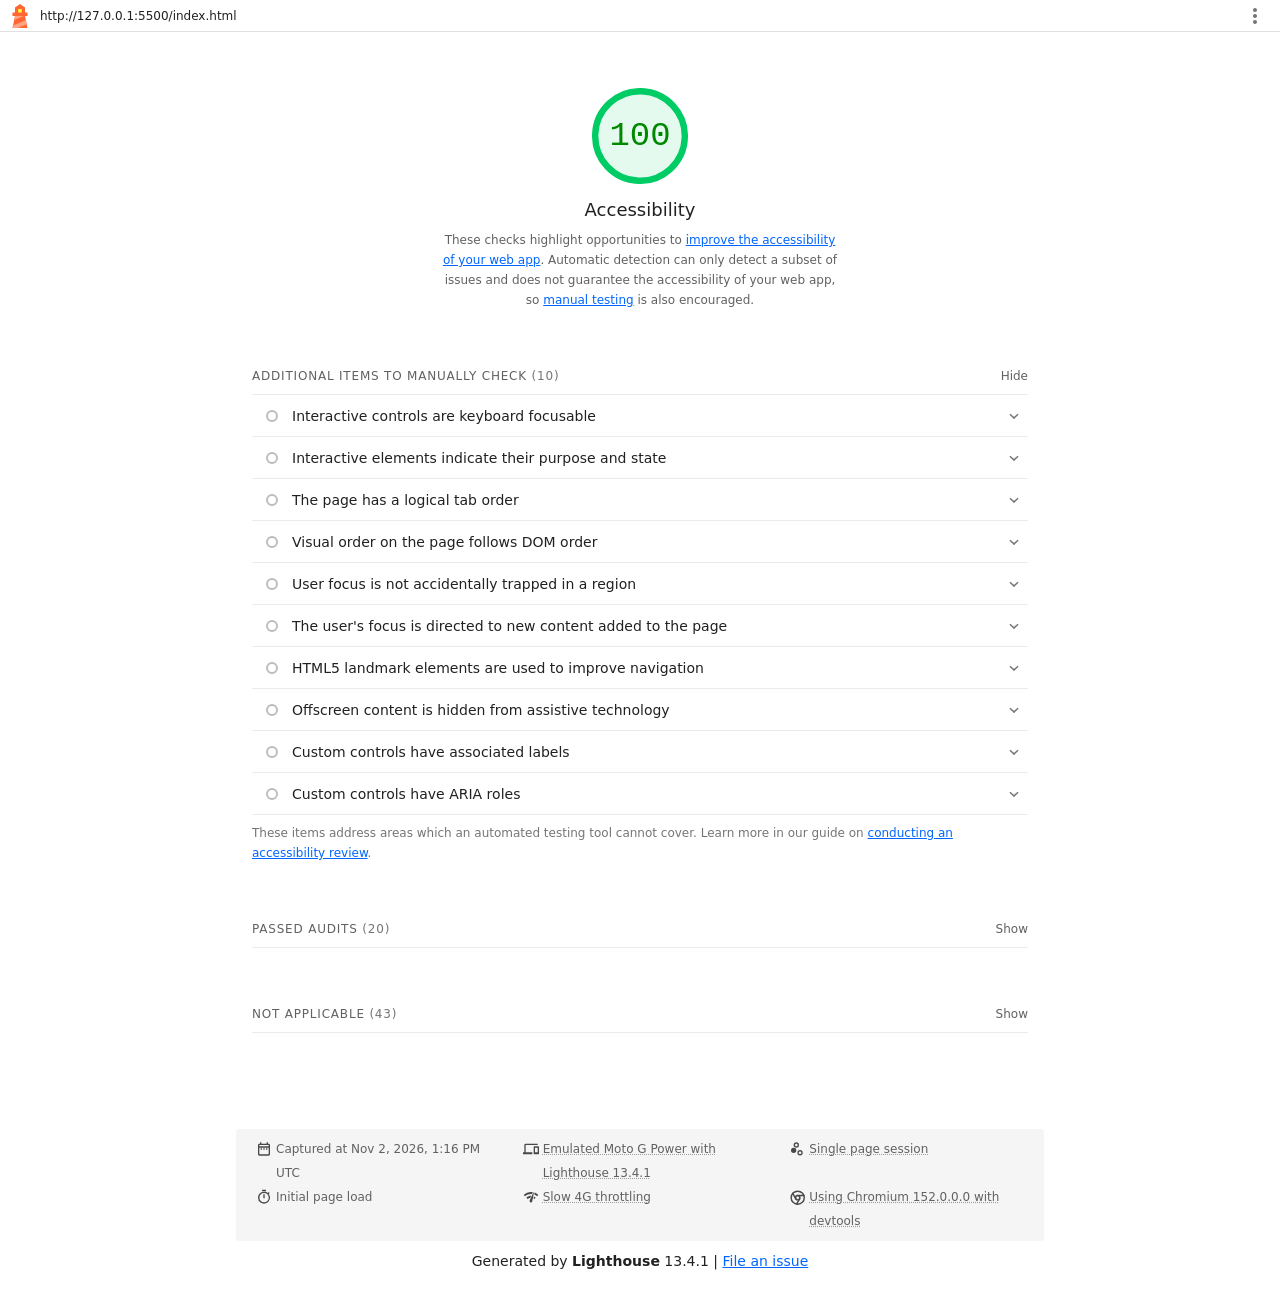
<file: lighthouse/index-accessibility.html>
<!--
@license
Copyright 2018 Google LLC
SPDX-License-Identifier: Apache-2.0
-->
<!doctype html>
<html lang="en">
<head>
  <meta charset="utf-8">
  <meta name="viewport" content="width=device-width, initial-scale=1, minimum-scale=1">
  <link rel="icon" href='data:image/svg+xml;utf8,<svg fill="none" xmlns="http://www.w3.org/2000/svg" viewBox="0 0 48 48"><path d="m14 7 10-7 10 7v10h5v7h-5l5 24H9l5-24H9v-7h5V7Z" fill="%23F63"/><path d="M31.561 24H14l-1.689 8.105L31.561 24ZM18.983 48H9l1.022-4.907L35.723 32.27l1.663 7.98L18.983 48Z" fill="%23FFA385"/><path fill="%23FF3" d="M20.5 10h7v7h-7z"/></svg>'>
  <title>Lighthouse Report</title>
  <style>body {margin: 0}</style>
</head>
<body>
  <noscript>Lighthouse report requires JavaScript. Please enable.</noscript>

  <div id="lh-log"></div>

  <script>window.__LIGHTHOUSE_JSON__ = {"lighthouseVersion":"13.4.1","requestedUrl":"http://127.0.0.1:5500/index.html","mainDocumentUrl":"http://127.0.0.1:5500/index.html","finalDisplayedUrl":"http://127.0.0.1:5500/index.html","finalUrl":"http://127.0.0.1:5500/index.html","fetchTime":"2026-11-02T13:16:34.638Z","gatherMode":"navigation","runWarnings":[],"userAgent":"Mozilla/5.0 (Windows NT 10.0; Win64; x64) AppleWebKit/537.36 (KHTML, like Gecko) Chrome/152.0.0.0 YaBrowser/26.10.0.0 Safari/537.36","environment":{"networkUserAgent":"Mozilla/5.0 (Linux; Android 11; moto g power (2022)) AppleWebKit/537.36 (KHTML, like Gecko) Chrome/152.0.0.0 Mobile Safari/537.36","hostUserAgent":"Mozilla/5.0 (Windows NT 10.0; Win64; x64) AppleWebKit/537.36 (KHTML, like Gecko) Chrome/152.0.0.0 YaBrowser/26.10.0.0 Safari/537.36","benchmarkIndex":3099,"credits":{"axe-core":"4.12.1"}},"audits":{"accesskeys":{"id":"accesskeys","title":"`[accesskey]` values are unique","description":"Access keys let users quickly focus a part of the page. For proper navigation, each access key must be unique. [Learn more about access keys](https://dequeuniversity.com/rules/axe/4.12/accesskeys).","score":null,"scoreDisplayMode":"notApplicable"},"aria-allowed-attr":{"id":"aria-allowed-attr","title":"`[aria-*]` attributes match their roles","description":"Each ARIA `role` supports a specific subset of `aria-*` attributes. Mismatching these invalidates the `aria-*` attributes. [Learn how to match ARIA attributes to their roles](https://dequeuniversity.com/rules/axe/4.12/aria-allowed-attr).","score":1,"scoreDisplayMode":"binary","details":{"type":"table","headings":[{"key":"node","valueType":"node","subItemsHeading":{"key":"relatedNode","valueType":"node"},"label":"Failing Elements"}],"items":[]}},"aria-allowed-role":{"id":"aria-allowed-role","title":"Uses ARIA roles only on compatible elements","description":"Many HTML elements can only be assigned certain ARIA roles. Using ARIA roles where they are not allowed can interfere with the accessibility of the web page. [Learn more about ARIA roles](https://dequeuniversity.com/rules/axe/4.12/aria-allowed-role).","score":null,"scoreDisplayMode":"notApplicable"},"aria-command-name":{"id":"aria-command-name","title":"`button`, `link`, and `menuitem` elements have accessible names","description":"When an element doesn't have an accessible name, screen readers announce it with a generic name, making it unusable for users who rely on screen readers. [Learn how to make command elements more accessible](https://dequeuniversity.com/rules/axe/4.12/aria-command-name).","score":null,"scoreDisplayMode":"notApplicable"},"aria-conditional-attr":{"id":"aria-conditional-attr","title":"ARIA attributes are used as specified for the element's role","description":"Some ARIA attributes are only allowed on an element under certain conditions. [Learn more about conditional ARIA attributes](https://dequeuniversity.com/rules/axe/4.12/aria-conditional-attr).","score":1,"scoreDisplayMode":"binary","details":{"type":"table","headings":[{"key":"node","valueType":"node","subItemsHeading":{"key":"relatedNode","valueType":"node"},"label":"Failing Elements"}],"items":[]}},"aria-deprecated-role":{"id":"aria-deprecated-role","title":"Deprecated ARIA roles were not used","description":"Deprecated ARIA roles may not be processed correctly by assistive technology. [Learn more about deprecated ARIA roles](https://dequeuniversity.com/rules/axe/4.12/aria-deprecated-role).","score":null,"scoreDisplayMode":"notApplicable"},"aria-dialog-name":{"id":"aria-dialog-name","title":"Elements with `role=\"dialog\"` or `role=\"alertdialog\"` have accessible names.","description":"ARIA dialog elements without accessible names may prevent screen readers users from discerning the purpose of these elements. [Learn how to make ARIA dialog elements more accessible](https://dequeuniversity.com/rules/axe/4.12/aria-dialog-name).","score":null,"scoreDisplayMode":"notApplicable"},"aria-hidden-body":{"id":"aria-hidden-body","title":"`[aria-hidden=\"true\"]` is not present on the document `\u003cbody>`","description":"Assistive technologies, like screen readers, work inconsistently when `aria-hidden=\"true\"` is set on the document `\u003cbody>`. [Learn how `aria-hidden` affects the document body](https://dequeuniversity.com/rules/axe/4.12/aria-hidden-body).","score":1,"scoreDisplayMode":"binary","details":{"type":"table","headings":[{"key":"node","valueType":"node","subItemsHeading":{"key":"relatedNode","valueType":"node"},"label":"Failing Elements"}],"items":[]}},"aria-hidden-focus":{"id":"aria-hidden-focus","title":"`[aria-hidden=\"true\"]` elements do not contain focusable descendents","description":"Focusable descendents within an `[aria-hidden=\"true\"]` element prevent those interactive elements from being available to users of assistive technologies like screen readers. [Learn how `aria-hidden` affects focusable elements](https://dequeuniversity.com/rules/axe/4.12/aria-hidden-focus).","score":null,"scoreDisplayMode":"notApplicable"},"aria-input-field-name":{"id":"aria-input-field-name","title":"ARIA input fields have accessible names","description":"When an input field doesn't have an accessible name, screen readers announce it with a generic name, making it unusable for users who rely on screen readers. [Learn more about input field labels](https://dequeuniversity.com/rules/axe/4.12/aria-input-field-name).","score":null,"scoreDisplayMode":"notApplicable"},"aria-meter-name":{"id":"aria-meter-name","title":"ARIA `meter` elements have accessible names","description":"When a meter element doesn't have an accessible name, screen readers announce it with a generic name, making it unusable for users who rely on screen readers. [Learn how to name `meter` elements](https://dequeuniversity.com/rules/axe/4.12/aria-meter-name).","score":null,"scoreDisplayMode":"notApplicable"},"aria-progressbar-name":{"id":"aria-progressbar-name","title":"ARIA `progressbar` elements have accessible names","description":"When a `progressbar` element doesn't have an accessible name, screen readers announce it with a generic name, making it unusable for users who rely on screen readers. [Learn how to label `progressbar` elements](https://dequeuniversity.com/rules/axe/4.12/aria-progressbar-name).","score":null,"scoreDisplayMode":"notApplicable"},"aria-prohibited-attr":{"id":"aria-prohibited-attr","title":"Elements use only permitted ARIA attributes","description":"Using ARIA attributes in roles where they are prohibited can mean that important information is not communicated to users of assistive technologies. [Learn more about prohibited ARIA roles](https://dequeuniversity.com/rules/axe/4.12/aria-prohibited-attr).","score":1,"scoreDisplayMode":"binary","details":{"type":"table","headings":[{"key":"node","valueType":"node","subItemsHeading":{"key":"relatedNode","valueType":"node"},"label":"Failing Elements"}],"items":[]}},"aria-required-attr":{"id":"aria-required-attr","title":"`[role]`s have all required `[aria-*]` attributes","description":"Some ARIA roles have required attributes that describe the state of the element to screen readers. [Learn more about roles and required attributes](https://dequeuniversity.com/rules/axe/4.12/aria-required-attr).","score":null,"scoreDisplayMode":"notApplicable"},"aria-required-children":{"id":"aria-required-children","title":"Elements with an ARIA `[role]` that require children to contain a specific `[role]` have all required children.","description":"Some ARIA parent roles must contain specific child roles to perform their intended accessibility functions. [Learn more about roles and required children elements](https://dequeuniversity.com/rules/axe/4.12/aria-required-children).","score":null,"scoreDisplayMode":"notApplicable"},"aria-required-parent":{"id":"aria-required-parent","title":"`[role]`s are contained by their required parent element","description":"Some ARIA child roles must be contained by specific parent roles to properly perform their intended accessibility functions. [Learn more about ARIA roles and required parent element](https://dequeuniversity.com/rules/axe/4.12/aria-required-parent).","score":null,"scoreDisplayMode":"notApplicable"},"aria-roles":{"id":"aria-roles","title":"`[role]` values are valid","description":"ARIA roles must have valid values in order to perform their intended accessibility functions. [Learn more about valid ARIA roles](https://dequeuniversity.com/rules/axe/4.12/aria-roles).","score":null,"scoreDisplayMode":"notApplicable"},"aria-text":{"id":"aria-text","title":"Elements with the `role=text` attribute do not have focusable descendents.","description":"Adding `role=text` around a text node split by markup enables VoiceOver to treat it as one phrase, but the element's focusable descendents will not be announced. [Learn more about the `role=text` attribute](https://dequeuniversity.com/rules/axe/4.12/aria-text).","score":null,"scoreDisplayMode":"notApplicable"},"aria-toggle-field-name":{"id":"aria-toggle-field-name","title":"ARIA toggle fields have accessible names","description":"When a toggle field doesn't have an accessible name, screen readers announce it with a generic name, making it unusable for users who rely on screen readers. [Learn more about toggle fields](https://dequeuniversity.com/rules/axe/4.12/aria-toggle-field-name).","score":null,"scoreDisplayMode":"notApplicable"},"aria-tooltip-name":{"id":"aria-tooltip-name","title":"ARIA `tooltip` elements have accessible names","description":"When a tooltip element doesn't have an accessible name, screen readers announce it with a generic name, making it unusable for users who rely on screen readers. [Learn how to name `tooltip` elements](https://dequeuniversity.com/rules/axe/4.12/aria-tooltip-name).","score":null,"scoreDisplayMode":"notApplicable"},"aria-treeitem-name":{"id":"aria-treeitem-name","title":"ARIA `treeitem` elements have accessible names","description":"When a `treeitem` element doesn't have an accessible name, screen readers announce it with a generic name, making it unusable for users who rely on screen readers. [Learn more about labeling `treeitem` elements](https://dequeuniversity.com/rules/axe/4.12/aria-treeitem-name).","score":null,"scoreDisplayMode":"notApplicable"},"aria-valid-attr-value":{"id":"aria-valid-attr-value","title":"`[aria-*]` attributes have valid values","description":"Assistive technologies, like screen readers, can't interpret ARIA attributes with invalid values. [Learn more about valid values for ARIA attributes](https://dequeuniversity.com/rules/axe/4.12/aria-valid-attr-value).","score":1,"scoreDisplayMode":"binary","details":{"type":"table","headings":[{"key":"node","valueType":"node","subItemsHeading":{"key":"relatedNode","valueType":"node"},"label":"Failing Elements"}],"items":[]}},"aria-valid-attr":{"id":"aria-valid-attr","title":"`[aria-*]` attributes are valid and not misspelled","description":"Assistive technologies, like screen readers, can't interpret ARIA attributes with invalid names. [Learn more about valid ARIA attributes](https://dequeuniversity.com/rules/axe/4.12/aria-valid-attr).","score":1,"scoreDisplayMode":"binary","details":{"type":"table","headings":[{"key":"node","valueType":"node","subItemsHeading":{"key":"relatedNode","valueType":"node"},"label":"Failing Elements"}],"items":[]}},"button-name":{"id":"button-name","title":"Buttons have an accessible name","description":"When a button doesn't have an accessible name, screen readers announce it as \"button\", making it unusable for users who rely on screen readers. [Learn how to make buttons more accessible](https://dequeuniversity.com/rules/axe/4.12/button-name).","score":1,"scoreDisplayMode":"binary","details":{"type":"table","headings":[{"key":"node","valueType":"node","subItemsHeading":{"key":"relatedNode","valueType":"node"},"label":"Failing Elements"}],"items":[]}},"bypass":{"id":"bypass","title":"The page contains a heading, skip link, or landmark region","description":"Adding ways to bypass repetitive content lets keyboard users navigate the page more efficiently. [Learn more about bypass blocks](https://dequeuniversity.com/rules/axe/4.12/bypass).","score":null,"scoreDisplayMode":"notApplicable"},"color-contrast":{"id":"color-contrast","title":"Background and foreground colors have a sufficient contrast ratio","description":"Low-contrast text is difficult or impossible for many users to read. [Learn how to provide sufficient color contrast](https://dequeuniversity.com/rules/axe/4.12/color-contrast).","score":1,"scoreDisplayMode":"binary","details":{"type":"table","headings":[{"key":"node","valueType":"node","subItemsHeading":{"key":"relatedNode","valueType":"node"},"label":"Failing Elements"}],"items":[]}},"definition-list":{"id":"definition-list","title":"`\u003cdl>`'s contain only properly-ordered `\u003cdt>` and `\u003cdd>` groups, `\u003cscript>`, `\u003ctemplate>` or `\u003cdiv>` elements.","description":"When definition lists are not properly marked up, screen readers may produce confusing or inaccurate output. [Learn how to structure definition lists correctly](https://dequeuniversity.com/rules/axe/4.12/definition-list).","score":null,"scoreDisplayMode":"notApplicable"},"dlitem":{"id":"dlitem","title":"Definition list items are wrapped in `\u003cdl>` elements","description":"Definition list items (`\u003cdt>` and `\u003cdd>`) must be wrapped in a parent `\u003cdl>` element to ensure that screen readers can properly announce them. [Learn how to structure definition lists correctly](https://dequeuniversity.com/rules/axe/4.12/dlitem).","score":null,"scoreDisplayMode":"notApplicable"},"document-title":{"id":"document-title","title":"Document has a `\u003ctitle>` element","description":"The title gives screen reader users an overview of the page, and search engine users rely on it heavily to determine if a page is relevant to their search. [Learn more about document titles](https://dequeuniversity.com/rules/axe/4.12/document-title).","score":1,"scoreDisplayMode":"binary","details":{"type":"table","headings":[{"key":"node","valueType":"node","subItemsHeading":{"key":"relatedNode","valueType":"node"},"label":"Failing Elements"}],"items":[]}},"duplicate-id-aria":{"id":"duplicate-id-aria","title":"ARIA IDs are unique","description":"The value of an ARIA ID must be unique to prevent other instances from being overlooked by assistive technologies. [Learn how to fix duplicate ARIA IDs](https://dequeuniversity.com/rules/axe/4.12/duplicate-id-aria).","score":null,"scoreDisplayMode":"notApplicable"},"empty-heading":{"id":"empty-heading","title":"All heading elements contain content.","description":"A heading with no content or inaccessible text prevent screen reader users from accessing information on the page's structure. [Learn more about headings](https://dequeuniversity.com/rules/axe/4.12/empty-heading).","score":null,"scoreDisplayMode":"notApplicable"},"form-field-multiple-labels":{"id":"form-field-multiple-labels","title":"No form fields have multiple labels","description":"Form fields with multiple labels can be confusingly announced by assistive technologies like screen readers which use either the first, the last, or all of the labels. [Learn how to use form labels](https://dequeuniversity.com/rules/axe/4.12/form-field-multiple-labels).","score":null,"scoreDisplayMode":"notApplicable"},"frame-title":{"id":"frame-title","title":"`\u003cframe>` or `\u003ciframe>` elements have a title","description":"Screen reader users rely on frame titles to describe the contents of frames. [Learn more about frame titles](https://dequeuniversity.com/rules/axe/4.12/frame-title).","score":null,"scoreDisplayMode":"notApplicable"},"heading-order":{"id":"heading-order","title":"Heading elements appear in a sequentially-descending order","description":"Properly ordered headings that do not skip levels convey the semantic structure of the page, making it easier to navigate and understand when using assistive technologies. [Learn more about heading order](https://dequeuniversity.com/rules/axe/4.12/heading-order).","score":1,"scoreDisplayMode":"binary","details":{"type":"table","headings":[{"key":"node","valueType":"node","subItemsHeading":{"key":"relatedNode","valueType":"node"},"label":"Failing Elements"}],"items":[]}},"html-has-lang":{"id":"html-has-lang","title":"`\u003chtml>` element has a `[lang]` attribute","description":"If a page doesn't specify a `lang` attribute, a screen reader assumes that the page is in the default language that the user chose when setting up the screen reader. If the page isn't actually in the default language, then the screen reader might not announce the page's text correctly. [Learn more about the `lang` attribute](https://dequeuniversity.com/rules/axe/4.12/html-has-lang).","score":1,"scoreDisplayMode":"binary","details":{"type":"table","headings":[{"key":"node","valueType":"node","subItemsHeading":{"key":"relatedNode","valueType":"node"},"label":"Failing Elements"}],"items":[]}},"html-lang-valid":{"id":"html-lang-valid","title":"`\u003chtml>` element has a valid value for its `[lang]` attribute","description":"Specifying a valid [BCP 47 language](https://www.w3.org/International/questions/qa-choosing-language-tags#question) helps screen readers announce text properly. [Learn how to use the `lang` attribute](https://dequeuniversity.com/rules/axe/4.12/html-lang-valid).","score":1,"scoreDisplayMode":"binary","details":{"type":"table","headings":[{"key":"node","valueType":"node","subItemsHeading":{"key":"relatedNode","valueType":"node"},"label":"Failing Elements"}],"items":[]}},"html-xml-lang-mismatch":{"id":"html-xml-lang-mismatch","title":"`\u003chtml>` element has an `[xml:lang]` attribute with the same base language as the `[lang]` attribute.","description":"If the webpage does not specify a consistent language, then the screen reader might not announce the page's text correctly. [Learn more about the `lang` attribute](https://dequeuniversity.com/rules/axe/4.12/html-xml-lang-mismatch).","score":null,"scoreDisplayMode":"notApplicable"},"identical-links-same-purpose":{"id":"identical-links-same-purpose","title":"Identical links have the same purpose.","description":"Links with the same destination should have the same description, to help users understand the link's purpose and decide whether to follow it. [Learn more about identical links](https://dequeuniversity.com/rules/axe/4.12/identical-links-same-purpose).","score":null,"scoreDisplayMode":"notApplicable"},"image-alt":{"id":"image-alt","title":"Image elements have `[alt]` attributes","description":"Informative elements should aim for short, descriptive alternate text. Decorative elements can be ignored with an empty alt attribute. [Learn more about the `alt` attribute](https://dequeuniversity.com/rules/axe/4.12/image-alt).","score":1,"scoreDisplayMode":"binary","details":{"type":"table","headings":[{"key":"node","valueType":"node","subItemsHeading":{"key":"relatedNode","valueType":"node"},"label":"Failing Elements"}],"items":[]}},"image-redundant-alt":{"id":"image-redundant-alt","title":"Image elements do not have `[alt]` attributes that are redundant text.","description":"Informative elements should aim for short, descriptive alternative text. Alternative text that is exactly the same as the text adjacent to the link or image is potentially confusing for screen reader users, because the text will be read twice. [Learn more about the `alt` attribute](https://dequeuniversity.com/rules/axe/4.12/image-redundant-alt).","score":null,"scoreDisplayMode":"notApplicable"},"input-button-name":{"id":"input-button-name","title":"Input buttons have discernible text.","description":"Adding discernable and accessible text to input buttons may help screen reader users understand the purpose of the input button. [Learn more about input buttons](https://dequeuniversity.com/rules/axe/4.12/input-button-name).","score":null,"scoreDisplayMode":"notApplicable"},"input-image-alt":{"id":"input-image-alt","title":"`\u003cinput type=\"image\">` elements have `[alt]` text","description":"When an image is being used as an `\u003cinput>` button, providing alternative text can help screen reader users understand the purpose of the button. [Learn about input image alt text](https://dequeuniversity.com/rules/axe/4.12/input-image-alt).","score":null,"scoreDisplayMode":"notApplicable"},"label-content-name-mismatch":{"id":"label-content-name-mismatch","title":"Elements with visible text labels have matching accessible names.","description":"Visible text labels that do not match the accessible name can result in a confusing experience for screen reader users. [Learn more about accessible names](https://dequeuniversity.com/rules/axe/4.12/label-content-name-mismatch).","score":1,"scoreDisplayMode":"binary","details":{"type":"table","headings":[{"key":"node","valueType":"node","subItemsHeading":{"key":"relatedNode","valueType":"node"},"label":"Failing Elements"}],"items":[]}},"label":{"id":"label","title":"Form elements have associated labels","description":"Labels ensure that form controls are announced properly by assistive technologies, like screen readers. [Learn more about form element labels](https://dequeuniversity.com/rules/axe/4.12/label).","score":null,"scoreDisplayMode":"notApplicable"},"landmark-one-main":{"id":"landmark-one-main","title":"Document has a main landmark.","description":"One main landmark helps screen reader users navigate a web page. [Learn more about landmarks](https://dequeuniversity.com/rules/axe/4.12/landmark-one-main).","score":1,"scoreDisplayMode":"binary","details":{"type":"table","headings":[{"key":"node","valueType":"node","subItemsHeading":{"key":"relatedNode","valueType":"node"},"label":"Failing Elements"}],"items":[]}},"link-name":{"id":"link-name","title":"Links have a discernible name","description":"Link text (and alternate text for images, when used as links) that is discernible, unique, and focusable improves the navigation experience for screen reader users. [Learn how to make links accessible](https://dequeuniversity.com/rules/axe/4.12/link-name).","score":1,"scoreDisplayMode":"binary","details":{"type":"table","headings":[{"key":"node","valueType":"node","subItemsHeading":{"key":"relatedNode","valueType":"node"},"label":"Failing Elements"}],"items":[]}},"link-in-text-block":{"id":"link-in-text-block","title":"Links are distinguishable without relying on color.","description":"Low-contrast text is difficult or impossible for many users to read. Link text that is discernible improves the experience for users with low vision. [Learn how to make links distinguishable](https://dequeuniversity.com/rules/axe/4.12/link-in-text-block).","score":null,"scoreDisplayMode":"notApplicable"},"list":{"id":"list","title":"Lists contain only `\u003cli>` elements and script supporting elements (`\u003cscript>` and `\u003ctemplate>`).","description":"Screen readers have a specific way of announcing lists. Ensuring proper list structure aids screen reader output. [Learn more about proper list structure](https://dequeuniversity.com/rules/axe/4.12/list).","score":1,"scoreDisplayMode":"binary","details":{"type":"table","headings":[{"key":"node","valueType":"node","subItemsHeading":{"key":"relatedNode","valueType":"node"},"label":"Failing Elements"}],"items":[]}},"listitem":{"id":"listitem","title":"List items (`\u003cli>`) are contained within `\u003cul>`, `\u003col>` or `\u003cmenu>` parent elements","description":"Screen readers require list items (`\u003cli>`) to be contained within a parent `\u003cul>`, `\u003col>` or `\u003cmenu>` to be announced properly. [Learn more about proper list structure](https://dequeuniversity.com/rules/axe/4.12/listitem).","score":1,"scoreDisplayMode":"binary","details":{"type":"table","headings":[{"key":"node","valueType":"node","subItemsHeading":{"key":"relatedNode","valueType":"node"},"label":"Failing Elements"}],"items":[]}},"meta-refresh":{"id":"meta-refresh","title":"The document does not use `\u003cmeta http-equiv=\"refresh\">`","description":"Users do not expect a page to refresh automatically, and doing so will move focus back to the top of the page. This may create a frustrating or confusing experience. [Learn more about the refresh meta tag](https://dequeuniversity.com/rules/axe/4.12/meta-refresh).","score":null,"scoreDisplayMode":"notApplicable"},"meta-viewport":{"id":"meta-viewport","title":"`[user-scalable=\"no\"]` is not used in the `\u003cmeta name=\"viewport\">` element and the `[maximum-scale]` attribute is not less than 5.","description":"Disabling zooming is problematic for users with low vision who rely on screen magnification to properly see the contents of a web page. [Learn more about the viewport meta tag](https://dequeuniversity.com/rules/axe/4.12/meta-viewport).","score":1,"scoreDisplayMode":"binary","details":{"type":"table","headings":[{"key":"node","valueType":"node","subItemsHeading":{"key":"relatedNode","valueType":"node"},"label":"Failing Elements"}],"items":[]}},"object-alt":{"id":"object-alt","title":"`\u003cobject>` elements have alternate text","description":"Screen readers cannot translate non-text content. Adding alternate text to `\u003cobject>` elements helps screen readers convey meaning to users. [Learn more about alt text for `object` elements](https://dequeuniversity.com/rules/axe/4.12/object-alt).","score":null,"scoreDisplayMode":"notApplicable"},"select-name":{"id":"select-name","title":"Select elements have associated label elements.","description":"Form elements without effective labels can create frustrating experiences for screen reader users. [Learn more about the `select` element](https://dequeuniversity.com/rules/axe/4.12/select-name).","score":null,"scoreDisplayMode":"notApplicable"},"skip-link":{"id":"skip-link","title":"Skip links are focusable.","description":"Including a skip link can help users skip to the main content to save time. [Learn more about skip links](https://dequeuniversity.com/rules/axe/4.12/skip-link).","score":1,"scoreDisplayMode":"binary","details":{"type":"table","headings":[{"key":"node","valueType":"node","subItemsHeading":{"key":"relatedNode","valueType":"node"},"label":"Failing Elements"}],"items":[]}},"tabindex":{"id":"tabindex","title":"No element has a `[tabindex]` value greater than 0","description":"A value greater than 0 implies an explicit navigation ordering. Although technically valid, this often creates frustrating experiences for users who rely on assistive technologies. [Learn more about the `tabindex` attribute](https://dequeuniversity.com/rules/axe/4.12/tabindex).","score":null,"scoreDisplayMode":"notApplicable"},"table-duplicate-name":{"id":"table-duplicate-name","title":"Tables have different content in the summary attribute and `\u003ccaption>`.","description":"The summary attribute should describe the table structure, while `\u003ccaption>` should have the onscreen title. Accurate table mark-up helps users of screen readers. [Learn more about summary and caption](https://dequeuniversity.com/rules/axe/4.12/table-duplicate-name).","score":null,"scoreDisplayMode":"notApplicable"},"table-fake-caption":{"id":"table-fake-caption","title":"Tables use `\u003ccaption>` instead of cells with the `[colspan]` attribute to indicate a caption.","description":"Screen readers have features to make navigating tables easier. Ensuring that tables use the actual caption element instead of cells with the `[colspan]` attribute may improve the experience for screen reader users. [Learn more about captions](https://dequeuniversity.com/rules/axe/4.12/table-fake-caption).","score":null,"scoreDisplayMode":"notApplicable"},"target-size":{"id":"target-size","title":"Touch targets have sufficient size and spacing.","description":"Touch targets with sufficient size and spacing help users who may have difficulty targeting small controls to activate the targets. [Learn more about touch targets](https://dequeuniversity.com/rules/axe/4.12/target-size).","score":1,"scoreDisplayMode":"binary","details":{"type":"table","headings":[{"key":"node","valueType":"node","subItemsHeading":{"key":"relatedNode","valueType":"node"},"label":"Failing Elements"}],"items":[]}},"td-has-header":{"id":"td-has-header","title":"`\u003ctd>` elements in a large `\u003ctable>` have one or more table headers.","description":"Screen readers have features to make navigating tables easier. Ensuring that `\u003ctd>` elements in a large table (3 or more cells in width and height) have an associated table header may improve the experience for screen reader users. [Learn more about table headers](https://dequeuniversity.com/rules/axe/4.12/td-has-header).","score":null,"scoreDisplayMode":"notApplicable"},"td-headers-attr":{"id":"td-headers-attr","title":"Cells in a `\u003ctable>` element that use the `[headers]` attribute refer to table cells within the same table.","description":"Screen readers have features to make navigating tables easier. Ensuring `\u003ctd>` cells using the `[headers]` attribute only refer to other cells in the same table may improve the experience for screen reader users. [Learn more about the `headers` attribute](https://dequeuniversity.com/rules/axe/4.12/td-headers-attr).","score":null,"scoreDisplayMode":"notApplicable"},"th-has-data-cells":{"id":"th-has-data-cells","title":"`\u003cth>` elements and elements with `[role=\"columnheader\"/\"rowheader\"]` have data cells they describe.","description":"Screen readers have features to make navigating tables easier. Ensuring table headers always refer to some set of cells may improve the experience for screen reader users. [Learn more about table headers](https://dequeuniversity.com/rules/axe/4.12/th-has-data-cells).","score":null,"scoreDisplayMode":"notApplicable"},"valid-lang":{"id":"valid-lang","title":"`[lang]` attributes have a valid value","description":"Specifying a valid [BCP 47 language](https://www.w3.org/International/questions/qa-choosing-language-tags#question) on elements helps ensure that text is pronounced correctly by a screen reader. [Learn how to use the `lang` attribute](https://dequeuniversity.com/rules/axe/4.12/valid-lang).","score":null,"scoreDisplayMode":"notApplicable"},"video-caption":{"id":"video-caption","title":"`\u003cvideo>` elements contain a `\u003ctrack>` element with `[kind=\"captions\"]`","description":"When a video provides a caption it is easier for deaf and hearing impaired users to access its information. [Learn more about video captions](https://dequeuniversity.com/rules/axe/4.12/video-caption).","score":null,"scoreDisplayMode":"notApplicable"},"custom-controls-labels":{"id":"custom-controls-labels","title":"Custom controls have associated labels","description":"Custom interactive controls have associated labels, provided by aria-label or aria-labelledby. [Learn more about custom controls and labels](https://developer.chrome.com/docs/lighthouse/accessibility/custom-controls-labels/).","score":null,"scoreDisplayMode":"manual"},"custom-controls-roles":{"id":"custom-controls-roles","title":"Custom controls have ARIA roles","description":"Custom interactive controls have appropriate ARIA roles. [Learn how to add roles to custom controls](https://developer.chrome.com/docs/lighthouse/accessibility/custom-control-roles/).","score":null,"scoreDisplayMode":"manual"},"focus-traps":{"id":"focus-traps","title":"User focus is not accidentally trapped in a region","description":"A user can tab into and out of any control or region without accidentally trapping their focus. [Learn how to avoid focus traps](https://developer.chrome.com/docs/lighthouse/accessibility/focus-traps/).","score":null,"scoreDisplayMode":"manual"},"focusable-controls":{"id":"focusable-controls","title":"Interactive controls are keyboard focusable","description":"Custom interactive controls are keyboard focusable and display a focus indicator. [Learn how to make custom controls focusable](https://developer.chrome.com/docs/lighthouse/accessibility/focusable-controls/).","score":null,"scoreDisplayMode":"manual"},"interactive-element-affordance":{"id":"interactive-element-affordance","title":"Interactive elements indicate their purpose and state","description":"Interactive elements, such as links and buttons, should indicate their state and be distinguishable from non-interactive elements. [Learn how to decorate interactive elements with affordance hints](https://developer.chrome.com/docs/lighthouse/accessibility/interactive-element-affordance/).","score":null,"scoreDisplayMode":"manual"},"logical-tab-order":{"id":"logical-tab-order","title":"The page has a logical tab order","description":"Tabbing through the page follows the visual layout. Users cannot focus elements that are offscreen. [Learn more about logical tab ordering](https://developer.chrome.com/docs/lighthouse/accessibility/logical-tab-order/).","score":null,"scoreDisplayMode":"manual"},"managed-focus":{"id":"managed-focus","title":"The user's focus is directed to new content added to the page","description":"If new content, such as a dialog, is added to the page, the user's focus is directed to it. [Learn how to direct focus to new content](https://developer.chrome.com/docs/lighthouse/accessibility/managed-focus/).","score":null,"scoreDisplayMode":"manual"},"offscreen-content-hidden":{"id":"offscreen-content-hidden","title":"Offscreen content is hidden from assistive technology","description":"Offscreen content is hidden with display: none or aria-hidden=true. [Learn how to properly hide offscreen content](https://developer.chrome.com/docs/lighthouse/accessibility/offscreen-content-hidden/).","score":null,"scoreDisplayMode":"manual"},"use-landmarks":{"id":"use-landmarks","title":"HTML5 landmark elements are used to improve navigation","description":"Landmark elements (`\u003cmain>`, `\u003cnav>`, etc.) are used to improve the keyboard navigation of the page for assistive technology. [Learn more about landmark elements](https://developer.chrome.com/docs/lighthouse/accessibility/use-landmarks/).","score":null,"scoreDisplayMode":"manual"},"visual-order-follows-dom":{"id":"visual-order-follows-dom","title":"Visual order on the page follows DOM order","description":"DOM order matches the visual order, improving navigation for assistive technology. [Learn more about DOM and visual ordering](https://developer.chrome.com/docs/lighthouse/accessibility/visual-order-follows-dom/).","score":null,"scoreDisplayMode":"manual"},"autocomplete-valid":{"id":"autocomplete-valid","title":"`autocomplete` attributes are used correctly","description":"The `autocomplete` attribute values must be valid and correctly applied for screen readers to function correctly. [Learn more about valid autocomplete values](https://dequeuniversity.com/rules/axe/4.12/autocomplete-valid).","score":null,"scoreDisplayMode":"notApplicable"},"presentation-role-conflict":{"id":"presentation-role-conflict","title":"Elements with `role=\"none\"` or `role=\"presentation\"` do not have conflicts","description":"There are certain cases where the semantic role of an element with `role=\"none\"` or `role=\"presentation\"` does not resolve to none or presentation. To ensure the element remains removed from the accessibility tree, you should not add any global ARIA attributes to the element or make it focusable. [Learn more about presentation role conflict](https://dequeuniversity.com/rules/axe/4.12/presentation-role-conflict).","score":null,"scoreDisplayMode":"notApplicable"},"svg-img-alt":{"id":"svg-img-alt","title":"SVG elements with an `img` role have an accessible text alternative","description":"Ensures SVG elements with an `img`, `graphics-document` or `graphics-symbol` role have an accessible text alternative. [Learn more about SVG alt text](https://dequeuniversity.com/rules/axe/4.12/svg-img-alt).","score":null,"scoreDisplayMode":"notApplicable"}},"configSettings":{"output":"json","maxWaitForFcp":30000,"maxWaitForLoad":45000,"pauseAfterFcpMs":1000,"pauseAfterLoadMs":1000,"networkQuietThresholdMs":1000,"cpuQuietThresholdMs":1000,"formFactor":"mobile","throttling":{"rttMs":150,"throughputKbps":1638.4,"requestLatencyMs":562.5,"downloadThroughputKbps":1474.5600000000002,"uploadThroughputKbps":675,"cpuSlowdownMultiplier":4},"throttlingMethod":"simulate","screenEmulation":{"mobile":true,"width":412,"height":823,"deviceScaleFactor":1.75,"disabled":true},"emulatedUserAgent":"Mozilla/5.0 (Linux; Android 11; moto g power (2022)) AppleWebKit/537.36 (KHTML, like Gecko) Chrome/136.0.0.0 Mobile Safari/537.36","auditMode":false,"gatherMode":false,"clearStorageTypes":["file_systems","shader_cache","service_workers","cache_storage"],"disableStorageReset":false,"debugNavigation":false,"channel":"devtools","usePassiveGathering":false,"disableFullPageScreenshot":false,"skipAboutBlank":false,"blankPage":"about:blank","ignoreStatusCode":true,"locale":"en-US","blockedUrlPatterns":null,"additionalTraceCategories":"","extraHeaders":null,"precomputedLanternData":null,"onlyAudits":null,"onlyCategories":["accessibility"],"skipAudits":null},"categories":{"accessibility":{"title":"Accessibility","description":"These checks highlight opportunities to [improve the accessibility of your web app](https://developer.chrome.com/docs/lighthouse/accessibility/). Automatic detection can only detect a subset of issues and does not guarantee the accessibility of your web app, so [manual testing](https://web.dev/articles/how-to-review) is also encouraged.","manualDescription":"These items address areas which an automated testing tool cannot cover. Learn more in our guide on [conducting an accessibility review](https://web.dev/articles/how-to-review).","supportedModes":["navigation","snapshot"],"auditRefs":[{"id":"accesskeys","weight":0,"group":"a11y-navigation"},{"id":"aria-allowed-attr","weight":10,"group":"a11y-aria"},{"id":"aria-command-name","weight":0,"group":"a11y-aria"},{"id":"aria-conditional-attr","weight":7,"group":"a11y-aria"},{"id":"aria-deprecated-role","weight":0,"group":"a11y-aria"},{"id":"aria-dialog-name","weight":0,"group":"a11y-aria"},{"id":"aria-hidden-body","weight":10,"group":"a11y-aria"},{"id":"aria-hidden-focus","weight":0,"group":"a11y-aria"},{"id":"aria-input-field-name","weight":0,"group":"a11y-aria"},{"id":"aria-meter-name","weight":0,"group":"a11y-aria"},{"id":"aria-progressbar-name","weight":0,"group":"a11y-aria"},{"id":"aria-prohibited-attr","weight":7,"group":"a11y-aria"},{"id":"aria-required-attr","weight":0,"group":"a11y-aria"},{"id":"aria-required-children","weight":0,"group":"a11y-aria"},{"id":"aria-required-parent","weight":0,"group":"a11y-aria"},{"id":"aria-roles","weight":0,"group":"a11y-aria"},{"id":"aria-text","weight":0,"group":"a11y-aria"},{"id":"aria-toggle-field-name","weight":0,"group":"a11y-aria"},{"id":"aria-tooltip-name","weight":0,"group":"a11y-aria"},{"id":"aria-treeitem-name","weight":0,"group":"a11y-aria"},{"id":"aria-valid-attr-value","weight":10,"group":"a11y-aria"},{"id":"aria-valid-attr","weight":10,"group":"a11y-aria"},{"id":"button-name","weight":10,"group":"a11y-names-labels"},{"id":"bypass","weight":0,"group":"a11y-navigation"},{"id":"color-contrast","weight":7,"group":"a11y-color-contrast"},{"id":"definition-list","weight":0,"group":"a11y-tables-lists"},{"id":"dlitem","weight":0,"group":"a11y-tables-lists"},{"id":"document-title","weight":7,"group":"a11y-names-labels"},{"id":"duplicate-id-aria","weight":0,"group":"a11y-aria"},{"id":"form-field-multiple-labels","weight":0,"group":"a11y-names-labels"},{"id":"frame-title","weight":0,"group":"a11y-names-labels"},{"id":"heading-order","weight":3,"group":"a11y-navigation"},{"id":"html-has-lang","weight":7,"group":"a11y-language"},{"id":"html-lang-valid","weight":7,"group":"a11y-language"},{"id":"html-xml-lang-mismatch","weight":0,"group":"a11y-language"},{"id":"image-alt","weight":10,"group":"a11y-names-labels"},{"id":"input-button-name","weight":0,"group":"a11y-names-labels"},{"id":"input-image-alt","weight":0,"group":"a11y-names-labels"},{"id":"label","weight":0,"group":"a11y-names-labels"},{"id":"link-in-text-block","weight":0,"group":"a11y-color-contrast"},{"id":"link-name","weight":7,"group":"a11y-names-labels"},{"id":"list","weight":7,"group":"a11y-tables-lists"},{"id":"listitem","weight":7,"group":"a11y-tables-lists"},{"id":"meta-refresh","weight":0,"group":"a11y-best-practices"},{"id":"meta-viewport","weight":10,"group":"a11y-best-practices"},{"id":"object-alt","weight":0,"group":"a11y-names-labels"},{"id":"select-name","weight":0,"group":"a11y-names-labels"},{"id":"skip-link","weight":3,"group":"a11y-names-labels"},{"id":"tabindex","weight":0,"group":"a11y-navigation"},{"id":"target-size","weight":7,"group":"a11y-best-practices"},{"id":"td-headers-attr","weight":0,"group":"a11y-tables-lists"},{"id":"th-has-data-cells","weight":0,"group":"a11y-tables-lists"},{"id":"valid-lang","weight":0,"group":"a11y-language"},{"id":"video-caption","weight":0,"group":"a11y-audio-video"},{"id":"landmark-one-main","weight":3,"group":"a11y-best-practices"},{"id":"autocomplete-valid","weight":0,"group":"a11y-best-practices"},{"id":"presentation-role-conflict","weight":0,"group":"a11y-best-practices"},{"id":"svg-img-alt","weight":0,"group":"a11y-best-practices"},{"id":"focusable-controls","weight":0},{"id":"interactive-element-affordance","weight":0},{"id":"logical-tab-order","weight":0},{"id":"visual-order-follows-dom","weight":0},{"id":"focus-traps","weight":0},{"id":"managed-focus","weight":0},{"id":"use-landmarks","weight":0},{"id":"offscreen-content-hidden","weight":0},{"id":"custom-controls-labels","weight":0},{"id":"custom-controls-roles","weight":0},{"id":"table-duplicate-name","weight":0,"group":"a11y-best-practices"},{"id":"empty-heading","weight":0,"group":"a11y-best-practices"},{"id":"aria-allowed-role","weight":0,"group":"a11y-best-practices"},{"id":"image-redundant-alt","weight":0,"group":"a11y-names-labels"},{"id":"identical-links-same-purpose","weight":0,"group":"a11y-best-practices"},{"id":"label-content-name-mismatch","weight":0,"group":"hidden"},{"id":"table-fake-caption","weight":0,"group":"hidden"},{"id":"td-has-header","weight":0,"group":"hidden"}],"id":"accessibility","score":1}},"categoryGroups":{"metrics":{"title":"Metrics"},"insights":{"title":"Insights","description":"These insights are also available in the Chrome DevTools Performance Panel - [record a trace](https://developer.chrome.com/docs/devtools/performance/reference) to view more detailed information."},"diagnostics":{"title":"Diagnostics","description":"More information about the performance of your application. These numbers don't [directly affect](https://developer.chrome.com/docs/lighthouse/performance/performance-scoring/) the Performance score."},"a11y-best-practices":{"title":"Best practices","description":"These items highlight common accessibility best practices."},"a11y-color-contrast":{"title":"Contrast","description":"These are opportunities to improve the legibility of your content."},"a11y-names-labels":{"title":"Names and labels","description":"These are opportunities to improve the semantics of the controls in your application. This may enhance the experience for users of assistive technology, like a screen reader."},"a11y-navigation":{"title":"Navigation","description":"These are opportunities to improve keyboard navigation in your application."},"a11y-aria":{"title":"ARIA","description":"These are opportunities to improve the usage of ARIA in your application which may enhance the experience for users of assistive technology, like a screen reader."},"a11y-language":{"title":"Internationalization and localization","description":"These are opportunities to improve the interpretation of your content by users in different locales."},"a11y-audio-video":{"title":"Audio and video","description":"These are opportunities to provide alternative content for audio and video. This may improve the experience for users with hearing or vision impairments."},"a11y-tables-lists":{"title":"Tables and lists","description":"These are opportunities to improve the experience of reading tabular or list data using assistive technology, like a screen reader."},"seo-mobile":{"title":"Mobile Friendly","description":"Make sure your pages are mobile friendly so users don’t have to pinch or zoom in order to read the content pages. [Learn how to make pages mobile-friendly](https://developers.google.com/search/mobile-sites/)."},"seo-content":{"title":"Content Best Practices","description":"Format your HTML in a way that enables crawlers to better understand your app’s content."},"seo-crawl":{"title":"Crawling and Indexing","description":"To appear in search results, crawlers need access to your app."},"best-practices-trust-safety":{"title":"Trust and Safety"},"best-practices-ux":{"title":"User Experience"},"best-practices-browser-compat":{"title":"Browser Compatibility"},"best-practices-general":{"title":"General"},"webmcp":{"title":"WebMCP","description":"Audits validating WebMCP integration."},"agent-accessibility":{"title":"Agent Accessibility","description":"These audits highlight best practices for improving the accessibility of the website for AI agents."},"hidden":{"title":""}},"stackPacks":[],"entities":[{"name":"127.0.0.1","origins":["http://127.0.0.1:5500"],"isFirstParty":true,"isUnrecognized":true}],"fullPageScreenshot":{"screenshot":{"data":"[data-uri]","width":412,"height":2577.60009765625},"nodes":{"1-0-H1":{"id":"","top":453,"bottom":539,"left":40,"right":372,"width":332,"height":87},"1-1-DIV":{"id":"","top":372,"bottom":772,"left":16,"right":396,"width":380,"height":400},"1-2-A":{"id":"","top":2522,"bottom":2562,"left":356,"right":396,"width":40,"height":40}}},"timing":{"entries":[{"startTime":120.3,"name":"lh:config","duration":119.6,"entryType":"measure"},{"startTime":121.1,"name":"lh:config:resolveArtifactsToDefns","duration":0.8,"entryType":"measure"},{"startTime":239.9,"name":"lh:runner:gather","duration":4995.5,"entryType":"measure"},{"startTime":245.2,"name":"lh:driver:connect","duration":6.2,"entryType":"measure"},{"startTime":251.6,"name":"lh:driver:navigate","duration":68.2,"entryType":"measure"},{"startTime":320,"name":"lh:gather:getBenchmarkIndex","duration":1017.5,"entryType":"measure"},{"startTime":1337.6,"name":"lh:gather:getVersion","duration":0.6,"entryType":"measure"},{"startTime":1338.2,"name":"lh:gather:getDevicePixelRatio","duration":1.4,"entryType":"measure"},{"startTime":1339.7,"name":"lh:prepare:navigationMode","duration":126.5,"entryType":"measure"},{"startTime":1340,"name":"lh:gather:getVersion","duration":0.3,"entryType":"measure"},{"startTime":1351.5,"name":"lh:storage:clearDataForOrigin","duration":50.5,"entryType":"measure"},{"startTime":1402,"name":"lh:storage:clearBrowserCaches","duration":63.1,"entryType":"measure"},{"startTime":1465.6,"name":"lh:gather:prepareThrottlingAndNetwork","duration":0.6,"entryType":"measure"},{"startTime":1470.7,"name":"lh:driver:navigate","duration":2471.2,"entryType":"measure"},{"startTime":3946.4,"name":"lh:computed:NetworkRecords","duration":0.9,"entryType":"measure"},{"startTime":3947.7,"name":"lh:gather:getArtifact:DevtoolsLog","duration":0.1,"entryType":"measure"},{"startTime":3947.8,"name":"lh:gather:getArtifact:Accessibility","duration":131.5,"entryType":"measure"},{"startTime":4079.5,"name":"lh:gather:getArtifact:NetworkUserAgent","duration":0.2,"entryType":"measure"},{"startTime":4079.7,"name":"lh:gather:getArtifact:Stacks","duration":7.9,"entryType":"measure"},{"startTime":4079.8,"name":"lh:gather:collectStacks","duration":7.8,"entryType":"measure"},{"startTime":4087.6,"name":"lh:gather:getArtifact:FullPageScreenshot","duration":1145.8,"entryType":"measure"},{"startTime":5235.8,"name":"lh:runner:audit","duration":120.5,"entryType":"measure"},{"startTime":5236,"name":"lh:runner:auditing","duration":120.1,"entryType":"measure"},{"startTime":5237,"name":"lh:audit:accesskeys","duration":0.9,"entryType":"measure"},{"startTime":5238.1,"name":"lh:audit:aria-allowed-attr","duration":2.5,"entryType":"measure"},{"startTime":5240.7,"name":"lh:audit:aria-allowed-role","duration":0.4,"entryType":"measure"},{"startTime":5241.3,"name":"lh:audit:aria-command-name","duration":0.5,"entryType":"measure"},{"startTime":5241.9,"name":"lh:audit:aria-conditional-attr","duration":2.7,"entryType":"measure"},{"startTime":5244.9,"name":"lh:audit:aria-deprecated-role","duration":1.1,"entryType":"measure"},{"startTime":5246.2,"name":"lh:audit:aria-dialog-name","duration":1.1,"entryType":"measure"},{"startTime":5247.6,"name":"lh:audit:aria-hidden-body","duration":1.9,"entryType":"measure"},{"startTime":5249.7,"name":"lh:audit:aria-hidden-focus","duration":1,"entryType":"measure"},{"startTime":5251.1,"name":"lh:audit:aria-input-field-name","duration":0.9,"entryType":"measure"},{"startTime":5252.1,"name":"lh:audit:aria-meter-name","duration":0.5,"entryType":"measure"},{"startTime":5252.8,"name":"lh:audit:aria-progressbar-name","duration":0.5,"entryType":"measure"},{"startTime":5253.5,"name":"lh:audit:aria-prohibited-attr","duration":1.5,"entryType":"measure"},{"startTime":5255.1,"name":"lh:audit:aria-required-attr","duration":0.7,"entryType":"measure"},{"startTime":5255.8,"name":"lh:audit:aria-required-children","duration":0.7,"entryType":"measure"},{"startTime":5256.6,"name":"lh:audit:aria-required-parent","duration":0.6,"entryType":"measure"},{"startTime":5257.3,"name":"lh:audit:aria-roles","duration":0.6,"entryType":"measure"},{"startTime":5258,"name":"lh:audit:aria-text","duration":0.7,"entryType":"measure"},{"startTime":5258.7,"name":"lh:audit:aria-toggle-field-name","duration":0.8,"entryType":"measure"},{"startTime":5260,"name":"lh:audit:aria-tooltip-name","duration":0.8,"entryType":"measure"},{"startTime":5261.1,"name":"lh:audit:aria-treeitem-name","duration":1.3,"entryType":"measure"},{"startTime":5262.7,"name":"lh:audit:aria-valid-attr-value","duration":2.4,"entryType":"measure"},{"startTime":5265.2,"name":"lh:audit:aria-valid-attr","duration":1.4,"entryType":"measure"},{"startTime":5266.8,"name":"lh:audit:button-name","duration":1.4,"entryType":"measure"},{"startTime":5268.3,"name":"lh:audit:bypass","duration":1.6,"entryType":"measure"},{"startTime":5270,"name":"lh:audit:color-contrast","duration":1.4,"entryType":"measure"},{"startTime":5271.5,"name":"lh:audit:definition-list","duration":0.9,"entryType":"measure"},{"startTime":5272.4,"name":"lh:audit:dlitem","duration":0.9,"entryType":"measure"},{"startTime":5273.4,"name":"lh:audit:document-title","duration":1.5,"entryType":"measure"},{"startTime":5275,"name":"lh:audit:duplicate-id-aria","duration":1.7,"entryType":"measure"},{"startTime":5276.8,"name":"lh:audit:empty-heading","duration":2.3,"entryType":"measure"},{"startTime":5279.2,"name":"lh:audit:form-field-multiple-labels","duration":1,"entryType":"measure"},{"startTime":5280.3,"name":"lh:audit:frame-title","duration":1,"entryType":"measure"},{"startTime":5281.5,"name":"lh:audit:heading-order","duration":1.6,"entryType":"measure"},{"startTime":5283.2,"name":"lh:audit:html-has-lang","duration":1.7,"entryType":"measure"},{"startTime":5285,"name":"lh:audit:html-lang-valid","duration":1.8,"entryType":"measure"},{"startTime":5286.8,"name":"lh:audit:html-xml-lang-mismatch","duration":1,"entryType":"measure"},{"startTime":5288,"name":"lh:audit:identical-links-same-purpose","duration":1.6,"entryType":"measure"},{"startTime":5289.7,"name":"lh:audit:image-alt","duration":11.6,"entryType":"measure"},{"startTime":5301.4,"name":"lh:audit:image-redundant-alt","duration":1.7,"entryType":"measure"},{"startTime":5303.1,"name":"lh:audit:input-button-name","duration":1,"entryType":"measure"},{"startTime":5304.2,"name":"lh:audit:input-image-alt","duration":1,"entryType":"measure"},{"startTime":5305.3,"name":"lh:audit:label-content-name-mismatch","duration":1.4,"entryType":"measure"},{"startTime":5306.8,"name":"lh:audit:label","duration":1.1,"entryType":"measure"},{"startTime":5307.9,"name":"lh:audit:landmark-one-main","duration":1.6,"entryType":"measure"},{"startTime":5309.7,"name":"lh:audit:link-name","duration":1.6,"entryType":"measure"},{"startTime":5311.4,"name":"lh:audit:link-in-text-block","duration":1.1,"entryType":"measure"},{"startTime":5312.5,"name":"lh:audit:list","duration":1.5,"entryType":"measure"},{"startTime":5314.2,"name":"lh:audit:listitem","duration":1.5,"entryType":"measure"},{"startTime":5315.7,"name":"lh:audit:meta-refresh","duration":1.1,"entryType":"measure"},{"startTime":5316.9,"name":"lh:audit:meta-viewport","duration":1.5,"entryType":"measure"},{"startTime":5318.5,"name":"lh:audit:object-alt","duration":14.6,"entryType":"measure"},{"startTime":5333.2,"name":"lh:audit:select-name","duration":2,"entryType":"measure"},{"startTime":5335.3,"name":"lh:audit:skip-link","duration":3.8,"entryType":"measure"},{"startTime":5339.1,"name":"lh:audit:tabindex","duration":1.4,"entryType":"measure"},{"startTime":5340.6,"name":"lh:audit:table-duplicate-name","duration":1.3,"entryType":"measure"},{"startTime":5342,"name":"lh:audit:table-fake-caption","duration":1.4,"entryType":"measure"},{"startTime":5343.5,"name":"lh:audit:target-size","duration":1.5,"entryType":"measure"},{"startTime":5345.1,"name":"lh:audit:td-has-header","duration":1.3,"entryType":"measure"},{"startTime":5346.5,"name":"lh:audit:td-headers-attr","duration":1.4,"entryType":"measure"},{"startTime":5348,"name":"lh:audit:th-has-data-cells","duration":1.4,"entryType":"measure"},{"startTime":5349.5,"name":"lh:audit:valid-lang","duration":1.4,"entryType":"measure"},{"startTime":5351,"name":"lh:audit:video-caption","duration":1.4,"entryType":"measure"},{"startTime":5352.4,"name":"lh:audit:custom-controls-labels","duration":0,"entryType":"measure"},{"startTime":5352.4,"name":"lh:audit:custom-controls-roles","duration":0,"entryType":"measure"},{"startTime":5352.4,"name":"lh:audit:focus-traps","duration":0,"entryType":"measure"},{"startTime":5352.4,"name":"lh:audit:focusable-controls","duration":0,"entryType":"measure"},{"startTime":5352.4,"name":"lh:audit:interactive-element-affordance","duration":0,"entryType":"measure"},{"startTime":5352.5,"name":"lh:audit:logical-tab-order","duration":0,"entryType":"measure"},{"startTime":5352.5,"name":"lh:audit:managed-focus","duration":0,"entryType":"measure"},{"startTime":5352.5,"name":"lh:audit:offscreen-content-hidden","duration":0,"entryType":"measure"},{"startTime":5352.5,"name":"lh:audit:use-landmarks","duration":0,"entryType":"measure"},{"startTime":5352.5,"name":"lh:audit:visual-order-follows-dom","duration":0,"entryType":"measure"},{"startTime":5352.6,"name":"lh:audit:autocomplete-valid","duration":0.9,"entryType":"measure"},{"startTime":5353.6,"name":"lh:audit:presentation-role-conflict","duration":1.2,"entryType":"measure"},{"startTime":5354.9,"name":"lh:audit:svg-img-alt","duration":1.2,"entryType":"measure"},{"startTime":5356.1,"name":"lh:runner:generate","duration":0.2,"entryType":"measure"},{"startTime":5356.5,"name":"lh:computed:EntityClassification","duration":0.5,"entryType":"measure"}],"total":5116},"i18n":{"rendererFormattedStrings":{},"icuMessagePaths":{"core/audits/accessibility/accesskeys.js | title":["audits.accesskeys.title"],"core/audits/accessibility/accesskeys.js | description":["audits.accesskeys.description"],"core/audits/accessibility/aria-allowed-attr.js | title":["audits[aria-allowed-attr].title"],"core/audits/accessibility/aria-allowed-attr.js | description":["audits[aria-allowed-attr].description"],"core/lib/i18n/i18n.js | columnFailingElem":["audits[aria-allowed-attr].details.headings[0].label","audits[aria-conditional-attr].details.headings[0].label","audits[aria-hidden-body].details.headings[0].label","audits[aria-prohibited-attr].details.headings[0].label","audits[aria-valid-attr-value].details.headings[0].label","audits[aria-valid-attr].details.headings[0].label","audits[button-name].details.headings[0].label","audits[color-contrast].details.headings[0].label","audits[document-title].details.headings[0].label","audits[heading-order].details.headings[0].label","audits[html-has-lang].details.headings[0].label","audits[html-lang-valid].details.headings[0].label","audits[image-alt].details.headings[0].label","audits[label-content-name-mismatch].details.headings[0].label","audits[landmark-one-main].details.headings[0].label","audits[link-name].details.headings[0].label","audits.list.details.headings[0].label","audits.listitem.details.headings[0].label","audits[meta-viewport].details.headings[0].label","audits[skip-link].details.headings[0].label","audits[target-size].details.headings[0].label"],"core/audits/accessibility/aria-allowed-role.js | title":["audits[aria-allowed-role].title"],"core/audits/accessibility/aria-allowed-role.js | description":["audits[aria-allowed-role].description"],"core/audits/accessibility/aria-command-name.js | title":["audits[aria-command-name].title"],"core/audits/accessibility/aria-command-name.js | description":["audits[aria-command-name].description"],"core/audits/accessibility/aria-conditional-attr.js | title":["audits[aria-conditional-attr].title"],"core/audits/accessibility/aria-conditional-attr.js | description":["audits[aria-conditional-attr].description"],"core/audits/accessibility/aria-deprecated-role.js | title":["audits[aria-deprecated-role].title"],"core/audits/accessibility/aria-deprecated-role.js | description":["audits[aria-deprecated-role].description"],"core/audits/accessibility/aria-dialog-name.js | title":["audits[aria-dialog-name].title"],"core/audits/accessibility/aria-dialog-name.js | description":["audits[aria-dialog-name].description"],"core/audits/accessibility/aria-hidden-body.js | title":["audits[aria-hidden-body].title"],"core/audits/accessibility/aria-hidden-body.js | description":["audits[aria-hidden-body].description"],"core/audits/accessibility/aria-hidden-focus.js | title":["audits[aria-hidden-focus].title"],"core/audits/accessibility/aria-hidden-focus.js | description":["audits[aria-hidden-focus].description"],"core/audits/accessibility/aria-input-field-name.js | title":["audits[aria-input-field-name].title"],"core/audits/accessibility/aria-input-field-name.js | description":["audits[aria-input-field-name].description"],"core/audits/accessibility/aria-meter-name.js | title":["audits[aria-meter-name].title"],"core/audits/accessibility/aria-meter-name.js | description":["audits[aria-meter-name].description"],"core/audits/accessibility/aria-progressbar-name.js | title":["audits[aria-progressbar-name].title"],"core/audits/accessibility/aria-progressbar-name.js | description":["audits[aria-progressbar-name].description"],"core/audits/accessibility/aria-prohibited-attr.js | title":["audits[aria-prohibited-attr].title"],"core/audits/accessibility/aria-prohibited-attr.js | description":["audits[aria-prohibited-attr].description"],"core/audits/accessibility/aria-required-attr.js | title":["audits[aria-required-attr].title"],"core/audits/accessibility/aria-required-attr.js | description":["audits[aria-required-attr].description"],"core/audits/accessibility/aria-required-children.js | title":["audits[aria-required-children].title"],"core/audits/accessibility/aria-required-children.js | description":["audits[aria-required-children].description"],"core/audits/accessibility/aria-required-parent.js | title":["audits[aria-required-parent].title"],"core/audits/accessibility/aria-required-parent.js | description":["audits[aria-required-parent].description"],"core/audits/accessibility/aria-roles.js | title":["audits[aria-roles].title"],"core/audits/accessibility/aria-roles.js | description":["audits[aria-roles].description"],"core/audits/accessibility/aria-text.js | title":["audits[aria-text].title"],"core/audits/accessibility/aria-text.js | description":["audits[aria-text].description"],"core/audits/accessibility/aria-toggle-field-name.js | title":["audits[aria-toggle-field-name].title"],"core/audits/accessibility/aria-toggle-field-name.js | description":["audits[aria-toggle-field-name].description"],"core/audits/accessibility/aria-tooltip-name.js | title":["audits[aria-tooltip-name].title"],"core/audits/accessibility/aria-tooltip-name.js | description":["audits[aria-tooltip-name].description"],"core/audits/accessibility/aria-treeitem-name.js | title":["audits[aria-treeitem-name].title"],"core/audits/accessibility/aria-treeitem-name.js | description":["audits[aria-treeitem-name].description"],"core/audits/accessibility/aria-valid-attr-value.js | title":["audits[aria-valid-attr-value].title"],"core/audits/accessibility/aria-valid-attr-value.js | description":["audits[aria-valid-attr-value].description"],"core/audits/accessibility/aria-valid-attr.js | title":["audits[aria-valid-attr].title"],"core/audits/accessibility/aria-valid-attr.js | description":["audits[aria-valid-attr].description"],"core/audits/accessibility/button-name.js | title":["audits[button-name].title"],"core/audits/accessibility/button-name.js | description":["audits[button-name].description"],"core/audits/accessibility/bypass.js | title":["audits.bypass.title"],"core/audits/accessibility/bypass.js | description":["audits.bypass.description"],"core/audits/accessibility/color-contrast.js | title":["audits[color-contrast].title"],"core/audits/accessibility/color-contrast.js | description":["audits[color-contrast].description"],"core/audits/accessibility/definition-list.js | title":["audits[definition-list].title"],"core/audits/accessibility/definition-list.js | description":["audits[definition-list].description"],"core/audits/accessibility/dlitem.js | title":["audits.dlitem.title"],"core/audits/accessibility/dlitem.js | description":["audits.dlitem.description"],"core/audits/accessibility/document-title.js | title":["audits[document-title].title"],"core/audits/accessibility/document-title.js | description":["audits[document-title].description"],"core/audits/accessibility/duplicate-id-aria.js | title":["audits[duplicate-id-aria].title"],"core/audits/accessibility/duplicate-id-aria.js | description":["audits[duplicate-id-aria].description"],"core/audits/accessibility/empty-heading.js | title":["audits[empty-heading].title"],"core/audits/accessibility/empty-heading.js | description":["audits[empty-heading].description"],"core/audits/accessibility/form-field-multiple-labels.js | title":["audits[form-field-multiple-labels].title"],"core/audits/accessibility/form-field-multiple-labels.js | description":["audits[form-field-multiple-labels].description"],"core/audits/accessibility/frame-title.js | title":["audits[frame-title].title"],"core/audits/accessibility/frame-title.js | description":["audits[frame-title].description"],"core/audits/accessibility/heading-order.js | title":["audits[heading-order].title"],"core/audits/accessibility/heading-order.js | description":["audits[heading-order].description"],"core/audits/accessibility/html-has-lang.js | title":["audits[html-has-lang].title"],"core/audits/accessibility/html-has-lang.js | description":["audits[html-has-lang].description"],"core/audits/accessibility/html-lang-valid.js | title":["audits[html-lang-valid].title"],"core/audits/accessibility/html-lang-valid.js | description":["audits[html-lang-valid].description"],"core/audits/accessibility/html-xml-lang-mismatch.js | title":["audits[html-xml-lang-mismatch].title"],"core/audits/accessibility/html-xml-lang-mismatch.js | description":["audits[html-xml-lang-mismatch].description"],"core/audits/accessibility/identical-links-same-purpose.js | title":["audits[identical-links-same-purpose].title"],"core/audits/accessibility/identical-links-same-purpose.js | description":["audits[identical-links-same-purpose].description"],"core/audits/accessibility/image-alt.js | title":["audits[image-alt].title"],"core/audits/accessibility/image-alt.js | description":["audits[image-alt].description"],"core/audits/accessibility/image-redundant-alt.js | title":["audits[image-redundant-alt].title"],"core/audits/accessibility/image-redundant-alt.js | description":["audits[image-redundant-alt].description"],"core/audits/accessibility/input-button-name.js | title":["audits[input-button-name].title"],"core/audits/accessibility/input-button-name.js | description":["audits[input-button-name].description"],"core/audits/accessibility/input-image-alt.js | title":["audits[input-image-alt].title"],"core/audits/accessibility/input-image-alt.js | description":["audits[input-image-alt].description"],"core/audits/accessibility/label-content-name-mismatch.js | title":["audits[label-content-name-mismatch].title"],"core/audits/accessibility/label-content-name-mismatch.js | description":["audits[label-content-name-mismatch].description"],"core/audits/accessibility/label.js | title":["audits.label.title"],"core/audits/accessibility/label.js | description":["audits.label.description"],"core/audits/accessibility/landmark-one-main.js | title":["audits[landmark-one-main].title"],"core/audits/accessibility/landmark-one-main.js | description":["audits[landmark-one-main].description"],"core/audits/accessibility/link-name.js | title":["audits[link-name].title"],"core/audits/accessibility/link-name.js | description":["audits[link-name].description"],"core/audits/accessibility/link-in-text-block.js | title":["audits[link-in-text-block].title"],"core/audits/accessibility/link-in-text-block.js | description":["audits[link-in-text-block].description"],"core/audits/accessibility/list.js | title":["audits.list.title"],"core/audits/accessibility/list.js | description":["audits.list.description"],"core/audits/accessibility/listitem.js | title":["audits.listitem.title"],"core/audits/accessibility/listitem.js | description":["audits.listitem.description"],"core/audits/accessibility/meta-refresh.js | title":["audits[meta-refresh].title"],"core/audits/accessibility/meta-refresh.js | description":["audits[meta-refresh].description"],"core/audits/accessibility/meta-viewport.js | title":["audits[meta-viewport].title"],"core/audits/accessibility/meta-viewport.js | description":["audits[meta-viewport].description"],"core/audits/accessibility/object-alt.js | title":["audits[object-alt].title"],"core/audits/accessibility/object-alt.js | description":["audits[object-alt].description"],"core/audits/accessibility/select-name.js | title":["audits[select-name].title"],"core/audits/accessibility/select-name.js | description":["audits[select-name].description"],"core/audits/accessibility/skip-link.js | title":["audits[skip-link].title"],"core/audits/accessibility/skip-link.js | description":["audits[skip-link].description"],"core/audits/accessibility/tabindex.js | title":["audits.tabindex.title"],"core/audits/accessibility/tabindex.js | description":["audits.tabindex.description"],"core/audits/accessibility/table-duplicate-name.js | title":["audits[table-duplicate-name].title"],"core/audits/accessibility/table-duplicate-name.js | description":["audits[table-duplicate-name].description"],"core/audits/accessibility/table-fake-caption.js | title":["audits[table-fake-caption].title"],"core/audits/accessibility/table-fake-caption.js | description":["audits[table-fake-caption].description"],"core/audits/accessibility/target-size.js | title":["audits[target-size].title"],"core/audits/accessibility/target-size.js | description":["audits[target-size].description"],"core/audits/accessibility/td-has-header.js | title":["audits[td-has-header].title"],"core/audits/accessibility/td-has-header.js | description":["audits[td-has-header].description"],"core/audits/accessibility/td-headers-attr.js | title":["audits[td-headers-attr].title"],"core/audits/accessibility/td-headers-attr.js | description":["audits[td-headers-attr].description"],"core/audits/accessibility/th-has-data-cells.js | title":["audits[th-has-data-cells].title"],"core/audits/accessibility/th-has-data-cells.js | description":["audits[th-has-data-cells].description"],"core/audits/accessibility/valid-lang.js | title":["audits[valid-lang].title"],"core/audits/accessibility/valid-lang.js | description":["audits[valid-lang].description"],"core/audits/accessibility/video-caption.js | title":["audits[video-caption].title"],"core/audits/accessibility/video-caption.js | description":["audits[video-caption].description"],"core/audits/accessibility/autocomplete-valid.js | title":["audits[autocomplete-valid].title"],"core/audits/accessibility/autocomplete-valid.js | description":["audits[autocomplete-valid].description"],"core/audits/accessibility/presentation-role-conflict.js | title":["audits[presentation-role-conflict].title"],"core/audits/accessibility/presentation-role-conflict.js | description":["audits[presentation-role-conflict].description"],"core/audits/accessibility/svg-img-alt.js | title":["audits[svg-img-alt].title"],"core/audits/accessibility/svg-img-alt.js | description":["audits[svg-img-alt].description"],"core/config/default-config.js | a11yCategoryTitle":["categories.accessibility.title"],"core/config/default-config.js | a11yCategoryDescription":["categories.accessibility.description"],"core/config/default-config.js | a11yCategoryManualDescription":["categories.accessibility.manualDescription"],"core/config/default-config.js | metricGroupTitle":["categoryGroups.metrics.title"],"core/config/default-config.js | insightsGroupTitle":["categoryGroups.insights.title"],"core/config/default-config.js | insightsGroupDescription":["categoryGroups.insights.description"],"core/config/default-config.js | diagnosticsGroupTitle":["categoryGroups.diagnostics.title"],"core/config/default-config.js | diagnosticsGroupDescription":["categoryGroups.diagnostics.description"],"core/config/default-config.js | a11yBestPracticesGroupTitle":["categoryGroups[a11y-best-practices].title"],"core/config/default-config.js | a11yBestPracticesGroupDescription":["categoryGroups[a11y-best-practices].description"],"core/config/default-config.js | a11yColorContrastGroupTitle":["categoryGroups[a11y-color-contrast].title"],"core/config/default-config.js | a11yColorContrastGroupDescription":["categoryGroups[a11y-color-contrast].description"],"core/config/default-config.js | a11yNamesLabelsGroupTitle":["categoryGroups[a11y-names-labels].title"],"core/config/default-config.js | a11yNamesLabelsGroupDescription":["categoryGroups[a11y-names-labels].description"],"core/config/default-config.js | a11yNavigationGroupTitle":["categoryGroups[a11y-navigation].title"],"core/config/default-config.js | a11yNavigationGroupDescription":["categoryGroups[a11y-navigation].description"],"core/config/default-config.js | a11yAriaGroupTitle":["categoryGroups[a11y-aria].title"],"core/config/default-config.js | a11yAriaGroupDescription":["categoryGroups[a11y-aria].description"],"core/config/default-config.js | a11yLanguageGroupTitle":["categoryGroups[a11y-language].title"],"core/config/default-config.js | a11yLanguageGroupDescription":["categoryGroups[a11y-language].description"],"core/config/default-config.js | a11yAudioVideoGroupTitle":["categoryGroups[a11y-audio-video].title"],"core/config/default-config.js | a11yAudioVideoGroupDescription":["categoryGroups[a11y-audio-video].description"],"core/config/default-config.js | a11yTablesListsVideoGroupTitle":["categoryGroups[a11y-tables-lists].title"],"core/config/default-config.js | a11yTablesListsVideoGroupDescription":["categoryGroups[a11y-tables-lists].description"],"core/config/default-config.js | seoMobileGroupTitle":["categoryGroups[seo-mobile].title"],"core/config/default-config.js | seoMobileGroupDescription":["categoryGroups[seo-mobile].description"],"core/config/default-config.js | seoContentGroupTitle":["categoryGroups[seo-content].title"],"core/config/default-config.js | seoContentGroupDescription":["categoryGroups[seo-content].description"],"core/config/default-config.js | seoCrawlingGroupTitle":["categoryGroups[seo-crawl].title"],"core/config/default-config.js | seoCrawlingGroupDescription":["categoryGroups[seo-crawl].description"],"core/config/default-config.js | bestPracticesTrustSafetyGroupTitle":["categoryGroups[best-practices-trust-safety].title"],"core/config/default-config.js | bestPracticesUXGroupTitle":["categoryGroups[best-practices-ux].title"],"core/config/default-config.js | bestPracticesBrowserCompatGroupTitle":["categoryGroups[best-practices-browser-compat].title"],"core/config/default-config.js | bestPracticesGeneralGroupTitle":["categoryGroups[best-practices-general].title"],"core/config/default-config.js | webmcpGroupTitle":["categoryGroups.webmcp.title"],"core/config/default-config.js | webmcpGroupDescription":["categoryGroups.webmcp.description"],"core/config/default-config.js | agentAccessibilityGroupTitle":["categoryGroups[agent-accessibility].title"],"core/config/default-config.js | agentAccessibilityGroupDescription":["categoryGroups[agent-accessibility].description"]}}};</script>
  <script>"use strict";(()=>{function e({median:e,p10:t},n){if(e<=0)throw new Error("median must be greater than zero");if(t<=0)throw new Error("p10 must be greater than zero");if(t>=e)throw new Error("p10 must be less than the median");if(n<=0)return 1;let r,i=Math.max(Number.MIN_VALUE,n/e),a=Math.log(i),o=Math.max(Number.MIN_VALUE,t/e),l=(1-function(e){let t=Math.sign(e),n=1/(1+.3275911*(e=Math.abs(e)));return t*(1-n*(.254829592+n*(n*(1.421413741+n*(1.061405429*n-1.453152027))-.284496736))*Math.exp(-e*e))}(.9061938024368232*a/-Math.log(o)))/2;return r=n<=t?Math.max(.9,Math.min(1,l)):n<=e?Math.max(.5,Math.min(.8999999999999999,l)):Math.max(0,Math.min(.49999999999999994,l)),r}var t="…",n={PASS:{label:"pass",minScore:.9},AVERAGE:{label:"average",minScore:.5},FAIL:{label:"fail"},ERROR:{label:"error"}},r=["com","co","gov","edu","ac","org","go","gob","or","net","in","ne","nic","gouv","web","spb","blog","jus","kiev","mil","wi","qc","ca","bel","on"],i=class i{static get RATINGS(){return n}static get PASS_THRESHOLD(){return.9}static get MS_DISPLAY_VALUE(){return"%10d ms"}static getFinalDisplayedUrl(e){if(e.finalDisplayedUrl)return e.finalDisplayedUrl;if(e.finalUrl)return e.finalUrl;throw new Error("Could not determine final displayed URL")}static getMainDocumentUrl(e){return e.mainDocumentUrl||e.finalUrl}static getFullPageScreenshot(e){return e.fullPageScreenshot?e.fullPageScreenshot:e.audits["full-page-screenshot"]?.details}static getEntityFromUrl(e,t){return t&&t.find(t=>t.origins.find(t=>e.startsWith(t)))||i.getPseudoRootDomain(e)}static splitMarkdownCodeSpans(e){let t=[],n=e.split(/`(.*?)`/g);for(let e=0;e<n.length;e++){let r=n[e];if(!r)continue;let i=e%2!=0;t.push({isCode:i,text:r})}return t}static splitMarkdownLink(e){let t=[],n=e.split(/\[([^\]]+?)\]\((https?:\/\/.*?)\)/g);for(;n.length;){let[e,r,i]=n.splice(0,3);e&&t.push({isLink:!1,text:e}),r&&i&&t.push({isLink:!0,text:r,linkHref:i})}return t}static truncate(e,t,n="…"){if(e.length<=t)return e;let r=new Intl.Segmenter(void 0,{granularity:"grapheme"}).segment(e)[Symbol.iterator](),i=0;for(let a=0;a<=t-n.length;a++){let t=r.next();if(t.done)return e;i=t.value.index}for(let t=0;t<n.length;t++)if(r.next().done)return e;return e.slice(0,i)+n}static getURLDisplayName(e,n){let r,i=void 0!==(n=n||{numPathParts:void 0,preserveQuery:void 0,preserveHost:void 0}).numPathParts?n.numPathParts:2,a=void 0===n.preserveQuery||n.preserveQuery,o=n.preserveHost||!1;if("about:"===e.protocol||"data:"===e.protocol)r=e.href;else{r=e.pathname;let n=r.split("/").filter(e=>e.length);i&&n.length>i&&(r=t+n.slice(-1*i).join("/")),o&&(r=`${e.host}/${r.replace(/^\//,"")}`),a&&(r=`${r}${e.search}`)}if("data:"!==e.protocol&&(r=r.slice(0,200),r=r.replace(/([a-f0-9]{7})[a-f0-9]{13}[a-f0-9]*/g,`$1${t}`),r=r.replace(/([a-zA-Z0-9-_]{9})(?=.*[a-z])(?=.*[A-Z])(?=.*[0-9])[a-zA-Z0-9-_]{10,}/g,`$1${t}`),r=r.replace(/(\d{3})\d{6,}/g,`$1${t}`),r=r.replace(/\u2026+/g,t),r.length>64&&r.includes("?")&&(r=r.replace(/\?([^=]*)(=)?.*/,`?$1$2${t}`),r.length>64&&(r=r.replace(/\?.*/,`?${t}`)))),r.length>64){let e=r.lastIndexOf(".");r=e>=0?r.slice(0,63-(r.length-e))+`${t}${r.slice(e)}`:r.slice(0,63)+t}return r}static getChromeExtensionOrigin(e){let t=new URL(e);return t.protocol+"//"+t.host}static parseURL(e){let t=new URL(e);return{file:i.getURLDisplayName(t),hostname:t.hostname,origin:"chrome-extension:"===t.protocol?i.getChromeExtensionOrigin(e):t.origin}}static createOrReturnURL(e){return e instanceof URL?e:new URL(e)}static getPseudoTld(e){let t=e.split(".").slice(-2);return r.includes(t[0])?`.${t.join(".")}`:`.${t[t.length-1]}`}static getPseudoRootDomain(e){let t=i.createOrReturnURL(e).hostname,n=i.getPseudoTld(t).split(".");return t.split(".").slice(-n.length).join(".")}static filterRelevantLines(e,t,n){if(0===t.length)return e.slice(0,2*n+1);let r=new Set;return(t=t.sort((e,t)=>(e.lineNumber||0)-(t.lineNumber||0))).forEach(({lineNumber:e})=>{let t=e-n,i=e+n;for(;t<1;)t++,i++;r.has(t-3-1)&&(t-=3);for(let e=t;e<=i;e++){let t=e;r.add(t)}}),e.filter(e=>r.has(e.lineNumber))}static computeLogNormalScore(t,n){let r=e(t,n);return r>.9&&(r+=.05*(r-.9)),Math.floor(100*r)/100}};var a=class{constructor(e,t){this._document=e,this._lighthouseChannel="unknown",this._componentCache=new Map,this.rootEl=t}createElement(e,t){let n=this._document.createElement(e);if(t)for(let e of t.split(/\s+/))e&&n.classList.add(e);return n}createElementNS(e,t,n){let r=this._document.createElementNS(e,t);if(n)for(let e of n.split(/\s+/))e&&r.classList.add(e);return r}createSVGElement(e,t){return this._document.createElementNS("http://www.w3.org/2000/svg",e,t)}createFragment(){return this._document.createDocumentFragment()}createTextNode(e){return this._document.createTextNode(e)}createChildOf(e,t,n){let r=this.createElement(t,n);return e.append(r),r}createComponent(e){let t=this._componentCache.get(e);if(t){let e=t.cloneNode(!0);return this.findAll("style",e).forEach(e=>e.remove()),e}return t=function(e,t){switch(t){case"3pFilter":return function(e){let t=e.createFragment(),n=e.createElement("style");n.append("\n    .lh-3p-filter {\n      color: var(--color-gray-600);\n      float: right;\n      padding: 6px var(--stackpack-padding-horizontal);\n    }\n    .lh-3p-filter-label, .lh-3p-filter-input {\n      vertical-align: middle;\n      user-select: none;\n    }\n    .lh-3p-filter-input:disabled + .lh-3p-ui-string {\n      text-decoration: line-through;\n    }\n  "),t.append(n);let r=e.createElement("div","lh-3p-filter"),i=e.createElement("label","lh-3p-filter-label"),a=e.createElement("input","lh-3p-filter-input");a.setAttribute("type","checkbox"),a.setAttribute("checked","");let o=e.createElement("span","lh-3p-ui-string");o.append("Show 3rd party resources");let l=e.createElement("span","lh-3p-filter-count");return i.append(" ",a," ",o," (",l,") "),r.append(" ",i," "),t.append(r),t}(e);case"audit":return function(e){let t=e.createFragment(),n=e.createElement("div","lh-audit"),r=e.createElement("details","lh-expandable-details"),i=e.createElement("summary"),a=e.createElement("div","lh-audit__header lh-expandable-details__summary"),o=e.createElement("span","lh-audit__score-icon"),l=e.createElement("span","lh-audit__title-and-text"),s=e.createElement("span","lh-audit__title"),c=e.createElement("span","lh-audit__display-text");l.append(" ",s," ",c," ");let d=e.createElement("div","lh-chevron-container");a.append(" ",o," ",l," ",d," "),i.append(" ",a," ");let h=e.createElement("div","lh-audit__description"),p=e.createElement("div","lh-audit__stackpacks");return r.append(" ",i," ",h," ",p," "),n.append(" ",r," "),t.append(n),t}(e);case"categoryHeader":return function(e){let t=e.createFragment(),n=e.createElement("div","lh-category-header"),r=e.createElement("div","lh-score__gauge");r.setAttribute("role","heading"),r.setAttribute("aria-level","2");let i=e.createElement("div","lh-category-header__description");return n.append(" ",r," ",i," "),t.append(n),t}(e);case"chevron":return function(e){let t=e.createFragment(),n=e.createElementNS("http://www.w3.org/2000/svg","svg","lh-chevron");n.setAttribute("viewBox","0 0 100 100");let r=e.createElementNS("http://www.w3.org/2000/svg","g","lh-chevron__lines"),i=e.createElementNS("http://www.w3.org/2000/svg","path","lh-chevron__line lh-chevron__line-left");i.setAttribute("d","M10 50h40");let a=e.createElementNS("http://www.w3.org/2000/svg","path","lh-chevron__line lh-chevron__line-right");return a.setAttribute("d","M90 50H50"),r.append(" ",i," ",a," "),n.append(" ",r," "),t.append(n),t}(e);case"clump":return function(e){let t=e.createFragment(),n=e.createElement("div","lh-audit-group"),r=e.createElement("details","lh-clump"),i=e.createElement("summary"),a=e.createElement("div","lh-audit-group__summary"),o=e.createElement("div","lh-audit-group__header"),l=e.createElement("span","lh-audit-group__title"),s=e.createElement("span","lh-audit-group__itemcount");o.append(" ",l," ",s," "," "," ");let c=e.createElement("div","lh-clump-toggle"),d=e.createElement("span","lh-clump-toggletext--show"),h=e.createElement("span","lh-clump-toggletext--hide");return c.append(" ",d," ",h," "),a.append(" ",o," ",c," "),i.append(" ",a," "),r.append(" ",i," "),n.append(" "," ",r," "),t.append(n),t}(e);case"crc":return function(e){let t=e.createFragment(),n=e.createElement("div","lh-crc-container"),r=e.createElement("style");r.append('\n      .lh-crc .lh-tree-marker {\n        width: 12px;\n        height: 26px;\n        display: block;\n        float: left;\n        background-position: top left;\n      }\n      .lh-crc .lh-horiz-down {\n        background: url(\'data:image/svg+xml;utf8,<svg width="16" height="26" viewBox="0 0 16 26" xmlns="http://www.w3.org/2000/svg"><g fill="%23D8D8D8" fill-rule="evenodd"><path d="M16 12v2H-2v-2z"/><path d="M9 12v14H7V12z"/>\u003c/g>\u003c/svg>\');\n      }\n      .lh-crc .lh-right {\n        background: url(\'data:image/svg+xml;utf8,<svg width="16" height="26" viewBox="0 0 16 26" xmlns="http://www.w3.org/2000/svg"><path d="M16 12v2H0v-2z" fill="%23D8D8D8" fill-rule="evenodd"/>\u003c/svg>\');\n      }\n      .lh-crc .lh-up-right {\n        background: url(\'data:image/svg+xml;utf8,<svg width="16" height="26" viewBox="0 0 16 26" xmlns="http://www.w3.org/2000/svg"><path d="M7 0h2v14H7zm2 12h7v2H9z" fill="%23D8D8D8" fill-rule="evenodd"/>\u003c/svg>\');\n      }\n      .lh-crc .lh-vert-right {\n        background: url(\'data:image/svg+xml;utf8,<svg width="16" height="26" viewBox="0 0 16 26" xmlns="http://www.w3.org/2000/svg"><path d="M7 0h2v27H7zm2 12h7v2H9z" fill="%23D8D8D8" fill-rule="evenodd"/>\u003c/svg>\');\n      }\n      .lh-crc .lh-vert {\n        background: url(\'data:image/svg+xml;utf8,<svg width="16" height="26" viewBox="0 0 16 26" xmlns="http://www.w3.org/2000/svg"><path d="M7 0h2v26H7z" fill="%23D8D8D8" fill-rule="evenodd"/>\u003c/svg>\');\n      }\n      .lh-crc .lh-crc-tree {\n        font-size: 14px;\n        width: 100%;\n        overflow-x: auto;\n      }\n      .lh-crc .lh-crc-node {\n        height: 26px;\n        line-height: 26px;\n        white-space: nowrap;\n      }\n      .lh-crc .lh-crc-node__longest {\n        color: var(--color-average-secondary);\n      }\n      .lh-crc .lh-crc-node__tree-value {\n        margin-left: 10px;\n      }\n      .lh-crc .lh-crc-node__tree-value div {\n        display: inline;\n      }\n      .lh-crc .lh-crc-node__chain-duration {\n        font-weight: 700;\n      }\n      .lh-crc .lh-crc-initial-nav {\n        color: #595959;\n        font-style: italic;\n      }\n      .lh-crc__summary-value {\n        margin-bottom: 10px;\n      }\n    ');let i=e.createElement("div"),a=e.createElement("div","lh-crc__summary-value"),o=e.createElement("span","lh-crc__longest_duration_label"),l=e.createElement("b","lh-crc__longest_duration");a.append(" ",o," ",l," "),i.append(" ",a," ");let s=e.createElement("div","lh-crc"),c=e.createElement("div","lh-crc-initial-nav");return s.append(" ",c," "," "),n.append(" ",r," ",i," ",s," "),t.append(n),t}(e);case"crcChain":return function(e){let t=e.createFragment(),n=e.createElement("div","lh-crc-node"),r=e.createElement("span","lh-crc-node__tree-marker"),i=e.createElement("span","lh-crc-node__tree-value");return n.append(" ",r," ",i," "),t.append(n),t}(e);case"elementScreenshot":return function(e){let t=e.createFragment(),n=e.createElement("div","lh-element-screenshot"),r=e.createElement("div","lh-element-screenshot__content"),i=e.createElement("div","lh-element-screenshot__image"),a=e.createElement("div","lh-element-screenshot__mask"),o=e.createElementNS("http://www.w3.org/2000/svg","svg");o.setAttribute("height","0"),o.setAttribute("width","0");let l=e.createElementNS("http://www.w3.org/2000/svg","defs"),s=e.createElementNS("http://www.w3.org/2000/svg","clipPath");s.setAttribute("clipPathUnits","objectBoundingBox"),l.append(" ",s," "," "),o.append(" ",l," "),a.append(" ",o," ");let c=e.createElement("div","lh-element-screenshot__element-marker");return i.append(" ",a," ",c," "),r.append(" ",i," "),n.append(" ",r," "),t.append(n),t}(e);case"explodeyGauge":return function(e){let t=e.createFragment(),n=e.createElement("div","lh-exp-gauge-component"),r=e.createElement("div","lh-exp-gauge__wrapper");r.setAttribute("target","_blank");let i=e.createElement("div","lh-exp-gauge__svg-wrapper"),a=e.createElementNS("http://www.w3.org/2000/svg","svg","lh-exp-gauge"),o=e.createElementNS("http://www.w3.org/2000/svg","g","lh-exp-gauge__inner"),l=e.createElementNS("http://www.w3.org/2000/svg","circle","lh-exp-gauge__bg"),s=e.createElementNS("http://www.w3.org/2000/svg","circle","lh-exp-gauge__base lh-exp-gauge--faded"),c=e.createElementNS("http://www.w3.org/2000/svg","circle","lh-exp-gauge__arc"),d=e.createElementNS("http://www.w3.org/2000/svg","text","lh-exp-gauge__percentage");o.append(" ",l," ",s," ",c," ",d," ");let h=e.createElementNS("http://www.w3.org/2000/svg","g","lh-exp-gauge__outer"),p=e.createElementNS("http://www.w3.org/2000/svg","circle","lh-cover");h.append(" ",p," ");let g=e.createElementNS("http://www.w3.org/2000/svg","text","lh-exp-gauge__label");return g.setAttribute("text-anchor","middle"),g.setAttribute("x","0"),g.setAttribute("y","60"),a.append(" ",o," ",h," ",g," "),i.append(" ",a," "),r.append(" ",i," "),n.append(" ",r," "),t.append(n),t}(e);case"footer":return function(e){let t=e.createFragment(),n=e.createElement("style");n.append("\n    .lh-footer {\n      padding: var(--footer-padding-vertical) calc(var(--default-padding) * 2);\n      max-width: var(--report-content-max-width);\n      margin: 0 auto;\n    }\n    .lh-footer .lh-generated {\n      text-align: center;\n    }\n  "),t.append(n);let r=e.createElement("footer","lh-footer"),i=e.createElement("ul","lh-meta__items");i.append(" ");let a=e.createElement("div","lh-generated"),o=e.createElement("b");o.append("Lighthouse");let l=e.createElement("span","lh-footer__version"),s=e.createElement("a","lh-footer__version_issue");return s.setAttribute("href","https://github.com/GoogleChrome/Lighthouse/issues"),s.setAttribute("target","_blank"),s.setAttribute("rel","noopener"),s.append("File an issue"),a.append(" "," Generated by ",o," ",l," | ",s," "),r.append(" ",i," ",a," "),t.append(r),t}(e);case"fraction":return function(e){let t=e.createFragment(),n=e.createElement("a","lh-fraction__wrapper"),r=e.createElement("div","lh-fraction__content-wrapper"),i=e.createElement("div","lh-fraction__content"),a=e.createElement("div","lh-fraction__background");i.append(" ",a," "),r.append(" ",i," ");let o=e.createElement("div","lh-fraction__label");return n.append(" ",r," ",o," "),t.append(n),t}(e);case"gauge":return function(e){let t=e.createFragment(),n=e.createElement("a","lh-gauge__wrapper"),r=e.createElement("div","lh-gauge__svg-wrapper"),i=e.createElementNS("http://www.w3.org/2000/svg","svg","lh-gauge");i.setAttribute("viewBox","0 0 120 120");let a=e.createElementNS("http://www.w3.org/2000/svg","circle","lh-gauge-base");a.setAttribute("r","56"),a.setAttribute("cx","60"),a.setAttribute("cy","60"),a.setAttribute("stroke-width","8");let o=e.createElementNS("http://www.w3.org/2000/svg","circle","lh-gauge-arc");o.setAttribute("r","56"),o.setAttribute("cx","60"),o.setAttribute("cy","60"),o.setAttribute("stroke-width","8"),i.append(" ",a," ",o," "),r.append(" ",i," ");let l=e.createElement("div","lh-gauge__percentage"),s=e.createElement("div","lh-gauge__label");return n.append(" "," ",r," ",l," "," ",s," "),t.append(n),t}(e);case"heading":return function(e){let t=e.createFragment(),n=e.createElement("style");n.append("\n    /* CSS Fireworks. Originally by Eddie Lin\n       https://codepen.io/paulirish/pen/yEVMbP\n    */\n    .lh-pyro {\n      display: none;\n      z-index: 1;\n      pointer-events: none;\n    }\n    .lh-score100 .lh-pyro {\n      display: block;\n    }\n    .lh-score100 .lh-lighthouse stop:first-child {\n      stop-color: hsla(200, 12%, 95%, 0);\n    }\n    .lh-score100 .lh-lighthouse stop:last-child {\n      stop-color: hsla(65, 81%, 76%, 1);\n    }\n\n    .lh-pyro > .lh-pyro-before, .lh-pyro > .lh-pyro-after {\n      position: absolute;\n      width: 5px;\n      height: 5px;\n      border-radius: 2.5px;\n      box-shadow: 0 0 #fff, 0 0 #fff, 0 0 #fff, 0 0 #fff, 0 0 #fff, 0 0 #fff, 0 0 #fff, 0 0 #fff, 0 0 #fff, 0 0 #fff, 0 0 #fff, 0 0 #fff, 0 0 #fff, 0 0 #fff, 0 0 #fff, 0 0 #fff, 0 0 #fff, 0 0 #fff, 0 0 #fff, 0 0 #fff, 0 0 #fff, 0 0 #fff, 0 0 #fff, 0 0 #fff, 0 0 #fff, 0 0 #fff, 0 0 #fff, 0 0 #fff, 0 0 #fff, 0 0 #fff, 0 0 #fff, 0 0 #fff, 0 0 #fff, 0 0 #fff, 0 0 #fff, 0 0 #fff, 0 0 #fff, 0 0 #fff, 0 0 #fff, 0 0 #fff, 0 0 #fff, 0 0 #fff, 0 0 #fff, 0 0 #fff, 0 0 #fff, 0 0 #fff, 0 0 #fff, 0 0 #fff, 0 0 #fff, 0 0 #fff, 0 0 #fff;\n      animation: 1s bang ease-out infinite backwards,  1s gravity ease-in infinite backwards,  5s position linear infinite backwards;\n      animation-delay: 1s, 1s, 1s;\n    }\n\n    .lh-pyro > .lh-pyro-after {\n      animation-delay: 2.25s, 2.25s, 2.25s;\n      animation-duration: 1.25s, 1.25s, 6.25s;\n    }\n\n    @keyframes bang {\n      to {\n        opacity: 1;\n        box-shadow: -70px -115.67px #47ebbc, -28px -99.67px #eb47a4, 58px -31.67px #7eeb47, 13px -141.67px #eb47c5, -19px 6.33px #7347eb, -2px -74.67px #ebd247, 24px -151.67px #eb47e0, 57px -138.67px #b4eb47, -51px -104.67px #479eeb, 62px 8.33px #ebcf47, -93px 0.33px #d547eb, -16px -118.67px #47bfeb, 53px -84.67px #47eb83, 66px -57.67px #eb47bf, -93px -65.67px #91eb47, 30px -13.67px #86eb47, -2px -59.67px #83eb47, -44px 1.33px #eb47eb, 61px -58.67px #47eb73, 5px -22.67px #47e8eb, -66px -28.67px #ebe247, 42px -123.67px #eb5547, -75px 26.33px #7beb47, 15px -52.67px #a147eb, 36px -51.67px #eb8347, -38px -12.67px #eb5547, -46px -59.67px #47eb81, 78px -114.67px #eb47ba, 15px -156.67px #eb47bf, -36px 1.33px #eb4783, -72px -86.67px #eba147, 31px -46.67px #ebe247, -68px 29.33px #47e2eb, -55px 19.33px #ebe047, -56px 27.33px #4776eb, -13px -91.67px #eb5547, -47px -138.67px #47ebc7, -18px -96.67px #eb47ac, 11px -88.67px #4783eb, -67px -28.67px #47baeb, 53px 10.33px #ba47eb, 11px 19.33px #5247eb, -5px -11.67px #eb4791, -68px -4.67px #47eba7, 95px -37.67px #eb478b, -67px -162.67px #eb5d47, -54px -120.67px #eb6847, 49px -12.67px #ebe047, 88px 8.33px #47ebda, 97px 33.33px #eb8147, 6px -71.67px #ebbc47;\n      }\n    }\n    @keyframes gravity {\n      from {\n        opacity: 1;\n      }\n      to {\n        transform: translateY(80px);\n        opacity: 0;\n      }\n    }\n    @keyframes position {\n      0%, 19.9% {\n        margin-top: 4%;\n        margin-left: 47%;\n      }\n      20%, 39.9% {\n        margin-top: 7%;\n        margin-left: 30%;\n      }\n      40%, 59.9% {\n        margin-top: 6%;\n        margin-left: 70%;\n      }\n      60%, 79.9% {\n        margin-top: 3%;\n        margin-left: 20%;\n      }\n      80%, 99.9% {\n        margin-top: 3%;\n        margin-left: 80%;\n      }\n    }\n  "),t.append(n);let r=e.createElement("div","lh-header-container"),i=e.createElement("div","lh-scores-wrapper-placeholder");return r.append(" ",i," "),t.append(r),t}(e);case"metric":return function(e){let t=e.createFragment(),n=e.createElement("div","lh-metric"),r=e.createElement("div","lh-metric__innerwrap"),i=e.createElement("div","lh-metric__icon"),a=e.createElement("span","lh-metric__title"),o=e.createElement("div","lh-metric__value"),l=e.createElement("div","lh-metric__description");return r.append(" ",i," ",a," ",o," ",l," "),n.append(" ",r," "),t.append(n),t}(e);case"scorescale":return function(e){let t=e.createFragment(),n=e.createElement("div","lh-scorescale"),r=e.createElement("span","lh-scorescale-range lh-scorescale-range--fail");r.append("0–49");let i=e.createElement("span","lh-scorescale-range lh-scorescale-range--average");i.append("50–89");let a=e.createElement("span","lh-scorescale-range lh-scorescale-range--pass");return a.append("90–100"),n.append(" ",r," ",i," ",a," "),t.append(n),t}(e);case"scoresWrapper":return function(e){let t=e.createFragment(),n=e.createElement("style");n.append("\n    .lh-scores-container {\n      display: flex;\n      flex-direction: column;\n      padding: var(--default-padding) 0;\n      position: relative;\n      width: 100%;\n    }\n\n    .lh-sticky-header {\n      --gauge-circle-size: var(--gauge-circle-size-sm);\n      --plugin-badge-size: 16px;\n      --plugin-icon-size: 75%;\n      --gauge-wrapper-width: 60px;\n      --gauge-percentage-font-size: 13px;\n      position: fixed;\n      left: 0;\n      right: 0;\n      top: var(--topbar-height);\n      font-weight: 500;\n      display: none;\n      justify-content: center;\n      background-color: var(--sticky-header-background-color);\n      border-bottom: 1px solid var(--color-gray-200);\n      padding-top: var(--score-container-padding);\n      padding-bottom: 4px;\n      z-index: 2;\n      pointer-events: none;\n    }\n\n    .lh-devtools .lh-sticky-header {\n      /* The report within DevTools is placed in a container with overflow, which changes the placement of this header unless we change `position` to `sticky.` */\n      position: sticky;\n    }\n\n    .lh-sticky-header--visible {\n      display: grid;\n      grid-auto-flow: column;\n      pointer-events: auto;\n    }\n\n    /* Disable the gauge arc animation for the sticky header, so toggling display: none\n       does not play the animation. */\n    .lh-sticky-header .lh-gauge-arc {\n      animation: none;\n    }\n\n    .lh-sticky-header .lh-gauge__label,\n    .lh-sticky-header .lh-fraction__label {\n      display: none;\n    }\n\n    .lh-highlighter {\n      width: var(--gauge-wrapper-width);\n      height: 1px;\n      background-color: var(--highlighter-background-color);\n      /* Position at bottom of first gauge in sticky header. */\n      position: absolute;\n      grid-column: 1;\n      bottom: -1px;\n      left: 0px;\n      right: 0px;\n    }\n  "),t.append(n);let r=e.createElement("div","lh-scores-wrapper"),i=e.createElement("div","lh-scores-container"),a=e.createElement("div","lh-pyro"),o=e.createElement("div","lh-pyro-before"),l=e.createElement("div","lh-pyro-after");return a.append(" ",o," ",l," "),i.append(" ",a," "),r.append(" ",i," "),t.append(r),t}(e);case"snippet":return function(e){let t=e.createFragment(),n=e.createElement("div","lh-snippet"),r=e.createElement("style");return r.append('\n          :root {\n            --snippet-highlight-light: #fbf1f2;\n            --snippet-highlight-dark: #ffd6d8;\n          }\n\n         .lh-snippet__header {\n          position: relative;\n          overflow: hidden;\n          padding: 10px;\n          border-bottom: none;\n          color: var(--snippet-color);\n          background-color: var(--snippet-background-color);\n          border: 1px solid var(--report-border-color-secondary);\n        }\n        .lh-snippet__title {\n          font-weight: bold;\n          float: left;\n        }\n        .lh-snippet__node {\n          float: left;\n          margin-left: 4px;\n        }\n        .lh-snippet__toggle-expand {\n          padding: 1px 7px;\n          margin-top: -1px;\n          margin-right: -7px;\n          float: right;\n          background: transparent;\n          border: none;\n          cursor: pointer;\n          font-size: 14px;\n          color: #0c50c7;\n        }\n\n        .lh-snippet__snippet {\n          overflow: auto;\n          border: 1px solid var(--report-border-color-secondary);\n        }\n        /* Container needed so that all children grow to the width of the scroll container */\n        .lh-snippet__snippet-inner {\n          display: inline-block;\n          min-width: 100%;\n        }\n\n        .lh-snippet:not(.lh-snippet--expanded) .lh-snippet__show-if-expanded {\n          display: none;\n        }\n        .lh-snippet.lh-snippet--expanded .lh-snippet__show-if-collapsed {\n          display: none;\n        }\n\n        .lh-snippet__line {\n          background: white;\n          white-space: pre;\n          display: flex;\n        }\n        .lh-snippet__line:not(.lh-snippet__line--message):first-child {\n          padding-top: 4px;\n        }\n        .lh-snippet__line:not(.lh-snippet__line--message):last-child {\n          padding-bottom: 4px;\n        }\n        .lh-snippet__line--content-highlighted {\n          background: var(--snippet-highlight-dark);\n        }\n        .lh-snippet__line--message {\n          background: var(--snippet-highlight-light);\n        }\n        .lh-snippet__line--message .lh-snippet__line-number {\n          padding-top: 10px;\n          padding-bottom: 10px;\n        }\n        .lh-snippet__line--message code {\n          padding: 10px;\n          padding-left: 5px;\n          color: var(--color-fail);\n          font-family: var(--report-font-family);\n        }\n        .lh-snippet__line--message code {\n          white-space: normal;\n        }\n        .lh-snippet__line-icon {\n          padding-top: 10px;\n          display: none;\n        }\n        .lh-snippet__line--message .lh-snippet__line-icon {\n          display: block;\n        }\n        .lh-snippet__line-icon:before {\n          content: "";\n          display: inline-block;\n          vertical-align: middle;\n          margin-right: 4px;\n          width: var(--score-icon-size);\n          height: var(--score-icon-size);\n          background-image: var(--fail-icon-url);\n        }\n        .lh-snippet__line-number {\n          flex-shrink: 0;\n          width: 40px;\n          text-align: right;\n          font-family: monospace;\n          padding-right: 5px;\n          margin-right: 5px;\n          color: var(--color-gray-600);\n          user-select: none;\n        }\n    '),n.append(" ",r," "),t.append(n),t}(e);case"snippetContent":return function(e){let t=e.createFragment(),n=e.createElement("div","lh-snippet__snippet"),r=e.createElement("div","lh-snippet__snippet-inner");return n.append(" ",r," "),t.append(n),t}(e);case"snippetHeader":return function(e){let t=e.createFragment(),n=e.createElement("div","lh-snippet__header"),r=e.createElement("div","lh-snippet__title"),i=e.createElement("div","lh-snippet__node"),a=e.createElement("button","lh-snippet__toggle-expand"),o=e.createElement("span","lh-snippet__btn-label-collapse lh-snippet__show-if-expanded"),l=e.createElement("span","lh-snippet__btn-label-expand lh-snippet__show-if-collapsed");return a.append(" ",o," ",l," "),n.append(" ",r," ",i," ",a," "),t.append(n),t}(e);case"snippetLine":return function(e){let t=e.createFragment(),n=e.createElement("div","lh-snippet__line"),r=e.createElement("div","lh-snippet__line-number"),i=e.createElement("div","lh-snippet__line-icon"),a=e.createElement("code");return n.append(" ",r," ",i," ",a," "),t.append(n),t}(e);case"styles":return function(e){let t=e.createFragment(),n=e.createElement("style");return n.append('/**\n * @license\n * Copyright 2017 Google LLC\n * SPDX-License-Identifier: Apache-2.0\n */\n\n/*\n  Naming convention:\n\n  If a variable is used for a specific component: --{component}-{property name}-{modifier}\n\n  Both {component} and {property name} should be kebab-case. If the target is the entire page,\n  use \'report\' for the component. The property name should not be abbreviated. Use the\n  property name the variable is intended for - if it\'s used for multiple, a common descriptor\n  is fine (ex: \'size\' for a variable applied to \'width\' and \'height\'). If a variable is shared\n  across multiple components, either create more variables or just drop the "{component}-"\n  part of the name. Append any modifiers at the end (ex: \'big\', \'dark\').\n\n  For colors: --color-{hue}-{intensity}\n\n  {intensity} is the Material Design tag - 700, A700, etc.\n*/\n.lh-vars {\n  /* Palette using Material Design Colors\n   * https://www.materialui.co/colors */\n  --color-amber-50: #FFF8E1;\n  --color-blue-200: #90CAF9;\n  --color-blue-900: #0D47A1;\n  --color-blue-A700: #2962FF;\n  --color-blue-primary: #06f;\n  --color-cyan-500: #00BCD4;\n  --color-gray-100: #F5F5F5;\n  --color-gray-300: #CFCFCF;\n  --color-gray-200: #E0E0E0;\n  --color-gray-400: #BDBDBD;\n  --color-gray-50: #FAFAFA;\n  --color-gray-500: #9E9E9E;\n  --color-gray-600: #757575;\n  --color-gray-700: #616161;\n  --color-gray-800: #424242;\n  --color-gray-900: #212121;\n  --color-gray: #000000;\n  --color-green-700: #080;\n  --color-green: #0c6;\n  --color-lime-400: #D3E156;\n  --color-orange-50: #FFF3E0;\n  --color-orange-700: #C33300;\n  --color-orange: #fa3;\n  --color-red-700: #c00;\n  --color-red: #f33;\n  --color-teal-600: #00897B;\n  --color-white: #FFFFFF;\n\n  /* Context-specific colors */\n  --color-average-secondary: var(--color-orange-700);\n  --color-average: var(--color-orange);\n  --color-fail-secondary: var(--color-red-700);\n  --color-fail: var(--color-red);\n  --color-hover: var(--color-gray-50);\n  --color-informative: var(--color-blue-900);\n  --color-pass-secondary: var(--color-green-700);\n  --color-pass: var(--color-green);\n  --color-not-applicable: var(--color-gray-600);\n\n  /* Component variables */\n  --audit-description-padding-left: calc(var(--score-icon-size) + var(--score-icon-margin-left) + var(--score-icon-margin-right));\n  --audit-explanation-line-height: 16px;\n  --audit-group-margin-bottom: calc(var(--default-padding) * 6);\n  --audit-group-padding-vertical: 8px;\n  --audit-margin-horizontal: 5px;\n  --audit-padding-vertical: 8px;\n  --category-padding: calc(var(--default-padding) * 6) var(--edge-gap-padding) calc(var(--default-padding) * 4);\n  --chevron-line-stroke: var(--color-gray-600);\n  --chevron-size: 12px;\n  --default-padding: 8px;\n  --edge-gap-padding: calc(var(--default-padding) * 4);\n  --env-item-background-color: var(--color-gray-100);\n  --env-item-font-size: 28px;\n  --env-item-line-height: 36px;\n  --env-item-padding: 10px 0px;\n  --env-name-min-width: 220px;\n  --footer-padding-vertical: 16px;\n  --gauge-circle-size-big: 96px;\n  --gauge-circle-size: 48px;\n  --gauge-circle-size-sm: 32px;\n  --gauge-label-font-size-big: 18px;\n  --gauge-label-font-size: var(--report-font-size-secondary);\n  --gauge-label-line-height-big: 24px;\n  --gauge-label-line-height: var(--report-line-height-secondary);\n  --gauge-percentage-font-size-big: 38px;\n  --gauge-percentage-font-size: var(--report-font-size-secondary);\n  --gauge-wrapper-width: 120px;\n  --header-line-height: 24px;\n  --highlighter-background-color: var(--report-text-color);\n  --icon-square-size: calc(var(--score-icon-size) * 0.88);\n  --image-preview-size: 48px;\n  --link-color: var(--color-blue-primary);\n  --locale-selector-background-color: var(--color-white);\n  --metric-toggle-lines-fill: #7F7F7F;\n  --metric-value-font-size: calc(var(--report-font-size) * 1.8);\n  --metrics-toggle-background-color: var(--color-gray-200);\n  --plugin-badge-background-color: var(--color-white);\n  --plugin-badge-size-big: calc(var(--gauge-circle-size-big) / 2.7);\n  --plugin-badge-size: calc(var(--gauge-circle-size) / 2.7);\n  --plugin-icon-size: 65%;\n  --report-background-color: #fff;\n  --report-border-color-secondary: #ebebeb;\n  --report-font-family-monospace: monospace, \'Roboto Mono\', \'Menlo\', \'dejavu sans mono\', \'Consolas\', \'Lucida Console\';\n  --report-font-family: system-ui, Roboto, Helvetica, Arial, sans-serif;\n  --report-font-size: 14px;\n  --report-font-size-secondary: 12px;\n  --report-icon-size: var(--score-icon-background-size);\n  --report-line-height: 24px;\n  --report-line-height-secondary: 20px;\n  --report-monospace-font-size: calc(var(--report-font-size) * 0.85);\n  --report-text-color-secondary: var(--color-gray-800);\n  --report-text-color: var(--color-gray-900);\n  --report-content-max-width: calc(60 * var(--report-font-size)); /* defaults to 840px */\n  --report-content-min-width: 360px;\n  --report-content-max-width-minus-edge-gap: calc(var(--report-content-max-width) - var(--edge-gap-padding) * 2);\n  --score-container-padding: 8px;\n  --score-icon-background-size: 24px;\n  --score-icon-margin-left: 6px;\n  --score-icon-margin-right: 14px;\n  --score-icon-margin: 0 var(--score-icon-margin-right) 0 var(--score-icon-margin-left);\n  --score-icon-size: 12px;\n  --score-icon-size-big: 16px;\n  --screenshot-overlay-background: rgba(0, 0, 0, 0.3);\n  --section-padding-vertical: calc(var(--default-padding) * 6);\n  --snippet-background-color: var(--color-gray-50);\n  --snippet-color: #0938C2;\n  --stackpack-padding-horizontal: 10px;\n  --sticky-header-background-color: var(--report-background-color);\n  --sticky-header-buffer: var(--topbar-height);\n  --sticky-header-height: calc(var(--gauge-circle-size-sm) + var(--score-container-padding) * 2 + 1em);\n  --table-group-header-background-color: #EEF1F4;\n  --table-group-header-text-color: var(--color-gray-700);\n  --table-higlight-background-color: #F5F7FA;\n  --tools-icon-color: var(--color-gray-600);\n  --topbar-background-color: var(--color-white);\n  --topbar-height: 32px;\n  --topbar-logo-size: 24px;\n  --topbar-padding: 0 8px;\n  --toplevel-warning-background-color: hsla(30, 100%, 75%, 10%);\n  --toplevel-warning-message-text-color: var(--color-average-secondary);\n  --toplevel-warning-padding: 18px;\n  --toplevel-warning-text-color: var(--report-text-color);\n\n  /* SVGs */\n  --plugin-icon-url-dark: url(\'data:image/svg+xml;utf8,<svg xmlns="http://www.w3.org/2000/svg" width="24px" height="24px" viewBox="0 0 24 24" fill="%23FFFFFF"><path d="M0 0h24v24H0z" fill="none"/><path d="M20.5 11H19V7c0-1.1-.9-2-2-2h-4V3.5C13 2.12 11.88 1 10.5 1S8 2.12 8 3.5V5H4c-1.1 0-1.99.9-1.99 2v3.8H3.5c1.49 0 2.7 1.21 2.7 2.7s-1.21 2.7-2.7 2.7H2V20c0 1.1.9 2 2 2h3.8v-1.5c0-1.49 1.21-2.7 2.7-2.7 1.49 0 2.7 1.21 2.7 2.7V22H17c1.1 0 2-.9 2-2v-4h1.5c1.38 0 2.5-1.12 2.5-2.5S21.88 11 20.5 11z"/>\u003c/svg>\');\n  --plugin-icon-url: url(\'data:image/svg+xml;utf8,<svg xmlns="http://www.w3.org/2000/svg" width="24px" height="24px" viewBox="0 0 24 24" fill="%23757575"><path d="M0 0h24v24H0z" fill="none"/><path d="M20.5 11H19V7c0-1.1-.9-2-2-2h-4V3.5C13 2.12 11.88 1 10.5 1S8 2.12 8 3.5V5H4c-1.1 0-1.99.9-1.99 2v3.8H3.5c1.49 0 2.7 1.21 2.7 2.7s-1.21 2.7-2.7 2.7H2V20c0 1.1.9 2 2 2h3.8v-1.5c0-1.49 1.21-2.7 2.7-2.7 1.49 0 2.7 1.21 2.7 2.7V22H17c1.1 0 2-.9 2-2v-4h1.5c1.38 0 2.5-1.12 2.5-2.5S21.88 11 20.5 11z"/>\u003c/svg>\');\n\n  --pass-icon-url: url(\'data:image/svg+xml;utf8,<svg xmlns="http://www.w3.org/2000/svg" viewBox="0 0 48 48"><title>check\u003c/title><path fill="%23178239" d="M24 4C12.95 4 4 12.95 4 24c0 11.04 8.95 20 20 20 11.04 0 20-8.96 20-20 0-11.05-8.96-20-20-20zm-4 30L10 24l2.83-2.83L20 28.34l15.17-15.17L38 16 20 34z"/>\u003c/svg>\');\n  --average-icon-url: url(\'data:image/svg+xml;utf8,<svg xmlns="http://www.w3.org/2000/svg" viewBox="0 0 48 48"><title>info\u003c/title><path fill="%23E67700" d="M24 4C12.95 4 4 12.95 4 24s8.95 20 20 20 20-8.95 20-20S35.05 4 24 4zm2 30h-4V22h4v12zm0-16h-4v-4h4v4z"/>\u003c/svg>\');\n  --fail-icon-url: url(\'data:image/svg+xml;utf8,<svg xmlns="http://www.w3.org/2000/svg" viewBox="0 0 48 48"><title>warn\u003c/title><path fill="%23C7221F" d="M2 42h44L24 4 2 42zm24-6h-4v-4h4v4zm0-8h-4v-8h4v8z"/>\u003c/svg>\');\n  --error-icon-url: url(\'data:image/svg+xml;utf8,<svg xmlns="http://www.w3.org/2000/svg" viewBox="0 0 3 15"><title>error\u003c/title><path d="M0 15H 3V 12H 0V" fill="%23FF4E42"/><path d="M0 9H 3V 0H 0V" fill="%23FF4E42"/>\u003c/svg>\');\n\n  --swap-locale-icon-url: url(\'data:image/svg+xml;utf8,<svg xmlns="http://www.w3.org/2000/svg" height="24px" viewBox="0 0 24 24" width="24px" fill="%23000000"><path d="M0 0h24v24H0V0z" fill="none"/><path d="M12.87 15.07l-2.54-2.51.03-.03c1.74-1.94 2.98-4.17 3.71-6.53H17V4h-7V2H8v2H1v1.99h11.17C11.5 7.92 10.44 9.75 9 11.35 8.07 10.32 7.3 9.19 6.69 8h-2c.73 1.63 1.73 3.17 2.98 4.56l-5.09 5.02L4 19l5-5 3.11 3.11.76-2.04zM18.5 10h-2L12 22h2l1.12-3h4.75L21 22h2l-4.5-12zm-2.62 7l1.62-4.33L19.12 17h-3.24z"/>\u003c/svg>\');\n  \n  --baseline-high-icon-url: url("data:image/svg+xml;utf8,<svg width=\'18\' height=\'10\' viewBox=\'0 0 540 300\' fill=\'none\' xmlns=\'http://www.w3.org/2000/svg\'> <path d=\'M420 30L390 60L480 150L390 240L330 180L300 210L390 300L540 150L420 30Z\' fill=\'%23C4EED0\'/> <path d=\'M150 0L30 120L60 150L150 60L210 120L240 90L150 0Z\' fill=\'%23C4EED0\'/> <path d=\'M390 0L420 30L150 300L0 150L30 120L150 240L390 0Z\' fill=\'%231EA446\'/> \u003c/svg>");\n  --baseline-low-icon-url: url("data:image/svg+xml;utf8,<svg width=\'18\' height=\'10\' viewBox=\'0 0 540 300\' fill=\'none\' xmlns=\'http://www.w3.org/2000/svg\'> <path d=\'M150 0L180 30L150 60L120 30L150 0Z\' fill=\'%23A8C7FA\'/> <path d=\'M210 60L240 90L210 120L180 90L210 60Z\' fill=\'%23A8C7FA\'/> <path d=\'M450 60L480 90L450 120L420 90L450 60Z\' fill=\'%23A8C7FA\'/> <path d=\'M510 120L540 150L510 180L480 150L510 120Z\' fill=\'%23A8C7FA\'/> <path d=\'M450 180L480 210L450 240L420 210L450 180Z\' fill=\'%23A8C7FA\'/> <path d=\'M390 240L420 270L390 300L360 270L390 240Z\' fill=\'%23A8C7FA\'/> <path d=\'M330 180L360 210L330 240L300 210L330 180Z\' fill=\'%23A8C7FA\'/> <path d=\'M90 60L120 90L90 120L60 90L90 60Z\' fill=\'%23A8C7FA\'/> <path d=\'M390 0L420 30L150 300L0 150L30 120L150 240L390 0Z\' fill=\'%231B6EF3\'/> \u003c/svg>");\n  --baseline-limited-icon-url: url("data:image/svg+xml;utf8,<svg width=\'18\' height=\'10\' viewBox=\'0 0 540 300\' fill=\'none\' xmlns=\'http://www.w3.org/2000/svg\'> <path d=\'M150 0L240 90L210 120L120 30L150 0Z\' fill=\'%23F09409\'/> <path d=\'M420 30L540 150L420 270L390 240L480 150L390 60L420 30Z\' fill=\'%23C6C6C6\'/> <path d=\'M330 180L300 210L390 300L420 270L330 180Z\' fill=\'%23F09409\'/> <path d=\'M120 30L150 60L60 150L150 240L120 270L0 150L120 30Z\' fill=\'%23C6C6C6\'/> <path d=\'M390 0L420 30L150 300L120 270L390 0Z\' fill=\'%23F09409\'/> \u003c/svg>");\n}\n\n@media not print {\n  .lh-dark {\n    /* Pallete */\n    --color-gray-200: var(--color-gray-800);\n    --color-gray-300: #616161;\n    --color-gray-400: var(--color-gray-600);\n    --color-gray-700: var(--color-gray-400);\n    --color-gray-50: #757575;\n    --color-gray-600: var(--color-gray-500);\n    --color-green-700: var(--color-green);\n    --color-orange-700: var(--color-orange);\n    --color-red-700: var(--color-red);\n    --color-teal-600: var(--color-cyan-500);\n\n    /* Context-specific colors */\n    --color-hover: rgba(0, 0, 0, 0.2);\n    --color-informative: var(--color-blue-200);\n\n    /* Component variables */\n    --env-item-background-color: #393535;\n    --link-color: var(--color-blue-200);\n    --locale-selector-background-color: var(--color-gray-200);\n    --plugin-badge-background-color: var(--color-gray-800);\n    --report-background-color: var(--color-gray-900);\n    --report-border-color-secondary: var(--color-gray-200);\n    --report-text-color-secondary: var(--color-gray-400);\n    --report-text-color: var(--color-gray-100);\n    --snippet-color: var(--color-cyan-500);\n    --topbar-background-color: var(--color-gray);\n    --toplevel-warning-background-color: hsl(33deg 14% 18%);\n    --toplevel-warning-message-text-color: var(--color-orange-700);\n    --toplevel-warning-text-color: var(--color-gray-100);\n    --table-group-header-background-color: rgba(186, 196, 206, 0.15);\n    --table-group-header-text-color: var(--color-gray-100);\n    --table-higlight-background-color: rgba(186, 196, 206, 0.09);\n\n    /* SVGs */\n    --plugin-icon-url: var(--plugin-icon-url-dark);\n  }\n}\n\n/**\n* This media query is a temporary fallback for browsers that do not support `@container query`.\n* TODO: remove this media query when `@container query` is fully supported by browsers\n* See https://github.com/GoogleChrome/lighthouse/pull/16332\n*/\n@media only screen and (max-width: 480px) {\n  .lh-vars {\n    --audit-group-margin-bottom: 20px;\n    --edge-gap-padding: var(--default-padding);\n    --env-name-min-width: 120px;\n    --gauge-circle-size-big: 96px;\n    --gauge-circle-size: 72px;\n    --gauge-label-font-size-big: 22px;\n    --gauge-label-font-size: 14px;\n    --gauge-label-line-height-big: 26px;\n    --gauge-label-line-height: 20px;\n    --gauge-percentage-font-size-big: 34px;\n    --gauge-percentage-font-size: 26px;\n    --gauge-wrapper-width: 112px;\n    --header-padding: 16px 0 16px 0;\n    --image-preview-size: 24px;\n    --plugin-icon-size: 75%;\n    --report-font-size: 14px;\n    --report-line-height: 20px;\n    --score-icon-margin-left: 2px;\n    --score-icon-size: 10px;\n    --topbar-height: 28px;\n    --topbar-logo-size: 20px;\n  }\n}\n\n@container lh-container (max-width: 480px) {\n  .lh-vars {\n    --audit-group-margin-bottom: 20px;\n    --edge-gap-padding: var(--default-padding);\n    --env-name-min-width: 120px;\n    --gauge-circle-size-big: 96px;\n    --gauge-circle-size: 72px;\n    --gauge-label-font-size-big: 22px;\n    --gauge-label-font-size: 14px;\n    --gauge-label-line-height-big: 26px;\n    --gauge-label-line-height: 20px;\n    --gauge-percentage-font-size-big: 34px;\n    --gauge-percentage-font-size: 26px;\n    --gauge-wrapper-width: 112px;\n    --header-padding: 16px 0 16px 0;\n    --image-preview-size: 24px;\n    --plugin-icon-size: 75%;\n    --report-font-size: 14px;\n    --report-line-height: 20px;\n    --score-icon-margin-left: 2px;\n    --score-icon-size: 10px;\n    --topbar-height: 28px;\n    --topbar-logo-size: 20px;\n  }\n}\n\n.lh-vars.lh-devtools {\n  --audit-explanation-line-height: 14px;\n  --audit-group-margin-bottom: 20px;\n  --audit-group-padding-vertical: 12px;\n  --audit-padding-vertical: 4px;\n  --category-padding: 12px;\n  --default-padding: 12px;\n  --env-name-min-width: 120px;\n  --footer-padding-vertical: 8px;\n  --gauge-circle-size-big: 72px;\n  --gauge-circle-size: 64px;\n  --gauge-label-font-size-big: 22px;\n  --gauge-label-font-size: 14px;\n  --gauge-label-line-height-big: 26px;\n  --gauge-label-line-height: 20px;\n  --gauge-percentage-font-size-big: 34px;\n  --gauge-percentage-font-size: 26px;\n  --gauge-wrapper-width: 97px;\n  --header-line-height: 20px;\n  --header-padding: 16px 0 16px 0;\n  --screenshot-overlay-background: transparent;\n  --plugin-icon-size: 75%;\n  --report-font-size: 12px;\n  --report-line-height: 20px;\n  --score-icon-margin-left: 2px;\n  --score-icon-size: 10px;\n  --section-padding-vertical: 8px;\n}\n\n.lh-devtools :focus-visible {\n  outline: -webkit-focus-ring-color auto 1px;\n}\n\n.lh-container:has(.lh-sticky-header) {\n  --sticky-header-buffer: calc(var(--topbar-height) + var(--sticky-header-height));\n}\n\n.lh-container:not(.lh-topbar + .lh-container) {\n  --topbar-height: 0;\n  --sticky-header-height: 0;\n  --sticky-header-buffer: 0;\n}\n\n.lh-max-viewport {\n  display: flex;\n  flex-direction: column;\n  min-height: 100vh;\n  width: 100%;\n}\n\n.lh-devtools.lh-root {\n  height: 100%;\n}\n.lh-devtools.lh-root img {\n  /* Override devtools default \'min-width: 0\' so svg without size in a flexbox isn\'t collapsed. */\n  min-width: auto;\n}\n.lh-devtools .lh-container {\n  overflow-y: scroll;\n  height: calc(100% - var(--topbar-height));\n  /** The .lh-container is the scroll parent in DevTools so we exclude the topbar from the sticky header buffer. */\n  --sticky-header-buffer: 0;\n}\n.lh-devtools .lh-container:has(.lh-sticky-header) {\n  /** The .lh-container is the scroll parent in DevTools so we exclude the topbar from the sticky header buffer. */\n  --sticky-header-buffer: var(--sticky-header-height);\n}\n@media print {\n  .lh-devtools .lh-container {\n    overflow: unset;\n  }\n}\n.lh-devtools .lh-sticky-header {\n  /* This is normally the height of the topbar, but we want it to stick to the top of our scroll container .lh-container` */\n  top: 0;\n}\n.lh-devtools .lh-element-screenshot__overlay {\n  position: absolute;\n}\n\n@keyframes fadeIn {\n  0% { opacity: 0;}\n  100% { opacity: 0.6;}\n}\n\n.lh-root *, .lh-root *::before, .lh-root *::after {\n  box-sizing: border-box;\n}\n\n.lh-root {\n  font-family: var(--report-font-family);\n  font-size: var(--report-font-size);\n  margin: 0;\n  line-height: var(--report-line-height);\n  background: var(--report-background-color);\n  color: var(--report-text-color);\n}\n\n.lh-root [hidden] {\n  display: none !important;\n}\n\n.lh-root pre {\n  margin: 0;\n}\n\n.lh-root pre,\n.lh-root code {\n  font-family: var(--report-font-family-monospace);\n}\n\n.lh-root details > summary {\n  cursor: pointer;\n}\n\n.lh-hidden {\n  display: none !important;\n}\n\n.lh-container {\n  /*\n  Text wrapping in the report is so much FUN!\n  We have a `word-break: break-word;` globally here to prevent a few common scenarios, namely\n  long non-breakable text (usually URLs) found in:\n    1. The footer\n    2. .lh-node (outerHTML)\n    3. .lh-code\n\n  With that sorted, the next challenge is appropriate column sizing and text wrapping inside our\n  .lh-details tables. Even more fun.\n    * We don\'t want table headers ("Est Savings (ms)") to wrap or their column values, but\n      we\'d be happy for the URL column to wrap if the URLs are particularly long.\n    * We want the narrow columns to remain narrow, providing the most column width for URL\n    * We don\'t want the table to extend past 100% width.\n    * Long URLs in the URL column can wrap. Util.getURLDisplayName maxes them out at 64 characters,\n      but they do not get any overflow:ellipsis treatment.\n  */\n  word-break: break-word;\n\n  container-name: lh-container;\n  container-type: inline-size;\n}\n\n.lh-audit-group a,\n.lh-category-header__description a,\n.lh-audit__description a,\n.lh-warnings a,\n.lh-footer a,\n.lh-table-column--link a {\n  color: var(--link-color);\n}\n\n.lh-audit__description, .lh-audit__stackpack, .lh-list-section__description {\n  --inner-audit-padding-right: var(--stackpack-padding-horizontal);\n  padding-left: var(--audit-description-padding-left);\n  padding-right: var(--inner-audit-padding-right);\n  padding-top: 8px;\n  padding-bottom: 8px;\n}\n\n.lh-details {\n  margin-top: var(--default-padding);\n  margin-bottom: var(--default-padding);\n  margin-left: var(--audit-description-padding-left);\n}\n\n.lh-audit__stackpack {\n  display: flex;\n  align-items: center;\n}\n\n.lh-audit__stackpack__img {\n  max-width: 30px;\n  margin-right: var(--default-padding)\n}\n\n/* Report header */\n\n.lh-report-icon {\n  display: flex;\n  align-items: center;\n  padding: 10px 12px;\n  cursor: pointer;\n}\n.lh-report-icon[disabled] {\n  opacity: 0.3;\n  pointer-events: none;\n}\n\n.lh-report-icon::before {\n  content: "";\n  margin: 4px;\n  background-repeat: no-repeat;\n  width: var(--report-icon-size);\n  height: var(--report-icon-size);\n  opacity: 0.7;\n  display: inline-block;\n  vertical-align: middle;\n}\n.lh-report-icon:hover::before {\n  opacity: 1;\n}\n.lh-dark .lh-report-icon::before {\n  filter: invert(1);\n}\n.lh-report-icon--print::before {\n  background-image: url(\'data:image/svg+xml;utf8,<svg xmlns="http://www.w3.org/2000/svg" width="24" height="24" viewBox="0 0 24 24"><path d="M19 8H5c-1.66 0-3 1.34-3 3v6h4v4h12v-4h4v-6c0-1.66-1.34-3-3-3zm-3 11H8v-5h8v5zm3-7c-.55 0-1-.45-1-1s.45-1 1-1 1 .45 1 1-.45 1-1 1zm-1-9H6v4h12V3z"/><path fill="none" d="M0 0h24v24H0z"/>\u003c/svg>\');\n}\n.lh-report-icon--copy::before {\n  background-image: url(\'data:image/svg+xml;utf8,<svg height="24" viewBox="0 0 24 24" width="24" xmlns="http://www.w3.org/2000/svg"><path d="M0 0h24v24H0z" fill="none"/><path d="M16 1H4c-1.1 0-2 .9-2 2v14h2V3h12V1zm3 4H8c-1.1 0-2 .9-2 2v14c0 1.1.9 2 2 2h11c1.1 0 2-.9 2-2V7c0-1.1-.9-2-2-2zm0 16H8V7h11v14z"/>\u003c/svg>\');\n}\n.lh-report-icon--open::before {\n  background-image: url(\'data:image/svg+xml;utf8,<svg height="24" viewBox="0 0 24 24" width="24" xmlns="http://www.w3.org/2000/svg"><path d="M0 0h24v24H0z" fill="none"/><path d="M19 4H5c-1.11 0-2 .9-2 2v12c0 1.1.89 2 2 2h4v-2H5V8h14v10h-4v2h4c1.1 0 2-.9 2-2V6c0-1.1-.89-2-2-2zm-7 6l-4 4h3v6h2v-6h3l-4-4z"/>\u003c/svg>\');\n}\n.lh-report-icon--download::before {\n  background-image: url(\'data:image/svg+xml;utf8,<svg height="24" viewBox="0 0 24 24" width="24" xmlns="http://www.w3.org/2000/svg"><path d="M19 9h-4V3H9v6H5l7 7 7-7zM5 18v2h14v-2H5z"/><path d="M0 0h24v24H0z" fill="none"/>\u003c/svg>\');\n}\n.lh-report-icon--dark::before {\n  background-image:url(\'data:image/svg+xml;utf8,<svg xmlns="http://www.w3.org/2000/svg" height="24" viewBox="0 0 100 125"><path d="M50 23.587c-16.27 0-22.799 12.574-22.799 21.417 0 12.917 10.117 22.451 12.436 32.471h20.726c2.32-10.02 12.436-19.554 12.436-32.471 0-8.843-6.528-21.417-22.799-21.417zM39.637 87.161c0 3.001 1.18 4.181 4.181 4.181h.426l.41 1.231C45.278 94.449 46.042 95 48.019 95h3.963c1.978 0 2.74-.551 3.365-2.427l.409-1.231h.427c3.002 0 4.18-1.18 4.18-4.181V80.91H39.637v6.251zM50 18.265c1.26 0 2.072-.814 2.072-2.073v-9.12C52.072 5.813 51.26 5 50 5c-1.259 0-2.072.813-2.072 2.073v9.12c0 1.259.813 2.072 2.072 2.072zM68.313 23.727c.994.774 2.135.634 2.91-.357l5.614-7.187c.776-.992.636-2.135-.356-2.909-.992-.776-2.135-.636-2.91.357l-5.613 7.186c-.778.993-.636 2.135.355 2.91zM91.157 36.373c-.306-1.222-1.291-1.815-2.513-1.51l-8.85 2.207c-1.222.305-1.814 1.29-1.51 2.512.305 1.223 1.291 1.814 2.513 1.51l8.849-2.206c1.223-.305 1.816-1.291 1.511-2.513zM86.757 60.48l-8.331-3.709c-1.15-.512-2.225-.099-2.736 1.052-.512 1.151-.1 2.224 1.051 2.737l8.33 3.707c1.15.514 2.225.101 2.736-1.05.513-1.149.1-2.223-1.05-2.737zM28.779 23.37c.775.992 1.917 1.131 2.909.357.992-.776 1.132-1.917.357-2.91l-5.615-7.186c-.775-.992-1.917-1.132-2.909-.357s-1.131 1.917-.356 2.909l5.614 7.187zM21.715 39.583c.305-1.223-.288-2.208-1.51-2.513l-8.849-2.207c-1.222-.303-2.208.289-2.513 1.511-.303 1.222.288 2.207 1.511 2.512l8.848 2.206c1.222.304 2.208-.287 2.513-1.509zM21.575 56.771l-8.331 3.711c-1.151.511-1.563 1.586-1.05 2.735.511 1.151 1.586 1.563 2.736 1.052l8.331-3.711c1.151-.511 1.563-1.586 1.05-2.735-.512-1.15-1.585-1.562-2.736-1.052z"/>\u003c/svg>\');\n}\n.lh-report-icon--treemap::before {\n  background-image: url(\'data:image/svg+xml;utf8,<svg xmlns="http://www.w3.org/2000/svg" height="24px" viewBox="0 0 24 24" width="24px" fill="black"><path d="M3 5v14h19V5H3zm2 2h15v4H5V7zm0 10v-4h4v4H5zm6 0v-4h9v4h-9z"/>\u003c/svg>\');\n}\n\n.lh-report-icon--date::before {\n  background-image: url(\'data:image/svg+xml;utf8,<svg xmlns="http://www.w3.org/2000/svg" viewBox="0 0 24 24"><path d="M7 11h2v2H7v-2zm14-5v14a2 2 0 01-2 2H5a2 2 0 01-2-2V6c0-1.1.9-2 2-2h1V2h2v2h8V2h2v2h1a2 2 0 012 2zM5 8h14V6H5v2zm14 12V10H5v10h14zm-4-7h2v-2h-2v2zm-4 0h2v-2h-2v2z"/>\u003c/svg>\');\n}\n.lh-report-icon--devices::before {\n  background-image: url(\'data:image/svg+xml;utf8,<svg xmlns="http://www.w3.org/2000/svg" viewBox="0 0 24 24"><path d="M4 6h18V4H4a2 2 0 00-2 2v11H0v3h14v-3H4V6zm19 2h-6a1 1 0 00-1 1v10c0 .6.5 1 1 1h6c.6 0 1-.5 1-1V9c0-.6-.5-1-1-1zm-1 9h-4v-7h4v7z"/>\u003c/svg>\');\n}\n.lh-report-icon--world::before {\n  background-image: url(\'data:image/svg+xml;utf8,<svg xmlns="http://www.w3.org/2000/svg" viewBox="0 0 24 24"><path d="M12 2a10 10 0 1 0 0 20 10 10 0 0 0 0-20zm7 6h-3c-.3-1.3-.8-2.5-1.4-3.6A8 8 0 0 1 18.9 8zm-7-4a14 14 0 0 1 2 4h-4a14 14 0 0 1 2-4zM4.3 14a8.2 8.2 0 0 1 0-4h3.3a16.5 16.5 0 0 0 0 4H4.3zm.8 2h3a14 14 0 0 0 1.3 3.6A8 8 0 0 1 5.1 16zm3-8H5a8 8 0 0 1 4.3-3.6L8 8zM12 20a14 14 0 0 1-2-4h4a14 14 0 0 1-2 4zm2.3-6H9.7a14.7 14.7 0 0 1 0-4h4.6a14.6 14.6 0 0 1 0 4zm.3 5.6c.6-1.2 1-2.4 1.4-3.6h3a8 8 0 0 1-4.4 3.6zm1.8-5.6a16.5 16.5 0 0 0 0-4h3.3a8.2 8.2 0 0 1 0 4h-3.3z"/>\u003c/svg>\');\n}\n.lh-report-icon--stopwatch::before {\n  background-image: url(\'data:image/svg+xml;utf8,<svg xmlns="http://www.w3.org/2000/svg" viewBox="0 0 24 24"><path d="M15 1H9v2h6V1zm-4 13h2V8h-2v6zm8.1-6.6L20.5 6l-1.4-1.4L17.7 6A9 9 0 0 0 3 13a9 9 0 1 0 16-5.6zm-7 12.6a7 7 0 1 1 0-14 7 7 0 0 1 0 14z"/>\u003c/svg>\');\n}\n.lh-report-icon--networkspeed::before {\n  background-image: url(\'data:image/svg+xml;utf8,<svg xmlns="http://www.w3.org/2000/svg" viewBox="0 0 24 24"><path d="M15.9 5c-.2 0-.3 0-.4.2v.2L10.1 17a2 2 0 0 0-.2 1 2 2 0 0 0 4 .4l2.4-12.9c0-.3-.2-.5-.5-.5zM1 9l2 2c2.9-2.9 6.8-4 10.5-3.6l1.2-2.7C10 3.8 4.7 5.3 1 9zm20 2 2-2a15.4 15.4 0 0 0-5.6-3.6L17 8.2c1.5.7 2.9 1.6 4.1 2.8zm-4 4 2-2a9.9 9.9 0 0 0-2.7-1.9l-.5 3 1.2.9zM5 13l2 2a7.1 7.1 0 0 1 4-2l1.3-2.9C9.7 10.1 7 11 5 13z"/>\u003c/svg>\');\n}\n.lh-report-icon--samples-one::before {\n  background-image: url(\'data:image/svg+xml;utf8,<svg xmlns="http://www.w3.org/2000/svg" viewBox="0 0 24 24"><circle cx="7" cy="14" r="3"/><path d="M7 18a4 4 0 1 1 0-8 4 4 0 0 1 0 8zm0-6c-1.1 0-2 .9-2 2s.9 2 2 2 2-.9 2-2-.9-2-2-2zm4-2a4 4 0 1 1 0-8 4 4 0 0 1 0 8zm0-6c-1.1 0-2 .9-2 2s.9 2 2 2 2-.9 2-2-.9-2-2-2zm5.6 17.6a4 4 0 1 1 0-8 4 4 0 0 1 0 8zm0-6c-1.1 0-2 .9-2 2s.9 2 2 2 2-.9 2-2-.9-2-2-2z"/>\u003c/svg>\');\n}\n.lh-report-icon--samples-many::before {\n  background-image: url(\'data:image/svg+xml;utf8,<svg xmlns="http://www.w3.org/2000/svg" viewBox="0 0 24 24"><path d="M7 18a4 4 0 1 1 0-8 4 4 0 0 1 0 8zm0-6c-1.1 0-2 .9-2 2s.9 2 2 2 2-.9 2-2-.9-2-2-2zm4-2a4 4 0 1 1 0-8 4 4 0 0 1 0 8zm0-6c-1.1 0-2 .9-2 2s.9 2 2 2 2-.9 2-2-.9-2-2-2zm5.6 17.6a4 4 0 1 1 0-8 4 4 0 0 1 0 8zm0-6c-1.1 0-2 .9-2 2s.9 2 2 2 2-.9 2-2-.9-2-2-2z"/><circle cx="7" cy="14" r="3"/><circle cx="11" cy="6" r="3"/>\u003c/svg>\');\n}\n.lh-report-icon--chrome::before {\n  background-image: url(\'data:image/svg+xml;utf8,<svg xmlns="http://www.w3.org/2000/svg" viewBox="-50 -50 562 562"><path d="M256 25.6v25.6a204 204 0 0 1 144.8 60 204 204 0 0 1 60 144.8 204 204 0 0 1-60 144.8 204 204 0 0 1-144.8 60 204 204 0 0 1-144.8-60 204 204 0 0 1-60-144.8 204 204 0 0 1 60-144.8 204 204 0 0 1 144.8-60V0a256 256 0 1 0 0 512 256 256 0 0 0 0-512v25.6z"/><path d="M256 179.2v25.6a51.3 51.3 0 0 1 0 102.4 51.3 51.3 0 0 1 0-102.4v-51.2a102.3 102.3 0 1 0-.1 204.7 102.3 102.3 0 0 0 .1-204.7v25.6z"/><path d="M256 204.8h217.6a25.6 25.6 0 0 0 0-51.2H256a25.6 25.6 0 0 0 0 51.2m44.3 76.8L191.5 470.1a25.6 25.6 0 1 0 44.4 25.6l108.8-188.5a25.6 25.6 0 1 0-44.4-25.6m-88.6 0L102.9 93.2a25.7 25.7 0 0 0-35-9.4 25.7 25.7 0 0 0-9.4 35l108.8 188.5a25.7 25.7 0 0 0 35 9.4 25.9 25.9 0 0 0 9.4-35.1"/>\u003c/svg>\');\n}\n.lh-report-icon--external::before {\n  background-image: url(\'data:image/svg+xml;utf8,<svg xmlns="http://www.w3.org/2000/svg"><path d="M3.15 11.9a1.01 1.01 0 0 1-.743-.307 1.01 1.01 0 0 1-.306-.743v-7.7c0-.292.102-.54.306-.744a1.01 1.01 0 0 1 .744-.306H7v1.05H3.15v7.7h7.7V7h1.05v3.85c0 .291-.103.54-.307.743a1.01 1.01 0 0 1-.743.307h-7.7Zm2.494-2.8-.743-.744 5.206-5.206H8.401V2.1h3.5v3.5h-1.05V3.893L5.644 9.1Z"/>\u003c/svg>\');\n}\n.lh-report-icon--experiment::before {\n  background-image: url(\'data:image/svg+xml;utf8,<svg xmlns="http://www.w3.org/2000/svg" viewBox="0 0 20 20" fill="none"><path d="M4.50002 17C3.86136 17 3.40302 16.7187 3.12502 16.156C2.84702 15.5933 2.90936 15.069 3.31202 14.583L7.50002 9.5V4.5H6.75002C6.54202 4.5 6.36502 4.427 6.21902 4.281C6.07302 4.135 6.00002 3.958 6.00002 3.75C6.00002 3.542 6.07302 3.365 6.21902 3.219C6.36502 3.073 6.54202 3 6.75002 3H13.25C13.458 3 13.635 3.073 13.781 3.219C13.927 3.365 14 3.542 14 3.75C14 3.958 13.927 4.135 13.781 4.281C13.635 4.427 13.458 4.5 13.25 4.5H12.5V9.5L16.688 14.583C17.0767 15.069 17.132 15.5933 16.854 16.156C16.5767 16.7187 16.1254 17 15.5 17H4.50002ZM4.50002 15.5H15.5L11 10V4.5H9.00002V10L4.50002 15.5Z" fill="black"/>\u003c/svg>\');\n}\n\n/** These are still icons, but w/o the auto-color invert / opacity / etc. that come with .lh-report-icon */\n\n.lh-report-plain-icon {\n  display: flex;\n  align-items: center;\n}\n.lh-report-plain-icon::before {\n  content: "";\n  background-repeat: no-repeat;\n  width: var(--report-icon-size);\n  height: var(--report-icon-size);\n  display: inline-block;\n  margin-right: 5px;\n}\n\n.lh-report-plain-icon--checklist-pass::before {\n  --icon-url: url(\'data:image/svg+xml;utf8,<svg xmlns="http://www.w3.org/2000/svg" viewBox="0 0 20 20"><path d="M8.938 13L13.896 8.062L12.833 7L8.938 10.875L7.167 9.125L6.104 10.188L8.938 13ZM10 18C8.90267 18 7.868 17.7917 6.896 17.375C5.924 16.9583 5.07333 16.3853 4.344 15.656C3.61467 14.9267 3.04167 14.076 2.625 13.104C2.20833 12.132 2 11.0973 2 10C2 8.88867 2.20833 7.85033 2.625 6.885C3.04167 5.92033 3.61467 5.07333 4.344 4.344C5.07333 3.61467 5.924 3.04167 6.896 2.625C7.868 2.20833 8.90267 2 10 2C11.1113 2 12.1497 2.20833 13.115 2.625C14.0797 3.04167 14.9267 3.61467 15.656 4.344C16.3853 5.07333 16.9583 5.92033 17.375 6.885C17.7917 7.85033 18 8.88867 18 10C18 11.0973 17.7917 12.132 17.375 13.104C16.9583 14.076 16.3853 14.9267 15.656 15.656C14.9267 16.3853 14.0797 16.9583 13.115 17.375C12.1497 17.7917 11.1113 18 10 18ZM10 16.5C11.8053 16.5 13.34 15.868 14.604 14.604C15.868 13.34 16.5 11.8053 16.5 10C16.5 8.19467 15.868 6.66 14.604 5.396C13.34 4.132 11.8053 3.5 10 3.5C8.19467 3.5 6.66 4.132 5.396 5.396C4.132 6.66 3.5 8.19467 3.5 10C3.5 11.8053 4.132 13.34 5.396 14.604C6.66 15.868 8.19467 16.5 10 16.5Z" fill="black"/>\u003c/svg>\');\n  background-color: var(--color-pass);\n  mask: var(--icon-url) center / contain no-repeat;\n}\n.lh-report-plain-icon--checklist-fail::before {\n  --icon-url: url(\'data:image/svg+xml;utf8,<svg xmlns="http://www.w3.org/2000/svg" viewBox="0 0 20 20"><path fill-rule="evenodd" clip-rule="evenodd" d="M17.5 10C17.5 14.1421 14.1421 17.5 10 17.5C5.85786 17.5 2.5 14.1421 2.5 10C2.5 5.85786 5.85786 2.5 10 2.5C14.1421 2.5 17.5 5.85786 17.5 10ZM16 10C16 13.3137 13.3137 16 10 16C8.6135 16 7.33683 15.5297 6.32083 14.7399L14.7399 6.32083C15.5297 7.33683 16 8.6135 16 10ZM5.26016 13.6793L13.6793 5.26016C12.6633 4.47033 11.3866 4 10 4C6.68629 4 4 6.68629 4 10C4 11.3866 4.47033 12.6633 5.26016 13.6793Z" fill="black"/>\u003c/svg>\');\n  background-color: var(--color-fail);\n  mask: var(--icon-url) center / contain no-repeat;\n}\n\n.lh-buttons {\n  display: flex;\n  flex-wrap: wrap;\n  margin: var(--default-padding) 0;\n}\n.lh-button {\n  height: 32px;\n  border: 1px solid var(--report-border-color-secondary);\n  border-radius: 3px;\n  color: var(--link-color);\n  background-color: var(--report-background-color);\n  margin: 5px;\n}\n\n.lh-button:first-of-type {\n  margin-left: 0;\n}\n\n/* Node */\n.lh-node {\n  display: flow-root;\n}\n\n.lh-node__snippet {\n  font-family: var(--report-font-family-monospace);\n  color: var(--snippet-color);\n  font-size: var(--report-monospace-font-size);\n  line-height: 20px;\n}\n\n.lh-checklist {\n  list-style: none;\n  padding: 0;\n}\n\n.lh-checklist-item {\n  margin: 10px 0 10px 0;\n}\n\n/* Baseline Status */\n.lh-baseline-status {\n  display: flex;\n  align-items: center;\n}\n.lh-baseline-status::before {\n  content: "";\n  display: inline-block;\n  width: 18px;\n  height: 10px;\n  margin-right: 6px;\n  background-repeat: no-repeat;\n  background-size: contain;\n}\n.lh-baseline-status--high::before {\n  background-image: var(--baseline-high-icon-url);\n}\n.lh-baseline-status--low::before {\n  background-image: var(--baseline-low-icon-url);\n}\n.lh-baseline-status--limited::before {\n  background-image: var(--baseline-limited-icon-url);\n}\n\n/* Score */\n\n.lh-audit__score-icon {\n  width: var(--score-icon-size);\n  height: var(--score-icon-size);\n  margin: var(--score-icon-margin);\n}\n\n.lh-audit--pass .lh-audit__display-text {\n  color: var(--color-pass-secondary);\n}\n.lh-audit--pass .lh-audit__score-icon,\n.lh-scorescale-range--pass::before {\n  border-radius: 100%;\n  background: var(--color-pass);\n}\n\n.lh-audit--average .lh-audit__display-text {\n  color: var(--color-average-secondary);\n}\n.lh-audit--average .lh-audit__score-icon,\n.lh-scorescale-range--average::before {\n  background: var(--color-average);\n  width: var(--icon-square-size);\n  height: var(--icon-square-size);\n}\n\n.lh-audit--fail .lh-audit__display-text {\n  color: var(--color-fail-secondary);\n}\n.lh-audit--fail .lh-audit__score-icon,\n.lh-audit--error .lh-audit__score-icon,\n.lh-scorescale-range--fail::before {\n  border-left: calc(var(--score-icon-size) / 2) solid transparent;\n  border-right: calc(var(--score-icon-size) / 2) solid transparent;\n  border-bottom: var(--score-icon-size) solid var(--color-fail);\n}\n\n.lh-audit--error .lh-audit__score-icon,\n.lh-metric--error .lh-metric__icon {\n  background-image: var(--error-icon-url);\n  background-repeat: no-repeat;\n  background-position: center;\n  border: none;\n}\n\n.lh-gauge__wrapper--fail .lh-gauge--error {\n  background-image: var(--error-icon-url);\n  background-repeat: no-repeat;\n  background-position: center;\n  transform: scale(0.5);\n  top: var(--score-container-padding);\n}\n\n.lh-audit--manual .lh-audit__display-text,\n.lh-audit--notapplicable .lh-audit__display-text {\n  color: var(--color-gray-600);\n}\n.lh-audit--manual .lh-audit__score-icon,\n.lh-audit--notapplicable .lh-audit__score-icon {\n  border: calc(0.2 * var(--score-icon-size)) solid var(--color-gray-400);\n  border-radius: 100%;\n  background: none;\n}\n\n.lh-audit--informative .lh-audit__display-text {\n  color: var(--color-gray-600);\n}\n\n.lh-audit--informative .lh-audit__score-icon {\n  border: calc(0.2 * var(--score-icon-size)) solid var(--color-gray-400);\n  border-radius: 100%;\n}\n\n.lh-audit__description,\n.lh-audit__stackpack {\n  color: var(--report-text-color-secondary);\n}\n.lh-audit__adorn {\n  border: 1px solid var(--color-gray-500);\n  border-radius: 3px;\n  margin: 0 3px;\n  padding: 0 2px;\n  line-height: 1.1;\n  display: inline-block;\n  font-size: 90%;\n  color: var(--report-text-color-secondary);\n}\n\n.lh-category-header__description  {\n  text-align: center;\n  color: var(--color-gray-700);\n  margin: 0px auto;\n  max-width: 400px;\n}\n\n\n.lh-audit__display-text,\n.lh-chevron-container {\n  margin: 0 var(--audit-margin-horizontal);\n}\n.lh-chevron-container {\n  margin-right: 0;\n}\n\n.lh-audit__title-and-text {\n  flex: 1;\n}\n\n.lh-audit__title-and-text code {\n  color: var(--snippet-color);\n  font-size: var(--report-monospace-font-size);\n}\n\n/* Prepend display text with em dash separator. */\n.lh-audit__display-text:not(:empty):before {\n  content: \'—\';\n  margin-right: var(--audit-margin-horizontal);\n}\n\n/* Expandable Details (Audit Groups, Audits) */\n.lh-audit__header {\n  display: flex;\n  align-items: center;\n  padding: var(--default-padding);\n}\n\n\n.lh-metricfilter {\n  display: grid;\n  justify-content: end;\n  align-items: center;\n  grid-auto-flow: column;\n  gap: 4px;\n  color: var(--color-gray-700);\n}\n\n.lh-metricfilter__radio {\n  /*\n   * Instead of hiding, position offscreen so it\'s still accessible to screen readers\n   * https://bugs.chromium.org/p/chromium/issues/detail?id=1439785\n   */\n  position: fixed;\n  left: -9999px;\n}\n.lh-metricfilter input[type=\'radio\']:focus-visible + label {\n  outline: -webkit-focus-ring-color auto 1px;\n}\n\n.lh-metricfilter__label {\n  display: inline-flex;\n  padding: 0 4px;\n  height: 16px;\n  text-decoration: underline;\n  align-items: center;\n  cursor: pointer;\n  font-size: 90%;\n}\n\n.lh-metricfilter__label--active {\n  background: var(--color-blue-primary);\n  color: var(--color-white);\n  border-radius: 3px;\n  text-decoration: none;\n}\n/* Give the \'All\' choice a more muted display */\n.lh-metricfilter__label--active[for="metric-All"] {\n  background-color: var(--color-blue-200) !important;\n  color: black !important;\n}\n\n.lh-metricfilter__text {\n  margin-right: 8px;\n}\n\n/* If audits are filtered, hide the itemcount for Passed Audits… */\n.lh-category--filtered .lh-audit-group .lh-audit-group__itemcount {\n  display: none;\n}\n\n\n.lh-audit__header:hover {\n  background-color: var(--color-hover);\n}\n\n/* We want to hide the browser\'s default arrow marker on summary elements. Admittedly, it\'s complicated. */\n.lh-root details > summary {\n  /* Blink 89+ and Firefox will hide the arrow when display is changed from (new) default of `list-item` to block.  https://chromestatus.com/feature/6730096436051968*/\n  display: block;\n}\n/* Safari and Blink <=88 require using the -webkit-details-marker selector */\n.lh-root details > summary::-webkit-details-marker {\n  display: none;\n}\n\n/* Perf Metric */\n\n.lh-metrics-container {\n  display: grid;\n  grid-auto-rows: 1fr;\n  grid-template-columns: 1fr 1fr;\n  grid-column-gap: var(--report-line-height);\n  margin-bottom: var(--default-padding);\n}\n\n.lh-metric {\n  border-top: 1px solid var(--report-border-color-secondary);\n}\n\n.lh-category:not(.lh--hoisted-meta) .lh-metric:nth-last-child(-n+2) {\n  border-bottom: 1px solid var(--report-border-color-secondary);\n}\n\n.lh-metric__innerwrap {\n  display: grid;\n  /**\n   * Icon -- Metric Name\n   *      -- Metric Value\n   */\n  grid-template-columns: calc(var(--score-icon-size) + var(--score-icon-margin-left) + var(--score-icon-margin-right)) 1fr;\n  align-items: center;\n  padding: var(--default-padding);\n}\n\n.lh-metric__details {\n  order: -1;\n}\n\n.lh-metric__title {\n  flex: 1;\n}\n\n.lh-calclink {\n  padding-left: calc(1ex / 3);\n}\n\n.lh-metric__description {\n  display: none;\n  grid-column-start: 2;\n  grid-column-end: 4;\n  color: var(--report-text-color-secondary);\n}\n\n.lh-metric__value {\n  font-size: var(--metric-value-font-size);\n  margin: calc(var(--default-padding) / 2) 0;\n  white-space: nowrap; /* No wrapping between metric value and the icon */\n  grid-column-start: 2;\n}\n\n/**\n* This media query is a temporary fallback for browsers that do not support `@container query`.\n* TODO: remove this media query when `@container query` is fully supported by browsers\n* See https://github.com/GoogleChrome/lighthouse/pull/16332\n*/\n@media screen and (max-width: 535px) {\n  .lh-metrics-container {\n    display: block;\n  }\n\n  .lh-metric {\n    border-bottom: none !important;\n  }\n  .lh-category:not(.lh--hoisted-meta) .lh-metric:nth-last-child(1) {\n    border-bottom: 1px solid var(--report-border-color-secondary) !important;\n  }\n\n  /* Change the grid to 3 columns for narrow viewport. */\n  .lh-metric__innerwrap {\n  /**\n   * Icon -- Metric Name -- Metric Value\n   */\n    grid-template-columns: calc(var(--score-icon-size) + var(--score-icon-margin-left) + var(--score-icon-margin-right)) 2fr 1fr;\n  }\n  .lh-metric__value {\n    justify-self: end;\n    grid-column-start: unset;\n  }\n}\n\n@container lh-container (max-width: 535px) {\n  .lh-metrics-container {\n    display: block;\n  }\n\n  .lh-metric {\n    border-bottom: none !important;\n  }\n  .lh-category:not(.lh--hoisted-meta) .lh-metric:nth-last-child(1) {\n    border-bottom: 1px solid var(--report-border-color-secondary) !important;\n  }\n\n  /* Change the grid to 3 columns for narrow viewport. */\n  .lh-metric__innerwrap {\n  /**\n   * Icon -- Metric Name -- Metric Value\n   */\n    grid-template-columns: calc(var(--score-icon-size) + var(--score-icon-margin-left) + var(--score-icon-margin-right)) 2fr 1fr;\n  }\n  .lh-metric__value {\n    justify-self: end;\n    grid-column-start: unset;\n  }\n}\n\n/* No-JS toggle switch */\n/* Keep this selector sync\'d w/ `magicSelector` in report-ui-features-test.js */\n .lh-metrics-toggle__input:checked ~ .lh-metrics-container .lh-metric__description {\n  display: block;\n}\n\n/* TODO get rid of the SVGS and clean up these some more */\n.lh-metrics-toggle__input {\n  opacity: 0;\n  position: absolute;\n  right: 0;\n  top: 0px;\n}\n\n.lh-metrics-toggle__input + div > label > .lh-metrics-toggle__labeltext--hide,\n.lh-metrics-toggle__input:checked + div > label > .lh-metrics-toggle__labeltext--show {\n  display: none;\n}\n.lh-metrics-toggle__input:checked + div > label > .lh-metrics-toggle__labeltext--hide {\n  display: inline;\n}\n.lh-metrics-toggle__input:focus + div > label {\n  outline: -webkit-focus-ring-color auto 3px;\n}\n\n.lh-metrics-toggle__label {\n  cursor: pointer;\n  font-size: var(--report-font-size-secondary);\n  line-height: var(--report-line-height-secondary);\n  color: var(--color-gray-700);\n}\n\n/* Pushes the metric description toggle button to the right. */\n.lh-audit-group--metrics .lh-audit-group__header {\n  display: flex;\n  justify-content: space-between;\n}\n\n.lh-metric__icon,\n.lh-scorescale-range::before {\n  content: \'\';\n  width: var(--score-icon-size);\n  height: var(--score-icon-size);\n  display: inline-block;\n  margin: var(--score-icon-margin);\n}\n\n.lh-metric--pass .lh-metric__value {\n  color: var(--color-pass-secondary);\n}\n.lh-metric--pass .lh-metric__icon {\n  border-radius: 100%;\n  background: var(--color-pass);\n}\n\n.lh-metric--average .lh-metric__value {\n  color: var(--color-average-secondary);\n}\n.lh-metric--average .lh-metric__icon {\n  background: var(--color-average);\n  width: var(--icon-square-size);\n  height: var(--icon-square-size);\n}\n\n.lh-metric--fail .lh-metric__value {\n  color: var(--color-fail-secondary);\n}\n.lh-metric--fail .lh-metric__icon {\n  border-left: calc(var(--score-icon-size) / 2) solid transparent;\n  border-right: calc(var(--score-icon-size) / 2) solid transparent;\n  border-bottom: var(--score-icon-size) solid var(--color-fail);\n}\n\n.lh-metric--error .lh-metric__value,\n.lh-metric--error .lh-metric__description {\n  color: var(--color-fail-secondary);\n}\n\n/* Filmstrip */\n\n.lh-filmstrip-container {\n  /* smaller gap between metrics and filmstrip */\n  margin: -8px auto 0 auto;\n}\n\n.lh-filmstrip {\n  display: flex;\n  justify-content: space-between;\n  justify-items: center;\n  margin-bottom: var(--default-padding);\n  width: 100%;\n}\n\n.lh-filmstrip__frame {\n  overflow: hidden;\n  line-height: 0;\n}\n\n.lh-filmstrip__thumbnail {\n  border: 1px solid var(--report-border-color-secondary);\n  max-height: 150px;\n  max-width: 120px;\n}\n\n.lh-dark .lh-perf-toggle-text {\n  color: rgba(30, 164, 70, 1);\n}\n\n.lh-perf-toggle-text a {\n  color: var(--link-color);\n}\n\n/* Audit */\n\n.lh-audit {\n  border-bottom: 1px solid var(--report-border-color-secondary);\n}\n\n/* Apply border-top to just the first audit. */\n.lh-audit {\n  border-top: 1px solid var(--report-border-color-secondary);\n}\n.lh-audit ~ .lh-audit {\n  border-top: none;\n}\n\n\n.lh-audit--error .lh-audit__display-text {\n  color: var(--color-fail-secondary);\n}\n\n/* Audit Group */\n\n.lh-audit-group {\n  margin-bottom: var(--audit-group-margin-bottom);\n  position: relative;\n}\n.lh-audit-group--metrics {\n  margin-bottom: calc(var(--audit-group-margin-bottom) / 2);\n}\n\n.lh-audit-group--metrics .lh-audit-group__summary {\n  margin-top: 0;\n  margin-bottom: 0;\n}\n\n.lh-audit-group__summary {\n  display: flex;\n  justify-content: space-between;\n  align-items: center;\n}\n\n.lh-audit-group__header .lh-chevron {\n  margin-top: calc((var(--report-line-height) - 5px) / 2);\n}\n\n.lh-audit-group__header {\n  letter-spacing: 0.8px;\n  padding: var(--default-padding);\n  padding-left: 0;\n}\n\n.lh-audit-group__header, .lh-audit-group__summary {\n  font-size: var(--report-font-size-secondary);\n  line-height: var(--report-line-height-secondary);\n  color: var(--color-gray-700);\n}\n\n.lh-audit-group__title {\n  text-transform: uppercase;\n  font-weight: 500;\n}\n\n.lh-audit-group__itemcount {\n  color: var(--color-gray-600);\n}\n\n.lh-audit-group__footer {\n  color: var(--color-gray-600);\n  display: block;\n  margin-top: var(--default-padding);\n}\n\n.lh-details,\n.lh-category-header__description,\n.lh-audit-group__footer {\n  font-size: var(--report-font-size-secondary);\n  line-height: var(--report-line-height-secondary);\n}\n\n.lh-audit-explanation {\n  margin: var(--audit-padding-vertical) 0 calc(var(--audit-padding-vertical) / 2) var(--audit-margin-horizontal);\n  line-height: var(--audit-explanation-line-height);\n  display: inline-block;\n}\n\n.lh-audit--fail .lh-audit-explanation {\n  color: var(--color-fail-secondary);\n}\n\n/* Report */\n.lh-list {\n  margin-right: calc(var(--default-padding) * 2);\n}\n.lh-list > :not(:last-child) {\n  margin-bottom: calc(var(--default-padding) * 2);\n  border-bottom: 1px solid #A8C7FA;\n}\n.lh-list-section {\n  padding: calc(var(--default-padding) * 2) 0;\n}\n.lh-list-section__title {\n  text-decoration: underline;\n}\n\n.lh-header-container {\n  display: block;\n  margin: 0 auto;\n  position: relative;\n  word-wrap: break-word;\n}\n\n.lh-header-container .lh-scores-wrapper {\n  border-bottom: 1px solid var(--color-gray-200);\n}\n\n\n.lh-report {\n  min-width: var(--report-content-min-width);\n}\n\n.lh-exception {\n  font-size: large;\n}\n\n.lh-code {\n  white-space: normal;\n  margin-top: 0;\n  font-size: var(--report-monospace-font-size);\n}\n\n.lh-warnings {\n  --item-margin: calc(var(--report-line-height) / 6);\n  color: var(--color-average-secondary);\n  margin: var(--audit-padding-vertical) 0;\n  padding: var(--default-padding)\n    var(--default-padding)\n    var(--default-padding)\n    calc(var(--audit-description-padding-left));\n  background-color: var(--toplevel-warning-background-color);\n}\n.lh-warnings span {\n  font-weight: bold;\n}\n\n.lh-warnings--toplevel {\n  --item-margin: calc(var(--header-line-height) / 4);\n  color: var(--toplevel-warning-text-color);\n  margin-left: auto;\n  margin-right: auto;\n  max-width: var(--report-content-max-width-minus-edge-gap);\n  padding: var(--toplevel-warning-padding);\n  border-radius: 8px;\n}\n\n.lh-warnings__msg {\n  color: var(--toplevel-warning-message-text-color);\n  margin: 0;\n}\n\n.lh-warnings ul {\n  margin: 0;\n}\n.lh-warnings li {\n  margin: var(--item-margin) 0;\n}\n.lh-warnings li:last-of-type {\n  margin-bottom: 0;\n}\n\n.lh-scores-header {\n  display: flex;\n  flex-wrap: wrap;\n  justify-content: center;\n}\n.lh-scores-header__solo {\n  padding: 0;\n  border: 0;\n}\n\n/* Gauge */\n\n.lh-gauge__wrapper--pass {\n  color: var(--color-pass-secondary);\n  fill: var(--color-pass);\n  stroke: var(--color-pass);\n}\n\n.lh-gauge__wrapper--average {\n  color: var(--color-average-secondary);\n  fill: var(--color-average);\n  stroke: var(--color-average);\n}\n\n.lh-gauge__wrapper--fail {\n  color: var(--color-fail-secondary);\n  fill: var(--color-fail);\n  stroke: var(--color-fail);\n}\n\n.lh-gauge__wrapper--not-applicable {\n  color: var(--color-not-applicable);\n  fill: var(--color-not-applicable);\n  stroke: var(--color-not-applicable);\n}\n\n.lh-fraction__wrapper .lh-fraction__content::before {\n  content: \'\';\n  height: var(--score-icon-size);\n  width: var(--score-icon-size);\n  margin: var(--score-icon-margin);\n  display: inline-block;\n}\n.lh-fraction__wrapper--pass .lh-fraction__content {\n  color: var(--color-pass-secondary);\n}\n.lh-fraction__wrapper--pass .lh-fraction__background {\n  background-color: var(--color-pass);\n}\n.lh-fraction__wrapper--pass .lh-fraction__content::before {\n  background-color: var(--color-pass);\n  border-radius: 50%;\n}\n.lh-fraction__wrapper--average .lh-fraction__content {\n  color: var(--color-average-secondary);\n}\n.lh-fraction__wrapper--average .lh-fraction__background,\n.lh-fraction__wrapper--average .lh-fraction__content::before {\n  background-color: var(--color-average);\n}\n.lh-fraction__wrapper--fail .lh-fraction__content {\n  color: var(--color-fail);\n}\n.lh-fraction__wrapper--fail .lh-fraction__background {\n  background-color: var(--color-fail);\n}\n.lh-fraction__wrapper--fail .lh-fraction__content::before {\n  border-left: calc(var(--score-icon-size) / 2) solid transparent;\n  border-right: calc(var(--score-icon-size) / 2) solid transparent;\n  border-bottom: var(--score-icon-size) solid var(--color-fail);\n}\n.lh-fraction__wrapper--null .lh-fraction__content {\n  color: var(--color-gray-700);\n}\n.lh-fraction__wrapper--null .lh-fraction__background {\n  background-color: var(--color-gray-700);\n}\n.lh-fraction__wrapper--null .lh-fraction__content::before {\n  border-radius: 50%;\n  border: calc(0.2 * var(--score-icon-size)) solid var(--color-gray-700);\n}\n\n.lh-fraction__background {\n  position: absolute;\n  height: 100%;\n  width: 100%;\n  border-radius: calc(var(--gauge-circle-size) / 2);\n  opacity: 0.1;\n  z-index: -1;\n}\n\n.lh-fraction__content-wrapper {\n  height: var(--gauge-circle-size);\n  display: flex;\n  align-items: center;\n}\n\n.lh-fraction__content {\n  display: flex;\n  position: relative;\n  align-items: center;\n  justify-content: center;\n  font-size: calc(0.3 * var(--gauge-circle-size));\n  line-height: calc(0.4 * var(--gauge-circle-size));\n  width: max-content;\n  min-width: calc(1.5 * var(--gauge-circle-size));\n  padding: calc(0.1 * var(--gauge-circle-size)) calc(0.2 * var(--gauge-circle-size));\n  --score-icon-size: calc(0.21 * var(--gauge-circle-size));\n  --score-icon-margin: 0 calc(0.15 * var(--gauge-circle-size)) 0 0;\n}\n\n.lh-gauge {\n  stroke-linecap: round;\n  width: var(--gauge-circle-size);\n  height: var(--gauge-circle-size);\n}\n\n.lh-category .lh-gauge {\n  --gauge-circle-size: var(--gauge-circle-size-big);\n}\n\n.lh-gauge-base {\n  opacity: 0.1;\n}\n\n.lh-gauge-arc {\n  fill: none;\n  transform-origin: 50% 50%;\n  animation: load-gauge var(--transition-length) ease both;\n  animation-delay: 250ms;\n}\n\n.lh-gauge__svg-wrapper {\n  position: relative;\n  height: var(--gauge-circle-size);\n}\n.lh-category .lh-gauge__svg-wrapper,\n.lh-category .lh-fraction__wrapper {\n  --gauge-circle-size: var(--gauge-circle-size-big);\n}\n\n/* The plugin badge overlay */\n.lh-gauge__wrapper--plugin .lh-gauge__svg-wrapper::before {\n  width: var(--plugin-badge-size);\n  height: var(--plugin-badge-size);\n  background-color: var(--plugin-badge-background-color);\n  background-image: var(--plugin-icon-url);\n  background-repeat: no-repeat;\n  background-size: var(--plugin-icon-size);\n  background-position: 58% 50%;\n  content: "";\n  position: absolute;\n  right: -6px;\n  bottom: 0px;\n  display: block;\n  z-index: 100;\n  box-shadow: 0 0 4px rgba(0,0,0,.2);\n  border-radius: 25%;\n}\n.lh-category .lh-gauge__wrapper--plugin .lh-gauge__svg-wrapper::before {\n  width: var(--plugin-badge-size-big);\n  height: var(--plugin-badge-size-big);\n}\n\n@keyframes load-gauge {\n  from { stroke-dasharray: 0 352; }\n}\n\n.lh-gauge__percentage {\n  width: 100%;\n  height: var(--gauge-circle-size);\n  line-height: var(--gauge-circle-size);\n  position: absolute;\n  font-family: var(--report-font-family-monospace);\n  font-size: calc(var(--gauge-circle-size) * 0.34 + 1.3px);\n  text-align: center;\n  top: var(--score-container-padding);\n}\n\n.lh-category .lh-gauge__percentage {\n  --gauge-circle-size: var(--gauge-circle-size-big);\n  --gauge-percentage-font-size: var(--gauge-percentage-font-size-big);\n}\n\n.lh-gauge__wrapper,\n.lh-fraction__wrapper {\n  position: relative;\n  display: flex;\n  align-items: center;\n  flex-direction: column;\n  text-decoration: none;\n  padding: var(--score-container-padding);\n\n  --transition-length: 1s;\n\n  /* Contain the layout style paint & layers during animation*/\n  contain: content;\n  will-change: opacity; /* Only using for layer promotion */\n}\n\n.lh-gauge__label,\n.lh-fraction__label {\n  font-size: var(--gauge-label-font-size);\n  font-weight: 500;\n  line-height: var(--gauge-label-line-height);\n  margin-top: 10px;\n  text-align: center;\n  color: var(--report-text-color);\n  word-break: keep-all;\n}\n\n/* TODO(#8185) use more BEM (.lh-gauge__label--big) instead of relying on descendant selector */\n.lh-category .lh-gauge__label,\n.lh-category .lh-fraction__label {\n  --gauge-label-font-size: var(--gauge-label-font-size-big);\n  --gauge-label-line-height: var(--gauge-label-line-height-big);\n  margin-top: 14px;\n}\n\n.lh-scores-header .lh-gauge__wrapper,\n.lh-scores-header .lh-fraction__wrapper,\n.lh-sticky-header .lh-gauge__wrapper,\n.lh-sticky-header .lh-fraction__wrapper {\n  width: var(--gauge-wrapper-width);\n}\n\n.lh-scorescale {\n  display: inline-flex;\n\n  gap: calc(var(--default-padding) * 4);\n  margin: 16px auto 0 auto;\n  font-size: var(--report-font-size-secondary);\n  color: var(--color-gray-700);\n\n}\n\n.lh-scorescale-range {\n  display: flex;\n  align-items: center;\n  font-family: var(--report-font-family-monospace);\n  white-space: nowrap;\n}\n\n.lh-category-header__finalscreenshot .lh-scorescale {\n  border: 0;\n  display: flex;\n  justify-content: center;\n}\n\n.lh-category-header__finalscreenshot .lh-scorescale-range {\n  font-family: unset;\n  font-size: 12px;\n}\n\n.lh-scorescale-wrap {\n  display: contents;\n}\n\n/* Hide category score gauages if it\'s a single category report */\n.lh-header--solo-category .lh-scores-wrapper {\n  display: none;\n}\n\n\n.lh-categories {\n  width: 100%;\n}\n\n.lh-category {\n  padding: var(--category-padding);\n  max-width: var(--report-content-max-width);\n  margin: 0 auto;\n\n  scroll-margin-top: calc(var(--sticky-header-buffer) - 1em);\n}\n\n.lh-category-wrapper {\n  border-bottom: 1px solid var(--color-gray-200);\n}\n.lh-category-wrapper:last-of-type {\n  border-bottom: 0;\n}\n\n.lh-category-header {\n  margin-bottom: var(--section-padding-vertical);\n}\n\n.lh-category-header .lh-score__gauge {\n  max-width: 400px;\n  width: auto;\n  margin: 0px auto;\n}\n\n.lh-category-header__finalscreenshot {\n  display: grid;\n  grid-template: none / 1fr 1px 1fr;\n  justify-items: center;\n  align-items: center;\n  gap: var(--report-line-height);\n  min-height: 288px;\n  margin-bottom: var(--default-padding);\n}\n\n.lh-final-ss-image {\n  /* constrain the size of the image to not be too large */\n  max-height: calc(var(--gauge-circle-size-big) * 2.8);\n  max-width: calc(var(--gauge-circle-size-big) * 3.5);\n  border: 1px solid var(--color-gray-200);\n  padding: 4px;\n  border-radius: 3px;\n  display: block;\n}\n\n.lh-category-headercol--separator {\n  background: var(--color-gray-200);\n  width: 1px;\n  height: var(--gauge-circle-size-big);\n}\n\n/**\n* This media query is a temporary fallback for browsers that do not support `@container query`.\n* TODO: remove this media query when `@container query` is fully supported by browsers\n* See https://github.com/GoogleChrome/lighthouse/pull/16332\n*/\n@media screen and (max-width: 780px) {\n  .lh-category-header__finalscreenshot {\n    grid-template: 1fr 1fr / none\n  }\n  .lh-category-headercol--separator {\n    display: none;\n  }\n}\n\n@container lh-container (max-width: 780px) {\n  .lh-category-header__finalscreenshot {\n    grid-template: 1fr 1fr / none\n  }\n  .lh-category-headercol--separator {\n    display: none;\n  }\n}\n\n/**\n* This media query is a temporary fallback for browsers that do not support `@container query`.\n* TODO: remove this media query when `@container query` is fully supported by browsers\n* See https://github.com/GoogleChrome/lighthouse/pull/16332\n*/\n@media screen and (max-width: 964px) {\n  .lh-report {\n    margin-left: 0;\n    width: 100%;\n  }\n}\n\n/* 964 fits the min-width of the filmstrip */\n@container lh-container (max-width: 964px) {\n  .lh-report {\n    margin-left: 0;\n    width: 100%;\n  }\n}\n\n@media print {\n  body {\n    -webkit-print-color-adjust: exact; /* print background colors */\n  }\n  .lh-container {\n    display: block;\n  }\n  .lh-report {\n    margin-left: 0;\n    padding-top: 0;\n  }\n  .lh-categories {\n    margin-top: 0;\n  }\n  .lh-buttons, .lh-highlighter {\n    /* hide stickyheader marker when printing. crbug.com/41486992 */\n    display: none;\n  }\n}\n\n.lh-table {\n  position: relative;\n  border-collapse: separate;\n  border-spacing: 0;\n  /* Can\'t assign padding to table, so shorten the width instead. */\n  width: calc(100% - var(--audit-description-padding-left) - var(--stackpack-padding-horizontal));\n  border: 1px solid var(--report-border-color-secondary);\n}\n\n.lh-table thead th {\n  position: sticky;\n  top: var(--sticky-header-buffer);\n  z-index: 1;\n  background-color: var(--report-background-color);\n  border-bottom: 1px solid var(--report-border-color-secondary);\n  font-weight: normal;\n  color: var(--color-gray-600);\n  /* See text-wrapping comment on .lh-container. */\n  word-break: normal;\n}\n\n.lh-row--group {\n  background-color: var(--table-group-header-background-color);\n}\n\n.lh-row--group td {\n  font-weight: bold;\n  font-size: 1.05em;\n  color: var(--table-group-header-text-color);\n}\n\n.lh-row--group td:first-child {\n  display: block;\n  min-width: max-content;\n  font-weight: normal;\n}\n\n.lh-row--group .lh-text {\n  color: inherit;\n  text-decoration: none;\n  display: inline-block;\n}\n\n.lh-row--group a.lh-link:hover {\n  text-decoration: underline;\n}\n\n.lh-row--group .lh-audit__adorn {\n  text-transform: capitalize;\n  font-weight: normal;\n  padding: 2px 3px 1px 3px;\n}\n\n.lh-row--group .lh-audit__adorn1p {\n  color: var(--link-color);\n  border-color: var(--link-color);\n}\n\n.lh-row--group .lh-report-icon--external::before {\n  content: "";\n  background-repeat: no-repeat;\n  width: 14px;\n  height: 16px;\n  opacity: 0.7;\n  display: inline-block;\n  vertical-align: middle;\n}\n\n.lh-row--group .lh-report-icon--external {\n  visibility: hidden;\n}\n\n.lh-row--group:hover .lh-report-icon--external {\n  visibility: visible;\n}\n\n.lh-dark .lh-report-icon--external::before {\n  filter: invert(1);\n}\n\n/** Manages indentation of two-level and three-level nested adjacent rows */\n\n.lh-row--group ~ [data-entity]:not(.lh-row--group) td:first-child {\n  padding-left: 20px;\n}\n\n.lh-row--group ~ [data-entity]:not(.lh-row--group) ~ .lh-sub-item-row td:first-child {\n  margin-left: 20px;\n  padding-left: 10px;\n  border-left: 1px solid #A8C7FA;\n  display: block;\n}\n\n.lh-row--even {\n  background-color: var(--table-group-header-background-color);\n}\n.lh-row--hidden {\n  display: none;\n}\n\n.lh-table th,\n.lh-table td {\n  padding: var(--default-padding);\n}\n\n.lh-table tr {\n  vertical-align: middle;\n}\n\n.lh-table tr:hover {\n  background-color: var(--table-higlight-background-color);\n}\n\n/* Looks unnecessary, but mostly for keeping the <th>s left-aligned */\n.lh-table-column--text,\n.lh-table-column--source-location,\n.lh-table-column--url,\n/* .lh-table-column--thumbnail, */\n/* .lh-table-column--empty,*/\n.lh-table-column--code,\n.lh-table-column--node {\n  text-align: left;\n}\n\n.lh-table-column--code {\n  min-width: 100px;\n}\n\n.lh-table-column--bytes,\n.lh-table-column--timespanMs,\n.lh-table-column--ms,\n.lh-table-column--numeric {\n  text-align: right;\n  word-break: normal;\n}\n\n\n\n.lh-table .lh-table-column--thumbnail {\n  width: var(--image-preview-size);\n}\n\n.lh-table-column--url {\n  min-width: 250px;\n}\n\n.lh-table-column--text {\n  min-width: 80px;\n}\n\n/* Keep columns narrow if they follow the URL column */\n/* 12% was determined to be a decent narrow width, but wide enough for column headings */\n.lh-table-column--url + th.lh-table-column--bytes,\n.lh-table-column--url + .lh-table-column--bytes + th.lh-table-column--bytes,\n.lh-table-column--url + .lh-table-column--ms,\n.lh-table-column--url + .lh-table-column--ms + th.lh-table-column--bytes,\n.lh-table-column--url + .lh-table-column--bytes + th.lh-table-column--timespanMs {\n  width: 12%;\n}\n\n/** Tweak styling for tables in insight audits. */\n.lh-audit[id$="-insight"] .lh-table {\n  border: none;\n}\n\n.lh-audit[id$="-insight"] .lh-table thead th {\n  font-weight: bold;\n  color: unset;\n}\n\n.lh-audit[id$="-insight"] .lh-table th,\n.lh-audit[id$="-insight"] .lh-table td {\n  padding: calc(var(--default-padding) / 2);\n}\n\n.lh-audit[id$="-insight"] .lh-table .lh-row--even,\n.lh-audit[id$="-insight"] .lh-table tr:not(.lh-row--group):hover {\n  background-color: unset;\n}\n\n.lh-text__url-host {\n  display: inline;\n}\n\n.lh-text__url-host {\n  margin-left: calc(var(--report-font-size) / 2);\n  opacity: 0.6;\n  font-size: 90%\n}\n\n.lh-thumbnail {\n  object-fit: cover;\n  width: var(--image-preview-size);\n  height: var(--image-preview-size);\n  display: block;\n}\n\n.lh-unknown pre {\n  overflow: scroll;\n  border: solid 1px var(--color-gray-200);\n}\n\n.lh-text__url > a {\n  color: inherit;\n  text-decoration: none;\n}\n\n.lh-text__url > a:hover {\n  text-decoration: underline dotted #999;\n}\n\n.lh-sub-item-row {\n  margin-left: 20px;\n  margin-bottom: 0;\n  color: var(--color-gray-700);\n}\n\n.lh-sub-item-row td {\n  padding-top: 4px;\n  padding-bottom: 4px;\n  padding-left: 20px;\n}\n\n.lh-sub-item-row .lh-element-screenshot {\n  zoom: 0.6;\n}\n\n/* Chevron\n   https://codepen.io/paulirish/pen/LmzEmK\n */\n.lh-chevron {\n  --chevron-angle: 42deg;\n  /* Edge doesn\'t support transform: rotate(calc(...)), so we define it here */\n  --chevron-angle-right: -42deg;\n  width: var(--chevron-size);\n  height: var(--chevron-size);\n  margin-top: calc((var(--report-line-height) - 12px) / 2);\n}\n\n.lh-chevron__lines {\n  transition: transform 0.4s;\n  transform: translateY(var(--report-line-height));\n}\n.lh-chevron__line {\n stroke: var(--chevron-line-stroke);\n stroke-width: var(--chevron-size);\n stroke-linecap: square;\n transform-origin: 50%;\n transform: rotate(var(--chevron-angle));\n transition: transform 300ms, stroke 300ms;\n}\n\n.lh-expandable-details .lh-chevron__line-right,\n.lh-expandable-details[open] .lh-chevron__line-left {\n transform: rotate(var(--chevron-angle-right));\n}\n\n.lh-expandable-details[open] .lh-chevron__line-right {\n  transform: rotate(var(--chevron-angle));\n}\n\n\n.lh-expandable-details[open]  .lh-chevron__lines {\n transform: translateY(calc(var(--chevron-size) * -1));\n}\n\n.lh-expandable-details[open] {\n  animation: 300ms openDetails forwards;\n  padding-bottom: var(--default-padding);\n}\n\n@keyframes openDetails {\n  from {\n    outline: 1px solid var(--report-background-color);\n  }\n  to {\n   outline: 1px solid;\n   box-shadow: 0 2px 4px rgba(0, 0, 0, .24);\n  }\n}\n\n/**\n* This media query is a temporary fallback for browsers that do not support `@container query`.\n* TODO: remove this media query when `@container query` is fully supported by browsers\n* See https://github.com/GoogleChrome/lighthouse/pull/16332\n*/\n@media screen and (max-width: 780px) {\n  /* no black outline if we\'re not confident the entire table can be displayed within bounds */\n  .lh-expandable-details[open] {\n    animation: none;\n  }\n}\n\n@container lh-container (max-width: 780px) {\n  /* no black outline if we\'re not confident the entire table can be displayed within bounds */\n  .lh-expandable-details[open] {\n    animation: none;\n  }\n}\n\n.lh-expandable-details[open] summary, details.lh-clump > summary {\n  border-bottom: 1px solid var(--report-border-color-secondary);\n}\ndetails.lh-clump[open] > summary {\n  border-bottom-width: 0;\n}\n\n\n\ndetails .lh-clump-toggletext--hide,\ndetails[open] .lh-clump-toggletext--show { display: none; }\ndetails[open] .lh-clump-toggletext--hide { display: block;}\n\n\n/* Tooltip */\n.lh-tooltip-boundary {\n  position: relative;\n}\n\n.lh-tooltip {\n  position: absolute;\n  display: none; /* Don\'t retain these layers when not needed */\n  opacity: 0;\n  background: #ffffff;\n  white-space: pre-line; /* Render newlines in the text */\n  min-width: 246px;\n  max-width: 275px;\n  padding: 15px;\n  border-radius: 5px;\n  text-align: initial;\n  line-height: 1.4;\n}\n\n/**\n* This media query is a temporary fallback for browsers that do not support `@container query`.\n* TODO: remove this media query when `@container query` is fully supported by browsers\n* See https://github.com/GoogleChrome/lighthouse/pull/16332\n*/\n@media screen and (max-width: 535px) {\n  .lh-tooltip {\n    min-width: 45cqi;\n    padding: 3cqi;\n  }\n}\n\n/* shrink tooltips to not be cutoff on left edge of narrow container\n   45vw is chosen to be ~= width of the left column of metrics\n*/\n@container lh-container (max-width: 535px) {\n  .lh-tooltip {\n    min-width: 45cqi;\n    padding: 3cqi;\n  }\n}\n\n.lh-tooltip-boundary:hover .lh-tooltip {\n  display: block;\n  animation: fadeInTooltip 250ms;\n  animation-fill-mode: forwards;\n  animation-delay: 850ms;\n  bottom: 100%;\n  z-index: 1;\n  will-change: opacity;\n  right: 0;\n  pointer-events: none;\n}\n\n.lh-tooltip::before {\n  content: "";\n  border: solid transparent;\n  border-bottom-color: #fff;\n  border-width: 10px;\n  position: absolute;\n  bottom: -20px;\n  right: 6px;\n  transform: rotate(180deg);\n  pointer-events: none;\n}\n\n@keyframes fadeInTooltip {\n  0% { opacity: 0; }\n  75% { opacity: 1; }\n  100% { opacity: 1;  filter: drop-shadow(1px 0px 1px #aaa) drop-shadow(0px 2px 4px hsla(206, 6%, 25%, 0.15)); pointer-events: auto; }\n}\n\n/* Element screenshot */\n.lh-element-screenshot {\n  float: left;\n  margin-right: 20px;\n}\n.lh-element-screenshot__content {\n  overflow: hidden;\n  min-width: 110px;\n  display: flex;\n  justify-content: center;\n  background-color: var(--report-background-color);\n}\n.lh-element-screenshot__image {\n  position: relative;\n  /* Set by ElementScreenshotRenderer.installFullPageScreenshotCssVariable */\n  background-image: var(--element-screenshot-url);\n  outline: 2px solid #777;\n  background-color: white;\n  background-repeat: no-repeat;\n}\n.lh-element-screenshot__mask {\n  position: absolute;\n  background: #555;\n  opacity: 0.8;\n}\n.lh-element-screenshot__element-marker {\n  position: absolute;\n  outline: 2px solid var(--color-lime-400);\n}\n.lh-element-screenshot__overlay {\n  position: fixed;\n  top: 0;\n  left: 0;\n  right: 0;\n  bottom: 0;\n  z-index: 2000; /* .lh-topbar is 1000 */\n  background: var(--screenshot-overlay-background);\n  display: flex;\n  align-items: center;\n  justify-content: center;\n  cursor: zoom-out;\n}\n\n.lh-element-screenshot__overlay .lh-element-screenshot {\n  margin-right: 0; /* clearing margin used in thumbnail case */\n  outline: 1px solid var(--color-gray-700);\n}\n\n.lh-screenshot-overlay--enabled .lh-element-screenshot {\n  cursor: zoom-out;\n}\n.lh-screenshot-overlay--enabled .lh-node .lh-element-screenshot {\n  cursor: zoom-in;\n}\n\n\n.lh-meta__items {\n  --meta-icon-size: calc(var(--report-icon-size) * 0.667);\n  padding: var(--default-padding);\n  display: grid;\n  grid-template-columns: 1fr 1fr 1fr;\n  background-color: var(--env-item-background-color);\n  border-radius: 3px;\n  margin: 0 0 var(--default-padding) 0;\n  font-size: 12px;\n  column-gap: var(--default-padding);\n  color: var(--color-gray-700);\n}\n\n.lh-meta__item {\n  display: block;\n  list-style-type: none;\n  position: relative;\n  padding: 0 0 0 calc(var(--meta-icon-size) + var(--default-padding) * 2);\n  cursor: unset; /* disable pointer cursor from report-icon */\n}\n\n.lh-meta__item.lh-tooltip-boundary {\n  text-decoration: dotted underline var(--color-gray-500);\n  cursor: help;\n}\n\n.lh-meta__item.lh-report-icon::before {\n  position: absolute;\n  left: var(--default-padding);\n  width: var(--meta-icon-size);\n  height: var(--meta-icon-size);\n}\n\n.lh-meta__item.lh-report-icon:hover::before {\n  opacity: 0.7;\n}\n\n.lh-meta__item .lh-tooltip {\n  color: var(--color-gray-800);\n}\n\n.lh-meta__item .lh-tooltip::before {\n  right: auto; /* Set the tooltip arrow to the leftside */\n  left: 6px;\n}\n\n.lh-meta__item:hover .lh-tooltip {\n  right: auto;\n  left: 6px;\n}\n/**\n* This media query is a temporary fallback for browsers that do not support `@container query`.\n* TODO: remove this media query when `@container query` is fully supported by browsers\n* See https://github.com/GoogleChrome/lighthouse/pull/16332\n*/\n@media screen and (max-width: 640px) {\n  .lh-meta__items {\n    grid-template-columns: 1fr 1fr;\n  }\n}\n\n/* Change the grid for narrow container */\n@container lh-container (max-width: 640px) {\n  .lh-meta__items {\n    grid-template-columns: 1fr 1fr;\n  }\n}\n\n/**\n* This media query is a temporary fallback for browsers that do not support `@container query`.\n* TODO: remove this media query when `@container query` is fully supported by browsers\n* See https://github.com/GoogleChrome/lighthouse/pull/16332\n*/\n@media screen and (max-width: 535px) {\n  .lh-meta__items {\n    display: block;\n  }\n}\n\n@container lh-container (max-width: 535px) {\n  .lh-meta__items {\n    display: block;\n  }\n}\n\n/* Explodey gauge */\n\n.lh-exp-gauge-component {\n  margin-bottom: 10px;\n}\n\n.lh-exp-gauge-component circle {\n  stroke: currentcolor;\n  r: var(--radius);\n}\n\n.lh-exp-gauge-component text {\n  font-size: calc(var(--radius) * 0.2);\n}\n\n.lh-exp-gauge-component .lh-exp-gauge {\n  margin: 0 auto;\n  width: 225px;\n  stroke-width: var(--stroke-width);\n  stroke-linecap: round;\n\n  /* for better rendering perf */\n  contain: strict;\n  height: 225px;\n  will-change: transform;\n}\n.lh-exp-gauge-component .lh-exp-gauge--faded {\n  opacity: 0.1;\n}\n.lh-exp-gauge-component .lh-exp-gauge__wrapper {\n  font-family: var(--report-font-family-monospace);\n  text-align: center;\n  text-decoration: none;\n  transition: .3s;\n}\n.lh-exp-gauge-component .lh-exp-gauge__wrapper--pass {\n  color: var(--color-pass);\n}\n.lh-exp-gauge-component .lh-exp-gauge__wrapper--average {\n  color: var(--color-average);\n}\n.lh-exp-gauge-component .lh-exp-gauge__wrapper--fail {\n  color: var(--color-fail);\n}\n.lh-exp-gauge-component .state--expanded {\n  transition: color .3s;\n}\n.lh-exp-gauge-component .state--highlight {\n  color: var(--color-highlight);\n}\n.lh-exp-gauge-component .lh-exp-gauge__svg-wrapper {\n  display: flex;\n  flex-direction: column-reverse;\n}\n\n.lh-exp-gauge-component .lh-exp-gauge__label {\n  fill: var(--report-text-color);\n  font-family: var(--report-font-family);\n  font-size: 12px;\n}\n\n.lh-exp-gauge-component .lh-exp-gauge__cutout {\n  opacity: .999;\n  transition: opacity .3s;\n}\n.lh-exp-gauge-component .state--highlight .lh-exp-gauge__cutout {\n  opacity: 0;\n}\n\n.lh-exp-gauge-component .lh-exp-gauge__inner {\n  color: inherit;\n}\n.lh-exp-gauge-component .lh-exp-gauge__base {\n  fill: currentcolor;\n}\n\n\n.lh-exp-gauge-component .lh-exp-gauge__arc {\n  fill: none;\n  transition: opacity .3s;\n}\n.lh-exp-gauge-component .lh-exp-gauge__arc--metric {\n  color: var(--metric-color);\n  stroke-dashoffset: var(--metric-offset);\n  opacity: 0.3;\n}\n.lh-exp-gauge-component .lh-exp-gauge-hovertarget {\n  color: currentcolor;\n  opacity: 0.001;\n  stroke-linecap: butt;\n  stroke-width: 24;\n  /* hack. move the hover target out of the center. ideally i tweak the r instead but that rquires considerably more math. */\n  transform: scale(1.15);\n}\n.lh-exp-gauge-component .lh-exp-gauge__arc--metric.lh-exp-gauge--miniarc {\n  opacity: 0;\n  stroke-dasharray: 0 calc(var(--circle-meas) * var(--radius));\n  transition: 0s .005s;\n}\n.lh-exp-gauge-component .state--expanded .lh-exp-gauge__arc--metric.lh-exp-gauge--miniarc {\n  opacity: .999;\n  stroke-dasharray: var(--metric-array);\n  transition: 0.3s; /*  calc(.005s + var(--i)*.05s); entrace animation */\n}\n.lh-exp-gauge-component .state--expanded .lh-exp-gauge__inner .lh-exp-gauge__arc {\n  opacity: 0;\n}\n\n\n.lh-exp-gauge-component .lh-exp-gauge__percentage {\n  text-anchor: middle;\n  dominant-baseline: middle;\n  opacity: .999;\n  font-size: calc(var(--radius) * 0.625);\n  transition: opacity .3s ease-in;\n}\n.lh-exp-gauge-component .state--highlight .lh-exp-gauge__percentage {\n  opacity: 0;\n}\n\n.lh-exp-gauge-component .lh-exp-gauge__wrapper--fail .lh-exp-gauge__percentage {\n  fill: var(--color-fail);\n}\n.lh-exp-gauge-component .lh-exp-gauge__wrapper--average .lh-exp-gauge__percentage {\n  fill: var(--color-average);\n}\n.lh-exp-gauge-component .lh-exp-gauge__wrapper--pass .lh-exp-gauge__percentage {\n  fill: var(--color-pass);\n}\n\n.lh-exp-gauge-component .lh-cover {\n  fill: none;\n  opacity: .001;\n  pointer-events: none;\n}\n.lh-exp-gauge-component .state--expanded .lh-cover {\n  pointer-events: auto;\n}\n\n.lh-exp-gauge-component .metric {\n  transform: scale(var(--scale-initial));\n  opacity: 0;\n  transition: transform .1s .2s ease-out,  opacity .3s ease-out;\n  pointer-events: none;\n}\n.lh-exp-gauge-component .metric text {\n  pointer-events: none;\n}\n.lh-exp-gauge-component .metric__value {\n  fill: currentcolor;\n  opacity: 0;\n  transition: opacity 0.2s;\n}\n.lh-exp-gauge-component .state--expanded .metric {\n  transform: scale(1);\n  opacity: .999;\n  transition: transform .3s ease-out,  opacity .3s ease-in,  stroke-width .1s ease-out;\n  transition-delay: calc(var(--i)*.05s);\n  pointer-events: auto;\n}\n.lh-exp-gauge-component .state--highlight .metric {\n  opacity: .3;\n}\n.lh-exp-gauge-component .state--highlight .metric--highlight {\n  opacity: .999;\n  stroke-width: calc(1.5*var(--stroke-width));\n}\n.lh-exp-gauge-component .state--highlight .metric--highlight .metric__value {\n  opacity: 0.999;\n}\n\n\n/*\n the initial first load peek\n*/\n.lh-exp-gauge-component .lh-exp-gauge__bg {  /* needed for the use zindex stacking w/ transparency */\n  fill: var(--report-background-color);\n  stroke: var(--report-background-color);\n}\n.lh-exp-gauge-component .state--peek .metric {\n  transition-delay: 0ms;\n  animation: peek var(--peek-dur) cubic-bezier(0.46, 0.03, 0.52, 0.96);\n  animation-fill-mode: forwards;\n}\n.lh-exp-gauge-component .state--peek .lh-exp-gauge__inner .lh-exp-gauge__arc {\n  opacity: 0.1;\n}\n/* do i need to set expanded and override this? */\n.lh-exp-gauge-component .state--peek .lh-exp-gauge__arc--metric.lh-exp-gauge--miniarc {\n  transition: opacity 0.3s;\n}\n.lh-exp-gauge-component .state--peek {\n  color: unset;\n}\n.lh-exp-gauge-component .state--peek .metric__label {\n  display: none;\n}\n\n.lh-exp-gauge-component .metric__label {\n  fill: var(--report-text-color);\n}\n\n@keyframes peek {\n  /* biggest it should go is 0.92. smallest is 0.8 */\n  0% {\n    transform: scale(0.8);\n    opacity: 0.8;\n  }\n\n  50% {\n    transform: scale(0.92);\n    opacity: 1;\n  }\n\n  100% {\n    transform: scale(0.8);\n    opacity: 0.8;\n  }\n}\n\n.lh-exp-gauge-component .wrapper {\n  width: 620px;\n}\n\n/*# sourceURL=report-styles.css */\n'),t.append(n),t}(e);case"topbar":return function(e){let t=e.createFragment(),n=e.createElement("style");n.append("\n    .lh-topbar {\n      position: sticky;\n      top: 0;\n      left: 0;\n      right: 0;\n      z-index: 1000;\n      display: flex;\n      align-items: center;\n      height: var(--topbar-height);\n      padding: var(--topbar-padding);\n      font-size: var(--report-font-size-secondary);\n      background-color: var(--topbar-background-color);\n      border-bottom: 1px solid var(--color-gray-200);\n    }\n\n    .lh-topbar__logo {\n      width: var(--topbar-logo-size);\n      height: var(--topbar-logo-size);\n      user-select: none;\n      flex: none;\n    }\n\n    .lh-topbar__url {\n      margin: var(--topbar-padding);\n      text-decoration: none;\n      color: var(--report-text-color);\n      text-overflow: ellipsis;\n      overflow: hidden;\n      white-space: nowrap;\n    }\n\n    .lh-tools {\n      display: flex;\n      align-items: center;\n      margin-left: auto;\n      will-change: transform;\n      min-width: var(--report-icon-size);\n    }\n    .lh-tools__button {\n      width: var(--report-icon-size);\n      min-width: 24px;\n      height: var(--report-icon-size);\n      cursor: pointer;\n      margin-right: 5px;\n      /* This is actually a button element, but we want to style it like a transparent div. */\n      display: flex;\n      background: none;\n      color: inherit;\n      border: none;\n      padding: 0;\n      font: inherit;\n    }\n    .lh-tools__button svg {\n      fill: var(--tools-icon-color);\n    }\n    .lh-dark .lh-tools__button svg {\n      filter: invert(1);\n    }\n    .lh-tools__button.lh-active + .lh-tools__dropdown {\n      opacity: 1;\n      clip: rect(-1px, 194px, 270px, -3px);\n      visibility: visible;\n    }\n    .lh-tools__dropdown {\n      position: absolute;\n      background-color: var(--report-background-color);\n      border: 1px solid var(--report-border-color);\n      border-radius: 3px;\n      padding: calc(var(--default-padding) / 2) 0;\n      cursor: pointer;\n      top: 36px;\n      right: 0;\n      box-shadow: 1px 1px 3px #ccc;\n      min-width: 125px;\n      clip: rect(0, 164px, 0, 0);\n      visibility: hidden;\n      opacity: 0;\n      transition: all 200ms cubic-bezier(0,0,0.2,1);\n    }\n    .lh-tools__dropdown a {\n      color: currentColor;\n      text-decoration: none;\n      white-space: nowrap;\n      padding: 0 6px;\n      line-height: 2;\n    }\n    .lh-tools__dropdown a:hover,\n    .lh-tools__dropdown a:focus {\n      background-color: var(--color-gray-200);\n      outline: none;\n    }\n    /* save-gist option hidden in report. */\n    .lh-tools__dropdown a[data-action='save-gist'] {\n      display: none;\n    }\n\n    .lh-locale-selector {\n      width: 100%;\n      color: var(--report-text-color);\n      background-color: var(--locale-selector-background-color);\n      padding: 2px;\n    }\n    .lh-tools-locale {\n      display: flex;\n      align-items: center;\n      flex-direction: row-reverse;\n    }\n    .lh-tools-locale__selector-wrapper {\n      transition: opacity 0.15s;\n      opacity: 0;\n      max-width: 200px;\n    }\n    .lh-button.lh-tool-locale__button {\n      height: var(--topbar-height);\n      color: var(--tools-icon-color);\n      padding: calc(var(--default-padding) / 2);\n    }\n    .lh-tool-locale__button.lh-active + .lh-tools-locale__selector-wrapper {\n      opacity: 1;\n      clip: rect(-1px, 255px, 242px, -3px);\n      visibility: visible;\n      margin: 0 4px;\n    }\n\n    /**\n    * This media query is a temporary fallback for browsers that do not support `@container query`.\n    * TODO: remove this media query when `@container query` is fully supported by browsers\n    * See https://github.com/GoogleChrome/lighthouse/pull/16332\n    */\n    @media screen and (max-width: 964px) {\n      .lh-tools__dropdown {\n        right: 0;\n        left: initial;\n      }\n    }\n\n    @container lh-container (max-width: 964px) {\n      .lh-tools__dropdown {\n        right: 0;\n        left: initial;\n      }\n    }\n\n    @media print {\n      .lh-topbar {\n        position: static;\n        margin-left: 0;\n      }\n\n      .lh-tools__dropdown {\n        display: none;\n      }\n    }\n  "),t.append(n);let r=e.createElement("div","lh-topbar"),i=e.createElementNS("http://www.w3.org/2000/svg","svg","lh-topbar__logo");i.setAttribute("role","img"),i.setAttribute("title","Lighthouse logo"),i.setAttribute("fill","none"),i.setAttribute("xmlns","http://www.w3.org/2000/svg"),i.setAttribute("viewBox","0 0 48 48");let a=e.createElementNS("http://www.w3.org/2000/svg","path");a.setAttribute("d","m14 7 10-7 10 7v10h5v7h-5l5 24H9l5-24H9v-7h5V7Z"),a.setAttribute("fill","#F63");let o=e.createElementNS("http://www.w3.org/2000/svg","path");o.setAttribute("d","M31.561 24H14l-1.689 8.105L31.561 24ZM18.983 48H9l1.022-4.907L35.723 32.27l1.663 7.98L18.983 48Z"),o.setAttribute("fill","#FFA385");let l=e.createElementNS("http://www.w3.org/2000/svg","path");l.setAttribute("fill","#FF3"),l.setAttribute("d","M20.5 10h7v7h-7z"),i.append(" ",a," ",o," ",l," ");let s=e.createElement("a","lh-topbar__url");s.setAttribute("href",""),s.setAttribute("target","_blank"),s.setAttribute("rel","noopener");let c=e.createElement("div","lh-tools"),d=e.createElement("div","lh-tools-locale lh-hidden"),h=e.createElement("button","lh-button lh-tool-locale__button");h.setAttribute("id","lh-button__swap-locales"),h.setAttribute("title","Show Language Picker"),h.setAttribute("aria-label","Toggle language picker"),h.setAttribute("aria-haspopup","menu"),h.setAttribute("aria-expanded","false"),h.setAttribute("aria-controls","lh-tools-locale__selector-wrapper");let p=e.createElementNS("http://www.w3.org/2000/svg","svg");p.setAttribute("width","20px"),p.setAttribute("height","20px"),p.setAttribute("viewBox","0 0 24 24"),p.setAttribute("fill","currentColor");let g=e.createElementNS("http://www.w3.org/2000/svg","path");g.setAttribute("d","M0 0h24v24H0V0z"),g.setAttribute("fill","none");let u=e.createElementNS("http://www.w3.org/2000/svg","path");u.setAttribute("d","M12.87 15.07l-2.54-2.51.03-.03c1.74-1.94 2.98-4.17 3.71-6.53H17V4h-7V2H8v2H1v1.99h11.17C11.5 7.92 10.44 9.75 9 11.35 8.07 10.32 7.3 9.19 6.69 8h-2c.73 1.63 1.73 3.17 2.98 4.56l-5.09 5.02L4 19l5-5 3.11 3.11.76-2.04zM18.5 10h-2L12 22h2l1.12-3h4.75L21 22h2l-4.5-12zm-2.62 7l1.62-4.33L19.12 17h-3.24z"),p.append(g,u),h.append(" ",p," ");let m=e.createElement("div","lh-tools-locale__selector-wrapper");m.setAttribute("id","lh-tools-locale__selector-wrapper"),m.setAttribute("role","menu"),m.setAttribute("aria-labelledby","lh-button__swap-locales"),m.setAttribute("aria-hidden","true"),m.append(" "," "),d.append(" ",h," ",m," ");let f=e.createElement("button","lh-tools__button");f.setAttribute("id","lh-tools-button"),f.setAttribute("title","Tools menu"),f.setAttribute("aria-label","Toggle report tools menu"),f.setAttribute("aria-haspopup","menu"),f.setAttribute("aria-expanded","false"),f.setAttribute("aria-controls","lh-tools-dropdown");let v=e.createElementNS("http://www.w3.org/2000/svg","svg");v.setAttribute("width","100%"),v.setAttribute("height","100%"),v.setAttribute("viewBox","0 0 24 24");let b=e.createElementNS("http://www.w3.org/2000/svg","path");b.setAttribute("d","M0 0h24v24H0z"),b.setAttribute("fill","none");let _=e.createElementNS("http://www.w3.org/2000/svg","path");_.setAttribute("d","M12 8c1.1 0 2-.9 2-2s-.9-2-2-2-2 .9-2 2 .9 2 2 2zm0 2c-1.1 0-2 .9-2 2s.9 2 2 2 2-.9 2-2-.9-2-2-2zm0 6c-1.1 0-2 .9-2 2s.9 2 2 2 2-.9 2-2-.9-2-2-2z"),v.append(" ",b," ",_," "),f.append(" ",v," ");let w=e.createElement("div","lh-tools__dropdown");w.setAttribute("id","lh-tools-dropdown"),w.setAttribute("role","menu"),w.setAttribute("aria-labelledby","lh-tools-button");let y=e.createElement("a","lh-report-icon lh-report-icon--print");y.setAttribute("role","menuitem"),y.setAttribute("tabindex","-1"),y.setAttribute("href","#"),y.setAttribute("data-i18n","dropdownPrintSummary"),y.setAttribute("data-action","print-summary");let x=e.createElement("a","lh-report-icon lh-report-icon--print");x.setAttribute("role","menuitem"),x.setAttribute("tabindex","-1"),x.setAttribute("href","#"),x.setAttribute("data-i18n","dropdownPrintExpanded"),x.setAttribute("data-action","print-expanded");let k=e.createElement("a","lh-report-icon lh-report-icon--copy");k.setAttribute("role","menuitem"),k.setAttribute("tabindex","-1"),k.setAttribute("href","#"),k.setAttribute("data-i18n","dropdownCopyJSON"),k.setAttribute("data-action","copy");let E=e.createElement("a","lh-report-icon lh-report-icon--download lh-hidden");E.setAttribute("role","menuitem"),E.setAttribute("tabindex","-1"),E.setAttribute("href","#"),E.setAttribute("data-i18n","dropdownSaveHTML"),E.setAttribute("data-action","save-html");let L=e.createElement("a","lh-report-icon lh-report-icon--download");L.setAttribute("role","menuitem"),L.setAttribute("tabindex","-1"),L.setAttribute("href","#"),L.setAttribute("data-i18n","dropdownSaveJSON"),L.setAttribute("data-action","save-json");let C=e.createElement("a","lh-report-icon lh-report-icon--open");C.setAttribute("role","menuitem"),C.setAttribute("tabindex","-1"),C.setAttribute("href","#"),C.setAttribute("data-i18n","dropdownViewer"),C.setAttribute("data-action","open-viewer");let A=e.createElement("a","lh-report-icon lh-report-icon--open");A.setAttribute("role","menuitem"),A.setAttribute("tabindex","-1"),A.setAttribute("href","#"),A.setAttribute("data-i18n","dropdownSaveGist"),A.setAttribute("data-action","save-gist");let S=e.createElement("a","lh-report-icon lh-report-icon--open lh-hidden");S.setAttribute("role","menuitem"),S.setAttribute("tabindex","-1"),S.setAttribute("href","#"),S.setAttribute("data-i18n","dropdownViewUnthrottledTrace"),S.setAttribute("data-action","view-unthrottled-trace");let z=e.createElement("a","lh-report-icon lh-report-icon--dark");return z.setAttribute("role","menuitem"),z.setAttribute("tabindex","-1"),z.setAttribute("href","#"),z.setAttribute("data-i18n","dropdownDarkTheme"),z.setAttribute("data-action","toggle-dark"),w.append(" ",y," ",x," ",k," "," ",E," ",L," ",C," ",A," "," ",S," ",z," "),c.append(" ",d," ",f," ",w," "),r.append(" "," ",i," ",s," ",c," "),t.append(r),t}(e);case"warningsToplevel":return function(e){let t=e.createFragment(),n=e.createElement("div","lh-warnings lh-warnings--toplevel"),r=e.createElement("p","lh-warnings__msg"),i=e.createElement("ul");return n.append(" ",r," ",i," "),t.append(n),t}(e)}throw new Error("unexpected component: "+t)}(this,e),this._componentCache.set(e,t),t.cloneNode(!0)}clearComponentCache(){this._componentCache.clear()}convertMarkdownLinkSnippets(e,t={}){let n=this.createElement("span");for(let r of i.splitMarkdownLink(e)){let e=r.text.includes("`")?this.convertMarkdownCodeSnippets(r.text):r.text;if(!r.isLink){n.append(e);continue}let i=new URL(r.linkHref);(["https://developers.google.com","https://web.dev","https://developer.chrome.com"].includes(i.origin)||t.alwaysAppendUtmSource)&&(i.searchParams.set("utm_source","lighthouse"),i.searchParams.set("utm_medium",this._lighthouseChannel));let a=this.createElement("a");a.rel="noopener",a.target="_blank",a.append(e),this.safelySetHref(a,i.href),n.append(a)}return n}safelySetHref(e,t){if((t=t||"").startsWith("#"))return void(e.href=t);let n;try{n=new URL(t)}catch{}n&&["https:","http:"].includes(n.protocol)&&(e.href=n.href)}safelySetBlobHref(e,t){if("text/html"!==t.type&&"application/json"!==t.type)throw new Error("Unsupported blob type");let n=URL.createObjectURL(t);e.href=n}convertMarkdownCodeSnippets(e){let t=this.createElement("span");for(let n of i.splitMarkdownCodeSpans(e))if(n.isCode){let e=this.createElement("code");e.textContent=n.text,t.append(e)}else t.append(this._document.createTextNode(n.text));return t}setLighthouseChannel(e){this._lighthouseChannel=e}document(){return this._document}isDevTools(){return!!this._document.querySelector(".lh-devtools")}find(e,t=this.rootEl??this._document){let n=this.maybeFind(e,t);if(null===n)throw new Error(`query ${e} not found`);return n}maybeFind(e,t=this.rootEl??this._document){return t.querySelector(e)}findAll(e,t){return Array.from(t.querySelectorAll(e))}fireEventOn(e,t=this._document,n){let r=new CustomEvent(e,n?{detail:n}:void 0);t.dispatchEvent(r)}saveFile(e,t){let n=this.createElement("a");n.download=t,this.safelySetBlobHref(n,e),this._document.body.append(n),n.click(),this._document.body.removeChild(n),setTimeout(()=>URL.revokeObjectURL(n.href),500)}},o=0,l=class e{static i18n=null;static strings={};static reportJson=null;static apply(t){e.strings={...h,...t.providedStrings},e.i18n=t.i18n,e.reportJson=t.reportJson}static getUniqueSuffix(){return o++}static resetUniqueSuffix(){o=0}},s="data:image/jpeg;base64,";var c=i.RATINGS,d=class e{static prepareReportResult(t){let n=JSON.parse(JSON.stringify(t));!function(e){e.configSettings.locale||(e.configSettings.locale="en"),e.configSettings.formFactor||(e.configSettings.formFactor=e.configSettings.emulatedFormFactor),e.finalDisplayedUrl=i.getFinalDisplayedUrl(e),e.mainDocumentUrl=i.getMainDocumentUrl(e);for(let t of Object.values(e.audits))if(("not_applicable"===t.scoreDisplayMode||"not-applicable"===t.scoreDisplayMode)&&(t.scoreDisplayMode="notApplicable"),"informative"===t.scoreDisplayMode&&(t.score=1),t.details){if((void 0===t.details.type||"diagnostic"===t.details.type)&&(t.details.type="debugdata"),"filmstrip"===t.details.type)for(let e of t.details.items)e.data.startsWith(s)||(e.data=s+e.data);if("table"===t.details.type)for(let e of t.details.headings){let{itemType:t,text:n}=e;void 0!==t&&(e.valueType=t,delete e.itemType),void 0!==n&&(e.label=n,delete e.text);let r=e.subItemsHeading?.itemType;e.subItemsHeading&&void 0!==r&&(e.subItemsHeading.valueType=r,delete e.subItemsHeading.itemType)}if("third-party-summary"===t.id&&("opportunity"===t.details.type||"table"===t.details.type)){let{headings:e,items:n}=t.details;if("link"===e[0].valueType){e[0].valueType="text";for(let e of n)"object"==typeof e.entity&&"link"===e.entity.type&&(e.entity=e.entity.text);t.details.isEntityGrouped=!0}}}let[t]=e.lighthouseVersion.split(".").map(Number),n=e.categories.performance;if(n)if(t<9){e.categoryGroups||(e.categoryGroups={}),e.categoryGroups.hidden={title:""};for(let e of n.auditRefs)e.group?"load-opportunities"===e.group&&(e.group="diagnostics"):e.group="hidden"}else if(t<12)for(let e of n.auditRefs)e.group||(e.group="diagnostics");if(t<12&&n){let t=new Map;for(let e of n.auditRefs){let n=e.relevantAudits;if(n&&e.acronym)for(let r of n){let n=t.get(r)||[];n.push(e.acronym),t.set(r,n)}}for(let[n,r]of t){if(!r.length)continue;let t=e.audits[n];if(t&&!t.metricSavings){t.metricSavings={};for(let e of r)t.metricSavings[e]=0}}}if(e.environment||(e.environment={benchmarkIndex:0,networkUserAgent:e.userAgent,hostUserAgent:e.userAgent}),e.configSettings.screenEmulation||(e.configSettings.screenEmulation={width:-1,height:-1,deviceScaleFactor:-1,mobile:/mobile/i.test(e.environment.hostUserAgent),disabled:!1}),e.i18n||(e.i18n={}),e.audits["full-page-screenshot"]){let t=e.audits["full-page-screenshot"].details;e.fullPageScreenshot=t?{screenshot:t.screenshot,nodes:t.nodes}:null,delete e.audits["full-page-screenshot"]}}(n);for(let t of Object.values(n.audits))t.details&&("opportunity"===t.details.type||"table"===t.details.type)&&!t.details.isEntityGrouped&&n.entities&&e.classifyEntities(n.entities,t.details);if("object"!=typeof n.categories)throw new Error("No categories provided.");let r=new Map;for(let e of Object.values(n.categories))e.auditRefs.forEach(e=>{e.acronym&&r.set(e.acronym,e)}),e.auditRefs.forEach(e=>{let t=n.audits[e.id];e.result=t;let i=Object.keys(e.result.metricSavings||{});if(i.length){e.relevantMetrics=[];for(let t of i){let n=r.get(t);n&&e.relevantMetrics.push(n)}}if(n.stackPacks){let t=[e.id,...e.result.replacesAudits??[]];n.stackPacks.forEach(n=>{let r=t.find(e=>n.descriptions[e]);r&&n.descriptions[r]&&(e.stackPacks=e.stackPacks||[],e.stackPacks.push({title:n.title,iconDataURL:n.iconDataURL,description:n.descriptions[r]}))})}});return n}static getUrlLocatorFn(e){let t=e.find(e=>"url"===e.valueType)?.key;if(t&&"string"==typeof t)return e=>{let n=e[t];if("string"==typeof n)return n};let n=e.find(e=>"source-location"===e.valueType)?.key;return n?e=>{let t=e[n];if("object"==typeof t&&"source-location"===t.type)return t.url}:void 0}static classifyEntities(t,n){let{items:r,headings:a}=n;if(!r.length||r.some(e=>e.entity))return;let o=e.getUrlLocatorFn(a);if(o)for(let e of r){let n=o(e);if(!n)continue;let r="";try{r=i.parseURL(n).origin}catch{}if(!r)continue;let a=t.find(e=>e.origins.includes(r));a&&(e.entity=a.name)}}static getTableItemSortComparator(e){return(t,n)=>{for(let r of e){let e=t[r],i=n[r];if((typeof e!=typeof i||!["number","string"].includes(typeof e))&&console.warn(`Warning: Attempting to sort unsupported value type: ${r}.`),"number"==typeof e&&"number"==typeof i&&e!==i)return i-e;if("string"==typeof e&&"string"==typeof i&&e!==i)return e.localeCompare(i)}return 0}}static getEmulationDescriptions(e){let t,n,r,i=e.throttling,a=l.i18n,o=l.strings;switch(e.throttlingMethod){case"provided":r=n=t=o.throttlingProvided;break;case"devtools":{let{cpuSlowdownMultiplier:e,requestLatencyMs:l}=i;t=`${a.formatNumber(e)}x slowdown (DevTools)`,n=`${a.formatMilliseconds(l)} HTTP RTT, ${a.formatKbps(i.downloadThroughputKbps)} down, ${a.formatKbps(i.uploadThroughputKbps)} up (DevTools)`,r=562.5===l&&i.downloadThroughputKbps===1638.4*.9&&675===i.uploadThroughputKbps?o.runtimeSlow4g:o.runtimeCustom;break}case"simulate":{let{cpuSlowdownMultiplier:e,rttMs:l,throughputKbps:s}=i;t=`${a.formatNumber(e)}x slowdown (Simulated)`,n=`${a.formatMilliseconds(l)} TCP RTT, ${a.formatKbps(s)} throughput (Simulated)`,r=150===l&&1638.4===s?o.runtimeSlow4g:o.runtimeCustom;break}default:r=t=n=o.runtimeUnknown}let s="devtools"!==e.channel&&e.screenEmulation.disabled,c="devtools"===e.channel?"mobile"===e.formFactor:e.screenEmulation.mobile,d=o.runtimeMobileEmulation;return s?d=o.runtimeNoEmulation:c||(d=o.runtimeDesktopEmulation),{deviceEmulation:d,screenEmulation:s?void 0:`${e.screenEmulation.width}x${e.screenEmulation.height}, DPR ${e.screenEmulation.deviceScaleFactor}`,cpuThrottling:t,networkThrottling:n,summary:r}}static showAsPassed(e){switch(e.scoreDisplayMode){case"manual":case"notApplicable":return!0;case"error":case"informative":return!1;default:return Number(e.score)>=c.PASS.minScore}}static calculateRating(e,t){if("manual"===t||"notApplicable"===t)return c.PASS.label;if("error"===t)return c.ERROR.label;if(null===e)return c.FAIL.label;let n=c.FAIL.label;return e>=c.PASS.minScore?n=c.PASS.label:e>=c.AVERAGE.minScore&&(n=c.AVERAGE.label),n}static calculateCategoryFraction(t){let n=0,r=0,i=0,a=0;for(let o of t.auditRefs){let t=e.showAsPassed(o.result);if("hidden"!==o.group&&"manual"!==o.result.scoreDisplayMode&&"notApplicable"!==o.result.scoreDisplayMode){if("informative"===o.result.scoreDisplayMode){t||++i;continue}++n,a+=o.weight,t&&r++}}return{numPassed:r,numPassableAudits:n,numInformative:i,totalWeight:a}}static isPluginCategory(e){return e.startsWith("lighthouse-plugin-")}static shouldDisplayAsFraction(e,t){return"timespan"===e||"snapshot"===e||"fraction"===t?.categoryScoreDisplayMode}},h={varianceDisclaimer:"Values are estimated and may vary. The [performance score is calculated](https://developer.chrome.com/docs/lighthouse/performance/performance-scoring/) directly from these metrics.",calculatorLink:"See calculator.",showRelevantAudits:"Show audits relevant to:",opportunityResourceColumnLabel:"Opportunity",opportunitySavingsColumnLabel:"Estimated Savings",errorMissingAuditInfo:"Report error: no audit information",errorLabel:"Error!",warningHeader:"Warnings: ",warningAuditsGroupTitle:"Passed audits but with warnings",passedAuditsGroupTitle:"Passed audits",notApplicableAuditsGroupTitle:"Not applicable",manualAuditsGroupTitle:"Additional items to manually check",toplevelWarningsMessage:"There were issues affecting this run of Lighthouse:",crcInitialNavigation:"Initial Navigation",crcLongestDurationLabel:"Maximum critical path latency:",snippetExpandButtonLabel:"Expand snippet",snippetCollapseButtonLabel:"Collapse snippet",lsPerformanceCategoryDescription:"[Lighthouse](https://developers.google.com/web/tools/lighthouse/) analysis of the current page on an emulated mobile network. Values are estimated and may vary.",labDataTitle:"Lab Data",thirdPartyResourcesLabel:"Show 3rd-party resources",viewTreemapLabel:"View Treemap",viewTraceLabel:"View Trace",dropdownPrintSummary:"Print Summary",dropdownPrintExpanded:"Print Expanded",dropdownCopyJSON:"Copy JSON",dropdownSaveHTML:"Save as HTML",dropdownSaveJSON:"Save as JSON",dropdownViewer:"Open in Viewer",dropdownSaveGist:"Save as Gist",dropdownDarkTheme:"Toggle Dark Theme",dropdownViewUnthrottledTrace:"View Unthrottled Trace",runtimeSettingsDevice:"Device",runtimeSettingsNetworkThrottling:"Network throttling",runtimeSettingsCPUThrottling:"CPU throttling",runtimeSettingsUANetwork:"User agent (network)",runtimeSettingsBenchmark:"Unthrottled CPU/Memory Power",runtimeSettingsAxeVersion:"Axe version",runtimeSettingsScreenEmulation:"Screen emulation",footerIssue:"File an issue",runtimeNoEmulation:"No emulation",runtimeMobileEmulation:"Emulated Moto G Power",runtimeDesktopEmulation:"Emulated Desktop",runtimeUnknown:"Unknown",runtimeSingleLoad:"Single page session",runtimeAnalysisWindow:"Initial page load",runtimeAnalysisWindowTimespan:"User interactions timespan",runtimeAnalysisWindowSnapshot:"Point-in-time snapshot",runtimeSingleLoadTooltip:"This data is taken from a single page session, as opposed to field data summarizing many sessions.",throttlingProvided:"Provided by environment",show:"Show",hide:"Hide",expandView:"Expand view",collapseView:"Collapse view",runtimeSlow4g:"Slow 4G throttling",runtimeCustom:"Custom throttling",firstPartyChipLabel:"1st party",openInANewTabTooltip:"Open in a new tab",unattributable:"Unattributable",unscoredLabel:"Unscored",unscoredTitle:"This audit does not contribute to the overall category score."},p=class{constructor(e,t){this.dom=e,this.detailsRenderer=t}get _clumpTitles(){return{warning:l.strings.warningAuditsGroupTitle,manual:l.strings.manualAuditsGroupTitle,passed:l.strings.passedAuditsGroupTitle,notApplicable:l.strings.notApplicableAuditsGroupTitle}}renderAudit(e){let t=l.strings,n=this.dom.createComponent("audit"),r=this.dom.find("div.lh-audit",n);r.id=e.result.id;let i=e.result.scoreDisplayMode;e.result.displayValue&&(this.dom.find(".lh-audit__display-text",r).textContent=e.result.displayValue);let a=this.dom.find(".lh-audit__title",r);a.append(this.dom.convertMarkdownCodeSnippets(e.result.title));let o=this.dom.find(".lh-audit__description",r);o.append(this.dom.convertMarkdownLinkSnippets(e.result.description));for(let t of e.relevantMetrics||[]){let e=this.dom.createChildOf(o,"span","lh-audit__adorn");e.title=`Relevant to ${t.result.title}`,e.textContent=t.acronym||t.id}if(0===e.weight){let e=this.dom.createChildOf(o,"span","lh-audit__adorn");e.title=l.strings.unscoredTitle,e.textContent=l.strings.unscoredLabel}e.stackPacks&&e.stackPacks.forEach(e=>{let t=this.dom.createElement("img","lh-audit__stackpack__img");t.src=e.iconDataURL,t.alt=e.title;let n=this.dom.convertMarkdownLinkSnippets(e.description,{alwaysAppendUtmSource:!0}),i=this.dom.createElement("div","lh-audit__stackpack");i.append(t,n),this.dom.find(".lh-audit__stackpacks",r).append(i)});let s=this.dom.find("details",r);if(e.result.details){let t=this.detailsRenderer.render(e.result.details);t&&(t.classList.add("lh-details"),s.append(t))}if(this.dom.find(".lh-chevron-container",r).append(this._createChevron()),this._setRatingClass(r,e.result.score,i),"error"===e.result.scoreDisplayMode){r.classList.add("lh-audit--error");let n=this.dom.find(".lh-audit__display-text",r);n.textContent=t.errorLabel,n.classList.add("lh-tooltip-boundary"),this.dom.createChildOf(n,"div","lh-tooltip lh-tooltip--error").textContent=e.result.errorMessage||t.errorMissingAuditInfo}else if(e.result.explanation){this.dom.createChildOf(a,"div","lh-audit-explanation").textContent=e.result.explanation}let c=e.result.warnings;if(!c||0===c.length)return r;let d=this.dom.find("summary",s),h=this.dom.createChildOf(d,"div","lh-warnings");if(this.dom.createChildOf(h,"span").textContent=t.warningHeader,1===c.length)h.append(this.dom.createTextNode(c.join("")));else{let e=this.dom.createChildOf(h,"ul");for(let t of c){this.dom.createChildOf(e,"li").textContent=t}}return r}injectFinalScreenshot(e,t,n){let r=t["final-screenshot"];if(!r||"error"===r.scoreDisplayMode||!r.details||"screenshot"!==r.details.type)return null;let i=this.dom.createElement("img","lh-final-ss-image"),a=r.details.data;i.src=a,i.alt=r.title;let o=this.dom.find(".lh-category .lh-category-header",e),l=this.dom.createElement("div","lh-category-headercol"),s=this.dom.createElement("div","lh-category-headercol lh-category-headercol--separator"),c=this.dom.createElement("div","lh-category-headercol");l.append(...o.childNodes),l.append(n),c.append(i),o.append(l,s,c),o.classList.add("lh-category-header__finalscreenshot")}_createChevron(){let e=this.dom.createComponent("chevron");return this.dom.find("svg.lh-chevron",e)}_setRatingClass(e,t,n){let r=d.calculateRating(t,n);return e.classList.add(`lh-audit--${n.toLowerCase()}`),"informative"!==n&&e.classList.add(`lh-audit--${r}`),e}renderCategoryHeader(e,t,n){let r=this.dom.createComponent("categoryHeader"),i=this.dom.find(".lh-score__gauge",r),a=this.renderCategoryScore(e,t,n);if(i.append(a),e.description){let t=this.dom.convertMarkdownLinkSnippets(e.description);this.dom.find(".lh-category-header__description",r).append(t)}return r}renderAuditGroup(e){let t=this.dom.createElement("div","lh-audit-group"),n=this.dom.createElement("div","lh-audit-group__header");this.dom.createChildOf(n,"span","lh-audit-group__title").textContent=e.title,t.append(n);let r=null;return e.description&&(r=this.dom.convertMarkdownLinkSnippets(e.description),r.classList.add("lh-audit-group__description","lh-audit-group__footer"),t.append(r)),[t,r]}_renderGroupedAudits(e,t){let n=new Map,r="NotAGroup";n.set(r,[]);for(let t of e){let e=t.group||r,i=n.get(e)||[];i.push(t),n.set(e,i)}let i=[];for(let[e,a]of n){if(e===r){for(let e of a)i.push(this.renderAudit(e));continue}let n=t[e],[o,l]=this.renderAuditGroup(n);for(let e of a)o.insertBefore(this.renderAudit(e),l);o.classList.add(`lh-audit-group--${e}`),i.push(o)}return i}renderUnexpandableClump(e,t){let n=this.dom.createElement("div");return this._renderGroupedAudits(e,t).forEach(e=>n.append(e)),n}renderClump(e,{auditRefsOrEls:t,description:n,openByDefault:r}){let i=this.dom.createComponent("clump"),a=this.dom.find(".lh-clump",i);r&&a.setAttribute("open","");let o=this.dom.find(".lh-audit-group__header",a),s=this._clumpTitles[e];this.dom.find(".lh-audit-group__title",o).textContent=s,this.dom.find(".lh-audit-group__itemcount",a).textContent=`(${t.length})`;let c=t.map(e=>e instanceof HTMLElement?e:this.renderAudit(e));a.append(...c);let d=this.dom.find(".lh-audit-group",i);if(n){let e=this.dom.convertMarkdownLinkSnippets(n);e.classList.add("lh-audit-group__description","lh-audit-group__footer"),d.append(e)}return this.dom.find(".lh-clump-toggletext--show",d).textContent=l.strings.show,this.dom.find(".lh-clump-toggletext--hide",d).textContent=l.strings.hide,a.classList.add(`lh-clump--${e.toLowerCase()}`),d}renderCategoryScore(e,t,n){let r;if(r=n&&d.shouldDisplayAsFraction(n.gatherMode,e)?this.renderCategoryFraction(e):this.renderScoreGauge(e,t),n?.omitLabel&&this.dom.find(".lh-gauge__label,.lh-fraction__label",r).remove(),n?.onPageAnchorRendered){let e=this.dom.find("a",r);n.onPageAnchorRendered(e)}return r}renderScoreGauge(e,t){let n=this.dom.createComponent("gauge"),r=this.dom.find("a.lh-gauge__wrapper",n);d.isPluginCategory(e.id)&&r.classList.add("lh-gauge__wrapper--plugin");let i=Number(e.score),a=this.dom.find(".lh-gauge",n),o=this.dom.find("circle.lh-gauge-arc",a);o&&this._setGaugeArc(o,i);let s=Math.round(100*i),c=this.dom.find("div.lh-gauge__percentage",n);return c.textContent=s.toString(),null===e.score&&(c.classList.add("lh-gauge--error"),c.textContent="",c.title=l.strings.errorLabel),0===e.auditRefs.length||this.hasApplicableAudits(e)?r.classList.add(`lh-gauge__wrapper--${d.calculateRating(e.score)}`):(r.classList.add("lh-gauge__wrapper--not-applicable"),c.textContent="-",c.title=l.strings.notApplicableAuditsGroupTitle),this.dom.find(".lh-gauge__label",n).textContent=e.title,n}renderCategoryFraction(e){let t=this.dom.createComponent("fraction"),n=this.dom.find("a.lh-fraction__wrapper",t),{numPassed:r,numPassableAudits:i,totalWeight:a}=d.calculateCategoryFraction(e),o=r/i,l=this.dom.find(".lh-fraction__content",t),s=this.dom.createElement("span");s.textContent=`${r}/${i}`,l.append(s);let c=d.calculateRating(o);return 0===a&&(c="null"),n.classList.add(`lh-fraction__wrapper--${c}`),this.dom.find(".lh-fraction__label",t).textContent=e.title,t}hasApplicableAudits(e){return e.auditRefs.some(e=>"notApplicable"!==e.result.scoreDisplayMode)}_setGaugeArc(e,t){let n=2*Math.PI*Number(e.getAttribute("r")),r=Number(e.getAttribute("stroke-width")),i=.25*r/n;e.style.transform=`rotate(${360*i-90}deg)`;let a=t*n-r/2;0===t&&(e.style.opacity="0"),1===t&&(a=n),e.style.strokeDasharray=`${Math.max(a,0)} ${n}`}_auditHasWarning(e){return!!e.result.warnings?.length}_getClumpIdForAuditRef(e){let t=e.result.scoreDisplayMode;return"manual"===t||"notApplicable"===t?t:d.showAsPassed(e.result)?this._auditHasWarning(e)?"warning":"passed":"failed"}render(e,t={},n){let r=this.dom.createElement("div","lh-category");r.id=e.id,r.append(this.renderCategoryHeader(e,t,n));let i=new Map;i.set("failed",[]),i.set("warning",[]),i.set("manual",[]),i.set("passed",[]),i.set("notApplicable",[]);for(let t of e.auditRefs){if("hidden"===t.group)continue;let e=this._getClumpIdForAuditRef(t),n=i.get(e);n.push(t),i.set(e,n)}for(let e of i.values())e.sort((e,t)=>t.weight-e.weight);let a=i.get("failed")?.length;for(let[n,o]of i){if(0===o.length)continue;if("failed"===n){let e=this.renderUnexpandableClump(o,t);e.classList.add("lh-clump--failed"),r.append(e);continue}let i="manual"===n?e.manualDescription:void 0,l="warning"===n||"manual"===n&&0===a,s=this.renderClump(n,{auditRefsOrEls:o,description:i,openByDefault:l});r.append(s)}return r}},g=class{static createSegment(e,t,n,r){let i=e[t],a=Object.keys(e),o=a.indexOf(t)===a.length-1,l=!!i.children&&Object.keys(i.children).length>0,s=Array.isArray(n)?n.slice(0):[];return typeof r<"u"&&s.push(!r),{node:i,isLastChild:o,hasChildren:l,treeMarkers:s}}static createChainNode(e,t,n){let r,i,a,o,s,c=e.createComponent("crcChain");"request"in t.node?(i=t.node.request.transferSize,a=t.node.request.url,r=1e3*(t.node.request.endTime-t.node.request.startTime),o=!1):(i=t.node.transferSize,a=t.node.url,r=t.node.navStartToEndTime,o=!0,s=t.node.isLongest);let d=e.find(".lh-crc-node",c);d.setAttribute("title",a),s&&d.classList.add("lh-crc-node__longest");let h=e.find(".lh-crc-node__tree-marker",c);t.treeMarkers.forEach(t=>{let n=t?"lh-tree-marker lh-vert":"lh-tree-marker";h.append(e.createElement("span",n),e.createElement("span","lh-tree-marker"))});let p=t.isLastChild?"lh-tree-marker lh-up-right":"lh-tree-marker lh-vert-right",g=t.hasChildren?"lh-tree-marker lh-horiz-down":"lh-tree-marker lh-right";h.append(e.createElement("span",p),e.createElement("span","lh-tree-marker lh-right"),e.createElement("span",g));let u=n.renderTextURL(a),m=e.find(".lh-crc-node__tree-value",c);if(m.append(u),!t.hasChildren||o){let t=e.createElement("span","lh-crc-node__chain-duration");t.textContent=" - "+l.i18n.formatMilliseconds(r)+", ";let n=e.createElement("span","lh-crc-node__chain-size");n.textContent=l.i18n.formatBytesToKiB(i,.01),m.append(t,n)}return c}static buildTree(e,t,n,r){if(n.append(u.createChainNode(e,t,r)),t.node.children)for(let i of Object.keys(t.node.children)){let a=u.createSegment(t.node.children,i,t.treeMarkers,t.isLastChild);u.buildTree(e,a,n,r)}}static render(e,t,n){let r=e.createComponent("crc"),i=e.find(".lh-crc",r);e.find(".lh-crc-initial-nav",r).textContent=l.strings.crcInitialNavigation,e.find(".lh-crc__longest_duration_label",r).textContent=l.strings.crcLongestDurationLabel,e.find(".lh-crc__longest_duration",r).textContent=l.i18n.formatMilliseconds(t.longestChain.duration);let a=t.chains;for(let t of Object.keys(a)){let r=u.createSegment(a,t);u.buildTree(e,r,i,n)}return e.find(".lh-crc-container",r)}},u=g;function m(e,t,n){return e<t?t:e>n?n:e}var f=class e{static getScreenshotPositions(e,t,n){let r=function(e){return{x:e.left+e.width/2,y:e.top+e.height/2}}(e),i=m(r.x-t.width/2,0,n.width-t.width),a=m(r.y-t.height/2,0,n.height-t.height);return{screenshot:{left:i,top:a},clip:{left:e.left-i,top:e.top-a}}}static renderClipPathInScreenshot(e,t,n,r,i){let a=e.find("clipPath",t),o=`clip-${l.getUniqueSuffix()}`;a.id=o,t.style.clipPath=`url(#${o})`;let s=n.top/i.height,c=s+r.height/i.height,d=n.left/i.width,h=d+r.width/i.width,p=[`0,0             1,0            1,${s}          0,${s}`,`0,${c}     1,${c}    1,1               0,1`,`0,${s}        ${d},${s} ${d},${c} 0,${c}`,`${h},${s} 1,${s}       1,${c}       ${h},${c}`];for(let t of p){let n=e.createElementNS("http://www.w3.org/2000/svg","polygon");n.setAttribute("points",t),a.append(n)}}static installFullPageScreenshot(e,t){e.style.setProperty("--element-screenshot-url",`url('${t.data}')`)}static installOverlayFeature(t){let{dom:n,rootEl:r,overlayContainerEl:i,fullPageScreenshot:a}=t,o="lh-screenshot-overlay--enabled";r.classList.contains(o)||(r.classList.add(o),r.addEventListener("click",t=>{let r=t.target;if(!r)return;let o=r.closest(".lh-node > .lh-element-screenshot");if(!o)return;let l=n.createElement("div","lh-element-screenshot__overlay");i.append(l);let s={width:.95*l.clientWidth,height:.8*l.clientHeight},c={width:Number(o.dataset.rectWidth),height:Number(o.dataset.rectHeight),left:Number(o.dataset.rectLeft),right:Number(o.dataset.rectLeft)+Number(o.dataset.rectWidth),top:Number(o.dataset.rectTop),bottom:Number(o.dataset.rectTop)+Number(o.dataset.rectHeight)},d=e.render(n,a.screenshot,c,s);d?(l.append(d),l.addEventListener("click",()=>l.remove())):l.remove()}))}static _computeZoomFactor(e,t){let n={x:t.width/e.width,y:t.height/e.height},r=.75*Math.min(n.x,n.y);return Math.min(1,r)}static render(t,n,r,i){if(!function(e,t){return t.left<=e.width&&0<=t.right&&t.top<=e.height&&0<=t.bottom}(n,r))return null;let a=t.createComponent("elementScreenshot"),o=t.find("div.lh-element-screenshot",a);o.dataset.rectWidth=r.width.toString(),o.dataset.rectHeight=r.height.toString(),o.dataset.rectLeft=r.left.toString(),o.dataset.rectTop=r.top.toString();let l=this._computeZoomFactor(r,i),s={width:i.width/l,height:i.height/l};s.width=Math.min(n.width,s.width),s.height=Math.min(n.height,s.height);let c=s.width*l,d=s.height*l,h=e.getScreenshotPositions(r,s,{width:n.width,height:n.height}),p=t.find("div.lh-element-screenshot__image",o);p.style.width=c+"px",p.style.height=d+"px",p.style.backgroundPositionY=-h.screenshot.top*l+"px",p.style.backgroundPositionX=-h.screenshot.left*l+"px",p.style.backgroundSize=`${n.width*l}px ${n.height*l}px`;let g=t.find("div.lh-element-screenshot__element-marker",o);g.style.width=r.width*l+"px",g.style.height=r.height*l+"px",g.style.left=h.clip.left*l+"px",g.style.top=h.clip.top*l+"px";let u=t.find("div.lh-element-screenshot__mask",o);return u.style.width=c+"px",u.style.height=d+"px",e.renderClipPathInScreenshot(t,u,h.clip,r,s),o}},v=["http://","https://","data:"],b=["bytes","numeric","ms","timespanMs"],_=class{constructor(e,t={}){this._dom=e,this._fullPageScreenshot=t.fullPageScreenshot,this._entities=t.entities}render(e){switch(e.type){case"filmstrip":return this._renderFilmstrip(e);case"list":return this._renderList(e);case"checklist":return this._renderChecklist(e);case"table":case"opportunity":return this._renderTable(e);case"network-tree":case"criticalrequestchain":return g.render(this._dom,e,this);case"screenshot":case"debugdata":case"treemap-data":return null;default:return this._renderUnknown(e.type,e)}}_renderBytes(e){let t=l.i18n.formatBytesToKiB(e.value,e.granularity||.1),n=this._renderText(t);return n.title=l.i18n.formatBytes(e.value),n}_renderMilliseconds(e){let t;return t="duration"===e.displayUnit?l.i18n.formatDuration(e.value):l.i18n.formatMilliseconds(e.value,e.granularity||10),this._renderText(t)}renderTextURL(e){let t,n,r,a=e;try{let e=i.parseURL(a);t="/"===e.file?e.origin:e.file,n="/"===e.file||""===e.hostname?"":`(${e.hostname})`,r=a}catch{t=a}let o=this._dom.createElement("div","lh-text__url");if(o.append(this._createLink({text:t,url:a})),n){let e=this._renderText(n);e.classList.add("lh-text__url-host"),o.append(e)}return r&&(o.title=a,o.dataset.url=a),o}_renderLink(e){return this._createLink(e)}_createLink(e){let t=this._dom.createElement("a");if(this._dom.safelySetHref(t,e.url),!t.href){let t=this._renderText(e.text);return t.classList.add("lh-link"),t}return t.rel="noopener",t.target="_blank",t.textContent=e.text,t.classList.add("lh-link"),t}_renderText(e){let t=this._dom.createElement("div","lh-text");return t.textContent=e,t}_renderBaselineStatus(e){let t=this._dom.createElement("div","lh-baseline-status"),n=e.status;return t.classList.add(`lh-baseline-status--${n}`),t.textContent=String(e.displayString),t}_renderNumeric(e){let t=l.i18n.formatNumber(e.value,e.granularity||.1),n=this._dom.createElement("div","lh-numeric");return n.textContent=t,n}_renderThumbnail(e){let t=this._dom.createElement("img","lh-thumbnail"),n=e;return t.src=n,t.title=n,t.alt="",t}_renderUnknown(e,t){console.error(`Unknown details type: ${e}`,t);let n=this._dom.createElement("details","lh-unknown");return this._dom.createChildOf(n,"summary").textContent=`We don't know how to render audit details of type \`${e}\`. The Lighthouse version that collected this data is likely newer than the Lighthouse version of the report renderer. Expand for the raw JSON.`,this._dom.createChildOf(n,"pre").textContent=JSON.stringify(t,null,2),n}_renderTableValue(e,t){if(null==e)return null;if("object"==typeof e)switch(e.type){case"code":return this._renderCode(e.value);case"link":return this._renderLink(e);case"node":return this.renderNode(e);case"numeric":return this._renderNumeric(e);case"text":return this._renderText(e.value);case"source-location":return this.renderSourceLocation(e);case"url":return this.renderTextURL(e.value);case"baseline-status":return this._renderBaselineStatus(e);default:return this._renderUnknown(e.type,e)}switch(t.valueType){case"bytes":{let n=Number(e);return this._renderBytes({value:n,granularity:t.granularity})}case"code":{let t=String(e);return this._renderCode(t)}case"ms":{let n={value:Number(e),granularity:t.granularity,displayUnit:t.displayUnit};return this._renderMilliseconds(n)}case"numeric":{let n=Number(e);return this._renderNumeric({value:n,granularity:t.granularity})}case"text":{let t=String(e);return this._renderText(t)}case"thumbnail":{let t=String(e);return this._renderThumbnail(t)}case"timespanMs":{let t=Number(e);return this._renderMilliseconds({value:t})}case"url":{let t=String(e);return v.some(e=>t.startsWith(e))?this.renderTextURL(t):this._renderCode(t)}default:return this._renderUnknown(t.valueType,e)}}_getDerivedSubItemsHeading(e){return e.subItemsHeading?{key:e.subItemsHeading.key||"",valueType:e.subItemsHeading.valueType||e.valueType,granularity:e.subItemsHeading.granularity||e.granularity,displayUnit:e.subItemsHeading.displayUnit||e.displayUnit,label:""}:null}_renderTableRow(e,t){let n=this._dom.createElement("tr");for(let r of t){if(!r||!r.key){this._dom.createChildOf(n,"td","lh-table-column--empty");continue}let t,i=e[r.key];if(null!=i&&(t=this._renderTableValue(i,r)),t){let e=`lh-table-column--${r.valueType}`;this._dom.createChildOf(n,"td",e).append(t)}else this._dom.createChildOf(n,"td","lh-table-column--empty")}return n}_renderTableRowsFromItem(e,t){let n=this._dom.createFragment();if(n.append(this._renderTableRow(e,t)),!e.subItems)return n;let r=t.map(this._getDerivedSubItemsHeading);if(!r.some(Boolean))return n;for(let t of e.subItems.items){let e=this._renderTableRow(t,r);e.classList.add("lh-sub-item-row"),n.append(e)}return n}_adornEntityGroupRow(e){let t=e.dataset.entity;if(!t)return;let n=this._entities?.find(e=>e.name===t);if(!n)return;let r=this._dom.find("td",e);if(n.category){let e=this._dom.createElement("span");e.classList.add("lh-audit__adorn"),e.textContent=n.category,r.append(" ",e)}if(n.isFirstParty){let e=this._dom.createElement("span");e.classList.add("lh-audit__adorn","lh-audit__adorn1p"),e.textContent=l.strings.firstPartyChipLabel,r.append(" ",e)}if(n.homepage){let e=this._dom.createElement("a");e.href=n.homepage,e.target="_blank",e.title=l.strings.openInANewTabTooltip,e.classList.add("lh-report-icon--external"),r.append(" ",e)}}_renderEntityGroupRow(e,t){let n={...t[0]};n.valueType="text";let r=[n,...t.slice(1)],i=this._dom.createFragment();return i.append(this._renderTableRow(e,r)),this._dom.find("tr",i).classList.add("lh-row--group"),i}_getEntityGroupItems(e){let{items:t,headings:n,sortedBy:r}=e;if(!t.length||e.isEntityGrouped||!t.some(e=>e.entity))return[];let i=new Set(e.skipSumming||[]),a=[];for(let e of n)!e.key||i.has(e.key)||b.includes(e.valueType)&&a.push(e.key);let o=n[0].key;if(!o)return[];let s=new Map;for(let e of t){let t="string"==typeof e.entity?e.entity:void 0,n=s.get(t)||{[o]:t||l.strings.unattributable,entity:t};for(let t of a)n[t]=Number(n[t]||0)+Number(e[t]||0);s.set(t,n)}let c=[...s.values()];return r&&c.sort(d.getTableItemSortComparator(r)),c}_renderTable(e){if(!e.items.length)return this._dom.createElement("span");let t=this._dom.createElement("table","lh-table"),n=this._dom.createChildOf(t,"thead"),r=this._dom.createChildOf(n,"tr");for(let t of e.headings){let e=`lh-table-column--${t.valueType||"text"}`,n=this._dom.createElement("div","lh-text");n.textContent=t.label,this._dom.createChildOf(r,"th",e).append(n)}let i=this._getEntityGroupItems(e),a=this._dom.createChildOf(t,"tbody");if(i.length)for(let t of i){let n="string"==typeof t.entity?t.entity:void 0,r=this._renderEntityGroupRow(t,e.headings);for(let t of e.items.filter(e=>e.entity===n))r.append(this._renderTableRowsFromItem(t,e.headings));let i=this._dom.findAll("tr",r);n&&i.length&&(i.forEach(e=>e.dataset.entity=n),this._adornEntityGroupRow(i[0])),a.append(r)}else{let t=!0;for(let n of e.items){let r=this._renderTableRowsFromItem(n,e.headings),i=this._dom.findAll("tr",r),o=i[0];if("string"==typeof n.entity&&(o.dataset.entity=n.entity),e.isEntityGrouped&&n.entity)o.classList.add("lh-row--group"),this._adornEntityGroupRow(o);else for(let e of i)e.classList.add(t?"lh-row--even":"lh-row--odd");t=!t,a.append(r)}}return t}_renderListValue(e){return"node"===e.type?this.renderNode(e):"text"===e.type?this._renderText(e.value):this.render(e)}_renderList(e){let t=this._dom.createElement("div","lh-list");return e.items.forEach(e=>{if("list-section"===e.type){let n=this._dom.createElement("div","lh-list-section");e.title&&this._dom.createChildOf(n,"div","lh-list-section__title").append(this._dom.convertMarkdownLinkSnippets(e.title)),e.description&&this._dom.createChildOf(n,"div","lh-list-section__description").append(this._dom.convertMarkdownLinkSnippets(e.description));let r=this._renderListValue(e.value);return r&&n.append(r),void t.append(n)}let n=this._renderListValue(e);n&&t.append(n)}),t}_renderChecklist(e){let t=this._dom.createElement("ul","lh-checklist");return Object.values(e.items).forEach(e=>{let n=this._dom.createChildOf(t,"li","lh-checklist-item"),r=e.value?"lh-report-plain-icon--checklist-pass":"lh-report-plain-icon--checklist-fail";this._dom.createChildOf(n,"span",`lh-report-plain-icon ${r}`).textContent=e.label}),t}renderNode(e){let t=this._dom.createElement("span","lh-node");if(e.nodeLabel){let n=this._dom.createElement("div");n.textContent=e.nodeLabel,t.append(n)}if(e.snippet){let n=this._dom.createElement("div");n.classList.add("lh-node__snippet"),n.textContent=e.snippet,t.append(n)}if(e.selector&&(t.title=e.selector),e.path&&t.setAttribute("data-path",e.path),e.selector&&t.setAttribute("data-selector",e.selector),e.snippet&&t.setAttribute("data-snippet",e.snippet),!this._fullPageScreenshot)return t;let n=e.lhId&&this._fullPageScreenshot.nodes[e.lhId];if(!n||0===n.width||0===n.height)return t;let r=f.render(this._dom,this._fullPageScreenshot.screenshot,n,{width:147,height:100});return r&&t.prepend(r),t}renderSourceLocation(e){if(!e.url)return null;let t,n,r=`${e.url}:${e.line+1}:${e.column}`;if(e.original&&(t=`${e.original.file||"<unmapped>"}:${e.original.line+1}:${e.original.column}`),"network"===e.urlProvider&&t)n=this._createLink({url:e.url,text:t}),n.title=`maps to generated location ${r}`;else if("network"!==e.urlProvider||t)if("comment"===e.urlProvider&&t)n=this._renderText(`${t} (from source map)`),n.title=`${r} (from sourceURL)`;else{if("comment"!==e.urlProvider||t)return null;n=this._renderText(`${r} (from sourceURL)`)}else n=this.renderTextURL(e.url),this._dom.find(".lh-link",n).textContent+=`:${e.line+1}:${e.column}`;return n.classList.add("lh-source-location"),n.setAttribute("data-source-url",e.url),n.setAttribute("data-source-line",String(e.line)),n.setAttribute("data-source-column",String(e.column)),n}_renderFilmstrip(e){let t=this._dom.createElement("div","lh-filmstrip");for(let n of e.items){let e=this._dom.createChildOf(t,"div","lh-filmstrip__frame"),r=this._dom.createChildOf(e,"img","lh-filmstrip__thumbnail");r.src=n.data,r.alt="Screenshot"}return t}_renderCode(e){let t=this._dom.createElement("pre","lh-code");return t.textContent=e,t}},w=class{constructor(e){"en-XA"===e&&(e="de"),this._locale=e,this._cachedNumberFormatters=new Map}_formatNumberWithGranularity(e,t,n={}){if(void 0!==t){let r=-Math.log10(t);Number.isInteger(r)||(console.warn(`granularity of ${t} is invalid. Using 1 instead`),t=1),t<1&&((n={...n}).minimumFractionDigits=n.maximumFractionDigits=Math.ceil(r)),e=Math.round(e/t)*t,Object.is(e,-0)&&(e=0)}else Math.abs(e)<5e-4&&(e=0);let r,i=[n.minimumFractionDigits,n.maximumFractionDigits,n.style,n.unit,n.unitDisplay,this._locale].join("");return r=this._cachedNumberFormatters.get(i),r||(r=new Intl.NumberFormat(this._locale,n),this._cachedNumberFormatters.set(i,r)),r.format(e).replace(" "," ")}formatNumber(e,t){return this._formatNumberWithGranularity(e,t)}formatInteger(e){return this._formatNumberWithGranularity(e,1)}formatPercent(e){return new Intl.NumberFormat(this._locale,{style:"percent"}).format(e)}formatBytesToKiB(e,t=void 0){return this._formatNumberWithGranularity(e/1024,t)+" KiB"}formatBytesToMiB(e,t=void 0){return this._formatNumberWithGranularity(e/1048576,t)+" MiB"}formatBytes(e,t=1){return this._formatNumberWithGranularity(e,t,{style:"unit",unit:"byte",unitDisplay:"long"})}formatBytesWithBestUnit(e,t=.1){return e>=1048576?this.formatBytesToMiB(e,t):e>=1024?this.formatBytesToKiB(e,t):this._formatNumberWithGranularity(e,t,{style:"unit",unit:"byte",unitDisplay:"narrow"})}formatKbps(e,t=void 0){return this._formatNumberWithGranularity(e,t,{style:"unit",unit:"kilobit-per-second",unitDisplay:"short"})}formatMilliseconds(e,t=void 0){return this._formatNumberWithGranularity(e,t,{style:"unit",unit:"millisecond",unitDisplay:"short"})}formatSeconds(e,t=void 0){return this._formatNumberWithGranularity(e/1e3,t,{style:"unit",unit:"second",unitDisplay:"narrow"})}formatDateTime(e){let t,n={month:"short",day:"numeric",year:"numeric",hour:"numeric",minute:"numeric",timeZoneName:"short"};try{t=new Intl.DateTimeFormat(this._locale,n)}catch{n.timeZone="UTC",t=new Intl.DateTimeFormat(this._locale,n)}return t.format(new Date(e))}formatDuration(e){let t=e/1e3;if(0===Math.round(t))return"None";let n=[],r={day:86400,hour:3600,minute:60,second:1};return Object.keys(r).forEach(e=>{let i=r[e],a=Math.floor(t/i);if(a>0){t-=a*i;let r=this._formatNumberWithGranularity(a,1,{style:"unit",unit:e,unitDisplay:"narrow"});n.push(r)}}),n.join(" ")}};function y(e,t,n){let r=e.find("div.lh-exp-gauge__wrapper",t);r.className="",r.classList.add("lh-exp-gauge__wrapper",`lh-exp-gauge__wrapper--${d.calculateRating(n.score)}`),function(e,t,n){let r=Number(n.score),{radiusInner:i,radiusOuter:a,circumferenceInner:o,circumferenceOuter:l,getArcLength:s,getMetricArcLength:c,endDiffInner:h,endDiffOuter:p,strokeWidth:g,strokeGap:u}=function(e,t,n){n=n||e/32;let r=e/n,i=.5*n,a=r+i+n,o=2*Math.PI*r,l=Math.acos(1-.5*Math.pow(.5*n/r,2))*r,s=2*Math.PI*a,c=Math.acos(1-.5*Math.pow(.5*n/a,2))*a;return{radiusInner:r,radiusOuter:a,circumferenceInner:o,circumferenceOuter:s,getArcLength:()=>Math.max(0,Number(t*o)),getMetricArcLength:(e,t=!1)=>{let n=t?0:2*c;return Math.max(0,Number(e*s-i-n))},endDiffInner:l,endDiffOuter:c,strokeWidth:n,strokeGap:i}}(128,r),m=e.find("svg.lh-exp-gauge",t);e.find(".lh-exp-gauge__label",m).textContent=n.title,m.setAttribute("viewBox",[-64,-32,128,64].join(" ")),m.style.setProperty("--stroke-width",`${g}px`),m.style.setProperty("--circle-meas",(2*Math.PI).toFixed(4));let f=e.find("g.lh-exp-gauge__outer",t),v=e.find("g.lh-exp-gauge__inner",t),b=e.find("circle.lh-cover",f),_=e.find("circle.lh-exp-gauge__arc",v),w=e.find("text.lh-exp-gauge__percentage",v);f.style.setProperty("--scale-initial",String(i/a)),f.style.setProperty("--radius",`${a}px`),b.style.setProperty("--radius",.5*(i+a)+"px"),b.setAttribute("stroke-width",String(u)),m.style.setProperty("--radius",`${i}px`),_.setAttribute("stroke-dasharray",`${s()} ${(o-s()).toFixed(4)}`),_.setAttribute("stroke-dashoffset",String(.25*o-h)),w.textContent=Math.round(100*r).toString();let y=a+g,x=a-g,k=n.auditRefs.filter(e=>"metrics"===e.group&&e.weight),E=k.reduce((e,t)=>e+t.weight,0),L=.25*l-p-.5*u,C=-.5*Math.PI;f.querySelectorAll(".metric").forEach(e=>{k.map(e=>`metric--${e.id}`).find(t=>e.classList.contains(t))||e.remove()}),k.forEach((t,n)=>{let r=t.acronym??t.id,i=!f.querySelector(`.metric--${r}`),a=e.maybeFind(`g.metric--${r}`,f)||e.createSVGElement("g"),o=e.maybeFind(`.metric--${r} circle.lh-exp-gauge--faded`,f)||e.createSVGElement("circle"),s=e.maybeFind(`.metric--${r} circle.lh-exp-gauge--miniarc`,f)||e.createSVGElement("circle"),h=e.maybeFind(`.metric--${r} circle.lh-exp-gauge-hovertarget`,f)||e.createSVGElement("circle"),g=e.maybeFind(`.metric--${r} text.metric__label`,f)||e.createSVGElement("text"),u=e.maybeFind(`.metric--${r} text.metric__value`,f)||e.createSVGElement("text");a.classList.add("metric",`metric--${r}`),o.classList.add("lh-exp-gauge__arc","lh-exp-gauge__arc--metric","lh-exp-gauge--faded"),s.classList.add("lh-exp-gauge__arc","lh-exp-gauge__arc--metric","lh-exp-gauge--miniarc"),h.classList.add("lh-exp-gauge__arc","lh-exp-gauge__arc--metric","lh-exp-gauge-hovertarget");let m=t.weight/E,v=c(m),b=t.result.score?t.result.score*m:0,_=c(b),w=m*l,k=c(m,!0),A=d.calculateRating(t.result.score,t.result.scoreDisplayMode);a.style.setProperty("--metric-rating",A),a.style.setProperty("--metric-color",`var(--color-${A})`),a.style.setProperty("--metric-offset",`${L}`),a.style.setProperty("--i",n.toString()),o.setAttribute("stroke-dasharray",`${v} ${l-v}`),s.style.setProperty("--metric-array",`${_} ${l-_}`),h.setAttribute("stroke-dasharray",`${k} ${l-k-p}`),g.classList.add("metric__label"),u.classList.add("metric__value"),g.textContent=r,u.textContent=`+${Math.round(100*b)}`;let S=C+m*Math.PI,z=Math.cos(S),M=Math.sin(S);switch(!0){case z>0:u.setAttribute("text-anchor","end");break;case z<0:g.setAttribute("text-anchor","end");break;case 0===z:g.setAttribute("text-anchor","middle"),u.setAttribute("text-anchor","middle")}switch(!0){case M>0:g.setAttribute("dominant-baseline","hanging");break;case M<0:u.setAttribute("dominant-baseline","hanging");break;case 0===M:g.setAttribute("dominant-baseline","middle"),u.setAttribute("dominant-baseline","middle")}g.setAttribute("x",(y*z).toFixed(2)),g.setAttribute("y",(y*M).toFixed(2)),u.setAttribute("x",(x*z).toFixed(2)),u.setAttribute("y",(x*M).toFixed(2)),i&&(a.appendChild(o),a.appendChild(s),a.appendChild(h),a.appendChild(g),a.appendChild(u),f.appendChild(a)),L-=w,C+=2*m*Math.PI});let A=f.querySelector(".lh-exp-gauge-underhovertarget")||e.createSVGElement("circle");A.classList.add("lh-exp-gauge__arc","lh-exp-gauge__arc--metric","lh-exp-gauge-hovertarget","lh-exp-gauge-underhovertarget");let S=c(1,!0);if(A.setAttribute("stroke-dasharray",`${S} ${l-S-p}`),A.isConnected||f.prepend(A),m.dataset.listenersSetup)return;async function z(t){if(await new Promise(e=>setTimeout(e,1e3)),t.classList.contains("state--expanded"))return;let n=e.find(".lh-exp-gauge__inner",t),r=Array.from(n.querySelectorAll("circle")).map(n=>{let r=`uniq-${Math.random()}`;n.setAttribute("id",r);let i=e.createSVGElement("use");return i.setAttribute("href",`#${r}`),t.appendChild(i),i}),i=2.5;t.style.setProperty("--peek-dur",`${i}s`),t.classList.add("state--peek","state--expanded");let a=()=>{t.classList.remove("state--peek","state--expanded"),r.forEach(e=>e.remove())},o=setTimeout(()=>{t.removeEventListener("mouseenter",l),a()},1e3*i*1.5);function l(){clearTimeout(o),a()}t.addEventListener("mouseenter",l,{once:!0})}m.dataset.listenersSetup=!0,z(m),m.addEventListener("pointerover",n=>{if(n.target===m&&m.classList.contains("state--expanded"))return m.classList.remove("state--expanded"),void(m.classList.contains("state--highlight")&&(m.classList.remove("state--highlight"),e.find(".metric--highlight",m).classList.remove("metric--highlight")));if(!(n.target instanceof Element))return;let r=n.target.parentNode;if(r instanceof SVGElement){if(r&&r===v)return void(m.classList.contains("state--expanded")?m.classList.contains("state--highlight")&&(m.classList.remove("state--highlight"),e.find(".metric--highlight",m).classList.remove("metric--highlight")):m.classList.add("state--expanded"));if(r&&r.classList&&r.classList.contains("metric")){let n=r.style.getPropertyValue("--metric-rating");if(t.style.setProperty("--color-highlight",`var(--color-${n}-secondary)`),m.classList.contains("state--highlight")){let t=e.find(".metric--highlight",m);r!==t&&(t.classList.remove("metric--highlight"),r.classList.add("metric--highlight"))}else m.classList.add("state--highlight"),r.classList.add("metric--highlight")}}}),m.addEventListener("mouseleave",()=>{m.classList.remove("state--highlight"),m.querySelector(".metric--highlight")?.classList.remove("metric--highlight")})}(e,r,n)}var x=class extends p{_renderMetric(e){let t=this.dom.createComponent("metric"),n=this.dom.find(".lh-metric",t);n.id=e.result.id;let r=d.calculateRating(e.result.score,e.result.scoreDisplayMode);n.classList.add(`lh-metric--${r}`),this.dom.find(".lh-metric__title",t).textContent=e.result.title;let i=this.dom.find(".lh-metric__value",t);i.textContent=e.result.displayValue||"";let a=this.dom.find(".lh-metric__description",t);if(a.append(this.dom.convertMarkdownLinkSnippets(e.result.description)),"error"===e.result.scoreDisplayMode){a.textContent="",i.textContent="Error!",this.dom.createChildOf(a,"span").textContent=e.result.errorMessage||"Report error: no metric information"}else"notApplicable"===e.result.scoreDisplayMode&&(i.textContent="--");return n}_getScoringCalculatorHref(e){let t=e.filter(e=>"metrics"===e.group),n=e.find(e=>"interactive"===e.id),r=e.find(e=>"first-cpu-idle"===e.id),i=e.find(e=>"first-meaningful-paint"===e.id);n&&t.push(n),r&&t.push(r),i&&"number"==typeof i.result.score&&t.push(i);let a=[...t.map(e=>{let t;return"number"==typeof e.result.numericValue?(t="cumulative-layout-shift"===e.id?(e=>Math.round(100*e)/100)(e.result.numericValue):Math.round(e.result.numericValue),t=t.toString()):t="null",[e.acronym||e.id,t]})];l.reportJson&&(a.push(["device",l.reportJson.configSettings.formFactor]),a.push(["version",l.reportJson.lighthouseVersion]));let o=new URLSearchParams(a),s=new URL("https://googlechrome.github.io/lighthouse/scorecalc/");return s.hash=o.toString(),s.href}overallImpact(e,t){if(!e.result.metricSavings)return{overallImpact:0,overallLinearImpact:0};let n=0,r=0;for(let[a,o]of Object.entries(e.result.metricSavings)){if(void 0===o)continue;let e=t.find(e=>e.acronym===a);if(!e||null===e.result.score)continue;let l=e.result.numericValue;if(!l)continue;r+=o/l*e.weight;let s=e.result.scoringOptions;s&&(n+=(i.computeLogNormalScore(s,l-o)-e.result.score)*e.weight)}return{overallImpact:n,overallLinearImpact:r}}render(e,t,n){let r=l.strings,i=this.dom.createElement("div","lh-category");i.id=e.id,i.append(this.renderCategoryHeader(e,t,n));let a=e.auditRefs.filter(e=>"metrics"===e.group);if(a.length){let[n,o]=this.renderAuditGroup(t.metrics),s=this.dom.createElement("input","lh-metrics-toggle__input"),c=`lh-metrics-toggle${l.getUniqueSuffix()}`;s.setAttribute("aria-label","Toggle the display of metric descriptions"),s.type="checkbox",s.id=c,n.prepend(s);let d=this.dom.find(".lh-audit-group__header",n),h=this.dom.createChildOf(d,"label","lh-metrics-toggle__label");h.htmlFor=c;let p=this.dom.createChildOf(h,"span","lh-metrics-toggle__labeltext--show"),g=this.dom.createChildOf(h,"span","lh-metrics-toggle__labeltext--hide");p.textContent=l.strings.expandView,g.textContent=l.strings.collapseView;let u=this.dom.createElement("div","lh-metrics-container");if(n.insertBefore(u,o),a.forEach(e=>{u.append(this._renderMetric(e))}),i.querySelector(".lh-gauge__wrapper")){let t=this.dom.find(".lh-category-header__description",i),n=this.dom.createChildOf(t,"div","lh-metrics__disclaimer"),a=this.dom.convertMarkdownLinkSnippets(r.varianceDisclaimer);n.append(a);let o=this.dom.createChildOf(n,"a","lh-calclink");o.target="_blank",o.textContent=r.calculatorLink,this.dom.safelySetHref(o,this._getScoringCalculatorHref(e.auditRefs))}n.classList.add("lh-audit-group--metrics"),i.append(n)}let o=this.dom.createChildOf(i,"div","lh-filmstrip-container"),s=e.auditRefs.find(e=>"screenshot-thumbnails"===e.id)?.result;if(s?.details){o.id=s.id;let e=this.detailsRenderer.render(s.details);e&&o.append(e)}let c=this.renderFilterableSection(e,t,["insights","diagnostics"],a);if(c&&(c.classList.add("lh-perf-audits"),i.append(c)),(!n||"navigation"===n?.gatherMode)&&null!==e.score){let t=function(e){let t=e.createComponent("explodeyGauge");return e.find(".lh-exp-gauge-component",t)}(this.dom);y(this.dom,t,e),this.dom.find(".lh-score__gauge",i).replaceWith(t)}return i}renderFilterableSection(e,t,n,r){if(n.some(e=>!t[e]))return null;let i=this.dom.createElement("div"),a=e=>e.group??"",o=e.auditRefs.filter(e=>n.includes(a(e))).map(e=>{let{overallImpact:t,overallLinearImpact:n}=this.overallImpact(e,r),i=e.result.guidanceLevel||1;return{auditRef:e,auditEl:this.renderAudit(e),overallImpact:t,overallLinearImpact:n,guidanceLevel:i}}),l=o.filter(e=>!d.showAsPassed(e.auditRef.result)),s=o.filter(e=>d.showAsPassed(e.auditRef.result)),c={};for(let e of n){let n=this.renderAuditGroup(t[e]);n[0].classList.add(`lh-audit-group--${e}`),c[e]=n}function h(e){for(let t of o)if("All"===e)t.auditEl.hidden=!1;else{let n=void 0===t.auditRef.result.metricSavings?.[e];t.auditEl.hidden=n}l.sort((t,n)=>{let r=t.auditRef.result.score||0,i=n.auditRef.result.score||0;if(r!==i)return r-i;if("All"!==e){let r=t.auditRef.result.metricSavings?.[e]??-1,i=n.auditRef.result.metricSavings?.[e]??-1;if(r!==i)return i-r}return t.overallImpact!==n.overallImpact?n.overallImpact*n.guidanceLevel-t.overallImpact*t.guidanceLevel:0===t.overallImpact&&0===n.overallImpact&&t.overallLinearImpact!==n.overallLinearImpact?n.overallLinearImpact*n.guidanceLevel-t.overallLinearImpact*t.guidanceLevel:n.guidanceLevel-t.guidanceLevel});for(let e of l){if(!e.auditRef.group)continue;let t=c[a(e.auditRef)];if(!t)continue;let[n,r]=t;n.insertBefore(e.auditEl,r)}}let p=new Set;for(let e of l){let t=e.auditRef.result.metricSavings||{};for(let[e,n]of Object.entries(t))"number"==typeof n&&p.add(e)}let g=r.filter(e=>e.acronym&&p.has(e.acronym));g.length&&this.renderMetricAuditFilter(g,i,h),h("All");for(let e of n)if(l.some(t=>a(t.auditRef)===e)){let t=c[e];if(!t)continue;i.append(t[0])}if(!s.length)return i;let u={auditRefsOrEls:s.map(e=>e.auditEl),groupDefinitions:t},m=this.renderClump("passed",u);return i.append(m),i}renderMetricAuditFilter(e,t,n){let r=this.dom.createElement("div","lh-metricfilter");this.dom.createChildOf(r,"span","lh-metricfilter__text").textContent=l.strings.showRelevantAudits;let i=[{acronym:"All",id:"All"},...e],a=l.getUniqueSuffix();for(let e of i){let i=`metric-${e.acronym}-${a}`,o=this.dom.createChildOf(r,"input","lh-metricfilter__radio");o.type="radio",o.name=`metricsfilter-${a}`,o.id=i;let l=this.dom.createChildOf(r,"label","lh-metricfilter__label");l.htmlFor=i,l.title="result"in e?e.result.title:"",l.textContent=e.acronym||e.id,"All"===e.acronym&&(o.checked=!0,l.classList.add("lh-metricfilter__label--active")),t.append(r),o.addEventListener("input",r=>{for(let e of t.querySelectorAll("label.lh-metricfilter__label"))e.classList.toggle("lh-metricfilter__label--active",e.htmlFor===i);t.classList.toggle("lh-category--filtered","All"!==e.acronym),n(e.acronym||"All");let a=t.querySelectorAll("div.lh-audit-group, details.lh-audit-group");for(let e of a){e.hidden=!1;let t=Array.from(e.querySelectorAll("div.lh-audit")),n=!!t.length&&t.every(e=>e.hidden);e.hidden=n}})}}},k=class{constructor(e){this._dom=e,this._opts={}}renderReport(e,t,n){if(!this._dom.rootEl&&t){console.warn("Please adopt the new report API in renderer/api.js.");let e=t.closest(".lh-root");e?this._dom.rootEl=e:(t.classList.add("lh-root","lh-vars"),this._dom.rootEl=t)}else this._dom.rootEl&&t&&(this._dom.rootEl=t);n&&(this._opts=n),this._dom.setLighthouseChannel(e.configSettings.channel||"unknown");let r=d.prepareReportResult(e);return this._dom.rootEl.textContent="",this._dom.rootEl.append(this._renderReport(r)),this._opts.occupyEntireViewport&&this._dom.rootEl.classList.add("lh-max-viewport"),this._dom.rootEl}_renderReportTopbar(e){let t=this._dom.createComponent("topbar"),n=this._dom.find("a.lh-topbar__url",t);return n.textContent=e.finalDisplayedUrl,n.title=e.finalDisplayedUrl,this._dom.safelySetHref(n,e.finalDisplayedUrl),t}_renderReportHeader(){let e=this._dom.createComponent("heading"),t=this._dom.createComponent("scoresWrapper");return this._dom.find(".lh-scores-wrapper-placeholder",e).replaceWith(t),e}_renderReportFooter(e){let t=this._dom.createComponent("footer");return this._renderMetaBlock(e,t),this._dom.find(".lh-footer__version_issue",t).textContent=l.strings.footerIssue,this._dom.find(".lh-footer__version",t).textContent=e.lighthouseVersion,t}_renderMetaBlock(e,t){let n=d.getEmulationDescriptions(e.configSettings||{}),r=e.userAgent.match(/(\w*Chrome\/[\d.]+)/),i=Array.isArray(r)?r[1].replace("/"," ").replace("Chrome","Chromium"):"Chromium",a=e.configSettings.channel,o=e.environment.benchmarkIndex.toFixed(0),s=e.environment.credits?.["axe-core"],c=[`${l.strings.runtimeSettingsBenchmark}: ${o}`,`${l.strings.runtimeSettingsCPUThrottling}: ${n.cpuThrottling}`];n.screenEmulation&&c.push(`${l.strings.runtimeSettingsScreenEmulation}: ${n.screenEmulation}`),s&&c.push(`${l.strings.runtimeSettingsAxeVersion}: ${s}`);let h=l.strings.runtimeAnalysisWindow;"timespan"===e.gatherMode?h=l.strings.runtimeAnalysisWindowTimespan:"snapshot"===e.gatherMode&&(h=l.strings.runtimeAnalysisWindowSnapshot);let p=[["date",`Captured at ${l.i18n.formatDateTime(e.fetchTime)}`],["devices",`${n.deviceEmulation} with Lighthouse ${e.lighthouseVersion}`,c.join("\n")],["samples-one",l.strings.runtimeSingleLoad,l.strings.runtimeSingleLoadTooltip],["stopwatch",h],["networkspeed",`${n.summary}`,`${l.strings.runtimeSettingsNetworkThrottling}: ${n.networkThrottling}`],["chrome",`Using ${i}`+(a?` with ${a}`:""),`${l.strings.runtimeSettingsUANetwork}: "${e.environment.networkUserAgent}"`]],g=this._dom.find(".lh-meta__items",t);for(let[e,t,n]of p){let r=this._dom.createChildOf(g,"li","lh-meta__item");if(r.textContent=t,n){r.classList.add("lh-tooltip-boundary"),this._dom.createChildOf(r,"div","lh-tooltip").textContent=n}r.classList.add("lh-report-icon",`lh-report-icon--${e}`)}}_renderReportWarnings(e){if(!e.runWarnings||0===e.runWarnings.length)return this._dom.createElement("div");let t=this._dom.createComponent("warningsToplevel");this._dom.find(".lh-warnings__msg",t).textContent=l.strings.toplevelWarningsMessage;let n=[];for(let t of e.runWarnings){let e=this._dom.createElement("li");e.append(this._dom.convertMarkdownLinkSnippets(t)),n.push(e)}return this._dom.find("ul",t).append(...n),t}_renderScoreGauges(e,t,n){let r=[],i=[];for(let a of Object.values(e.categories)){let o=(n[a.id]||t).renderCategoryScore(a,e.categoryGroups||{},{gatherMode:e.gatherMode}),l=this._dom.find("a.lh-gauge__wrapper, a.lh-fraction__wrapper",o);l&&(this._dom.safelySetHref(l,`#${a.id}`),l.addEventListener("click",e=>{if(!l.matches('[href^="#"]'))return;let t=l.getAttribute("href"),n=this._dom.rootEl;if(!t||!n)return;let r=this._dom.find(t,n);e.preventDefault(),r.scrollIntoView()}),this._opts.onPageAnchorRendered?.(l)),d.isPluginCategory(a.id)?i.push(o):r.push(o)}return[...r,...i]}_renderReport(e){l.apply({providedStrings:e.i18n.rendererFormattedStrings,i18n:new w(e.configSettings.locale),reportJson:e});let t=new _(this._dom,{fullPageScreenshot:e.fullPageScreenshot??void 0,entities:e.entities}),n=new p(this._dom,t),r={performance:new x(this._dom,t)},i=this._dom.createElement("div");i.append(this._renderReportHeader());let a,o=this._dom.createElement("div","lh-container"),s=this._dom.createElement("div","lh-report");s.append(this._renderReportWarnings(e)),1===Object.keys(e.categories).length?i.classList.add("lh-header--solo-category"):a=this._dom.createElement("div","lh-scores-header");let c=this._dom.createElement("div");if(c.classList.add("lh-scorescale-wrap"),c.append(this._dom.createComponent("scorescale")),a){let t=this._dom.find(".lh-scores-container",i);a.append(...this._renderScoreGauges(e,n,r)),t.append(a,c);let l=this._dom.createElement("div","lh-sticky-header");l.append(...this._renderScoreGauges(e,n,r)),o.append(l)}let d=this._dom.createElement("div","lh-categories");s.append(d);let h={gatherMode:e.gatherMode};for(let t of Object.values(e.categories)){let i=r[t.id]||n;i.dom.createChildOf(d,"div","lh-category-wrapper").append(i.render(t,e.categoryGroups,h))}n.injectFinalScreenshot(d,e.audits,c);let g=this._dom.createFragment();return this._opts.omitGlobalStyles||g.append(this._dom.createComponent("styles")),this._opts.omitTopbar||g.append(this._renderReportTopbar(e)),g.append(o),s.append(this._renderReportFooter(e)),o.append(i,s),e.fullPageScreenshot&&f.installFullPageScreenshot(this._dom.rootEl,e.fullPageScreenshot.screenshot),g}};function E(e,t){let n=e.rootEl;typeof t>"u"?n.classList.toggle("lh-dark"):n.classList.toggle("lh-dark",t)}var L=typeof btoa<"u"?btoa:e=>Buffer.from(e).toString("base64"),C=typeof atob<"u"?atob:e=>Buffer.from(e,"base64").toString();var A={toBase64:async function(e,t){let n=(new TextEncoder).encode(e);if(t.gzip)if(typeof CompressionStream<"u"){let e=new CompressionStream("gzip"),t=e.writable.getWriter();t.write(n),t.close();let r=await new Response(e.readable).arrayBuffer();n=new Uint8Array(r)}else n=window.pako.gzip(e);let r="";for(let e=0;e<n.length;e+=5e3)r+=String.fromCharCode(...n.subarray(e,e+5e3));return L(r)},fromBase64:function(e,t){let n=C(e),r=Uint8Array.from(n,e=>e.charCodeAt(0));return t.gzip?window.pako.ungzip(r,{to:"string"}):(new TextDecoder).decode(r)}};function S(){let e=window.location.host.endsWith(".vercel.app"),t=new URLSearchParams(window.location.search).has("dev");return e?`https://${window.location.host}/gh-pages`:t?"http://localhost:7333":"https://googlechrome.github.io/lighthouse"}function z(e){let t=e.generatedTime,n=e.fetchTime||t;return`${e.lighthouseVersion}-${e.finalDisplayedUrl}-${n}`}async function M(e,t,n){let r=new URL(t),i=!!window.CompressionStream;r.hash=await A.toBase64(JSON.stringify(e),{gzip:i}),i&&r.searchParams.set("gzip","1"),window.open(r.toString(),n)}async function T(e){let t="viewer-"+z(e);!function(e,t,n){let r=new URL(t).origin;window.addEventListener("message",function t(n){n.origin===r&&i&&n.data.opened&&(i.postMessage(e,r),window.removeEventListener("message",t))});let i=window.open(t,n)}({lhr:e},S()+"/viewer/",t)}var F=class{constructor(e){this._dom=e,this._toggleEl,this._menuEl,this.onDocumentKeyDown=this.onDocumentKeyDown.bind(this),this.onToggleClick=this.onToggleClick.bind(this),this.onToggleKeydown=this.onToggleKeydown.bind(this),this.onMenuFocusOut=this.onMenuFocusOut.bind(this),this.onMenuKeydown=this.onMenuKeydown.bind(this),this._getNextMenuItem=this._getNextMenuItem.bind(this),this._getNextSelectableNode=this._getNextSelectableNode.bind(this),this._getPreviousMenuItem=this._getPreviousMenuItem.bind(this)}setup(e){this._toggleEl=this._dom.find(".lh-topbar button.lh-tools__button",this._dom.rootEl),this._toggleEl.addEventListener("click",this.onToggleClick),this._toggleEl.addEventListener("keydown",this.onToggleKeydown),this._menuEl=this._dom.find(".lh-topbar div.lh-tools__dropdown",this._dom.rootEl),this._menuEl.addEventListener("keydown",this.onMenuKeydown),this._menuEl.addEventListener("click",e)}close(){this._toggleEl.classList.remove("lh-active"),this._toggleEl.setAttribute("aria-expanded","false"),this._menuEl.contains(this._dom.document().activeElement)&&this._toggleEl.focus(),this._menuEl.removeEventListener("focusout",this.onMenuFocusOut),this._dom.document().removeEventListener("keydown",this.onDocumentKeyDown)}open(e){this._toggleEl.classList.contains("lh-active")?e.focus():this._menuEl.addEventListener("transitionend",()=>{e.focus()},{once:!0}),this._toggleEl.classList.add("lh-active"),this._toggleEl.setAttribute("aria-expanded","true"),this._menuEl.addEventListener("focusout",this.onMenuFocusOut),this._dom.document().addEventListener("keydown",this.onDocumentKeyDown)}onToggleClick(e){e.preventDefault(),e.stopImmediatePropagation(),this._toggleEl.classList.contains("lh-active")?this.close():this.open(this._getNextMenuItem())}onToggleKeydown(e){switch(e.code){case"ArrowUp":e.preventDefault(),this.open(this._getPreviousMenuItem());break;case"ArrowDown":case"Enter":case" ":e.preventDefault(),this.open(this._getNextMenuItem())}}onMenuKeydown(e){let t=e.target;switch(e.code){case"ArrowUp":e.preventDefault(),this._getPreviousMenuItem(t).focus();break;case"ArrowDown":e.preventDefault(),this._getNextMenuItem(t).focus();break;case"Home":e.preventDefault(),this._getNextMenuItem().focus();break;case"End":e.preventDefault(),this._getPreviousMenuItem().focus()}}onDocumentKeyDown(e){27===e.keyCode&&this.close()}onMenuFocusOut(e){let t=e.relatedTarget;this._menuEl.contains(t)||this.close()}_getNextSelectableNode(e,t){let n=e.filter(e=>e instanceof HTMLElement).filter(e=>!(e.hasAttribute("disabled")||"none"===window.getComputedStyle(e).display)),r=t?n.indexOf(t)+1:0;return r>=n.length&&(r=0),n[r]}_getNextMenuItem(e){let t=Array.from(this._menuEl.childNodes);return this._getNextSelectableNode(t,e)}_getPreviousMenuItem(e){let t=Array.from(this._menuEl.childNodes).reverse();return this._getNextSelectableNode(t,e)}},D=class{constructor(e,t){this.lhr,this._reportUIFeatures=e,this._dom=t,this._dropDownMenu=new F(this._dom),this._copyAttempt=!1,this.topbarEl,this.categoriesEl,this.stickyHeaderEl,this.highlightEl,this.onDropDownMenuClick=this.onDropDownMenuClick.bind(this),this.onKeyUp=this.onKeyUp.bind(this),this.onCopy=this.onCopy.bind(this),this.collapseAllDetails=this.collapseAllDetails.bind(this)}enable(e){this.lhr=e,this._dom.rootEl.addEventListener("keyup",this.onKeyUp),this._dom.document().addEventListener("copy",this.onCopy),this._dropDownMenu.setup(this.onDropDownMenuClick),this._setUpCollapseDetailsAfterPrinting(),this._dom.find(".lh-topbar__logo",this._dom.rootEl).addEventListener("click",()=>E(this._dom)),this._setupStickyHeader()}onDropDownMenuClick(e){e.preventDefault();let t=e.target;if(t&&t.hasAttribute("data-action")){switch(t.getAttribute("data-action")){case"copy":this.onCopyButtonClick();break;case"print-summary":this.collapseAllDetails(),this._print();break;case"print-expanded":this.expandAllDetails(),this._print();break;case"save-json":{let e=JSON.stringify(this.lhr,null,2);this._reportUIFeatures._saveFile(new Blob([e],{type:"application/json"}));break}case"save-html":{let e=this._reportUIFeatures.getReportHtml();try{this._reportUIFeatures._saveFile(new Blob([e],{type:"text/html"}))}catch(e){this._dom.fireEventOn("lh-log",this._dom.document(),{cmd:"error",msg:"Could not export as HTML. "+e.message})}break}case"open-viewer":this._dom.isDevTools()?async function(e){let t="viewer-"+z(e),n=S()+"/viewer/";await M({lhr:e},n,t)}(this.lhr):T(this.lhr);break;case"save-gist":this._reportUIFeatures.saveAsGist();break;case"toggle-dark":E(this._dom);break;case"view-unthrottled-trace":this._reportUIFeatures._opts.onViewTrace?.()}this._dropDownMenu.close()}}onCopy(e){this._copyAttempt&&e.clipboardData&&(e.preventDefault(),e.clipboardData.setData("text/plain",JSON.stringify(this.lhr,null,2)),this._dom.fireEventOn("lh-log",this._dom.document(),{cmd:"log",msg:"Report JSON copied to clipboard"})),this._copyAttempt=!1}onCopyButtonClick(){this._dom.fireEventOn("lh-analytics",this._dom.document(),{name:"copy"});try{this._dom.document().queryCommandSupported("copy")&&(this._copyAttempt=!0,this._dom.document().execCommand("copy")||(this._copyAttempt=!1,this._dom.fireEventOn("lh-log",this._dom.document(),{cmd:"warn",msg:"Your browser does not support copy to clipboard."})))}catch(e){this._copyAttempt=!1,this._dom.fireEventOn("lh-log",this._dom.document(),{cmd:"log",msg:e.message})}}onKeyUp(e){(e.ctrlKey||e.metaKey)&&80===e.keyCode&&this._dropDownMenu.close()}expandAllDetails(){this._dom.findAll(".lh-categories details",this._dom.rootEl).map(e=>e.open=!0)}collapseAllDetails(){this._dom.findAll(".lh-categories details",this._dom.rootEl).map(e=>e.open=!1)}_print(){this._reportUIFeatures._opts.onPrintOverride?this._reportUIFeatures._opts.onPrintOverride(this._dom.rootEl):self.print()}resetUIState(){this._dropDownMenu.close()}_getScrollParent(e){let{overflowY:t}=window.getComputedStyle(e);return"visible"!==t&&"hidden"!==t?e:e.parentElement?this._getScrollParent(e.parentElement):document}_setUpCollapseDetailsAfterPrinting(){"onbeforeprint"in self?self.addEventListener("afterprint",this.collapseAllDetails):self.matchMedia("print").addListener(e=>{e.matches?this.expandAllDetails():this.collapseAllDetails()})}_setupStickyHeader(){this.topbarEl=this._dom.find("div.lh-topbar",this._dom.rootEl),this.categoriesEl=this._dom.find("div.lh-categories",this._dom.rootEl),requestAnimationFrame(()=>requestAnimationFrame(()=>{try{this.stickyHeaderEl=this._dom.find("div.lh-sticky-header",this._dom.rootEl)}catch{return}this.highlightEl=this._dom.createChildOf(this.stickyHeaderEl,"div","lh-highlighter");let e=this._getScrollParent(this._dom.find(".lh-container",this._dom.rootEl));e.addEventListener("scroll",()=>this._updateStickyHeader());let t=e instanceof window.Document?document.documentElement:e;new window.ResizeObserver(()=>this._updateStickyHeader()).observe(t)}))}_updateStickyHeader(){if(!this.stickyHeaderEl)return;let e=this.topbarEl.getBoundingClientRect().bottom>=this.categoriesEl.getBoundingClientRect().top,t=Array.from(this._dom.rootEl.querySelectorAll(".lh-category")).filter(e=>e.getBoundingClientRect().top-window.innerHeight/2<0),n=t.length>0?t.length-1:0,r=this.stickyHeaderEl.querySelectorAll(".lh-gauge__wrapper, .lh-fraction__wrapper"),i=r[n],a=r[0].getBoundingClientRect().left,o=i.getBoundingClientRect().left-a;this.highlightEl.style.transform=`translate(${o}px)`,this.stickyHeaderEl.classList.toggle("lh-sticky-header--visible",e)}};function N(e){return function(e,t){let n=t?new Date(t):new Date,r=n.toLocaleTimeString("en-US",{hour12:!1}),i=n.toLocaleDateString("en-US",{year:"numeric",month:"2-digit",day:"2-digit"}).split("/");return i.unshift(i.pop()),`${e}_${i.join("-")}_${r}`.replace(/[/?<>\\:*|"]/g,"-")}(new URL(e.finalDisplayedUrl).hostname,e.fetchTime)}var R=class{constructor(e,t={}){this.json,this._dom=e,this._opts=t,this._topbar=t.omitTopbar?null:new D(this,e),this.onMediaQueryChange=this.onMediaQueryChange.bind(this)}initFeatures(e){this.json=e,this._fullPageScreenshot=i.getFullPageScreenshot(e),this._topbar&&(this._topbar.enable(e),this._topbar.resetUIState()),this._setupMediaQueryListeners(),this._setupThirdPartyFilter(),this._setupElementScreenshotOverlay(this._dom.rootEl);let t=this._dom.isDevTools()||this._opts.disableDarkMode||this._opts.disableAutoDarkModeAndFireworks;!t&&window.matchMedia("(prefers-color-scheme: dark)").matches&&E(this._dom,!0);let n=["performance","accessibility","best-practices","seo"].every(t=>{let n=e.categories[t];return n&&1===n.score}),r=this._opts.disableFireworks||this._opts.disableAutoDarkModeAndFireworks;if(n&&!r&&(this._enableFireworks(),t||E(this._dom,!0)),e.categories.performance&&e.categories.performance.auditRefs.some(t=>!("metrics"!==t.group||!e.audits[t.id].errorMessage))){this._dom.find("input.lh-metrics-toggle__input",this._dom.rootEl).checked=!0}this.json.audits["script-treemap-data"]&&this.json.audits["script-treemap-data"].details&&this.addButton({text:l.strings.viewTreemapLabel,icon:"treemap",onClick:()=>function(e){if(!e.audits["script-treemap-data"].details)throw new Error("no script treemap data found");M({lhr:{mainDocumentUrl:e.mainDocumentUrl,finalUrl:e.finalUrl,finalDisplayedUrl:e.finalDisplayedUrl,audits:{"script-treemap-data":e.audits["script-treemap-data"]},configSettings:{locale:e.configSettings.locale}}},S()+"/treemap/","treemap-"+z(e))}(this.json)}),this._opts.onViewTrace&&("simulate"===e.configSettings.throttlingMethod?this._dom.find('a[data-action="view-unthrottled-trace"]',this._dom.rootEl).classList.remove("lh-hidden"):this.addButton({text:l.strings.viewTraceLabel,onClick:()=>this._opts.onViewTrace?.()})),this._opts.getStandaloneReportHTML&&this._dom.find('a[data-action="save-html"]',this._dom.rootEl).classList.remove("lh-hidden");for(let e of this._dom.findAll("[data-i18n]",this._dom.rootEl)){let t=e.getAttribute("data-i18n");e.textContent=l.strings[t]}}addButton(e){let t=this._dom.rootEl.querySelector(".lh-audit-group--metrics");if(!t)return;let n=t.querySelector(".lh-buttons");n||(n=this._dom.createChildOf(t,"div","lh-buttons"));let r=["lh-button"];e.icon&&(r.push("lh-report-icon"),r.push(`lh-report-icon--${e.icon}`));let i=this._dom.createChildOf(n,"button",r.join(" "));return i.textContent=e.text,i.addEventListener("click",e.onClick),i}resetUIState(){this._topbar&&this._topbar.resetUIState()}getReportHtml(){if(!this._opts.getStandaloneReportHTML)throw new Error("`getStandaloneReportHTML` is not set");return this.resetUIState(),this._opts.getStandaloneReportHTML()}saveAsGist(){throw new Error("Cannot save as gist from base report")}_enableFireworks(){this._dom.find(".lh-scores-container",this._dom.rootEl).classList.add("lh-score100")}_setupMediaQueryListeners(){let e=self.matchMedia("(max-width: 500px)");e.addListener(this.onMediaQueryChange),this.onMediaQueryChange(e)}_resetUIState(){this._topbar&&this._topbar.resetUIState()}onMediaQueryChange(e){this._dom.rootEl.classList.toggle("lh-narrow",e.matches)}_setupThirdPartyFilter(){let e=["uses-rel-preconnect","third-party-facades","network-dependency-tree-insight"],t=["legacy-javascript","legacy-javascript-insight"];Array.from(this._dom.rootEl.querySelectorAll("table.lh-table")).filter(e=>e.querySelector("td.lh-table-column--url, td.lh-table-column--source-location")).filter(t=>{let n=t.closest(".lh-audit");if(!n)throw new Error(".lh-table not within audit");return!e.includes(n.id)}).forEach(e=>{let n=(d=e,Array.from(d.tBodies[0].rows)),r=n.filter(e=>!e.classList.contains("lh-sub-item-row")),a=this._getThirdPartyRows(r,i.getFinalDisplayedUrl(this.json)),o=n.some(e=>e.classList.contains("lh-row--even")),s=this._dom.createComponent("3pFilter"),c=this._dom.find("input",s);var d;c.addEventListener("change",e=>{let t=e.target instanceof HTMLInputElement&&!e.target.checked,n=!0,i=r[0];for(;i;){let e=t&&a.includes(i);do{i.classList.toggle("lh-row--hidden",e),o&&(i.classList.toggle("lh-row--even",!e&&n),i.classList.toggle("lh-row--odd",!e&&!n)),i=i.nextElementSibling}while(i&&i.classList.contains("lh-sub-item-row"));e||(n=!n)}});let h=a.filter(e=>!e.classList.contains("lh-row--group")).length;this._dom.find(".lh-3p-filter-count",s).textContent=`${h}`,this._dom.find(".lh-3p-ui-string",s).textContent=l.strings.thirdPartyResourcesLabel;let p=a.length===r.length,g=!a.length;if((p||g)&&(this._dom.find("div.lh-3p-filter",s).hidden=!0),!e.parentNode)return;e.parentNode.insertBefore(s,e);let u=e.closest(".lh-audit");if(!u)throw new Error(".lh-table not within audit");t.includes(u.id)&&!p&&c.click()})}_setupElementScreenshotOverlay(e){this._fullPageScreenshot&&f.installOverlayFeature({dom:this._dom,rootEl:e,overlayContainerEl:e,fullPageScreenshot:this._fullPageScreenshot})}_getThirdPartyRows(e,t){let n=i.getEntityFromUrl(t,this.json.entities),r=this.json.entities?.find(e=>!0===e.isFirstParty)?.name,a=[];for(let t of e){if(r){if(!t.dataset.entity||t.dataset.entity===r)continue}else{let e=t.querySelector("div.lh-text__url");if(!e)continue;let r=e.dataset.url;if(!r||i.getEntityFromUrl(r,this.json.entities)===n)continue}a.push(t)}return a}_saveFile(e){let t=e.type.match("json")?".json":".html",n=N({finalDisplayedUrl:i.getFinalDisplayedUrl(this.json),fetchTime:this.json.fetchTime})+t;this._opts.onSaveFileOverride?this._opts.onSaveFileOverride(e,n):this._dom.saveFile(e,n)}};var P=class{constructor(e){this.el=e;let t=document.createElement("style");if(t.textContent="\n      @keyframes fadeInDown {\n        from { transform: translateY(100px); opacity: 0; }\n        to { transform: translateY(0); opacity: 1; }\n      }\n      @keyframes fadeOutUp {\n        from { transform: translateY(0); opacity: 1; }\n        to { transform: translateY(100px); opacity: 0; }\n      }\n\n      #lh-log {\n        position: fixed;\n        background-color: #323232;\n        color: #fff;\n        min-height: 48px;\n        min-width: 288px;\n        padding: 16px 24px;\n        box-shadow: 0 2px 5px 0 rgba(0, 0, 0, 0.26);\n        border-radius: 2px;\n        margin: 12px;\n        font-size: 14px;\n        cursor: default;\n        transform: translateY(100px);\n        opacity: 0;\n        bottom: 0;\n        left: 0;\n        z-index: 3;\n        display: flex;\n        flex-direction: row;\n        justify-content: center;\n        align-items: center;\n      }\n      \n      #lh-log.lh-show {\n        animation: fadeInDown 0.3s forwards;\n      }\n\n      #lh-log.lh-hide {\n        animation: fadeOutUp 0.3s forwards;\n      }\n    ",!this.el.parentNode)throw new Error("element needs to be in the DOM");this.el.parentNode.insertBefore(t,this.el),this._id=void 0}log(e,t=!0){this._id&&clearTimeout(this._id),this.el.textContent=e,this.el.classList.remove("lh-hide"),this.el.classList.add("lh-show"),t&&(this._id=setTimeout(()=>{this.hide()},7e3))}warn(e){this.log("Warning: "+e)}error(e){this.log(e),setTimeout(()=>{throw new Error(e)},0)}hide(){this._id&&clearTimeout(this._id),this.el.classList.remove("lh-show"),this.el.classList.add("lh-hide")}};window.__initLighthouseReport__=function(){let e=function(e,t={}){let n=document.createElement("article");n.classList.add("lh-root","lh-vars");let r=new a(n.ownerDocument,n);return new k(r).renderReport(e,n,t),new R(r,t).initFeatures(e),n}(window.__LIGHTHOUSE_JSON__,{occupyEntireViewport:!0,getStandaloneReportHTML:()=>document.documentElement.outerHTML});document.body.append(e),document.addEventListener("lh-analytics",e=>{let t=e;"gtag"in window&&window.gtag("event",t.detail.name,t.detail.data??{})}),document.addEventListener("lh-log",e=>{let t=document.querySelector("div#lh-log");if(!t)return;let n=new P(t),r=e.detail;switch(r.cmd){case"log":n.log(r.msg);break;case"warn":n.warn(r.msg);break;case"error":n.error(r.msg);break;case"hide":n.hide()}})}})();
/**
 * @license
 * Copyright 2017 Google LLC
 * SPDX-License-Identifier: Apache-2.0
 */
/**
 * @license
 * Copyright 2023 Google LLC
 * SPDX-License-Identifier: Apache-2.0
 */
/**
 * @license
 * Copyright 2020 Google LLC
 * SPDX-License-Identifier: Apache-2.0
 */
/**
 * @license Copyright 2023 The Lighthouse Authors. All Rights Reserved.
 * Licensed under the Apache License, Version 2.0 (the "License"); you may not use this file except in compliance with the License. You may obtain a copy of the License at http://www.apache.org/licenses/LICENSE-2.0
 * Unless required by applicable law or agreed to in writing, software distributed under the License is distributed on an "AS IS" BASIS, WITHOUT WARRANTIES OR CONDITIONS OF ANY KIND, either express or implied. See the License for the specific language governing permissions and limitations under the License.
*/
/**
 * @license
 * Copyright 2018 Google LLC
 * SPDX-License-Identifier: Apache-2.0
 */
/**
 * @license
 * Copyright 2017 Google LLC
 * SPDX-License-Identifier: Apache-2.0
 *
 * Dummy text for ensuring report robustness: <\/script> pre$`post %%LIGHTHOUSE_JSON%%
 * (this is handled by terser)
 */
/**
 * @license
 * Copyright 2021 Google LLC
 * SPDX-License-Identifier: Apache-2.0
 */
  __initLighthouseReport__();
  //# sourceURL=compiled-reportrenderer.js
  </script>
  <script>console.log('window.__LIGHTHOUSE_JSON__', __LIGHTHOUSE_JSON__);</script>
</body>
</html>
</file>
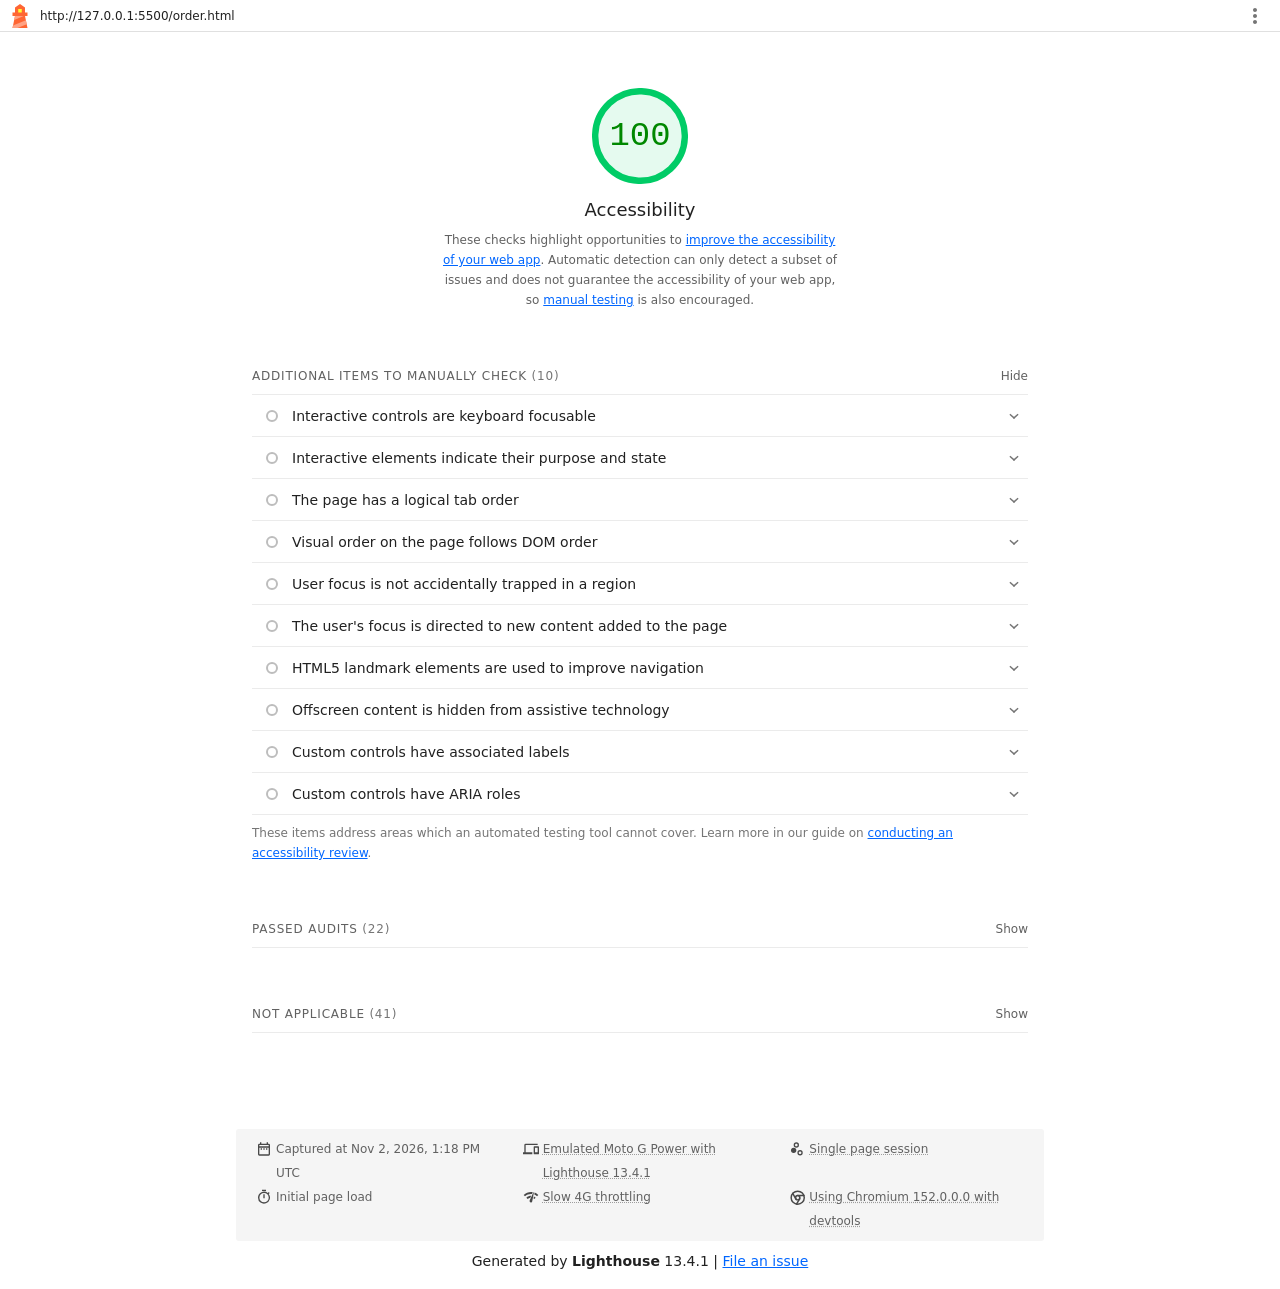
<file: lighthouse/order-accessibility.html>
<!--
@license
Copyright 2018 Google LLC
SPDX-License-Identifier: Apache-2.0
-->
<!doctype html>
<html lang="en">
<head>
  <meta charset="utf-8">
  <meta name="viewport" content="width=device-width, initial-scale=1, minimum-scale=1">
  <link rel="icon" href='data:image/svg+xml;utf8,<svg fill="none" xmlns="http://www.w3.org/2000/svg" viewBox="0 0 48 48"><path d="m14 7 10-7 10 7v10h5v7h-5l5 24H9l5-24H9v-7h5V7Z" fill="%23F63"/><path d="M31.561 24H14l-1.689 8.105L31.561 24ZM18.983 48H9l1.022-4.907L35.723 32.27l1.663 7.98L18.983 48Z" fill="%23FFA385"/><path fill="%23FF3" d="M20.5 10h7v7h-7z"/></svg>'>
  <title>Lighthouse Report</title>
  <style>body {margin: 0}</style>
</head>
<body>
  <noscript>Lighthouse report requires JavaScript. Please enable.</noscript>

  <div id="lh-log"></div>

  <script>window.__LIGHTHOUSE_JSON__ = {"lighthouseVersion":"13.4.1","requestedUrl":"http://127.0.0.1:5500/order.html","mainDocumentUrl":"http://127.0.0.1:5500/order.html","finalDisplayedUrl":"http://127.0.0.1:5500/order.html","finalUrl":"http://127.0.0.1:5500/order.html","fetchTime":"2026-11-02T13:18:47.724Z","gatherMode":"navigation","runWarnings":[],"userAgent":"Mozilla/5.0 (Windows NT 10.0; Win64; x64) AppleWebKit/537.36 (KHTML, like Gecko) Chrome/152.0.0.0 YaBrowser/26.10.0.0 Safari/537.36","environment":{"networkUserAgent":"Mozilla/5.0 (Linux; Android 11; moto g power (2022)) AppleWebKit/537.36 (KHTML, like Gecko) Chrome/152.0.0.0 Mobile Safari/537.36","hostUserAgent":"Mozilla/5.0 (Windows NT 10.0; Win64; x64) AppleWebKit/537.36 (KHTML, like Gecko) Chrome/152.0.0.0 YaBrowser/26.10.0.0 Safari/537.36","benchmarkIndex":3114,"credits":{"axe-core":"4.12.1"}},"audits":{"accesskeys":{"id":"accesskeys","title":"`[accesskey]` values are unique","description":"Access keys let users quickly focus a part of the page. For proper navigation, each access key must be unique. [Learn more about access keys](https://dequeuniversity.com/rules/axe/4.12/accesskeys).","score":null,"scoreDisplayMode":"notApplicable"},"aria-allowed-attr":{"id":"aria-allowed-attr","title":"`[aria-*]` attributes match their roles","description":"Each ARIA `role` supports a specific subset of `aria-*` attributes. Mismatching these invalidates the `aria-*` attributes. [Learn how to match ARIA attributes to their roles](https://dequeuniversity.com/rules/axe/4.12/aria-allowed-attr).","score":1,"scoreDisplayMode":"binary","details":{"type":"table","headings":[{"key":"node","valueType":"node","subItemsHeading":{"key":"relatedNode","valueType":"node"},"label":"Failing Elements"}],"items":[]}},"aria-allowed-role":{"id":"aria-allowed-role","title":"Uses ARIA roles only on compatible elements","description":"Many HTML elements can only be assigned certain ARIA roles. Using ARIA roles where they are not allowed can interfere with the accessibility of the web page. [Learn more about ARIA roles](https://dequeuniversity.com/rules/axe/4.12/aria-allowed-role).","score":null,"scoreDisplayMode":"notApplicable"},"aria-command-name":{"id":"aria-command-name","title":"`button`, `link`, and `menuitem` elements have accessible names","description":"When an element doesn't have an accessible name, screen readers announce it with a generic name, making it unusable for users who rely on screen readers. [Learn how to make command elements more accessible](https://dequeuniversity.com/rules/axe/4.12/aria-command-name).","score":null,"scoreDisplayMode":"notApplicable"},"aria-conditional-attr":{"id":"aria-conditional-attr","title":"ARIA attributes are used as specified for the element's role","description":"Some ARIA attributes are only allowed on an element under certain conditions. [Learn more about conditional ARIA attributes](https://dequeuniversity.com/rules/axe/4.12/aria-conditional-attr).","score":1,"scoreDisplayMode":"binary","details":{"type":"table","headings":[{"key":"node","valueType":"node","subItemsHeading":{"key":"relatedNode","valueType":"node"},"label":"Failing Elements"}],"items":[]}},"aria-deprecated-role":{"id":"aria-deprecated-role","title":"Deprecated ARIA roles were not used","description":"Deprecated ARIA roles may not be processed correctly by assistive technology. [Learn more about deprecated ARIA roles](https://dequeuniversity.com/rules/axe/4.12/aria-deprecated-role).","score":null,"scoreDisplayMode":"notApplicable"},"aria-dialog-name":{"id":"aria-dialog-name","title":"Elements with `role=\"dialog\"` or `role=\"alertdialog\"` have accessible names.","description":"ARIA dialog elements without accessible names may prevent screen readers users from discerning the purpose of these elements. [Learn how to make ARIA dialog elements more accessible](https://dequeuniversity.com/rules/axe/4.12/aria-dialog-name).","score":null,"scoreDisplayMode":"notApplicable"},"aria-hidden-body":{"id":"aria-hidden-body","title":"`[aria-hidden=\"true\"]` is not present on the document `\u003cbody>`","description":"Assistive technologies, like screen readers, work inconsistently when `aria-hidden=\"true\"` is set on the document `\u003cbody>`. [Learn how `aria-hidden` affects the document body](https://dequeuniversity.com/rules/axe/4.12/aria-hidden-body).","score":1,"scoreDisplayMode":"binary","details":{"type":"table","headings":[{"key":"node","valueType":"node","subItemsHeading":{"key":"relatedNode","valueType":"node"},"label":"Failing Elements"}],"items":[]}},"aria-hidden-focus":{"id":"aria-hidden-focus","title":"`[aria-hidden=\"true\"]` elements do not contain focusable descendents","description":"Focusable descendents within an `[aria-hidden=\"true\"]` element prevent those interactive elements from being available to users of assistive technologies like screen readers. [Learn how `aria-hidden` affects focusable elements](https://dequeuniversity.com/rules/axe/4.12/aria-hidden-focus).","score":null,"scoreDisplayMode":"notApplicable"},"aria-input-field-name":{"id":"aria-input-field-name","title":"ARIA input fields have accessible names","description":"When an input field doesn't have an accessible name, screen readers announce it with a generic name, making it unusable for users who rely on screen readers. [Learn more about input field labels](https://dequeuniversity.com/rules/axe/4.12/aria-input-field-name).","score":null,"scoreDisplayMode":"notApplicable"},"aria-meter-name":{"id":"aria-meter-name","title":"ARIA `meter` elements have accessible names","description":"When a meter element doesn't have an accessible name, screen readers announce it with a generic name, making it unusable for users who rely on screen readers. [Learn how to name `meter` elements](https://dequeuniversity.com/rules/axe/4.12/aria-meter-name).","score":null,"scoreDisplayMode":"notApplicable"},"aria-progressbar-name":{"id":"aria-progressbar-name","title":"ARIA `progressbar` elements have accessible names","description":"When a `progressbar` element doesn't have an accessible name, screen readers announce it with a generic name, making it unusable for users who rely on screen readers. [Learn how to label `progressbar` elements](https://dequeuniversity.com/rules/axe/4.12/aria-progressbar-name).","score":null,"scoreDisplayMode":"notApplicable"},"aria-prohibited-attr":{"id":"aria-prohibited-attr","title":"Elements use only permitted ARIA attributes","description":"Using ARIA attributes in roles where they are prohibited can mean that important information is not communicated to users of assistive technologies. [Learn more about prohibited ARIA roles](https://dequeuniversity.com/rules/axe/4.12/aria-prohibited-attr).","score":1,"scoreDisplayMode":"binary","details":{"type":"table","headings":[{"key":"node","valueType":"node","subItemsHeading":{"key":"relatedNode","valueType":"node"},"label":"Failing Elements"}],"items":[]}},"aria-required-attr":{"id":"aria-required-attr","title":"`[role]`s have all required `[aria-*]` attributes","description":"Some ARIA roles have required attributes that describe the state of the element to screen readers. [Learn more about roles and required attributes](https://dequeuniversity.com/rules/axe/4.12/aria-required-attr).","score":null,"scoreDisplayMode":"notApplicable"},"aria-required-children":{"id":"aria-required-children","title":"Elements with an ARIA `[role]` that require children to contain a specific `[role]` have all required children.","description":"Some ARIA parent roles must contain specific child roles to perform their intended accessibility functions. [Learn more about roles and required children elements](https://dequeuniversity.com/rules/axe/4.12/aria-required-children).","score":null,"scoreDisplayMode":"notApplicable"},"aria-required-parent":{"id":"aria-required-parent","title":"`[role]`s are contained by their required parent element","description":"Some ARIA child roles must be contained by specific parent roles to properly perform their intended accessibility functions. [Learn more about ARIA roles and required parent element](https://dequeuniversity.com/rules/axe/4.12/aria-required-parent).","score":null,"scoreDisplayMode":"notApplicable"},"aria-roles":{"id":"aria-roles","title":"`[role]` values are valid","description":"ARIA roles must have valid values in order to perform their intended accessibility functions. [Learn more about valid ARIA roles](https://dequeuniversity.com/rules/axe/4.12/aria-roles).","score":null,"scoreDisplayMode":"notApplicable"},"aria-text":{"id":"aria-text","title":"Elements with the `role=text` attribute do not have focusable descendents.","description":"Adding `role=text` around a text node split by markup enables VoiceOver to treat it as one phrase, but the element's focusable descendents will not be announced. [Learn more about the `role=text` attribute](https://dequeuniversity.com/rules/axe/4.12/aria-text).","score":null,"scoreDisplayMode":"notApplicable"},"aria-toggle-field-name":{"id":"aria-toggle-field-name","title":"ARIA toggle fields have accessible names","description":"When a toggle field doesn't have an accessible name, screen readers announce it with a generic name, making it unusable for users who rely on screen readers. [Learn more about toggle fields](https://dequeuniversity.com/rules/axe/4.12/aria-toggle-field-name).","score":null,"scoreDisplayMode":"notApplicable"},"aria-tooltip-name":{"id":"aria-tooltip-name","title":"ARIA `tooltip` elements have accessible names","description":"When a tooltip element doesn't have an accessible name, screen readers announce it with a generic name, making it unusable for users who rely on screen readers. [Learn how to name `tooltip` elements](https://dequeuniversity.com/rules/axe/4.12/aria-tooltip-name).","score":null,"scoreDisplayMode":"notApplicable"},"aria-treeitem-name":{"id":"aria-treeitem-name","title":"ARIA `treeitem` elements have accessible names","description":"When a `treeitem` element doesn't have an accessible name, screen readers announce it with a generic name, making it unusable for users who rely on screen readers. [Learn more about labeling `treeitem` elements](https://dequeuniversity.com/rules/axe/4.12/aria-treeitem-name).","score":null,"scoreDisplayMode":"notApplicable"},"aria-valid-attr-value":{"id":"aria-valid-attr-value","title":"`[aria-*]` attributes have valid values","description":"Assistive technologies, like screen readers, can't interpret ARIA attributes with invalid values. [Learn more about valid values for ARIA attributes](https://dequeuniversity.com/rules/axe/4.12/aria-valid-attr-value).","score":1,"scoreDisplayMode":"binary","details":{"type":"table","headings":[{"key":"node","valueType":"node","subItemsHeading":{"key":"relatedNode","valueType":"node"},"label":"Failing Elements"}],"items":[]}},"aria-valid-attr":{"id":"aria-valid-attr","title":"`[aria-*]` attributes are valid and not misspelled","description":"Assistive technologies, like screen readers, can't interpret ARIA attributes with invalid names. [Learn more about valid ARIA attributes](https://dequeuniversity.com/rules/axe/4.12/aria-valid-attr).","score":1,"scoreDisplayMode":"binary","details":{"type":"table","headings":[{"key":"node","valueType":"node","subItemsHeading":{"key":"relatedNode","valueType":"node"},"label":"Failing Elements"}],"items":[]}},"button-name":{"id":"button-name","title":"Buttons have an accessible name","description":"When a button doesn't have an accessible name, screen readers announce it as \"button\", making it unusable for users who rely on screen readers. [Learn how to make buttons more accessible](https://dequeuniversity.com/rules/axe/4.12/button-name).","score":1,"scoreDisplayMode":"binary","details":{"type":"table","headings":[{"key":"node","valueType":"node","subItemsHeading":{"key":"relatedNode","valueType":"node"},"label":"Failing Elements"}],"items":[]}},"bypass":{"id":"bypass","title":"The page contains a heading, skip link, or landmark region","description":"Adding ways to bypass repetitive content lets keyboard users navigate the page more efficiently. [Learn more about bypass blocks](https://dequeuniversity.com/rules/axe/4.12/bypass).","score":null,"scoreDisplayMode":"notApplicable"},"color-contrast":{"id":"color-contrast","title":"Background and foreground colors have a sufficient contrast ratio","description":"Low-contrast text is difficult or impossible for many users to read. [Learn how to provide sufficient color contrast](https://dequeuniversity.com/rules/axe/4.12/color-contrast).","score":1,"scoreDisplayMode":"binary","details":{"type":"table","headings":[{"key":"node","valueType":"node","subItemsHeading":{"key":"relatedNode","valueType":"node"},"label":"Failing Elements"}],"items":[]}},"definition-list":{"id":"definition-list","title":"`\u003cdl>`'s contain only properly-ordered `\u003cdt>` and `\u003cdd>` groups, `\u003cscript>`, `\u003ctemplate>` or `\u003cdiv>` elements.","description":"When definition lists are not properly marked up, screen readers may produce confusing or inaccurate output. [Learn how to structure definition lists correctly](https://dequeuniversity.com/rules/axe/4.12/definition-list).","score":null,"scoreDisplayMode":"notApplicable"},"dlitem":{"id":"dlitem","title":"Definition list items are wrapped in `\u003cdl>` elements","description":"Definition list items (`\u003cdt>` and `\u003cdd>`) must be wrapped in a parent `\u003cdl>` element to ensure that screen readers can properly announce them. [Learn how to structure definition lists correctly](https://dequeuniversity.com/rules/axe/4.12/dlitem).","score":null,"scoreDisplayMode":"notApplicable"},"document-title":{"id":"document-title","title":"Document has a `\u003ctitle>` element","description":"The title gives screen reader users an overview of the page, and search engine users rely on it heavily to determine if a page is relevant to their search. [Learn more about document titles](https://dequeuniversity.com/rules/axe/4.12/document-title).","score":1,"scoreDisplayMode":"binary","details":{"type":"table","headings":[{"key":"node","valueType":"node","subItemsHeading":{"key":"relatedNode","valueType":"node"},"label":"Failing Elements"}],"items":[]}},"duplicate-id-aria":{"id":"duplicate-id-aria","title":"ARIA IDs are unique","description":"The value of an ARIA ID must be unique to prevent other instances from being overlooked by assistive technologies. [Learn how to fix duplicate ARIA IDs](https://dequeuniversity.com/rules/axe/4.12/duplicate-id-aria).","score":null,"scoreDisplayMode":"notApplicable"},"empty-heading":{"id":"empty-heading","title":"All heading elements contain content.","description":"A heading with no content or inaccessible text prevent screen reader users from accessing information on the page's structure. [Learn more about headings](https://dequeuniversity.com/rules/axe/4.12/empty-heading).","score":null,"scoreDisplayMode":"notApplicable"},"form-field-multiple-labels":{"id":"form-field-multiple-labels","title":"No form fields have multiple labels","description":"Form fields with multiple labels can be confusingly announced by assistive technologies like screen readers which use either the first, the last, or all of the labels. [Learn how to use form labels](https://dequeuniversity.com/rules/axe/4.12/form-field-multiple-labels).","score":null,"scoreDisplayMode":"notApplicable"},"frame-title":{"id":"frame-title","title":"`\u003cframe>` or `\u003ciframe>` elements have a title","description":"Screen reader users rely on frame titles to describe the contents of frames. [Learn more about frame titles](https://dequeuniversity.com/rules/axe/4.12/frame-title).","score":null,"scoreDisplayMode":"notApplicable"},"heading-order":{"id":"heading-order","title":"Heading elements appear in a sequentially-descending order","description":"Properly ordered headings that do not skip levels convey the semantic structure of the page, making it easier to navigate and understand when using assistive technologies. [Learn more about heading order](https://dequeuniversity.com/rules/axe/4.12/heading-order).","score":1,"scoreDisplayMode":"binary","details":{"type":"table","headings":[{"key":"node","valueType":"node","subItemsHeading":{"key":"relatedNode","valueType":"node"},"label":"Failing Elements"}],"items":[]}},"html-has-lang":{"id":"html-has-lang","title":"`\u003chtml>` element has a `[lang]` attribute","description":"If a page doesn't specify a `lang` attribute, a screen reader assumes that the page is in the default language that the user chose when setting up the screen reader. If the page isn't actually in the default language, then the screen reader might not announce the page's text correctly. [Learn more about the `lang` attribute](https://dequeuniversity.com/rules/axe/4.12/html-has-lang).","score":1,"scoreDisplayMode":"binary","details":{"type":"table","headings":[{"key":"node","valueType":"node","subItemsHeading":{"key":"relatedNode","valueType":"node"},"label":"Failing Elements"}],"items":[]}},"html-lang-valid":{"id":"html-lang-valid","title":"`\u003chtml>` element has a valid value for its `[lang]` attribute","description":"Specifying a valid [BCP 47 language](https://www.w3.org/International/questions/qa-choosing-language-tags#question) helps screen readers announce text properly. [Learn how to use the `lang` attribute](https://dequeuniversity.com/rules/axe/4.12/html-lang-valid).","score":1,"scoreDisplayMode":"binary","details":{"type":"table","headings":[{"key":"node","valueType":"node","subItemsHeading":{"key":"relatedNode","valueType":"node"},"label":"Failing Elements"}],"items":[]}},"html-xml-lang-mismatch":{"id":"html-xml-lang-mismatch","title":"`\u003chtml>` element has an `[xml:lang]` attribute with the same base language as the `[lang]` attribute.","description":"If the webpage does not specify a consistent language, then the screen reader might not announce the page's text correctly. [Learn more about the `lang` attribute](https://dequeuniversity.com/rules/axe/4.12/html-xml-lang-mismatch).","score":null,"scoreDisplayMode":"notApplicable"},"identical-links-same-purpose":{"id":"identical-links-same-purpose","title":"Identical links have the same purpose.","description":"Links with the same destination should have the same description, to help users understand the link's purpose and decide whether to follow it. [Learn more about identical links](https://dequeuniversity.com/rules/axe/4.12/identical-links-same-purpose).","score":null,"scoreDisplayMode":"notApplicable"},"image-alt":{"id":"image-alt","title":"Image elements have `[alt]` attributes","description":"Informative elements should aim for short, descriptive alternate text. Decorative elements can be ignored with an empty alt attribute. [Learn more about the `alt` attribute](https://dequeuniversity.com/rules/axe/4.12/image-alt).","score":null,"scoreDisplayMode":"notApplicable"},"image-redundant-alt":{"id":"image-redundant-alt","title":"Image elements do not have `[alt]` attributes that are redundant text.","description":"Informative elements should aim for short, descriptive alternative text. Alternative text that is exactly the same as the text adjacent to the link or image is potentially confusing for screen reader users, because the text will be read twice. [Learn more about the `alt` attribute](https://dequeuniversity.com/rules/axe/4.12/image-redundant-alt).","score":null,"scoreDisplayMode":"notApplicable"},"input-button-name":{"id":"input-button-name","title":"Input buttons have discernible text.","description":"Adding discernable and accessible text to input buttons may help screen reader users understand the purpose of the input button. [Learn more about input buttons](https://dequeuniversity.com/rules/axe/4.12/input-button-name).","score":null,"scoreDisplayMode":"notApplicable"},"input-image-alt":{"id":"input-image-alt","title":"`\u003cinput type=\"image\">` elements have `[alt]` text","description":"When an image is being used as an `\u003cinput>` button, providing alternative text can help screen reader users understand the purpose of the button. [Learn about input image alt text](https://dequeuniversity.com/rules/axe/4.12/input-image-alt).","score":null,"scoreDisplayMode":"notApplicable"},"label-content-name-mismatch":{"id":"label-content-name-mismatch","title":"Elements with visible text labels have matching accessible names.","description":"Visible text labels that do not match the accessible name can result in a confusing experience for screen reader users. [Learn more about accessible names](https://dequeuniversity.com/rules/axe/4.12/label-content-name-mismatch).","score":1,"scoreDisplayMode":"binary","details":{"type":"table","headings":[{"key":"node","valueType":"node","subItemsHeading":{"key":"relatedNode","valueType":"node"},"label":"Failing Elements"}],"items":[]}},"label":{"id":"label","title":"Form elements have associated labels","description":"Labels ensure that form controls are announced properly by assistive technologies, like screen readers. [Learn more about form element labels](https://dequeuniversity.com/rules/axe/4.12/label).","score":1,"scoreDisplayMode":"binary","details":{"type":"table","headings":[{"key":"node","valueType":"node","subItemsHeading":{"key":"relatedNode","valueType":"node"},"label":"Failing Elements"}],"items":[]}},"landmark-one-main":{"id":"landmark-one-main","title":"Document has a main landmark.","description":"One main landmark helps screen reader users navigate a web page. [Learn more about landmarks](https://dequeuniversity.com/rules/axe/4.12/landmark-one-main).","score":1,"scoreDisplayMode":"binary","details":{"type":"table","headings":[{"key":"node","valueType":"node","subItemsHeading":{"key":"relatedNode","valueType":"node"},"label":"Failing Elements"}],"items":[]}},"link-name":{"id":"link-name","title":"Links have a discernible name","description":"Link text (and alternate text for images, when used as links) that is discernible, unique, and focusable improves the navigation experience for screen reader users. [Learn how to make links accessible](https://dequeuniversity.com/rules/axe/4.12/link-name).","score":1,"scoreDisplayMode":"binary","details":{"type":"table","headings":[{"key":"node","valueType":"node","subItemsHeading":{"key":"relatedNode","valueType":"node"},"label":"Failing Elements"}],"items":[]}},"link-in-text-block":{"id":"link-in-text-block","title":"Links are distinguishable without relying on color.","description":"Low-contrast text is difficult or impossible for many users to read. Link text that is discernible improves the experience for users with low vision. [Learn how to make links distinguishable](https://dequeuniversity.com/rules/axe/4.12/link-in-text-block).","score":1,"scoreDisplayMode":"binary","details":{"type":"table","headings":[{"key":"node","valueType":"node","subItemsHeading":{"key":"relatedNode","valueType":"node"},"label":"Failing Elements"}],"items":[]}},"list":{"id":"list","title":"Lists contain only `\u003cli>` elements and script supporting elements (`\u003cscript>` and `\u003ctemplate>`).","description":"Screen readers have a specific way of announcing lists. Ensuring proper list structure aids screen reader output. [Learn more about proper list structure](https://dequeuniversity.com/rules/axe/4.12/list).","score":1,"scoreDisplayMode":"binary","details":{"type":"table","headings":[{"key":"node","valueType":"node","subItemsHeading":{"key":"relatedNode","valueType":"node"},"label":"Failing Elements"}],"items":[]}},"listitem":{"id":"listitem","title":"List items (`\u003cli>`) are contained within `\u003cul>`, `\u003col>` or `\u003cmenu>` parent elements","description":"Screen readers require list items (`\u003cli>`) to be contained within a parent `\u003cul>`, `\u003col>` or `\u003cmenu>` to be announced properly. [Learn more about proper list structure](https://dequeuniversity.com/rules/axe/4.12/listitem).","score":1,"scoreDisplayMode":"binary","details":{"type":"table","headings":[{"key":"node","valueType":"node","subItemsHeading":{"key":"relatedNode","valueType":"node"},"label":"Failing Elements"}],"items":[]}},"meta-refresh":{"id":"meta-refresh","title":"The document does not use `\u003cmeta http-equiv=\"refresh\">`","description":"Users do not expect a page to refresh automatically, and doing so will move focus back to the top of the page. This may create a frustrating or confusing experience. [Learn more about the refresh meta tag](https://dequeuniversity.com/rules/axe/4.12/meta-refresh).","score":null,"scoreDisplayMode":"notApplicable"},"meta-viewport":{"id":"meta-viewport","title":"`[user-scalable=\"no\"]` is not used in the `\u003cmeta name=\"viewport\">` element and the `[maximum-scale]` attribute is not less than 5.","description":"Disabling zooming is problematic for users with low vision who rely on screen magnification to properly see the contents of a web page. [Learn more about the viewport meta tag](https://dequeuniversity.com/rules/axe/4.12/meta-viewport).","score":1,"scoreDisplayMode":"binary","details":{"type":"table","headings":[{"key":"node","valueType":"node","subItemsHeading":{"key":"relatedNode","valueType":"node"},"label":"Failing Elements"}],"items":[]}},"object-alt":{"id":"object-alt","title":"`\u003cobject>` elements have alternate text","description":"Screen readers cannot translate non-text content. Adding alternate text to `\u003cobject>` elements helps screen readers convey meaning to users. [Learn more about alt text for `object` elements](https://dequeuniversity.com/rules/axe/4.12/object-alt).","score":null,"scoreDisplayMode":"notApplicable"},"select-name":{"id":"select-name","title":"Select elements have associated label elements.","description":"Form elements without effective labels can create frustrating experiences for screen reader users. [Learn more about the `select` element](https://dequeuniversity.com/rules/axe/4.12/select-name).","score":1,"scoreDisplayMode":"binary","details":{"type":"table","headings":[{"key":"node","valueType":"node","subItemsHeading":{"key":"relatedNode","valueType":"node"},"label":"Failing Elements"}],"items":[]}},"skip-link":{"id":"skip-link","title":"Skip links are focusable.","description":"Including a skip link can help users skip to the main content to save time. [Learn more about skip links](https://dequeuniversity.com/rules/axe/4.12/skip-link).","score":1,"scoreDisplayMode":"binary","details":{"type":"table","headings":[{"key":"node","valueType":"node","subItemsHeading":{"key":"relatedNode","valueType":"node"},"label":"Failing Elements"}],"items":[]}},"tabindex":{"id":"tabindex","title":"No element has a `[tabindex]` value greater than 0","description":"A value greater than 0 implies an explicit navigation ordering. Although technically valid, this often creates frustrating experiences for users who rely on assistive technologies. [Learn more about the `tabindex` attribute](https://dequeuniversity.com/rules/axe/4.12/tabindex).","score":null,"scoreDisplayMode":"notApplicable"},"table-duplicate-name":{"id":"table-duplicate-name","title":"Tables have different content in the summary attribute and `\u003ccaption>`.","description":"The summary attribute should describe the table structure, while `\u003ccaption>` should have the onscreen title. Accurate table mark-up helps users of screen readers. [Learn more about summary and caption](https://dequeuniversity.com/rules/axe/4.12/table-duplicate-name).","score":null,"scoreDisplayMode":"notApplicable"},"table-fake-caption":{"id":"table-fake-caption","title":"Tables use `\u003ccaption>` instead of cells with the `[colspan]` attribute to indicate a caption.","description":"Screen readers have features to make navigating tables easier. Ensuring that tables use the actual caption element instead of cells with the `[colspan]` attribute may improve the experience for screen reader users. [Learn more about captions](https://dequeuniversity.com/rules/axe/4.12/table-fake-caption).","score":null,"scoreDisplayMode":"notApplicable"},"target-size":{"id":"target-size","title":"Touch targets have sufficient size and spacing.","description":"Touch targets with sufficient size and spacing help users who may have difficulty targeting small controls to activate the targets. [Learn more about touch targets](https://dequeuniversity.com/rules/axe/4.12/target-size).","score":1,"scoreDisplayMode":"binary","details":{"type":"table","headings":[{"key":"node","valueType":"node","subItemsHeading":{"key":"relatedNode","valueType":"node"},"label":"Failing Elements"}],"items":[]}},"td-has-header":{"id":"td-has-header","title":"`\u003ctd>` elements in a large `\u003ctable>` have one or more table headers.","description":"Screen readers have features to make navigating tables easier. Ensuring that `\u003ctd>` elements in a large table (3 or more cells in width and height) have an associated table header may improve the experience for screen reader users. [Learn more about table headers](https://dequeuniversity.com/rules/axe/4.12/td-has-header).","score":null,"scoreDisplayMode":"notApplicable"},"td-headers-attr":{"id":"td-headers-attr","title":"Cells in a `\u003ctable>` element that use the `[headers]` attribute refer to table cells within the same table.","description":"Screen readers have features to make navigating tables easier. Ensuring `\u003ctd>` cells using the `[headers]` attribute only refer to other cells in the same table may improve the experience for screen reader users. [Learn more about the `headers` attribute](https://dequeuniversity.com/rules/axe/4.12/td-headers-attr).","score":null,"scoreDisplayMode":"notApplicable"},"th-has-data-cells":{"id":"th-has-data-cells","title":"`\u003cth>` elements and elements with `[role=\"columnheader\"/\"rowheader\"]` have data cells they describe.","description":"Screen readers have features to make navigating tables easier. Ensuring table headers always refer to some set of cells may improve the experience for screen reader users. [Learn more about table headers](https://dequeuniversity.com/rules/axe/4.12/th-has-data-cells).","score":null,"scoreDisplayMode":"notApplicable"},"valid-lang":{"id":"valid-lang","title":"`[lang]` attributes have a valid value","description":"Specifying a valid [BCP 47 language](https://www.w3.org/International/questions/qa-choosing-language-tags#question) on elements helps ensure that text is pronounced correctly by a screen reader. [Learn how to use the `lang` attribute](https://dequeuniversity.com/rules/axe/4.12/valid-lang).","score":null,"scoreDisplayMode":"notApplicable"},"video-caption":{"id":"video-caption","title":"`\u003cvideo>` elements contain a `\u003ctrack>` element with `[kind=\"captions\"]`","description":"When a video provides a caption it is easier for deaf and hearing impaired users to access its information. [Learn more about video captions](https://dequeuniversity.com/rules/axe/4.12/video-caption).","score":null,"scoreDisplayMode":"notApplicable"},"custom-controls-labels":{"id":"custom-controls-labels","title":"Custom controls have associated labels","description":"Custom interactive controls have associated labels, provided by aria-label or aria-labelledby. [Learn more about custom controls and labels](https://developer.chrome.com/docs/lighthouse/accessibility/custom-controls-labels/).","score":null,"scoreDisplayMode":"manual"},"custom-controls-roles":{"id":"custom-controls-roles","title":"Custom controls have ARIA roles","description":"Custom interactive controls have appropriate ARIA roles. [Learn how to add roles to custom controls](https://developer.chrome.com/docs/lighthouse/accessibility/custom-control-roles/).","score":null,"scoreDisplayMode":"manual"},"focus-traps":{"id":"focus-traps","title":"User focus is not accidentally trapped in a region","description":"A user can tab into and out of any control or region without accidentally trapping their focus. [Learn how to avoid focus traps](https://developer.chrome.com/docs/lighthouse/accessibility/focus-traps/).","score":null,"scoreDisplayMode":"manual"},"focusable-controls":{"id":"focusable-controls","title":"Interactive controls are keyboard focusable","description":"Custom interactive controls are keyboard focusable and display a focus indicator. [Learn how to make custom controls focusable](https://developer.chrome.com/docs/lighthouse/accessibility/focusable-controls/).","score":null,"scoreDisplayMode":"manual"},"interactive-element-affordance":{"id":"interactive-element-affordance","title":"Interactive elements indicate their purpose and state","description":"Interactive elements, such as links and buttons, should indicate their state and be distinguishable from non-interactive elements. [Learn how to decorate interactive elements with affordance hints](https://developer.chrome.com/docs/lighthouse/accessibility/interactive-element-affordance/).","score":null,"scoreDisplayMode":"manual"},"logical-tab-order":{"id":"logical-tab-order","title":"The page has a logical tab order","description":"Tabbing through the page follows the visual layout. Users cannot focus elements that are offscreen. [Learn more about logical tab ordering](https://developer.chrome.com/docs/lighthouse/accessibility/logical-tab-order/).","score":null,"scoreDisplayMode":"manual"},"managed-focus":{"id":"managed-focus","title":"The user's focus is directed to new content added to the page","description":"If new content, such as a dialog, is added to the page, the user's focus is directed to it. [Learn how to direct focus to new content](https://developer.chrome.com/docs/lighthouse/accessibility/managed-focus/).","score":null,"scoreDisplayMode":"manual"},"offscreen-content-hidden":{"id":"offscreen-content-hidden","title":"Offscreen content is hidden from assistive technology","description":"Offscreen content is hidden with display: none or aria-hidden=true. [Learn how to properly hide offscreen content](https://developer.chrome.com/docs/lighthouse/accessibility/offscreen-content-hidden/).","score":null,"scoreDisplayMode":"manual"},"use-landmarks":{"id":"use-landmarks","title":"HTML5 landmark elements are used to improve navigation","description":"Landmark elements (`\u003cmain>`, `\u003cnav>`, etc.) are used to improve the keyboard navigation of the page for assistive technology. [Learn more about landmark elements](https://developer.chrome.com/docs/lighthouse/accessibility/use-landmarks/).","score":null,"scoreDisplayMode":"manual"},"visual-order-follows-dom":{"id":"visual-order-follows-dom","title":"Visual order on the page follows DOM order","description":"DOM order matches the visual order, improving navigation for assistive technology. [Learn more about DOM and visual ordering](https://developer.chrome.com/docs/lighthouse/accessibility/visual-order-follows-dom/).","score":null,"scoreDisplayMode":"manual"},"autocomplete-valid":{"id":"autocomplete-valid","title":"`autocomplete` attributes are used correctly","description":"The `autocomplete` attribute values must be valid and correctly applied for screen readers to function correctly. [Learn more about valid autocomplete values](https://dequeuniversity.com/rules/axe/4.12/autocomplete-valid).","score":null,"scoreDisplayMode":"notApplicable"},"presentation-role-conflict":{"id":"presentation-role-conflict","title":"Elements with `role=\"none\"` or `role=\"presentation\"` do not have conflicts","description":"There are certain cases where the semantic role of an element with `role=\"none\"` or `role=\"presentation\"` does not resolve to none or presentation. To ensure the element remains removed from the accessibility tree, you should not add any global ARIA attributes to the element or make it focusable. [Learn more about presentation role conflict](https://dequeuniversity.com/rules/axe/4.12/presentation-role-conflict).","score":null,"scoreDisplayMode":"notApplicable"},"svg-img-alt":{"id":"svg-img-alt","title":"SVG elements with an `img` role have an accessible text alternative","description":"Ensures SVG elements with an `img`, `graphics-document` or `graphics-symbol` role have an accessible text alternative. [Learn more about SVG alt text](https://dequeuniversity.com/rules/axe/4.12/svg-img-alt).","score":null,"scoreDisplayMode":"notApplicable"}},"configSettings":{"output":"json","maxWaitForFcp":30000,"maxWaitForLoad":45000,"pauseAfterFcpMs":1000,"pauseAfterLoadMs":1000,"networkQuietThresholdMs":1000,"cpuQuietThresholdMs":1000,"formFactor":"mobile","throttling":{"rttMs":150,"throughputKbps":1638.4,"requestLatencyMs":562.5,"downloadThroughputKbps":1474.5600000000002,"uploadThroughputKbps":675,"cpuSlowdownMultiplier":4},"throttlingMethod":"simulate","screenEmulation":{"mobile":true,"width":412,"height":823,"deviceScaleFactor":1.75,"disabled":true},"emulatedUserAgent":"Mozilla/5.0 (Linux; Android 11; moto g power (2022)) AppleWebKit/537.36 (KHTML, like Gecko) Chrome/136.0.0.0 Mobile Safari/537.36","auditMode":false,"gatherMode":false,"clearStorageTypes":["file_systems","shader_cache","service_workers","cache_storage"],"disableStorageReset":false,"debugNavigation":false,"channel":"devtools","usePassiveGathering":false,"disableFullPageScreenshot":false,"skipAboutBlank":false,"blankPage":"about:blank","ignoreStatusCode":true,"locale":"en-US","blockedUrlPatterns":null,"additionalTraceCategories":"","extraHeaders":null,"precomputedLanternData":null,"onlyAudits":null,"onlyCategories":["accessibility"],"skipAudits":null},"categories":{"accessibility":{"title":"Accessibility","description":"These checks highlight opportunities to [improve the accessibility of your web app](https://developer.chrome.com/docs/lighthouse/accessibility/). Automatic detection can only detect a subset of issues and does not guarantee the accessibility of your web app, so [manual testing](https://web.dev/articles/how-to-review) is also encouraged.","manualDescription":"These items address areas which an automated testing tool cannot cover. Learn more in our guide on [conducting an accessibility review](https://web.dev/articles/how-to-review).","supportedModes":["navigation","snapshot"],"auditRefs":[{"id":"accesskeys","weight":0,"group":"a11y-navigation"},{"id":"aria-allowed-attr","weight":10,"group":"a11y-aria"},{"id":"aria-command-name","weight":0,"group":"a11y-aria"},{"id":"aria-conditional-attr","weight":7,"group":"a11y-aria"},{"id":"aria-deprecated-role","weight":0,"group":"a11y-aria"},{"id":"aria-dialog-name","weight":0,"group":"a11y-aria"},{"id":"aria-hidden-body","weight":10,"group":"a11y-aria"},{"id":"aria-hidden-focus","weight":0,"group":"a11y-aria"},{"id":"aria-input-field-name","weight":0,"group":"a11y-aria"},{"id":"aria-meter-name","weight":0,"group":"a11y-aria"},{"id":"aria-progressbar-name","weight":0,"group":"a11y-aria"},{"id":"aria-prohibited-attr","weight":7,"group":"a11y-aria"},{"id":"aria-required-attr","weight":0,"group":"a11y-aria"},{"id":"aria-required-children","weight":0,"group":"a11y-aria"},{"id":"aria-required-parent","weight":0,"group":"a11y-aria"},{"id":"aria-roles","weight":0,"group":"a11y-aria"},{"id":"aria-text","weight":0,"group":"a11y-aria"},{"id":"aria-toggle-field-name","weight":0,"group":"a11y-aria"},{"id":"aria-tooltip-name","weight":0,"group":"a11y-aria"},{"id":"aria-treeitem-name","weight":0,"group":"a11y-aria"},{"id":"aria-valid-attr-value","weight":10,"group":"a11y-aria"},{"id":"aria-valid-attr","weight":10,"group":"a11y-aria"},{"id":"button-name","weight":10,"group":"a11y-names-labels"},{"id":"bypass","weight":0,"group":"a11y-navigation"},{"id":"color-contrast","weight":7,"group":"a11y-color-contrast"},{"id":"definition-list","weight":0,"group":"a11y-tables-lists"},{"id":"dlitem","weight":0,"group":"a11y-tables-lists"},{"id":"document-title","weight":7,"group":"a11y-names-labels"},{"id":"duplicate-id-aria","weight":0,"group":"a11y-aria"},{"id":"form-field-multiple-labels","weight":0,"group":"a11y-names-labels"},{"id":"frame-title","weight":0,"group":"a11y-names-labels"},{"id":"heading-order","weight":3,"group":"a11y-navigation"},{"id":"html-has-lang","weight":7,"group":"a11y-language"},{"id":"html-lang-valid","weight":7,"group":"a11y-language"},{"id":"html-xml-lang-mismatch","weight":0,"group":"a11y-language"},{"id":"image-alt","weight":0,"group":"a11y-names-labels"},{"id":"input-button-name","weight":0,"group":"a11y-names-labels"},{"id":"input-image-alt","weight":0,"group":"a11y-names-labels"},{"id":"label","weight":10,"group":"a11y-names-labels"},{"id":"link-in-text-block","weight":7,"group":"a11y-color-contrast"},{"id":"link-name","weight":7,"group":"a11y-names-labels"},{"id":"list","weight":7,"group":"a11y-tables-lists"},{"id":"listitem","weight":7,"group":"a11y-tables-lists"},{"id":"meta-refresh","weight":0,"group":"a11y-best-practices"},{"id":"meta-viewport","weight":10,"group":"a11y-best-practices"},{"id":"object-alt","weight":0,"group":"a11y-names-labels"},{"id":"select-name","weight":10,"group":"a11y-names-labels"},{"id":"skip-link","weight":3,"group":"a11y-names-labels"},{"id":"tabindex","weight":0,"group":"a11y-navigation"},{"id":"target-size","weight":7,"group":"a11y-best-practices"},{"id":"td-headers-attr","weight":0,"group":"a11y-tables-lists"},{"id":"th-has-data-cells","weight":0,"group":"a11y-tables-lists"},{"id":"valid-lang","weight":0,"group":"a11y-language"},{"id":"video-caption","weight":0,"group":"a11y-audio-video"},{"id":"landmark-one-main","weight":3,"group":"a11y-best-practices"},{"id":"autocomplete-valid","weight":0,"group":"a11y-best-practices"},{"id":"presentation-role-conflict","weight":0,"group":"a11y-best-practices"},{"id":"svg-img-alt","weight":0,"group":"a11y-best-practices"},{"id":"focusable-controls","weight":0},{"id":"interactive-element-affordance","weight":0},{"id":"logical-tab-order","weight":0},{"id":"visual-order-follows-dom","weight":0},{"id":"focus-traps","weight":0},{"id":"managed-focus","weight":0},{"id":"use-landmarks","weight":0},{"id":"offscreen-content-hidden","weight":0},{"id":"custom-controls-labels","weight":0},{"id":"custom-controls-roles","weight":0},{"id":"table-duplicate-name","weight":0,"group":"a11y-best-practices"},{"id":"empty-heading","weight":0,"group":"a11y-best-practices"},{"id":"aria-allowed-role","weight":0,"group":"a11y-best-practices"},{"id":"image-redundant-alt","weight":0,"group":"a11y-names-labels"},{"id":"identical-links-same-purpose","weight":0,"group":"a11y-best-practices"},{"id":"label-content-name-mismatch","weight":0,"group":"hidden"},{"id":"table-fake-caption","weight":0,"group":"hidden"},{"id":"td-has-header","weight":0,"group":"hidden"}],"id":"accessibility","score":1}},"categoryGroups":{"metrics":{"title":"Metrics"},"insights":{"title":"Insights","description":"These insights are also available in the Chrome DevTools Performance Panel - [record a trace](https://developer.chrome.com/docs/devtools/performance/reference) to view more detailed information."},"diagnostics":{"title":"Diagnostics","description":"More information about the performance of your application. These numbers don't [directly affect](https://developer.chrome.com/docs/lighthouse/performance/performance-scoring/) the Performance score."},"a11y-best-practices":{"title":"Best practices","description":"These items highlight common accessibility best practices."},"a11y-color-contrast":{"title":"Contrast","description":"These are opportunities to improve the legibility of your content."},"a11y-names-labels":{"title":"Names and labels","description":"These are opportunities to improve the semantics of the controls in your application. This may enhance the experience for users of assistive technology, like a screen reader."},"a11y-navigation":{"title":"Navigation","description":"These are opportunities to improve keyboard navigation in your application."},"a11y-aria":{"title":"ARIA","description":"These are opportunities to improve the usage of ARIA in your application which may enhance the experience for users of assistive technology, like a screen reader."},"a11y-language":{"title":"Internationalization and localization","description":"These are opportunities to improve the interpretation of your content by users in different locales."},"a11y-audio-video":{"title":"Audio and video","description":"These are opportunities to provide alternative content for audio and video. This may improve the experience for users with hearing or vision impairments."},"a11y-tables-lists":{"title":"Tables and lists","description":"These are opportunities to improve the experience of reading tabular or list data using assistive technology, like a screen reader."},"seo-mobile":{"title":"Mobile Friendly","description":"Make sure your pages are mobile friendly so users don’t have to pinch or zoom in order to read the content pages. [Learn how to make pages mobile-friendly](https://developers.google.com/search/mobile-sites/)."},"seo-content":{"title":"Content Best Practices","description":"Format your HTML in a way that enables crawlers to better understand your app’s content."},"seo-crawl":{"title":"Crawling and Indexing","description":"To appear in search results, crawlers need access to your app."},"best-practices-trust-safety":{"title":"Trust and Safety"},"best-practices-ux":{"title":"User Experience"},"best-practices-browser-compat":{"title":"Browser Compatibility"},"best-practices-general":{"title":"General"},"webmcp":{"title":"WebMCP","description":"Audits validating WebMCP integration."},"agent-accessibility":{"title":"Agent Accessibility","description":"These audits highlight best practices for improving the accessibility of the website for AI agents."},"hidden":{"title":""}},"stackPacks":[],"entities":[{"name":"127.0.0.1","origins":["http://127.0.0.1:5500"],"isFirstParty":true,"isUnrecognized":true}],"fullPageScreenshot":{"screenshot":{"data":"[data-uri]","width":412,"height":1472},"nodes":{"1-0-A":{"id":"","top":1416,"bottom":1456,"left":356,"right":396,"width":40,"height":40}}},"timing":{"entries":[{"startTime":115.3,"name":"lh:config","duration":122.1,"entryType":"measure"},{"startTime":116.2,"name":"lh:config:resolveArtifactsToDefns","duration":0.7,"entryType":"measure"},{"startTime":241.4,"name":"lh:runner:gather","duration":4896.4,"entryType":"measure"},{"startTime":241.6,"name":"lh:driver:connect","duration":6.5,"entryType":"measure"},{"startTime":248.3,"name":"lh:driver:navigate","duration":61.8,"entryType":"measure"},{"startTime":310.5,"name":"lh:gather:getBenchmarkIndex","duration":1019.1,"entryType":"measure"},{"startTime":1329.8,"name":"lh:gather:getVersion","duration":1.7,"entryType":"measure"},{"startTime":1331.6,"name":"lh:gather:getDevicePixelRatio","duration":0.5,"entryType":"measure"},{"startTime":1332.2,"name":"lh:prepare:navigationMode","duration":108.3,"entryType":"measure"},{"startTime":1332.6,"name":"lh:gather:getVersion","duration":0.2,"entryType":"measure"},{"startTime":1340.7,"name":"lh:storage:clearDataForOrigin","duration":46,"entryType":"measure"},{"startTime":1386.7,"name":"lh:storage:clearBrowserCaches","duration":52.9,"entryType":"measure"},{"startTime":1440,"name":"lh:gather:prepareThrottlingAndNetwork","duration":0.5,"entryType":"measure"},{"startTime":1445.8,"name":"lh:driver:navigate","duration":2435.3,"entryType":"measure"},{"startTime":3883.9,"name":"lh:computed:NetworkRecords","duration":0.8,"entryType":"measure"},{"startTime":3885,"name":"lh:gather:getArtifact:DevtoolsLog","duration":0.1,"entryType":"measure"},{"startTime":3885.1,"name":"lh:gather:getArtifact:Accessibility","duration":125.8,"entryType":"measure"},{"startTime":4011.1,"name":"lh:gather:getArtifact:NetworkUserAgent","duration":0.2,"entryType":"measure"},{"startTime":4011.3,"name":"lh:gather:getArtifact:Stacks","duration":11.3,"entryType":"measure"},{"startTime":4011.4,"name":"lh:gather:collectStacks","duration":11.2,"entryType":"measure"},{"startTime":4022.7,"name":"lh:gather:getArtifact:FullPageScreenshot","duration":1112.5,"entryType":"measure"},{"startTime":5137.8,"name":"lh:runner:audit","duration":123.4,"entryType":"measure"},{"startTime":5137.9,"name":"lh:runner:auditing","duration":123,"entryType":"measure"},{"startTime":5138.6,"name":"lh:audit:accesskeys","duration":0.8,"entryType":"measure"},{"startTime":5139.5,"name":"lh:audit:aria-allowed-attr","duration":2.4,"entryType":"measure"},{"startTime":5142,"name":"lh:audit:aria-allowed-role","duration":0.5,"entryType":"measure"},{"startTime":5142.7,"name":"lh:audit:aria-command-name","duration":0.8,"entryType":"measure"},{"startTime":5143.6,"name":"lh:audit:aria-conditional-attr","duration":2.5,"entryType":"measure"},{"startTime":5146.2,"name":"lh:audit:aria-deprecated-role","duration":0.6,"entryType":"measure"},{"startTime":5146.9,"name":"lh:audit:aria-dialog-name","duration":0.7,"entryType":"measure"},{"startTime":5147.9,"name":"lh:audit:aria-hidden-body","duration":4.1,"entryType":"measure"},{"startTime":5152.1,"name":"lh:audit:aria-hidden-focus","duration":0.6,"entryType":"measure"},{"startTime":5152.8,"name":"lh:audit:aria-input-field-name","duration":0.5,"entryType":"measure"},{"startTime":5153.4,"name":"lh:audit:aria-meter-name","duration":0.6,"entryType":"measure"},{"startTime":5154.1,"name":"lh:audit:aria-progressbar-name","duration":0.6,"entryType":"measure"},{"startTime":5154.8,"name":"lh:audit:aria-prohibited-attr","duration":1.5,"entryType":"measure"},{"startTime":5156.3,"name":"lh:audit:aria-required-attr","duration":0.7,"entryType":"measure"},{"startTime":5157,"name":"lh:audit:aria-required-children","duration":0.7,"entryType":"measure"},{"startTime":5157.7,"name":"lh:audit:aria-required-parent","duration":0.8,"entryType":"measure"},{"startTime":5158.5,"name":"lh:audit:aria-roles","duration":0.6,"entryType":"measure"},{"startTime":5159.2,"name":"lh:audit:aria-text","duration":1,"entryType":"measure"},{"startTime":5160.4,"name":"lh:audit:aria-toggle-field-name","duration":1.2,"entryType":"measure"},{"startTime":5161.8,"name":"lh:audit:aria-tooltip-name","duration":1.4,"entryType":"measure"},{"startTime":5163.3,"name":"lh:audit:aria-treeitem-name","duration":1.1,"entryType":"measure"},{"startTime":5164.6,"name":"lh:audit:aria-valid-attr-value","duration":2.1,"entryType":"measure"},{"startTime":5166.8,"name":"lh:audit:aria-valid-attr","duration":1.5,"entryType":"measure"},{"startTime":5168.3,"name":"lh:audit:button-name","duration":1.5,"entryType":"measure"},{"startTime":5169.9,"name":"lh:audit:bypass","duration":1.5,"entryType":"measure"},{"startTime":5171.4,"name":"lh:audit:color-contrast","duration":1.4,"entryType":"measure"},{"startTime":5173,"name":"lh:audit:definition-list","duration":0.8,"entryType":"measure"},{"startTime":5173.8,"name":"lh:audit:dlitem","duration":0.9,"entryType":"measure"},{"startTime":5174.8,"name":"lh:audit:document-title","duration":1.4,"entryType":"measure"},{"startTime":5176.4,"name":"lh:audit:duplicate-id-aria","duration":2.1,"entryType":"measure"},{"startTime":5178.8,"name":"lh:audit:empty-heading","duration":2.4,"entryType":"measure"},{"startTime":5181.3,"name":"lh:audit:form-field-multiple-labels","duration":1.7,"entryType":"measure"},{"startTime":5183,"name":"lh:audit:frame-title","duration":0.9,"entryType":"measure"},{"startTime":5184,"name":"lh:audit:heading-order","duration":1.6,"entryType":"measure"},{"startTime":5185.8,"name":"lh:audit:html-has-lang","duration":1.6,"entryType":"measure"},{"startTime":5187.5,"name":"lh:audit:html-lang-valid","duration":1.6,"entryType":"measure"},{"startTime":5189.3,"name":"lh:audit:html-xml-lang-mismatch","duration":1,"entryType":"measure"},{"startTime":5190.4,"name":"lh:audit:identical-links-same-purpose","duration":1.6,"entryType":"measure"},{"startTime":5192.1,"name":"lh:audit:image-alt","duration":1.1,"entryType":"measure"},{"startTime":5193.3,"name":"lh:audit:image-redundant-alt","duration":11.6,"entryType":"measure"},{"startTime":5205,"name":"lh:audit:input-button-name","duration":1.1,"entryType":"measure"},{"startTime":5206.3,"name":"lh:audit:input-image-alt","duration":1,"entryType":"measure"},{"startTime":5207.4,"name":"lh:audit:label-content-name-mismatch","duration":1.5,"entryType":"measure"},{"startTime":5208.9,"name":"lh:audit:label","duration":1.6,"entryType":"measure"},{"startTime":5210.6,"name":"lh:audit:landmark-one-main","duration":3,"entryType":"measure"},{"startTime":5213.7,"name":"lh:audit:link-name","duration":1.5,"entryType":"measure"},{"startTime":5215.4,"name":"lh:audit:link-in-text-block","duration":1.4,"entryType":"measure"},{"startTime":5216.9,"name":"lh:audit:list","duration":1.5,"entryType":"measure"},{"startTime":5218.4,"name":"lh:audit:listitem","duration":1.5,"entryType":"measure"},{"startTime":5220,"name":"lh:audit:meta-refresh","duration":1,"entryType":"measure"},{"startTime":5221.1,"name":"lh:audit:meta-viewport","duration":1.5,"entryType":"measure"},{"startTime":5222.7,"name":"lh:audit:object-alt","duration":1.1,"entryType":"measure"},{"startTime":5223.8,"name":"lh:audit:select-name","duration":14.8,"entryType":"measure"},{"startTime":5238.7,"name":"lh:audit:skip-link","duration":1.5,"entryType":"measure"},{"startTime":5240.3,"name":"lh:audit:tabindex","duration":1.1,"entryType":"measure"},{"startTime":5241.5,"name":"lh:audit:table-duplicate-name","duration":1.2,"entryType":"measure"},{"startTime":5243.1,"name":"lh:audit:table-fake-caption","duration":2.5,"entryType":"measure"},{"startTime":5245.8,"name":"lh:audit:target-size","duration":1.5,"entryType":"measure"},{"startTime":5247.5,"name":"lh:audit:td-has-header","duration":1.4,"entryType":"measure"},{"startTime":5249,"name":"lh:audit:td-headers-attr","duration":1.4,"entryType":"measure"},{"startTime":5250.6,"name":"lh:audit:th-has-data-cells","duration":1.4,"entryType":"measure"},{"startTime":5252.2,"name":"lh:audit:valid-lang","duration":1.8,"entryType":"measure"},{"startTime":5254.3,"name":"lh:audit:video-caption","duration":2.2,"entryType":"measure"},{"startTime":5256.5,"name":"lh:audit:custom-controls-labels","duration":0.2,"entryType":"measure"},{"startTime":5256.7,"name":"lh:audit:custom-controls-roles","duration":0,"entryType":"measure"},{"startTime":5256.7,"name":"lh:audit:focus-traps","duration":0,"entryType":"measure"},{"startTime":5256.7,"name":"lh:audit:focusable-controls","duration":0,"entryType":"measure"},{"startTime":5256.7,"name":"lh:audit:interactive-element-affordance","duration":0,"entryType":"measure"},{"startTime":5256.7,"name":"lh:audit:logical-tab-order","duration":0,"entryType":"measure"},{"startTime":5256.7,"name":"lh:audit:managed-focus","duration":0,"entryType":"measure"},{"startTime":5256.8,"name":"lh:audit:offscreen-content-hidden","duration":0,"entryType":"measure"},{"startTime":5256.8,"name":"lh:audit:use-landmarks","duration":0.1,"entryType":"measure"},{"startTime":5256.9,"name":"lh:audit:visual-order-follows-dom","duration":0,"entryType":"measure"},{"startTime":5257,"name":"lh:audit:autocomplete-valid","duration":0.8,"entryType":"measure"},{"startTime":5258,"name":"lh:audit:presentation-role-conflict","duration":1.3,"entryType":"measure"},{"startTime":5259.5,"name":"lh:audit:svg-img-alt","duration":1.4,"entryType":"measure"},{"startTime":5260.9,"name":"lh:runner:generate","duration":0.3,"entryType":"measure"},{"startTime":5261.4,"name":"lh:computed:EntityClassification","duration":0.6,"entryType":"measure"}],"total":5019.799999999999},"i18n":{"rendererFormattedStrings":{},"icuMessagePaths":{"core/audits/accessibility/accesskeys.js | title":["audits.accesskeys.title"],"core/audits/accessibility/accesskeys.js | description":["audits.accesskeys.description"],"core/audits/accessibility/aria-allowed-attr.js | title":["audits[aria-allowed-attr].title"],"core/audits/accessibility/aria-allowed-attr.js | description":["audits[aria-allowed-attr].description"],"core/lib/i18n/i18n.js | columnFailingElem":["audits[aria-allowed-attr].details.headings[0].label","audits[aria-conditional-attr].details.headings[0].label","audits[aria-hidden-body].details.headings[0].label","audits[aria-prohibited-attr].details.headings[0].label","audits[aria-valid-attr-value].details.headings[0].label","audits[aria-valid-attr].details.headings[0].label","audits[button-name].details.headings[0].label","audits[color-contrast].details.headings[0].label","audits[document-title].details.headings[0].label","audits[heading-order].details.headings[0].label","audits[html-has-lang].details.headings[0].label","audits[html-lang-valid].details.headings[0].label","audits[label-content-name-mismatch].details.headings[0].label","audits.label.details.headings[0].label","audits[landmark-one-main].details.headings[0].label","audits[link-name].details.headings[0].label","audits[link-in-text-block].details.headings[0].label","audits.list.details.headings[0].label","audits.listitem.details.headings[0].label","audits[meta-viewport].details.headings[0].label","audits[select-name].details.headings[0].label","audits[skip-link].details.headings[0].label","audits[target-size].details.headings[0].label"],"core/audits/accessibility/aria-allowed-role.js | title":["audits[aria-allowed-role].title"],"core/audits/accessibility/aria-allowed-role.js | description":["audits[aria-allowed-role].description"],"core/audits/accessibility/aria-command-name.js | title":["audits[aria-command-name].title"],"core/audits/accessibility/aria-command-name.js | description":["audits[aria-command-name].description"],"core/audits/accessibility/aria-conditional-attr.js | title":["audits[aria-conditional-attr].title"],"core/audits/accessibility/aria-conditional-attr.js | description":["audits[aria-conditional-attr].description"],"core/audits/accessibility/aria-deprecated-role.js | title":["audits[aria-deprecated-role].title"],"core/audits/accessibility/aria-deprecated-role.js | description":["audits[aria-deprecated-role].description"],"core/audits/accessibility/aria-dialog-name.js | title":["audits[aria-dialog-name].title"],"core/audits/accessibility/aria-dialog-name.js | description":["audits[aria-dialog-name].description"],"core/audits/accessibility/aria-hidden-body.js | title":["audits[aria-hidden-body].title"],"core/audits/accessibility/aria-hidden-body.js | description":["audits[aria-hidden-body].description"],"core/audits/accessibility/aria-hidden-focus.js | title":["audits[aria-hidden-focus].title"],"core/audits/accessibility/aria-hidden-focus.js | description":["audits[aria-hidden-focus].description"],"core/audits/accessibility/aria-input-field-name.js | title":["audits[aria-input-field-name].title"],"core/audits/accessibility/aria-input-field-name.js | description":["audits[aria-input-field-name].description"],"core/audits/accessibility/aria-meter-name.js | title":["audits[aria-meter-name].title"],"core/audits/accessibility/aria-meter-name.js | description":["audits[aria-meter-name].description"],"core/audits/accessibility/aria-progressbar-name.js | title":["audits[aria-progressbar-name].title"],"core/audits/accessibility/aria-progressbar-name.js | description":["audits[aria-progressbar-name].description"],"core/audits/accessibility/aria-prohibited-attr.js | title":["audits[aria-prohibited-attr].title"],"core/audits/accessibility/aria-prohibited-attr.js | description":["audits[aria-prohibited-attr].description"],"core/audits/accessibility/aria-required-attr.js | title":["audits[aria-required-attr].title"],"core/audits/accessibility/aria-required-attr.js | description":["audits[aria-required-attr].description"],"core/audits/accessibility/aria-required-children.js | title":["audits[aria-required-children].title"],"core/audits/accessibility/aria-required-children.js | description":["audits[aria-required-children].description"],"core/audits/accessibility/aria-required-parent.js | title":["audits[aria-required-parent].title"],"core/audits/accessibility/aria-required-parent.js | description":["audits[aria-required-parent].description"],"core/audits/accessibility/aria-roles.js | title":["audits[aria-roles].title"],"core/audits/accessibility/aria-roles.js | description":["audits[aria-roles].description"],"core/audits/accessibility/aria-text.js | title":["audits[aria-text].title"],"core/audits/accessibility/aria-text.js | description":["audits[aria-text].description"],"core/audits/accessibility/aria-toggle-field-name.js | title":["audits[aria-toggle-field-name].title"],"core/audits/accessibility/aria-toggle-field-name.js | description":["audits[aria-toggle-field-name].description"],"core/audits/accessibility/aria-tooltip-name.js | title":["audits[aria-tooltip-name].title"],"core/audits/accessibility/aria-tooltip-name.js | description":["audits[aria-tooltip-name].description"],"core/audits/accessibility/aria-treeitem-name.js | title":["audits[aria-treeitem-name].title"],"core/audits/accessibility/aria-treeitem-name.js | description":["audits[aria-treeitem-name].description"],"core/audits/accessibility/aria-valid-attr-value.js | title":["audits[aria-valid-attr-value].title"],"core/audits/accessibility/aria-valid-attr-value.js | description":["audits[aria-valid-attr-value].description"],"core/audits/accessibility/aria-valid-attr.js | title":["audits[aria-valid-attr].title"],"core/audits/accessibility/aria-valid-attr.js | description":["audits[aria-valid-attr].description"],"core/audits/accessibility/button-name.js | title":["audits[button-name].title"],"core/audits/accessibility/button-name.js | description":["audits[button-name].description"],"core/audits/accessibility/bypass.js | title":["audits.bypass.title"],"core/audits/accessibility/bypass.js | description":["audits.bypass.description"],"core/audits/accessibility/color-contrast.js | title":["audits[color-contrast].title"],"core/audits/accessibility/color-contrast.js | description":["audits[color-contrast].description"],"core/audits/accessibility/definition-list.js | title":["audits[definition-list].title"],"core/audits/accessibility/definition-list.js | description":["audits[definition-list].description"],"core/audits/accessibility/dlitem.js | title":["audits.dlitem.title"],"core/audits/accessibility/dlitem.js | description":["audits.dlitem.description"],"core/audits/accessibility/document-title.js | title":["audits[document-title].title"],"core/audits/accessibility/document-title.js | description":["audits[document-title].description"],"core/audits/accessibility/duplicate-id-aria.js | title":["audits[duplicate-id-aria].title"],"core/audits/accessibility/duplicate-id-aria.js | description":["audits[duplicate-id-aria].description"],"core/audits/accessibility/empty-heading.js | title":["audits[empty-heading].title"],"core/audits/accessibility/empty-heading.js | description":["audits[empty-heading].description"],"core/audits/accessibility/form-field-multiple-labels.js | title":["audits[form-field-multiple-labels].title"],"core/audits/accessibility/form-field-multiple-labels.js | description":["audits[form-field-multiple-labels].description"],"core/audits/accessibility/frame-title.js | title":["audits[frame-title].title"],"core/audits/accessibility/frame-title.js | description":["audits[frame-title].description"],"core/audits/accessibility/heading-order.js | title":["audits[heading-order].title"],"core/audits/accessibility/heading-order.js | description":["audits[heading-order].description"],"core/audits/accessibility/html-has-lang.js | title":["audits[html-has-lang].title"],"core/audits/accessibility/html-has-lang.js | description":["audits[html-has-lang].description"],"core/audits/accessibility/html-lang-valid.js | title":["audits[html-lang-valid].title"],"core/audits/accessibility/html-lang-valid.js | description":["audits[html-lang-valid].description"],"core/audits/accessibility/html-xml-lang-mismatch.js | title":["audits[html-xml-lang-mismatch].title"],"core/audits/accessibility/html-xml-lang-mismatch.js | description":["audits[html-xml-lang-mismatch].description"],"core/audits/accessibility/identical-links-same-purpose.js | title":["audits[identical-links-same-purpose].title"],"core/audits/accessibility/identical-links-same-purpose.js | description":["audits[identical-links-same-purpose].description"],"core/audits/accessibility/image-alt.js | title":["audits[image-alt].title"],"core/audits/accessibility/image-alt.js | description":["audits[image-alt].description"],"core/audits/accessibility/image-redundant-alt.js | title":["audits[image-redundant-alt].title"],"core/audits/accessibility/image-redundant-alt.js | description":["audits[image-redundant-alt].description"],"core/audits/accessibility/input-button-name.js | title":["audits[input-button-name].title"],"core/audits/accessibility/input-button-name.js | description":["audits[input-button-name].description"],"core/audits/accessibility/input-image-alt.js | title":["audits[input-image-alt].title"],"core/audits/accessibility/input-image-alt.js | description":["audits[input-image-alt].description"],"core/audits/accessibility/label-content-name-mismatch.js | title":["audits[label-content-name-mismatch].title"],"core/audits/accessibility/label-content-name-mismatch.js | description":["audits[label-content-name-mismatch].description"],"core/audits/accessibility/label.js | title":["audits.label.title"],"core/audits/accessibility/label.js | description":["audits.label.description"],"core/audits/accessibility/landmark-one-main.js | title":["audits[landmark-one-main].title"],"core/audits/accessibility/landmark-one-main.js | description":["audits[landmark-one-main].description"],"core/audits/accessibility/link-name.js | title":["audits[link-name].title"],"core/audits/accessibility/link-name.js | description":["audits[link-name].description"],"core/audits/accessibility/link-in-text-block.js | title":["audits[link-in-text-block].title"],"core/audits/accessibility/link-in-text-block.js | description":["audits[link-in-text-block].description"],"core/audits/accessibility/list.js | title":["audits.list.title"],"core/audits/accessibility/list.js | description":["audits.list.description"],"core/audits/accessibility/listitem.js | title":["audits.listitem.title"],"core/audits/accessibility/listitem.js | description":["audits.listitem.description"],"core/audits/accessibility/meta-refresh.js | title":["audits[meta-refresh].title"],"core/audits/accessibility/meta-refresh.js | description":["audits[meta-refresh].description"],"core/audits/accessibility/meta-viewport.js | title":["audits[meta-viewport].title"],"core/audits/accessibility/meta-viewport.js | description":["audits[meta-viewport].description"],"core/audits/accessibility/object-alt.js | title":["audits[object-alt].title"],"core/audits/accessibility/object-alt.js | description":["audits[object-alt].description"],"core/audits/accessibility/select-name.js | title":["audits[select-name].title"],"core/audits/accessibility/select-name.js | description":["audits[select-name].description"],"core/audits/accessibility/skip-link.js | title":["audits[skip-link].title"],"core/audits/accessibility/skip-link.js | description":["audits[skip-link].description"],"core/audits/accessibility/tabindex.js | title":["audits.tabindex.title"],"core/audits/accessibility/tabindex.js | description":["audits.tabindex.description"],"core/audits/accessibility/table-duplicate-name.js | title":["audits[table-duplicate-name].title"],"core/audits/accessibility/table-duplicate-name.js | description":["audits[table-duplicate-name].description"],"core/audits/accessibility/table-fake-caption.js | title":["audits[table-fake-caption].title"],"core/audits/accessibility/table-fake-caption.js | description":["audits[table-fake-caption].description"],"core/audits/accessibility/target-size.js | title":["audits[target-size].title"],"core/audits/accessibility/target-size.js | description":["audits[target-size].description"],"core/audits/accessibility/td-has-header.js | title":["audits[td-has-header].title"],"core/audits/accessibility/td-has-header.js | description":["audits[td-has-header].description"],"core/audits/accessibility/td-headers-attr.js | title":["audits[td-headers-attr].title"],"core/audits/accessibility/td-headers-attr.js | description":["audits[td-headers-attr].description"],"core/audits/accessibility/th-has-data-cells.js | title":["audits[th-has-data-cells].title"],"core/audits/accessibility/th-has-data-cells.js | description":["audits[th-has-data-cells].description"],"core/audits/accessibility/valid-lang.js | title":["audits[valid-lang].title"],"core/audits/accessibility/valid-lang.js | description":["audits[valid-lang].description"],"core/audits/accessibility/video-caption.js | title":["audits[video-caption].title"],"core/audits/accessibility/video-caption.js | description":["audits[video-caption].description"],"core/audits/accessibility/autocomplete-valid.js | title":["audits[autocomplete-valid].title"],"core/audits/accessibility/autocomplete-valid.js | description":["audits[autocomplete-valid].description"],"core/audits/accessibility/presentation-role-conflict.js | title":["audits[presentation-role-conflict].title"],"core/audits/accessibility/presentation-role-conflict.js | description":["audits[presentation-role-conflict].description"],"core/audits/accessibility/svg-img-alt.js | title":["audits[svg-img-alt].title"],"core/audits/accessibility/svg-img-alt.js | description":["audits[svg-img-alt].description"],"core/config/default-config.js | a11yCategoryTitle":["categories.accessibility.title"],"core/config/default-config.js | a11yCategoryDescription":["categories.accessibility.description"],"core/config/default-config.js | a11yCategoryManualDescription":["categories.accessibility.manualDescription"],"core/config/default-config.js | metricGroupTitle":["categoryGroups.metrics.title"],"core/config/default-config.js | insightsGroupTitle":["categoryGroups.insights.title"],"core/config/default-config.js | insightsGroupDescription":["categoryGroups.insights.description"],"core/config/default-config.js | diagnosticsGroupTitle":["categoryGroups.diagnostics.title"],"core/config/default-config.js | diagnosticsGroupDescription":["categoryGroups.diagnostics.description"],"core/config/default-config.js | a11yBestPracticesGroupTitle":["categoryGroups[a11y-best-practices].title"],"core/config/default-config.js | a11yBestPracticesGroupDescription":["categoryGroups[a11y-best-practices].description"],"core/config/default-config.js | a11yColorContrastGroupTitle":["categoryGroups[a11y-color-contrast].title"],"core/config/default-config.js | a11yColorContrastGroupDescription":["categoryGroups[a11y-color-contrast].description"],"core/config/default-config.js | a11yNamesLabelsGroupTitle":["categoryGroups[a11y-names-labels].title"],"core/config/default-config.js | a11yNamesLabelsGroupDescription":["categoryGroups[a11y-names-labels].description"],"core/config/default-config.js | a11yNavigationGroupTitle":["categoryGroups[a11y-navigation].title"],"core/config/default-config.js | a11yNavigationGroupDescription":["categoryGroups[a11y-navigation].description"],"core/config/default-config.js | a11yAriaGroupTitle":["categoryGroups[a11y-aria].title"],"core/config/default-config.js | a11yAriaGroupDescription":["categoryGroups[a11y-aria].description"],"core/config/default-config.js | a11yLanguageGroupTitle":["categoryGroups[a11y-language].title"],"core/config/default-config.js | a11yLanguageGroupDescription":["categoryGroups[a11y-language].description"],"core/config/default-config.js | a11yAudioVideoGroupTitle":["categoryGroups[a11y-audio-video].title"],"core/config/default-config.js | a11yAudioVideoGroupDescription":["categoryGroups[a11y-audio-video].description"],"core/config/default-config.js | a11yTablesListsVideoGroupTitle":["categoryGroups[a11y-tables-lists].title"],"core/config/default-config.js | a11yTablesListsVideoGroupDescription":["categoryGroups[a11y-tables-lists].description"],"core/config/default-config.js | seoMobileGroupTitle":["categoryGroups[seo-mobile].title"],"core/config/default-config.js | seoMobileGroupDescription":["categoryGroups[seo-mobile].description"],"core/config/default-config.js | seoContentGroupTitle":["categoryGroups[seo-content].title"],"core/config/default-config.js | seoContentGroupDescription":["categoryGroups[seo-content].description"],"core/config/default-config.js | seoCrawlingGroupTitle":["categoryGroups[seo-crawl].title"],"core/config/default-config.js | seoCrawlingGroupDescription":["categoryGroups[seo-crawl].description"],"core/config/default-config.js | bestPracticesTrustSafetyGroupTitle":["categoryGroups[best-practices-trust-safety].title"],"core/config/default-config.js | bestPracticesUXGroupTitle":["categoryGroups[best-practices-ux].title"],"core/config/default-config.js | bestPracticesBrowserCompatGroupTitle":["categoryGroups[best-practices-browser-compat].title"],"core/config/default-config.js | bestPracticesGeneralGroupTitle":["categoryGroups[best-practices-general].title"],"core/config/default-config.js | webmcpGroupTitle":["categoryGroups.webmcp.title"],"core/config/default-config.js | webmcpGroupDescription":["categoryGroups.webmcp.description"],"core/config/default-config.js | agentAccessibilityGroupTitle":["categoryGroups[agent-accessibility].title"],"core/config/default-config.js | agentAccessibilityGroupDescription":["categoryGroups[agent-accessibility].description"]}}};</script>
  <script>"use strict";(()=>{function e({median:e,p10:t},n){if(e<=0)throw new Error("median must be greater than zero");if(t<=0)throw new Error("p10 must be greater than zero");if(t>=e)throw new Error("p10 must be less than the median");if(n<=0)return 1;let r,i=Math.max(Number.MIN_VALUE,n/e),a=Math.log(i),o=Math.max(Number.MIN_VALUE,t/e),l=(1-function(e){let t=Math.sign(e),n=1/(1+.3275911*(e=Math.abs(e)));return t*(1-n*(.254829592+n*(n*(1.421413741+n*(1.061405429*n-1.453152027))-.284496736))*Math.exp(-e*e))}(.9061938024368232*a/-Math.log(o)))/2;return r=n<=t?Math.max(.9,Math.min(1,l)):n<=e?Math.max(.5,Math.min(.8999999999999999,l)):Math.max(0,Math.min(.49999999999999994,l)),r}var t="…",n={PASS:{label:"pass",minScore:.9},AVERAGE:{label:"average",minScore:.5},FAIL:{label:"fail"},ERROR:{label:"error"}},r=["com","co","gov","edu","ac","org","go","gob","or","net","in","ne","nic","gouv","web","spb","blog","jus","kiev","mil","wi","qc","ca","bel","on"],i=class i{static get RATINGS(){return n}static get PASS_THRESHOLD(){return.9}static get MS_DISPLAY_VALUE(){return"%10d ms"}static getFinalDisplayedUrl(e){if(e.finalDisplayedUrl)return e.finalDisplayedUrl;if(e.finalUrl)return e.finalUrl;throw new Error("Could not determine final displayed URL")}static getMainDocumentUrl(e){return e.mainDocumentUrl||e.finalUrl}static getFullPageScreenshot(e){return e.fullPageScreenshot?e.fullPageScreenshot:e.audits["full-page-screenshot"]?.details}static getEntityFromUrl(e,t){return t&&t.find(t=>t.origins.find(t=>e.startsWith(t)))||i.getPseudoRootDomain(e)}static splitMarkdownCodeSpans(e){let t=[],n=e.split(/`(.*?)`/g);for(let e=0;e<n.length;e++){let r=n[e];if(!r)continue;let i=e%2!=0;t.push({isCode:i,text:r})}return t}static splitMarkdownLink(e){let t=[],n=e.split(/\[([^\]]+?)\]\((https?:\/\/.*?)\)/g);for(;n.length;){let[e,r,i]=n.splice(0,3);e&&t.push({isLink:!1,text:e}),r&&i&&t.push({isLink:!0,text:r,linkHref:i})}return t}static truncate(e,t,n="…"){if(e.length<=t)return e;let r=new Intl.Segmenter(void 0,{granularity:"grapheme"}).segment(e)[Symbol.iterator](),i=0;for(let a=0;a<=t-n.length;a++){let t=r.next();if(t.done)return e;i=t.value.index}for(let t=0;t<n.length;t++)if(r.next().done)return e;return e.slice(0,i)+n}static getURLDisplayName(e,n){let r,i=void 0!==(n=n||{numPathParts:void 0,preserveQuery:void 0,preserveHost:void 0}).numPathParts?n.numPathParts:2,a=void 0===n.preserveQuery||n.preserveQuery,o=n.preserveHost||!1;if("about:"===e.protocol||"data:"===e.protocol)r=e.href;else{r=e.pathname;let n=r.split("/").filter(e=>e.length);i&&n.length>i&&(r=t+n.slice(-1*i).join("/")),o&&(r=`${e.host}/${r.replace(/^\//,"")}`),a&&(r=`${r}${e.search}`)}if("data:"!==e.protocol&&(r=r.slice(0,200),r=r.replace(/([a-f0-9]{7})[a-f0-9]{13}[a-f0-9]*/g,`$1${t}`),r=r.replace(/([a-zA-Z0-9-_]{9})(?=.*[a-z])(?=.*[A-Z])(?=.*[0-9])[a-zA-Z0-9-_]{10,}/g,`$1${t}`),r=r.replace(/(\d{3})\d{6,}/g,`$1${t}`),r=r.replace(/\u2026+/g,t),r.length>64&&r.includes("?")&&(r=r.replace(/\?([^=]*)(=)?.*/,`?$1$2${t}`),r.length>64&&(r=r.replace(/\?.*/,`?${t}`)))),r.length>64){let e=r.lastIndexOf(".");r=e>=0?r.slice(0,63-(r.length-e))+`${t}${r.slice(e)}`:r.slice(0,63)+t}return r}static getChromeExtensionOrigin(e){let t=new URL(e);return t.protocol+"//"+t.host}static parseURL(e){let t=new URL(e);return{file:i.getURLDisplayName(t),hostname:t.hostname,origin:"chrome-extension:"===t.protocol?i.getChromeExtensionOrigin(e):t.origin}}static createOrReturnURL(e){return e instanceof URL?e:new URL(e)}static getPseudoTld(e){let t=e.split(".").slice(-2);return r.includes(t[0])?`.${t.join(".")}`:`.${t[t.length-1]}`}static getPseudoRootDomain(e){let t=i.createOrReturnURL(e).hostname,n=i.getPseudoTld(t).split(".");return t.split(".").slice(-n.length).join(".")}static filterRelevantLines(e,t,n){if(0===t.length)return e.slice(0,2*n+1);let r=new Set;return(t=t.sort((e,t)=>(e.lineNumber||0)-(t.lineNumber||0))).forEach(({lineNumber:e})=>{let t=e-n,i=e+n;for(;t<1;)t++,i++;r.has(t-3-1)&&(t-=3);for(let e=t;e<=i;e++){let t=e;r.add(t)}}),e.filter(e=>r.has(e.lineNumber))}static computeLogNormalScore(t,n){let r=e(t,n);return r>.9&&(r+=.05*(r-.9)),Math.floor(100*r)/100}};var a=class{constructor(e,t){this._document=e,this._lighthouseChannel="unknown",this._componentCache=new Map,this.rootEl=t}createElement(e,t){let n=this._document.createElement(e);if(t)for(let e of t.split(/\s+/))e&&n.classList.add(e);return n}createElementNS(e,t,n){let r=this._document.createElementNS(e,t);if(n)for(let e of n.split(/\s+/))e&&r.classList.add(e);return r}createSVGElement(e,t){return this._document.createElementNS("http://www.w3.org/2000/svg",e,t)}createFragment(){return this._document.createDocumentFragment()}createTextNode(e){return this._document.createTextNode(e)}createChildOf(e,t,n){let r=this.createElement(t,n);return e.append(r),r}createComponent(e){let t=this._componentCache.get(e);if(t){let e=t.cloneNode(!0);return this.findAll("style",e).forEach(e=>e.remove()),e}return t=function(e,t){switch(t){case"3pFilter":return function(e){let t=e.createFragment(),n=e.createElement("style");n.append("\n    .lh-3p-filter {\n      color: var(--color-gray-600);\n      float: right;\n      padding: 6px var(--stackpack-padding-horizontal);\n    }\n    .lh-3p-filter-label, .lh-3p-filter-input {\n      vertical-align: middle;\n      user-select: none;\n    }\n    .lh-3p-filter-input:disabled + .lh-3p-ui-string {\n      text-decoration: line-through;\n    }\n  "),t.append(n);let r=e.createElement("div","lh-3p-filter"),i=e.createElement("label","lh-3p-filter-label"),a=e.createElement("input","lh-3p-filter-input");a.setAttribute("type","checkbox"),a.setAttribute("checked","");let o=e.createElement("span","lh-3p-ui-string");o.append("Show 3rd party resources");let l=e.createElement("span","lh-3p-filter-count");return i.append(" ",a," ",o," (",l,") "),r.append(" ",i," "),t.append(r),t}(e);case"audit":return function(e){let t=e.createFragment(),n=e.createElement("div","lh-audit"),r=e.createElement("details","lh-expandable-details"),i=e.createElement("summary"),a=e.createElement("div","lh-audit__header lh-expandable-details__summary"),o=e.createElement("span","lh-audit__score-icon"),l=e.createElement("span","lh-audit__title-and-text"),s=e.createElement("span","lh-audit__title"),c=e.createElement("span","lh-audit__display-text");l.append(" ",s," ",c," ");let d=e.createElement("div","lh-chevron-container");a.append(" ",o," ",l," ",d," "),i.append(" ",a," ");let h=e.createElement("div","lh-audit__description"),p=e.createElement("div","lh-audit__stackpacks");return r.append(" ",i," ",h," ",p," "),n.append(" ",r," "),t.append(n),t}(e);case"categoryHeader":return function(e){let t=e.createFragment(),n=e.createElement("div","lh-category-header"),r=e.createElement("div","lh-score__gauge");r.setAttribute("role","heading"),r.setAttribute("aria-level","2");let i=e.createElement("div","lh-category-header__description");return n.append(" ",r," ",i," "),t.append(n),t}(e);case"chevron":return function(e){let t=e.createFragment(),n=e.createElementNS("http://www.w3.org/2000/svg","svg","lh-chevron");n.setAttribute("viewBox","0 0 100 100");let r=e.createElementNS("http://www.w3.org/2000/svg","g","lh-chevron__lines"),i=e.createElementNS("http://www.w3.org/2000/svg","path","lh-chevron__line lh-chevron__line-left");i.setAttribute("d","M10 50h40");let a=e.createElementNS("http://www.w3.org/2000/svg","path","lh-chevron__line lh-chevron__line-right");return a.setAttribute("d","M90 50H50"),r.append(" ",i," ",a," "),n.append(" ",r," "),t.append(n),t}(e);case"clump":return function(e){let t=e.createFragment(),n=e.createElement("div","lh-audit-group"),r=e.createElement("details","lh-clump"),i=e.createElement("summary"),a=e.createElement("div","lh-audit-group__summary"),o=e.createElement("div","lh-audit-group__header"),l=e.createElement("span","lh-audit-group__title"),s=e.createElement("span","lh-audit-group__itemcount");o.append(" ",l," ",s," "," "," ");let c=e.createElement("div","lh-clump-toggle"),d=e.createElement("span","lh-clump-toggletext--show"),h=e.createElement("span","lh-clump-toggletext--hide");return c.append(" ",d," ",h," "),a.append(" ",o," ",c," "),i.append(" ",a," "),r.append(" ",i," "),n.append(" "," ",r," "),t.append(n),t}(e);case"crc":return function(e){let t=e.createFragment(),n=e.createElement("div","lh-crc-container"),r=e.createElement("style");r.append('\n      .lh-crc .lh-tree-marker {\n        width: 12px;\n        height: 26px;\n        display: block;\n        float: left;\n        background-position: top left;\n      }\n      .lh-crc .lh-horiz-down {\n        background: url(\'data:image/svg+xml;utf8,<svg width="16" height="26" viewBox="0 0 16 26" xmlns="http://www.w3.org/2000/svg"><g fill="%23D8D8D8" fill-rule="evenodd"><path d="M16 12v2H-2v-2z"/><path d="M9 12v14H7V12z"/>\u003c/g>\u003c/svg>\');\n      }\n      .lh-crc .lh-right {\n        background: url(\'data:image/svg+xml;utf8,<svg width="16" height="26" viewBox="0 0 16 26" xmlns="http://www.w3.org/2000/svg"><path d="M16 12v2H0v-2z" fill="%23D8D8D8" fill-rule="evenodd"/>\u003c/svg>\');\n      }\n      .lh-crc .lh-up-right {\n        background: url(\'data:image/svg+xml;utf8,<svg width="16" height="26" viewBox="0 0 16 26" xmlns="http://www.w3.org/2000/svg"><path d="M7 0h2v14H7zm2 12h7v2H9z" fill="%23D8D8D8" fill-rule="evenodd"/>\u003c/svg>\');\n      }\n      .lh-crc .lh-vert-right {\n        background: url(\'data:image/svg+xml;utf8,<svg width="16" height="26" viewBox="0 0 16 26" xmlns="http://www.w3.org/2000/svg"><path d="M7 0h2v27H7zm2 12h7v2H9z" fill="%23D8D8D8" fill-rule="evenodd"/>\u003c/svg>\');\n      }\n      .lh-crc .lh-vert {\n        background: url(\'data:image/svg+xml;utf8,<svg width="16" height="26" viewBox="0 0 16 26" xmlns="http://www.w3.org/2000/svg"><path d="M7 0h2v26H7z" fill="%23D8D8D8" fill-rule="evenodd"/>\u003c/svg>\');\n      }\n      .lh-crc .lh-crc-tree {\n        font-size: 14px;\n        width: 100%;\n        overflow-x: auto;\n      }\n      .lh-crc .lh-crc-node {\n        height: 26px;\n        line-height: 26px;\n        white-space: nowrap;\n      }\n      .lh-crc .lh-crc-node__longest {\n        color: var(--color-average-secondary);\n      }\n      .lh-crc .lh-crc-node__tree-value {\n        margin-left: 10px;\n      }\n      .lh-crc .lh-crc-node__tree-value div {\n        display: inline;\n      }\n      .lh-crc .lh-crc-node__chain-duration {\n        font-weight: 700;\n      }\n      .lh-crc .lh-crc-initial-nav {\n        color: #595959;\n        font-style: italic;\n      }\n      .lh-crc__summary-value {\n        margin-bottom: 10px;\n      }\n    ');let i=e.createElement("div"),a=e.createElement("div","lh-crc__summary-value"),o=e.createElement("span","lh-crc__longest_duration_label"),l=e.createElement("b","lh-crc__longest_duration");a.append(" ",o," ",l," "),i.append(" ",a," ");let s=e.createElement("div","lh-crc"),c=e.createElement("div","lh-crc-initial-nav");return s.append(" ",c," "," "),n.append(" ",r," ",i," ",s," "),t.append(n),t}(e);case"crcChain":return function(e){let t=e.createFragment(),n=e.createElement("div","lh-crc-node"),r=e.createElement("span","lh-crc-node__tree-marker"),i=e.createElement("span","lh-crc-node__tree-value");return n.append(" ",r," ",i," "),t.append(n),t}(e);case"elementScreenshot":return function(e){let t=e.createFragment(),n=e.createElement("div","lh-element-screenshot"),r=e.createElement("div","lh-element-screenshot__content"),i=e.createElement("div","lh-element-screenshot__image"),a=e.createElement("div","lh-element-screenshot__mask"),o=e.createElementNS("http://www.w3.org/2000/svg","svg");o.setAttribute("height","0"),o.setAttribute("width","0");let l=e.createElementNS("http://www.w3.org/2000/svg","defs"),s=e.createElementNS("http://www.w3.org/2000/svg","clipPath");s.setAttribute("clipPathUnits","objectBoundingBox"),l.append(" ",s," "," "),o.append(" ",l," "),a.append(" ",o," ");let c=e.createElement("div","lh-element-screenshot__element-marker");return i.append(" ",a," ",c," "),r.append(" ",i," "),n.append(" ",r," "),t.append(n),t}(e);case"explodeyGauge":return function(e){let t=e.createFragment(),n=e.createElement("div","lh-exp-gauge-component"),r=e.createElement("div","lh-exp-gauge__wrapper");r.setAttribute("target","_blank");let i=e.createElement("div","lh-exp-gauge__svg-wrapper"),a=e.createElementNS("http://www.w3.org/2000/svg","svg","lh-exp-gauge"),o=e.createElementNS("http://www.w3.org/2000/svg","g","lh-exp-gauge__inner"),l=e.createElementNS("http://www.w3.org/2000/svg","circle","lh-exp-gauge__bg"),s=e.createElementNS("http://www.w3.org/2000/svg","circle","lh-exp-gauge__base lh-exp-gauge--faded"),c=e.createElementNS("http://www.w3.org/2000/svg","circle","lh-exp-gauge__arc"),d=e.createElementNS("http://www.w3.org/2000/svg","text","lh-exp-gauge__percentage");o.append(" ",l," ",s," ",c," ",d," ");let h=e.createElementNS("http://www.w3.org/2000/svg","g","lh-exp-gauge__outer"),p=e.createElementNS("http://www.w3.org/2000/svg","circle","lh-cover");h.append(" ",p," ");let g=e.createElementNS("http://www.w3.org/2000/svg","text","lh-exp-gauge__label");return g.setAttribute("text-anchor","middle"),g.setAttribute("x","0"),g.setAttribute("y","60"),a.append(" ",o," ",h," ",g," "),i.append(" ",a," "),r.append(" ",i," "),n.append(" ",r," "),t.append(n),t}(e);case"footer":return function(e){let t=e.createFragment(),n=e.createElement("style");n.append("\n    .lh-footer {\n      padding: var(--footer-padding-vertical) calc(var(--default-padding) * 2);\n      max-width: var(--report-content-max-width);\n      margin: 0 auto;\n    }\n    .lh-footer .lh-generated {\n      text-align: center;\n    }\n  "),t.append(n);let r=e.createElement("footer","lh-footer"),i=e.createElement("ul","lh-meta__items");i.append(" ");let a=e.createElement("div","lh-generated"),o=e.createElement("b");o.append("Lighthouse");let l=e.createElement("span","lh-footer__version"),s=e.createElement("a","lh-footer__version_issue");return s.setAttribute("href","https://github.com/GoogleChrome/Lighthouse/issues"),s.setAttribute("target","_blank"),s.setAttribute("rel","noopener"),s.append("File an issue"),a.append(" "," Generated by ",o," ",l," | ",s," "),r.append(" ",i," ",a," "),t.append(r),t}(e);case"fraction":return function(e){let t=e.createFragment(),n=e.createElement("a","lh-fraction__wrapper"),r=e.createElement("div","lh-fraction__content-wrapper"),i=e.createElement("div","lh-fraction__content"),a=e.createElement("div","lh-fraction__background");i.append(" ",a," "),r.append(" ",i," ");let o=e.createElement("div","lh-fraction__label");return n.append(" ",r," ",o," "),t.append(n),t}(e);case"gauge":return function(e){let t=e.createFragment(),n=e.createElement("a","lh-gauge__wrapper"),r=e.createElement("div","lh-gauge__svg-wrapper"),i=e.createElementNS("http://www.w3.org/2000/svg","svg","lh-gauge");i.setAttribute("viewBox","0 0 120 120");let a=e.createElementNS("http://www.w3.org/2000/svg","circle","lh-gauge-base");a.setAttribute("r","56"),a.setAttribute("cx","60"),a.setAttribute("cy","60"),a.setAttribute("stroke-width","8");let o=e.createElementNS("http://www.w3.org/2000/svg","circle","lh-gauge-arc");o.setAttribute("r","56"),o.setAttribute("cx","60"),o.setAttribute("cy","60"),o.setAttribute("stroke-width","8"),i.append(" ",a," ",o," "),r.append(" ",i," ");let l=e.createElement("div","lh-gauge__percentage"),s=e.createElement("div","lh-gauge__label");return n.append(" "," ",r," ",l," "," ",s," "),t.append(n),t}(e);case"heading":return function(e){let t=e.createFragment(),n=e.createElement("style");n.append("\n    /* CSS Fireworks. Originally by Eddie Lin\n       https://codepen.io/paulirish/pen/yEVMbP\n    */\n    .lh-pyro {\n      display: none;\n      z-index: 1;\n      pointer-events: none;\n    }\n    .lh-score100 .lh-pyro {\n      display: block;\n    }\n    .lh-score100 .lh-lighthouse stop:first-child {\n      stop-color: hsla(200, 12%, 95%, 0);\n    }\n    .lh-score100 .lh-lighthouse stop:last-child {\n      stop-color: hsla(65, 81%, 76%, 1);\n    }\n\n    .lh-pyro > .lh-pyro-before, .lh-pyro > .lh-pyro-after {\n      position: absolute;\n      width: 5px;\n      height: 5px;\n      border-radius: 2.5px;\n      box-shadow: 0 0 #fff, 0 0 #fff, 0 0 #fff, 0 0 #fff, 0 0 #fff, 0 0 #fff, 0 0 #fff, 0 0 #fff, 0 0 #fff, 0 0 #fff, 0 0 #fff, 0 0 #fff, 0 0 #fff, 0 0 #fff, 0 0 #fff, 0 0 #fff, 0 0 #fff, 0 0 #fff, 0 0 #fff, 0 0 #fff, 0 0 #fff, 0 0 #fff, 0 0 #fff, 0 0 #fff, 0 0 #fff, 0 0 #fff, 0 0 #fff, 0 0 #fff, 0 0 #fff, 0 0 #fff, 0 0 #fff, 0 0 #fff, 0 0 #fff, 0 0 #fff, 0 0 #fff, 0 0 #fff, 0 0 #fff, 0 0 #fff, 0 0 #fff, 0 0 #fff, 0 0 #fff, 0 0 #fff, 0 0 #fff, 0 0 #fff, 0 0 #fff, 0 0 #fff, 0 0 #fff, 0 0 #fff, 0 0 #fff, 0 0 #fff, 0 0 #fff;\n      animation: 1s bang ease-out infinite backwards,  1s gravity ease-in infinite backwards,  5s position linear infinite backwards;\n      animation-delay: 1s, 1s, 1s;\n    }\n\n    .lh-pyro > .lh-pyro-after {\n      animation-delay: 2.25s, 2.25s, 2.25s;\n      animation-duration: 1.25s, 1.25s, 6.25s;\n    }\n\n    @keyframes bang {\n      to {\n        opacity: 1;\n        box-shadow: -70px -115.67px #47ebbc, -28px -99.67px #eb47a4, 58px -31.67px #7eeb47, 13px -141.67px #eb47c5, -19px 6.33px #7347eb, -2px -74.67px #ebd247, 24px -151.67px #eb47e0, 57px -138.67px #b4eb47, -51px -104.67px #479eeb, 62px 8.33px #ebcf47, -93px 0.33px #d547eb, -16px -118.67px #47bfeb, 53px -84.67px #47eb83, 66px -57.67px #eb47bf, -93px -65.67px #91eb47, 30px -13.67px #86eb47, -2px -59.67px #83eb47, -44px 1.33px #eb47eb, 61px -58.67px #47eb73, 5px -22.67px #47e8eb, -66px -28.67px #ebe247, 42px -123.67px #eb5547, -75px 26.33px #7beb47, 15px -52.67px #a147eb, 36px -51.67px #eb8347, -38px -12.67px #eb5547, -46px -59.67px #47eb81, 78px -114.67px #eb47ba, 15px -156.67px #eb47bf, -36px 1.33px #eb4783, -72px -86.67px #eba147, 31px -46.67px #ebe247, -68px 29.33px #47e2eb, -55px 19.33px #ebe047, -56px 27.33px #4776eb, -13px -91.67px #eb5547, -47px -138.67px #47ebc7, -18px -96.67px #eb47ac, 11px -88.67px #4783eb, -67px -28.67px #47baeb, 53px 10.33px #ba47eb, 11px 19.33px #5247eb, -5px -11.67px #eb4791, -68px -4.67px #47eba7, 95px -37.67px #eb478b, -67px -162.67px #eb5d47, -54px -120.67px #eb6847, 49px -12.67px #ebe047, 88px 8.33px #47ebda, 97px 33.33px #eb8147, 6px -71.67px #ebbc47;\n      }\n    }\n    @keyframes gravity {\n      from {\n        opacity: 1;\n      }\n      to {\n        transform: translateY(80px);\n        opacity: 0;\n      }\n    }\n    @keyframes position {\n      0%, 19.9% {\n        margin-top: 4%;\n        margin-left: 47%;\n      }\n      20%, 39.9% {\n        margin-top: 7%;\n        margin-left: 30%;\n      }\n      40%, 59.9% {\n        margin-top: 6%;\n        margin-left: 70%;\n      }\n      60%, 79.9% {\n        margin-top: 3%;\n        margin-left: 20%;\n      }\n      80%, 99.9% {\n        margin-top: 3%;\n        margin-left: 80%;\n      }\n    }\n  "),t.append(n);let r=e.createElement("div","lh-header-container"),i=e.createElement("div","lh-scores-wrapper-placeholder");return r.append(" ",i," "),t.append(r),t}(e);case"metric":return function(e){let t=e.createFragment(),n=e.createElement("div","lh-metric"),r=e.createElement("div","lh-metric__innerwrap"),i=e.createElement("div","lh-metric__icon"),a=e.createElement("span","lh-metric__title"),o=e.createElement("div","lh-metric__value"),l=e.createElement("div","lh-metric__description");return r.append(" ",i," ",a," ",o," ",l," "),n.append(" ",r," "),t.append(n),t}(e);case"scorescale":return function(e){let t=e.createFragment(),n=e.createElement("div","lh-scorescale"),r=e.createElement("span","lh-scorescale-range lh-scorescale-range--fail");r.append("0–49");let i=e.createElement("span","lh-scorescale-range lh-scorescale-range--average");i.append("50–89");let a=e.createElement("span","lh-scorescale-range lh-scorescale-range--pass");return a.append("90–100"),n.append(" ",r," ",i," ",a," "),t.append(n),t}(e);case"scoresWrapper":return function(e){let t=e.createFragment(),n=e.createElement("style");n.append("\n    .lh-scores-container {\n      display: flex;\n      flex-direction: column;\n      padding: var(--default-padding) 0;\n      position: relative;\n      width: 100%;\n    }\n\n    .lh-sticky-header {\n      --gauge-circle-size: var(--gauge-circle-size-sm);\n      --plugin-badge-size: 16px;\n      --plugin-icon-size: 75%;\n      --gauge-wrapper-width: 60px;\n      --gauge-percentage-font-size: 13px;\n      position: fixed;\n      left: 0;\n      right: 0;\n      top: var(--topbar-height);\n      font-weight: 500;\n      display: none;\n      justify-content: center;\n      background-color: var(--sticky-header-background-color);\n      border-bottom: 1px solid var(--color-gray-200);\n      padding-top: var(--score-container-padding);\n      padding-bottom: 4px;\n      z-index: 2;\n      pointer-events: none;\n    }\n\n    .lh-devtools .lh-sticky-header {\n      /* The report within DevTools is placed in a container with overflow, which changes the placement of this header unless we change `position` to `sticky.` */\n      position: sticky;\n    }\n\n    .lh-sticky-header--visible {\n      display: grid;\n      grid-auto-flow: column;\n      pointer-events: auto;\n    }\n\n    /* Disable the gauge arc animation for the sticky header, so toggling display: none\n       does not play the animation. */\n    .lh-sticky-header .lh-gauge-arc {\n      animation: none;\n    }\n\n    .lh-sticky-header .lh-gauge__label,\n    .lh-sticky-header .lh-fraction__label {\n      display: none;\n    }\n\n    .lh-highlighter {\n      width: var(--gauge-wrapper-width);\n      height: 1px;\n      background-color: var(--highlighter-background-color);\n      /* Position at bottom of first gauge in sticky header. */\n      position: absolute;\n      grid-column: 1;\n      bottom: -1px;\n      left: 0px;\n      right: 0px;\n    }\n  "),t.append(n);let r=e.createElement("div","lh-scores-wrapper"),i=e.createElement("div","lh-scores-container"),a=e.createElement("div","lh-pyro"),o=e.createElement("div","lh-pyro-before"),l=e.createElement("div","lh-pyro-after");return a.append(" ",o," ",l," "),i.append(" ",a," "),r.append(" ",i," "),t.append(r),t}(e);case"snippet":return function(e){let t=e.createFragment(),n=e.createElement("div","lh-snippet"),r=e.createElement("style");return r.append('\n          :root {\n            --snippet-highlight-light: #fbf1f2;\n            --snippet-highlight-dark: #ffd6d8;\n          }\n\n         .lh-snippet__header {\n          position: relative;\n          overflow: hidden;\n          padding: 10px;\n          border-bottom: none;\n          color: var(--snippet-color);\n          background-color: var(--snippet-background-color);\n          border: 1px solid var(--report-border-color-secondary);\n        }\n        .lh-snippet__title {\n          font-weight: bold;\n          float: left;\n        }\n        .lh-snippet__node {\n          float: left;\n          margin-left: 4px;\n        }\n        .lh-snippet__toggle-expand {\n          padding: 1px 7px;\n          margin-top: -1px;\n          margin-right: -7px;\n          float: right;\n          background: transparent;\n          border: none;\n          cursor: pointer;\n          font-size: 14px;\n          color: #0c50c7;\n        }\n\n        .lh-snippet__snippet {\n          overflow: auto;\n          border: 1px solid var(--report-border-color-secondary);\n        }\n        /* Container needed so that all children grow to the width of the scroll container */\n        .lh-snippet__snippet-inner {\n          display: inline-block;\n          min-width: 100%;\n        }\n\n        .lh-snippet:not(.lh-snippet--expanded) .lh-snippet__show-if-expanded {\n          display: none;\n        }\n        .lh-snippet.lh-snippet--expanded .lh-snippet__show-if-collapsed {\n          display: none;\n        }\n\n        .lh-snippet__line {\n          background: white;\n          white-space: pre;\n          display: flex;\n        }\n        .lh-snippet__line:not(.lh-snippet__line--message):first-child {\n          padding-top: 4px;\n        }\n        .lh-snippet__line:not(.lh-snippet__line--message):last-child {\n          padding-bottom: 4px;\n        }\n        .lh-snippet__line--content-highlighted {\n          background: var(--snippet-highlight-dark);\n        }\n        .lh-snippet__line--message {\n          background: var(--snippet-highlight-light);\n        }\n        .lh-snippet__line--message .lh-snippet__line-number {\n          padding-top: 10px;\n          padding-bottom: 10px;\n        }\n        .lh-snippet__line--message code {\n          padding: 10px;\n          padding-left: 5px;\n          color: var(--color-fail);\n          font-family: var(--report-font-family);\n        }\n        .lh-snippet__line--message code {\n          white-space: normal;\n        }\n        .lh-snippet__line-icon {\n          padding-top: 10px;\n          display: none;\n        }\n        .lh-snippet__line--message .lh-snippet__line-icon {\n          display: block;\n        }\n        .lh-snippet__line-icon:before {\n          content: "";\n          display: inline-block;\n          vertical-align: middle;\n          margin-right: 4px;\n          width: var(--score-icon-size);\n          height: var(--score-icon-size);\n          background-image: var(--fail-icon-url);\n        }\n        .lh-snippet__line-number {\n          flex-shrink: 0;\n          width: 40px;\n          text-align: right;\n          font-family: monospace;\n          padding-right: 5px;\n          margin-right: 5px;\n          color: var(--color-gray-600);\n          user-select: none;\n        }\n    '),n.append(" ",r," "),t.append(n),t}(e);case"snippetContent":return function(e){let t=e.createFragment(),n=e.createElement("div","lh-snippet__snippet"),r=e.createElement("div","lh-snippet__snippet-inner");return n.append(" ",r," "),t.append(n),t}(e);case"snippetHeader":return function(e){let t=e.createFragment(),n=e.createElement("div","lh-snippet__header"),r=e.createElement("div","lh-snippet__title"),i=e.createElement("div","lh-snippet__node"),a=e.createElement("button","lh-snippet__toggle-expand"),o=e.createElement("span","lh-snippet__btn-label-collapse lh-snippet__show-if-expanded"),l=e.createElement("span","lh-snippet__btn-label-expand lh-snippet__show-if-collapsed");return a.append(" ",o," ",l," "),n.append(" ",r," ",i," ",a," "),t.append(n),t}(e);case"snippetLine":return function(e){let t=e.createFragment(),n=e.createElement("div","lh-snippet__line"),r=e.createElement("div","lh-snippet__line-number"),i=e.createElement("div","lh-snippet__line-icon"),a=e.createElement("code");return n.append(" ",r," ",i," ",a," "),t.append(n),t}(e);case"styles":return function(e){let t=e.createFragment(),n=e.createElement("style");return n.append('/**\n * @license\n * Copyright 2017 Google LLC\n * SPDX-License-Identifier: Apache-2.0\n */\n\n/*\n  Naming convention:\n\n  If a variable is used for a specific component: --{component}-{property name}-{modifier}\n\n  Both {component} and {property name} should be kebab-case. If the target is the entire page,\n  use \'report\' for the component. The property name should not be abbreviated. Use the\n  property name the variable is intended for - if it\'s used for multiple, a common descriptor\n  is fine (ex: \'size\' for a variable applied to \'width\' and \'height\'). If a variable is shared\n  across multiple components, either create more variables or just drop the "{component}-"\n  part of the name. Append any modifiers at the end (ex: \'big\', \'dark\').\n\n  For colors: --color-{hue}-{intensity}\n\n  {intensity} is the Material Design tag - 700, A700, etc.\n*/\n.lh-vars {\n  /* Palette using Material Design Colors\n   * https://www.materialui.co/colors */\n  --color-amber-50: #FFF8E1;\n  --color-blue-200: #90CAF9;\n  --color-blue-900: #0D47A1;\n  --color-blue-A700: #2962FF;\n  --color-blue-primary: #06f;\n  --color-cyan-500: #00BCD4;\n  --color-gray-100: #F5F5F5;\n  --color-gray-300: #CFCFCF;\n  --color-gray-200: #E0E0E0;\n  --color-gray-400: #BDBDBD;\n  --color-gray-50: #FAFAFA;\n  --color-gray-500: #9E9E9E;\n  --color-gray-600: #757575;\n  --color-gray-700: #616161;\n  --color-gray-800: #424242;\n  --color-gray-900: #212121;\n  --color-gray: #000000;\n  --color-green-700: #080;\n  --color-green: #0c6;\n  --color-lime-400: #D3E156;\n  --color-orange-50: #FFF3E0;\n  --color-orange-700: #C33300;\n  --color-orange: #fa3;\n  --color-red-700: #c00;\n  --color-red: #f33;\n  --color-teal-600: #00897B;\n  --color-white: #FFFFFF;\n\n  /* Context-specific colors */\n  --color-average-secondary: var(--color-orange-700);\n  --color-average: var(--color-orange);\n  --color-fail-secondary: var(--color-red-700);\n  --color-fail: var(--color-red);\n  --color-hover: var(--color-gray-50);\n  --color-informative: var(--color-blue-900);\n  --color-pass-secondary: var(--color-green-700);\n  --color-pass: var(--color-green);\n  --color-not-applicable: var(--color-gray-600);\n\n  /* Component variables */\n  --audit-description-padding-left: calc(var(--score-icon-size) + var(--score-icon-margin-left) + var(--score-icon-margin-right));\n  --audit-explanation-line-height: 16px;\n  --audit-group-margin-bottom: calc(var(--default-padding) * 6);\n  --audit-group-padding-vertical: 8px;\n  --audit-margin-horizontal: 5px;\n  --audit-padding-vertical: 8px;\n  --category-padding: calc(var(--default-padding) * 6) var(--edge-gap-padding) calc(var(--default-padding) * 4);\n  --chevron-line-stroke: var(--color-gray-600);\n  --chevron-size: 12px;\n  --default-padding: 8px;\n  --edge-gap-padding: calc(var(--default-padding) * 4);\n  --env-item-background-color: var(--color-gray-100);\n  --env-item-font-size: 28px;\n  --env-item-line-height: 36px;\n  --env-item-padding: 10px 0px;\n  --env-name-min-width: 220px;\n  --footer-padding-vertical: 16px;\n  --gauge-circle-size-big: 96px;\n  --gauge-circle-size: 48px;\n  --gauge-circle-size-sm: 32px;\n  --gauge-label-font-size-big: 18px;\n  --gauge-label-font-size: var(--report-font-size-secondary);\n  --gauge-label-line-height-big: 24px;\n  --gauge-label-line-height: var(--report-line-height-secondary);\n  --gauge-percentage-font-size-big: 38px;\n  --gauge-percentage-font-size: var(--report-font-size-secondary);\n  --gauge-wrapper-width: 120px;\n  --header-line-height: 24px;\n  --highlighter-background-color: var(--report-text-color);\n  --icon-square-size: calc(var(--score-icon-size) * 0.88);\n  --image-preview-size: 48px;\n  --link-color: var(--color-blue-primary);\n  --locale-selector-background-color: var(--color-white);\n  --metric-toggle-lines-fill: #7F7F7F;\n  --metric-value-font-size: calc(var(--report-font-size) * 1.8);\n  --metrics-toggle-background-color: var(--color-gray-200);\n  --plugin-badge-background-color: var(--color-white);\n  --plugin-badge-size-big: calc(var(--gauge-circle-size-big) / 2.7);\n  --plugin-badge-size: calc(var(--gauge-circle-size) / 2.7);\n  --plugin-icon-size: 65%;\n  --report-background-color: #fff;\n  --report-border-color-secondary: #ebebeb;\n  --report-font-family-monospace: monospace, \'Roboto Mono\', \'Menlo\', \'dejavu sans mono\', \'Consolas\', \'Lucida Console\';\n  --report-font-family: system-ui, Roboto, Helvetica, Arial, sans-serif;\n  --report-font-size: 14px;\n  --report-font-size-secondary: 12px;\n  --report-icon-size: var(--score-icon-background-size);\n  --report-line-height: 24px;\n  --report-line-height-secondary: 20px;\n  --report-monospace-font-size: calc(var(--report-font-size) * 0.85);\n  --report-text-color-secondary: var(--color-gray-800);\n  --report-text-color: var(--color-gray-900);\n  --report-content-max-width: calc(60 * var(--report-font-size)); /* defaults to 840px */\n  --report-content-min-width: 360px;\n  --report-content-max-width-minus-edge-gap: calc(var(--report-content-max-width) - var(--edge-gap-padding) * 2);\n  --score-container-padding: 8px;\n  --score-icon-background-size: 24px;\n  --score-icon-margin-left: 6px;\n  --score-icon-margin-right: 14px;\n  --score-icon-margin: 0 var(--score-icon-margin-right) 0 var(--score-icon-margin-left);\n  --score-icon-size: 12px;\n  --score-icon-size-big: 16px;\n  --screenshot-overlay-background: rgba(0, 0, 0, 0.3);\n  --section-padding-vertical: calc(var(--default-padding) * 6);\n  --snippet-background-color: var(--color-gray-50);\n  --snippet-color: #0938C2;\n  --stackpack-padding-horizontal: 10px;\n  --sticky-header-background-color: var(--report-background-color);\n  --sticky-header-buffer: var(--topbar-height);\n  --sticky-header-height: calc(var(--gauge-circle-size-sm) + var(--score-container-padding) * 2 + 1em);\n  --table-group-header-background-color: #EEF1F4;\n  --table-group-header-text-color: var(--color-gray-700);\n  --table-higlight-background-color: #F5F7FA;\n  --tools-icon-color: var(--color-gray-600);\n  --topbar-background-color: var(--color-white);\n  --topbar-height: 32px;\n  --topbar-logo-size: 24px;\n  --topbar-padding: 0 8px;\n  --toplevel-warning-background-color: hsla(30, 100%, 75%, 10%);\n  --toplevel-warning-message-text-color: var(--color-average-secondary);\n  --toplevel-warning-padding: 18px;\n  --toplevel-warning-text-color: var(--report-text-color);\n\n  /* SVGs */\n  --plugin-icon-url-dark: url(\'data:image/svg+xml;utf8,<svg xmlns="http://www.w3.org/2000/svg" width="24px" height="24px" viewBox="0 0 24 24" fill="%23FFFFFF"><path d="M0 0h24v24H0z" fill="none"/><path d="M20.5 11H19V7c0-1.1-.9-2-2-2h-4V3.5C13 2.12 11.88 1 10.5 1S8 2.12 8 3.5V5H4c-1.1 0-1.99.9-1.99 2v3.8H3.5c1.49 0 2.7 1.21 2.7 2.7s-1.21 2.7-2.7 2.7H2V20c0 1.1.9 2 2 2h3.8v-1.5c0-1.49 1.21-2.7 2.7-2.7 1.49 0 2.7 1.21 2.7 2.7V22H17c1.1 0 2-.9 2-2v-4h1.5c1.38 0 2.5-1.12 2.5-2.5S21.88 11 20.5 11z"/>\u003c/svg>\');\n  --plugin-icon-url: url(\'data:image/svg+xml;utf8,<svg xmlns="http://www.w3.org/2000/svg" width="24px" height="24px" viewBox="0 0 24 24" fill="%23757575"><path d="M0 0h24v24H0z" fill="none"/><path d="M20.5 11H19V7c0-1.1-.9-2-2-2h-4V3.5C13 2.12 11.88 1 10.5 1S8 2.12 8 3.5V5H4c-1.1 0-1.99.9-1.99 2v3.8H3.5c1.49 0 2.7 1.21 2.7 2.7s-1.21 2.7-2.7 2.7H2V20c0 1.1.9 2 2 2h3.8v-1.5c0-1.49 1.21-2.7 2.7-2.7 1.49 0 2.7 1.21 2.7 2.7V22H17c1.1 0 2-.9 2-2v-4h1.5c1.38 0 2.5-1.12 2.5-2.5S21.88 11 20.5 11z"/>\u003c/svg>\');\n\n  --pass-icon-url: url(\'data:image/svg+xml;utf8,<svg xmlns="http://www.w3.org/2000/svg" viewBox="0 0 48 48"><title>check\u003c/title><path fill="%23178239" d="M24 4C12.95 4 4 12.95 4 24c0 11.04 8.95 20 20 20 11.04 0 20-8.96 20-20 0-11.05-8.96-20-20-20zm-4 30L10 24l2.83-2.83L20 28.34l15.17-15.17L38 16 20 34z"/>\u003c/svg>\');\n  --average-icon-url: url(\'data:image/svg+xml;utf8,<svg xmlns="http://www.w3.org/2000/svg" viewBox="0 0 48 48"><title>info\u003c/title><path fill="%23E67700" d="M24 4C12.95 4 4 12.95 4 24s8.95 20 20 20 20-8.95 20-20S35.05 4 24 4zm2 30h-4V22h4v12zm0-16h-4v-4h4v4z"/>\u003c/svg>\');\n  --fail-icon-url: url(\'data:image/svg+xml;utf8,<svg xmlns="http://www.w3.org/2000/svg" viewBox="0 0 48 48"><title>warn\u003c/title><path fill="%23C7221F" d="M2 42h44L24 4 2 42zm24-6h-4v-4h4v4zm0-8h-4v-8h4v8z"/>\u003c/svg>\');\n  --error-icon-url: url(\'data:image/svg+xml;utf8,<svg xmlns="http://www.w3.org/2000/svg" viewBox="0 0 3 15"><title>error\u003c/title><path d="M0 15H 3V 12H 0V" fill="%23FF4E42"/><path d="M0 9H 3V 0H 0V" fill="%23FF4E42"/>\u003c/svg>\');\n\n  --swap-locale-icon-url: url(\'data:image/svg+xml;utf8,<svg xmlns="http://www.w3.org/2000/svg" height="24px" viewBox="0 0 24 24" width="24px" fill="%23000000"><path d="M0 0h24v24H0V0z" fill="none"/><path d="M12.87 15.07l-2.54-2.51.03-.03c1.74-1.94 2.98-4.17 3.71-6.53H17V4h-7V2H8v2H1v1.99h11.17C11.5 7.92 10.44 9.75 9 11.35 8.07 10.32 7.3 9.19 6.69 8h-2c.73 1.63 1.73 3.17 2.98 4.56l-5.09 5.02L4 19l5-5 3.11 3.11.76-2.04zM18.5 10h-2L12 22h2l1.12-3h4.75L21 22h2l-4.5-12zm-2.62 7l1.62-4.33L19.12 17h-3.24z"/>\u003c/svg>\');\n  \n  --baseline-high-icon-url: url("data:image/svg+xml;utf8,<svg width=\'18\' height=\'10\' viewBox=\'0 0 540 300\' fill=\'none\' xmlns=\'http://www.w3.org/2000/svg\'> <path d=\'M420 30L390 60L480 150L390 240L330 180L300 210L390 300L540 150L420 30Z\' fill=\'%23C4EED0\'/> <path d=\'M150 0L30 120L60 150L150 60L210 120L240 90L150 0Z\' fill=\'%23C4EED0\'/> <path d=\'M390 0L420 30L150 300L0 150L30 120L150 240L390 0Z\' fill=\'%231EA446\'/> \u003c/svg>");\n  --baseline-low-icon-url: url("data:image/svg+xml;utf8,<svg width=\'18\' height=\'10\' viewBox=\'0 0 540 300\' fill=\'none\' xmlns=\'http://www.w3.org/2000/svg\'> <path d=\'M150 0L180 30L150 60L120 30L150 0Z\' fill=\'%23A8C7FA\'/> <path d=\'M210 60L240 90L210 120L180 90L210 60Z\' fill=\'%23A8C7FA\'/> <path d=\'M450 60L480 90L450 120L420 90L450 60Z\' fill=\'%23A8C7FA\'/> <path d=\'M510 120L540 150L510 180L480 150L510 120Z\' fill=\'%23A8C7FA\'/> <path d=\'M450 180L480 210L450 240L420 210L450 180Z\' fill=\'%23A8C7FA\'/> <path d=\'M390 240L420 270L390 300L360 270L390 240Z\' fill=\'%23A8C7FA\'/> <path d=\'M330 180L360 210L330 240L300 210L330 180Z\' fill=\'%23A8C7FA\'/> <path d=\'M90 60L120 90L90 120L60 90L90 60Z\' fill=\'%23A8C7FA\'/> <path d=\'M390 0L420 30L150 300L0 150L30 120L150 240L390 0Z\' fill=\'%231B6EF3\'/> \u003c/svg>");\n  --baseline-limited-icon-url: url("data:image/svg+xml;utf8,<svg width=\'18\' height=\'10\' viewBox=\'0 0 540 300\' fill=\'none\' xmlns=\'http://www.w3.org/2000/svg\'> <path d=\'M150 0L240 90L210 120L120 30L150 0Z\' fill=\'%23F09409\'/> <path d=\'M420 30L540 150L420 270L390 240L480 150L390 60L420 30Z\' fill=\'%23C6C6C6\'/> <path d=\'M330 180L300 210L390 300L420 270L330 180Z\' fill=\'%23F09409\'/> <path d=\'M120 30L150 60L60 150L150 240L120 270L0 150L120 30Z\' fill=\'%23C6C6C6\'/> <path d=\'M390 0L420 30L150 300L120 270L390 0Z\' fill=\'%23F09409\'/> \u003c/svg>");\n}\n\n@media not print {\n  .lh-dark {\n    /* Pallete */\n    --color-gray-200: var(--color-gray-800);\n    --color-gray-300: #616161;\n    --color-gray-400: var(--color-gray-600);\n    --color-gray-700: var(--color-gray-400);\n    --color-gray-50: #757575;\n    --color-gray-600: var(--color-gray-500);\n    --color-green-700: var(--color-green);\n    --color-orange-700: var(--color-orange);\n    --color-red-700: var(--color-red);\n    --color-teal-600: var(--color-cyan-500);\n\n    /* Context-specific colors */\n    --color-hover: rgba(0, 0, 0, 0.2);\n    --color-informative: var(--color-blue-200);\n\n    /* Component variables */\n    --env-item-background-color: #393535;\n    --link-color: var(--color-blue-200);\n    --locale-selector-background-color: var(--color-gray-200);\n    --plugin-badge-background-color: var(--color-gray-800);\n    --report-background-color: var(--color-gray-900);\n    --report-border-color-secondary: var(--color-gray-200);\n    --report-text-color-secondary: var(--color-gray-400);\n    --report-text-color: var(--color-gray-100);\n    --snippet-color: var(--color-cyan-500);\n    --topbar-background-color: var(--color-gray);\n    --toplevel-warning-background-color: hsl(33deg 14% 18%);\n    --toplevel-warning-message-text-color: var(--color-orange-700);\n    --toplevel-warning-text-color: var(--color-gray-100);\n    --table-group-header-background-color: rgba(186, 196, 206, 0.15);\n    --table-group-header-text-color: var(--color-gray-100);\n    --table-higlight-background-color: rgba(186, 196, 206, 0.09);\n\n    /* SVGs */\n    --plugin-icon-url: var(--plugin-icon-url-dark);\n  }\n}\n\n/**\n* This media query is a temporary fallback for browsers that do not support `@container query`.\n* TODO: remove this media query when `@container query` is fully supported by browsers\n* See https://github.com/GoogleChrome/lighthouse/pull/16332\n*/\n@media only screen and (max-width: 480px) {\n  .lh-vars {\n    --audit-group-margin-bottom: 20px;\n    --edge-gap-padding: var(--default-padding);\n    --env-name-min-width: 120px;\n    --gauge-circle-size-big: 96px;\n    --gauge-circle-size: 72px;\n    --gauge-label-font-size-big: 22px;\n    --gauge-label-font-size: 14px;\n    --gauge-label-line-height-big: 26px;\n    --gauge-label-line-height: 20px;\n    --gauge-percentage-font-size-big: 34px;\n    --gauge-percentage-font-size: 26px;\n    --gauge-wrapper-width: 112px;\n    --header-padding: 16px 0 16px 0;\n    --image-preview-size: 24px;\n    --plugin-icon-size: 75%;\n    --report-font-size: 14px;\n    --report-line-height: 20px;\n    --score-icon-margin-left: 2px;\n    --score-icon-size: 10px;\n    --topbar-height: 28px;\n    --topbar-logo-size: 20px;\n  }\n}\n\n@container lh-container (max-width: 480px) {\n  .lh-vars {\n    --audit-group-margin-bottom: 20px;\n    --edge-gap-padding: var(--default-padding);\n    --env-name-min-width: 120px;\n    --gauge-circle-size-big: 96px;\n    --gauge-circle-size: 72px;\n    --gauge-label-font-size-big: 22px;\n    --gauge-label-font-size: 14px;\n    --gauge-label-line-height-big: 26px;\n    --gauge-label-line-height: 20px;\n    --gauge-percentage-font-size-big: 34px;\n    --gauge-percentage-font-size: 26px;\n    --gauge-wrapper-width: 112px;\n    --header-padding: 16px 0 16px 0;\n    --image-preview-size: 24px;\n    --plugin-icon-size: 75%;\n    --report-font-size: 14px;\n    --report-line-height: 20px;\n    --score-icon-margin-left: 2px;\n    --score-icon-size: 10px;\n    --topbar-height: 28px;\n    --topbar-logo-size: 20px;\n  }\n}\n\n.lh-vars.lh-devtools {\n  --audit-explanation-line-height: 14px;\n  --audit-group-margin-bottom: 20px;\n  --audit-group-padding-vertical: 12px;\n  --audit-padding-vertical: 4px;\n  --category-padding: 12px;\n  --default-padding: 12px;\n  --env-name-min-width: 120px;\n  --footer-padding-vertical: 8px;\n  --gauge-circle-size-big: 72px;\n  --gauge-circle-size: 64px;\n  --gauge-label-font-size-big: 22px;\n  --gauge-label-font-size: 14px;\n  --gauge-label-line-height-big: 26px;\n  --gauge-label-line-height: 20px;\n  --gauge-percentage-font-size-big: 34px;\n  --gauge-percentage-font-size: 26px;\n  --gauge-wrapper-width: 97px;\n  --header-line-height: 20px;\n  --header-padding: 16px 0 16px 0;\n  --screenshot-overlay-background: transparent;\n  --plugin-icon-size: 75%;\n  --report-font-size: 12px;\n  --report-line-height: 20px;\n  --score-icon-margin-left: 2px;\n  --score-icon-size: 10px;\n  --section-padding-vertical: 8px;\n}\n\n.lh-devtools :focus-visible {\n  outline: -webkit-focus-ring-color auto 1px;\n}\n\n.lh-container:has(.lh-sticky-header) {\n  --sticky-header-buffer: calc(var(--topbar-height) + var(--sticky-header-height));\n}\n\n.lh-container:not(.lh-topbar + .lh-container) {\n  --topbar-height: 0;\n  --sticky-header-height: 0;\n  --sticky-header-buffer: 0;\n}\n\n.lh-max-viewport {\n  display: flex;\n  flex-direction: column;\n  min-height: 100vh;\n  width: 100%;\n}\n\n.lh-devtools.lh-root {\n  height: 100%;\n}\n.lh-devtools.lh-root img {\n  /* Override devtools default \'min-width: 0\' so svg without size in a flexbox isn\'t collapsed. */\n  min-width: auto;\n}\n.lh-devtools .lh-container {\n  overflow-y: scroll;\n  height: calc(100% - var(--topbar-height));\n  /** The .lh-container is the scroll parent in DevTools so we exclude the topbar from the sticky header buffer. */\n  --sticky-header-buffer: 0;\n}\n.lh-devtools .lh-container:has(.lh-sticky-header) {\n  /** The .lh-container is the scroll parent in DevTools so we exclude the topbar from the sticky header buffer. */\n  --sticky-header-buffer: var(--sticky-header-height);\n}\n@media print {\n  .lh-devtools .lh-container {\n    overflow: unset;\n  }\n}\n.lh-devtools .lh-sticky-header {\n  /* This is normally the height of the topbar, but we want it to stick to the top of our scroll container .lh-container` */\n  top: 0;\n}\n.lh-devtools .lh-element-screenshot__overlay {\n  position: absolute;\n}\n\n@keyframes fadeIn {\n  0% { opacity: 0;}\n  100% { opacity: 0.6;}\n}\n\n.lh-root *, .lh-root *::before, .lh-root *::after {\n  box-sizing: border-box;\n}\n\n.lh-root {\n  font-family: var(--report-font-family);\n  font-size: var(--report-font-size);\n  margin: 0;\n  line-height: var(--report-line-height);\n  background: var(--report-background-color);\n  color: var(--report-text-color);\n}\n\n.lh-root [hidden] {\n  display: none !important;\n}\n\n.lh-root pre {\n  margin: 0;\n}\n\n.lh-root pre,\n.lh-root code {\n  font-family: var(--report-font-family-monospace);\n}\n\n.lh-root details > summary {\n  cursor: pointer;\n}\n\n.lh-hidden {\n  display: none !important;\n}\n\n.lh-container {\n  /*\n  Text wrapping in the report is so much FUN!\n  We have a `word-break: break-word;` globally here to prevent a few common scenarios, namely\n  long non-breakable text (usually URLs) found in:\n    1. The footer\n    2. .lh-node (outerHTML)\n    3. .lh-code\n\n  With that sorted, the next challenge is appropriate column sizing and text wrapping inside our\n  .lh-details tables. Even more fun.\n    * We don\'t want table headers ("Est Savings (ms)") to wrap or their column values, but\n      we\'d be happy for the URL column to wrap if the URLs are particularly long.\n    * We want the narrow columns to remain narrow, providing the most column width for URL\n    * We don\'t want the table to extend past 100% width.\n    * Long URLs in the URL column can wrap. Util.getURLDisplayName maxes them out at 64 characters,\n      but they do not get any overflow:ellipsis treatment.\n  */\n  word-break: break-word;\n\n  container-name: lh-container;\n  container-type: inline-size;\n}\n\n.lh-audit-group a,\n.lh-category-header__description a,\n.lh-audit__description a,\n.lh-warnings a,\n.lh-footer a,\n.lh-table-column--link a {\n  color: var(--link-color);\n}\n\n.lh-audit__description, .lh-audit__stackpack, .lh-list-section__description {\n  --inner-audit-padding-right: var(--stackpack-padding-horizontal);\n  padding-left: var(--audit-description-padding-left);\n  padding-right: var(--inner-audit-padding-right);\n  padding-top: 8px;\n  padding-bottom: 8px;\n}\n\n.lh-details {\n  margin-top: var(--default-padding);\n  margin-bottom: var(--default-padding);\n  margin-left: var(--audit-description-padding-left);\n}\n\n.lh-audit__stackpack {\n  display: flex;\n  align-items: center;\n}\n\n.lh-audit__stackpack__img {\n  max-width: 30px;\n  margin-right: var(--default-padding)\n}\n\n/* Report header */\n\n.lh-report-icon {\n  display: flex;\n  align-items: center;\n  padding: 10px 12px;\n  cursor: pointer;\n}\n.lh-report-icon[disabled] {\n  opacity: 0.3;\n  pointer-events: none;\n}\n\n.lh-report-icon::before {\n  content: "";\n  margin: 4px;\n  background-repeat: no-repeat;\n  width: var(--report-icon-size);\n  height: var(--report-icon-size);\n  opacity: 0.7;\n  display: inline-block;\n  vertical-align: middle;\n}\n.lh-report-icon:hover::before {\n  opacity: 1;\n}\n.lh-dark .lh-report-icon::before {\n  filter: invert(1);\n}\n.lh-report-icon--print::before {\n  background-image: url(\'data:image/svg+xml;utf8,<svg xmlns="http://www.w3.org/2000/svg" width="24" height="24" viewBox="0 0 24 24"><path d="M19 8H5c-1.66 0-3 1.34-3 3v6h4v4h12v-4h4v-6c0-1.66-1.34-3-3-3zm-3 11H8v-5h8v5zm3-7c-.55 0-1-.45-1-1s.45-1 1-1 1 .45 1 1-.45 1-1 1zm-1-9H6v4h12V3z"/><path fill="none" d="M0 0h24v24H0z"/>\u003c/svg>\');\n}\n.lh-report-icon--copy::before {\n  background-image: url(\'data:image/svg+xml;utf8,<svg height="24" viewBox="0 0 24 24" width="24" xmlns="http://www.w3.org/2000/svg"><path d="M0 0h24v24H0z" fill="none"/><path d="M16 1H4c-1.1 0-2 .9-2 2v14h2V3h12V1zm3 4H8c-1.1 0-2 .9-2 2v14c0 1.1.9 2 2 2h11c1.1 0 2-.9 2-2V7c0-1.1-.9-2-2-2zm0 16H8V7h11v14z"/>\u003c/svg>\');\n}\n.lh-report-icon--open::before {\n  background-image: url(\'data:image/svg+xml;utf8,<svg height="24" viewBox="0 0 24 24" width="24" xmlns="http://www.w3.org/2000/svg"><path d="M0 0h24v24H0z" fill="none"/><path d="M19 4H5c-1.11 0-2 .9-2 2v12c0 1.1.89 2 2 2h4v-2H5V8h14v10h-4v2h4c1.1 0 2-.9 2-2V6c0-1.1-.89-2-2-2zm-7 6l-4 4h3v6h2v-6h3l-4-4z"/>\u003c/svg>\');\n}\n.lh-report-icon--download::before {\n  background-image: url(\'data:image/svg+xml;utf8,<svg height="24" viewBox="0 0 24 24" width="24" xmlns="http://www.w3.org/2000/svg"><path d="M19 9h-4V3H9v6H5l7 7 7-7zM5 18v2h14v-2H5z"/><path d="M0 0h24v24H0z" fill="none"/>\u003c/svg>\');\n}\n.lh-report-icon--dark::before {\n  background-image:url(\'data:image/svg+xml;utf8,<svg xmlns="http://www.w3.org/2000/svg" height="24" viewBox="0 0 100 125"><path d="M50 23.587c-16.27 0-22.799 12.574-22.799 21.417 0 12.917 10.117 22.451 12.436 32.471h20.726c2.32-10.02 12.436-19.554 12.436-32.471 0-8.843-6.528-21.417-22.799-21.417zM39.637 87.161c0 3.001 1.18 4.181 4.181 4.181h.426l.41 1.231C45.278 94.449 46.042 95 48.019 95h3.963c1.978 0 2.74-.551 3.365-2.427l.409-1.231h.427c3.002 0 4.18-1.18 4.18-4.181V80.91H39.637v6.251zM50 18.265c1.26 0 2.072-.814 2.072-2.073v-9.12C52.072 5.813 51.26 5 50 5c-1.259 0-2.072.813-2.072 2.073v9.12c0 1.259.813 2.072 2.072 2.072zM68.313 23.727c.994.774 2.135.634 2.91-.357l5.614-7.187c.776-.992.636-2.135-.356-2.909-.992-.776-2.135-.636-2.91.357l-5.613 7.186c-.778.993-.636 2.135.355 2.91zM91.157 36.373c-.306-1.222-1.291-1.815-2.513-1.51l-8.85 2.207c-1.222.305-1.814 1.29-1.51 2.512.305 1.223 1.291 1.814 2.513 1.51l8.849-2.206c1.223-.305 1.816-1.291 1.511-2.513zM86.757 60.48l-8.331-3.709c-1.15-.512-2.225-.099-2.736 1.052-.512 1.151-.1 2.224 1.051 2.737l8.33 3.707c1.15.514 2.225.101 2.736-1.05.513-1.149.1-2.223-1.05-2.737zM28.779 23.37c.775.992 1.917 1.131 2.909.357.992-.776 1.132-1.917.357-2.91l-5.615-7.186c-.775-.992-1.917-1.132-2.909-.357s-1.131 1.917-.356 2.909l5.614 7.187zM21.715 39.583c.305-1.223-.288-2.208-1.51-2.513l-8.849-2.207c-1.222-.303-2.208.289-2.513 1.511-.303 1.222.288 2.207 1.511 2.512l8.848 2.206c1.222.304 2.208-.287 2.513-1.509zM21.575 56.771l-8.331 3.711c-1.151.511-1.563 1.586-1.05 2.735.511 1.151 1.586 1.563 2.736 1.052l8.331-3.711c1.151-.511 1.563-1.586 1.05-2.735-.512-1.15-1.585-1.562-2.736-1.052z"/>\u003c/svg>\');\n}\n.lh-report-icon--treemap::before {\n  background-image: url(\'data:image/svg+xml;utf8,<svg xmlns="http://www.w3.org/2000/svg" height="24px" viewBox="0 0 24 24" width="24px" fill="black"><path d="M3 5v14h19V5H3zm2 2h15v4H5V7zm0 10v-4h4v4H5zm6 0v-4h9v4h-9z"/>\u003c/svg>\');\n}\n\n.lh-report-icon--date::before {\n  background-image: url(\'data:image/svg+xml;utf8,<svg xmlns="http://www.w3.org/2000/svg" viewBox="0 0 24 24"><path d="M7 11h2v2H7v-2zm14-5v14a2 2 0 01-2 2H5a2 2 0 01-2-2V6c0-1.1.9-2 2-2h1V2h2v2h8V2h2v2h1a2 2 0 012 2zM5 8h14V6H5v2zm14 12V10H5v10h14zm-4-7h2v-2h-2v2zm-4 0h2v-2h-2v2z"/>\u003c/svg>\');\n}\n.lh-report-icon--devices::before {\n  background-image: url(\'data:image/svg+xml;utf8,<svg xmlns="http://www.w3.org/2000/svg" viewBox="0 0 24 24"><path d="M4 6h18V4H4a2 2 0 00-2 2v11H0v3h14v-3H4V6zm19 2h-6a1 1 0 00-1 1v10c0 .6.5 1 1 1h6c.6 0 1-.5 1-1V9c0-.6-.5-1-1-1zm-1 9h-4v-7h4v7z"/>\u003c/svg>\');\n}\n.lh-report-icon--world::before {\n  background-image: url(\'data:image/svg+xml;utf8,<svg xmlns="http://www.w3.org/2000/svg" viewBox="0 0 24 24"><path d="M12 2a10 10 0 1 0 0 20 10 10 0 0 0 0-20zm7 6h-3c-.3-1.3-.8-2.5-1.4-3.6A8 8 0 0 1 18.9 8zm-7-4a14 14 0 0 1 2 4h-4a14 14 0 0 1 2-4zM4.3 14a8.2 8.2 0 0 1 0-4h3.3a16.5 16.5 0 0 0 0 4H4.3zm.8 2h3a14 14 0 0 0 1.3 3.6A8 8 0 0 1 5.1 16zm3-8H5a8 8 0 0 1 4.3-3.6L8 8zM12 20a14 14 0 0 1-2-4h4a14 14 0 0 1-2 4zm2.3-6H9.7a14.7 14.7 0 0 1 0-4h4.6a14.6 14.6 0 0 1 0 4zm.3 5.6c.6-1.2 1-2.4 1.4-3.6h3a8 8 0 0 1-4.4 3.6zm1.8-5.6a16.5 16.5 0 0 0 0-4h3.3a8.2 8.2 0 0 1 0 4h-3.3z"/>\u003c/svg>\');\n}\n.lh-report-icon--stopwatch::before {\n  background-image: url(\'data:image/svg+xml;utf8,<svg xmlns="http://www.w3.org/2000/svg" viewBox="0 0 24 24"><path d="M15 1H9v2h6V1zm-4 13h2V8h-2v6zm8.1-6.6L20.5 6l-1.4-1.4L17.7 6A9 9 0 0 0 3 13a9 9 0 1 0 16-5.6zm-7 12.6a7 7 0 1 1 0-14 7 7 0 0 1 0 14z"/>\u003c/svg>\');\n}\n.lh-report-icon--networkspeed::before {\n  background-image: url(\'data:image/svg+xml;utf8,<svg xmlns="http://www.w3.org/2000/svg" viewBox="0 0 24 24"><path d="M15.9 5c-.2 0-.3 0-.4.2v.2L10.1 17a2 2 0 0 0-.2 1 2 2 0 0 0 4 .4l2.4-12.9c0-.3-.2-.5-.5-.5zM1 9l2 2c2.9-2.9 6.8-4 10.5-3.6l1.2-2.7C10 3.8 4.7 5.3 1 9zm20 2 2-2a15.4 15.4 0 0 0-5.6-3.6L17 8.2c1.5.7 2.9 1.6 4.1 2.8zm-4 4 2-2a9.9 9.9 0 0 0-2.7-1.9l-.5 3 1.2.9zM5 13l2 2a7.1 7.1 0 0 1 4-2l1.3-2.9C9.7 10.1 7 11 5 13z"/>\u003c/svg>\');\n}\n.lh-report-icon--samples-one::before {\n  background-image: url(\'data:image/svg+xml;utf8,<svg xmlns="http://www.w3.org/2000/svg" viewBox="0 0 24 24"><circle cx="7" cy="14" r="3"/><path d="M7 18a4 4 0 1 1 0-8 4 4 0 0 1 0 8zm0-6c-1.1 0-2 .9-2 2s.9 2 2 2 2-.9 2-2-.9-2-2-2zm4-2a4 4 0 1 1 0-8 4 4 0 0 1 0 8zm0-6c-1.1 0-2 .9-2 2s.9 2 2 2 2-.9 2-2-.9-2-2-2zm5.6 17.6a4 4 0 1 1 0-8 4 4 0 0 1 0 8zm0-6c-1.1 0-2 .9-2 2s.9 2 2 2 2-.9 2-2-.9-2-2-2z"/>\u003c/svg>\');\n}\n.lh-report-icon--samples-many::before {\n  background-image: url(\'data:image/svg+xml;utf8,<svg xmlns="http://www.w3.org/2000/svg" viewBox="0 0 24 24"><path d="M7 18a4 4 0 1 1 0-8 4 4 0 0 1 0 8zm0-6c-1.1 0-2 .9-2 2s.9 2 2 2 2-.9 2-2-.9-2-2-2zm4-2a4 4 0 1 1 0-8 4 4 0 0 1 0 8zm0-6c-1.1 0-2 .9-2 2s.9 2 2 2 2-.9 2-2-.9-2-2-2zm5.6 17.6a4 4 0 1 1 0-8 4 4 0 0 1 0 8zm0-6c-1.1 0-2 .9-2 2s.9 2 2 2 2-.9 2-2-.9-2-2-2z"/><circle cx="7" cy="14" r="3"/><circle cx="11" cy="6" r="3"/>\u003c/svg>\');\n}\n.lh-report-icon--chrome::before {\n  background-image: url(\'data:image/svg+xml;utf8,<svg xmlns="http://www.w3.org/2000/svg" viewBox="-50 -50 562 562"><path d="M256 25.6v25.6a204 204 0 0 1 144.8 60 204 204 0 0 1 60 144.8 204 204 0 0 1-60 144.8 204 204 0 0 1-144.8 60 204 204 0 0 1-144.8-60 204 204 0 0 1-60-144.8 204 204 0 0 1 60-144.8 204 204 0 0 1 144.8-60V0a256 256 0 1 0 0 512 256 256 0 0 0 0-512v25.6z"/><path d="M256 179.2v25.6a51.3 51.3 0 0 1 0 102.4 51.3 51.3 0 0 1 0-102.4v-51.2a102.3 102.3 0 1 0-.1 204.7 102.3 102.3 0 0 0 .1-204.7v25.6z"/><path d="M256 204.8h217.6a25.6 25.6 0 0 0 0-51.2H256a25.6 25.6 0 0 0 0 51.2m44.3 76.8L191.5 470.1a25.6 25.6 0 1 0 44.4 25.6l108.8-188.5a25.6 25.6 0 1 0-44.4-25.6m-88.6 0L102.9 93.2a25.7 25.7 0 0 0-35-9.4 25.7 25.7 0 0 0-9.4 35l108.8 188.5a25.7 25.7 0 0 0 35 9.4 25.9 25.9 0 0 0 9.4-35.1"/>\u003c/svg>\');\n}\n.lh-report-icon--external::before {\n  background-image: url(\'data:image/svg+xml;utf8,<svg xmlns="http://www.w3.org/2000/svg"><path d="M3.15 11.9a1.01 1.01 0 0 1-.743-.307 1.01 1.01 0 0 1-.306-.743v-7.7c0-.292.102-.54.306-.744a1.01 1.01 0 0 1 .744-.306H7v1.05H3.15v7.7h7.7V7h1.05v3.85c0 .291-.103.54-.307.743a1.01 1.01 0 0 1-.743.307h-7.7Zm2.494-2.8-.743-.744 5.206-5.206H8.401V2.1h3.5v3.5h-1.05V3.893L5.644 9.1Z"/>\u003c/svg>\');\n}\n.lh-report-icon--experiment::before {\n  background-image: url(\'data:image/svg+xml;utf8,<svg xmlns="http://www.w3.org/2000/svg" viewBox="0 0 20 20" fill="none"><path d="M4.50002 17C3.86136 17 3.40302 16.7187 3.12502 16.156C2.84702 15.5933 2.90936 15.069 3.31202 14.583L7.50002 9.5V4.5H6.75002C6.54202 4.5 6.36502 4.427 6.21902 4.281C6.07302 4.135 6.00002 3.958 6.00002 3.75C6.00002 3.542 6.07302 3.365 6.21902 3.219C6.36502 3.073 6.54202 3 6.75002 3H13.25C13.458 3 13.635 3.073 13.781 3.219C13.927 3.365 14 3.542 14 3.75C14 3.958 13.927 4.135 13.781 4.281C13.635 4.427 13.458 4.5 13.25 4.5H12.5V9.5L16.688 14.583C17.0767 15.069 17.132 15.5933 16.854 16.156C16.5767 16.7187 16.1254 17 15.5 17H4.50002ZM4.50002 15.5H15.5L11 10V4.5H9.00002V10L4.50002 15.5Z" fill="black"/>\u003c/svg>\');\n}\n\n/** These are still icons, but w/o the auto-color invert / opacity / etc. that come with .lh-report-icon */\n\n.lh-report-plain-icon {\n  display: flex;\n  align-items: center;\n}\n.lh-report-plain-icon::before {\n  content: "";\n  background-repeat: no-repeat;\n  width: var(--report-icon-size);\n  height: var(--report-icon-size);\n  display: inline-block;\n  margin-right: 5px;\n}\n\n.lh-report-plain-icon--checklist-pass::before {\n  --icon-url: url(\'data:image/svg+xml;utf8,<svg xmlns="http://www.w3.org/2000/svg" viewBox="0 0 20 20"><path d="M8.938 13L13.896 8.062L12.833 7L8.938 10.875L7.167 9.125L6.104 10.188L8.938 13ZM10 18C8.90267 18 7.868 17.7917 6.896 17.375C5.924 16.9583 5.07333 16.3853 4.344 15.656C3.61467 14.9267 3.04167 14.076 2.625 13.104C2.20833 12.132 2 11.0973 2 10C2 8.88867 2.20833 7.85033 2.625 6.885C3.04167 5.92033 3.61467 5.07333 4.344 4.344C5.07333 3.61467 5.924 3.04167 6.896 2.625C7.868 2.20833 8.90267 2 10 2C11.1113 2 12.1497 2.20833 13.115 2.625C14.0797 3.04167 14.9267 3.61467 15.656 4.344C16.3853 5.07333 16.9583 5.92033 17.375 6.885C17.7917 7.85033 18 8.88867 18 10C18 11.0973 17.7917 12.132 17.375 13.104C16.9583 14.076 16.3853 14.9267 15.656 15.656C14.9267 16.3853 14.0797 16.9583 13.115 17.375C12.1497 17.7917 11.1113 18 10 18ZM10 16.5C11.8053 16.5 13.34 15.868 14.604 14.604C15.868 13.34 16.5 11.8053 16.5 10C16.5 8.19467 15.868 6.66 14.604 5.396C13.34 4.132 11.8053 3.5 10 3.5C8.19467 3.5 6.66 4.132 5.396 5.396C4.132 6.66 3.5 8.19467 3.5 10C3.5 11.8053 4.132 13.34 5.396 14.604C6.66 15.868 8.19467 16.5 10 16.5Z" fill="black"/>\u003c/svg>\');\n  background-color: var(--color-pass);\n  mask: var(--icon-url) center / contain no-repeat;\n}\n.lh-report-plain-icon--checklist-fail::before {\n  --icon-url: url(\'data:image/svg+xml;utf8,<svg xmlns="http://www.w3.org/2000/svg" viewBox="0 0 20 20"><path fill-rule="evenodd" clip-rule="evenodd" d="M17.5 10C17.5 14.1421 14.1421 17.5 10 17.5C5.85786 17.5 2.5 14.1421 2.5 10C2.5 5.85786 5.85786 2.5 10 2.5C14.1421 2.5 17.5 5.85786 17.5 10ZM16 10C16 13.3137 13.3137 16 10 16C8.6135 16 7.33683 15.5297 6.32083 14.7399L14.7399 6.32083C15.5297 7.33683 16 8.6135 16 10ZM5.26016 13.6793L13.6793 5.26016C12.6633 4.47033 11.3866 4 10 4C6.68629 4 4 6.68629 4 10C4 11.3866 4.47033 12.6633 5.26016 13.6793Z" fill="black"/>\u003c/svg>\');\n  background-color: var(--color-fail);\n  mask: var(--icon-url) center / contain no-repeat;\n}\n\n.lh-buttons {\n  display: flex;\n  flex-wrap: wrap;\n  margin: var(--default-padding) 0;\n}\n.lh-button {\n  height: 32px;\n  border: 1px solid var(--report-border-color-secondary);\n  border-radius: 3px;\n  color: var(--link-color);\n  background-color: var(--report-background-color);\n  margin: 5px;\n}\n\n.lh-button:first-of-type {\n  margin-left: 0;\n}\n\n/* Node */\n.lh-node {\n  display: flow-root;\n}\n\n.lh-node__snippet {\n  font-family: var(--report-font-family-monospace);\n  color: var(--snippet-color);\n  font-size: var(--report-monospace-font-size);\n  line-height: 20px;\n}\n\n.lh-checklist {\n  list-style: none;\n  padding: 0;\n}\n\n.lh-checklist-item {\n  margin: 10px 0 10px 0;\n}\n\n/* Baseline Status */\n.lh-baseline-status {\n  display: flex;\n  align-items: center;\n}\n.lh-baseline-status::before {\n  content: "";\n  display: inline-block;\n  width: 18px;\n  height: 10px;\n  margin-right: 6px;\n  background-repeat: no-repeat;\n  background-size: contain;\n}\n.lh-baseline-status--high::before {\n  background-image: var(--baseline-high-icon-url);\n}\n.lh-baseline-status--low::before {\n  background-image: var(--baseline-low-icon-url);\n}\n.lh-baseline-status--limited::before {\n  background-image: var(--baseline-limited-icon-url);\n}\n\n/* Score */\n\n.lh-audit__score-icon {\n  width: var(--score-icon-size);\n  height: var(--score-icon-size);\n  margin: var(--score-icon-margin);\n}\n\n.lh-audit--pass .lh-audit__display-text {\n  color: var(--color-pass-secondary);\n}\n.lh-audit--pass .lh-audit__score-icon,\n.lh-scorescale-range--pass::before {\n  border-radius: 100%;\n  background: var(--color-pass);\n}\n\n.lh-audit--average .lh-audit__display-text {\n  color: var(--color-average-secondary);\n}\n.lh-audit--average .lh-audit__score-icon,\n.lh-scorescale-range--average::before {\n  background: var(--color-average);\n  width: var(--icon-square-size);\n  height: var(--icon-square-size);\n}\n\n.lh-audit--fail .lh-audit__display-text {\n  color: var(--color-fail-secondary);\n}\n.lh-audit--fail .lh-audit__score-icon,\n.lh-audit--error .lh-audit__score-icon,\n.lh-scorescale-range--fail::before {\n  border-left: calc(var(--score-icon-size) / 2) solid transparent;\n  border-right: calc(var(--score-icon-size) / 2) solid transparent;\n  border-bottom: var(--score-icon-size) solid var(--color-fail);\n}\n\n.lh-audit--error .lh-audit__score-icon,\n.lh-metric--error .lh-metric__icon {\n  background-image: var(--error-icon-url);\n  background-repeat: no-repeat;\n  background-position: center;\n  border: none;\n}\n\n.lh-gauge__wrapper--fail .lh-gauge--error {\n  background-image: var(--error-icon-url);\n  background-repeat: no-repeat;\n  background-position: center;\n  transform: scale(0.5);\n  top: var(--score-container-padding);\n}\n\n.lh-audit--manual .lh-audit__display-text,\n.lh-audit--notapplicable .lh-audit__display-text {\n  color: var(--color-gray-600);\n}\n.lh-audit--manual .lh-audit__score-icon,\n.lh-audit--notapplicable .lh-audit__score-icon {\n  border: calc(0.2 * var(--score-icon-size)) solid var(--color-gray-400);\n  border-radius: 100%;\n  background: none;\n}\n\n.lh-audit--informative .lh-audit__display-text {\n  color: var(--color-gray-600);\n}\n\n.lh-audit--informative .lh-audit__score-icon {\n  border: calc(0.2 * var(--score-icon-size)) solid var(--color-gray-400);\n  border-radius: 100%;\n}\n\n.lh-audit__description,\n.lh-audit__stackpack {\n  color: var(--report-text-color-secondary);\n}\n.lh-audit__adorn {\n  border: 1px solid var(--color-gray-500);\n  border-radius: 3px;\n  margin: 0 3px;\n  padding: 0 2px;\n  line-height: 1.1;\n  display: inline-block;\n  font-size: 90%;\n  color: var(--report-text-color-secondary);\n}\n\n.lh-category-header__description  {\n  text-align: center;\n  color: var(--color-gray-700);\n  margin: 0px auto;\n  max-width: 400px;\n}\n\n\n.lh-audit__display-text,\n.lh-chevron-container {\n  margin: 0 var(--audit-margin-horizontal);\n}\n.lh-chevron-container {\n  margin-right: 0;\n}\n\n.lh-audit__title-and-text {\n  flex: 1;\n}\n\n.lh-audit__title-and-text code {\n  color: var(--snippet-color);\n  font-size: var(--report-monospace-font-size);\n}\n\n/* Prepend display text with em dash separator. */\n.lh-audit__display-text:not(:empty):before {\n  content: \'—\';\n  margin-right: var(--audit-margin-horizontal);\n}\n\n/* Expandable Details (Audit Groups, Audits) */\n.lh-audit__header {\n  display: flex;\n  align-items: center;\n  padding: var(--default-padding);\n}\n\n\n.lh-metricfilter {\n  display: grid;\n  justify-content: end;\n  align-items: center;\n  grid-auto-flow: column;\n  gap: 4px;\n  color: var(--color-gray-700);\n}\n\n.lh-metricfilter__radio {\n  /*\n   * Instead of hiding, position offscreen so it\'s still accessible to screen readers\n   * https://bugs.chromium.org/p/chromium/issues/detail?id=1439785\n   */\n  position: fixed;\n  left: -9999px;\n}\n.lh-metricfilter input[type=\'radio\']:focus-visible + label {\n  outline: -webkit-focus-ring-color auto 1px;\n}\n\n.lh-metricfilter__label {\n  display: inline-flex;\n  padding: 0 4px;\n  height: 16px;\n  text-decoration: underline;\n  align-items: center;\n  cursor: pointer;\n  font-size: 90%;\n}\n\n.lh-metricfilter__label--active {\n  background: var(--color-blue-primary);\n  color: var(--color-white);\n  border-radius: 3px;\n  text-decoration: none;\n}\n/* Give the \'All\' choice a more muted display */\n.lh-metricfilter__label--active[for="metric-All"] {\n  background-color: var(--color-blue-200) !important;\n  color: black !important;\n}\n\n.lh-metricfilter__text {\n  margin-right: 8px;\n}\n\n/* If audits are filtered, hide the itemcount for Passed Audits… */\n.lh-category--filtered .lh-audit-group .lh-audit-group__itemcount {\n  display: none;\n}\n\n\n.lh-audit__header:hover {\n  background-color: var(--color-hover);\n}\n\n/* We want to hide the browser\'s default arrow marker on summary elements. Admittedly, it\'s complicated. */\n.lh-root details > summary {\n  /* Blink 89+ and Firefox will hide the arrow when display is changed from (new) default of `list-item` to block.  https://chromestatus.com/feature/6730096436051968*/\n  display: block;\n}\n/* Safari and Blink <=88 require using the -webkit-details-marker selector */\n.lh-root details > summary::-webkit-details-marker {\n  display: none;\n}\n\n/* Perf Metric */\n\n.lh-metrics-container {\n  display: grid;\n  grid-auto-rows: 1fr;\n  grid-template-columns: 1fr 1fr;\n  grid-column-gap: var(--report-line-height);\n  margin-bottom: var(--default-padding);\n}\n\n.lh-metric {\n  border-top: 1px solid var(--report-border-color-secondary);\n}\n\n.lh-category:not(.lh--hoisted-meta) .lh-metric:nth-last-child(-n+2) {\n  border-bottom: 1px solid var(--report-border-color-secondary);\n}\n\n.lh-metric__innerwrap {\n  display: grid;\n  /**\n   * Icon -- Metric Name\n   *      -- Metric Value\n   */\n  grid-template-columns: calc(var(--score-icon-size) + var(--score-icon-margin-left) + var(--score-icon-margin-right)) 1fr;\n  align-items: center;\n  padding: var(--default-padding);\n}\n\n.lh-metric__details {\n  order: -1;\n}\n\n.lh-metric__title {\n  flex: 1;\n}\n\n.lh-calclink {\n  padding-left: calc(1ex / 3);\n}\n\n.lh-metric__description {\n  display: none;\n  grid-column-start: 2;\n  grid-column-end: 4;\n  color: var(--report-text-color-secondary);\n}\n\n.lh-metric__value {\n  font-size: var(--metric-value-font-size);\n  margin: calc(var(--default-padding) / 2) 0;\n  white-space: nowrap; /* No wrapping between metric value and the icon */\n  grid-column-start: 2;\n}\n\n/**\n* This media query is a temporary fallback for browsers that do not support `@container query`.\n* TODO: remove this media query when `@container query` is fully supported by browsers\n* See https://github.com/GoogleChrome/lighthouse/pull/16332\n*/\n@media screen and (max-width: 535px) {\n  .lh-metrics-container {\n    display: block;\n  }\n\n  .lh-metric {\n    border-bottom: none !important;\n  }\n  .lh-category:not(.lh--hoisted-meta) .lh-metric:nth-last-child(1) {\n    border-bottom: 1px solid var(--report-border-color-secondary) !important;\n  }\n\n  /* Change the grid to 3 columns for narrow viewport. */\n  .lh-metric__innerwrap {\n  /**\n   * Icon -- Metric Name -- Metric Value\n   */\n    grid-template-columns: calc(var(--score-icon-size) + var(--score-icon-margin-left) + var(--score-icon-margin-right)) 2fr 1fr;\n  }\n  .lh-metric__value {\n    justify-self: end;\n    grid-column-start: unset;\n  }\n}\n\n@container lh-container (max-width: 535px) {\n  .lh-metrics-container {\n    display: block;\n  }\n\n  .lh-metric {\n    border-bottom: none !important;\n  }\n  .lh-category:not(.lh--hoisted-meta) .lh-metric:nth-last-child(1) {\n    border-bottom: 1px solid var(--report-border-color-secondary) !important;\n  }\n\n  /* Change the grid to 3 columns for narrow viewport. */\n  .lh-metric__innerwrap {\n  /**\n   * Icon -- Metric Name -- Metric Value\n   */\n    grid-template-columns: calc(var(--score-icon-size) + var(--score-icon-margin-left) + var(--score-icon-margin-right)) 2fr 1fr;\n  }\n  .lh-metric__value {\n    justify-self: end;\n    grid-column-start: unset;\n  }\n}\n\n/* No-JS toggle switch */\n/* Keep this selector sync\'d w/ `magicSelector` in report-ui-features-test.js */\n .lh-metrics-toggle__input:checked ~ .lh-metrics-container .lh-metric__description {\n  display: block;\n}\n\n/* TODO get rid of the SVGS and clean up these some more */\n.lh-metrics-toggle__input {\n  opacity: 0;\n  position: absolute;\n  right: 0;\n  top: 0px;\n}\n\n.lh-metrics-toggle__input + div > label > .lh-metrics-toggle__labeltext--hide,\n.lh-metrics-toggle__input:checked + div > label > .lh-metrics-toggle__labeltext--show {\n  display: none;\n}\n.lh-metrics-toggle__input:checked + div > label > .lh-metrics-toggle__labeltext--hide {\n  display: inline;\n}\n.lh-metrics-toggle__input:focus + div > label {\n  outline: -webkit-focus-ring-color auto 3px;\n}\n\n.lh-metrics-toggle__label {\n  cursor: pointer;\n  font-size: var(--report-font-size-secondary);\n  line-height: var(--report-line-height-secondary);\n  color: var(--color-gray-700);\n}\n\n/* Pushes the metric description toggle button to the right. */\n.lh-audit-group--metrics .lh-audit-group__header {\n  display: flex;\n  justify-content: space-between;\n}\n\n.lh-metric__icon,\n.lh-scorescale-range::before {\n  content: \'\';\n  width: var(--score-icon-size);\n  height: var(--score-icon-size);\n  display: inline-block;\n  margin: var(--score-icon-margin);\n}\n\n.lh-metric--pass .lh-metric__value {\n  color: var(--color-pass-secondary);\n}\n.lh-metric--pass .lh-metric__icon {\n  border-radius: 100%;\n  background: var(--color-pass);\n}\n\n.lh-metric--average .lh-metric__value {\n  color: var(--color-average-secondary);\n}\n.lh-metric--average .lh-metric__icon {\n  background: var(--color-average);\n  width: var(--icon-square-size);\n  height: var(--icon-square-size);\n}\n\n.lh-metric--fail .lh-metric__value {\n  color: var(--color-fail-secondary);\n}\n.lh-metric--fail .lh-metric__icon {\n  border-left: calc(var(--score-icon-size) / 2) solid transparent;\n  border-right: calc(var(--score-icon-size) / 2) solid transparent;\n  border-bottom: var(--score-icon-size) solid var(--color-fail);\n}\n\n.lh-metric--error .lh-metric__value,\n.lh-metric--error .lh-metric__description {\n  color: var(--color-fail-secondary);\n}\n\n/* Filmstrip */\n\n.lh-filmstrip-container {\n  /* smaller gap between metrics and filmstrip */\n  margin: -8px auto 0 auto;\n}\n\n.lh-filmstrip {\n  display: flex;\n  justify-content: space-between;\n  justify-items: center;\n  margin-bottom: var(--default-padding);\n  width: 100%;\n}\n\n.lh-filmstrip__frame {\n  overflow: hidden;\n  line-height: 0;\n}\n\n.lh-filmstrip__thumbnail {\n  border: 1px solid var(--report-border-color-secondary);\n  max-height: 150px;\n  max-width: 120px;\n}\n\n.lh-dark .lh-perf-toggle-text {\n  color: rgba(30, 164, 70, 1);\n}\n\n.lh-perf-toggle-text a {\n  color: var(--link-color);\n}\n\n/* Audit */\n\n.lh-audit {\n  border-bottom: 1px solid var(--report-border-color-secondary);\n}\n\n/* Apply border-top to just the first audit. */\n.lh-audit {\n  border-top: 1px solid var(--report-border-color-secondary);\n}\n.lh-audit ~ .lh-audit {\n  border-top: none;\n}\n\n\n.lh-audit--error .lh-audit__display-text {\n  color: var(--color-fail-secondary);\n}\n\n/* Audit Group */\n\n.lh-audit-group {\n  margin-bottom: var(--audit-group-margin-bottom);\n  position: relative;\n}\n.lh-audit-group--metrics {\n  margin-bottom: calc(var(--audit-group-margin-bottom) / 2);\n}\n\n.lh-audit-group--metrics .lh-audit-group__summary {\n  margin-top: 0;\n  margin-bottom: 0;\n}\n\n.lh-audit-group__summary {\n  display: flex;\n  justify-content: space-between;\n  align-items: center;\n}\n\n.lh-audit-group__header .lh-chevron {\n  margin-top: calc((var(--report-line-height) - 5px) / 2);\n}\n\n.lh-audit-group__header {\n  letter-spacing: 0.8px;\n  padding: var(--default-padding);\n  padding-left: 0;\n}\n\n.lh-audit-group__header, .lh-audit-group__summary {\n  font-size: var(--report-font-size-secondary);\n  line-height: var(--report-line-height-secondary);\n  color: var(--color-gray-700);\n}\n\n.lh-audit-group__title {\n  text-transform: uppercase;\n  font-weight: 500;\n}\n\n.lh-audit-group__itemcount {\n  color: var(--color-gray-600);\n}\n\n.lh-audit-group__footer {\n  color: var(--color-gray-600);\n  display: block;\n  margin-top: var(--default-padding);\n}\n\n.lh-details,\n.lh-category-header__description,\n.lh-audit-group__footer {\n  font-size: var(--report-font-size-secondary);\n  line-height: var(--report-line-height-secondary);\n}\n\n.lh-audit-explanation {\n  margin: var(--audit-padding-vertical) 0 calc(var(--audit-padding-vertical) / 2) var(--audit-margin-horizontal);\n  line-height: var(--audit-explanation-line-height);\n  display: inline-block;\n}\n\n.lh-audit--fail .lh-audit-explanation {\n  color: var(--color-fail-secondary);\n}\n\n/* Report */\n.lh-list {\n  margin-right: calc(var(--default-padding) * 2);\n}\n.lh-list > :not(:last-child) {\n  margin-bottom: calc(var(--default-padding) * 2);\n  border-bottom: 1px solid #A8C7FA;\n}\n.lh-list-section {\n  padding: calc(var(--default-padding) * 2) 0;\n}\n.lh-list-section__title {\n  text-decoration: underline;\n}\n\n.lh-header-container {\n  display: block;\n  margin: 0 auto;\n  position: relative;\n  word-wrap: break-word;\n}\n\n.lh-header-container .lh-scores-wrapper {\n  border-bottom: 1px solid var(--color-gray-200);\n}\n\n\n.lh-report {\n  min-width: var(--report-content-min-width);\n}\n\n.lh-exception {\n  font-size: large;\n}\n\n.lh-code {\n  white-space: normal;\n  margin-top: 0;\n  font-size: var(--report-monospace-font-size);\n}\n\n.lh-warnings {\n  --item-margin: calc(var(--report-line-height) / 6);\n  color: var(--color-average-secondary);\n  margin: var(--audit-padding-vertical) 0;\n  padding: var(--default-padding)\n    var(--default-padding)\n    var(--default-padding)\n    calc(var(--audit-description-padding-left));\n  background-color: var(--toplevel-warning-background-color);\n}\n.lh-warnings span {\n  font-weight: bold;\n}\n\n.lh-warnings--toplevel {\n  --item-margin: calc(var(--header-line-height) / 4);\n  color: var(--toplevel-warning-text-color);\n  margin-left: auto;\n  margin-right: auto;\n  max-width: var(--report-content-max-width-minus-edge-gap);\n  padding: var(--toplevel-warning-padding);\n  border-radius: 8px;\n}\n\n.lh-warnings__msg {\n  color: var(--toplevel-warning-message-text-color);\n  margin: 0;\n}\n\n.lh-warnings ul {\n  margin: 0;\n}\n.lh-warnings li {\n  margin: var(--item-margin) 0;\n}\n.lh-warnings li:last-of-type {\n  margin-bottom: 0;\n}\n\n.lh-scores-header {\n  display: flex;\n  flex-wrap: wrap;\n  justify-content: center;\n}\n.lh-scores-header__solo {\n  padding: 0;\n  border: 0;\n}\n\n/* Gauge */\n\n.lh-gauge__wrapper--pass {\n  color: var(--color-pass-secondary);\n  fill: var(--color-pass);\n  stroke: var(--color-pass);\n}\n\n.lh-gauge__wrapper--average {\n  color: var(--color-average-secondary);\n  fill: var(--color-average);\n  stroke: var(--color-average);\n}\n\n.lh-gauge__wrapper--fail {\n  color: var(--color-fail-secondary);\n  fill: var(--color-fail);\n  stroke: var(--color-fail);\n}\n\n.lh-gauge__wrapper--not-applicable {\n  color: var(--color-not-applicable);\n  fill: var(--color-not-applicable);\n  stroke: var(--color-not-applicable);\n}\n\n.lh-fraction__wrapper .lh-fraction__content::before {\n  content: \'\';\n  height: var(--score-icon-size);\n  width: var(--score-icon-size);\n  margin: var(--score-icon-margin);\n  display: inline-block;\n}\n.lh-fraction__wrapper--pass .lh-fraction__content {\n  color: var(--color-pass-secondary);\n}\n.lh-fraction__wrapper--pass .lh-fraction__background {\n  background-color: var(--color-pass);\n}\n.lh-fraction__wrapper--pass .lh-fraction__content::before {\n  background-color: var(--color-pass);\n  border-radius: 50%;\n}\n.lh-fraction__wrapper--average .lh-fraction__content {\n  color: var(--color-average-secondary);\n}\n.lh-fraction__wrapper--average .lh-fraction__background,\n.lh-fraction__wrapper--average .lh-fraction__content::before {\n  background-color: var(--color-average);\n}\n.lh-fraction__wrapper--fail .lh-fraction__content {\n  color: var(--color-fail);\n}\n.lh-fraction__wrapper--fail .lh-fraction__background {\n  background-color: var(--color-fail);\n}\n.lh-fraction__wrapper--fail .lh-fraction__content::before {\n  border-left: calc(var(--score-icon-size) / 2) solid transparent;\n  border-right: calc(var(--score-icon-size) / 2) solid transparent;\n  border-bottom: var(--score-icon-size) solid var(--color-fail);\n}\n.lh-fraction__wrapper--null .lh-fraction__content {\n  color: var(--color-gray-700);\n}\n.lh-fraction__wrapper--null .lh-fraction__background {\n  background-color: var(--color-gray-700);\n}\n.lh-fraction__wrapper--null .lh-fraction__content::before {\n  border-radius: 50%;\n  border: calc(0.2 * var(--score-icon-size)) solid var(--color-gray-700);\n}\n\n.lh-fraction__background {\n  position: absolute;\n  height: 100%;\n  width: 100%;\n  border-radius: calc(var(--gauge-circle-size) / 2);\n  opacity: 0.1;\n  z-index: -1;\n}\n\n.lh-fraction__content-wrapper {\n  height: var(--gauge-circle-size);\n  display: flex;\n  align-items: center;\n}\n\n.lh-fraction__content {\n  display: flex;\n  position: relative;\n  align-items: center;\n  justify-content: center;\n  font-size: calc(0.3 * var(--gauge-circle-size));\n  line-height: calc(0.4 * var(--gauge-circle-size));\n  width: max-content;\n  min-width: calc(1.5 * var(--gauge-circle-size));\n  padding: calc(0.1 * var(--gauge-circle-size)) calc(0.2 * var(--gauge-circle-size));\n  --score-icon-size: calc(0.21 * var(--gauge-circle-size));\n  --score-icon-margin: 0 calc(0.15 * var(--gauge-circle-size)) 0 0;\n}\n\n.lh-gauge {\n  stroke-linecap: round;\n  width: var(--gauge-circle-size);\n  height: var(--gauge-circle-size);\n}\n\n.lh-category .lh-gauge {\n  --gauge-circle-size: var(--gauge-circle-size-big);\n}\n\n.lh-gauge-base {\n  opacity: 0.1;\n}\n\n.lh-gauge-arc {\n  fill: none;\n  transform-origin: 50% 50%;\n  animation: load-gauge var(--transition-length) ease both;\n  animation-delay: 250ms;\n}\n\n.lh-gauge__svg-wrapper {\n  position: relative;\n  height: var(--gauge-circle-size);\n}\n.lh-category .lh-gauge__svg-wrapper,\n.lh-category .lh-fraction__wrapper {\n  --gauge-circle-size: var(--gauge-circle-size-big);\n}\n\n/* The plugin badge overlay */\n.lh-gauge__wrapper--plugin .lh-gauge__svg-wrapper::before {\n  width: var(--plugin-badge-size);\n  height: var(--plugin-badge-size);\n  background-color: var(--plugin-badge-background-color);\n  background-image: var(--plugin-icon-url);\n  background-repeat: no-repeat;\n  background-size: var(--plugin-icon-size);\n  background-position: 58% 50%;\n  content: "";\n  position: absolute;\n  right: -6px;\n  bottom: 0px;\n  display: block;\n  z-index: 100;\n  box-shadow: 0 0 4px rgba(0,0,0,.2);\n  border-radius: 25%;\n}\n.lh-category .lh-gauge__wrapper--plugin .lh-gauge__svg-wrapper::before {\n  width: var(--plugin-badge-size-big);\n  height: var(--plugin-badge-size-big);\n}\n\n@keyframes load-gauge {\n  from { stroke-dasharray: 0 352; }\n}\n\n.lh-gauge__percentage {\n  width: 100%;\n  height: var(--gauge-circle-size);\n  line-height: var(--gauge-circle-size);\n  position: absolute;\n  font-family: var(--report-font-family-monospace);\n  font-size: calc(var(--gauge-circle-size) * 0.34 + 1.3px);\n  text-align: center;\n  top: var(--score-container-padding);\n}\n\n.lh-category .lh-gauge__percentage {\n  --gauge-circle-size: var(--gauge-circle-size-big);\n  --gauge-percentage-font-size: var(--gauge-percentage-font-size-big);\n}\n\n.lh-gauge__wrapper,\n.lh-fraction__wrapper {\n  position: relative;\n  display: flex;\n  align-items: center;\n  flex-direction: column;\n  text-decoration: none;\n  padding: var(--score-container-padding);\n\n  --transition-length: 1s;\n\n  /* Contain the layout style paint & layers during animation*/\n  contain: content;\n  will-change: opacity; /* Only using for layer promotion */\n}\n\n.lh-gauge__label,\n.lh-fraction__label {\n  font-size: var(--gauge-label-font-size);\n  font-weight: 500;\n  line-height: var(--gauge-label-line-height);\n  margin-top: 10px;\n  text-align: center;\n  color: var(--report-text-color);\n  word-break: keep-all;\n}\n\n/* TODO(#8185) use more BEM (.lh-gauge__label--big) instead of relying on descendant selector */\n.lh-category .lh-gauge__label,\n.lh-category .lh-fraction__label {\n  --gauge-label-font-size: var(--gauge-label-font-size-big);\n  --gauge-label-line-height: var(--gauge-label-line-height-big);\n  margin-top: 14px;\n}\n\n.lh-scores-header .lh-gauge__wrapper,\n.lh-scores-header .lh-fraction__wrapper,\n.lh-sticky-header .lh-gauge__wrapper,\n.lh-sticky-header .lh-fraction__wrapper {\n  width: var(--gauge-wrapper-width);\n}\n\n.lh-scorescale {\n  display: inline-flex;\n\n  gap: calc(var(--default-padding) * 4);\n  margin: 16px auto 0 auto;\n  font-size: var(--report-font-size-secondary);\n  color: var(--color-gray-700);\n\n}\n\n.lh-scorescale-range {\n  display: flex;\n  align-items: center;\n  font-family: var(--report-font-family-monospace);\n  white-space: nowrap;\n}\n\n.lh-category-header__finalscreenshot .lh-scorescale {\n  border: 0;\n  display: flex;\n  justify-content: center;\n}\n\n.lh-category-header__finalscreenshot .lh-scorescale-range {\n  font-family: unset;\n  font-size: 12px;\n}\n\n.lh-scorescale-wrap {\n  display: contents;\n}\n\n/* Hide category score gauages if it\'s a single category report */\n.lh-header--solo-category .lh-scores-wrapper {\n  display: none;\n}\n\n\n.lh-categories {\n  width: 100%;\n}\n\n.lh-category {\n  padding: var(--category-padding);\n  max-width: var(--report-content-max-width);\n  margin: 0 auto;\n\n  scroll-margin-top: calc(var(--sticky-header-buffer) - 1em);\n}\n\n.lh-category-wrapper {\n  border-bottom: 1px solid var(--color-gray-200);\n}\n.lh-category-wrapper:last-of-type {\n  border-bottom: 0;\n}\n\n.lh-category-header {\n  margin-bottom: var(--section-padding-vertical);\n}\n\n.lh-category-header .lh-score__gauge {\n  max-width: 400px;\n  width: auto;\n  margin: 0px auto;\n}\n\n.lh-category-header__finalscreenshot {\n  display: grid;\n  grid-template: none / 1fr 1px 1fr;\n  justify-items: center;\n  align-items: center;\n  gap: var(--report-line-height);\n  min-height: 288px;\n  margin-bottom: var(--default-padding);\n}\n\n.lh-final-ss-image {\n  /* constrain the size of the image to not be too large */\n  max-height: calc(var(--gauge-circle-size-big) * 2.8);\n  max-width: calc(var(--gauge-circle-size-big) * 3.5);\n  border: 1px solid var(--color-gray-200);\n  padding: 4px;\n  border-radius: 3px;\n  display: block;\n}\n\n.lh-category-headercol--separator {\n  background: var(--color-gray-200);\n  width: 1px;\n  height: var(--gauge-circle-size-big);\n}\n\n/**\n* This media query is a temporary fallback for browsers that do not support `@container query`.\n* TODO: remove this media query when `@container query` is fully supported by browsers\n* See https://github.com/GoogleChrome/lighthouse/pull/16332\n*/\n@media screen and (max-width: 780px) {\n  .lh-category-header__finalscreenshot {\n    grid-template: 1fr 1fr / none\n  }\n  .lh-category-headercol--separator {\n    display: none;\n  }\n}\n\n@container lh-container (max-width: 780px) {\n  .lh-category-header__finalscreenshot {\n    grid-template: 1fr 1fr / none\n  }\n  .lh-category-headercol--separator {\n    display: none;\n  }\n}\n\n/**\n* This media query is a temporary fallback for browsers that do not support `@container query`.\n* TODO: remove this media query when `@container query` is fully supported by browsers\n* See https://github.com/GoogleChrome/lighthouse/pull/16332\n*/\n@media screen and (max-width: 964px) {\n  .lh-report {\n    margin-left: 0;\n    width: 100%;\n  }\n}\n\n/* 964 fits the min-width of the filmstrip */\n@container lh-container (max-width: 964px) {\n  .lh-report {\n    margin-left: 0;\n    width: 100%;\n  }\n}\n\n@media print {\n  body {\n    -webkit-print-color-adjust: exact; /* print background colors */\n  }\n  .lh-container {\n    display: block;\n  }\n  .lh-report {\n    margin-left: 0;\n    padding-top: 0;\n  }\n  .lh-categories {\n    margin-top: 0;\n  }\n  .lh-buttons, .lh-highlighter {\n    /* hide stickyheader marker when printing. crbug.com/41486992 */\n    display: none;\n  }\n}\n\n.lh-table {\n  position: relative;\n  border-collapse: separate;\n  border-spacing: 0;\n  /* Can\'t assign padding to table, so shorten the width instead. */\n  width: calc(100% - var(--audit-description-padding-left) - var(--stackpack-padding-horizontal));\n  border: 1px solid var(--report-border-color-secondary);\n}\n\n.lh-table thead th {\n  position: sticky;\n  top: var(--sticky-header-buffer);\n  z-index: 1;\n  background-color: var(--report-background-color);\n  border-bottom: 1px solid var(--report-border-color-secondary);\n  font-weight: normal;\n  color: var(--color-gray-600);\n  /* See text-wrapping comment on .lh-container. */\n  word-break: normal;\n}\n\n.lh-row--group {\n  background-color: var(--table-group-header-background-color);\n}\n\n.lh-row--group td {\n  font-weight: bold;\n  font-size: 1.05em;\n  color: var(--table-group-header-text-color);\n}\n\n.lh-row--group td:first-child {\n  display: block;\n  min-width: max-content;\n  font-weight: normal;\n}\n\n.lh-row--group .lh-text {\n  color: inherit;\n  text-decoration: none;\n  display: inline-block;\n}\n\n.lh-row--group a.lh-link:hover {\n  text-decoration: underline;\n}\n\n.lh-row--group .lh-audit__adorn {\n  text-transform: capitalize;\n  font-weight: normal;\n  padding: 2px 3px 1px 3px;\n}\n\n.lh-row--group .lh-audit__adorn1p {\n  color: var(--link-color);\n  border-color: var(--link-color);\n}\n\n.lh-row--group .lh-report-icon--external::before {\n  content: "";\n  background-repeat: no-repeat;\n  width: 14px;\n  height: 16px;\n  opacity: 0.7;\n  display: inline-block;\n  vertical-align: middle;\n}\n\n.lh-row--group .lh-report-icon--external {\n  visibility: hidden;\n}\n\n.lh-row--group:hover .lh-report-icon--external {\n  visibility: visible;\n}\n\n.lh-dark .lh-report-icon--external::before {\n  filter: invert(1);\n}\n\n/** Manages indentation of two-level and three-level nested adjacent rows */\n\n.lh-row--group ~ [data-entity]:not(.lh-row--group) td:first-child {\n  padding-left: 20px;\n}\n\n.lh-row--group ~ [data-entity]:not(.lh-row--group) ~ .lh-sub-item-row td:first-child {\n  margin-left: 20px;\n  padding-left: 10px;\n  border-left: 1px solid #A8C7FA;\n  display: block;\n}\n\n.lh-row--even {\n  background-color: var(--table-group-header-background-color);\n}\n.lh-row--hidden {\n  display: none;\n}\n\n.lh-table th,\n.lh-table td {\n  padding: var(--default-padding);\n}\n\n.lh-table tr {\n  vertical-align: middle;\n}\n\n.lh-table tr:hover {\n  background-color: var(--table-higlight-background-color);\n}\n\n/* Looks unnecessary, but mostly for keeping the <th>s left-aligned */\n.lh-table-column--text,\n.lh-table-column--source-location,\n.lh-table-column--url,\n/* .lh-table-column--thumbnail, */\n/* .lh-table-column--empty,*/\n.lh-table-column--code,\n.lh-table-column--node {\n  text-align: left;\n}\n\n.lh-table-column--code {\n  min-width: 100px;\n}\n\n.lh-table-column--bytes,\n.lh-table-column--timespanMs,\n.lh-table-column--ms,\n.lh-table-column--numeric {\n  text-align: right;\n  word-break: normal;\n}\n\n\n\n.lh-table .lh-table-column--thumbnail {\n  width: var(--image-preview-size);\n}\n\n.lh-table-column--url {\n  min-width: 250px;\n}\n\n.lh-table-column--text {\n  min-width: 80px;\n}\n\n/* Keep columns narrow if they follow the URL column */\n/* 12% was determined to be a decent narrow width, but wide enough for column headings */\n.lh-table-column--url + th.lh-table-column--bytes,\n.lh-table-column--url + .lh-table-column--bytes + th.lh-table-column--bytes,\n.lh-table-column--url + .lh-table-column--ms,\n.lh-table-column--url + .lh-table-column--ms + th.lh-table-column--bytes,\n.lh-table-column--url + .lh-table-column--bytes + th.lh-table-column--timespanMs {\n  width: 12%;\n}\n\n/** Tweak styling for tables in insight audits. */\n.lh-audit[id$="-insight"] .lh-table {\n  border: none;\n}\n\n.lh-audit[id$="-insight"] .lh-table thead th {\n  font-weight: bold;\n  color: unset;\n}\n\n.lh-audit[id$="-insight"] .lh-table th,\n.lh-audit[id$="-insight"] .lh-table td {\n  padding: calc(var(--default-padding) / 2);\n}\n\n.lh-audit[id$="-insight"] .lh-table .lh-row--even,\n.lh-audit[id$="-insight"] .lh-table tr:not(.lh-row--group):hover {\n  background-color: unset;\n}\n\n.lh-text__url-host {\n  display: inline;\n}\n\n.lh-text__url-host {\n  margin-left: calc(var(--report-font-size) / 2);\n  opacity: 0.6;\n  font-size: 90%\n}\n\n.lh-thumbnail {\n  object-fit: cover;\n  width: var(--image-preview-size);\n  height: var(--image-preview-size);\n  display: block;\n}\n\n.lh-unknown pre {\n  overflow: scroll;\n  border: solid 1px var(--color-gray-200);\n}\n\n.lh-text__url > a {\n  color: inherit;\n  text-decoration: none;\n}\n\n.lh-text__url > a:hover {\n  text-decoration: underline dotted #999;\n}\n\n.lh-sub-item-row {\n  margin-left: 20px;\n  margin-bottom: 0;\n  color: var(--color-gray-700);\n}\n\n.lh-sub-item-row td {\n  padding-top: 4px;\n  padding-bottom: 4px;\n  padding-left: 20px;\n}\n\n.lh-sub-item-row .lh-element-screenshot {\n  zoom: 0.6;\n}\n\n/* Chevron\n   https://codepen.io/paulirish/pen/LmzEmK\n */\n.lh-chevron {\n  --chevron-angle: 42deg;\n  /* Edge doesn\'t support transform: rotate(calc(...)), so we define it here */\n  --chevron-angle-right: -42deg;\n  width: var(--chevron-size);\n  height: var(--chevron-size);\n  margin-top: calc((var(--report-line-height) - 12px) / 2);\n}\n\n.lh-chevron__lines {\n  transition: transform 0.4s;\n  transform: translateY(var(--report-line-height));\n}\n.lh-chevron__line {\n stroke: var(--chevron-line-stroke);\n stroke-width: var(--chevron-size);\n stroke-linecap: square;\n transform-origin: 50%;\n transform: rotate(var(--chevron-angle));\n transition: transform 300ms, stroke 300ms;\n}\n\n.lh-expandable-details .lh-chevron__line-right,\n.lh-expandable-details[open] .lh-chevron__line-left {\n transform: rotate(var(--chevron-angle-right));\n}\n\n.lh-expandable-details[open] .lh-chevron__line-right {\n  transform: rotate(var(--chevron-angle));\n}\n\n\n.lh-expandable-details[open]  .lh-chevron__lines {\n transform: translateY(calc(var(--chevron-size) * -1));\n}\n\n.lh-expandable-details[open] {\n  animation: 300ms openDetails forwards;\n  padding-bottom: var(--default-padding);\n}\n\n@keyframes openDetails {\n  from {\n    outline: 1px solid var(--report-background-color);\n  }\n  to {\n   outline: 1px solid;\n   box-shadow: 0 2px 4px rgba(0, 0, 0, .24);\n  }\n}\n\n/**\n* This media query is a temporary fallback for browsers that do not support `@container query`.\n* TODO: remove this media query when `@container query` is fully supported by browsers\n* See https://github.com/GoogleChrome/lighthouse/pull/16332\n*/\n@media screen and (max-width: 780px) {\n  /* no black outline if we\'re not confident the entire table can be displayed within bounds */\n  .lh-expandable-details[open] {\n    animation: none;\n  }\n}\n\n@container lh-container (max-width: 780px) {\n  /* no black outline if we\'re not confident the entire table can be displayed within bounds */\n  .lh-expandable-details[open] {\n    animation: none;\n  }\n}\n\n.lh-expandable-details[open] summary, details.lh-clump > summary {\n  border-bottom: 1px solid var(--report-border-color-secondary);\n}\ndetails.lh-clump[open] > summary {\n  border-bottom-width: 0;\n}\n\n\n\ndetails .lh-clump-toggletext--hide,\ndetails[open] .lh-clump-toggletext--show { display: none; }\ndetails[open] .lh-clump-toggletext--hide { display: block;}\n\n\n/* Tooltip */\n.lh-tooltip-boundary {\n  position: relative;\n}\n\n.lh-tooltip {\n  position: absolute;\n  display: none; /* Don\'t retain these layers when not needed */\n  opacity: 0;\n  background: #ffffff;\n  white-space: pre-line; /* Render newlines in the text */\n  min-width: 246px;\n  max-width: 275px;\n  padding: 15px;\n  border-radius: 5px;\n  text-align: initial;\n  line-height: 1.4;\n}\n\n/**\n* This media query is a temporary fallback for browsers that do not support `@container query`.\n* TODO: remove this media query when `@container query` is fully supported by browsers\n* See https://github.com/GoogleChrome/lighthouse/pull/16332\n*/\n@media screen and (max-width: 535px) {\n  .lh-tooltip {\n    min-width: 45cqi;\n    padding: 3cqi;\n  }\n}\n\n/* shrink tooltips to not be cutoff on left edge of narrow container\n   45vw is chosen to be ~= width of the left column of metrics\n*/\n@container lh-container (max-width: 535px) {\n  .lh-tooltip {\n    min-width: 45cqi;\n    padding: 3cqi;\n  }\n}\n\n.lh-tooltip-boundary:hover .lh-tooltip {\n  display: block;\n  animation: fadeInTooltip 250ms;\n  animation-fill-mode: forwards;\n  animation-delay: 850ms;\n  bottom: 100%;\n  z-index: 1;\n  will-change: opacity;\n  right: 0;\n  pointer-events: none;\n}\n\n.lh-tooltip::before {\n  content: "";\n  border: solid transparent;\n  border-bottom-color: #fff;\n  border-width: 10px;\n  position: absolute;\n  bottom: -20px;\n  right: 6px;\n  transform: rotate(180deg);\n  pointer-events: none;\n}\n\n@keyframes fadeInTooltip {\n  0% { opacity: 0; }\n  75% { opacity: 1; }\n  100% { opacity: 1;  filter: drop-shadow(1px 0px 1px #aaa) drop-shadow(0px 2px 4px hsla(206, 6%, 25%, 0.15)); pointer-events: auto; }\n}\n\n/* Element screenshot */\n.lh-element-screenshot {\n  float: left;\n  margin-right: 20px;\n}\n.lh-element-screenshot__content {\n  overflow: hidden;\n  min-width: 110px;\n  display: flex;\n  justify-content: center;\n  background-color: var(--report-background-color);\n}\n.lh-element-screenshot__image {\n  position: relative;\n  /* Set by ElementScreenshotRenderer.installFullPageScreenshotCssVariable */\n  background-image: var(--element-screenshot-url);\n  outline: 2px solid #777;\n  background-color: white;\n  background-repeat: no-repeat;\n}\n.lh-element-screenshot__mask {\n  position: absolute;\n  background: #555;\n  opacity: 0.8;\n}\n.lh-element-screenshot__element-marker {\n  position: absolute;\n  outline: 2px solid var(--color-lime-400);\n}\n.lh-element-screenshot__overlay {\n  position: fixed;\n  top: 0;\n  left: 0;\n  right: 0;\n  bottom: 0;\n  z-index: 2000; /* .lh-topbar is 1000 */\n  background: var(--screenshot-overlay-background);\n  display: flex;\n  align-items: center;\n  justify-content: center;\n  cursor: zoom-out;\n}\n\n.lh-element-screenshot__overlay .lh-element-screenshot {\n  margin-right: 0; /* clearing margin used in thumbnail case */\n  outline: 1px solid var(--color-gray-700);\n}\n\n.lh-screenshot-overlay--enabled .lh-element-screenshot {\n  cursor: zoom-out;\n}\n.lh-screenshot-overlay--enabled .lh-node .lh-element-screenshot {\n  cursor: zoom-in;\n}\n\n\n.lh-meta__items {\n  --meta-icon-size: calc(var(--report-icon-size) * 0.667);\n  padding: var(--default-padding);\n  display: grid;\n  grid-template-columns: 1fr 1fr 1fr;\n  background-color: var(--env-item-background-color);\n  border-radius: 3px;\n  margin: 0 0 var(--default-padding) 0;\n  font-size: 12px;\n  column-gap: var(--default-padding);\n  color: var(--color-gray-700);\n}\n\n.lh-meta__item {\n  display: block;\n  list-style-type: none;\n  position: relative;\n  padding: 0 0 0 calc(var(--meta-icon-size) + var(--default-padding) * 2);\n  cursor: unset; /* disable pointer cursor from report-icon */\n}\n\n.lh-meta__item.lh-tooltip-boundary {\n  text-decoration: dotted underline var(--color-gray-500);\n  cursor: help;\n}\n\n.lh-meta__item.lh-report-icon::before {\n  position: absolute;\n  left: var(--default-padding);\n  width: var(--meta-icon-size);\n  height: var(--meta-icon-size);\n}\n\n.lh-meta__item.lh-report-icon:hover::before {\n  opacity: 0.7;\n}\n\n.lh-meta__item .lh-tooltip {\n  color: var(--color-gray-800);\n}\n\n.lh-meta__item .lh-tooltip::before {\n  right: auto; /* Set the tooltip arrow to the leftside */\n  left: 6px;\n}\n\n.lh-meta__item:hover .lh-tooltip {\n  right: auto;\n  left: 6px;\n}\n/**\n* This media query is a temporary fallback for browsers that do not support `@container query`.\n* TODO: remove this media query when `@container query` is fully supported by browsers\n* See https://github.com/GoogleChrome/lighthouse/pull/16332\n*/\n@media screen and (max-width: 640px) {\n  .lh-meta__items {\n    grid-template-columns: 1fr 1fr;\n  }\n}\n\n/* Change the grid for narrow container */\n@container lh-container (max-width: 640px) {\n  .lh-meta__items {\n    grid-template-columns: 1fr 1fr;\n  }\n}\n\n/**\n* This media query is a temporary fallback for browsers that do not support `@container query`.\n* TODO: remove this media query when `@container query` is fully supported by browsers\n* See https://github.com/GoogleChrome/lighthouse/pull/16332\n*/\n@media screen and (max-width: 535px) {\n  .lh-meta__items {\n    display: block;\n  }\n}\n\n@container lh-container (max-width: 535px) {\n  .lh-meta__items {\n    display: block;\n  }\n}\n\n/* Explodey gauge */\n\n.lh-exp-gauge-component {\n  margin-bottom: 10px;\n}\n\n.lh-exp-gauge-component circle {\n  stroke: currentcolor;\n  r: var(--radius);\n}\n\n.lh-exp-gauge-component text {\n  font-size: calc(var(--radius) * 0.2);\n}\n\n.lh-exp-gauge-component .lh-exp-gauge {\n  margin: 0 auto;\n  width: 225px;\n  stroke-width: var(--stroke-width);\n  stroke-linecap: round;\n\n  /* for better rendering perf */\n  contain: strict;\n  height: 225px;\n  will-change: transform;\n}\n.lh-exp-gauge-component .lh-exp-gauge--faded {\n  opacity: 0.1;\n}\n.lh-exp-gauge-component .lh-exp-gauge__wrapper {\n  font-family: var(--report-font-family-monospace);\n  text-align: center;\n  text-decoration: none;\n  transition: .3s;\n}\n.lh-exp-gauge-component .lh-exp-gauge__wrapper--pass {\n  color: var(--color-pass);\n}\n.lh-exp-gauge-component .lh-exp-gauge__wrapper--average {\n  color: var(--color-average);\n}\n.lh-exp-gauge-component .lh-exp-gauge__wrapper--fail {\n  color: var(--color-fail);\n}\n.lh-exp-gauge-component .state--expanded {\n  transition: color .3s;\n}\n.lh-exp-gauge-component .state--highlight {\n  color: var(--color-highlight);\n}\n.lh-exp-gauge-component .lh-exp-gauge__svg-wrapper {\n  display: flex;\n  flex-direction: column-reverse;\n}\n\n.lh-exp-gauge-component .lh-exp-gauge__label {\n  fill: var(--report-text-color);\n  font-family: var(--report-font-family);\n  font-size: 12px;\n}\n\n.lh-exp-gauge-component .lh-exp-gauge__cutout {\n  opacity: .999;\n  transition: opacity .3s;\n}\n.lh-exp-gauge-component .state--highlight .lh-exp-gauge__cutout {\n  opacity: 0;\n}\n\n.lh-exp-gauge-component .lh-exp-gauge__inner {\n  color: inherit;\n}\n.lh-exp-gauge-component .lh-exp-gauge__base {\n  fill: currentcolor;\n}\n\n\n.lh-exp-gauge-component .lh-exp-gauge__arc {\n  fill: none;\n  transition: opacity .3s;\n}\n.lh-exp-gauge-component .lh-exp-gauge__arc--metric {\n  color: var(--metric-color);\n  stroke-dashoffset: var(--metric-offset);\n  opacity: 0.3;\n}\n.lh-exp-gauge-component .lh-exp-gauge-hovertarget {\n  color: currentcolor;\n  opacity: 0.001;\n  stroke-linecap: butt;\n  stroke-width: 24;\n  /* hack. move the hover target out of the center. ideally i tweak the r instead but that rquires considerably more math. */\n  transform: scale(1.15);\n}\n.lh-exp-gauge-component .lh-exp-gauge__arc--metric.lh-exp-gauge--miniarc {\n  opacity: 0;\n  stroke-dasharray: 0 calc(var(--circle-meas) * var(--radius));\n  transition: 0s .005s;\n}\n.lh-exp-gauge-component .state--expanded .lh-exp-gauge__arc--metric.lh-exp-gauge--miniarc {\n  opacity: .999;\n  stroke-dasharray: var(--metric-array);\n  transition: 0.3s; /*  calc(.005s + var(--i)*.05s); entrace animation */\n}\n.lh-exp-gauge-component .state--expanded .lh-exp-gauge__inner .lh-exp-gauge__arc {\n  opacity: 0;\n}\n\n\n.lh-exp-gauge-component .lh-exp-gauge__percentage {\n  text-anchor: middle;\n  dominant-baseline: middle;\n  opacity: .999;\n  font-size: calc(var(--radius) * 0.625);\n  transition: opacity .3s ease-in;\n}\n.lh-exp-gauge-component .state--highlight .lh-exp-gauge__percentage {\n  opacity: 0;\n}\n\n.lh-exp-gauge-component .lh-exp-gauge__wrapper--fail .lh-exp-gauge__percentage {\n  fill: var(--color-fail);\n}\n.lh-exp-gauge-component .lh-exp-gauge__wrapper--average .lh-exp-gauge__percentage {\n  fill: var(--color-average);\n}\n.lh-exp-gauge-component .lh-exp-gauge__wrapper--pass .lh-exp-gauge__percentage {\n  fill: var(--color-pass);\n}\n\n.lh-exp-gauge-component .lh-cover {\n  fill: none;\n  opacity: .001;\n  pointer-events: none;\n}\n.lh-exp-gauge-component .state--expanded .lh-cover {\n  pointer-events: auto;\n}\n\n.lh-exp-gauge-component .metric {\n  transform: scale(var(--scale-initial));\n  opacity: 0;\n  transition: transform .1s .2s ease-out,  opacity .3s ease-out;\n  pointer-events: none;\n}\n.lh-exp-gauge-component .metric text {\n  pointer-events: none;\n}\n.lh-exp-gauge-component .metric__value {\n  fill: currentcolor;\n  opacity: 0;\n  transition: opacity 0.2s;\n}\n.lh-exp-gauge-component .state--expanded .metric {\n  transform: scale(1);\n  opacity: .999;\n  transition: transform .3s ease-out,  opacity .3s ease-in,  stroke-width .1s ease-out;\n  transition-delay: calc(var(--i)*.05s);\n  pointer-events: auto;\n}\n.lh-exp-gauge-component .state--highlight .metric {\n  opacity: .3;\n}\n.lh-exp-gauge-component .state--highlight .metric--highlight {\n  opacity: .999;\n  stroke-width: calc(1.5*var(--stroke-width));\n}\n.lh-exp-gauge-component .state--highlight .metric--highlight .metric__value {\n  opacity: 0.999;\n}\n\n\n/*\n the initial first load peek\n*/\n.lh-exp-gauge-component .lh-exp-gauge__bg {  /* needed for the use zindex stacking w/ transparency */\n  fill: var(--report-background-color);\n  stroke: var(--report-background-color);\n}\n.lh-exp-gauge-component .state--peek .metric {\n  transition-delay: 0ms;\n  animation: peek var(--peek-dur) cubic-bezier(0.46, 0.03, 0.52, 0.96);\n  animation-fill-mode: forwards;\n}\n.lh-exp-gauge-component .state--peek .lh-exp-gauge__inner .lh-exp-gauge__arc {\n  opacity: 0.1;\n}\n/* do i need to set expanded and override this? */\n.lh-exp-gauge-component .state--peek .lh-exp-gauge__arc--metric.lh-exp-gauge--miniarc {\n  transition: opacity 0.3s;\n}\n.lh-exp-gauge-component .state--peek {\n  color: unset;\n}\n.lh-exp-gauge-component .state--peek .metric__label {\n  display: none;\n}\n\n.lh-exp-gauge-component .metric__label {\n  fill: var(--report-text-color);\n}\n\n@keyframes peek {\n  /* biggest it should go is 0.92. smallest is 0.8 */\n  0% {\n    transform: scale(0.8);\n    opacity: 0.8;\n  }\n\n  50% {\n    transform: scale(0.92);\n    opacity: 1;\n  }\n\n  100% {\n    transform: scale(0.8);\n    opacity: 0.8;\n  }\n}\n\n.lh-exp-gauge-component .wrapper {\n  width: 620px;\n}\n\n/*# sourceURL=report-styles.css */\n'),t.append(n),t}(e);case"topbar":return function(e){let t=e.createFragment(),n=e.createElement("style");n.append("\n    .lh-topbar {\n      position: sticky;\n      top: 0;\n      left: 0;\n      right: 0;\n      z-index: 1000;\n      display: flex;\n      align-items: center;\n      height: var(--topbar-height);\n      padding: var(--topbar-padding);\n      font-size: var(--report-font-size-secondary);\n      background-color: var(--topbar-background-color);\n      border-bottom: 1px solid var(--color-gray-200);\n    }\n\n    .lh-topbar__logo {\n      width: var(--topbar-logo-size);\n      height: var(--topbar-logo-size);\n      user-select: none;\n      flex: none;\n    }\n\n    .lh-topbar__url {\n      margin: var(--topbar-padding);\n      text-decoration: none;\n      color: var(--report-text-color);\n      text-overflow: ellipsis;\n      overflow: hidden;\n      white-space: nowrap;\n    }\n\n    .lh-tools {\n      display: flex;\n      align-items: center;\n      margin-left: auto;\n      will-change: transform;\n      min-width: var(--report-icon-size);\n    }\n    .lh-tools__button {\n      width: var(--report-icon-size);\n      min-width: 24px;\n      height: var(--report-icon-size);\n      cursor: pointer;\n      margin-right: 5px;\n      /* This is actually a button element, but we want to style it like a transparent div. */\n      display: flex;\n      background: none;\n      color: inherit;\n      border: none;\n      padding: 0;\n      font: inherit;\n    }\n    .lh-tools__button svg {\n      fill: var(--tools-icon-color);\n    }\n    .lh-dark .lh-tools__button svg {\n      filter: invert(1);\n    }\n    .lh-tools__button.lh-active + .lh-tools__dropdown {\n      opacity: 1;\n      clip: rect(-1px, 194px, 270px, -3px);\n      visibility: visible;\n    }\n    .lh-tools__dropdown {\n      position: absolute;\n      background-color: var(--report-background-color);\n      border: 1px solid var(--report-border-color);\n      border-radius: 3px;\n      padding: calc(var(--default-padding) / 2) 0;\n      cursor: pointer;\n      top: 36px;\n      right: 0;\n      box-shadow: 1px 1px 3px #ccc;\n      min-width: 125px;\n      clip: rect(0, 164px, 0, 0);\n      visibility: hidden;\n      opacity: 0;\n      transition: all 200ms cubic-bezier(0,0,0.2,1);\n    }\n    .lh-tools__dropdown a {\n      color: currentColor;\n      text-decoration: none;\n      white-space: nowrap;\n      padding: 0 6px;\n      line-height: 2;\n    }\n    .lh-tools__dropdown a:hover,\n    .lh-tools__dropdown a:focus {\n      background-color: var(--color-gray-200);\n      outline: none;\n    }\n    /* save-gist option hidden in report. */\n    .lh-tools__dropdown a[data-action='save-gist'] {\n      display: none;\n    }\n\n    .lh-locale-selector {\n      width: 100%;\n      color: var(--report-text-color);\n      background-color: var(--locale-selector-background-color);\n      padding: 2px;\n    }\n    .lh-tools-locale {\n      display: flex;\n      align-items: center;\n      flex-direction: row-reverse;\n    }\n    .lh-tools-locale__selector-wrapper {\n      transition: opacity 0.15s;\n      opacity: 0;\n      max-width: 200px;\n    }\n    .lh-button.lh-tool-locale__button {\n      height: var(--topbar-height);\n      color: var(--tools-icon-color);\n      padding: calc(var(--default-padding) / 2);\n    }\n    .lh-tool-locale__button.lh-active + .lh-tools-locale__selector-wrapper {\n      opacity: 1;\n      clip: rect(-1px, 255px, 242px, -3px);\n      visibility: visible;\n      margin: 0 4px;\n    }\n\n    /**\n    * This media query is a temporary fallback for browsers that do not support `@container query`.\n    * TODO: remove this media query when `@container query` is fully supported by browsers\n    * See https://github.com/GoogleChrome/lighthouse/pull/16332\n    */\n    @media screen and (max-width: 964px) {\n      .lh-tools__dropdown {\n        right: 0;\n        left: initial;\n      }\n    }\n\n    @container lh-container (max-width: 964px) {\n      .lh-tools__dropdown {\n        right: 0;\n        left: initial;\n      }\n    }\n\n    @media print {\n      .lh-topbar {\n        position: static;\n        margin-left: 0;\n      }\n\n      .lh-tools__dropdown {\n        display: none;\n      }\n    }\n  "),t.append(n);let r=e.createElement("div","lh-topbar"),i=e.createElementNS("http://www.w3.org/2000/svg","svg","lh-topbar__logo");i.setAttribute("role","img"),i.setAttribute("title","Lighthouse logo"),i.setAttribute("fill","none"),i.setAttribute("xmlns","http://www.w3.org/2000/svg"),i.setAttribute("viewBox","0 0 48 48");let a=e.createElementNS("http://www.w3.org/2000/svg","path");a.setAttribute("d","m14 7 10-7 10 7v10h5v7h-5l5 24H9l5-24H9v-7h5V7Z"),a.setAttribute("fill","#F63");let o=e.createElementNS("http://www.w3.org/2000/svg","path");o.setAttribute("d","M31.561 24H14l-1.689 8.105L31.561 24ZM18.983 48H9l1.022-4.907L35.723 32.27l1.663 7.98L18.983 48Z"),o.setAttribute("fill","#FFA385");let l=e.createElementNS("http://www.w3.org/2000/svg","path");l.setAttribute("fill","#FF3"),l.setAttribute("d","M20.5 10h7v7h-7z"),i.append(" ",a," ",o," ",l," ");let s=e.createElement("a","lh-topbar__url");s.setAttribute("href",""),s.setAttribute("target","_blank"),s.setAttribute("rel","noopener");let c=e.createElement("div","lh-tools"),d=e.createElement("div","lh-tools-locale lh-hidden"),h=e.createElement("button","lh-button lh-tool-locale__button");h.setAttribute("id","lh-button__swap-locales"),h.setAttribute("title","Show Language Picker"),h.setAttribute("aria-label","Toggle language picker"),h.setAttribute("aria-haspopup","menu"),h.setAttribute("aria-expanded","false"),h.setAttribute("aria-controls","lh-tools-locale__selector-wrapper");let p=e.createElementNS("http://www.w3.org/2000/svg","svg");p.setAttribute("width","20px"),p.setAttribute("height","20px"),p.setAttribute("viewBox","0 0 24 24"),p.setAttribute("fill","currentColor");let g=e.createElementNS("http://www.w3.org/2000/svg","path");g.setAttribute("d","M0 0h24v24H0V0z"),g.setAttribute("fill","none");let u=e.createElementNS("http://www.w3.org/2000/svg","path");u.setAttribute("d","M12.87 15.07l-2.54-2.51.03-.03c1.74-1.94 2.98-4.17 3.71-6.53H17V4h-7V2H8v2H1v1.99h11.17C11.5 7.92 10.44 9.75 9 11.35 8.07 10.32 7.3 9.19 6.69 8h-2c.73 1.63 1.73 3.17 2.98 4.56l-5.09 5.02L4 19l5-5 3.11 3.11.76-2.04zM18.5 10h-2L12 22h2l1.12-3h4.75L21 22h2l-4.5-12zm-2.62 7l1.62-4.33L19.12 17h-3.24z"),p.append(g,u),h.append(" ",p," ");let m=e.createElement("div","lh-tools-locale__selector-wrapper");m.setAttribute("id","lh-tools-locale__selector-wrapper"),m.setAttribute("role","menu"),m.setAttribute("aria-labelledby","lh-button__swap-locales"),m.setAttribute("aria-hidden","true"),m.append(" "," "),d.append(" ",h," ",m," ");let f=e.createElement("button","lh-tools__button");f.setAttribute("id","lh-tools-button"),f.setAttribute("title","Tools menu"),f.setAttribute("aria-label","Toggle report tools menu"),f.setAttribute("aria-haspopup","menu"),f.setAttribute("aria-expanded","false"),f.setAttribute("aria-controls","lh-tools-dropdown");let v=e.createElementNS("http://www.w3.org/2000/svg","svg");v.setAttribute("width","100%"),v.setAttribute("height","100%"),v.setAttribute("viewBox","0 0 24 24");let b=e.createElementNS("http://www.w3.org/2000/svg","path");b.setAttribute("d","M0 0h24v24H0z"),b.setAttribute("fill","none");let _=e.createElementNS("http://www.w3.org/2000/svg","path");_.setAttribute("d","M12 8c1.1 0 2-.9 2-2s-.9-2-2-2-2 .9-2 2 .9 2 2 2zm0 2c-1.1 0-2 .9-2 2s.9 2 2 2 2-.9 2-2-.9-2-2-2zm0 6c-1.1 0-2 .9-2 2s.9 2 2 2 2-.9 2-2-.9-2-2-2z"),v.append(" ",b," ",_," "),f.append(" ",v," ");let w=e.createElement("div","lh-tools__dropdown");w.setAttribute("id","lh-tools-dropdown"),w.setAttribute("role","menu"),w.setAttribute("aria-labelledby","lh-tools-button");let y=e.createElement("a","lh-report-icon lh-report-icon--print");y.setAttribute("role","menuitem"),y.setAttribute("tabindex","-1"),y.setAttribute("href","#"),y.setAttribute("data-i18n","dropdownPrintSummary"),y.setAttribute("data-action","print-summary");let x=e.createElement("a","lh-report-icon lh-report-icon--print");x.setAttribute("role","menuitem"),x.setAttribute("tabindex","-1"),x.setAttribute("href","#"),x.setAttribute("data-i18n","dropdownPrintExpanded"),x.setAttribute("data-action","print-expanded");let k=e.createElement("a","lh-report-icon lh-report-icon--copy");k.setAttribute("role","menuitem"),k.setAttribute("tabindex","-1"),k.setAttribute("href","#"),k.setAttribute("data-i18n","dropdownCopyJSON"),k.setAttribute("data-action","copy");let E=e.createElement("a","lh-report-icon lh-report-icon--download lh-hidden");E.setAttribute("role","menuitem"),E.setAttribute("tabindex","-1"),E.setAttribute("href","#"),E.setAttribute("data-i18n","dropdownSaveHTML"),E.setAttribute("data-action","save-html");let L=e.createElement("a","lh-report-icon lh-report-icon--download");L.setAttribute("role","menuitem"),L.setAttribute("tabindex","-1"),L.setAttribute("href","#"),L.setAttribute("data-i18n","dropdownSaveJSON"),L.setAttribute("data-action","save-json");let C=e.createElement("a","lh-report-icon lh-report-icon--open");C.setAttribute("role","menuitem"),C.setAttribute("tabindex","-1"),C.setAttribute("href","#"),C.setAttribute("data-i18n","dropdownViewer"),C.setAttribute("data-action","open-viewer");let A=e.createElement("a","lh-report-icon lh-report-icon--open");A.setAttribute("role","menuitem"),A.setAttribute("tabindex","-1"),A.setAttribute("href","#"),A.setAttribute("data-i18n","dropdownSaveGist"),A.setAttribute("data-action","save-gist");let S=e.createElement("a","lh-report-icon lh-report-icon--open lh-hidden");S.setAttribute("role","menuitem"),S.setAttribute("tabindex","-1"),S.setAttribute("href","#"),S.setAttribute("data-i18n","dropdownViewUnthrottledTrace"),S.setAttribute("data-action","view-unthrottled-trace");let z=e.createElement("a","lh-report-icon lh-report-icon--dark");return z.setAttribute("role","menuitem"),z.setAttribute("tabindex","-1"),z.setAttribute("href","#"),z.setAttribute("data-i18n","dropdownDarkTheme"),z.setAttribute("data-action","toggle-dark"),w.append(" ",y," ",x," ",k," "," ",E," ",L," ",C," ",A," "," ",S," ",z," "),c.append(" ",d," ",f," ",w," "),r.append(" "," ",i," ",s," ",c," "),t.append(r),t}(e);case"warningsToplevel":return function(e){let t=e.createFragment(),n=e.createElement("div","lh-warnings lh-warnings--toplevel"),r=e.createElement("p","lh-warnings__msg"),i=e.createElement("ul");return n.append(" ",r," ",i," "),t.append(n),t}(e)}throw new Error("unexpected component: "+t)}(this,e),this._componentCache.set(e,t),t.cloneNode(!0)}clearComponentCache(){this._componentCache.clear()}convertMarkdownLinkSnippets(e,t={}){let n=this.createElement("span");for(let r of i.splitMarkdownLink(e)){let e=r.text.includes("`")?this.convertMarkdownCodeSnippets(r.text):r.text;if(!r.isLink){n.append(e);continue}let i=new URL(r.linkHref);(["https://developers.google.com","https://web.dev","https://developer.chrome.com"].includes(i.origin)||t.alwaysAppendUtmSource)&&(i.searchParams.set("utm_source","lighthouse"),i.searchParams.set("utm_medium",this._lighthouseChannel));let a=this.createElement("a");a.rel="noopener",a.target="_blank",a.append(e),this.safelySetHref(a,i.href),n.append(a)}return n}safelySetHref(e,t){if((t=t||"").startsWith("#"))return void(e.href=t);let n;try{n=new URL(t)}catch{}n&&["https:","http:"].includes(n.protocol)&&(e.href=n.href)}safelySetBlobHref(e,t){if("text/html"!==t.type&&"application/json"!==t.type)throw new Error("Unsupported blob type");let n=URL.createObjectURL(t);e.href=n}convertMarkdownCodeSnippets(e){let t=this.createElement("span");for(let n of i.splitMarkdownCodeSpans(e))if(n.isCode){let e=this.createElement("code");e.textContent=n.text,t.append(e)}else t.append(this._document.createTextNode(n.text));return t}setLighthouseChannel(e){this._lighthouseChannel=e}document(){return this._document}isDevTools(){return!!this._document.querySelector(".lh-devtools")}find(e,t=this.rootEl??this._document){let n=this.maybeFind(e,t);if(null===n)throw new Error(`query ${e} not found`);return n}maybeFind(e,t=this.rootEl??this._document){return t.querySelector(e)}findAll(e,t){return Array.from(t.querySelectorAll(e))}fireEventOn(e,t=this._document,n){let r=new CustomEvent(e,n?{detail:n}:void 0);t.dispatchEvent(r)}saveFile(e,t){let n=this.createElement("a");n.download=t,this.safelySetBlobHref(n,e),this._document.body.append(n),n.click(),this._document.body.removeChild(n),setTimeout(()=>URL.revokeObjectURL(n.href),500)}},o=0,l=class e{static i18n=null;static strings={};static reportJson=null;static apply(t){e.strings={...h,...t.providedStrings},e.i18n=t.i18n,e.reportJson=t.reportJson}static getUniqueSuffix(){return o++}static resetUniqueSuffix(){o=0}},s="data:image/jpeg;base64,";var c=i.RATINGS,d=class e{static prepareReportResult(t){let n=JSON.parse(JSON.stringify(t));!function(e){e.configSettings.locale||(e.configSettings.locale="en"),e.configSettings.formFactor||(e.configSettings.formFactor=e.configSettings.emulatedFormFactor),e.finalDisplayedUrl=i.getFinalDisplayedUrl(e),e.mainDocumentUrl=i.getMainDocumentUrl(e);for(let t of Object.values(e.audits))if(("not_applicable"===t.scoreDisplayMode||"not-applicable"===t.scoreDisplayMode)&&(t.scoreDisplayMode="notApplicable"),"informative"===t.scoreDisplayMode&&(t.score=1),t.details){if((void 0===t.details.type||"diagnostic"===t.details.type)&&(t.details.type="debugdata"),"filmstrip"===t.details.type)for(let e of t.details.items)e.data.startsWith(s)||(e.data=s+e.data);if("table"===t.details.type)for(let e of t.details.headings){let{itemType:t,text:n}=e;void 0!==t&&(e.valueType=t,delete e.itemType),void 0!==n&&(e.label=n,delete e.text);let r=e.subItemsHeading?.itemType;e.subItemsHeading&&void 0!==r&&(e.subItemsHeading.valueType=r,delete e.subItemsHeading.itemType)}if("third-party-summary"===t.id&&("opportunity"===t.details.type||"table"===t.details.type)){let{headings:e,items:n}=t.details;if("link"===e[0].valueType){e[0].valueType="text";for(let e of n)"object"==typeof e.entity&&"link"===e.entity.type&&(e.entity=e.entity.text);t.details.isEntityGrouped=!0}}}let[t]=e.lighthouseVersion.split(".").map(Number),n=e.categories.performance;if(n)if(t<9){e.categoryGroups||(e.categoryGroups={}),e.categoryGroups.hidden={title:""};for(let e of n.auditRefs)e.group?"load-opportunities"===e.group&&(e.group="diagnostics"):e.group="hidden"}else if(t<12)for(let e of n.auditRefs)e.group||(e.group="diagnostics");if(t<12&&n){let t=new Map;for(let e of n.auditRefs){let n=e.relevantAudits;if(n&&e.acronym)for(let r of n){let n=t.get(r)||[];n.push(e.acronym),t.set(r,n)}}for(let[n,r]of t){if(!r.length)continue;let t=e.audits[n];if(t&&!t.metricSavings){t.metricSavings={};for(let e of r)t.metricSavings[e]=0}}}if(e.environment||(e.environment={benchmarkIndex:0,networkUserAgent:e.userAgent,hostUserAgent:e.userAgent}),e.configSettings.screenEmulation||(e.configSettings.screenEmulation={width:-1,height:-1,deviceScaleFactor:-1,mobile:/mobile/i.test(e.environment.hostUserAgent),disabled:!1}),e.i18n||(e.i18n={}),e.audits["full-page-screenshot"]){let t=e.audits["full-page-screenshot"].details;e.fullPageScreenshot=t?{screenshot:t.screenshot,nodes:t.nodes}:null,delete e.audits["full-page-screenshot"]}}(n);for(let t of Object.values(n.audits))t.details&&("opportunity"===t.details.type||"table"===t.details.type)&&!t.details.isEntityGrouped&&n.entities&&e.classifyEntities(n.entities,t.details);if("object"!=typeof n.categories)throw new Error("No categories provided.");let r=new Map;for(let e of Object.values(n.categories))e.auditRefs.forEach(e=>{e.acronym&&r.set(e.acronym,e)}),e.auditRefs.forEach(e=>{let t=n.audits[e.id];e.result=t;let i=Object.keys(e.result.metricSavings||{});if(i.length){e.relevantMetrics=[];for(let t of i){let n=r.get(t);n&&e.relevantMetrics.push(n)}}if(n.stackPacks){let t=[e.id,...e.result.replacesAudits??[]];n.stackPacks.forEach(n=>{let r=t.find(e=>n.descriptions[e]);r&&n.descriptions[r]&&(e.stackPacks=e.stackPacks||[],e.stackPacks.push({title:n.title,iconDataURL:n.iconDataURL,description:n.descriptions[r]}))})}});return n}static getUrlLocatorFn(e){let t=e.find(e=>"url"===e.valueType)?.key;if(t&&"string"==typeof t)return e=>{let n=e[t];if("string"==typeof n)return n};let n=e.find(e=>"source-location"===e.valueType)?.key;return n?e=>{let t=e[n];if("object"==typeof t&&"source-location"===t.type)return t.url}:void 0}static classifyEntities(t,n){let{items:r,headings:a}=n;if(!r.length||r.some(e=>e.entity))return;let o=e.getUrlLocatorFn(a);if(o)for(let e of r){let n=o(e);if(!n)continue;let r="";try{r=i.parseURL(n).origin}catch{}if(!r)continue;let a=t.find(e=>e.origins.includes(r));a&&(e.entity=a.name)}}static getTableItemSortComparator(e){return(t,n)=>{for(let r of e){let e=t[r],i=n[r];if((typeof e!=typeof i||!["number","string"].includes(typeof e))&&console.warn(`Warning: Attempting to sort unsupported value type: ${r}.`),"number"==typeof e&&"number"==typeof i&&e!==i)return i-e;if("string"==typeof e&&"string"==typeof i&&e!==i)return e.localeCompare(i)}return 0}}static getEmulationDescriptions(e){let t,n,r,i=e.throttling,a=l.i18n,o=l.strings;switch(e.throttlingMethod){case"provided":r=n=t=o.throttlingProvided;break;case"devtools":{let{cpuSlowdownMultiplier:e,requestLatencyMs:l}=i;t=`${a.formatNumber(e)}x slowdown (DevTools)`,n=`${a.formatMilliseconds(l)} HTTP RTT, ${a.formatKbps(i.downloadThroughputKbps)} down, ${a.formatKbps(i.uploadThroughputKbps)} up (DevTools)`,r=562.5===l&&i.downloadThroughputKbps===1638.4*.9&&675===i.uploadThroughputKbps?o.runtimeSlow4g:o.runtimeCustom;break}case"simulate":{let{cpuSlowdownMultiplier:e,rttMs:l,throughputKbps:s}=i;t=`${a.formatNumber(e)}x slowdown (Simulated)`,n=`${a.formatMilliseconds(l)} TCP RTT, ${a.formatKbps(s)} throughput (Simulated)`,r=150===l&&1638.4===s?o.runtimeSlow4g:o.runtimeCustom;break}default:r=t=n=o.runtimeUnknown}let s="devtools"!==e.channel&&e.screenEmulation.disabled,c="devtools"===e.channel?"mobile"===e.formFactor:e.screenEmulation.mobile,d=o.runtimeMobileEmulation;return s?d=o.runtimeNoEmulation:c||(d=o.runtimeDesktopEmulation),{deviceEmulation:d,screenEmulation:s?void 0:`${e.screenEmulation.width}x${e.screenEmulation.height}, DPR ${e.screenEmulation.deviceScaleFactor}`,cpuThrottling:t,networkThrottling:n,summary:r}}static showAsPassed(e){switch(e.scoreDisplayMode){case"manual":case"notApplicable":return!0;case"error":case"informative":return!1;default:return Number(e.score)>=c.PASS.minScore}}static calculateRating(e,t){if("manual"===t||"notApplicable"===t)return c.PASS.label;if("error"===t)return c.ERROR.label;if(null===e)return c.FAIL.label;let n=c.FAIL.label;return e>=c.PASS.minScore?n=c.PASS.label:e>=c.AVERAGE.minScore&&(n=c.AVERAGE.label),n}static calculateCategoryFraction(t){let n=0,r=0,i=0,a=0;for(let o of t.auditRefs){let t=e.showAsPassed(o.result);if("hidden"!==o.group&&"manual"!==o.result.scoreDisplayMode&&"notApplicable"!==o.result.scoreDisplayMode){if("informative"===o.result.scoreDisplayMode){t||++i;continue}++n,a+=o.weight,t&&r++}}return{numPassed:r,numPassableAudits:n,numInformative:i,totalWeight:a}}static isPluginCategory(e){return e.startsWith("lighthouse-plugin-")}static shouldDisplayAsFraction(e,t){return"timespan"===e||"snapshot"===e||"fraction"===t?.categoryScoreDisplayMode}},h={varianceDisclaimer:"Values are estimated and may vary. The [performance score is calculated](https://developer.chrome.com/docs/lighthouse/performance/performance-scoring/) directly from these metrics.",calculatorLink:"See calculator.",showRelevantAudits:"Show audits relevant to:",opportunityResourceColumnLabel:"Opportunity",opportunitySavingsColumnLabel:"Estimated Savings",errorMissingAuditInfo:"Report error: no audit information",errorLabel:"Error!",warningHeader:"Warnings: ",warningAuditsGroupTitle:"Passed audits but with warnings",passedAuditsGroupTitle:"Passed audits",notApplicableAuditsGroupTitle:"Not applicable",manualAuditsGroupTitle:"Additional items to manually check",toplevelWarningsMessage:"There were issues affecting this run of Lighthouse:",crcInitialNavigation:"Initial Navigation",crcLongestDurationLabel:"Maximum critical path latency:",snippetExpandButtonLabel:"Expand snippet",snippetCollapseButtonLabel:"Collapse snippet",lsPerformanceCategoryDescription:"[Lighthouse](https://developers.google.com/web/tools/lighthouse/) analysis of the current page on an emulated mobile network. Values are estimated and may vary.",labDataTitle:"Lab Data",thirdPartyResourcesLabel:"Show 3rd-party resources",viewTreemapLabel:"View Treemap",viewTraceLabel:"View Trace",dropdownPrintSummary:"Print Summary",dropdownPrintExpanded:"Print Expanded",dropdownCopyJSON:"Copy JSON",dropdownSaveHTML:"Save as HTML",dropdownSaveJSON:"Save as JSON",dropdownViewer:"Open in Viewer",dropdownSaveGist:"Save as Gist",dropdownDarkTheme:"Toggle Dark Theme",dropdownViewUnthrottledTrace:"View Unthrottled Trace",runtimeSettingsDevice:"Device",runtimeSettingsNetworkThrottling:"Network throttling",runtimeSettingsCPUThrottling:"CPU throttling",runtimeSettingsUANetwork:"User agent (network)",runtimeSettingsBenchmark:"Unthrottled CPU/Memory Power",runtimeSettingsAxeVersion:"Axe version",runtimeSettingsScreenEmulation:"Screen emulation",footerIssue:"File an issue",runtimeNoEmulation:"No emulation",runtimeMobileEmulation:"Emulated Moto G Power",runtimeDesktopEmulation:"Emulated Desktop",runtimeUnknown:"Unknown",runtimeSingleLoad:"Single page session",runtimeAnalysisWindow:"Initial page load",runtimeAnalysisWindowTimespan:"User interactions timespan",runtimeAnalysisWindowSnapshot:"Point-in-time snapshot",runtimeSingleLoadTooltip:"This data is taken from a single page session, as opposed to field data summarizing many sessions.",throttlingProvided:"Provided by environment",show:"Show",hide:"Hide",expandView:"Expand view",collapseView:"Collapse view",runtimeSlow4g:"Slow 4G throttling",runtimeCustom:"Custom throttling",firstPartyChipLabel:"1st party",openInANewTabTooltip:"Open in a new tab",unattributable:"Unattributable",unscoredLabel:"Unscored",unscoredTitle:"This audit does not contribute to the overall category score."},p=class{constructor(e,t){this.dom=e,this.detailsRenderer=t}get _clumpTitles(){return{warning:l.strings.warningAuditsGroupTitle,manual:l.strings.manualAuditsGroupTitle,passed:l.strings.passedAuditsGroupTitle,notApplicable:l.strings.notApplicableAuditsGroupTitle}}renderAudit(e){let t=l.strings,n=this.dom.createComponent("audit"),r=this.dom.find("div.lh-audit",n);r.id=e.result.id;let i=e.result.scoreDisplayMode;e.result.displayValue&&(this.dom.find(".lh-audit__display-text",r).textContent=e.result.displayValue);let a=this.dom.find(".lh-audit__title",r);a.append(this.dom.convertMarkdownCodeSnippets(e.result.title));let o=this.dom.find(".lh-audit__description",r);o.append(this.dom.convertMarkdownLinkSnippets(e.result.description));for(let t of e.relevantMetrics||[]){let e=this.dom.createChildOf(o,"span","lh-audit__adorn");e.title=`Relevant to ${t.result.title}`,e.textContent=t.acronym||t.id}if(0===e.weight){let e=this.dom.createChildOf(o,"span","lh-audit__adorn");e.title=l.strings.unscoredTitle,e.textContent=l.strings.unscoredLabel}e.stackPacks&&e.stackPacks.forEach(e=>{let t=this.dom.createElement("img","lh-audit__stackpack__img");t.src=e.iconDataURL,t.alt=e.title;let n=this.dom.convertMarkdownLinkSnippets(e.description,{alwaysAppendUtmSource:!0}),i=this.dom.createElement("div","lh-audit__stackpack");i.append(t,n),this.dom.find(".lh-audit__stackpacks",r).append(i)});let s=this.dom.find("details",r);if(e.result.details){let t=this.detailsRenderer.render(e.result.details);t&&(t.classList.add("lh-details"),s.append(t))}if(this.dom.find(".lh-chevron-container",r).append(this._createChevron()),this._setRatingClass(r,e.result.score,i),"error"===e.result.scoreDisplayMode){r.classList.add("lh-audit--error");let n=this.dom.find(".lh-audit__display-text",r);n.textContent=t.errorLabel,n.classList.add("lh-tooltip-boundary"),this.dom.createChildOf(n,"div","lh-tooltip lh-tooltip--error").textContent=e.result.errorMessage||t.errorMissingAuditInfo}else if(e.result.explanation){this.dom.createChildOf(a,"div","lh-audit-explanation").textContent=e.result.explanation}let c=e.result.warnings;if(!c||0===c.length)return r;let d=this.dom.find("summary",s),h=this.dom.createChildOf(d,"div","lh-warnings");if(this.dom.createChildOf(h,"span").textContent=t.warningHeader,1===c.length)h.append(this.dom.createTextNode(c.join("")));else{let e=this.dom.createChildOf(h,"ul");for(let t of c){this.dom.createChildOf(e,"li").textContent=t}}return r}injectFinalScreenshot(e,t,n){let r=t["final-screenshot"];if(!r||"error"===r.scoreDisplayMode||!r.details||"screenshot"!==r.details.type)return null;let i=this.dom.createElement("img","lh-final-ss-image"),a=r.details.data;i.src=a,i.alt=r.title;let o=this.dom.find(".lh-category .lh-category-header",e),l=this.dom.createElement("div","lh-category-headercol"),s=this.dom.createElement("div","lh-category-headercol lh-category-headercol--separator"),c=this.dom.createElement("div","lh-category-headercol");l.append(...o.childNodes),l.append(n),c.append(i),o.append(l,s,c),o.classList.add("lh-category-header__finalscreenshot")}_createChevron(){let e=this.dom.createComponent("chevron");return this.dom.find("svg.lh-chevron",e)}_setRatingClass(e,t,n){let r=d.calculateRating(t,n);return e.classList.add(`lh-audit--${n.toLowerCase()}`),"informative"!==n&&e.classList.add(`lh-audit--${r}`),e}renderCategoryHeader(e,t,n){let r=this.dom.createComponent("categoryHeader"),i=this.dom.find(".lh-score__gauge",r),a=this.renderCategoryScore(e,t,n);if(i.append(a),e.description){let t=this.dom.convertMarkdownLinkSnippets(e.description);this.dom.find(".lh-category-header__description",r).append(t)}return r}renderAuditGroup(e){let t=this.dom.createElement("div","lh-audit-group"),n=this.dom.createElement("div","lh-audit-group__header");this.dom.createChildOf(n,"span","lh-audit-group__title").textContent=e.title,t.append(n);let r=null;return e.description&&(r=this.dom.convertMarkdownLinkSnippets(e.description),r.classList.add("lh-audit-group__description","lh-audit-group__footer"),t.append(r)),[t,r]}_renderGroupedAudits(e,t){let n=new Map,r="NotAGroup";n.set(r,[]);for(let t of e){let e=t.group||r,i=n.get(e)||[];i.push(t),n.set(e,i)}let i=[];for(let[e,a]of n){if(e===r){for(let e of a)i.push(this.renderAudit(e));continue}let n=t[e],[o,l]=this.renderAuditGroup(n);for(let e of a)o.insertBefore(this.renderAudit(e),l);o.classList.add(`lh-audit-group--${e}`),i.push(o)}return i}renderUnexpandableClump(e,t){let n=this.dom.createElement("div");return this._renderGroupedAudits(e,t).forEach(e=>n.append(e)),n}renderClump(e,{auditRefsOrEls:t,description:n,openByDefault:r}){let i=this.dom.createComponent("clump"),a=this.dom.find(".lh-clump",i);r&&a.setAttribute("open","");let o=this.dom.find(".lh-audit-group__header",a),s=this._clumpTitles[e];this.dom.find(".lh-audit-group__title",o).textContent=s,this.dom.find(".lh-audit-group__itemcount",a).textContent=`(${t.length})`;let c=t.map(e=>e instanceof HTMLElement?e:this.renderAudit(e));a.append(...c);let d=this.dom.find(".lh-audit-group",i);if(n){let e=this.dom.convertMarkdownLinkSnippets(n);e.classList.add("lh-audit-group__description","lh-audit-group__footer"),d.append(e)}return this.dom.find(".lh-clump-toggletext--show",d).textContent=l.strings.show,this.dom.find(".lh-clump-toggletext--hide",d).textContent=l.strings.hide,a.classList.add(`lh-clump--${e.toLowerCase()}`),d}renderCategoryScore(e,t,n){let r;if(r=n&&d.shouldDisplayAsFraction(n.gatherMode,e)?this.renderCategoryFraction(e):this.renderScoreGauge(e,t),n?.omitLabel&&this.dom.find(".lh-gauge__label,.lh-fraction__label",r).remove(),n?.onPageAnchorRendered){let e=this.dom.find("a",r);n.onPageAnchorRendered(e)}return r}renderScoreGauge(e,t){let n=this.dom.createComponent("gauge"),r=this.dom.find("a.lh-gauge__wrapper",n);d.isPluginCategory(e.id)&&r.classList.add("lh-gauge__wrapper--plugin");let i=Number(e.score),a=this.dom.find(".lh-gauge",n),o=this.dom.find("circle.lh-gauge-arc",a);o&&this._setGaugeArc(o,i);let s=Math.round(100*i),c=this.dom.find("div.lh-gauge__percentage",n);return c.textContent=s.toString(),null===e.score&&(c.classList.add("lh-gauge--error"),c.textContent="",c.title=l.strings.errorLabel),0===e.auditRefs.length||this.hasApplicableAudits(e)?r.classList.add(`lh-gauge__wrapper--${d.calculateRating(e.score)}`):(r.classList.add("lh-gauge__wrapper--not-applicable"),c.textContent="-",c.title=l.strings.notApplicableAuditsGroupTitle),this.dom.find(".lh-gauge__label",n).textContent=e.title,n}renderCategoryFraction(e){let t=this.dom.createComponent("fraction"),n=this.dom.find("a.lh-fraction__wrapper",t),{numPassed:r,numPassableAudits:i,totalWeight:a}=d.calculateCategoryFraction(e),o=r/i,l=this.dom.find(".lh-fraction__content",t),s=this.dom.createElement("span");s.textContent=`${r}/${i}`,l.append(s);let c=d.calculateRating(o);return 0===a&&(c="null"),n.classList.add(`lh-fraction__wrapper--${c}`),this.dom.find(".lh-fraction__label",t).textContent=e.title,t}hasApplicableAudits(e){return e.auditRefs.some(e=>"notApplicable"!==e.result.scoreDisplayMode)}_setGaugeArc(e,t){let n=2*Math.PI*Number(e.getAttribute("r")),r=Number(e.getAttribute("stroke-width")),i=.25*r/n;e.style.transform=`rotate(${360*i-90}deg)`;let a=t*n-r/2;0===t&&(e.style.opacity="0"),1===t&&(a=n),e.style.strokeDasharray=`${Math.max(a,0)} ${n}`}_auditHasWarning(e){return!!e.result.warnings?.length}_getClumpIdForAuditRef(e){let t=e.result.scoreDisplayMode;return"manual"===t||"notApplicable"===t?t:d.showAsPassed(e.result)?this._auditHasWarning(e)?"warning":"passed":"failed"}render(e,t={},n){let r=this.dom.createElement("div","lh-category");r.id=e.id,r.append(this.renderCategoryHeader(e,t,n));let i=new Map;i.set("failed",[]),i.set("warning",[]),i.set("manual",[]),i.set("passed",[]),i.set("notApplicable",[]);for(let t of e.auditRefs){if("hidden"===t.group)continue;let e=this._getClumpIdForAuditRef(t),n=i.get(e);n.push(t),i.set(e,n)}for(let e of i.values())e.sort((e,t)=>t.weight-e.weight);let a=i.get("failed")?.length;for(let[n,o]of i){if(0===o.length)continue;if("failed"===n){let e=this.renderUnexpandableClump(o,t);e.classList.add("lh-clump--failed"),r.append(e);continue}let i="manual"===n?e.manualDescription:void 0,l="warning"===n||"manual"===n&&0===a,s=this.renderClump(n,{auditRefsOrEls:o,description:i,openByDefault:l});r.append(s)}return r}},g=class{static createSegment(e,t,n,r){let i=e[t],a=Object.keys(e),o=a.indexOf(t)===a.length-1,l=!!i.children&&Object.keys(i.children).length>0,s=Array.isArray(n)?n.slice(0):[];return typeof r<"u"&&s.push(!r),{node:i,isLastChild:o,hasChildren:l,treeMarkers:s}}static createChainNode(e,t,n){let r,i,a,o,s,c=e.createComponent("crcChain");"request"in t.node?(i=t.node.request.transferSize,a=t.node.request.url,r=1e3*(t.node.request.endTime-t.node.request.startTime),o=!1):(i=t.node.transferSize,a=t.node.url,r=t.node.navStartToEndTime,o=!0,s=t.node.isLongest);let d=e.find(".lh-crc-node",c);d.setAttribute("title",a),s&&d.classList.add("lh-crc-node__longest");let h=e.find(".lh-crc-node__tree-marker",c);t.treeMarkers.forEach(t=>{let n=t?"lh-tree-marker lh-vert":"lh-tree-marker";h.append(e.createElement("span",n),e.createElement("span","lh-tree-marker"))});let p=t.isLastChild?"lh-tree-marker lh-up-right":"lh-tree-marker lh-vert-right",g=t.hasChildren?"lh-tree-marker lh-horiz-down":"lh-tree-marker lh-right";h.append(e.createElement("span",p),e.createElement("span","lh-tree-marker lh-right"),e.createElement("span",g));let u=n.renderTextURL(a),m=e.find(".lh-crc-node__tree-value",c);if(m.append(u),!t.hasChildren||o){let t=e.createElement("span","lh-crc-node__chain-duration");t.textContent=" - "+l.i18n.formatMilliseconds(r)+", ";let n=e.createElement("span","lh-crc-node__chain-size");n.textContent=l.i18n.formatBytesToKiB(i,.01),m.append(t,n)}return c}static buildTree(e,t,n,r){if(n.append(u.createChainNode(e,t,r)),t.node.children)for(let i of Object.keys(t.node.children)){let a=u.createSegment(t.node.children,i,t.treeMarkers,t.isLastChild);u.buildTree(e,a,n,r)}}static render(e,t,n){let r=e.createComponent("crc"),i=e.find(".lh-crc",r);e.find(".lh-crc-initial-nav",r).textContent=l.strings.crcInitialNavigation,e.find(".lh-crc__longest_duration_label",r).textContent=l.strings.crcLongestDurationLabel,e.find(".lh-crc__longest_duration",r).textContent=l.i18n.formatMilliseconds(t.longestChain.duration);let a=t.chains;for(let t of Object.keys(a)){let r=u.createSegment(a,t);u.buildTree(e,r,i,n)}return e.find(".lh-crc-container",r)}},u=g;function m(e,t,n){return e<t?t:e>n?n:e}var f=class e{static getScreenshotPositions(e,t,n){let r=function(e){return{x:e.left+e.width/2,y:e.top+e.height/2}}(e),i=m(r.x-t.width/2,0,n.width-t.width),a=m(r.y-t.height/2,0,n.height-t.height);return{screenshot:{left:i,top:a},clip:{left:e.left-i,top:e.top-a}}}static renderClipPathInScreenshot(e,t,n,r,i){let a=e.find("clipPath",t),o=`clip-${l.getUniqueSuffix()}`;a.id=o,t.style.clipPath=`url(#${o})`;let s=n.top/i.height,c=s+r.height/i.height,d=n.left/i.width,h=d+r.width/i.width,p=[`0,0             1,0            1,${s}          0,${s}`,`0,${c}     1,${c}    1,1               0,1`,`0,${s}        ${d},${s} ${d},${c} 0,${c}`,`${h},${s} 1,${s}       1,${c}       ${h},${c}`];for(let t of p){let n=e.createElementNS("http://www.w3.org/2000/svg","polygon");n.setAttribute("points",t),a.append(n)}}static installFullPageScreenshot(e,t){e.style.setProperty("--element-screenshot-url",`url('${t.data}')`)}static installOverlayFeature(t){let{dom:n,rootEl:r,overlayContainerEl:i,fullPageScreenshot:a}=t,o="lh-screenshot-overlay--enabled";r.classList.contains(o)||(r.classList.add(o),r.addEventListener("click",t=>{let r=t.target;if(!r)return;let o=r.closest(".lh-node > .lh-element-screenshot");if(!o)return;let l=n.createElement("div","lh-element-screenshot__overlay");i.append(l);let s={width:.95*l.clientWidth,height:.8*l.clientHeight},c={width:Number(o.dataset.rectWidth),height:Number(o.dataset.rectHeight),left:Number(o.dataset.rectLeft),right:Number(o.dataset.rectLeft)+Number(o.dataset.rectWidth),top:Number(o.dataset.rectTop),bottom:Number(o.dataset.rectTop)+Number(o.dataset.rectHeight)},d=e.render(n,a.screenshot,c,s);d?(l.append(d),l.addEventListener("click",()=>l.remove())):l.remove()}))}static _computeZoomFactor(e,t){let n={x:t.width/e.width,y:t.height/e.height},r=.75*Math.min(n.x,n.y);return Math.min(1,r)}static render(t,n,r,i){if(!function(e,t){return t.left<=e.width&&0<=t.right&&t.top<=e.height&&0<=t.bottom}(n,r))return null;let a=t.createComponent("elementScreenshot"),o=t.find("div.lh-element-screenshot",a);o.dataset.rectWidth=r.width.toString(),o.dataset.rectHeight=r.height.toString(),o.dataset.rectLeft=r.left.toString(),o.dataset.rectTop=r.top.toString();let l=this._computeZoomFactor(r,i),s={width:i.width/l,height:i.height/l};s.width=Math.min(n.width,s.width),s.height=Math.min(n.height,s.height);let c=s.width*l,d=s.height*l,h=e.getScreenshotPositions(r,s,{width:n.width,height:n.height}),p=t.find("div.lh-element-screenshot__image",o);p.style.width=c+"px",p.style.height=d+"px",p.style.backgroundPositionY=-h.screenshot.top*l+"px",p.style.backgroundPositionX=-h.screenshot.left*l+"px",p.style.backgroundSize=`${n.width*l}px ${n.height*l}px`;let g=t.find("div.lh-element-screenshot__element-marker",o);g.style.width=r.width*l+"px",g.style.height=r.height*l+"px",g.style.left=h.clip.left*l+"px",g.style.top=h.clip.top*l+"px";let u=t.find("div.lh-element-screenshot__mask",o);return u.style.width=c+"px",u.style.height=d+"px",e.renderClipPathInScreenshot(t,u,h.clip,r,s),o}},v=["http://","https://","data:"],b=["bytes","numeric","ms","timespanMs"],_=class{constructor(e,t={}){this._dom=e,this._fullPageScreenshot=t.fullPageScreenshot,this._entities=t.entities}render(e){switch(e.type){case"filmstrip":return this._renderFilmstrip(e);case"list":return this._renderList(e);case"checklist":return this._renderChecklist(e);case"table":case"opportunity":return this._renderTable(e);case"network-tree":case"criticalrequestchain":return g.render(this._dom,e,this);case"screenshot":case"debugdata":case"treemap-data":return null;default:return this._renderUnknown(e.type,e)}}_renderBytes(e){let t=l.i18n.formatBytesToKiB(e.value,e.granularity||.1),n=this._renderText(t);return n.title=l.i18n.formatBytes(e.value),n}_renderMilliseconds(e){let t;return t="duration"===e.displayUnit?l.i18n.formatDuration(e.value):l.i18n.formatMilliseconds(e.value,e.granularity||10),this._renderText(t)}renderTextURL(e){let t,n,r,a=e;try{let e=i.parseURL(a);t="/"===e.file?e.origin:e.file,n="/"===e.file||""===e.hostname?"":`(${e.hostname})`,r=a}catch{t=a}let o=this._dom.createElement("div","lh-text__url");if(o.append(this._createLink({text:t,url:a})),n){let e=this._renderText(n);e.classList.add("lh-text__url-host"),o.append(e)}return r&&(o.title=a,o.dataset.url=a),o}_renderLink(e){return this._createLink(e)}_createLink(e){let t=this._dom.createElement("a");if(this._dom.safelySetHref(t,e.url),!t.href){let t=this._renderText(e.text);return t.classList.add("lh-link"),t}return t.rel="noopener",t.target="_blank",t.textContent=e.text,t.classList.add("lh-link"),t}_renderText(e){let t=this._dom.createElement("div","lh-text");return t.textContent=e,t}_renderBaselineStatus(e){let t=this._dom.createElement("div","lh-baseline-status"),n=e.status;return t.classList.add(`lh-baseline-status--${n}`),t.textContent=String(e.displayString),t}_renderNumeric(e){let t=l.i18n.formatNumber(e.value,e.granularity||.1),n=this._dom.createElement("div","lh-numeric");return n.textContent=t,n}_renderThumbnail(e){let t=this._dom.createElement("img","lh-thumbnail"),n=e;return t.src=n,t.title=n,t.alt="",t}_renderUnknown(e,t){console.error(`Unknown details type: ${e}`,t);let n=this._dom.createElement("details","lh-unknown");return this._dom.createChildOf(n,"summary").textContent=`We don't know how to render audit details of type \`${e}\`. The Lighthouse version that collected this data is likely newer than the Lighthouse version of the report renderer. Expand for the raw JSON.`,this._dom.createChildOf(n,"pre").textContent=JSON.stringify(t,null,2),n}_renderTableValue(e,t){if(null==e)return null;if("object"==typeof e)switch(e.type){case"code":return this._renderCode(e.value);case"link":return this._renderLink(e);case"node":return this.renderNode(e);case"numeric":return this._renderNumeric(e);case"text":return this._renderText(e.value);case"source-location":return this.renderSourceLocation(e);case"url":return this.renderTextURL(e.value);case"baseline-status":return this._renderBaselineStatus(e);default:return this._renderUnknown(e.type,e)}switch(t.valueType){case"bytes":{let n=Number(e);return this._renderBytes({value:n,granularity:t.granularity})}case"code":{let t=String(e);return this._renderCode(t)}case"ms":{let n={value:Number(e),granularity:t.granularity,displayUnit:t.displayUnit};return this._renderMilliseconds(n)}case"numeric":{let n=Number(e);return this._renderNumeric({value:n,granularity:t.granularity})}case"text":{let t=String(e);return this._renderText(t)}case"thumbnail":{let t=String(e);return this._renderThumbnail(t)}case"timespanMs":{let t=Number(e);return this._renderMilliseconds({value:t})}case"url":{let t=String(e);return v.some(e=>t.startsWith(e))?this.renderTextURL(t):this._renderCode(t)}default:return this._renderUnknown(t.valueType,e)}}_getDerivedSubItemsHeading(e){return e.subItemsHeading?{key:e.subItemsHeading.key||"",valueType:e.subItemsHeading.valueType||e.valueType,granularity:e.subItemsHeading.granularity||e.granularity,displayUnit:e.subItemsHeading.displayUnit||e.displayUnit,label:""}:null}_renderTableRow(e,t){let n=this._dom.createElement("tr");for(let r of t){if(!r||!r.key){this._dom.createChildOf(n,"td","lh-table-column--empty");continue}let t,i=e[r.key];if(null!=i&&(t=this._renderTableValue(i,r)),t){let e=`lh-table-column--${r.valueType}`;this._dom.createChildOf(n,"td",e).append(t)}else this._dom.createChildOf(n,"td","lh-table-column--empty")}return n}_renderTableRowsFromItem(e,t){let n=this._dom.createFragment();if(n.append(this._renderTableRow(e,t)),!e.subItems)return n;let r=t.map(this._getDerivedSubItemsHeading);if(!r.some(Boolean))return n;for(let t of e.subItems.items){let e=this._renderTableRow(t,r);e.classList.add("lh-sub-item-row"),n.append(e)}return n}_adornEntityGroupRow(e){let t=e.dataset.entity;if(!t)return;let n=this._entities?.find(e=>e.name===t);if(!n)return;let r=this._dom.find("td",e);if(n.category){let e=this._dom.createElement("span");e.classList.add("lh-audit__adorn"),e.textContent=n.category,r.append(" ",e)}if(n.isFirstParty){let e=this._dom.createElement("span");e.classList.add("lh-audit__adorn","lh-audit__adorn1p"),e.textContent=l.strings.firstPartyChipLabel,r.append(" ",e)}if(n.homepage){let e=this._dom.createElement("a");e.href=n.homepage,e.target="_blank",e.title=l.strings.openInANewTabTooltip,e.classList.add("lh-report-icon--external"),r.append(" ",e)}}_renderEntityGroupRow(e,t){let n={...t[0]};n.valueType="text";let r=[n,...t.slice(1)],i=this._dom.createFragment();return i.append(this._renderTableRow(e,r)),this._dom.find("tr",i).classList.add("lh-row--group"),i}_getEntityGroupItems(e){let{items:t,headings:n,sortedBy:r}=e;if(!t.length||e.isEntityGrouped||!t.some(e=>e.entity))return[];let i=new Set(e.skipSumming||[]),a=[];for(let e of n)!e.key||i.has(e.key)||b.includes(e.valueType)&&a.push(e.key);let o=n[0].key;if(!o)return[];let s=new Map;for(let e of t){let t="string"==typeof e.entity?e.entity:void 0,n=s.get(t)||{[o]:t||l.strings.unattributable,entity:t};for(let t of a)n[t]=Number(n[t]||0)+Number(e[t]||0);s.set(t,n)}let c=[...s.values()];return r&&c.sort(d.getTableItemSortComparator(r)),c}_renderTable(e){if(!e.items.length)return this._dom.createElement("span");let t=this._dom.createElement("table","lh-table"),n=this._dom.createChildOf(t,"thead"),r=this._dom.createChildOf(n,"tr");for(let t of e.headings){let e=`lh-table-column--${t.valueType||"text"}`,n=this._dom.createElement("div","lh-text");n.textContent=t.label,this._dom.createChildOf(r,"th",e).append(n)}let i=this._getEntityGroupItems(e),a=this._dom.createChildOf(t,"tbody");if(i.length)for(let t of i){let n="string"==typeof t.entity?t.entity:void 0,r=this._renderEntityGroupRow(t,e.headings);for(let t of e.items.filter(e=>e.entity===n))r.append(this._renderTableRowsFromItem(t,e.headings));let i=this._dom.findAll("tr",r);n&&i.length&&(i.forEach(e=>e.dataset.entity=n),this._adornEntityGroupRow(i[0])),a.append(r)}else{let t=!0;for(let n of e.items){let r=this._renderTableRowsFromItem(n,e.headings),i=this._dom.findAll("tr",r),o=i[0];if("string"==typeof n.entity&&(o.dataset.entity=n.entity),e.isEntityGrouped&&n.entity)o.classList.add("lh-row--group"),this._adornEntityGroupRow(o);else for(let e of i)e.classList.add(t?"lh-row--even":"lh-row--odd");t=!t,a.append(r)}}return t}_renderListValue(e){return"node"===e.type?this.renderNode(e):"text"===e.type?this._renderText(e.value):this.render(e)}_renderList(e){let t=this._dom.createElement("div","lh-list");return e.items.forEach(e=>{if("list-section"===e.type){let n=this._dom.createElement("div","lh-list-section");e.title&&this._dom.createChildOf(n,"div","lh-list-section__title").append(this._dom.convertMarkdownLinkSnippets(e.title)),e.description&&this._dom.createChildOf(n,"div","lh-list-section__description").append(this._dom.convertMarkdownLinkSnippets(e.description));let r=this._renderListValue(e.value);return r&&n.append(r),void t.append(n)}let n=this._renderListValue(e);n&&t.append(n)}),t}_renderChecklist(e){let t=this._dom.createElement("ul","lh-checklist");return Object.values(e.items).forEach(e=>{let n=this._dom.createChildOf(t,"li","lh-checklist-item"),r=e.value?"lh-report-plain-icon--checklist-pass":"lh-report-plain-icon--checklist-fail";this._dom.createChildOf(n,"span",`lh-report-plain-icon ${r}`).textContent=e.label}),t}renderNode(e){let t=this._dom.createElement("span","lh-node");if(e.nodeLabel){let n=this._dom.createElement("div");n.textContent=e.nodeLabel,t.append(n)}if(e.snippet){let n=this._dom.createElement("div");n.classList.add("lh-node__snippet"),n.textContent=e.snippet,t.append(n)}if(e.selector&&(t.title=e.selector),e.path&&t.setAttribute("data-path",e.path),e.selector&&t.setAttribute("data-selector",e.selector),e.snippet&&t.setAttribute("data-snippet",e.snippet),!this._fullPageScreenshot)return t;let n=e.lhId&&this._fullPageScreenshot.nodes[e.lhId];if(!n||0===n.width||0===n.height)return t;let r=f.render(this._dom,this._fullPageScreenshot.screenshot,n,{width:147,height:100});return r&&t.prepend(r),t}renderSourceLocation(e){if(!e.url)return null;let t,n,r=`${e.url}:${e.line+1}:${e.column}`;if(e.original&&(t=`${e.original.file||"<unmapped>"}:${e.original.line+1}:${e.original.column}`),"network"===e.urlProvider&&t)n=this._createLink({url:e.url,text:t}),n.title=`maps to generated location ${r}`;else if("network"!==e.urlProvider||t)if("comment"===e.urlProvider&&t)n=this._renderText(`${t} (from source map)`),n.title=`${r} (from sourceURL)`;else{if("comment"!==e.urlProvider||t)return null;n=this._renderText(`${r} (from sourceURL)`)}else n=this.renderTextURL(e.url),this._dom.find(".lh-link",n).textContent+=`:${e.line+1}:${e.column}`;return n.classList.add("lh-source-location"),n.setAttribute("data-source-url",e.url),n.setAttribute("data-source-line",String(e.line)),n.setAttribute("data-source-column",String(e.column)),n}_renderFilmstrip(e){let t=this._dom.createElement("div","lh-filmstrip");for(let n of e.items){let e=this._dom.createChildOf(t,"div","lh-filmstrip__frame"),r=this._dom.createChildOf(e,"img","lh-filmstrip__thumbnail");r.src=n.data,r.alt="Screenshot"}return t}_renderCode(e){let t=this._dom.createElement("pre","lh-code");return t.textContent=e,t}},w=class{constructor(e){"en-XA"===e&&(e="de"),this._locale=e,this._cachedNumberFormatters=new Map}_formatNumberWithGranularity(e,t,n={}){if(void 0!==t){let r=-Math.log10(t);Number.isInteger(r)||(console.warn(`granularity of ${t} is invalid. Using 1 instead`),t=1),t<1&&((n={...n}).minimumFractionDigits=n.maximumFractionDigits=Math.ceil(r)),e=Math.round(e/t)*t,Object.is(e,-0)&&(e=0)}else Math.abs(e)<5e-4&&(e=0);let r,i=[n.minimumFractionDigits,n.maximumFractionDigits,n.style,n.unit,n.unitDisplay,this._locale].join("");return r=this._cachedNumberFormatters.get(i),r||(r=new Intl.NumberFormat(this._locale,n),this._cachedNumberFormatters.set(i,r)),r.format(e).replace(" "," ")}formatNumber(e,t){return this._formatNumberWithGranularity(e,t)}formatInteger(e){return this._formatNumberWithGranularity(e,1)}formatPercent(e){return new Intl.NumberFormat(this._locale,{style:"percent"}).format(e)}formatBytesToKiB(e,t=void 0){return this._formatNumberWithGranularity(e/1024,t)+" KiB"}formatBytesToMiB(e,t=void 0){return this._formatNumberWithGranularity(e/1048576,t)+" MiB"}formatBytes(e,t=1){return this._formatNumberWithGranularity(e,t,{style:"unit",unit:"byte",unitDisplay:"long"})}formatBytesWithBestUnit(e,t=.1){return e>=1048576?this.formatBytesToMiB(e,t):e>=1024?this.formatBytesToKiB(e,t):this._formatNumberWithGranularity(e,t,{style:"unit",unit:"byte",unitDisplay:"narrow"})}formatKbps(e,t=void 0){return this._formatNumberWithGranularity(e,t,{style:"unit",unit:"kilobit-per-second",unitDisplay:"short"})}formatMilliseconds(e,t=void 0){return this._formatNumberWithGranularity(e,t,{style:"unit",unit:"millisecond",unitDisplay:"short"})}formatSeconds(e,t=void 0){return this._formatNumberWithGranularity(e/1e3,t,{style:"unit",unit:"second",unitDisplay:"narrow"})}formatDateTime(e){let t,n={month:"short",day:"numeric",year:"numeric",hour:"numeric",minute:"numeric",timeZoneName:"short"};try{t=new Intl.DateTimeFormat(this._locale,n)}catch{n.timeZone="UTC",t=new Intl.DateTimeFormat(this._locale,n)}return t.format(new Date(e))}formatDuration(e){let t=e/1e3;if(0===Math.round(t))return"None";let n=[],r={day:86400,hour:3600,minute:60,second:1};return Object.keys(r).forEach(e=>{let i=r[e],a=Math.floor(t/i);if(a>0){t-=a*i;let r=this._formatNumberWithGranularity(a,1,{style:"unit",unit:e,unitDisplay:"narrow"});n.push(r)}}),n.join(" ")}};function y(e,t,n){let r=e.find("div.lh-exp-gauge__wrapper",t);r.className="",r.classList.add("lh-exp-gauge__wrapper",`lh-exp-gauge__wrapper--${d.calculateRating(n.score)}`),function(e,t,n){let r=Number(n.score),{radiusInner:i,radiusOuter:a,circumferenceInner:o,circumferenceOuter:l,getArcLength:s,getMetricArcLength:c,endDiffInner:h,endDiffOuter:p,strokeWidth:g,strokeGap:u}=function(e,t,n){n=n||e/32;let r=e/n,i=.5*n,a=r+i+n,o=2*Math.PI*r,l=Math.acos(1-.5*Math.pow(.5*n/r,2))*r,s=2*Math.PI*a,c=Math.acos(1-.5*Math.pow(.5*n/a,2))*a;return{radiusInner:r,radiusOuter:a,circumferenceInner:o,circumferenceOuter:s,getArcLength:()=>Math.max(0,Number(t*o)),getMetricArcLength:(e,t=!1)=>{let n=t?0:2*c;return Math.max(0,Number(e*s-i-n))},endDiffInner:l,endDiffOuter:c,strokeWidth:n,strokeGap:i}}(128,r),m=e.find("svg.lh-exp-gauge",t);e.find(".lh-exp-gauge__label",m).textContent=n.title,m.setAttribute("viewBox",[-64,-32,128,64].join(" ")),m.style.setProperty("--stroke-width",`${g}px`),m.style.setProperty("--circle-meas",(2*Math.PI).toFixed(4));let f=e.find("g.lh-exp-gauge__outer",t),v=e.find("g.lh-exp-gauge__inner",t),b=e.find("circle.lh-cover",f),_=e.find("circle.lh-exp-gauge__arc",v),w=e.find("text.lh-exp-gauge__percentage",v);f.style.setProperty("--scale-initial",String(i/a)),f.style.setProperty("--radius",`${a}px`),b.style.setProperty("--radius",.5*(i+a)+"px"),b.setAttribute("stroke-width",String(u)),m.style.setProperty("--radius",`${i}px`),_.setAttribute("stroke-dasharray",`${s()} ${(o-s()).toFixed(4)}`),_.setAttribute("stroke-dashoffset",String(.25*o-h)),w.textContent=Math.round(100*r).toString();let y=a+g,x=a-g,k=n.auditRefs.filter(e=>"metrics"===e.group&&e.weight),E=k.reduce((e,t)=>e+t.weight,0),L=.25*l-p-.5*u,C=-.5*Math.PI;f.querySelectorAll(".metric").forEach(e=>{k.map(e=>`metric--${e.id}`).find(t=>e.classList.contains(t))||e.remove()}),k.forEach((t,n)=>{let r=t.acronym??t.id,i=!f.querySelector(`.metric--${r}`),a=e.maybeFind(`g.metric--${r}`,f)||e.createSVGElement("g"),o=e.maybeFind(`.metric--${r} circle.lh-exp-gauge--faded`,f)||e.createSVGElement("circle"),s=e.maybeFind(`.metric--${r} circle.lh-exp-gauge--miniarc`,f)||e.createSVGElement("circle"),h=e.maybeFind(`.metric--${r} circle.lh-exp-gauge-hovertarget`,f)||e.createSVGElement("circle"),g=e.maybeFind(`.metric--${r} text.metric__label`,f)||e.createSVGElement("text"),u=e.maybeFind(`.metric--${r} text.metric__value`,f)||e.createSVGElement("text");a.classList.add("metric",`metric--${r}`),o.classList.add("lh-exp-gauge__arc","lh-exp-gauge__arc--metric","lh-exp-gauge--faded"),s.classList.add("lh-exp-gauge__arc","lh-exp-gauge__arc--metric","lh-exp-gauge--miniarc"),h.classList.add("lh-exp-gauge__arc","lh-exp-gauge__arc--metric","lh-exp-gauge-hovertarget");let m=t.weight/E,v=c(m),b=t.result.score?t.result.score*m:0,_=c(b),w=m*l,k=c(m,!0),A=d.calculateRating(t.result.score,t.result.scoreDisplayMode);a.style.setProperty("--metric-rating",A),a.style.setProperty("--metric-color",`var(--color-${A})`),a.style.setProperty("--metric-offset",`${L}`),a.style.setProperty("--i",n.toString()),o.setAttribute("stroke-dasharray",`${v} ${l-v}`),s.style.setProperty("--metric-array",`${_} ${l-_}`),h.setAttribute("stroke-dasharray",`${k} ${l-k-p}`),g.classList.add("metric__label"),u.classList.add("metric__value"),g.textContent=r,u.textContent=`+${Math.round(100*b)}`;let S=C+m*Math.PI,z=Math.cos(S),M=Math.sin(S);switch(!0){case z>0:u.setAttribute("text-anchor","end");break;case z<0:g.setAttribute("text-anchor","end");break;case 0===z:g.setAttribute("text-anchor","middle"),u.setAttribute("text-anchor","middle")}switch(!0){case M>0:g.setAttribute("dominant-baseline","hanging");break;case M<0:u.setAttribute("dominant-baseline","hanging");break;case 0===M:g.setAttribute("dominant-baseline","middle"),u.setAttribute("dominant-baseline","middle")}g.setAttribute("x",(y*z).toFixed(2)),g.setAttribute("y",(y*M).toFixed(2)),u.setAttribute("x",(x*z).toFixed(2)),u.setAttribute("y",(x*M).toFixed(2)),i&&(a.appendChild(o),a.appendChild(s),a.appendChild(h),a.appendChild(g),a.appendChild(u),f.appendChild(a)),L-=w,C+=2*m*Math.PI});let A=f.querySelector(".lh-exp-gauge-underhovertarget")||e.createSVGElement("circle");A.classList.add("lh-exp-gauge__arc","lh-exp-gauge__arc--metric","lh-exp-gauge-hovertarget","lh-exp-gauge-underhovertarget");let S=c(1,!0);if(A.setAttribute("stroke-dasharray",`${S} ${l-S-p}`),A.isConnected||f.prepend(A),m.dataset.listenersSetup)return;async function z(t){if(await new Promise(e=>setTimeout(e,1e3)),t.classList.contains("state--expanded"))return;let n=e.find(".lh-exp-gauge__inner",t),r=Array.from(n.querySelectorAll("circle")).map(n=>{let r=`uniq-${Math.random()}`;n.setAttribute("id",r);let i=e.createSVGElement("use");return i.setAttribute("href",`#${r}`),t.appendChild(i),i}),i=2.5;t.style.setProperty("--peek-dur",`${i}s`),t.classList.add("state--peek","state--expanded");let a=()=>{t.classList.remove("state--peek","state--expanded"),r.forEach(e=>e.remove())},o=setTimeout(()=>{t.removeEventListener("mouseenter",l),a()},1e3*i*1.5);function l(){clearTimeout(o),a()}t.addEventListener("mouseenter",l,{once:!0})}m.dataset.listenersSetup=!0,z(m),m.addEventListener("pointerover",n=>{if(n.target===m&&m.classList.contains("state--expanded"))return m.classList.remove("state--expanded"),void(m.classList.contains("state--highlight")&&(m.classList.remove("state--highlight"),e.find(".metric--highlight",m).classList.remove("metric--highlight")));if(!(n.target instanceof Element))return;let r=n.target.parentNode;if(r instanceof SVGElement){if(r&&r===v)return void(m.classList.contains("state--expanded")?m.classList.contains("state--highlight")&&(m.classList.remove("state--highlight"),e.find(".metric--highlight",m).classList.remove("metric--highlight")):m.classList.add("state--expanded"));if(r&&r.classList&&r.classList.contains("metric")){let n=r.style.getPropertyValue("--metric-rating");if(t.style.setProperty("--color-highlight",`var(--color-${n}-secondary)`),m.classList.contains("state--highlight")){let t=e.find(".metric--highlight",m);r!==t&&(t.classList.remove("metric--highlight"),r.classList.add("metric--highlight"))}else m.classList.add("state--highlight"),r.classList.add("metric--highlight")}}}),m.addEventListener("mouseleave",()=>{m.classList.remove("state--highlight"),m.querySelector(".metric--highlight")?.classList.remove("metric--highlight")})}(e,r,n)}var x=class extends p{_renderMetric(e){let t=this.dom.createComponent("metric"),n=this.dom.find(".lh-metric",t);n.id=e.result.id;let r=d.calculateRating(e.result.score,e.result.scoreDisplayMode);n.classList.add(`lh-metric--${r}`),this.dom.find(".lh-metric__title",t).textContent=e.result.title;let i=this.dom.find(".lh-metric__value",t);i.textContent=e.result.displayValue||"";let a=this.dom.find(".lh-metric__description",t);if(a.append(this.dom.convertMarkdownLinkSnippets(e.result.description)),"error"===e.result.scoreDisplayMode){a.textContent="",i.textContent="Error!",this.dom.createChildOf(a,"span").textContent=e.result.errorMessage||"Report error: no metric information"}else"notApplicable"===e.result.scoreDisplayMode&&(i.textContent="--");return n}_getScoringCalculatorHref(e){let t=e.filter(e=>"metrics"===e.group),n=e.find(e=>"interactive"===e.id),r=e.find(e=>"first-cpu-idle"===e.id),i=e.find(e=>"first-meaningful-paint"===e.id);n&&t.push(n),r&&t.push(r),i&&"number"==typeof i.result.score&&t.push(i);let a=[...t.map(e=>{let t;return"number"==typeof e.result.numericValue?(t="cumulative-layout-shift"===e.id?(e=>Math.round(100*e)/100)(e.result.numericValue):Math.round(e.result.numericValue),t=t.toString()):t="null",[e.acronym||e.id,t]})];l.reportJson&&(a.push(["device",l.reportJson.configSettings.formFactor]),a.push(["version",l.reportJson.lighthouseVersion]));let o=new URLSearchParams(a),s=new URL("https://googlechrome.github.io/lighthouse/scorecalc/");return s.hash=o.toString(),s.href}overallImpact(e,t){if(!e.result.metricSavings)return{overallImpact:0,overallLinearImpact:0};let n=0,r=0;for(let[a,o]of Object.entries(e.result.metricSavings)){if(void 0===o)continue;let e=t.find(e=>e.acronym===a);if(!e||null===e.result.score)continue;let l=e.result.numericValue;if(!l)continue;r+=o/l*e.weight;let s=e.result.scoringOptions;s&&(n+=(i.computeLogNormalScore(s,l-o)-e.result.score)*e.weight)}return{overallImpact:n,overallLinearImpact:r}}render(e,t,n){let r=l.strings,i=this.dom.createElement("div","lh-category");i.id=e.id,i.append(this.renderCategoryHeader(e,t,n));let a=e.auditRefs.filter(e=>"metrics"===e.group);if(a.length){let[n,o]=this.renderAuditGroup(t.metrics),s=this.dom.createElement("input","lh-metrics-toggle__input"),c=`lh-metrics-toggle${l.getUniqueSuffix()}`;s.setAttribute("aria-label","Toggle the display of metric descriptions"),s.type="checkbox",s.id=c,n.prepend(s);let d=this.dom.find(".lh-audit-group__header",n),h=this.dom.createChildOf(d,"label","lh-metrics-toggle__label");h.htmlFor=c;let p=this.dom.createChildOf(h,"span","lh-metrics-toggle__labeltext--show"),g=this.dom.createChildOf(h,"span","lh-metrics-toggle__labeltext--hide");p.textContent=l.strings.expandView,g.textContent=l.strings.collapseView;let u=this.dom.createElement("div","lh-metrics-container");if(n.insertBefore(u,o),a.forEach(e=>{u.append(this._renderMetric(e))}),i.querySelector(".lh-gauge__wrapper")){let t=this.dom.find(".lh-category-header__description",i),n=this.dom.createChildOf(t,"div","lh-metrics__disclaimer"),a=this.dom.convertMarkdownLinkSnippets(r.varianceDisclaimer);n.append(a);let o=this.dom.createChildOf(n,"a","lh-calclink");o.target="_blank",o.textContent=r.calculatorLink,this.dom.safelySetHref(o,this._getScoringCalculatorHref(e.auditRefs))}n.classList.add("lh-audit-group--metrics"),i.append(n)}let o=this.dom.createChildOf(i,"div","lh-filmstrip-container"),s=e.auditRefs.find(e=>"screenshot-thumbnails"===e.id)?.result;if(s?.details){o.id=s.id;let e=this.detailsRenderer.render(s.details);e&&o.append(e)}let c=this.renderFilterableSection(e,t,["insights","diagnostics"],a);if(c&&(c.classList.add("lh-perf-audits"),i.append(c)),(!n||"navigation"===n?.gatherMode)&&null!==e.score){let t=function(e){let t=e.createComponent("explodeyGauge");return e.find(".lh-exp-gauge-component",t)}(this.dom);y(this.dom,t,e),this.dom.find(".lh-score__gauge",i).replaceWith(t)}return i}renderFilterableSection(e,t,n,r){if(n.some(e=>!t[e]))return null;let i=this.dom.createElement("div"),a=e=>e.group??"",o=e.auditRefs.filter(e=>n.includes(a(e))).map(e=>{let{overallImpact:t,overallLinearImpact:n}=this.overallImpact(e,r),i=e.result.guidanceLevel||1;return{auditRef:e,auditEl:this.renderAudit(e),overallImpact:t,overallLinearImpact:n,guidanceLevel:i}}),l=o.filter(e=>!d.showAsPassed(e.auditRef.result)),s=o.filter(e=>d.showAsPassed(e.auditRef.result)),c={};for(let e of n){let n=this.renderAuditGroup(t[e]);n[0].classList.add(`lh-audit-group--${e}`),c[e]=n}function h(e){for(let t of o)if("All"===e)t.auditEl.hidden=!1;else{let n=void 0===t.auditRef.result.metricSavings?.[e];t.auditEl.hidden=n}l.sort((t,n)=>{let r=t.auditRef.result.score||0,i=n.auditRef.result.score||0;if(r!==i)return r-i;if("All"!==e){let r=t.auditRef.result.metricSavings?.[e]??-1,i=n.auditRef.result.metricSavings?.[e]??-1;if(r!==i)return i-r}return t.overallImpact!==n.overallImpact?n.overallImpact*n.guidanceLevel-t.overallImpact*t.guidanceLevel:0===t.overallImpact&&0===n.overallImpact&&t.overallLinearImpact!==n.overallLinearImpact?n.overallLinearImpact*n.guidanceLevel-t.overallLinearImpact*t.guidanceLevel:n.guidanceLevel-t.guidanceLevel});for(let e of l){if(!e.auditRef.group)continue;let t=c[a(e.auditRef)];if(!t)continue;let[n,r]=t;n.insertBefore(e.auditEl,r)}}let p=new Set;for(let e of l){let t=e.auditRef.result.metricSavings||{};for(let[e,n]of Object.entries(t))"number"==typeof n&&p.add(e)}let g=r.filter(e=>e.acronym&&p.has(e.acronym));g.length&&this.renderMetricAuditFilter(g,i,h),h("All");for(let e of n)if(l.some(t=>a(t.auditRef)===e)){let t=c[e];if(!t)continue;i.append(t[0])}if(!s.length)return i;let u={auditRefsOrEls:s.map(e=>e.auditEl),groupDefinitions:t},m=this.renderClump("passed",u);return i.append(m),i}renderMetricAuditFilter(e,t,n){let r=this.dom.createElement("div","lh-metricfilter");this.dom.createChildOf(r,"span","lh-metricfilter__text").textContent=l.strings.showRelevantAudits;let i=[{acronym:"All",id:"All"},...e],a=l.getUniqueSuffix();for(let e of i){let i=`metric-${e.acronym}-${a}`,o=this.dom.createChildOf(r,"input","lh-metricfilter__radio");o.type="radio",o.name=`metricsfilter-${a}`,o.id=i;let l=this.dom.createChildOf(r,"label","lh-metricfilter__label");l.htmlFor=i,l.title="result"in e?e.result.title:"",l.textContent=e.acronym||e.id,"All"===e.acronym&&(o.checked=!0,l.classList.add("lh-metricfilter__label--active")),t.append(r),o.addEventListener("input",r=>{for(let e of t.querySelectorAll("label.lh-metricfilter__label"))e.classList.toggle("lh-metricfilter__label--active",e.htmlFor===i);t.classList.toggle("lh-category--filtered","All"!==e.acronym),n(e.acronym||"All");let a=t.querySelectorAll("div.lh-audit-group, details.lh-audit-group");for(let e of a){e.hidden=!1;let t=Array.from(e.querySelectorAll("div.lh-audit")),n=!!t.length&&t.every(e=>e.hidden);e.hidden=n}})}}},k=class{constructor(e){this._dom=e,this._opts={}}renderReport(e,t,n){if(!this._dom.rootEl&&t){console.warn("Please adopt the new report API in renderer/api.js.");let e=t.closest(".lh-root");e?this._dom.rootEl=e:(t.classList.add("lh-root","lh-vars"),this._dom.rootEl=t)}else this._dom.rootEl&&t&&(this._dom.rootEl=t);n&&(this._opts=n),this._dom.setLighthouseChannel(e.configSettings.channel||"unknown");let r=d.prepareReportResult(e);return this._dom.rootEl.textContent="",this._dom.rootEl.append(this._renderReport(r)),this._opts.occupyEntireViewport&&this._dom.rootEl.classList.add("lh-max-viewport"),this._dom.rootEl}_renderReportTopbar(e){let t=this._dom.createComponent("topbar"),n=this._dom.find("a.lh-topbar__url",t);return n.textContent=e.finalDisplayedUrl,n.title=e.finalDisplayedUrl,this._dom.safelySetHref(n,e.finalDisplayedUrl),t}_renderReportHeader(){let e=this._dom.createComponent("heading"),t=this._dom.createComponent("scoresWrapper");return this._dom.find(".lh-scores-wrapper-placeholder",e).replaceWith(t),e}_renderReportFooter(e){let t=this._dom.createComponent("footer");return this._renderMetaBlock(e,t),this._dom.find(".lh-footer__version_issue",t).textContent=l.strings.footerIssue,this._dom.find(".lh-footer__version",t).textContent=e.lighthouseVersion,t}_renderMetaBlock(e,t){let n=d.getEmulationDescriptions(e.configSettings||{}),r=e.userAgent.match(/(\w*Chrome\/[\d.]+)/),i=Array.isArray(r)?r[1].replace("/"," ").replace("Chrome","Chromium"):"Chromium",a=e.configSettings.channel,o=e.environment.benchmarkIndex.toFixed(0),s=e.environment.credits?.["axe-core"],c=[`${l.strings.runtimeSettingsBenchmark}: ${o}`,`${l.strings.runtimeSettingsCPUThrottling}: ${n.cpuThrottling}`];n.screenEmulation&&c.push(`${l.strings.runtimeSettingsScreenEmulation}: ${n.screenEmulation}`),s&&c.push(`${l.strings.runtimeSettingsAxeVersion}: ${s}`);let h=l.strings.runtimeAnalysisWindow;"timespan"===e.gatherMode?h=l.strings.runtimeAnalysisWindowTimespan:"snapshot"===e.gatherMode&&(h=l.strings.runtimeAnalysisWindowSnapshot);let p=[["date",`Captured at ${l.i18n.formatDateTime(e.fetchTime)}`],["devices",`${n.deviceEmulation} with Lighthouse ${e.lighthouseVersion}`,c.join("\n")],["samples-one",l.strings.runtimeSingleLoad,l.strings.runtimeSingleLoadTooltip],["stopwatch",h],["networkspeed",`${n.summary}`,`${l.strings.runtimeSettingsNetworkThrottling}: ${n.networkThrottling}`],["chrome",`Using ${i}`+(a?` with ${a}`:""),`${l.strings.runtimeSettingsUANetwork}: "${e.environment.networkUserAgent}"`]],g=this._dom.find(".lh-meta__items",t);for(let[e,t,n]of p){let r=this._dom.createChildOf(g,"li","lh-meta__item");if(r.textContent=t,n){r.classList.add("lh-tooltip-boundary"),this._dom.createChildOf(r,"div","lh-tooltip").textContent=n}r.classList.add("lh-report-icon",`lh-report-icon--${e}`)}}_renderReportWarnings(e){if(!e.runWarnings||0===e.runWarnings.length)return this._dom.createElement("div");let t=this._dom.createComponent("warningsToplevel");this._dom.find(".lh-warnings__msg",t).textContent=l.strings.toplevelWarningsMessage;let n=[];for(let t of e.runWarnings){let e=this._dom.createElement("li");e.append(this._dom.convertMarkdownLinkSnippets(t)),n.push(e)}return this._dom.find("ul",t).append(...n),t}_renderScoreGauges(e,t,n){let r=[],i=[];for(let a of Object.values(e.categories)){let o=(n[a.id]||t).renderCategoryScore(a,e.categoryGroups||{},{gatherMode:e.gatherMode}),l=this._dom.find("a.lh-gauge__wrapper, a.lh-fraction__wrapper",o);l&&(this._dom.safelySetHref(l,`#${a.id}`),l.addEventListener("click",e=>{if(!l.matches('[href^="#"]'))return;let t=l.getAttribute("href"),n=this._dom.rootEl;if(!t||!n)return;let r=this._dom.find(t,n);e.preventDefault(),r.scrollIntoView()}),this._opts.onPageAnchorRendered?.(l)),d.isPluginCategory(a.id)?i.push(o):r.push(o)}return[...r,...i]}_renderReport(e){l.apply({providedStrings:e.i18n.rendererFormattedStrings,i18n:new w(e.configSettings.locale),reportJson:e});let t=new _(this._dom,{fullPageScreenshot:e.fullPageScreenshot??void 0,entities:e.entities}),n=new p(this._dom,t),r={performance:new x(this._dom,t)},i=this._dom.createElement("div");i.append(this._renderReportHeader());let a,o=this._dom.createElement("div","lh-container"),s=this._dom.createElement("div","lh-report");s.append(this._renderReportWarnings(e)),1===Object.keys(e.categories).length?i.classList.add("lh-header--solo-category"):a=this._dom.createElement("div","lh-scores-header");let c=this._dom.createElement("div");if(c.classList.add("lh-scorescale-wrap"),c.append(this._dom.createComponent("scorescale")),a){let t=this._dom.find(".lh-scores-container",i);a.append(...this._renderScoreGauges(e,n,r)),t.append(a,c);let l=this._dom.createElement("div","lh-sticky-header");l.append(...this._renderScoreGauges(e,n,r)),o.append(l)}let d=this._dom.createElement("div","lh-categories");s.append(d);let h={gatherMode:e.gatherMode};for(let t of Object.values(e.categories)){let i=r[t.id]||n;i.dom.createChildOf(d,"div","lh-category-wrapper").append(i.render(t,e.categoryGroups,h))}n.injectFinalScreenshot(d,e.audits,c);let g=this._dom.createFragment();return this._opts.omitGlobalStyles||g.append(this._dom.createComponent("styles")),this._opts.omitTopbar||g.append(this._renderReportTopbar(e)),g.append(o),s.append(this._renderReportFooter(e)),o.append(i,s),e.fullPageScreenshot&&f.installFullPageScreenshot(this._dom.rootEl,e.fullPageScreenshot.screenshot),g}};function E(e,t){let n=e.rootEl;typeof t>"u"?n.classList.toggle("lh-dark"):n.classList.toggle("lh-dark",t)}var L=typeof btoa<"u"?btoa:e=>Buffer.from(e).toString("base64"),C=typeof atob<"u"?atob:e=>Buffer.from(e,"base64").toString();var A={toBase64:async function(e,t){let n=(new TextEncoder).encode(e);if(t.gzip)if(typeof CompressionStream<"u"){let e=new CompressionStream("gzip"),t=e.writable.getWriter();t.write(n),t.close();let r=await new Response(e.readable).arrayBuffer();n=new Uint8Array(r)}else n=window.pako.gzip(e);let r="";for(let e=0;e<n.length;e+=5e3)r+=String.fromCharCode(...n.subarray(e,e+5e3));return L(r)},fromBase64:function(e,t){let n=C(e),r=Uint8Array.from(n,e=>e.charCodeAt(0));return t.gzip?window.pako.ungzip(r,{to:"string"}):(new TextDecoder).decode(r)}};function S(){let e=window.location.host.endsWith(".vercel.app"),t=new URLSearchParams(window.location.search).has("dev");return e?`https://${window.location.host}/gh-pages`:t?"http://localhost:7333":"https://googlechrome.github.io/lighthouse"}function z(e){let t=e.generatedTime,n=e.fetchTime||t;return`${e.lighthouseVersion}-${e.finalDisplayedUrl}-${n}`}async function M(e,t,n){let r=new URL(t),i=!!window.CompressionStream;r.hash=await A.toBase64(JSON.stringify(e),{gzip:i}),i&&r.searchParams.set("gzip","1"),window.open(r.toString(),n)}async function T(e){let t="viewer-"+z(e);!function(e,t,n){let r=new URL(t).origin;window.addEventListener("message",function t(n){n.origin===r&&i&&n.data.opened&&(i.postMessage(e,r),window.removeEventListener("message",t))});let i=window.open(t,n)}({lhr:e},S()+"/viewer/",t)}var F=class{constructor(e){this._dom=e,this._toggleEl,this._menuEl,this.onDocumentKeyDown=this.onDocumentKeyDown.bind(this),this.onToggleClick=this.onToggleClick.bind(this),this.onToggleKeydown=this.onToggleKeydown.bind(this),this.onMenuFocusOut=this.onMenuFocusOut.bind(this),this.onMenuKeydown=this.onMenuKeydown.bind(this),this._getNextMenuItem=this._getNextMenuItem.bind(this),this._getNextSelectableNode=this._getNextSelectableNode.bind(this),this._getPreviousMenuItem=this._getPreviousMenuItem.bind(this)}setup(e){this._toggleEl=this._dom.find(".lh-topbar button.lh-tools__button",this._dom.rootEl),this._toggleEl.addEventListener("click",this.onToggleClick),this._toggleEl.addEventListener("keydown",this.onToggleKeydown),this._menuEl=this._dom.find(".lh-topbar div.lh-tools__dropdown",this._dom.rootEl),this._menuEl.addEventListener("keydown",this.onMenuKeydown),this._menuEl.addEventListener("click",e)}close(){this._toggleEl.classList.remove("lh-active"),this._toggleEl.setAttribute("aria-expanded","false"),this._menuEl.contains(this._dom.document().activeElement)&&this._toggleEl.focus(),this._menuEl.removeEventListener("focusout",this.onMenuFocusOut),this._dom.document().removeEventListener("keydown",this.onDocumentKeyDown)}open(e){this._toggleEl.classList.contains("lh-active")?e.focus():this._menuEl.addEventListener("transitionend",()=>{e.focus()},{once:!0}),this._toggleEl.classList.add("lh-active"),this._toggleEl.setAttribute("aria-expanded","true"),this._menuEl.addEventListener("focusout",this.onMenuFocusOut),this._dom.document().addEventListener("keydown",this.onDocumentKeyDown)}onToggleClick(e){e.preventDefault(),e.stopImmediatePropagation(),this._toggleEl.classList.contains("lh-active")?this.close():this.open(this._getNextMenuItem())}onToggleKeydown(e){switch(e.code){case"ArrowUp":e.preventDefault(),this.open(this._getPreviousMenuItem());break;case"ArrowDown":case"Enter":case" ":e.preventDefault(),this.open(this._getNextMenuItem())}}onMenuKeydown(e){let t=e.target;switch(e.code){case"ArrowUp":e.preventDefault(),this._getPreviousMenuItem(t).focus();break;case"ArrowDown":e.preventDefault(),this._getNextMenuItem(t).focus();break;case"Home":e.preventDefault(),this._getNextMenuItem().focus();break;case"End":e.preventDefault(),this._getPreviousMenuItem().focus()}}onDocumentKeyDown(e){27===e.keyCode&&this.close()}onMenuFocusOut(e){let t=e.relatedTarget;this._menuEl.contains(t)||this.close()}_getNextSelectableNode(e,t){let n=e.filter(e=>e instanceof HTMLElement).filter(e=>!(e.hasAttribute("disabled")||"none"===window.getComputedStyle(e).display)),r=t?n.indexOf(t)+1:0;return r>=n.length&&(r=0),n[r]}_getNextMenuItem(e){let t=Array.from(this._menuEl.childNodes);return this._getNextSelectableNode(t,e)}_getPreviousMenuItem(e){let t=Array.from(this._menuEl.childNodes).reverse();return this._getNextSelectableNode(t,e)}},D=class{constructor(e,t){this.lhr,this._reportUIFeatures=e,this._dom=t,this._dropDownMenu=new F(this._dom),this._copyAttempt=!1,this.topbarEl,this.categoriesEl,this.stickyHeaderEl,this.highlightEl,this.onDropDownMenuClick=this.onDropDownMenuClick.bind(this),this.onKeyUp=this.onKeyUp.bind(this),this.onCopy=this.onCopy.bind(this),this.collapseAllDetails=this.collapseAllDetails.bind(this)}enable(e){this.lhr=e,this._dom.rootEl.addEventListener("keyup",this.onKeyUp),this._dom.document().addEventListener("copy",this.onCopy),this._dropDownMenu.setup(this.onDropDownMenuClick),this._setUpCollapseDetailsAfterPrinting(),this._dom.find(".lh-topbar__logo",this._dom.rootEl).addEventListener("click",()=>E(this._dom)),this._setupStickyHeader()}onDropDownMenuClick(e){e.preventDefault();let t=e.target;if(t&&t.hasAttribute("data-action")){switch(t.getAttribute("data-action")){case"copy":this.onCopyButtonClick();break;case"print-summary":this.collapseAllDetails(),this._print();break;case"print-expanded":this.expandAllDetails(),this._print();break;case"save-json":{let e=JSON.stringify(this.lhr,null,2);this._reportUIFeatures._saveFile(new Blob([e],{type:"application/json"}));break}case"save-html":{let e=this._reportUIFeatures.getReportHtml();try{this._reportUIFeatures._saveFile(new Blob([e],{type:"text/html"}))}catch(e){this._dom.fireEventOn("lh-log",this._dom.document(),{cmd:"error",msg:"Could not export as HTML. "+e.message})}break}case"open-viewer":this._dom.isDevTools()?async function(e){let t="viewer-"+z(e),n=S()+"/viewer/";await M({lhr:e},n,t)}(this.lhr):T(this.lhr);break;case"save-gist":this._reportUIFeatures.saveAsGist();break;case"toggle-dark":E(this._dom);break;case"view-unthrottled-trace":this._reportUIFeatures._opts.onViewTrace?.()}this._dropDownMenu.close()}}onCopy(e){this._copyAttempt&&e.clipboardData&&(e.preventDefault(),e.clipboardData.setData("text/plain",JSON.stringify(this.lhr,null,2)),this._dom.fireEventOn("lh-log",this._dom.document(),{cmd:"log",msg:"Report JSON copied to clipboard"})),this._copyAttempt=!1}onCopyButtonClick(){this._dom.fireEventOn("lh-analytics",this._dom.document(),{name:"copy"});try{this._dom.document().queryCommandSupported("copy")&&(this._copyAttempt=!0,this._dom.document().execCommand("copy")||(this._copyAttempt=!1,this._dom.fireEventOn("lh-log",this._dom.document(),{cmd:"warn",msg:"Your browser does not support copy to clipboard."})))}catch(e){this._copyAttempt=!1,this._dom.fireEventOn("lh-log",this._dom.document(),{cmd:"log",msg:e.message})}}onKeyUp(e){(e.ctrlKey||e.metaKey)&&80===e.keyCode&&this._dropDownMenu.close()}expandAllDetails(){this._dom.findAll(".lh-categories details",this._dom.rootEl).map(e=>e.open=!0)}collapseAllDetails(){this._dom.findAll(".lh-categories details",this._dom.rootEl).map(e=>e.open=!1)}_print(){this._reportUIFeatures._opts.onPrintOverride?this._reportUIFeatures._opts.onPrintOverride(this._dom.rootEl):self.print()}resetUIState(){this._dropDownMenu.close()}_getScrollParent(e){let{overflowY:t}=window.getComputedStyle(e);return"visible"!==t&&"hidden"!==t?e:e.parentElement?this._getScrollParent(e.parentElement):document}_setUpCollapseDetailsAfterPrinting(){"onbeforeprint"in self?self.addEventListener("afterprint",this.collapseAllDetails):self.matchMedia("print").addListener(e=>{e.matches?this.expandAllDetails():this.collapseAllDetails()})}_setupStickyHeader(){this.topbarEl=this._dom.find("div.lh-topbar",this._dom.rootEl),this.categoriesEl=this._dom.find("div.lh-categories",this._dom.rootEl),requestAnimationFrame(()=>requestAnimationFrame(()=>{try{this.stickyHeaderEl=this._dom.find("div.lh-sticky-header",this._dom.rootEl)}catch{return}this.highlightEl=this._dom.createChildOf(this.stickyHeaderEl,"div","lh-highlighter");let e=this._getScrollParent(this._dom.find(".lh-container",this._dom.rootEl));e.addEventListener("scroll",()=>this._updateStickyHeader());let t=e instanceof window.Document?document.documentElement:e;new window.ResizeObserver(()=>this._updateStickyHeader()).observe(t)}))}_updateStickyHeader(){if(!this.stickyHeaderEl)return;let e=this.topbarEl.getBoundingClientRect().bottom>=this.categoriesEl.getBoundingClientRect().top,t=Array.from(this._dom.rootEl.querySelectorAll(".lh-category")).filter(e=>e.getBoundingClientRect().top-window.innerHeight/2<0),n=t.length>0?t.length-1:0,r=this.stickyHeaderEl.querySelectorAll(".lh-gauge__wrapper, .lh-fraction__wrapper"),i=r[n],a=r[0].getBoundingClientRect().left,o=i.getBoundingClientRect().left-a;this.highlightEl.style.transform=`translate(${o}px)`,this.stickyHeaderEl.classList.toggle("lh-sticky-header--visible",e)}};function N(e){return function(e,t){let n=t?new Date(t):new Date,r=n.toLocaleTimeString("en-US",{hour12:!1}),i=n.toLocaleDateString("en-US",{year:"numeric",month:"2-digit",day:"2-digit"}).split("/");return i.unshift(i.pop()),`${e}_${i.join("-")}_${r}`.replace(/[/?<>\\:*|"]/g,"-")}(new URL(e.finalDisplayedUrl).hostname,e.fetchTime)}var R=class{constructor(e,t={}){this.json,this._dom=e,this._opts=t,this._topbar=t.omitTopbar?null:new D(this,e),this.onMediaQueryChange=this.onMediaQueryChange.bind(this)}initFeatures(e){this.json=e,this._fullPageScreenshot=i.getFullPageScreenshot(e),this._topbar&&(this._topbar.enable(e),this._topbar.resetUIState()),this._setupMediaQueryListeners(),this._setupThirdPartyFilter(),this._setupElementScreenshotOverlay(this._dom.rootEl);let t=this._dom.isDevTools()||this._opts.disableDarkMode||this._opts.disableAutoDarkModeAndFireworks;!t&&window.matchMedia("(prefers-color-scheme: dark)").matches&&E(this._dom,!0);let n=["performance","accessibility","best-practices","seo"].every(t=>{let n=e.categories[t];return n&&1===n.score}),r=this._opts.disableFireworks||this._opts.disableAutoDarkModeAndFireworks;if(n&&!r&&(this._enableFireworks(),t||E(this._dom,!0)),e.categories.performance&&e.categories.performance.auditRefs.some(t=>!("metrics"!==t.group||!e.audits[t.id].errorMessage))){this._dom.find("input.lh-metrics-toggle__input",this._dom.rootEl).checked=!0}this.json.audits["script-treemap-data"]&&this.json.audits["script-treemap-data"].details&&this.addButton({text:l.strings.viewTreemapLabel,icon:"treemap",onClick:()=>function(e){if(!e.audits["script-treemap-data"].details)throw new Error("no script treemap data found");M({lhr:{mainDocumentUrl:e.mainDocumentUrl,finalUrl:e.finalUrl,finalDisplayedUrl:e.finalDisplayedUrl,audits:{"script-treemap-data":e.audits["script-treemap-data"]},configSettings:{locale:e.configSettings.locale}}},S()+"/treemap/","treemap-"+z(e))}(this.json)}),this._opts.onViewTrace&&("simulate"===e.configSettings.throttlingMethod?this._dom.find('a[data-action="view-unthrottled-trace"]',this._dom.rootEl).classList.remove("lh-hidden"):this.addButton({text:l.strings.viewTraceLabel,onClick:()=>this._opts.onViewTrace?.()})),this._opts.getStandaloneReportHTML&&this._dom.find('a[data-action="save-html"]',this._dom.rootEl).classList.remove("lh-hidden");for(let e of this._dom.findAll("[data-i18n]",this._dom.rootEl)){let t=e.getAttribute("data-i18n");e.textContent=l.strings[t]}}addButton(e){let t=this._dom.rootEl.querySelector(".lh-audit-group--metrics");if(!t)return;let n=t.querySelector(".lh-buttons");n||(n=this._dom.createChildOf(t,"div","lh-buttons"));let r=["lh-button"];e.icon&&(r.push("lh-report-icon"),r.push(`lh-report-icon--${e.icon}`));let i=this._dom.createChildOf(n,"button",r.join(" "));return i.textContent=e.text,i.addEventListener("click",e.onClick),i}resetUIState(){this._topbar&&this._topbar.resetUIState()}getReportHtml(){if(!this._opts.getStandaloneReportHTML)throw new Error("`getStandaloneReportHTML` is not set");return this.resetUIState(),this._opts.getStandaloneReportHTML()}saveAsGist(){throw new Error("Cannot save as gist from base report")}_enableFireworks(){this._dom.find(".lh-scores-container",this._dom.rootEl).classList.add("lh-score100")}_setupMediaQueryListeners(){let e=self.matchMedia("(max-width: 500px)");e.addListener(this.onMediaQueryChange),this.onMediaQueryChange(e)}_resetUIState(){this._topbar&&this._topbar.resetUIState()}onMediaQueryChange(e){this._dom.rootEl.classList.toggle("lh-narrow",e.matches)}_setupThirdPartyFilter(){let e=["uses-rel-preconnect","third-party-facades","network-dependency-tree-insight"],t=["legacy-javascript","legacy-javascript-insight"];Array.from(this._dom.rootEl.querySelectorAll("table.lh-table")).filter(e=>e.querySelector("td.lh-table-column--url, td.lh-table-column--source-location")).filter(t=>{let n=t.closest(".lh-audit");if(!n)throw new Error(".lh-table not within audit");return!e.includes(n.id)}).forEach(e=>{let n=(d=e,Array.from(d.tBodies[0].rows)),r=n.filter(e=>!e.classList.contains("lh-sub-item-row")),a=this._getThirdPartyRows(r,i.getFinalDisplayedUrl(this.json)),o=n.some(e=>e.classList.contains("lh-row--even")),s=this._dom.createComponent("3pFilter"),c=this._dom.find("input",s);var d;c.addEventListener("change",e=>{let t=e.target instanceof HTMLInputElement&&!e.target.checked,n=!0,i=r[0];for(;i;){let e=t&&a.includes(i);do{i.classList.toggle("lh-row--hidden",e),o&&(i.classList.toggle("lh-row--even",!e&&n),i.classList.toggle("lh-row--odd",!e&&!n)),i=i.nextElementSibling}while(i&&i.classList.contains("lh-sub-item-row"));e||(n=!n)}});let h=a.filter(e=>!e.classList.contains("lh-row--group")).length;this._dom.find(".lh-3p-filter-count",s).textContent=`${h}`,this._dom.find(".lh-3p-ui-string",s).textContent=l.strings.thirdPartyResourcesLabel;let p=a.length===r.length,g=!a.length;if((p||g)&&(this._dom.find("div.lh-3p-filter",s).hidden=!0),!e.parentNode)return;e.parentNode.insertBefore(s,e);let u=e.closest(".lh-audit");if(!u)throw new Error(".lh-table not within audit");t.includes(u.id)&&!p&&c.click()})}_setupElementScreenshotOverlay(e){this._fullPageScreenshot&&f.installOverlayFeature({dom:this._dom,rootEl:e,overlayContainerEl:e,fullPageScreenshot:this._fullPageScreenshot})}_getThirdPartyRows(e,t){let n=i.getEntityFromUrl(t,this.json.entities),r=this.json.entities?.find(e=>!0===e.isFirstParty)?.name,a=[];for(let t of e){if(r){if(!t.dataset.entity||t.dataset.entity===r)continue}else{let e=t.querySelector("div.lh-text__url");if(!e)continue;let r=e.dataset.url;if(!r||i.getEntityFromUrl(r,this.json.entities)===n)continue}a.push(t)}return a}_saveFile(e){let t=e.type.match("json")?".json":".html",n=N({finalDisplayedUrl:i.getFinalDisplayedUrl(this.json),fetchTime:this.json.fetchTime})+t;this._opts.onSaveFileOverride?this._opts.onSaveFileOverride(e,n):this._dom.saveFile(e,n)}};var P=class{constructor(e){this.el=e;let t=document.createElement("style");if(t.textContent="\n      @keyframes fadeInDown {\n        from { transform: translateY(100px); opacity: 0; }\n        to { transform: translateY(0); opacity: 1; }\n      }\n      @keyframes fadeOutUp {\n        from { transform: translateY(0); opacity: 1; }\n        to { transform: translateY(100px); opacity: 0; }\n      }\n\n      #lh-log {\n        position: fixed;\n        background-color: #323232;\n        color: #fff;\n        min-height: 48px;\n        min-width: 288px;\n        padding: 16px 24px;\n        box-shadow: 0 2px 5px 0 rgba(0, 0, 0, 0.26);\n        border-radius: 2px;\n        margin: 12px;\n        font-size: 14px;\n        cursor: default;\n        transform: translateY(100px);\n        opacity: 0;\n        bottom: 0;\n        left: 0;\n        z-index: 3;\n        display: flex;\n        flex-direction: row;\n        justify-content: center;\n        align-items: center;\n      }\n      \n      #lh-log.lh-show {\n        animation: fadeInDown 0.3s forwards;\n      }\n\n      #lh-log.lh-hide {\n        animation: fadeOutUp 0.3s forwards;\n      }\n    ",!this.el.parentNode)throw new Error("element needs to be in the DOM");this.el.parentNode.insertBefore(t,this.el),this._id=void 0}log(e,t=!0){this._id&&clearTimeout(this._id),this.el.textContent=e,this.el.classList.remove("lh-hide"),this.el.classList.add("lh-show"),t&&(this._id=setTimeout(()=>{this.hide()},7e3))}warn(e){this.log("Warning: "+e)}error(e){this.log(e),setTimeout(()=>{throw new Error(e)},0)}hide(){this._id&&clearTimeout(this._id),this.el.classList.remove("lh-show"),this.el.classList.add("lh-hide")}};window.__initLighthouseReport__=function(){let e=function(e,t={}){let n=document.createElement("article");n.classList.add("lh-root","lh-vars");let r=new a(n.ownerDocument,n);return new k(r).renderReport(e,n,t),new R(r,t).initFeatures(e),n}(window.__LIGHTHOUSE_JSON__,{occupyEntireViewport:!0,getStandaloneReportHTML:()=>document.documentElement.outerHTML});document.body.append(e),document.addEventListener("lh-analytics",e=>{let t=e;"gtag"in window&&window.gtag("event",t.detail.name,t.detail.data??{})}),document.addEventListener("lh-log",e=>{let t=document.querySelector("div#lh-log");if(!t)return;let n=new P(t),r=e.detail;switch(r.cmd){case"log":n.log(r.msg);break;case"warn":n.warn(r.msg);break;case"error":n.error(r.msg);break;case"hide":n.hide()}})}})();
/**
 * @license
 * Copyright 2017 Google LLC
 * SPDX-License-Identifier: Apache-2.0
 */
/**
 * @license
 * Copyright 2023 Google LLC
 * SPDX-License-Identifier: Apache-2.0
 */
/**
 * @license
 * Copyright 2020 Google LLC
 * SPDX-License-Identifier: Apache-2.0
 */
/**
 * @license Copyright 2023 The Lighthouse Authors. All Rights Reserved.
 * Licensed under the Apache License, Version 2.0 (the "License"); you may not use this file except in compliance with the License. You may obtain a copy of the License at http://www.apache.org/licenses/LICENSE-2.0
 * Unless required by applicable law or agreed to in writing, software distributed under the License is distributed on an "AS IS" BASIS, WITHOUT WARRANTIES OR CONDITIONS OF ANY KIND, either express or implied. See the License for the specific language governing permissions and limitations under the License.
*/
/**
 * @license
 * Copyright 2018 Google LLC
 * SPDX-License-Identifier: Apache-2.0
 */
/**
 * @license
 * Copyright 2017 Google LLC
 * SPDX-License-Identifier: Apache-2.0
 *
 * Dummy text for ensuring report robustness: <\/script> pre$`post %%LIGHTHOUSE_JSON%%
 * (this is handled by terser)
 */
/**
 * @license
 * Copyright 2021 Google LLC
 * SPDX-License-Identifier: Apache-2.0
 */
  __initLighthouseReport__();
  //# sourceURL=compiled-reportrenderer.js
  </script>
  <script>console.log('window.__LIGHTHOUSE_JSON__', __LIGHTHOUSE_JSON__);</script>
</body>
</html>
</file>
<file: css/style.css>
/* ===================================
   1. Переменные проекта
   =================================== */

:root {
/* Изменённый стиль сайта под хиро */
  --color-primary: #7D29F2;
  --color-primary-dark: #690FA6;
  --color-text: #140C26;
  --color-surface: #f3eefc;
  --color-surface-accent: #ece4fb;
  --color-border: #d9d0ef;

/* Базовые цвета сайта */
  --color-bg: #ffffff;
  --color-muted: #666666;
  --color-danger: #b00020;
  --color-success: #168a2f;
  --color-success-bg: #eefaf0;
  --color-hit: #ff8c00;
  --color-white: #ffffff;

  --space-xs: 4px;
  --space-sm: 8px;
  --space-md: 16px;
  --space-lg: 24px;
  --space-xl: 32px;

  --radius-sm: 6px;
  --radius-md: 8px;
  --radius-lg: 12px;

  --container-width: 1100px;
}

/* ===================================
   2. Базовые стили
   =================================== */

* {
  box-sizing: border-box;
  padding: 0;
  margin: 0;
}

/* ИЗМЕНЕНО: body теперь flex-колонка, чтобы футер прижимался к низу */
body {
  min-height: 100vh;
  display: flex;
  flex-direction: column;
  font-family: Arial, sans-serif;
  line-height: 1.5;
  color: var(--color-text);
  background-color: var(--color-bg);
}

/* ИЗМЕНЕНО: main растягивается на всё свободное место */
main {
  flex: 1;
  padding: var(--space-lg);
}

html {
  scroll-behavior: smooth;
}

:target {
  outline: 2px dashed var(--color-primary);
  outline-offset: 4px;
}

/* ===================================
   3. Общие элементы интерфейса
   =================================== */

a {
  color: var(--color-primary);
  text-decoration: none;
}

a {
  color: var(--color-primary);
  text-decoration: none;
}

a:hover {
  color: var(--color-primary-dark);
}

/* Подчёркивание при наведении — только для текстовых ссылок внутри секций */
.section a:not(.button):hover {
  text-decoration: underline;
}

/* Блок button */
.button {
  display: inline-block;
  padding: var(--space-sm) var(--space-md);
  border: none;
  border-radius: var(--radius-sm);
  font: inherit;
  text-decoration: none;
  cursor: pointer;
}

.button--primary {
  color: var(--color-white);
  background-color: var(--color-primary);
}

.button--primary:hover {
  color: var(--color-white);
  background-color: var(--color-primary-dark);
}

.button--secondary {
  color: var(--color-primary);
  background-color: transparent;
  border: 1px solid var(--color-primary);
}

.button--secondary:hover {
  color: var(--color-white);
  background-color: var(--color-primary);
}

.button:focus-visible {
  outline: 2px solid var(--color-primary);
  outline-offset: 3px;
}

.button:disabled,
.button--disabled {
  opacity: 0.6;
  cursor: not-allowed;
}

/* ===================================
   4. Компоненты страницы
   =================================== */

.site-header {
  position: sticky;
  top: 0;
  z-index: 10;
  background-color: var(--color-surface);
}

/* ИЗМЕНЕНО: хедер в одну линию — лого слева, меню справа */
.site-header__inner {
  max-width: var(--container-width);
  margin: 0 auto;
  padding: var(--space-sm) var(--space-lg);
  display: flex;
  flex-wrap: wrap;
  justify-content: space-between;
  align-items: center;
  gap: var(--space-md);
}

/* ИЗМЕНЕНО: логотип компактнее */
.site-header__inner {
  max-width: var(--container-width);
  margin: 0 auto;
  padding: var(--space-md) var(--space-lg);
  display: flex;
  flex-wrap: wrap;
  justify-content: space-between;
  align-items: center;
  gap: var(--space-lg);
}

.site-header__logo {
  font-size: 24px;
  font-weight: 700;
  color: var(--color-text);
  text-decoration: none;
}

.site-nav__list {
  display: flex;
  flex-wrap: wrap;
  align-items: center;
  gap: var(--space-sm);
  margin: 0;
  list-style: none;
}

.site-nav__link {
  display: inline-block;
  padding: var(--space-sm) var(--space-md);
  color: var(--color-primary);
  text-decoration: none;
  border-radius: var(--radius-sm);
  font-size: 16px;
}

.site-nav__link:hover {
  color: var(--color-white);
  background-color: var(--color-primary);
}

.site-nav__link:focus-visible {
  outline: 2px solid var(--color-primary);
  outline-offset: 3px;
}

.site-nav__link--active {
  color: var(--color-white);
  background-color: var(--color-primary);
}

/* Блок hero */
.hero {
  position: relative;
  width: 100%;
  height: 600px;
  overflow: hidden;
  margin-bottom: var(--space-xl);
}

.hero__background {
  width: 100%;
  height: 100%;
}

.hero__image {
  display: block;
  width: 100%;
  height: 100%;
  object-fit: cover;
  object-position: center;
}

.hero__content {
  position: absolute;
  inset: 0;
  display: flex;
  flex-direction: column;
  justify-content: center;
  padding: var(--space-xl) var(--space-lg);
  color: var(--color-white);
  background: linear-gradient(
    to right,
    rgba(0, 0, 0, 0.7),
    rgba(0, 0, 0, 0.2)
  );
}

.hero__content h1 {
  color: var(--color-white);
  font-size: 42px;
  margin-bottom: var(--space-md);
}

.hero__content p {
  color: var(--color-white);
  max-width: 600px;
  margin-bottom: var(--space-lg);
}

.hero .button {
  margin-top: 0;
  align-self: flex-start;
}

/* Блок section */
.section {
  max-width: var(--container-width);
  margin: 0 auto var(--space-xl);
}

/* ИЗМЕНЕНО: кнопка в блоке обратной связи опущена */
#feedback .button {
  margin-top: var(--space-md);
}

/* Блок products-grid */
.products-grid {
  display: grid;
  grid-template-columns: repeat(3, 1fr);
  gap: var(--space-lg);
}

/* Блок product-card */
.product-card {
  position: relative;
  display: flex;
  flex-direction: column;
  gap: var(--space-sm);
  padding: var(--space-md);
  border: 1px solid var(--color-border);
  border-radius: var(--radius-md);
  background-color: var(--color-bg);
}

.product-card:hover {
  border-color: var(--color-primary);
}

.product-card--featured {
  border-color: var(--color-primary);
}

.product-card--discount {
  border-color: var(--color-danger);
}

.product-card__image-wrap {
  position: relative;
  width: 100%;
  aspect-ratio: 16 / 9;
  overflow: hidden;
  background-color: #ffffff;
  border: 1px solid var(--color-border);
  border-radius: var(--radius-sm);
}

.product-card__image {
  display: block;
  width: 100%;
  height: 100%;
  object-fit: cover;
  object-position: center;
}

.product-card__image-wrap--large {
  max-width: 900px;
  margin: 0 auto;
}

.product-card__image--large {
  display: block;
  width: 100%;
  height: auto;
  border-radius: var(--radius-sm);
}

/* Бейдж на карточке — базовый */
.product-card__badge {
  position: absolute;
  top: var(--space-sm);
  right: var(--space-sm);
  z-index: 1;
  padding: 4px 8px;
  color: var(--color-white);
  background-color: var(--color-danger);
  border-radius: var(--radius-sm);
  font-size: 12px;
}

/* Модификаторы бейджа */
.product-card__badge--new {
  background-color: var(--color-success);
}

.product-card__badge--hit {
  background-color: var(--color-hit);
}

.product-card__badge--discount {
  background-color: var(--color-danger);
}

.product-card__title {
  color: var(--color-text);
}

.product-card__description {
  color: var(--color-muted);
}

.product-card__price {
  font-weight: 700;
}

/* Старая цена (зачёркнутая) */
.product-card__price-old {
  margin-right: var(--space-xs);
  color: var(--color-muted);
  text-decoration: line-through;
  font-weight: 400;
}

.product-card--discount .product-card__price {
  color: var(--color-danger);
}

.product-card__button {
  margin-top: auto;
  align-self: flex-start;
}

/* Блок aside-info */
.aside-info {
  max-width: var(--container-width);
  margin: 0 auto var(--space-xl);
  padding: var(--space-md);
  border-left: 4px solid var(--color-primary);
  background-color: var(--color-surface);
}

/* Блок breadcrumbs */
.breadcrumbs {
  max-width: var(--container-width);
  margin: 0 auto var(--space-md);
  font-size: 14px;
  color: var(--color-muted);
}

/* ИЗМЕНЕНО: убрал подчёркивание у ссылок в крошках */
.breadcrumbs__link {
  color: var(--color-primary);
  text-decoration: none;
}

.breadcrumbs__link:hover {
  text-decoration: underline;
}

.breadcrumbs__link + .breadcrumbs__link::before,
.breadcrumbs__current::before {
  content: " / ";
  color: var(--color-muted);
}

/* Блок catalog-layout */
.catalog-layout {
  max-width: var(--container-width);
  margin: 0 auto var(--space-xl);
  display: grid;
  grid-template-columns: 260px 1fr;
  grid-template-areas: "filters products";
  gap: var(--space-lg);
}

.catalog-filters {
  grid-area: filters;
  padding: var(--space-md);
  border: 1px solid var(--color-border);
  border-radius: var(--radius-md);
  background-color: var(--color-surface);
}

.catalog-products {
  grid-area: products;
}

/* Форма фильтров каталога */
.filters-form {
  display: grid;
  gap: var(--space-md);
}

.filters-form fieldset {
  padding: var(--space-md);
  border: 1px solid var(--color-border);
  border-radius: var(--radius-sm);
}

.filters-form legend {
  font-weight: 700;
}

.filters-form label {
  display: block;
  margin-bottom: var(--space-sm);
}

.filters-form input[type="number"] {
  width: 100%;
  padding: 8px 10px;
  border: 1px solid var(--color-border);
  border-radius: var(--radius-sm);
  font: inherit;
}

/* Блок site-footer */
.site-footer {
  padding: var(--space-lg);
  background-color: var(--color-surface);
}

/* Блок product-table */
.product-table {
  width: 100%;
  border-collapse: collapse;
  margin-top: var(--space-md);
}

.product-table caption {
  margin-bottom: var(--space-sm);
  font-weight: 700;
  text-align: left;
}

.product-table th,
.product-table td {
  padding: var(--space-sm) var(--space-md);
  border: 1px solid var(--color-border);
  text-align: left;
}

.product-table thead th {
  background-color: var(--color-surface);
}

/* Фиксированная кнопка «Наверх» */
.scroll-top {
  position: fixed;
  right: var(--space-lg);
  bottom: var(--space-lg);
  z-index: 50;
}

/* ===================================
   5. Форма и модальное окно
   =================================== */

.order-dialog {
  width: min(100% - 32px, 560px);
  padding: var(--space-lg);
  border: none;
  border-radius: var(--radius-lg);
  margin: auto;
  z-index: 100;
}

.order-dialog::backdrop {
  background-color: rgba(0, 0, 0, 0.5);
}

.order-form__field {
  margin-bottom: var(--space-md);
}

.order-form__label {
  display: block;
  margin-bottom: var(--space-xs);
}

.order-form__input,
.order-form__select,
.order-form__textarea {
  width: 100%;
  padding: 10px 12px;
  border: 1px solid var(--color-border);
  border-radius: var(--radius-sm);
  font: inherit;
}

.order-form__input[type="checkbox"] {
  width: auto;
}

.order-form__field small {
  display: block;
  margin-top: var(--space-xs);
  color: var(--color-muted);
}

.order-form__input:hover,
.order-form__select:hover,
.order-form__textarea:hover {
  border-color: var(--color-primary);
}

.order-form__input:focus-visible,
.order-form__select:focus-visible,
.order-form__textarea:focus-visible {
  outline: 2px solid var(--color-primary);
  outline-offset: 3px;
}

[aria-invalid="true"] {
  border-color: var(--color-danger);
}

.order-form__actions {
  display: flex;
  gap: var(--space-md);
  margin-top: var(--space-lg);
}

.success-message {
  max-width: var(--container-width);
  margin: var(--space-lg) auto;
  padding: var(--space-md);
  border-left: 4px solid var(--color-success);
  background-color: var(--color-success-bg);
}
</file>
<file: css/responsive.css>
/* ===================================
   Адаптивные стили для КР №3 (Mobile First)
   =================================== */

/* Базовые правила для мобильных */
*, *::before, *::after {
  box-sizing: border-box;
}

html {
  scroll-behavior: smooth;
}

/* Чтобы картинки не вылезали за пределы экрана на телефонах */
img, video {
  max-width: 100%;
  height: auto;
}

body {
  overflow-x: hidden;
}

/* Уменьшаем базовые отступы на мобильных (в КР1 было 24px) */
main {
  padding: 16px;
}

.site-header__inner {
  padding: 16px;
}

/* Адаптация навигации (в колонку на мобильных) */
.site-header__inner {
  flex-direction: column;
  align-items: flex-start;
  gap: 16px;
}

.site-nav__list {
  flex-direction: column;
  align-items: flex-start;
  gap: 8px;
  width: 100%;
}

.site-nav__link {
  display: block;
  padding: 12px 16px;
  width: 100%;
}

.site-header {
  position: static; /* Отключаем прилипание на мобилках */
}

/* Hero-блок: делаем пониже на телефонах */
.hero {
  height: 400px; 
  min-height: 400px;
}

.hero__content h1 {
  font-size: clamp(28px, 7vw, 42px);
}

/* Сетка карточек в 1 колонку */
.products-grid {
  grid-template-columns: 1fr;
  gap: 16px;
}

.product-card {
  min-width: 0;
}

.product-card__title, 
.product-card__description {
  overflow-wrap: anywhere;
}

/* Каталог в 1 колонку */
.catalog-layout {
  grid-template-columns: 1fr;
  grid-template-areas: 
    "filters"
    "products";
  gap: 24px;
}

.catalog-filters {
  order: -1;
}

/* Форма заявки в 1 колонку */
.order-form {
  display: grid;
  gap: 16px;
}

.order-form__field {
  display: grid;
  gap: 8px;
}

.order-form__input, 
.order-form__select, 
.order-form__textarea {
  width: 100%;
  min-height: 44px; /* Удобно тыкать пальцем */
  padding: 10px 12px;
  font: inherit;
}

.order-form__textarea {
  min-height: 120px;
  resize: vertical;
}

.order-form__actions {
  display: flex;
  flex-direction: column;
  gap: 12px;
}

/* Таблица с прокруткой */
.table-wrapper {
  overflow-x: auto;
  -webkit-overflow-scrolling: touch;
  margin-bottom: 24px;
}

.product-table {
  width: 100%;
  min-width: 600px; /* Таблица не будет сжиматься в кашу */
  border-collapse: collapse;
}

/* Модалка на мобильных */
.order-dialog {
  max-width: calc(100% - 32px);
  width: 100%;
  max-height: 90vh;
  overflow-y: auto;
}

/* Кнопка наверх на мобильных */
.scroll-top {
  right: 16px;
  bottom: 16px;
}


/* ===================================
   МЕДИАЗАПРОСЫ (от планшета и выше)
   Здесь мы ВОЗВРАЩАЕМ стили из КР1
   =================================== */

@media (min-width: 768px) {
  /* Возвращаем отступы как в КР1 */
  main {
    padding: 24px;
  }

  .site-header__inner {
    padding: 16px 24px;
    flex-direction: row;
    align-items: center;
    justify-content: space-between;
  }
  
  /* Навигация в строку */
  .site-nav__list {
    flex-direction: row;
    flex-wrap: wrap;
    align-items: center;
    width: auto;
  }
  
  .site-nav__link {
    width: auto;
  }

  /* Возвращаем липкую шапку */
  .site-header {
    position: sticky;
    top: 0;
    z-index: 100;
  }

  /* Hero-блок как в КР1 */
  .hero {
    height: 600px;
    min-height: 600px;
  }

  /* Карточки в 2 колонки */
  .products-grid {
    grid-template-columns: repeat(2, minmax(0, 1fr));
  }

  /* Форма в 2 колонки */
  .order-form {
    grid-template-columns: repeat(2, minmax(0, 1fr));
  }
  
  .order-form__field:has(textarea),
  .order-form__field:has(input[type="checkbox"]),
  .order-form__actions {
    grid-column: 1 / -1;
  }

  .order-form__actions {
    flex-direction: row;
  }

  .scroll-top {
    right: 32px;
    bottom: 32px;
  }
}

@media (min-width: 1024px) {
  /* Карточки в 3 колонки */
  .products-grid {
    grid-template-columns: repeat(3, minmax(0, 1fr));
  }

  /* Каталог с боковым фильтром */
  .catalog-layout {
    grid-template-columns: 260px minmax(0, 1fr); /* Как в твоем style.css */
    grid-template-areas: "filters products";
    align-items: start;
  }
  
  .catalog-filters {
    position: sticky;
    top: 88px;
    order: initial;
  }
}

/* Фильтры в две колонки на планшетах (от 768px до 1024px) */
@media (min-width: 768px) and (max-width: 1023.98px) {
  .filters-form {
    grid-template-columns: 1fr 1fr; /* Две колонки */
    align-items: start; /* Выравниваем элементы по верху */
    gap: 20px; /* Чуть увеличим отступ между колонками */
  }

  /* Кнопка "Применить" должна занимать обе колонки */
  .filters-form button[type="submit"] {
    grid-column: 1 / -1;
  }
}

/* ===================================
   Практика 13: A11y (Доступность)
   =================================== */

/* Ссылка пропуска к основному содержимому */
.skip-link {
  position: absolute;
  left: 16px;
  top: -100px;
  z-index: 1000;
  padding: 8px 12px;
  color: #ffffff;
  background-color: #7D29F2; /* Твой фиолетовый */
  border-radius: 6px;
  text-decoration: none;
}

.skip-link:focus,
.skip-link:focus-visible {
  top: 16px;
}

/* Видимый фокус для всех интерактивных элементов (по методичке) */
:focus-visible {
  outline: 3px solid var(--color-primary, #7D29F2);
  outline-offset: 3px;
}

.site-nav__link:focus-visible, 
.button:focus-visible, 
.order-form__input:focus-visible, 
.order-form__textarea:focus-visible, 
.order-form__select:focus-visible {
  outline: 3px solid var(--color-primary, #7D29F2);
  outline-offset: 3px;
}

/* Фикс контрастности бейджей для Lighthouse */
.product-card__badge--hit {
  color: #000000; /* Черный текст на оранжевом фоне */
}
.product-card__badge--new {
  background-color: #117524; /* Чуть более темный зеленый */
}

/* Фикс контрастности хлебных крошек */
.breadcrumbs__link {
  text-decoration: underline;
}

/* Фикс кнопок в карточках */
.product-card__button {
  width: 100%;
  text-align: center;
  margin-top: auto;
}

/* Адаптивные шрифты и кнопки через clamp */
h1 {
  font-size: clamp(1.8rem, 4vw, 2.5rem); 
}
h2 {
  font-size: clamp(1.4rem, 3vw, 2rem);
}
.button {
  font-size: clamp(0.9rem, 1.5vw, 1.1rem);
  padding: clamp(8px, 2vw, 12px) clamp(16px, 3vw, 24px);
}

/* Центрируем навигацию на мобильных (до 768px) */
@media (max-width: 767.98px) {
  .site-header__inner {
    flex-direction: column;
    align-items: center;
    text-align: center;
  }
  .site-nav__list {
    flex-direction: column;
    align-items: center;
    width: 100%;
  }
  .site-nav__link {
    text-align: center;
  }
}
</file>
